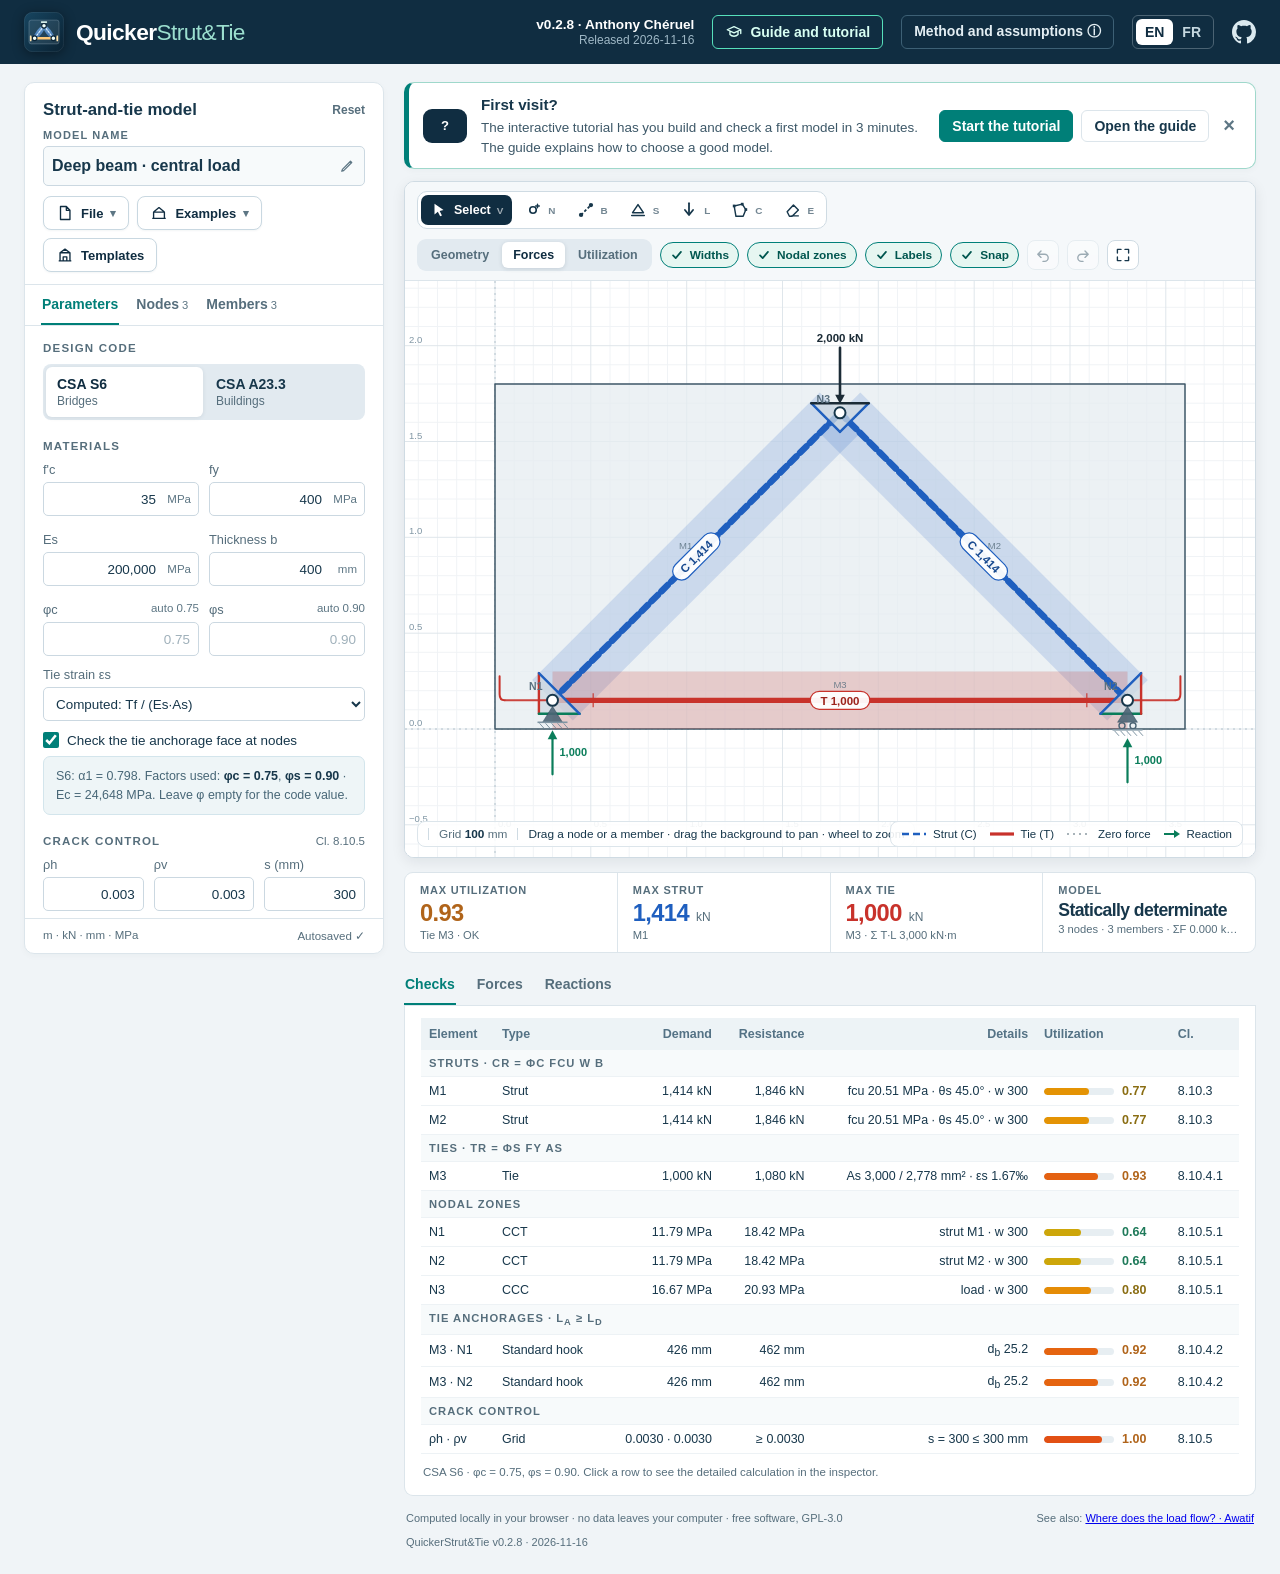
<file: index.html>
<!doctype html>
<!-- QuickerStrut&Tie · © 2026 Anthony Chéruel · SPDX-License-Identifier: GPL-3.0-or-later -->
<html lang="fr">
<head>
  <meta charset="UTF-8"><meta name="viewport" content="width=device-width,initial-scale=1">
  <title>QuickerStrut&amp;Tie · Strut-and-tie models</title>
  <meta name="description" content="Interactive 2D strut-and-tie models checked to CSA S6 and CSA A23.3, computed in your browser.">
  <meta property="og:title" content="QuickerStrut&amp;Tie · Strut-and-tie models"><meta property="og:description" content="Draw a 2D strut-and-tie model, drag its nodes and see forces and CSA S6 / A23.3 checks update live."><meta name="theme-color" content="#102d41">
  <link rel="icon" href="data:image/svg+xml,%3Csvg xmlns=%22http://www.w3.org/2000/svg%22 viewBox=%220 0 64 64%22%3E%3Cdefs%3E%3ClinearGradient id=%22t%22 x1=%220%22 y1=%220%22 x2=%221%22 y2=%221%22%3E%3Cstop offset=%220%22 stop-color=%22%23174560%22/%3E%3Cstop offset=%221%22 stop-color=%22%230a2233%22/%3E%3C/linearGradient%3E%3ClinearGradient id=%22s%22 x1=%220%22 y1=%220%22 x2=%220%22 y2=%221%22%3E%3Cstop offset=%220%22 stop-color=%22%238cc6ff%22 stop-opacity=%22.75%22/%3E%3Cstop offset=%221%22 stop-color=%22%234f8fe6%22 stop-opacity=%22.55%22/%3E%3C/linearGradient%3E%3C/defs%3E%3Crect width=%2264%22 height=%2264%22 rx=%2214%22 fill=%22url(%23t)%22/%3E%3Crect x=%22.5%22 y=%22.5%22 width=%2263%22 height=%2263%22 rx=%2213.5%22 fill=%22none%22 stroke=%22%23fff%22 stroke-opacity=%22.12%22/%3E%3Crect x=%228%22 y=%2213%22 width=%2248%22 height=%2238%22 rx=%223.5%22 fill=%22%23cfe3ec%22 fill-opacity=%22.1%22 stroke=%22%23cfe3ec%22 stroke-opacity=%22.32%22 stroke-width=%221.2%22/%3E%3Cpath d=%22M33.9 23.4Q29.9 36.1 18.9 43.4L15.1 40.6Q19.1 27.9 30.1 20.6ZM30.1 23.4Q34.1 36.1 45.1 43.4L48.9 40.6Q44.9 27.9 33.9 20.6Z%22 fill=%22url(%23s)%22/%3E%3Cpath d=%22M32 22L17 42M32 22L47 42%22 stroke=%22%23d6ecff%22 stroke-width=%221.8%22 stroke-dasharray=%223.2 2.2%22 stroke-linecap=%22round%22/%3E%3Crect x=%2227%22 y=%2214.8%22 width=%2210%22 height=%222.6%22 rx=%22.9%22 fill=%22%23e8fff8%22 fill-opacity=%22.9%22/%3E%3Crect x=%2211.5%22 y=%2240%22 width=%2241%22 height=%224%22 rx=%221.3%22 fill=%22%23ffc978%22/%3E%3Crect x=%229.4%22 y=%2237.4%22 width=%222.6%22 height=%229.2%22 rx=%22.8%22 fill=%22%23ffe3ad%22/%3E%3Crect x=%2252%22 y=%2237.4%22 width=%222.6%22 height=%229.2%22 rx=%22.8%22 fill=%22%23ffe3ad%22/%3E%3Cg fill=%22%23f2fffb%22 stroke=%22%230b2436%22 stroke-width=%221.8%22%3E%3Ccircle cx=%2232%22 cy=%2222%22 r=%223.7%22/%3E%3Ccircle cx=%2217%22 cy=%2242%22 r=%223.7%22/%3E%3Ccircle cx=%2247%22 cy=%2242%22 r=%223.7%22/%3E%3C/g%3E%3C/svg%3E">
  <style>
@charset "UTF-8";
/* SPDX-License-Identifier: GPL-3.0-or-later */
/* QuickerStrut&Tie — design tokens and layout. */
:root{
  --navy:#102d41;--navy-2:#0b2436;--navy-3:#061520;--ink:#17374b;--muted:#566e7c;--axis:#5d7684;
  --line:#dce5eb;--paper:#fff;--bg:#f0f4f7;--teal:#007f78;--mint:#56e0bb;--mint-soft:#d9f5eb;
  --amber:#b66c16;--ok:#1f7a5a;--warn:#9a6a12;--bad:#b23a2a;
  --strut:#1f5fbf;--tie:#c8322b;--edge:#cfdbe3;
  --shadow:0 2px 7px #15354a08;--radius:10px;
  font-family:"Segoe UI",Inter,Roboto,Arial,sans-serif;color:var(--ink);font-size:16px;
}
*{box-sizing:border-box}
html,body{margin:0;background:var(--bg)}
body{min-height:100vh}
button,input,select{font:inherit}
button{cursor:pointer;border:1px solid var(--line);background:#fff;color:var(--ink);border-radius:6px;padding:7px 12px;font-size:.875rem;font-weight:600;transition:background .15s,border-color .15s,color .15s}
button:hover:not(:disabled){background:#eef5f7}
button:disabled{opacity:.4;cursor:default}
button:focus-visible,input:focus-visible,select:focus-visible,[tabindex]:focus-visible{outline:3px solid var(--teal);outline-offset:2px}
input,select{width:100%;min-height:34px;border:1px solid #cbd8e1;border-radius:5px;background:#fff;color:var(--ink);padding:5px 8px;font-size:.84rem;font-variant-numeric:tabular-nums}
input.num{text-align:right}
input::placeholder{color:#9fb0ba}
input.num-err{border-color:#ba3838;background:#fff6f4}
input[type=checkbox]{width:16px;min-height:16px;accent-color:var(--teal);margin:0}
label{font-size:.875rem}
small{font-size:.75rem}
.hidden{display:none!important}
.sr-only{position:absolute;width:1px;height:1px;overflow:hidden;clip:rect(0 0 0 0);white-space:nowrap}
kbd{font:600 .6875rem "Segoe UI",Arial,sans-serif;color:var(--axis);border:1px solid #dbe5eb;border-radius:4px;padding:1px 5px;background:#f7fafb}

/* ---------- Top bar ---------- */
.topbar{height:64px;background:var(--navy);color:#fff;display:flex;align-items:center;justify-content:space-between;padding:0 24px;gap:16px}
.brand{display:flex;align-items:center;gap:12px;font-size:1.42rem;font-weight:650;letter-spacing:-.6px;white-space:nowrap}
.brand>div>span{font-weight:350;color:#9cdfcf}
.brand-logo{display:block;flex:none;width:40px;height:40px;filter:drop-shadow(0 2px 6px #0006)}
.top-warning{display:flex;align-items:center;gap:9px;margin:0;padding:6px 14px;border:1px solid #2f5268;border-radius:999px;color:#c9dbe4;font-size:.78rem;background:#0e2839}
.warning-symbol{width:15px;height:15px;border:1px solid #d7b25c;border-radius:50%;text-align:center;line-height:13px;color:#e9c46a;font-weight:bold;font-size:.625rem;flex:none}
.header-right{display:flex;gap:18px;align-items:center}
.release-info{display:flex;flex-direction:column;align-items:flex-end;line-height:1.2}
.release-info b{font-size:.85rem}
.release-info small{color:#9fb8c6}
.method-open{background:transparent;border-color:#3d6075;color:#e3eef3}
.method-open:hover:not(:disabled){background:#173a50}
.language{display:flex;border:1px solid #4b6373;border-radius:6px;padding:3px}
.language button{padding:5px 9px;border:0;background:transparent;color:#c5d8e0}
.language button.selected{background:#fff;color:var(--navy)}
.language button:hover:not(.selected){background:#1b3d52}
.github-link{color:#dbe9ef;display:flex}
.github-link svg{width:24px;height:24px}
.guide-open{display:inline-flex;align-items:center;gap:7px;border-color:#56e0bb;color:#d8fff3}
.guide-open svg{width:18px;height:18px}

/* ---------- Workspace ---------- */
.workspace{display:grid;grid-template-columns:360px minmax(0,1fr);gap:20px;max-width:1880px;margin:0 auto;padding:18px 24px 12px}
.inputs{align-self:start;position:sticky;top:14px;z-index:20;background:#fff;border:1px solid var(--line);border-radius:var(--radius);box-shadow:var(--shadow);max-height:calc(100vh - 28px);display:flex;flex-direction:column;min-width:0}
.panel-heading{display:flex;align-items:center;justify-content:space-between;padding:16px 18px 8px}
h1{font-size:1.05rem;margin:0;font-weight:650}
.text-button{border:0;padding:4px 0;background:none;color:var(--muted);font-size:.75rem}
.text-button:hover:not(:disabled){background:none;color:var(--teal)}
.project-bar{padding:0 18px 12px;display:flex;flex-direction:column;gap:10px;border-bottom:1px solid var(--line)}
.pn-label{display:block;font-size:.6875rem;letter-spacing:1.1px;font-weight:700;color:var(--muted);text-transform:uppercase;margin-bottom:5px}
.pn-wrap{position:relative;display:block}
.pn-wrap input{font-weight:650;font-size:1rem;background:#f7fafb;padding-right:30px;min-height:40px}
.pn-pencil{position:absolute;right:9px;top:11px;width:17px;height:17px;color:var(--axis);pointer-events:none}
.dirty{font-size:.7rem;color:var(--amber);margin-left:6px}
.project-actions{display:flex;gap:8px;flex-wrap:wrap}
.qst-menu{position:relative}
.menu-button{display:inline-flex;align-items:center;gap:7px;padding:7px 12px;border:1px solid #c9d8e1;border-radius:8px;background:#fff;color:var(--navy);font-size:.8125rem;font-weight:650;box-shadow:0 1px 2px #15354a0d}
.menu-button:hover{border-color:#8fb2c2;background:#f6fafb}
.qst-menu.open>.menu-button{border-color:var(--teal);background:#eefaf6;color:#00564f}
.menu-button .caret{font-size:.7rem;color:var(--axis);transition:transform .15s}
.qst-menu.open .caret{transform:rotate(180deg)}
.mi-ico{width:18px;height:18px;flex:none}
.menu-pop{display:none;position:absolute;z-index:60;left:0;top:calc(100% + 6px);min-width:300px;max-height:680px;overflow-y:auto;scrollbar-width:thin;padding:6px;background:#fff;border:1px solid #d3e0e7;border-radius:11px;box-shadow:0 10px 24px #0b1e2b26}
.qst-menu.open>.menu-pop{display:block;animation:menuIn .14s ease-out}
@keyframes menuIn{from{opacity:0;transform:translateY(-4px)}to{opacity:1;transform:none}}
.menu-pop button{display:flex;align-items:center;gap:11px;width:100%;padding:8px 10px;border:0;border-radius:8px;background:none;color:var(--ink);text-align:left;font-size:.8125rem}
.menu-pop button:hover:not(:disabled),.menu-pop button:focus-visible{background:#eef6f8;outline:none}
.menu-pop button .mi-ico{color:var(--teal)}
.mi-text{display:flex;flex-direction:column;flex:1;min-width:0}
.mi-text b{font-weight:650}
.mi-text small{color:var(--muted);font-weight:400}
.menu-sep{height:1px;background:var(--line);margin:5px 4px}
.ex-thumb{width:58px;height:34px;flex:none;border-radius:6px;background:#fff;border:1px solid var(--line);display:block}
.input-tabs{display:flex;padding:0 16px;border-bottom:1px solid var(--line);gap:16px}
.input-tabs button,.view-tabs button{border:0;border-radius:0;background:none;padding:11px 1px;color:var(--muted);border-bottom:2px solid transparent}
.input-tabs button:hover,.view-tabs button:hover{background:none!important;color:var(--ink)}
.input-tabs button.active,.view-tabs button.active{color:var(--teal);border-bottom-color:var(--teal)}
.input-tabs .count{font-size:.7rem;color:var(--axis);font-weight:500;margin-left:3px}
#input-content{padding:16px 18px 18px;overflow:auto;scrollbar-width:thin;min-height:0}
.section-label{font-size:.72rem;letter-spacing:1.2px;font-weight:700;margin:20px 0 10px;color:var(--muted);text-transform:uppercase;display:flex;align-items:center;justify-content:space-between}
.section-label:first-child{margin-top:0}
.field{display:block;margin-bottom:11px}
.field>span{display:flex;justify-content:space-between;margin-bottom:5px;color:var(--muted);font-size:.8rem}
.field>span em{font-style:normal;color:var(--axis);font-size:.72rem}
.field-row{display:grid;grid-template-columns:1fr 1fr;gap:10px}
.field-row.three{grid-template-columns:1fr 1fr 1fr}
.unit-wrap{position:relative;display:block}
.unit-wrap input{padding-right:42px}
.unit-wrap i{position:absolute;right:8px;top:50%;transform:translateY(-50%);font-style:normal;font-size:.72rem;color:var(--axis);pointer-events:none}
.segmented{display:inline-flex;padding:3px;background:#e2eaf0;border-radius:8px;gap:2px}
.segmented button{border:0;background:transparent;padding:6px 12px;white-space:nowrap}
.segmented button.active{background:#fff;box-shadow:0 1px 4px #20374718;color:var(--navy)}
.segmented.full{display:flex}
.segmented.full button{flex:1}
.code-card{display:flex;flex-direction:column;gap:2px;text-align:left;padding:9px 11px!important}
.code-card small{font-weight:400;color:var(--muted)}
.note{padding:10px 12px;background:#eef5f7;border:1px solid #d3e5ec;border-radius:7px;font-size:.78rem;line-height:1.5;color:#486777}
.note b{color:var(--ink)}
.toggle-row{display:flex;align-items:center;gap:8px;font-size:.84rem;margin:8px 0}
.add-button{width:100%;border-style:dashed;color:var(--teal);margin:6px 0 4px}
.rows{display:flex;flex-direction:column;gap:8px}
.row-card{border:1px solid var(--line);border-radius:8px;padding:8px 9px;display:grid;gap:6px;transition:border-color .15s,box-shadow .15s;background:#fff}
.row-card.selected{border-color:var(--teal);box-shadow:0 0 0 2px #56e0bb55}
.row-card:hover{border-color:#b9cdd8}
.row-line{display:grid;gap:6px;align-items:center}
.row-node-1{grid-template-columns:44px 1fr 1fr 26px}
.row-node-2{grid-template-columns:1.25fr 1fr 1fr 0.9fr}
.row-mem-1{grid-template-columns:44px 1fr 1fr 1fr 26px}
.row-mem-2{grid-template-columns:0.75fr 1.45fr 1fr}
.row-card input,.row-card select{min-height:30px;padding:3px 6px;font-size:.8rem}
.row-card .mini{font-size:.62rem;color:var(--axis);display:block;margin:0 0 2px 2px;letter-spacing:.3px}
.tag{display:inline-flex;align-items:center;justify-content:center;height:24px;border-radius:6px;font-weight:700;font-size:.78rem;color:var(--navy);background:#eaf1f5;cursor:pointer}
.tag.strut{background:#e3eefe;color:#17498f}
.tag.tie{background:#fde8e6;color:#9c231c}
.tag.zero{background:#eef1f3;color:#71818b}
.del{border:0;background:none;color:#97a9b4;font-size:1.05rem;padding:0;height:26px}
.del:hover:not(:disabled){color:var(--bad);background:none}
.bars-pick{display:grid;grid-template-columns:42px 10px minmax(62px,1fr);align-items:center;gap:3px}
.bars-row{grid-template-columns:1.6fr 1fr}
.bars-pick b{text-align:center;color:var(--axis);font-weight:400}
.input-footer{padding:10px 18px;border-top:1px solid var(--line);color:var(--muted);font-size:.72rem;display:flex;justify-content:space-between;gap:8px}

/* ---------- Tutorial strip ---------- */
.coach{display:flex;align-items:center;gap:14px;margin-bottom:12px;padding:11px 14px;background:#fff;border:1px solid #9fd8cb;border-left:5px solid var(--teal);border-radius:var(--radius);box-shadow:var(--shadow)}
.coach.done{border-color:#7fcf9f;border-left-color:var(--ok);background:#f4fbf7}
.coach-n{flex:none;min-width:44px;height:34px;padding:0 8px;border-radius:9px;background:var(--navy);color:#fff;font-weight:700;font-size:.82rem;display:flex;align-items:center;justify-content:center}
.coach-text{flex:1;min-width:0;display:flex;flex-direction:column;gap:2px;font-size:.84rem;line-height:1.45}
.coach-text b{font-size:.95rem}
.coach-text span{color:#3d5868}
.coach-text span b{font-size:inherit;color:var(--ink)}
.coach-actions{display:flex;align-items:center;gap:8px;flex:none}
.coach-ok{color:var(--ok);font-weight:700;font-size:.8rem;white-space:nowrap}
.coach-x{border:0;background:none;font-size:1.25rem;color:var(--axis);padding:2px 6px}
.coach-target{outline:3px solid var(--teal)!important;outline-offset:2px;animation:coachPulse 1.2s ease-in-out infinite}
@keyframes coachPulse{50%{outline-offset:5px;outline-color:#56e0bb}}

/* ---------- Stage (canvas) ---------- */
.results{min-width:0;display:flex;flex-direction:column}
.stage{background:#fff;border:1px solid var(--edge);border-radius:var(--radius);color:var(--ink);overflow:hidden;box-shadow:0 4px 14px #0b1e2b14;position:relative;isolation:isolate}
.stage-top{display:flex;align-items:center;justify-content:space-between;gap:10px;padding:9px 12px;border-bottom:1px solid var(--line);background:#f5f8fa;flex-wrap:wrap}
.toolbox{display:flex;gap:3px;padding:3px;background:#fff;border:1px solid var(--edge);border-radius:10px}
.tool{display:flex;align-items:center;gap:6px;border:0;background:transparent;color:var(--ink);padding:6px 9px;border-radius:7px;font-size:.78rem;position:relative}
.tool svg{width:18px;height:18px}
.tool:hover:not(:disabled){background:#e8f0f4}
.tool.active,.tool.active:hover{background:var(--navy);color:#fff}
.tool .k{font-size:.62rem;opacity:.6;font-weight:700}
.tool .tl{display:none}
.tool.active .tl{display:inline}
.stage-right{display:flex;align-items:center;gap:8px;flex-wrap:wrap}
.mode-seg{display:inline-flex;padding:3px;background:#e2eaf0;border-radius:9px;gap:2px}
.mode-seg button{border:0;background:transparent;color:var(--muted);padding:6px 11px;font-size:.78rem;border-radius:6px}
.mode-seg button:hover:not(:disabled){background:#d3dfe7;color:var(--ink)}
.mode-seg button.active{background:#fff;color:var(--navy);box-shadow:0 1px 4px #20374726}
.chip{display:inline-flex;align-items:center;gap:6px;border:1px solid var(--edge);background:#fff;color:var(--muted);padding:5px 9px;border-radius:999px;font-size:.74rem;font-weight:600}
.chip:hover:not(:disabled){background:#eef5f7;color:var(--ink)}
.chip[aria-pressed=true]{border-color:var(--teal);color:#00564f;background:#e6f6f1}
.chip svg{width:14px;height:14px}
.icon-chip{width:32px;height:30px;padding:0;display:inline-flex;align-items:center;justify-content:center;border:1px solid var(--edge);background:#fff;color:var(--ink);border-radius:8px}
.icon-chip:hover:not(:disabled){background:#eef5f7}
.icon-chip svg{width:16px;height:16px}
.canvas-wrap{position:relative;height:clamp(460px,64vh,820px);touch-action:none;background:#fff}
#canvas{position:absolute;inset:0;width:100%;height:100%;display:block;user-select:none;-webkit-user-select:none}
#canvas text{font-family:"Segoe UI",Inter,Roboto,Arial,sans-serif}
#canvas.tool-select{cursor:default}
#canvas.tool-node,#canvas.tool-member,#canvas.tool-outline{cursor:crosshair}
#canvas.tool-support,#canvas.tool-load,#canvas.tool-erase{cursor:pointer}
#canvas.panning{cursor:grabbing!important}
#canvas .hit-node,#canvas .hit-member{cursor:pointer}
#canvas.tool-select .hit-node{cursor:grab}
#canvas.dragging,#canvas.dragging *{cursor:grabbing!important}
.hud{position:absolute;left:12px;bottom:10px;display:flex;gap:10px;align-items:center;font-size:.74rem;color:var(--muted);pointer-events:none;font-variant-numeric:tabular-nums;flex-wrap:wrap;max-width:calc(100% - 340px);background:#ffffffe6;border:1px solid var(--line);padding:5px 10px;border-radius:8px}
.hud b{color:var(--ink);font-weight:600}
.hud .hint{color:var(--ink)}
.hud .sep{width:1px;height:12px;background:var(--edge)}
.legend-hud{position:absolute;right:12px;bottom:10px;display:flex;gap:12px;align-items:center;font-size:.72rem;color:var(--ink);background:#ffffffe6;border:1px solid var(--line);padding:6px 10px;border-radius:8px}
.legend-hud span{display:inline-flex;align-items:center;gap:6px}
.legend-hud svg{display:block}
.grad{width:110px;height:8px;border-radius:4px;background:linear-gradient(90deg,#2f9e6e 0%,#7ab034 40%,#e2a300 70%,#e8730c 90%,#d92d20 100%)}
.banner{position:absolute;left:14px;top:12px;max-width:min(640px,calc(100% - 360px));padding:8px 14px;border-radius:9px;font-size:.8rem;line-height:1.4;display:flex;gap:9px;align-items:flex-start;box-shadow:0 6px 16px #0b1e2b26;z-index:3}
.banner.bad{background:#fdeceaf5;border:1px solid #e0a39a;color:#7a1f14}
.banner.warn{background:#fff6e0f5;border:1px solid #e2c275;color:#6b4a00}
.banner b{color:inherit}
.empty-hint{position:absolute;inset:0;display:flex;align-items:center;justify-content:center;pointer-events:none}
.empty-hint div{background:#fffffff0;border:1px dashed #9fb4c0;border-radius:12px;padding:18px 22px;color:var(--muted);font-size:.85rem;line-height:1.6;max-width:420px;text-align:center}
.empty-hint b{color:var(--teal)}
.tooltip{position:absolute;pointer-events:none;z-index:5;background:#fff;color:var(--ink);border:1px solid var(--edge);border-radius:8px;padding:7px 10px;font-size:.75rem;line-height:1.45;box-shadow:0 8px 20px #0b1e2b2e;min-width:150px;font-variant-numeric:tabular-nums}
.tooltip b{font-weight:700}
.tooltip .tt-head{display:flex;justify-content:space-between;gap:10px;margin-bottom:3px}
.tooltip .tt-row{display:flex;justify-content:space-between;gap:14px;color:var(--muted)}
.tooltip .tt-row span:last-child{color:var(--ink);font-weight:600}

/* Inspector */
.inspector{position:absolute;right:12px;top:12px;width:318px;max-height:calc(100% - 64px);overflow:auto;background:#fcfdfef7;color:var(--ink);border-radius:12px;box-shadow:0 12px 30px #0b1e2b33;border:1px solid var(--edge);z-index:4;scrollbar-width:thin;animation:insIn .16s ease-out}
@keyframes insIn{from{opacity:0;transform:translateY(-6px) scale(.98)}to{opacity:1;transform:none}}
.ins-head{display:flex;align-items:center;gap:10px;padding:12px 14px 10px;border-bottom:1px solid var(--line);position:sticky;top:0;background:#f9fcfd;z-index:1}
.ins-badge{width:34px;height:34px;border-radius:9px;display:flex;align-items:center;justify-content:center;font-weight:800;font-size:.8rem;color:#fff;background:var(--navy);flex:none}
.ins-badge.strut{background:var(--strut)}
.ins-badge.tie{background:var(--tie)}
.ins-badge.zero{background:#7f909a}
.ins-title{flex:1;min-width:0}
.ins-title b{display:block;font-size:.95rem}
.ins-title small{color:var(--muted)}
.ins-close{border:0;background:none;font-size:1.25rem;color:var(--axis);padding:2px 6px}
.ins-body{padding:12px 14px 14px}
.ins-body .field{margin-bottom:9px}
.ins-body .field>span{font-size:.74rem}
.ins-body input,.ins-body select{min-height:32px}
.ins-result{margin-top:10px;border-radius:9px;background:#fff;border:1px solid var(--line);overflow:hidden}
.ins-result .big{display:flex;align-items:baseline;justify-content:space-between;padding:10px 12px;border-bottom:1px solid var(--line)}
.ins-result .big b{font-size:1.45rem;letter-spacing:-.5px;font-variant-numeric:tabular-nums}
.ins-result .big small{color:var(--muted)}
.kv{display:grid;grid-template-columns:1fr auto;gap:4px 10px;padding:9px 12px;font-size:.78rem;font-variant-numeric:tabular-nums}
.kv span:nth-child(odd){color:var(--muted)}
.kv span:nth-child(even){text-align:right;font-weight:600}
.steps{margin:0;padding:9px 12px 11px;border-top:1px solid var(--line);font-size:.74rem;line-height:1.65;color:#3d5868;background:#fbfdfe}
.steps div{white-space:normal}
.steps .eq{font-family:Cambria,"Cambria Math","Times New Roman",serif;font-size:.86rem;color:var(--ink)}
.steps .cl{float:right;color:var(--axis);font-size:.68rem}
.ubar{position:relative;height:8px;border-radius:4px;background:#e7eef2;overflow:hidden;margin:2px 12px 10px}
.ubar i{position:absolute;left:0;top:0;bottom:0;border-radius:4px}
.status{display:inline-flex;align-items:center;gap:5px;font-size:.72rem;font-weight:700;padding:2px 8px;border-radius:999px}
.status.ok{background:#dff5ea;color:var(--ok)}
.status.warn{background:#fdf0d5;color:var(--warn)}
.status.bad{background:#fde4df;color:var(--bad)}
.status.na{background:#eef1f3;color:#71818b}
.ins-hint{font-size:.74rem;color:var(--muted);line-height:1.5;margin-top:8px}

/* ---------- Metrics and results ---------- */
.metrics{display:grid;grid-template-columns:repeat(4,1fr);gap:1px;background:var(--line);border:1px solid var(--line);border-radius:9px;overflow:hidden;margin-top:14px}
.metric{background:#fff;padding:11px 15px;border:0;border-radius:0;text-align:left;min-width:0;font-weight:400}
button.metric:hover:not(:disabled){background:#f6fafb}
.metric-label{font-size:.6875rem;letter-spacing:.8px;font-weight:650;text-transform:uppercase;color:var(--muted)}
.metric-value{display:flex;gap:7px;align-items:baseline;margin-top:4px;font-size:1.48rem;font-weight:650;font-variant-numeric:tabular-nums;letter-spacing:-.6px}
.metric-value small{font-size:.75rem;font-weight:400;letter-spacing:0;color:var(--muted)}
.metric-location{font-size:.7rem;color:var(--muted);margin-top:2px;white-space:nowrap;overflow:hidden;text-overflow:ellipsis}
.chart-toolbar{display:flex;align-items:center;justify-content:space-between;margin-top:12px;border-bottom:1px solid var(--line);gap:8px;flex-wrap:wrap}
.view-tabs{display:flex;gap:20px}
.result-view{background:#fff;border:1px solid var(--line);border-top:0;border-radius:0 0 9px 9px;padding:12px 16px 14px;margin-bottom:10px}
.table-scroll{overflow:auto}
table{border-collapse:collapse;width:100%;font-size:.78rem;font-variant-numeric:tabular-nums;white-space:nowrap}
th{text-align:right;padding:9px 8px;background:#edf3f6;color:#547285;font-weight:600;position:sticky;top:0}
th:first-child,td:first-child,th.l,td.l{text-align:left}
td{text-align:right;padding:7px 8px;border-bottom:1px solid #edf2f5}
tbody tr{cursor:pointer}
tbody tr:hover td{background:#f5fafb}
tbody tr.selected td{background:#e6f7f1}
tr.group td{background:#f7fafb;color:var(--muted);font-weight:700;font-size:.7rem;letter-spacing:1px;text-transform:uppercase;cursor:default;text-align:left}
td .cell-ubar{display:inline-block;vertical-align:middle;width:70px;height:7px;background:#e7eef2;border-radius:4px;overflow:hidden;margin-right:8px;position:relative}
td .cell-ubar i{position:absolute;left:0;top:0;bottom:0;border-radius:4px}
.table-note{font-size:.72rem;color:var(--muted);margin:10px 2px 0;line-height:1.5}
.result-footer{display:flex;justify-content:space-between;font-size:.6875rem;color:var(--muted);padding:6px 2px 14px;gap:12px;flex-wrap:wrap}

/* ---------- Dialogs ---------- */
dialog{border:0;border-radius:14px;padding:0;box-shadow:0 20px 50px #0b1e2b55;max-width:min(860px,calc(100vw - 24px));width:860px;color:var(--ink)}
dialog::backdrop{background:#061520aa;backdrop-filter:blur(2px)}
.dlg-head{display:flex;align-items:center;gap:12px;padding:16px 20px;border-bottom:1px solid var(--line);position:sticky;top:0;background:#fff}
.dlg-head b{display:block;font-size:1.05rem}
.dlg-head small{color:var(--muted)}
.dlg-head .ins-close{margin-left:auto}
.dlg-body{padding:6px 24px 22px;max-height:72vh;overflow:auto;font-size:.88rem;line-height:1.6}
.dlg-body h3{font-size:.95rem;margin:18px 0 6px;color:var(--navy)}
.dlg-body .eq{font-family:Cambria,"Cambria Math","Times New Roman",serif;font-size:1rem;background:#f4f8fa;border-radius:7px;padding:8px 12px;margin:6px 0;display:block}
.dlg-body table{white-space:normal}
.dlg-body td,.dlg-body th{text-align:left}
.dlg-actions{display:flex;justify-content:flex-end;gap:8px;padding:12px 20px;border-top:1px solid var(--line)}
.primary{background:var(--teal);border-color:var(--teal);color:#fff}
.primary:hover:not(:disabled){background:#006a64}
.toast{position:fixed;left:50%;bottom:22px;transform:translateX(-50%) translateY(20px);background:var(--navy);color:#fff;padding:10px 16px;border-radius:9px;font-size:.84rem;box-shadow:0 10px 26px #0006;opacity:0;transition:all .25s;z-index:200;pointer-events:none}
.toast.show{opacity:1;transform:translateX(-50%) translateY(0)}

/* ---------- Guide dialog ---------- */
.guide-start{display:flex;align-items:center;justify-content:space-between;gap:14px;margin:14px 24px 0;padding:12px 14px;background:#eefaf6;border:1px solid #9fd8cb;border-radius:10px}
.guide-start b{display:block}
.guide-start small{color:var(--muted)}
.guide-body ol,.guide-body ul{padding-left:22px;margin:6px 0}
.guide-body li{margin:5px 0}
.guide-body .in-tool{display:block;color:#00564f;font-size:.82rem}

/* ---------- Templates dialog ---------- */
.tpl-dialog{width:1040px}
.tpl-body{display:grid;grid-template-columns:330px minmax(0,1fr);gap:16px;padding:14px 18px;max-height:72vh;overflow:auto}
.tpl-kinds{display:flex;flex-direction:column;gap:6px;margin-bottom:12px}
.tpl-kind{display:flex;flex-direction:column;align-items:flex-start;text-align:left;gap:2px;padding:9px 11px;border-radius:9px}
.tpl-kind small{font-weight:400;color:var(--muted)}
.tpl-kind.active{border-color:var(--teal);background:#eefaf6;box-shadow:0 0 0 2px #56e0bb44}
.tpl-form .field{margin-bottom:8px}
.tpl-preview{display:flex;flex-direction:column;gap:10px;min-width:0}
.tpl-svg{border:1px solid var(--line);border-radius:10px;overflow:hidden;background:#fff}
.tpl-svg svg{width:100%;height:auto;display:block}
.tpl-info{font-size:.8rem;color:var(--muted);line-height:1.55}
.tpl-info b{color:var(--ink)}
.tpl-info .bad{color:var(--bad)}

/* ---------- Responsive ---------- */
@media (max-width:1380px){.top-warning{display:none}}
@media (max-width:1180px){
  .workspace{grid-template-columns:1fr;padding:12px}
  .inputs{position:static;max-height:none;order:2}
  .metrics{grid-template-columns:repeat(2,1fr)}
  .inspector{width:290px}
}
@media (max-width:760px){
  .tpl-body{grid-template-columns:1fr}
  .topbar{padding:0 10px;gap:8px;height:56px}.brand{gap:8px;font-size:1rem}.brand-logo{width:30px;height:30px}
  .release-info,.method-open .lbl{display:none}
  .coach,.coach-actions{flex-wrap:wrap}.coach-actions{max-width:100%}.tool.active .tl{display:none}
  .header-right{gap:6px}.method-open{padding:5px 7px}.language button{padding:4px 6px}.github-link svg{width:20px;height:20px}
  .canvas-wrap{height:68vh}
  .inspector{left:8px;right:8px;width:auto;top:auto;bottom:44px;max-height:48%}
  .hud{max-width:100%}.legend-hud{display:none}
  .banner{max-width:calc(100% - 20px)}
  .tool .k{display:none}
  .metrics{grid-template-columns:1fr 1fr}
}
@media (max-width:360px){.topbar .brand-logo{display:none}}
/* ---------- Galaxy Z Fold 8 unfolded in landscape (~816 × 536 CSS px) and other
   wide, short screens: slim header, narrow side panel that scrolls on its own,
   vertical tool column inside the canvas, canvas sized from the screen height. */
@media (orientation:landscape) and (max-height:620px) and (min-width:700px){
  .topbar{height:46px;padding:0 12px;gap:10px}
  .brand{font-size:1.08rem;gap:8px}
  .brand-logo{width:30px;height:30px}
  .top-warning,.release-info{display:none}
  .header-right{gap:10px}
  .method-open{padding:5px 9px;font-size:.75rem}
  .method-open .lbl{display:none}
  .language button{padding:4px 8px}
  .github-link svg{width:20px;height:20px}
  .workspace{grid-template-columns:250px minmax(0,1fr);gap:10px;padding:8px 10px}
  .inputs{position:sticky;top:8px;order:0;max-height:calc(100svh - 16px)}
  .panel-heading{padding:10px 12px 6px}
  h1{font-size:.95rem}
  .project-bar{padding:0 12px 8px;gap:7px}
  .pn-label{margin-bottom:3px}
  .pn-wrap input{min-height:34px;font-size:.9rem}
  .menu-button{padding:5px 9px;font-size:.75rem}
  .input-tabs{padding:0 10px;gap:10px}
  .input-tabs button{padding:8px 1px;font-size:.78rem}
  #input-content{padding:10px 12px}
  .input-footer{display:none}
  .field-row{gap:7px}
  .row-node-1{grid-template-columns:36px 1fr 1fr 22px}
  .row-mem-1{grid-template-columns:36px 1fr 1fr 1fr 22px}
  .stage-top{padding:6px 8px;gap:6px;flex-wrap:nowrap}
  .stage-right{gap:5px;flex-wrap:nowrap;margin-left:auto}
  .toolbox{position:absolute;left:8px;top:54px;z-index:4;flex-direction:column;gap:2px;padding:3px;box-shadow:0 6px 16px #0b1e2b33}
  .tool{padding:7px;justify-content:center}
  .tool .k,.tool.active .tl{display:none}
  .coach{margin-bottom:8px;padding:7px 10px;gap:10px}
  .coach-text{font-size:.76rem}
  .guide-open .lbl{display:none}
  .mode-seg button{padding:5px 8px;font-size:.72rem}
  .chip{padding:5px 7px}
  .chip .cl{display:none}
  .icon-chip{width:30px;height:28px}
  .canvas-wrap{height:calc(100svh - 46px - 16px - 44px);min-height:300px}
  .hud{left:56px;bottom:6px;font-size:.66rem;gap:7px}
  .hud .hint{display:none}
  .legend-hud{display:none}
  .banner{left:56px;max-width:calc(100% - 320px);font-size:.74rem;padding:6px 10px}
  .inspector{top:8px;right:8px;width:244px;max-height:calc(100% - 16px);font-size:.92em;border-radius:10px}
  .ins-head{padding:9px 11px 8px}
  .ins-badge{width:30px;height:30px}
  .ins-body{padding:9px 11px 11px}
  .ins-result .big b{font-size:1.2rem}
  .steps{font-size:.7rem}
  .bars-row{grid-template-columns:1fr}
  .metrics{margin-top:8px}
  .metric{padding:7px 10px}
  .metric-label{font-size:.62rem;letter-spacing:.3px;white-space:nowrap;overflow:hidden;text-overflow:ellipsis}
  .metric-value{font-size:1.1rem}
  .metric-value>span[style*="1.1rem"]{font-size:.95rem!important}
  .chart-toolbar{margin-top:6px}
  .view-tabs{gap:12px}
  .view-tabs button{padding:8px 1px;font-size:.8rem}
  .result-view{padding:8px 10px 10px}
  dialog{max-height:calc(100svh - 12px)}
  .tpl-body{grid-template-columns:250px minmax(0,1fr);max-height:calc(100svh - 130px);padding:10px}
  .dlg-body{max-height:calc(100svh - 120px)}
}
@media (pointer:coarse){
  .input-tabs button,.view-tabs button{min-height:40px}
  .mode-seg button,.tool{min-height:36px;min-width:36px}
  .chip,.icon-chip{min-height:34px}
  .menu-pop button{min-height:42px}
}
@media (prefers-reduced-motion:reduce){*{animation:none!important;transition:none!important}}

/* ---------- Printed report ---------- */
#report{display:none}
@media print{
  @page{size:letter;margin:14mm}
  body{background:#fff}
  body>*:not(#report){display:none!important}
  #report{display:block;color:#111;font-size:10.5pt;line-height:1.45}
  #report h1{font-size:18pt;margin:0 0 4px}
  #report h2{font-size:12.5pt;margin:16px 0 6px;border-bottom:1.5px solid #102d41;padding-bottom:3px;color:#102d41;break-after:avoid}
  #report .rp-head{display:flex;justify-content:space-between;align-items:flex-end;border-bottom:3px solid #102d41;padding-bottom:8px;margin-bottom:10px}
  #report .rp-brand{font-weight:700;font-size:13pt;color:#102d41}
  #report .rp-brand span{color:#007f78;font-weight:400}
  #report .rp-meta{font-size:9pt;color:#444;text-align:right}
  #report .rp-figure{border:1px solid #ccd6dd;border-radius:6px;padding:4px;break-inside:avoid}
  #report .rp-figure svg{width:100%;height:auto;display:block}
  #report table{font-size:8.6pt;white-space:normal;break-inside:auto}
  #report th{background:#e9eff3!important;color:#223;position:static;-webkit-print-color-adjust:exact;print-color-adjust:exact}
  #report td{padding:4px 6px}
  #report tr{break-inside:avoid}
  #report .rp-calc td,#report .rp-calc th{text-align:left;vertical-align:top}
  #report .rp-calc td:last-child{text-align:right;white-space:nowrap}
  #report .rp-eq{font-family:Cambria,"Times New Roman",serif}
  #report .rp-ok{color:#1f7a5a;font-weight:700}
  #report .rp-bad{color:#b23a2a;font-weight:700}
  #report .rp-disclaimer{margin-top:14px;padding:8px 10px;border:1px solid #d7b25c;background:#fff8e6!important;font-size:8.8pt;-webkit-print-color-adjust:exact;print-color-adjust:exact}
  #report .rp-grid{display:grid;grid-template-columns:1fr 1fr;gap:4px 18px;font-size:9.5pt}
}

</style>
</head>
<body>
<header class="topbar">
  <div class="brand"><svg class="brand-logo" viewBox="0 0 64 64" width="40" height="40" aria-hidden="true"><defs><linearGradient id="qst-tile-top" x1="0" y1="0" x2="1" y2="1"><stop offset="0" stop-color="#174560"/><stop offset="1" stop-color="#0a2233"/></linearGradient><linearGradient id="qst-strut-top" x1="0" y1="0" x2="0" y2="1"><stop offset="0" stop-color="#8cc6ff" stop-opacity=".75"/><stop offset="1" stop-color="#4f8fe6" stop-opacity=".55"/></linearGradient></defs><rect width="64" height="64" rx="14" fill="url(#qst-tile-top)"/><rect x=".5" y=".5" width="63" height="63" rx="13.5" fill="none" stroke="#fff" stroke-opacity=".12"/><rect x="8" y="13" width="48" height="38" rx="3.5" fill="#cfe3ec" fill-opacity=".1" stroke="#cfe3ec" stroke-opacity=".32" stroke-width="1.2"/><path d="M33.9 23.4Q29.9 36.1 18.9 43.4L15.1 40.6Q19.1 27.9 30.1 20.6ZM30.1 23.4Q34.1 36.1 45.1 43.4L48.9 40.6Q44.9 27.9 33.9 20.6Z" fill="url(#qst-strut-top)"/><path d="M32 22L17 42M32 22L47 42" stroke="#d6ecff" stroke-width="1.8" stroke-dasharray="3.2 2.2" stroke-linecap="round"/><rect x="27" y="14.8" width="10" height="2.6" rx=".9" fill="#e8fff8" fill-opacity=".9"/><rect x="11.5" y="40" width="41" height="4" rx="1.3" fill="#ffc978"/><rect x="9.4" y="37.4" width="2.6" height="9.2" rx=".8" fill="#ffe3ad"/><rect x="52" y="37.4" width="2.6" height="9.2" rx=".8" fill="#ffe3ad"/><g fill="#f2fffb" stroke="#0b2436" stroke-width="1.8"><circle cx="32" cy="22" r="3.7"/><circle cx="17" cy="42" r="3.7"/><circle cx="47" cy="42" r="3.7"/></g></svg><div>Quicker<span>Strut&amp;Tie</span></div></div>
  <p class="top-warning" role="note"><span class="warning-symbol" aria-hidden="true">!</span><span data-i18n="warning"></span></p>
  <div class="header-right">
    <div class="release-info"><b id="release-version"></b><small id="release-date"></small></div>
    <button id="guide-open" class="method-open guide-open" type="button" data-i18n-title="guideOpen"><svg viewBox="0 0 20 20" aria-hidden="true"><path d="M2.5 7.5L10 4l7.5 3.5L10 11z M5.5 9.2v3.6c1.2 1.3 2.7 1.9 4.5 1.9s3.3-.6 4.5-1.9V9.2 M17.5 7.5v4.2" fill="none" stroke="currentColor" stroke-width="1.5" stroke-linejoin="round" stroke-linecap="round"/></svg><span class="lbl" data-i18n="guideOpen"></span></button>
    <button id="method-open" class="method-open" type="button"><span class="lbl" data-i18n="methodOpen"></span><span aria-hidden="true"> ⓘ</span></button>
    <div class="language" role="group" aria-label="Language / Langue"><button id="lang-en" type="button">EN</button><button id="lang-fr" type="button">FR</button></div>
    <a class="github-link" href="https://github.com/acheruel/QuickerStrut-Tie" target="_blank" rel="noopener noreferrer" title="GitHub · acheruel/QuickerStrut-Tie" aria-label="GitHub · acheruel/QuickerStrut-Tie"><svg viewBox="0 0 16 16" aria-hidden="true"><path fill="currentColor" d="M8 0C3.58 0 0 3.58 0 8c0 3.54 2.29 6.53 5.47 7.59.4.07.55-.17.55-.38 0-.19-.01-.82-.01-1.49-2.01.37-2.53-.49-2.69-.94-.09-.23-.48-.94-.82-1.13-.28-.15-.68-.52-.01-.53.63-.01 1.08.58 1.23.82.72 1.21 1.87.87 2.33.66.07-.52.28-.87.51-1.07-1.78-.2-3.64-.89-3.64-3.95 0-.87.31-1.59.82-2.15-.08-.2-.36-1.02.08-2.12 0 0 .67-.21 2.2.82.64-.18 1.32-.27 2-.27.68 0 1.36.09 2 .27 1.53-1.04 2.2-.82 2.2-.82.44 1.1.16 1.92.08 2.12.51.56.82 1.27.82 2.15 0 3.07-1.87 3.75-3.65 3.95.29.25.54.73.54 1.48 0 1.07-.01 1.93-.01 2.2 0 .21.15.46.55.38A8.013 8.013 0 0016 8c0-4.42-3.58-8-8-8z"/></svg></a>
  </div>
</header>

<main class="workspace">
  <aside class="inputs" aria-label="Model">
    <div class="panel-heading"><h1 data-i18n="model"></h1><button class="text-button" id="reset" type="button" data-i18n="reset"></button></div>
    <div class="project-bar">
      <label for="project-name"><span class="pn-label"><span data-i18n="modelName"></span><span id="dirty" class="dirty"></span></span><span class="pn-wrap"><input id="project-name" maxlength="120" autocomplete="off" spellcheck="false"><svg class="pn-pencil" viewBox="0 0 20 20" aria-hidden="true"><path d="M4 14.5l-.8 2.3 2.3-.8L15 6.5 13.5 5z M12.5 6l1.5 1.5" fill="none" stroke="currentColor" stroke-width="1.4" stroke-linejoin="round"/></svg></span></label>
      <div class="project-actions">
        <div class="qst-menu"><button type="button" class="menu-button" data-menu-toggle aria-haspopup="menu" aria-expanded="false"><svg class="mi-ico" viewBox="0 0 20 20" aria-hidden="true"><path d="M5 2.8h6.5L15.5 7v10.2H5z M11.5 2.8V7h4" fill="none" stroke="currentColor" stroke-width="1.5" stroke-linejoin="round"/></svg><span data-i18n="fileMenu"></span><span class="caret" aria-hidden="true">▾</span></button>
          <div class="menu-pop" role="menu">
            <button type="button" id="new-project" role="menuitem"><svg class="mi-ico" viewBox="0 0 20 20" aria-hidden="true"><path d="M5 2.8h6.5L15.5 7v10.2H5z M10 9v6 M7 12h6" fill="none" stroke="currentColor" stroke-width="1.5" stroke-linejoin="round"/></svg><span class="mi-text"><b data-i18n="newProject"></b><small data-i18n="newProjectSub"></small></span></button>
            <button type="button" id="open-project" role="menuitem"><svg class="mi-ico" viewBox="0 0 20 20" aria-hidden="true"><path d="M2.5 5.5h5l1.6 1.8h8.4v8.7h-15z" fill="none" stroke="currentColor" stroke-width="1.5" stroke-linejoin="round"/></svg><span class="mi-text"><b data-i18n="openProject"></b><small data-i18n="openProjectSub"></small></span><kbd>Ctrl O</kbd></button>
            <button type="button" id="save-project" role="menuitem"><svg class="mi-ico" viewBox="0 0 20 20" aria-hidden="true"><path d="M3.5 3.5h10.5l2.5 2.5v10.5h-13z M6.5 3.5v4h6v-4 M6 16.5v-5h8v5" fill="none" stroke="currentColor" stroke-width="1.5" stroke-linejoin="round"/></svg><span class="mi-text"><b data-i18n="saveProject"></b><small data-i18n="saveProjectSub"></small></span><kbd>Ctrl S</kbd></button>
            <div class="menu-sep" role="separator"></div>
            <button type="button" id="print-report" role="menuitem"><svg class="mi-ico" viewBox="0 0 20 20" aria-hidden="true"><path d="M5.5 7.5V3h9v4.5 M5.5 14H3.5V8h13v6h-2 M5.5 11.5h9V17h-9z" fill="none" stroke="currentColor" stroke-width="1.5" stroke-linejoin="round"/></svg><span class="mi-text"><b data-i18n="report"></b><small data-i18n="reportSub"></small></span><kbd>Ctrl P</kbd></button>
            <button type="button" id="export-svg" role="menuitem"><svg class="mi-ico" viewBox="0 0 20 20" aria-hidden="true"><path d="M3 15l4.5-9 4 6 2-3 3.5 6z" fill="none" stroke="currentColor" stroke-width="1.5" stroke-linejoin="round"/></svg><span class="mi-text"><b data-i18n="exportSvg"></b><small data-i18n="exportSvgSub"></small></span></button>
            <button type="button" id="export-dxf" role="menuitem"><svg class="mi-ico" viewBox="0 0 20 20" aria-hidden="true"><path d="M3.5 16.5V3.5h13v13z M3.5 16.5l13-13 M3.5 3.5l6.5 6.5" fill="none" stroke="currentColor" stroke-width="1.5" stroke-linejoin="round"/></svg><span class="mi-text"><b data-i18n="exportDxf"></b><small data-i18n="exportDxfSub"></small></span></button>
            <button type="button" id="export-pile-menu" role="menuitem"><svg class="mi-ico" viewBox="0 0 20 20" aria-hidden="true"><path d="M4 4h12v4H4z M6.5 8v9 M13.5 8v9 M5 17h3 M12 17h3" fill="none" stroke="currentColor" stroke-width="1.5" stroke-linejoin="round"/></svg><span class="mi-text"><b data-i18n="exportPile"></b><small data-i18n="exportPileSub"></small></span></button>
            <button type="button" id="export-csv" role="menuitem"><svg class="mi-ico" viewBox="0 0 20 20" aria-hidden="true"><rect x="3.5" y="3.5" width="13" height="13" rx="2" fill="none" stroke="currentColor" stroke-width="1.5"/><path d="M3.5 8h13 M3.5 12.3h13 M8 3.5v13" stroke="currentColor" stroke-width="1.3"/></svg><span class="mi-text"><b data-i18n="exportCsv"></b><small data-i18n="exportCsvSub"></small></span></button>
          </div></div>
        <div class="qst-menu"><button type="button" class="menu-button" data-menu-toggle aria-haspopup="menu" aria-expanded="false"><svg class="mi-ico" viewBox="0 0 20 20" aria-hidden="true"><path d="M2.5 16h15 M4 16V9h12v7 M4 9l6-5 6 5" fill="none" stroke="currentColor" stroke-width="1.5" stroke-linejoin="round"/></svg><span data-i18n="examplesMenu"></span><span class="caret" aria-hidden="true">▾</span></button>
          <div class="menu-pop" role="menu" id="examples-list"></div></div>
        <button type="button" class="menu-button" id="open-templates"><svg class="mi-ico" viewBox="0 0 20 20" aria-hidden="true"><path d="M3 16.5h14 M4.5 16.5v-9h11v9 M4.5 7.5l5.5-4 5.5 4 M8 16.5v-4.5h4v4.5" fill="none" stroke="currentColor" stroke-width="1.5" stroke-linejoin="round"/></svg><span data-i18n="templatesMenu"></span></button>
        <input id="project-file" type="file" accept=".json,application/json" hidden>
        <input id="underlay-file" type="file" accept="image/*" hidden>
      </div>
    </div>
    <div class="input-tabs" role="tablist"><button type="button" class="active" data-panel="params" data-i18n="tabParams"></button><button type="button" data-panel="nodes"><span data-i18n="tabNodes"></span><span class="count" id="count-nodes"></span></button><button type="button" data-panel="members"><span data-i18n="tabMembers"></span><span class="count" id="count-members"></span></button></div>
    <div id="input-content" role="tabpanel"></div>
    <div class="input-footer"><span id="footer-units" data-i18n="unitsNote"></span><span id="autosave-state"></span></div>
  </aside>

  <section class="results" aria-label="Results">
    <div id="coach" class="coach hidden" aria-live="polite"></div>
    <div class="stage">
      <div class="stage-top">
        <div class="toolbox" role="toolbar" id="toolbox"></div>
        <div class="stage-right">
          <div class="mode-seg" id="display-mode" role="group"></div>
          <button type="button" class="chip" id="toggle-bands" aria-pressed="true"></button>
          <button type="button" class="chip" id="toggle-zones" aria-pressed="true"></button>
          <button type="button" class="chip" id="toggle-ids" aria-pressed="true"></button>
          <button type="button" class="chip" id="toggle-snap" aria-pressed="true"></button>
          <button type="button" class="icon-chip" id="undo" data-i18n-title="undo"><svg viewBox="0 0 20 20" aria-hidden="true"><path d="M7.5 5L3.5 9l4 4 M3.8 9H12a4.5 4.5 0 010 9h-2" fill="none" stroke="currentColor" stroke-width="1.7" stroke-linecap="round" stroke-linejoin="round"/></svg></button>
          <button type="button" class="icon-chip" id="redo" data-i18n-title="redo"><svg viewBox="0 0 20 20" aria-hidden="true"><path d="M12.5 5l4 4-4 4 M16.2 9H8a4.5 4.5 0 000 9h2" fill="none" stroke="currentColor" stroke-width="1.7" stroke-linecap="round" stroke-linejoin="round"/></svg></button>
          <button type="button" class="icon-chip" id="fit" data-i18n-title="fit"><svg viewBox="0 0 20 20" aria-hidden="true"><path d="M3 7.5V3h4.5 M12.5 3H17v4.5 M17 12.5V17h-4.5 M7.5 17H3v-4.5" fill="none" stroke="currentColor" stroke-width="1.7" stroke-linecap="round" stroke-linejoin="round"/></svg></button>
        </div>
      </div>
      <div class="canvas-wrap" id="canvas-wrap">
        <svg id="canvas" role="img" aria-label="Strut-and-tie model"></svg>
        <div id="banner" class="banner hidden" role="alert"></div>
        <div id="empty-hint" class="empty-hint hidden"></div>
        <div id="inspector" class="inspector hidden" aria-live="polite"></div>
        <div id="tooltip" class="tooltip hidden"></div>
        <div class="hud" id="hud"></div>
        <div class="legend-hud" id="legend"></div>
      </div>
    </div>
    <div class="metrics" id="metrics"></div>
    <div class="chart-toolbar"><div class="view-tabs" role="tablist" id="view-tabs"><button type="button" class="active" data-view="checks" data-i18n="viewChecks"></button><button type="button" data-view="forces" data-i18n="viewForces"></button><button type="button" data-view="reactions" data-i18n="viewReactions"></button></div></div>
    <div class="result-view" id="result-view"></div>
    <div class="result-footer"><span data-i18n="footerNote"></span><span><span data-i18n="seeAlso"></span> <a href="https://awatif.co/examples/strut/" target="_blank" rel="noopener noreferrer">Where does the load flow? · Awatif</a></span><span id="footer-version"></span></div>
  </section>
</main>

<dialog id="method-dialog"><div class="dlg-head"><span class="ins-badge">i</span><div><b data-i18n="methodOpen"></b><small data-i18n="methodSub"></small></div><button type="button" class="ins-close" data-close aria-label="Close">×</button></div><div class="dlg-body" id="method-body"></div></dialog>
<dialog id="guide-dialog" aria-labelledby="guide-title"><div class="dlg-head"><span class="ins-badge" aria-hidden="true">?</span><div><b id="guide-title" data-i18n="guideOpen"></b><small data-i18n="guideSub"></small></div><button type="button" class="ins-close" data-close data-i18n-title="close">×</button></div>
  <div class="guide-start"><div><b data-i18n="tutTitle"></b><small data-i18n="tutLead"></small></div><button type="button" class="primary" id="tut-start" data-i18n="tutStart"></button></div>
  <div class="dlg-body guide-body" id="guide-body"></div></dialog>
<dialog id="tpl-dialog" class="tpl-dialog"><div class="dlg-head"><span class="ins-badge">⌂</span><div><b data-i18n="templatesMenu"></b><small data-i18n="templatesSub"></small></div><button type="button" class="ins-close" data-close aria-label="Close">×</button></div>
  <div class="tpl-body"><div class="tpl-side"><div class="tpl-kinds" id="tpl-kinds"></div><div id="tpl-form" class="tpl-form"></div></div><div class="tpl-preview"><div id="tpl-svg" class="tpl-svg"></div><div id="tpl-info" class="tpl-info"></div></div></div>
  <div class="dlg-actions"><button type="button" data-close data-i18n="cancel"></button><button type="button" class="primary" id="tpl-create" data-i18n="tplCreate"></button></div></dialog>
<dialog id="confirm-dialog" style="width:460px"><form method="dialog"><div class="dlg-head"><div><b id="confirm-title"></b></div></div><div class="dlg-body"><p id="confirm-body"></p></div><div class="dlg-actions"><button value="cancel" data-i18n="cancel"></button><button value="ok" class="primary" id="confirm-ok"></button></div></form></dialog>
<div id="toast" class="toast" role="status" aria-live="polite"></div>
<div id="report"></div>
<script>/* js/version.js */
// SPDX-License-Identifier: GPL-3.0-or-later
window.QST_META = { version: '0.2.8', date: '2026-11-16', author: 'Anthony Chéruel', schema: 1 };

</script>
<script>/* js/solver.js */
// SPDX-License-Identifier: GPL-3.0-or-later
/* QuickerStrut&Tie — 2D pin-jointed truss solver (direct stiffness method).
 *
 * Units: coordinates in m, forces in kN, widths/thickness in mm, areas in mm²,
 * stresses in MPa. Axial force N > 0 is tension (tie), N < 0 compression (strut).
 *
 * Axial stiffness of each bar: struts EA = Ec·w·b, ties EA = Es·As. For a
 * statically determinate model the forces do not depend on EA; for an
 * indeterminate model the bar roles (strut/tie) are iterated until stable.
 *
 * A singular truss can still give an equilibrium solution for its given
 * loads. Its mechanism displacements are arbitrary and have no design use.
 */
(function (root) {
  'use strict';

  var ZERO_FORCE_KN = 0.05; // |N| below this is reported as a zero-force member

  function concreteModulus(code, fc) {
    // A23.3 8.6.2.3 / S6 8.4.1.7 simplified expressions for normal-density concrete.
    if (code === 'S6') return 3000 * Math.sqrt(fc) + 6900;
    return 4500 * Math.sqrt(fc);
  }

  function supportDofs(type) {
    if (type === 'pin') return [true, true];
    if (type === 'ry') return [false, true];
    if (type === 'rx') return [true, false];
    return [false, false];
  }

  function memberGeometry(model) {
    var index = {};
    model.nodes.forEach(function (n, k) { index[n.id] = k; });
    return model.members.map(function (m) {
      var a = index[m.i], b = index[m.j];
      if (a === undefined || b === undefined) return { error: 'missingNode', member: m.id };
      var A = model.nodes[a], B = model.nodes[b];
      var dx = B.x - A.x, dy = B.y - A.y, L = Math.hypot(dx, dy);
      if (!(L > 1e-6)) return { error: 'zeroLength', member: m.id };
      return { a: a, b: b, L: L, c: dx / L, s: dy / L };
    });
  }

  // Gaussian elimination with partial pivoting. For a singular equilibrium
  // solve, leave nonpivot coordinates at zero and check the original equations.
  // The arbitrary mechanism displacements do not strain the bars.
  function linearSolve(K, F, allowSingular) {
    var n = F.length, A = K.map(function (r) { return r.slice(); }), rhs = F.slice();
    var scale = 0;
    for (var d = 0; d < n; d++) scale = Math.max(scale, Math.abs(A[d][d]));
    var tol = Math.max(scale, 1e-30) * 1e-10;
    var pivots = [];
    for (var k = 0; k < n; k++) {
      var row = pivots.length, piv = row, best = Math.abs(A[row][k]);
      for (var r = row + 1; r < n; r++) if (Math.abs(A[r][k]) > best) { best = Math.abs(A[r][k]); piv = r; }
      if (best < tol) {
        if (!allowSingular) return { singular: k };
        continue;
      }
      pivots.push(k);
      if (piv !== row) {
        var t = A[row]; A[row] = A[piv]; A[piv] = t;
        var tx = rhs[row]; rhs[row] = rhs[piv]; rhs[piv] = tx;
      }
      for (var i = row + 1; i < n; i++) {
        var f = A[i][k] / A[row][k];
        if (f === 0) continue;
        for (var j = k + 1; j < n; j++) A[i][j] -= f * A[row][j];
        rhs[i] -= f * rhs[row];
      }
    }
    var x = new Array(n).fill(0);
    for (var i2 = pivots.length - 1; i2 >= 0; i2--) {
      var col = pivots[i2], sum = rhs[i2];
      for (var j2 = col + 1; j2 < n; j2++) sum -= A[i2][j2] * x[j2];
      x[col] = sum / A[i2][col];
    }
    if (pivots.length === n) return { x: x };
    var worst = 0, dof = 0, fmax = 0;
    for (var a = 0; a < n; a++) {
      fmax = Math.max(fmax, Math.abs(F[a]));
      var residual = F[a];
      for (var b = 0; b < n; b++) residual -= K[a][b] * x[b];
      if (Math.abs(residual) > worst) { worst = Math.abs(residual); dof = a; }
    }
    return worst <= 1e-8 * fmax ? { x: x, unbraced: true } : { singular: dof };
  }

  function axialStiffness(model, m, isTie, Ec) {
    var mat = model.material, b = mat.b;
    if (isTie) {
      var As = m.As > 0 ? m.As : 1000;
      return mat.Es * As / 1000; // kN
    }
    var w = m.w > 0 ? m.w : 100;
    return Ec * w * b / 1000; // kN
  }

  function solve(model, zeroForceKN) {
    if (zeroForceKN === undefined) zeroForceKN = ZERO_FORCE_KN;
    var nodes = model.nodes, members = model.members, nn = nodes.length, nd = nn * 2;
    var out = { ok: false, nodes: nn, members: members.length };
    if (!nn) { out.error = 'empty'; return out; }
    var geo = memberGeometry(model);
    for (var g = 0; g < geo.length; g++) if (geo[g].error) { out.error = geo[g].error; out.member = geo[g].member; return out; }

    var fixed = [], nReactions = 0;
    nodes.forEach(function (n) {
      var f = supportDofs(n.support);
      fixed.push(f[0], f[1]);
      nReactions += (f[0] ? 1 : 0) + (f[1] ? 1 : 0);
    });
    var F = new Array(nd).fill(0);
    nodes.forEach(function (n, k) { F[2 * k] = Number(n.fx) || 0; F[2 * k + 1] = Number(n.fy) || 0; });
    out.indeterminacy = members.length + nReactions - 2 * nn;
    var free = [];
    for (var d = 0; d < nd; d++) if (!fixed[d]) free.push(d);
    var Ec = concreteModulus(model.code, model.material.fc);
    out.Ec = Ec;

    // Initial roles: explicit roles, otherwise strut.
    var tie = members.map(function (m) { return m.role === 'tie'; });
    var N, u, EA, iter = 0, converged = false, K, unbraced = false;
    while (iter < 12) {
      iter++;
      EA = members.map(function (m, k) { return axialStiffness(model, m, tie[k], Ec); });
      K = [];
      for (var r = 0; r < nd; r++) K.push(new Array(nd).fill(0));
      members.forEach(function (m, k) {
        var G = geo[k], kk = EA[k] / G.L, c = G.c, s = G.s;
        var e = [[c * c, c * s], [c * s, s * s]];
        var dofs = [2 * G.a, 2 * G.a + 1, 2 * G.b, 2 * G.b + 1];
        for (var p = 0; p < 4; p++) for (var q = 0; q < 4; q++) {
          var sign = (p < 2) === (q < 2) ? 1 : -1;
          K[dofs[p]][dofs[q]] += sign * kk * e[p % 2][q % 2];
        }
      });
      var Kr = free.map(function (i) { return free.map(function (j) { return K[i][j]; }); });
      var Fr = free.map(function (i) { return F[i]; });
      u = new Array(nd).fill(0);
      if (free.length) {
        var sol = linearSolve(Kr, Fr, true);
        if (sol.singular !== undefined) {
          var dof = free[sol.singular];
          out.error = 'mechanism';
          out.mechanismNode = nodes[Math.floor(dof / 2)].id;
          out.mechanismDir = dof % 2 ? 'y' : 'x';
          return out;
        }
        unbraced = !!sol.unbraced;
        free.forEach(function (dd, k2) { u[dd] = sol.x[k2]; });
      }
      N = members.map(function (m, k) {
        var G = geo[k];
        var du = u[2 * G.b] - u[2 * G.a], dv = u[2 * G.b + 1] - u[2 * G.a + 1];
        return EA[k] / G.L * (G.c * du + G.s * dv);
      });
      var next = members.map(function (m, k) {
        if (m.role === 'tie') return true;
        if (m.role === 'strut') return false;
        return N[k] > ZERO_FORCE_KN;
      });
      var same = next.every(function (v, k) { return v === tie[k]; });
      tie = next;
      if (same) { converged = true; break; }
    }

    // Reactions R = K·u − F at restrained dofs; residual at free dofs.
    var Ku = new Array(nd).fill(0);
    for (var i = 0; i < nd; i++) { var sum = 0; for (var j = 0; j < nd; j++) sum += K[i][j] * u[j]; Ku[i] = sum; }
    var reactions = [], residual = 0, sumFx = 0, sumFy = 0, loadScale = 0;
    nodes.forEach(function (n, k) {
      sumFx += F[2 * k]; sumFy += F[2 * k + 1];
      loadScale = Math.max(loadScale, Math.abs(F[2 * k]), Math.abs(F[2 * k + 1]));
      var rx = fixed[2 * k] ? Ku[2 * k] - F[2 * k] : 0, ry = fixed[2 * k + 1] ? Ku[2 * k + 1] - F[2 * k + 1] : 0;
      if (!fixed[2 * k]) residual = Math.max(residual, Math.abs(Ku[2 * k] - F[2 * k]));
      if (!fixed[2 * k + 1]) residual = Math.max(residual, Math.abs(Ku[2 * k + 1] - F[2 * k + 1]));
      if (fixed[2 * k] || fixed[2 * k + 1]) reactions.push({ node: n.id, rx: rx, ry: ry, fixedX: fixed[2 * k], fixedY: fixed[2 * k + 1] });
    });
    var sumRx = 0, sumRy = 0;
    reactions.forEach(function (R) { sumRx += R.rx; sumRy += R.ry; });

    out.ok = true;
    // true: compatible loads on a kinematically unstable truss.
    out.unbraced = unbraced;
    out.converged = converged;
    out.iterations = iter;
    out.u = u;
    out.reactions = reactions;
    out.residual = residual;
    out.globalResidual = Math.hypot(sumFx + sumRx, sumFy + sumRy);
    out.loadScale = loadScale;
    out.sumLoads = { fx: sumFx, fy: sumFy };
    out.forces = members.map(function (m, k) {
      var n = Math.abs(N[k]) < zeroForceKN ? 0 : N[k];
      return {
        id: m.id, N: n, L: geo[k].L, c: geo[k].c, s: geo[k].s, EA: EA[k],
        kind: n > 0 ? 'tie' : n < 0 ? 'strut' : 'zero'
      };
    });
    return out;
  }

  var api = { solve: solve, concreteModulus: concreteModulus, linearSolve: linearSolve, supportDofs: supportDofs, ZERO_FORCE_KN: ZERO_FORCE_KN };
  root.QST = root.QST || {};
  root.QST.solver = api;
  if (typeof module !== 'undefined' && module.exports) module.exports = api;
})(typeof window !== 'undefined' ? window : globalThis);

</script>
<script>/* js/csa.js */
// SPDX-License-Identifier: GPL-3.0-or-later
/* QuickerStrut&Tie — strut-and-tie verification to CSA S6 (bridges) and
 * CSA A23.3 (buildings).
 *
 * Struts : Cr = φc·fcu·Acs, fcu = f'c / (0.8 + 170·ε1) ≤ 0.85·f'c (A23.3) or α1·f'c (S6),
 *          ε1 = εs + (εs + 0.002)·cot²θs  (θs = smallest strut–tie angle).
 * Ties   : Tr = φs·fy·Ast.
 * Nodes  : face stresses ≤ 0.85 / 0.75 / 0.65 ·φc·f'c (A23.3) or
 *          α1 / 0.88 α1 / 0.76 α1 ·φc·f'c (S6), for CCC / CCT / CTT.
 * Crack control: orthogonal grid, ρ ≥ ρmin each way, spacing ≤ 300 mm.
 *
 * Clause numbers and factors live in CODES so they can be checked and
 * corrected in one place.
 */
(function (root) {
  'use strict';

  // S6: α1 = 0.85 − 0.0015 f′c ≥ 0.67 caps the strut stress (α1 f′c) and sets the
  // nodal limits α1, 0.88 α1 and 0.76 α1 (× φc f′c). A23.3: 0.85 f′c, 0.85/0.75/0.65.
  function alpha1(fc) { return Math.max(0.67, 0.85 - 0.0015 * fc); }
  var CODES = {
    S6: {
      name: 'CSA S6',
      phiC: 0.75, phiS: 0.90,
      strutCap: function (fc) { return alpha1(fc); },
      node: function (type, fc) { var a = alpha1(fc); return { CCC: a, CCT: 0.88 * a, CTT: 0.76 * a }[type]; },
      nodeText: { CCC: 'α1', CCT: '0,88 α1', CTT: '0,76 α1' },
      rhoMin: 0.003, sMax: 300, maxFaceArea: 1500,
      clause: { phi: '8.4.6', strut: '8.10.3', fcu: '8.10.3.3', tie: '8.10.4.1', node: '8.10.5.1', crack: '8.10.5', anchor: '8.10.4.2 · A23.3 12.2.3 / 12.5' }
    },
    A23: {
      name: 'CSA A23.3',
      phiC: 0.65, phiS: 0.85,
      strutCap: function () { return 0.85; },
      node: function (type) { return { CCC: 0.85, CCT: 0.75, CTT: 0.65 }[type]; },
      nodeText: { CCC: '0,85', CCT: '0,75', CTT: '0,65' },
      rhoMin: 0.002, sMax: 300, maxFaceArea: null,
      clause: { phi: '8.4.2 / 8.4.3', strut: '11.4.2', fcu: '11.4.2.3', tie: '11.4.3.1', node: '11.4.4.1', crack: '11.4.5', anchor: '11.4.3.2 · 12.2.3 / 12.5' }
    }
  };

  // CSA G30.18 bar designations: nominal area (mm²) and diameter (mm).
  var BARS = {
    '10M': { A: 100, d: 11.3 }, '15M': { A: 200, d: 16.0 }, '20M': { A: 300, d: 19.5 },
    '25M': { A: 500, d: 25.2 }, '30M': { A: 700, d: 29.9 }, '35M': { A: 1000, d: 35.7 },
    '45M': { A: 1500, d: 43.7 }, '55M': { A: 2500, d: 56.4 }
  };

  // Tie anchorage types (member.anchor), in the order offered in the inspector.
  var ANCHORS = ['straight', 'hook', 'plate', 'stirrup', 'continuous'];

  function factors(model) {
    var c = CODES[model.code] || CODES.S6, m = model.material;
    return {
      code: c,
      phiC: m.phiC > 0 ? Number(m.phiC) : c.phiC,
      phiS: m.phiS > 0 ? Number(m.phiS) : c.phiS
    };
  }

  function memberArea(m) {
    if (m.bars && m.bars.n > 0 && BARS[m.bars.size]) return m.bars.n * BARS[m.bars.size].A;
    return Number(m.As) || 0;
  }

  // Effective area used by the solver and the checks (bars override As).
  function normalize(model) {
    model.members.forEach(function (m) { m.As = memberArea(m); });
    return model;
  }

  function strutFcu(fc, epsS, theta, cap) {
    // theta in radians, acute angle between the strut and the adjoining tie;
    // cap: limiting ratio fcu / f′c (0.85 for A23.3, α1 for S6).
    cap = cap === undefined ? 0.85 : cap;
    var cot = 1 / Math.tan(theta);
    var eps1 = epsS + (epsS + 0.002) * cot * cot;
    var raw = fc / (0.8 + 170 * eps1);
    return { eps1: eps1, raw: raw, fcu: Math.min(raw, cap * fc), capped: raw >= cap * fc, cap: cap };
  }

  function acuteAngle(fa, fb) {
    var dot = Math.abs(fa.c * fb.c + fa.s * fb.s);
    return Math.acos(Math.min(1, dot));
  }

  function check(model, result) {
    var out = { ok: false, members: [], nodes: [], crack: null, governing: null, maxUtil: 0, warnings: [] };
    if (!result || !result.ok) return out;
    var mat = model.material, fc = Number(mat.fc), fy = Number(mat.fy), Es = Number(mat.Es), b = Number(mat.b);
    var F = factors(model), code = F.code, cap = code.strutCap(fc);
    var byId = {}, memberById = {}, nodeById = {};
    result.forces.forEach(function (f) { byId[f.id] = f; });
    model.members.forEach(function (m) { memberById[m.id] = m; });
    model.nodes.forEach(function (n) { nodeById[n.id] = n; });
    var atNode = {};
    model.nodes.forEach(function (n) { atNode[n.id] = []; });
    model.members.forEach(function (m) { atNode[m.i].push(m); atNode[m.j].push(m); });

    function tieStrain(m, f) {
      var As = memberArea(m);
      if (mat.epsMode === 'yield') return fy / Es;
      if (!(As > 0)) return fy / Es;
      return f.N * 1000 / (Es * As);
    }

    // --- Ties ---------------------------------------------------------------
    var tieInfo = {};
    model.members.forEach(function (m) {
      var f = byId[m.id];
      if (f.kind !== 'tie') return;
      var As = memberArea(m), Tr = F.phiS * fy * As / 1000;
      var util = As > 0 ? f.N / Tr : Infinity;
      var eps = tieStrain(m, f);
      tieInfo[m.id] = { eps: eps };
      out.members.push({
        id: m.id, kind: 'tie', demand: f.N, capacity: Tr, util: util, As: As,
        asReq: f.N * 1000 / (F.phiS * fy), epsS: eps, clause: code.clause.tie
      });
    });

    // --- Struts -------------------------------------------------------------
    model.members.forEach(function (m) {
      var f = byId[m.id];
      if (f.kind !== 'strut') return;
      var C = -f.N, w = Number(m.w) || 0, ends = [];
      [m.i, m.j].forEach(function (nid) {
        var best = null;
        atNode[nid].forEach(function (o) {
          if (o.id === m.id) return;
          var fo = byId[o.id];
          if (fo.kind !== 'tie') return;
          // A tie on the strut's line (within 5°) does not cross it.
          if (acuteAngle(f, fo) < 5 * Math.PI / 180) return;
          // Each adjoining tie is evaluated; the lowest fcu (smallest angle,
          // largest tie strain) governs.
          var th = acuteAngle(f, fo), eps = tieInfo[o.id].eps;
          var r = strutFcu(fc, eps, th, cap);
          var cand = { tie: o.id, theta: th, epsS: eps, eps1: r.eps1, fcuRaw: r.raw, fcu: r.fcu, capped: r.capped };
          if (!best || cand.fcu < best.fcu - 1e-9 || (Math.abs(cand.fcu - best.fcu) <= 1e-9 && th < best.theta)) best = cand;
        });
        if (best) {
          ends.push({ node: nid, tie: best.tie, theta: best.theta, epsS: best.epsS, eps1: best.eps1, fcuRaw: best.fcuRaw, fcu: best.fcu, capped: best.capped });
        } else {
          ends.push({ node: nid, tie: null, theta: null, epsS: 0, eps1: 0, fcuRaw: fc / 0.8, fcu: cap * fc, capped: true });
        }
      });
      var gov = ends[0].fcu <= ends[1].fcu ? ends[0] : ends[1];
      var Cr = F.phiC * gov.fcu * w * b / 1000;
      out.members.push({
        id: m.id, kind: 'strut', demand: C, capacity: Cr, util: Cr > 0 ? C / Cr : Infinity,
        w: w, wReq: gov.fcu > 0 ? C * 1000 / (F.phiC * gov.fcu * b) : Infinity,
        ends: ends, governingEnd: gov.node, fcu: gov.fcu, eps1: gov.eps1, theta: gov.theta, epsS: gov.epsS,
        clause: code.clause.strut + ' · ' + code.clause.fcu
      });
    });
    model.members.forEach(function (m) {
      if (byId[m.id].kind === 'zero') out.members.push({ id: m.id, kind: 'zero', demand: 0, capacity: null, util: 0, clause: '' });
    });

    // --- Nodal zones --------------------------------------------------------
    var reactionById = {};
    result.reactions.forEach(function (R) { reactionById[R.node] = R; });
    model.nodes.forEach(function (n) {
      var ties = [], faces = [];
      atNode[n.id].forEach(function (m) {
        var f = byId[m.id];
        if (f.kind === 'tie') ties.push({ m: m, f: f });
        if (f.kind === 'strut') {
          var w = Number(m.w) || 0;
          faces.push({ kind: 'strut', ref: m.id, force: -f.N, width: w, stress: w > 0 ? -f.N * 1000 / (w * b) : Infinity });
        }
      });
      // Distinct tie directions (collinear ties through a node count once).
      var dirs = [];
      ties.forEach(function (t) {
        var same = dirs.some(function (d) { return acuteAngle(d, t.f) < 5 * Math.PI / 180; });
        if (!same) dirs.push(t.f);
      });
      var type = dirs.length === 0 ? 'CCC' : dirs.length === 1 ? 'CCT' : 'CTT';
      var lb = Number(n.bearing) || 0;
      var R = reactionById[n.id];
      if (R && lb > 0) {
        var Rm = Math.hypot(R.rx, R.ry);
        if (Rm > 0) faces.push({ kind: 'support', ref: n.id, force: Rm, width: lb, stress: Rm * 1000 / (lb * b) });
      }
      var P = Math.hypot(Number(n.fx) || 0, Number(n.fy) || 0);
      if (P > 0 && lb > 0) faces.push({ kind: 'load', ref: n.id, force: P, width: lb, stress: P * 1000 / (lb * b) });
      // Anchorage face of a tie that ends here (a tie continuing through the
      // node on the same line, or across a symmetry plane where the reaction
      // stands for it, is not anchored and has no bearing face).
      ties.forEach(function (t) {
        var w = Number(t.m.w) || 0;
        var continues = ties.some(function (o) { return o !== t && acuteAngle(o.f, t.f) < 5 * Math.PI / 180; }) ||
          (R && Math.abs(R.rx * t.f.c + R.ry * t.f.s) >= 0.9 * t.f.N);
        if (w > 0 && !continues && mat.tieFaces !== false) faces.push({ kind: 'tie', ref: t.m.id, force: t.f.N, width: w, stress: t.f.N * 1000 / (w * b) });
      });
      if (!faces.length) return;
      var factor = code.node(type, fc), limit = factor * F.phiC * fc;
      var maxFace = null;
      faces.forEach(function (fa) { fa.util = fa.stress / limit; if (!maxFace || fa.util > maxFace.util) maxFace = fa; });
      out.nodes.push({
        id: n.id, kind: 'node', type: type, factor: factor, limit: limit, faces: faces,
        util: maxFace ? maxFace.util : 0, governingFace: maxFace, ties: ties.length,
        zone: hydrostaticZone(n, atNode[n.id], byId, R, b, limit, model.outline),
        clause: code.clause.node
      });
    });

    // --- Crack control reinforcement -----------------------------------------
    var rh = Number(mat.rhoH) || 0, rv = Number(mat.rhoV) || 0, sp = Number(mat.spacing) || 0;
    // S6: the grid need not exceed maxFaceArea mm²/m on each face (two faces).
    var rhoReq = code.maxFaceArea ? Math.min(code.rhoMin, 2 * code.maxFaceArea / (b * 1000)) : code.rhoMin;
    out.crack = {
      rhoMin: rhoReq, rhoCode: code.rhoMin, capped: rhoReq < code.rhoMin, sMax: code.sMax, rhoH: rh, rhoV: rv, spacing: sp,
      okH: rh >= rhoReq - 1e-12, okV: rv >= rhoReq - 1e-12, okS: sp > 0 && sp <= code.sMax,
      util: Math.max(rh > 0 ? rhoReq / rh : Infinity, rv > 0 ? rhoReq / rv : Infinity, sp > 0 ? sp / code.sMax : Infinity),
      clause: code.clause.crack
    };

    // --- Anchorage of ties -----------------------------------------------------
    out.anchors = anchorageChecks(model, byId, atNode, out.nodes, { fc: fc, fy: fy, b: b, code: code, mat: mat, reactions: reactionById });

    // --- Governing element ----------------------------------------------------
    var all = out.members.concat(out.nodes).concat(out.anchors.filter(function (a) { return !a.na; }));
    all.forEach(function (e) { if (!out.governing || e.util > out.governing.util) out.governing = e; });
    out.maxUtil = out.governing ? out.governing.util : 0;
    out.phiC = F.phiC; out.phiS = F.phiS; out.code = model.code; out.strutCap = cap;
    out.ok = true;
    return out;
  }


  // ---------------------------------------------------------------------------
  // Hydrostatic nodal zone. Every force on the node is represented as a push on
  // one face: struts on their own side, ties as a push on the back face (net
  // force of collinear ties), loads and reactions on their plate. The closed
  // force polygon rotated by 90° and scaled by 1 / (σ·b) is the node outline:
  // each face is perpendicular to its force and all faces carry the same
  // stress σ. σ is the largest stress on a face with a given width (so every
  // hydrostatic width ≤ the width entered), or the node limit if no width is
  // given (smallest admissible node).
  function hydrostaticZone(n, members, byId, R, b, limit, outline) {
    var faces = [], tieGroups = [];
    members.forEach(function (m) {
      var f = byId[m.id];
      if (!f || f.kind === 'zero') return;
      var sgn = m.i === n.id ? 1 : -1, ux = sgn * f.c, uy = sgn * f.s;
      if (f.kind === 'strut') faces.push({ kind: 'strut', ref: m.id, force: -f.N, ux: ux, uy: uy, wGiven: Number(m.w) || 0 });
      else {
        var g = tieGroups.filter(function (t) { return Math.abs(t.dx * uy - t.dy * ux) < Math.sin(5 * Math.PI / 180); })[0];
        if (!g) { g = { dx: ux, dy: uy, px: 0, py: 0, refs: [], w: 0 }; tieGroups.push(g); }
        g.px += f.N * ux; g.py += f.N * uy; g.refs.push(m.id); g.w = Math.max(g.w, Number(m.w) || 0);
      }
    });
    tieGroups.forEach(function (g) {
      var T = Math.hypot(g.px, g.py);
      if (T > 0.05) faces.push({ kind: 'tie', ref: g.refs.join('+'), force: T, ux: -g.px / T, uy: -g.py / T, wGiven: g.w });
    });
    var lb = Number(n.bearing) || 0;
    var P = Math.hypot(Number(n.fx) || 0, Number(n.fy) || 0);
    if (P > 0.05) faces.push({ kind: 'load', ref: n.id, force: P, ux: -(Number(n.fx) || 0) / P, uy: -(Number(n.fy) || 0) / P, wGiven: lb });
    if (R) {
      var Rm = Math.hypot(R.rx, R.ry);
      if (Rm > 0.05) faces.push({ kind: 'support', ref: n.id, force: Rm, ux: -R.rx / Rm, uy: -R.ry / Rm, wGiven: lb });
    }
    if (faces.length < 3) return null;
    var sigma = 0;
    faces.forEach(function (fa) { if (fa.wGiven > 0) sigma = Math.max(sigma, fa.force * 1000 / (fa.wGiven * b)); });
    var scaled = sigma > 0 ? 'face' : 'limit';
    if (!(sigma > 0)) sigma = limit;
    faces.forEach(function (fa) { fa.angle = Math.atan2(fa.uy, fa.ux); fa.wHydro = fa.force * 1000 / (sigma * b); });
    faces.sort(function (a, c) { return a.angle - c.angle; });
    var pts = [[0, 0]];
    faces.forEach(function (fa) {
      var L = fa.wHydro / 1000, last = pts[pts.length - 1];
      pts.push([last[0] - fa.uy * L, last[1] + fa.ux * L]);
    });
    var end = pts.pop(), closure = Math.hypot(end[0], end[1]);
    // Area and centroid (shoelace), then centre the polygon on the node.
    var A = 0, cx = 0, cy = 0;
    for (var i = 0; i < pts.length; i++) {
      var p = pts[i], q = pts[(i + 1) % pts.length], cr = p[0] * q[1] - q[0] * p[1];
      A += cr; cx += (p[0] + q[0]) * cr; cy += (p[1] + q[1]) * cr;
    }
    A /= 2;
    if (Math.abs(A) < 1e-8) return null;
    cx /= 6 * A; cy /= 6 * A;
    var poly = pts.map(function (p) { return [n.x + p[0] - cx, n.y + p[1] - cy]; });
    // Faces as segments (for drawing): face k joins vertex k and k+1.
    faces.forEach(function (fa, k) { fa.a = poly[k]; fa.b = poly[(k + 1) % poly.length]; });
    var outside = outline && outline.length >= 3 ? poly.some(function (p) { return !insideOrOn(p[0], p[1], outline, 0.005); }) : false;
    return { sigma: sigma, scaled: scaled, util: sigma / limit, faces: faces, poly: poly, area: Math.abs(A), closure: closure, outside: outside };
  }

  // Distance (m) from (x, y) along the unit direction (dx, dy) to the outline.
  function rayToOutline(x, y, dx, dy, poly) {
    var best = Infinity;
    for (var i = 0; i < poly.length; i++) {
      var a = poly[i], c = poly[(i + 1) % poly.length], ex = c[0] - a[0], ey = c[1] - a[1];
      var den = dx * ey - dy * ex;
      if (Math.abs(den) < 1e-12) continue;
      var t = ((a[0] - x) * ey - (a[1] - y) * ex) / den, u = ((a[0] - x) * dy - (a[1] - y) * dx) / den;
      if (t > 1e-9 && u >= -1e-9 && u <= 1 + 1e-9) best = Math.min(best, t);
    }
    return best;
  }

  // Development length of a straight bar (A23.3 12.2.3, simplified) and of a
  // standard hook (A23.3 12.5.2, basic length × fy / 400).
  function developmentLength(type, db, fy, fc, opts) {
    var sq = Math.min(Math.sqrt(fc), 8);
    if (type === 'hook') return Math.max(100 * db / sq * fy / 400, 8 * db, 150);
    var k = opts.k || 0.45, k1 = opts.top ? 1.3 : 1.0, k4 = db <= 20 ? 0.8 : 1.0;
    return Math.max(k * k1 * k4 * fy / sq * db, 300);
  }

  // Tie anchorage: at each node where a tie ends, the bars must develop fy at
  // the edge of the extended nodal zone. Available length la = critical-section
  // offset (strut edge or hydrostatic zone crossing the tie axis) + extension of
  // the bars beyond the node to the concrete face, less the cover.
  function anchorageChecks(model, byId, atNode, nodeChecks, o) {
    var out = [], poly = model.outline || [], zoneOf = {};
    nodeChecks.forEach(function (c) { zoneOf[c.id] = c.zone; });
    var cover = Number(o.mat.cover) >= 0 ? Number(o.mat.cover) : 50;
    model.members.forEach(function (m) {
      var f = byId[m.id];
      if (!f || f.kind !== 'tie') return;
      [m.i, m.j].forEach(function (nid) {
        var sgn = m.i === nid ? 1 : -1, dx = sgn * f.c, dy = sgn * f.s;
        var continues = atNode[nid].some(function (o2) {
          if (o2.id === m.id) return false;
          var g = byId[o2.id];
          return g && g.kind === 'tie' && Math.abs(g.c * f.s - g.s * f.c) < Math.sin(5 * Math.PI / 180);
        });
        if (continues) return;
        var n = model.nodes.filter(function (x) { return x.id === nid; })[0];
        // A support reaction in line with the tie stands for its continuation
        // (symmetry plane, continuous member): no anchorage there.
        var Rn = o.reactions[nid];
        if (Rn && Math.abs(Rn.rx * dx + Rn.ry * dy) >= 0.9 * f.N) return;
        var dc = 0;
        atNode[nid].forEach(function (o2) {
          var g = byId[o2.id];
          if (!g || g.kind !== 'strut') return;
          var th = acuteAngle(f, g);
          if (th > 5 * Math.PI / 180) dc = Math.max(dc, (Number(o2.w) || 0) / 2 / Math.sin(th));
        });
        var z = zoneOf[nid];
        if (z) z.poly.forEach(function (p) { dc = Math.max(dc, ((p[0] - n.x) * dx + (p[1] - n.y) * dy) * 1000); });
        var ray = poly.length >= 3 ? rayToOutline(n.x, n.y, -dx, -dy, poly) : 0;
        var e = isFinite(ray) ? Math.max(0, ray * 1000 - cover) : 0;
        var la = dc + e, type = m.anchor || 'straight';
        // Continuous bars need no anchorage where they can carry on: bent into
        // another tie (frame corner) or past the edge of the D-region (load or
        // reaction on the node). Anywhere else they are checked as straight bars.
        var carriesOn = false;
        if (type === 'continuous') {
          carriesOn = !!Rn || !!Number(n.fx) || !!Number(n.fy) || atNode[nid].some(function (o2) {
            var g = byId[o2.id];
            return o2.id !== m.id && g && g.kind === 'tie';
          });
          if (!carriesOn) type = 'straight';
        }
        var db = m.bars && BARS[m.bars.size] ? BARS[m.bars.size].d : (Number(m.db) > 0 ? Number(m.db) : null);
        // Top bars: more than 300 mm of concrete below them (k1 = 1.3).
        var below = poly.length >= 3 ? rayToOutline(n.x, n.y, 0, -1, poly) : 0;
        var top = isFinite(below) && below > 0.3;
        var rec = { id: m.id + '@' + nid, kind: 'anchor', member: m.id, node: nid, type: type, la: la, e: e, dc: dc, db: db, top: top, clause: o.code.clause.anchor, end: [n.x - dx * e / 1000, n.y - dy * e / 1000], dir: [-dx, -dy] };
        if (type === 'plate' || type === 'stirrup' || carriesOn) { rec.req = 0; rec.util = 0; rec.mechanical = true; }
        else if (!db) { rec.na = true; rec.util = 0; }
        else { rec.req = developmentLength(type, db, o.fy, o.fc, { k: Number(o.mat.ldFactor) || 0.45, top: top }); rec.util = la > 0 ? rec.req / la : Infinity; }
        out.push(rec);
      });
    });
    return out;
  }

  // Geometric sanity checks: nodes and bars outside the concrete outline.
  function pointInPolygon(x, y, poly) {
    var inside = false;
    for (var i = 0, j = poly.length - 1; i < poly.length; j = i++) {
      var xi = poly[i][0], yi = poly[i][1], xj = poly[j][0], yj = poly[j][1];
      if (((yi > y) !== (yj > y)) && (x < (xj - xi) * (y - yi) / (yj - yi) + xi)) inside = !inside;
    }
    return inside;
  }

  function distToSegment(x, y, a, b) {
    var dx = b[0] - a[0], dy = b[1] - a[1], L2 = dx * dx + dy * dy;
    var t = L2 ? Math.max(0, Math.min(1, ((x - a[0]) * dx + (y - a[1]) * dy) / L2)) : 0;
    return Math.hypot(x - a[0] - t * dx, y - a[1] - t * dy);
  }

  function insideOrOn(x, y, poly, tol) {
    if (pointInPolygon(x, y, poly)) return true;
    for (var i = 0; i < poly.length; i++) if (distToSegment(x, y, poly[i], poly[(i + 1) % poly.length]) < (tol || 1e-6)) return true;
    return false;
  }

  function geometryWarnings(model) {
    var poly = model.outline || [], warn = [];
    if (poly.length < 3) return warn;
    var nodeById = {};
    model.nodes.forEach(function (n) {
      nodeById[n.id] = n;
      if (!insideOrOn(n.x, n.y, poly)) warn.push({ kind: 'nodeOutside', id: n.id });
    });
    model.members.forEach(function (m) {
      var A = nodeById[m.i], B = nodeById[m.j];
      if (!A || !B) return;
      for (var k = 1; k < 10; k++) {
        var t = k / 10, x = A.x + t * (B.x - A.x), y = A.y + t * (B.y - A.y);
        if (!insideOrOn(x, y, poly)) { warn.push({ kind: 'memberOutside', id: m.id }); break; }
      }
    });
    return warn;
  }

  var api = {
    CODES: CODES, BARS: BARS, alpha1: alpha1, check: check, strutFcu: strutFcu, factors: factors,
    memberArea: memberArea, normalize: normalize, geometryWarnings: geometryWarnings,
    pointInPolygon: pointInPolygon, acuteAngle: acuteAngle, hydrostaticZone: hydrostaticZone,
    developmentLength: developmentLength, rayToOutline: rayToOutline, ANCHORS: ANCHORS
  };
  root.QST = root.QST || {};
  root.QST.csa = api;
  if (typeof module !== 'undefined' && module.exports) module.exports = api;
})(typeof window !== 'undefined' ? window : globalThis);

</script>
<script>/* js/examples.js */
// SPDX-License-Identifier: GPL-3.0-or-later
/* QuickerStrut&Tie — example models (ULS factored loads, kN; geometry in m). */
(function (root) {
  'use strict';

  function material(over) {
    var m = { fc: 35, fy: 400, Es: 200000, b: 400, phiC: 0, phiS: 0, epsMode: 'computed', rhoH: 0.003, rhoV: 0.003, spacing: 300, tieFaces: true, cover: 50, ldFactor: 0.45 };
    for (var k in over) m[k] = over[k];
    return m;
  }
  function N(id, x, y, o) {
    o = o || {};
    return { id: id, x: x, y: y, support: o.support || null, fx: o.fx || 0, fy: o.fy || 0, bearing: o.bearing || 0 };
  }
  function S(id, i, j, w) { return { id: id, i: i, j: j, role: 'auto', w: w, bars: null, As: 0 }; }
  function T(id, i, j, n, size, w, anchor) { return { id: id, i: i, j: j, role: 'auto', w: w || 0, bars: { n: n, size: size }, As: 0, anchor: anchor || 'hook' }; }
  function TA(id, i, j, As, w, db, anchor) { return { id: id, i: i, j: j, role: 'auto', w: w || 0, bars: null, As: As, db: db, anchor: anchor || 'hook' }; }
  var IN = 0.0254, KIP = 4.448222;
  // Angles published in fib Bulletin 61 (examples 1-3, 1-4 and 13).
  function tanDeg(a) { return Math.tan(a * Math.PI / 180); }
  var TAN10 = tanDeg(10), COT46 = 1 / tanDeg(46), TAN483 = tanDeg(48.3), TAN35 = tanDeg(35), TAN55 = tanDeg(55), COT61 = 1 / tanDeg(61);

  var EXAMPLES = [
    {
      key: 'deep-beam-1',
      title: { fr: 'Poutre-cloison · charge centrée', en: 'Deep beam · central load' },
      sub: { fr: 'Treillis triangulaire, 1 tirant inférieur', en: 'Triangular truss, one bottom tie' },
      model: {
        code: 'S6',
        material: material({ fc: 35, b: 400 }),
        outline: [[0, 0], [3.6, 0], [3.6, 1.8], [0, 1.8]],
        nodes: [
          N('N1', 0.3, 0.15, { support: 'pin', bearing: 300 }),
          N('N2', 3.3, 0.15, { support: 'ry', bearing: 300 }),
          N('N3', 1.8, 1.65, { fy: -2000, bearing: 300 })
        ],
        members: [S('M1', 'N1', 'N3', 300), S('M2', 'N3', 'N2', 300), T('M3', 'N1', 'N2', 6, '25M', 300)]
      }
    },
    {
      key: 'deep-beam-2',
      title: { fr: 'Poutre-cloison · deux charges', en: 'Deep beam · two point loads' },
      sub: { fr: 'Modèle en trapèze : bielle supérieure entre les charges', en: 'Trapezoid model: top strut between the loads' },
      model: {
        code: 'S6',
        material: material({ fc: 35, b: 450 }),
        outline: [[0, 0], [4.6, 0], [4.6, 2.15], [0, 2.15]],
        nodes: [
          N('N1', 0.35, 0.15, { support: 'pin', bearing: 350 }),
          N('N2', 4.25, 0.15, { support: 'ry', bearing: 350 }),
          N('N3', 1.65, 2.0, { fy: -1800, bearing: 350 }),
          N('N4', 2.95, 2.0, { fy: -1800, bearing: 350 })
        ],
        members: [
          S('M1', 'N1', 'N3', 350), S('M2', 'N3', 'N4', 250), S('M3', 'N4', 'N2', 350),
          T('M4', 'N1', 'N2', 6, '30M', 300)
        ]
      }
    },
    {
      key: 'double-corbel',
      title: { fr: 'Corbeau double', en: 'Double corbel' },
      sub: { fr: 'Tirant supérieur ancré aux charges', en: 'Top tie anchored under the loads' },
      model: {
        code: 'A23',
        material: material({ fc: 40, b: 400 }),
        outline: [[-0.25, 0], [0.25, 0], [0.25, 0.45], [0.6, 0.8], [0.6, 1.1], [-0.6, 1.1], [-0.6, 0.8], [-0.25, 0.45]],
        nodes: [
          N('N1', -0.45, 1.0, { fy: -600, bearing: 150 }),
          N('N2', 0.45, 1.0, { fy: -600, bearing: 150 }),
          N('N3', -0.15, 0.4),
          N('N4', 0.15, 0.4),
          N('N5', -0.15, 0.0, { support: 'pin', bearing: 200 }),
          N('N6', 0.15, 0.0, { support: 'pin', bearing: 200 })
        ],
        members: [
          T('M1', 'N1', 'N2', 4, '20M', 120, 'plate'),
          S('M2', 'N1', 'N3', 150), S('M3', 'N2', 'N4', 150),
          S('M4', 'N3', 'N4', 120), S('M5', 'N3', 'N5', 200), S('M6', 'N4', 'N6', 200)
        ]
      }
    },
    {
      key: 'hammerhead',
      title: { fr: 'Chevêtre en porte-à-faux', en: 'Hammerhead pier cap' },
      sub: { fr: '4 poutres, tirant supérieur continu', en: '4 girders, continuous top tie' },
      model: {
        code: 'S6',
        material: material({ fc: 35, b: 1500 }),
        outline: [[-0.75, -1.2], [0.75, -1.2], [0.75, 0], [4, 1.0], [4, 2.0], [-4, 2.0], [-4, 1.0], [-0.75, 0]],
        nodes: [
          N('N1', -3.3, 1.85, { fy: -2500, bearing: 600 }),
          N('N2', -1.5, 1.85, { fy: -2500, bearing: 600 }),
          N('N3', 1.5, 1.85, { fy: -2500, bearing: 600 }),
          N('N4', 3.3, 1.85, { fy: -2500, bearing: 600 }),
          N('N5', -0.45, 0.2, { support: 'pin', bearing: 600 }),
          N('N6', 0.45, 0.2, { support: 'ry', bearing: 600 })
        ],
        members: [
          T('M1', 'N1', 'N2', 16, '35M', 200), T('M2', 'N2', 'N3', 20, '35M', 200), T('M3', 'N3', 'N4', 16, '35M', 200),
          S('M4', 'N1', 'N5', 450), S('M5', 'N2', 'N5', 350), S('M6', 'N3', 'N6', 350), S('M7', 'N4', 'N6', 450),
          S('M8', 'N5', 'N6', 300)
        ]
      }
    },
    {
      key: 'bent-cap-20m',
      title: { fr: 'Chevêtre de 20 m sur 4 colonnes', en: '20 m bent cap on 4 columns' },
      sub: { fr: '7 poutres, bielles directes vers les colonnes', en: '7 girders, direct struts to the columns' },
      model: {
        code: 'S6',
        material: material({ fc: 35, b: 1500 }),
        // Cap 20 m × 2.0 m, columns 1.2 m wide at x = ±2.6 and ±7.8 m, girders
        // every 2.8 m. Each load goes straight to the nearest column(s): top
        // ties over the outer columns, bottom ties in the three spans, no bar
        // without force.
        outline: [[-10, 0], [-8.4, 0], [-8.4, -1.5], [-7.2, -1.5], [-7.2, 0], [-3.2, 0], [-3.2, -1.5], [-2.0, -1.5], [-2.0, 0],
          [2.0, 0], [2.0, -1.5], [3.2, -1.5], [3.2, 0], [7.2, 0], [7.2, -1.5], [8.4, -1.5], [8.4, 0], [10, 0], [10, 2.0], [-10, 2.0]],
        nodes: [
          N('T1', -8.4, 1.85, { fy: -2000, bearing: 600 }), N('T2', -5.6, 1.85, { fy: -2000, bearing: 600 }),
          N('T3', -2.8, 1.85, { fy: -2000, bearing: 600 }), N('T4', 0, 1.85, { fy: -2000, bearing: 600 }),
          N('T5', 2.8, 1.85, { fy: -2000, bearing: 600 }), N('T6', 5.6, 1.85, { fy: -2000, bearing: 600 }),
          N('T7', 8.4, 1.85, { fy: -2000, bearing: 600 }),
          N('B1', -7.8, 0.15, { support: 'pin', bearing: 1200 }), N('B2', -2.6, 0.15, { support: 'ry', bearing: 1200 }),
          N('B3', 2.6, 0.15, { support: 'ry', bearing: 1200 }), N('B4', 7.8, 0.15, { support: 'ry', bearing: 1200 })
        ],
        members: [
          S('M1', 'T1', 'B1', 400), S('M2', 'T2', 'B1', 400), S('M3', 'T2', 'B2', 300), S('M4', 'T3', 'B2', 400),
          S('M5', 'T4', 'B2', 350), S('M6', 'T4', 'B3', 350), S('M7', 'T5', 'B3', 400), S('M8', 'T6', 'B3', 300),
          S('M9', 'T6', 'B4', 400), S('M10', 'T7', 'B4', 400),
          T('M11', 'T1', 'T2', 6, '25M', 200), S('M12', 'T2', 'T3', 200), S('M13', 'T5', 'T6', 200), T('M14', 'T6', 'T7', 6, '25M', 200),
          T('M15', 'B1', 'B2', 8, '25M', 250), T('M16', 'B2', 'B3', 10, '25M', 250), T('M17', 'B3', 'B4', 8, '25M', 250)
        ]
      }
    },
    {
      key: 'half-joint',
      title: { fr: 'Appui en chaise (demi-joint)', en: 'Half-joint seat (dapped end)' },
      sub: { fr: 'Travée suspendue sur chaise · bande de 1 m', en: 'Suspended span on a seat · 1 m strip' },
      model: {
        code: 'S6',
        material: material({ fc: 35, b: 1000 }),
        outline: [[0, 0.6], [0.45, 0.6], [0.45, 0], [3.0, 0], [3.0, 1.2], [0, 1.2]],
        nodes: [
          N('N1', 0.2, 0.68, { support: 'ry', bearing: 250 }),
          N('N2', 0.55, 1.12),
          N('N3', 0.55, 0.08),
          N('N4', 1.3, 0.68),
          N('N5', 1.3, 1.12, { fy: -330, bearing: 300 }),
          N('N6', 1.3, 0.08),
          N('N7', 2.15, 1.12, { fy: -190, bearing: 300 }),
          N('N8', 2.15, 0.08),
          N('N9', 3.0, 1.12, { support: 'rx', fy: -80 }),
          N('N10', 3.0, 0.08, { support: 'rx' })
        ],
        members: [
          S('M1', 'N1', 'N2', 300), T('M2', 'N1', 'N4', 5, '20M', 150, 'plate'), T('M3', 'N2', 'N3', 6, '20M', 150, 'stirrup'),
          S('M4', 'N2', 'N5', 150), S('M5', 'N3', 'N4', 250), S('M6', 'N3', 'N5', 300), T('M7', 'N3', 'N6', 6, '25M', 150, 'plate'),
          S('M8', 'N5', 'N4', 150), T('M9', 'N4', 'N6', 5, '15M', 150, 'stirrup'), S('M10', 'N5', 'N7', 150), T('M11', 'N6', 'N8', 6, '25M', 150),
          S('M12', 'N6', 'N7', 250), T('M13', 'N7', 'N8', 4, '15M', 150, 'stirrup'), S('M14', 'N7', 'N9', 150), T('M15', 'N8', 'N10', 6, '25M', 150),
          S('M16', 'N8', 'N9', 250)
        ]
      }
    },
    {
      key: 'bridge-corbel',
      title: { fr: 'Corbeau de pont avec garde-grève', en: 'Bridge corbel with backwall' },
      sub: { fr: 'Corbeau sous appareil d’appui, garde-grève complet, H = 0,2 V', en: 'Corbel under a girder bearing, full backwall, H = 0.2 V' },
      model: {
        code: 'S6',
        material: material({ fc: 35, b: 900 }),
        // Column 1.0 m deep (far face at x = 0), corbel projecting 0.6 m. The
        // backwall shares the column faces and rises 0.85 m above the seat (unloaded here).
        // The bottom supports represent the cut through the column.
        outline: [[0, -2.4], [1.0, -2.4], [1.0, -0.9], [1.6, -0.5], [1.6, 0], [1.0, 0], [1.0, 0.85], [0, 0.85]],
        nodes: [
          N('N1', 1.3, -0.08, { fy: -1400, fx: 280, bearing: 400 }),
          N('N2', 0.08, -0.08),
          N('N3', 0.92, -0.95),
          N('N4', 0.08, -0.95),
          N('N5', 0.92, -2.3, { support: 'pin', bearing: 200 }),
          N('N6', 0.08, -2.3, { support: 'ry' })
        ],
        members: [
          T('M1', 'N1', 'N2', 8, '25M', 160, 'plate'), S('M2', 'N1', 'N3', 350), S('M3', 'N2', 'N3', 300),
          T('M4', 'N2', 'N4', 10, '25M', 160, 'continuous'), T('M5', 'N3', 'N4', 6, '15M', 0, 'stirrup'),
          S('M6', 'N3', 'N5', 250), T('M7', 'N4', 'N6', 10, '25M', 160, 'continuous'), S('M8', 'N4', 'N5', 250)
        ]
      }
    },
    {
      key: 'integral-abutment',
      title: { fr: 'Culée intégrale · diaphragme d’about', en: 'Integral abutment · end diaphragm' },
      sub: { fr: 'Coin tablier–culée sous moment négatif · bande de 1 m', en: 'Deck–abutment corner under hogging moment · 1 m strip' },
      model: {
        code: 'S6',
        material: material({ fc: 35, b: 1000 }),
        // Longitudinal section: abutment 1.0 m thick (backfill side at x = 0),
        // superstructure 1.8 m deep cut 1.8 m from the abutment face, abutment
        // wall cut 1.5 m below the soffit. Cut forces from the frame analysis:
        // M = 200 kN·m/m and V = 300 kN/m at the deck cut, earth pressure on
        // the back face.
        outline: [[0, 0], [1.0, 0], [1.0, 1.5], [2.8, 1.5], [2.8, 3.3], [0, 3.3]],
        nodes: [
          N('D1', 2.8, 3.2, { fx: 127, fy: -300 }),
          N('D2', 2.8, 1.62, { fx: -127 }),
          N('K1', 0.1, 3.2, { fx: 30 }),
          N('K2', 0.88, 1.62),
          N('B3', 0.1, 1.1, { fx: 120 }),
          N('B1', 0.1, 0.12, { support: 'ry' }),
          N('B2', 0.88, 0.12, { support: 'pin', bearing: 240 })
        ],
        members: [
          T('M1', 'D1', 'K1', 8, '20M', 200, 'continuous'), S('M2', 'D2', 'K2', 240), S('M3', 'D1', 'K2', 300),
          S('M4', 'K1', 'K2', 300),
          T('M5', 'K1', 'B3', 8, '25M', 200, 'continuous'), T('M6', 'B3', 'B1', 8, '25M', 200, 'continuous'),
          S('M7', 'K2', 'B2', 240), S('M8', 'K1', 'B2', 250), S('M9', 'B3', 'B2', 250)
        ]
      }
    },
    {
      key: 'paultre-corbel',
      literature: true,
      title: { fr: 'Console courte double · Paultre, ex. 13.2', en: 'Double corbel · Paultre, ex. 13.2' },
      sub: { fr: 'Efforts et contraintes publiés (A23.3)', en: 'Published forces and stresses (A23.3)' },
      model: {
        code: 'A23',
        material: material({ fc: 40, fy: 400, b: 350 }),
        // Column 350 mm, corbels 200 mm (200 mm square + 200 mm sloped). Tie
        // 28 mm under the top, node C at hc / 2 = 15.5 mm above the corbel base.
        // AC width 76 mm = A_b at A (26 587 mm²) / b.
        outline: [[-0.175, -0.3], [0.175, -0.3], [0.175, 0], [0.375, 0.2], [0.375, 0.4], [0.175, 0.4], [0.175, 0.7],
          [-0.175, 0.7], [-0.175, 0.4], [-0.375, 0.4], [-0.375, 0.2], [-0.175, 0]],
        nodes: [
          N('A', -0.33, 0.372, { fx: -70, fy: -350, bearing: 100 }),
          N('A2', 0.33, 0.372, { fx: 70, fy: -350, bearing: 100 }),
          N('C', -0.0875, 0.0155, { support: 'pin', bearing: 175 }),
          N('C2', 0.0875, 0.0155, { support: 'ry', bearing: 175 })
        ],
        members: [
          T('AB', 'A', 'A2', 5, '15M', 56, 'plate'), S('AC', 'A', 'C', 76), S('A2C2', 'A2', 'C2', 76), S('CC2', 'C', 'C2', 31)
        ]
      }
    },
    {
      key: 'cac-dapped-end',
      literature: true,
      title: { fr: 'Poutre à about réduit · CAC, ex. 4.10', en: 'Dapped-end beam · CAC Handbook, ex. 4.10' },
      sub: { fr: '24 efforts publiés reproduits · demi-poutre', en: '24 published forces reproduced · half beam' },
      model: {
        code: 'A23',
        // Precast plant: φc = 0.70 as in the handbook.
        material: material({ fc: 40, fy: 400, b: 400, phiC: 0.70 }),
        // Beam 700 mm, nib 400 mm over a 300 mm dap; bearing A 25 mm above the
        // nib soffit; chords 63 mm and 60 mm from the faces; midspan at x = 3.15 m.
        outline: [[-0.1, 0.3], [0.15, 0.3], [0.15, 0], [3.15, 0], [3.15, 0.7], [-0.1, 0.7]],
        nodes: [
          N('A', 0, 0.325, { support: 'ry', fx: -80, bearing: 100 }),
          N('B', 0.25, 0.637, { fy: -61 }), N('C', 0.25, 0.06), N('D', 0.461, 0.325),
          N('E', 0.71, 0.637, { fy: -71 }), N('F', 0.71, 0.06),
          N('G', 1.37, 0.637, { fy: -84 }), N('H', 1.37, 0.06),
          N('I', 2.03, 0.637, { fy: -84 }), N('J', 2.03, 0.06),
          N('K', 2.69, 0.637, { fy: -71 }), N('L', 2.69, 0.06),
          N('M', 3.15, 0.637, { fy: -29, support: 'rx' }), N('N', 3.15, 0.06, { support: 'rx' })
        ],
        members: [
          S('AB', 'A', 'B', 150), S('DB', 'D', 'B', 150), T('AD', 'A', 'D', 5, '20M', 100, 'plate'),
          T('CB', 'C', 'B', 10, '15M', 215, 'stirrup'), S('CD', 'C', 'D', 200), S('DE', 'D', 'E', 150),
          S('BE', 'B', 'E', 125), T('CF', 'C', 'F', 5, '30M', 120, 'straight'), T('EF', 'E', 'F', 8, '10M', 0, 'stirrup'),
          S('EG', 'E', 'G', 125), S('FG', 'F', 'G', 150), T('FH', 'F', 'H', 5, '30M', 120, 'straight'),
          T('GH', 'G', 'H', 6, '10M', 0, 'stirrup'), S('GI', 'G', 'I', 125), S('HI', 'H', 'I', 150),
          T('HJ', 'H', 'J', 5, '30M', 120, 'straight'), T('IJ', 'I', 'J', 4, '10M', 0, 'stirrup'), S('IK', 'I', 'K', 125),
          S('JK', 'J', 'K', 150), T('JL', 'J', 'L', 5, '30M', 120, 'straight'), T('KL', 'K', 'L', 4, '10M', 0, 'stirrup'),
          S('KM', 'K', 'M', 125), S('LM', 'L', 'M', 150), T('LN', 'L', 'N', 5, '30M', 120, 'straight')
        ]
      }
    },
    {
      key: 'fhwa-deep-beam',
      literature: true,
      title: { fr: 'Poutre-cloison · manuel FHWA, ex. 1', en: 'Deep beam · FHWA manual, ex. 1' },
      sub: { fr: 'Géométrie et efforts publiés (conversion SI)', en: 'Published geometry and forces (SI units)' },
      model: {
        code: 'S6',
        material: material({ fc: 34.5, fy: 414, b: 48 * IN * 1000 }),
        outline: [[0, 0], [29 * 12 * IN, 0], [29 * 12 * IN, 72 * IN], [0, 72 * IN]],
        nodes: [
          N('A', 12 * IN, 5 * IN, { support: 'pin', bearing: 12 * IN * 1000 }),
          N('B', 66 * IN, 5 * IN),
          N('C', 336 * IN, 5 * IN, { support: 'ry', bearing: 12 * IN * 1000 }),
          N('D', 66 * IN, 69 * IN),
          N('E', 120 * IN, 69 * IN, { fy: -600 * KIP, bearing: 12 * IN * 1000 }),
          N('F', 228 * IN, 69 * IN, { fy: -600 * KIP, bearing: 12 * IN * 1000 })
        ],
        members: [
          TA('AB', 'A', 'B', 16 * 1.27 * IN * IN * 1e6, 10 * IN * 1000, 1.27 * IN * 1000), TA('BC', 'B', 'C', 16 * 1.27 * IN * IN * 1e6, 10 * IN * 1000, 1.27 * IN * 1000),
          S('AD', 'A', 'D', 400), T('BD', 'B', 'D', 26, '20M', 0, 'stirrup'), S('BE', 'B', 'E', 400), S('CF', 'C', 'F', 287),
          S('DE', 'D', 'E', 6 * IN * 1000), S('EF', 'E', 'F', 6 * IN * 1000)
        ]
      }
    },
    {
      key: 'pile-cap',
      title: { fr: 'Semelle sur deux pieux', en: 'Two-pile cap' },
      sub: { fr: 'Colonne centrée, tirant entre les pieux', en: 'Centred column, tie between piles' },
      model: {
        code: 'S6',
        material: material({ fc: 30, b: 1200 }),
        outline: [[-1.5, 0], [-1.3, 0], [-1.3, -0.6], [-0.7, -0.6], [-0.7, 0], [0.7, 0], [0.7, -0.6], [1.3, -0.6], [1.3, 0], [1.5, 0],
          [1.5, 1.5], [0.3, 1.5], [0.3, 2.3], [-0.3, 2.3], [-0.3, 1.5], [-1.5, 1.5]],
        nodes: [
          N('N1', -0.2, 1.35, { fy: -1500, bearing: 300 }),
          N('N2', 0.2, 1.35, { fy: -1500, bearing: 300 }),
          N('N3', -1.0, 0.15, { support: 'pin', bearing: 500 }),
          N('N4', 1.0, 0.15, { support: 'ry', bearing: 500 })
        ],
        members: [
          T('M1', 'N3', 'N4', 8, '25M', 250), S('M2', 'N1', 'N3', 300), S('M3', 'N2', 'N4', 300),
          S('M4', 'N1', 'N2', 250)
        ]
      }
    },
    // ---- fib Bulletin 61 (2011), bridge D-regions. The published forces follow
    // from the published angles and loads; dimensions that are only on the
    // figures are rebuilt from those angles (see VALIDATION.md).
    {
      key: 'fib-box-diaphragm',
      literature: true,
      title: { fr: 'Diaphragme de pont-caisson sur pile · fib 61, ex. 1-4', en: 'Box girder pier diaphragm · fib 61, ex. 1-4' },
      sub: { fr: 'Appui indirect : l’effort des âmes est suspendu puis ramené aux appareils', en: 'Indirect support: web shear hung up, then brought down to the bearings' },
      model: {
        code: 'S6',
        material: material({ fc: 35, fy: 500, b: 1400 }),
        // Rd = 6750 kN on two bearings, webs inclined 10°, z = 1.45 m, struts at 46°.
        outline: [[-2.66, 0], [2.66, 0], [2.93, 1.5], [5.2, 1.56], [5.2, 1.78], [-5.2, 1.78], [-5.2, 1.56], [-2.93, 1.5]],
        nodes: [
          N('N1', -(2.7 - 1.45 * COT46), 0.2, { support: 'pin', bearing: 400 }),
          N('N1b', 2.7 - 1.45 * COT46, 0.2, { support: 'ry', bearing: 400 }),
          N('N2', -2.7, 1.65), N('N2b', 2.7, 1.65),
          N('N3', -(2.7 - 1.45 * TAN10), 0.2, { fx: 3375 * TAN10, fy: -3375 }),
          N('N3b', 2.7 - 1.45 * TAN10, 0.2, { fx: -3375 * TAN10, fy: -3375 })
        ],
        members: [
          S('C12', 'N1', 'N2', 400), S('C12b', 'N1b', 'N2b', 400), S('C11', 'N1', 'N1b', 400),
          TA('T22', 'N2', 'N2b', 6283, 260, 20, 'hook'),
          TA('T1', 'N3', 'N2', 8042, 300, 16, 'stirrup'), TA('T1b', 'N3b', 'N2b', 8042, 300, 16, 'stirrup')
        ]
      }
    },
    {
      key: 'fib-pylon-crossbeam',
      literature: true,
      title: { fr: 'Pylône haubané · diaphragme de la traverse · fib 61, ex. 13', en: 'Cable-stayed pylon · cross-beam diaphragm · fib 61, ex. 13' },
      sub: { fr: 'Appui vertical de 42 MN, diaphragme épaissi à 2,1 m', en: '42 MN vertical bearing, diaphragm thickened to 2.1 m' },
      model: {
        code: 'S6',
        material: material({ fc: 35, fy: 500, b: 2100 }),
        // V = 42 MN on a 2.1 m plate (two halves), struts at 48.3° to the bottom
        // of the 0.7 m side walls, hang-up ties back into the walls.
        outline: [[-1.9, 0], [1.9, 0], [1.9, 2.25], [-1.9, 2.25]],
        nodes: [
          N('N1', -0.525, 0.8 + 1.025 * TAN483, { fy: -21000, bearing: 1050 }),
          N('N1b', 0.525, 0.8 + 1.025 * TAN483, { fy: -21000, bearing: 1050 }),
          N('N2', -1.55, 0.8), N('N2b', 1.55, 0.8),
          N('W1', -1.55, 2.15, { support: 'pin' }), N('W2', 1.55, 2.15, { support: 'ry' })
        ],
        members: [
          S('C1', 'N1', 'N2', 1550), S('C1b', 'N1b', 'N2b', 1550), S('C0', 'N1', 'N1b', 500),
          TA('T1', 'N2', 'N2b', 43800, 1600, 32, 'hook'),
          TA('T2', 'N2', 'W1', 48000, 700, 25, 'stirrup'), TA('T2b', 'N2b', 'W2', 48000, 700, 25, 'stirrup')
        ]
      }
    },
    {
      key: 'fib-pylon-bearing',
      literature: true,
      title: { fr: 'Pylône haubané · butée horizontale · fib 61, ex. 13', en: 'Cable-stayed pylon · horizontal bearing · fib 61, ex. 13' },
      sub: { fr: 'Vue en plan, 10 MN sismique, deux tirants de part et d’autre du trou d’homme', en: 'Plan view, 10 MN seismic, two ties either side of the manhole' },
      model: {
        code: 'S6',
        material: material({ fc: 35, fy: 500, b: 700 }),
        // The bearing force is the reaction at N; the four side-wall resistances
        // of 10 MN / 4 (the 50/50 split assumed by the authors) are the loads.
        outline: [[-2.9, 0], [2.9, 0], [2.9, 4.0], [-2.9, 4.0]],
        nodes: [
          N('N', 0, 3.75, { support: 'pin', bearing: 1000 }),
          N('K2', -2.4, 3.75 - 2.4 * TAN35, { fy: 2500 }), N('K2b', 2.4, 3.75 - 2.4 * TAN35, { fy: 2500 }),
          N('K1', -2.4, 3.75 - 2.4 * TAN55, { fy: 2500 }), N('K1b', 2.4, 3.75 - 2.4 * TAN55, { fy: 2500 })
        ],
        members: [
          S('C2', 'N', 'K2', 650), S('C2b', 'N', 'K2b', 650), S('C1', 'N', 'K1', 400), S('C1b', 'N', 'K1b', 400),
          TA('T2', 'K2', 'K2b', 9108, 300, 25.4, 'hook'), TA('T1', 'K1', 'K1b', 5060, 200, 25.4, 'hook')
        ]
      }
    },
    {
      key: 'fib-pile-cap',
      literature: true,
      title: { fr: 'Semelle sur deux pieux préfabriqués · fib 61, ex. 1-3', en: 'Cap on two precast piles · fib 61, ex. 1-3' },
      sub: { fr: 'Modèle A : nœuds surchargés, comme le constate le bulletin', en: 'Model A: overstressed nodes, as the bulletin finds' },
      model: {
        code: 'S6',
        material: material({ fc: 30, fy: 500, b: 400 }),
        // Nd = 4300 kN, column 0.40 m, piles 0.35 m, cap 1.10 m deep, z = 0.90 m,
        // struts at 61°. b = column side, so the published node stresses appear.
        outline: [[-0.95, 0], [-0.774, 0], [-0.774, -0.4], [-0.424, -0.4], [-0.424, 0], [0.424, 0], [0.424, -0.4], [0.774, -0.4], [0.774, 0], [0.95, 0],
          [0.95, 1.1], [0.2, 1.1], [0.2, 1.6], [-0.2, 1.6], [-0.2, 1.1], [-0.95, 1.1]],
        nodes: [
          N('N2', -0.1, 0.95, { fy: -2150, bearing: 200 }), N('N2b', 0.1, 0.95, { fy: -2150, bearing: 200 }),
          N('N1', -(0.1 + 0.9 * COT61), 0.05, { support: 'pin', bearing: 350 }),
          N('N1b', 0.1 + 0.9 * COT61, 0.05, { support: 'ry', bearing: 350 })
        ],
        members: [
          S('C12', 'N1', 'N2', 320), S('C12b', 'N1b', 'N2b', 320), S('C22', 'N2', 'N2b', 300),
          TA('T11', 'N1', 'N1b', 3436, 100, 25, 'hook')
        ]
      }
    }
  ];

  function blank() {
    return {
      code: 'S6', material: material({}),
      outline: [[0, 0], [3, 0], [3, 1.5], [0, 1.5]], nodes: [], members: []
    };
  }

  function build(key, lang) {
    var ex = EXAMPLES.filter(function (e) { return e.key === key; })[0];
    if (!ex) return null;
    var m = JSON.parse(JSON.stringify(ex.model));
    m.schema = 1;
    m.name = ex.title[lang || 'fr'];
    return m;
  }

  var api = { EXAMPLES: EXAMPLES, build: build, blank: blank, material: material };
  root.QST = root.QST || {};
  root.QST.examples = api;
  if (typeof module !== 'undefined' && module.exports) module.exports = api;
})(typeof window !== 'undefined' ? window : globalThis);

</script>
<script>/* js/templates.js */
// SPDX-License-Identifier: GPL-3.0-or-later
/* QuickerStrut&Tie — parametric bridge templates, automatic sizing and pile
 * head loads export.
 *
 * Templates (geometry in m, loads in kN, factored):
 *   dappedEnd   about réduit / demi-joint, orthogonal model, half span with symmetry
 *   bentCap     multi-column bent cap, truss with diagonals towards the columns
 *   pileCap     pile cap on 2, 3 or 4 piles, 2D elevation (see pileMap / tie3D)
 * Bars that carry no force under the template loads are removed (prune).
 */
(function (root) {
  'use strict';
  var Q = root.QST || {};
  var solver = Q.solver || (typeof require !== 'undefined' ? require('./solver.js') : null);
  var csa = Q.csa || (typeof require !== 'undefined' ? require('./csa.js') : null);
  var examples = Q.examples || (typeof require !== 'undefined' ? require('./examples.js') : null);

  function r6(v) { return Math.round(v * 1e6) / 1e6; }
  function node(id, x, y, o) {
    o = o || {};
    return { id: id, x: r6(x), y: r6(y), support: o.support || null, fx: o.fx || 0, fy: r6(o.fy || 0), bearing: o.bearing || 0 };
  }
  function bar(id, i, j, o) {
    o = o || {};
    return { id: id, i: i, j: j, role: 'auto', w: o.w || 200, bars: o.tie ? { n: 4, size: '20M' } : null, As: 0, anchor: o.anchor || 'hook', db: 0 };
  }

  // A template is a regular truss; under its loads some bars carry nothing.
  // They are dropped (with the nodes left without a bar) and the rest is
  // renumbered, so that the model only shows the load path.
  function prune(model) {
    csa.normalize(model);
    var result = solver.solve(model, 0);
    while (result.ok && result.converged && result.loadScale > 0) {
      // Prune at numerical precision. A displayed zero can still balance a small load.
      var tol = 1e-10 * result.loadScale;
      var kept = model.members.filter(function (m, i) { return Math.abs(result.forces[i].N) > tol; });
      if (kept.length === model.members.length) break;
      var previous = model.members;
      model.members = kept;
      result = solver.solve(model, 0);
      if (!result.ok || !result.converged) { model.members = previous; break; }
    }
    var used = {}, map = {};
    model.members.forEach(function (m) { used[m.i] = used[m.j] = 1; });
    model.nodes = model.nodes.filter(function (n) { return used[n.id] || n.support || n.fx || n.fy; });
    model.nodes.forEach(function (n, k) { map[n.id] = 'N' + (k + 1); n.id = map[n.id]; });
    model.members.forEach(function (m, k) { m.id = 'M' + (k + 1); m.i = map[m.i]; m.j = map[m.j]; });
    var pm = model.meta && model.meta.pileMap;
    if (pm) { var out = {}; Object.keys(pm).forEach(function (k) { out[map[k]] = pm[k]; }); model.meta.pileMap = out; }
    return model;
  }

  var DEFAULTS = {
    dappedEnd: { h: 1.2, hn: 0.6, ln: 0.45, a: 0.2, half: 3.0, R: 600, n: 3, b: 1000, fc: 35 },
    bentCap: { ncol: 3, spacing: 6.0, overhang: 1.8, h: 1.5, colWidth: 1.0, nGirders: 5, girderSpacing: 3.2, P: 1500, b: 1200, fc: 35 },
    pileCap: { np: 4, s: 2.7, edge: 0.75, h: 1.6, colWidth: 1.0, pileD: 0.6, P: 8000, fc: 30 }
  };

  // ---------------------------------------------------------------- about réduit
  function dappedEnd(p) {
    p = Object.assign({}, DEFAULTS.dappedEnd, p || {});
    var h = p.h, hn = p.hn, ln = p.ln, c = Math.min(0.1, 0.07 * h), yNib = h - hn + c;
    var xh = ln + Math.max(0.1, 0.08 * h), n = Math.max(1, Math.round(p.n));
    var errors = [];
    if (!(hn > 0.2 * h && hn < 0.9 * h)) errors.push('hn');
    if (!(p.a > 0 && p.a < ln)) errors.push('a');
    if (!(p.half > xh + 0.3)) errors.push('half');
    var xs = [];
    for (var i = 1; i <= n; i++) xs.push(xh + i * (p.half - xh) / n);
    var P = p.R / (n - 0.5);
    var nodes = [
      node('N1', p.a, yNib, { support: 'ry', bearing: 250 }),
      node('N2', xh, h - c), node('N3', xh, c), node('N4', xs[0], yNib)
    ];
    var T = [], B = [];
    xs.forEach(function (x, k) {
      var last = k === n - 1;
      T.push('N' + (5 + 2 * k)); B.push('N' + (6 + 2 * k));
      nodes.push(node(T[k], x, h - c, { fy: -(last ? P / 2 : P), bearing: last ? 0 : 300, support: last ? 'rx' : null }));
      nodes.push(node(B[k], x, c, { support: last ? 'rx' : null }));
    });
    var mem = [], id = 0;
    function add(i, j, o) { mem.push(bar('M' + (++id), i, j, o)); }
    add('N1', 'N2', { w: 300 });
    add('N1', 'N4', { tie: true, w: 150, anchor: 'plate' });
    add('N2', 'N3', { tie: true, w: 150, anchor: 'stirrup' });
    add('N2', T[0], { w: 150 });
    add('N3', 'N4', { w: 250 });
    add('N3', T[0], { w: 300 });
    add('N3', B[0], { tie: true, w: 150, anchor: 'plate' });
    add(T[0], 'N4', { w: 150, anchor: 'stirrup' });
    add('N4', B[0], { tie: true, w: 150, anchor: 'stirrup' });
    for (var k = 0; k < n - 1; k++) {
      add(T[k], T[k + 1], { w: 150 });
      add(B[k], B[k + 1], { tie: true, w: 150, anchor: 'hook' });
      add(B[k], T[k + 1], { w: 250 });
      add(T[k + 1], B[k + 1], { tie: true, w: 150, anchor: 'stirrup' });
    }
    return {
      errors: errors,
      model: prune({
        schema: 1, code: 'S6', material: examples.material({ fc: p.fc, b: p.b }),
        outline: [[0, h - hn], [ln, h - hn], [ln, 0], [p.half, 0], [p.half, h], [0, h]].map(function (q) { return [r6(q[0]), r6(q[1])]; }),
        nodes: nodes, members: mem, meta: { template: 'dappedEnd', params: p }
      })
    };
  }

  // ------------------------------------------------------- chevêtre multicolonne
  function bentCap(p) {
    p = Object.assign({}, DEFAULTS.bentCap, p || {});
    var ncol = Math.max(2, Math.min(4, Math.round(p.ncol))), ng = Math.max(1, Math.round(p.nGirders));
    var h = p.h, c = Math.max(0.1, 0.08 * h), errors = [];
    var cols = [], girders = [];
    for (var i = 0; i < ncol; i++) cols.push((i - (ncol - 1) / 2) * p.spacing);
    for (var g = 0; g < ng; g++) girders.push((g - (ng - 1) / 2) * p.girderSpacing);
    var x0 = cols[0] - p.overhang, x1 = cols[ncol - 1] + p.overhang;
    girders.forEach(function (x) { if (x < x0 + 0.2 || x > x1 - 0.2) errors.push('girders'); });
    var xs = cols.concat(girders).sort(function (a, b) { return a - b; });
    xs = xs.filter(function (x, k) { return k === 0 || x - xs[k - 1] > 1e-3; });
    var nodes = [], T = [], B = [];
    xs.forEach(function (x, k) {
      var load = girders.some(function (gx) { return Math.abs(gx - x) < 1e-3; });
      var col = cols.findIndex(function (cx) { return Math.abs(cx - x) < 1e-3; });
      T.push('N' + (2 * k + 1)); B.push('N' + (2 * k + 2));
      nodes.push(node(T[k], x, h - c, { fy: load ? -p.P : 0, bearing: load ? 500 : 0 }));
      nodes.push(node(B[k], x, c, { support: col < 0 ? null : col === 0 ? 'pin' : 'ry', bearing: col < 0 ? 0 : p.colWidth * 1000 }));
    });
    var mem = [], id = 0;
    function add(i, j, o) { mem.push(bar('M' + (++id), i, j, o)); }
    for (var k = 0; k < xs.length; k++) {
      add(T[k], B[k], { tie: true, w: 150, anchor: 'stirrup' });
      if (k === xs.length - 1) break;
      add(T[k], T[k + 1], { tie: true, w: 200, anchor: 'hook' });
      add(B[k], B[k + 1], { tie: true, w: 200, anchor: 'hook' });
      // Diagonal strut falls towards the nearest column.
      var mid = (xs[k] + xs[k + 1]) / 2, near = cols.reduce(function (a, b) { return Math.abs(b - mid) < Math.abs(a - mid) ? b : a; });
      if (near > mid) add(T[k], B[k + 1], { w: 350 }); else add(T[k + 1], B[k], { w: 350 });
    }
    var cw = p.colWidth / 2, stub = Math.min(1.2, h);
    var outline = [[x0, 0]];
    cols.forEach(function (cx) { outline.push([cx - cw, 0], [cx - cw, -stub], [cx + cw, -stub], [cx + cw, 0]); });
    outline.push([x1, 0], [x1, h], [x0, h]);
    return {
      errors: errors,
      model: prune({
        schema: 1, code: 'S6', material: examples.material({ fc: p.fc, b: p.b }),
        outline: outline.map(function (q) { return [r6(q[0]), r6(q[1])]; }),
        nodes: nodes, members: mem, meta: { template: 'bentCap', params: p }
      })
    };
  }

  // ------------------------------------------------------- semelle sur pieux
  // 2D elevation. 2 piles: as drawn. 4 piles (square, side s): each pile line
  // stands for two piles; the 2D tie is shared by two parallel ties. 3 piles
  // (equilateral triangle, side s): section through pile A and the B–C line;
  // the side ties of the triangle carry T2D / √3.
  function pileCap(p) {
    p = Object.assign({}, DEFAULTS.pileCap, p || {});
    var np = [2, 3, 4].indexOf(Math.round(p.np)) >= 0 ? Math.round(p.np) : 4;
    var h = p.h, c = 0.15, ytop = h - 0.15, errors = [];
    var s = p.s, e = p.edge, d = p.pileD, cw = p.colWidth, stub = 0.6;
    if (!(e >= d / 2 + 0.15)) errors.push('edge');
    if (!(s >= 2.5 * d)) errors.push('s');
    var nodes, mem, xa, xb, b, pileMap, tie3D;
    // Plate lengths over the full width b giving the real bearing areas
    // (square pile of equal area 0.886 d, square column cw × cw).
    var bmm = (np === 3 ? s + 2 * e : np === 4 ? s + 2 * e : 2 * e) * 1000, sq = 0.886 * d * 1000;
    var plate1 = Math.round(sq * sq / bmm), colPlate = Math.round(cw * cw * 1e6 / bmm);
    if (np === 3) {
      var r = s / Math.sqrt(3);
      xa = -r / 2; xb = r;
      b = s + 2 * e;
      nodes = [
        node('N1', 0, ytop, { fy: -p.P, bearing: colPlate }),
        node('N2', xa, c, { support: 'pin', bearing: 2 * plate1 }),
        node('N3', xb, c, { support: 'ry', bearing: plate1 })
      ];
      mem = [bar('M1', 'N2', 'N3', { tie: true, w: 250, anchor: 'hook' }), bar('M2', 'N1', 'N2', { w: 400 }), bar('M3', 'N1', 'N3', { w: 400 })];
      pileMap = { N2: [{ pile: 'P2', share: 0.5 }, { pile: 'P3', share: 0.5 }], N3: [{ pile: 'P1', share: 1 }] };
      tie3D = { factor: 1 / Math.sqrt(3), ties: 3 };
    } else {
      xa = -s / 2; xb = s / 2;
      b = np === 4 ? s + 2 * e : 2 * e;
      nodes = [
        node('N1', -cw / 4, ytop, { fy: -p.P / 2, bearing: Math.round(colPlate / 2) }),
        node('N2', cw / 4, ytop, { fy: -p.P / 2, bearing: Math.round(colPlate / 2) }),
        node('N3', xa, c, { support: 'pin', bearing: plate1 * (np === 4 ? 2 : 1) }),
        node('N4', xb, c, { support: 'ry', bearing: plate1 * (np === 4 ? 2 : 1) })
      ];
      mem = [bar('M1', 'N3', 'N4', { tie: true, w: 250, anchor: 'hook' }), bar('M2', 'N1', 'N3', { w: 400 }), bar('M3', 'N2', 'N4', { w: 400 }),
        bar('M4', 'N1', 'N2', { w: 250 })];
      pileMap = np === 4
        ? { N3: [{ pile: 'P1', share: 0.5 }, { pile: 'P3', share: 0.5 }], N4: [{ pile: 'P2', share: 0.5 }, { pile: 'P4', share: 0.5 }] }
        : { N3: [{ pile: 'P1', share: 1 }], N4: [{ pile: 'P2', share: 1 }] };
      tie3D = np === 4 ? { factor: 0.5, ties: 4 } : { factor: 1, ties: 1 };
    }
    var L0 = xa - e, L1 = xb + e;
    var outline = [[L0, 0], [xa - d / 2, 0], [xa - d / 2, -stub], [xa + d / 2, -stub], [xa + d / 2, 0],
      [xb - d / 2, 0], [xb - d / 2, -stub], [xb + d / 2, -stub], [xb + d / 2, 0], [L1, 0],
      [L1, h], [cw / 2, h], [cw / 2, h + stub], [-cw / 2, h + stub], [-cw / 2, h], [L0, h]];
    return {
      errors: errors,
      model: prune({
        schema: 1, code: 'S6', material: examples.material({ fc: p.fc, b: Math.round(b * 1000) }),
        outline: outline.map(function (q) { return [r6(q[0]), r6(q[1])]; }),
        nodes: nodes, members: mem, meta: { template: 'pileCap', params: Object.assign({}, p, { np: np }), pileMap: pileMap, tie3D: tie3D }
      })
    };
  }

  // ------------------------------------------------------- automatic sizing
  // Picks tie bars, strut widths and missing plates so that every check is at
  // or below the target utilization (three passes: strut strength depends on
  // the tie strains, which depend on the bars).
  var SIZES = ['15M', '20M', '25M', '30M', '35M'];
  function autoSize(model, opt) {
    opt = opt || {};
    var target = opt.target || 0.85;
    var info = { passes: 0 };
    for (var pass = 0; pass < 4; pass++) {
      csa.normalize(model);
      var r = solver.solve(model);
      if (!r.ok) { info.error = r.error; return info; }
      var c = csa.check(model, r), F = csa.factors(model), fy = model.material.fy, b = model.material.b;
      info.passes = pass + 1;
      model.members.forEach(function (m) {
        var f = r.forces.filter(function (x) { return x.id === m.id; })[0];
        if (f.kind === 'tie') {
          var T = f.N, size = T < 250 ? '15M' : T < 700 ? '20M' : T < 1800 ? '25M' : T < 3500 ? '30M' : '35M';
          var A = csa.BARS[size].A, n = Math.max(2, Math.ceil(T * 1000 / (target * F.phiS * fy * A)));
          while (n > 16 && SIZES.indexOf(size) < SIZES.length - 1) { size = SIZES[SIZES.indexOf(size) + 1]; A = csa.BARS[size].A; n = Math.max(2, Math.ceil(T * 1000 / (target * F.phiS * fy * A))); }
          m.bars = { n: n, size: size };
        } else if (f.kind === 'strut') {
          var ck = c.members.filter(function (x) { return x.id === m.id; })[0];
          if (ck && isFinite(ck.wReq)) m.w = Math.max(100, Math.ceil(ck.wReq / target / 10) * 10);
        }
      });
      // Anchorage: upgrade straight → hook → plate where the length is short.
      c.anchors.forEach(function (a) {
        if (a.na || a.mechanical || a.util <= target) return;
        var m = model.members.filter(function (x) { return x.id === a.member; })[0];
        m.anchor = a.type === 'straight' ? 'hook' : 'plate';
      });
      // Plates on loaded or supported nodes: at least the width giving the
      // target stress on the bearing face.
      c.nodes.forEach(function (nc) {
        var n = model.nodes.filter(function (x) { return x.id === nc.id; })[0];
        nc.faces.forEach(function (fa) {
          if ((fa.kind === 'support' || fa.kind === 'load') && fa.util > target) n.bearing = Math.ceil(fa.force * 1000 / (target * nc.limit * b) / 10) * 10;
        });
      });
    }
    csa.normalize(model);
    return info;
  }

  // ------------------------------------------------------- QuickerPile export
  // Factored pile head loads (N > 0 compression, H along x, M = 0 pinned head).
  function pileLoads(model, result, meta) {
    if (!result || !result.ok) return null;
    var map = model.meta && model.meta.pileMap, piles = [];
    result.reactions.forEach(function (R) {
      var n = model.nodes.filter(function (x) { return x.id === R.node; })[0];
      var list = map && map[R.node] ? map[R.node] : [{ pile: 'P' + (piles.length + 1), share: 1 }];
      list.forEach(function (it) {
        piles.push({ id: it.pile, node: R.node, x: n.x, N: r6(R.ry * it.share), H: r6(R.rx * it.share), M: 0 });
      });
    });
    piles.sort(function (a, b) { return a.id.localeCompare(b.id, undefined, { numeric: true }); });
    return {
      format: 'quickerpile-head-loads', version: 1,
      source: 'QuickerStrut&Tie' + (meta && meta.version ? ' v' + meta.version : ''),
      project: model.name || '', code: model.code, limitState: 'ULS (factored)',
      units: { force: 'kN', moment: 'kN·m', length: 'm' },
      convention: 'N > 0 compression at the pile head; H along the model x axis; M = 0 (pinned head in the strut-and-tie model)',
      piles: piles
    };
  }

  var api = { DEFAULTS: DEFAULTS, dappedEnd: dappedEnd, bentCap: bentCap, pileCap: pileCap, autoSize: autoSize, pileLoads: pileLoads };
  root.QST = root.QST || {};
  root.QST.templates = api;
  if (typeof module !== 'undefined' && module.exports) module.exports = api;
})(typeof window !== 'undefined' ? window : globalThis);

</script>
<script>/* js/i18n.js */
// SPDX-License-Identifier: GPL-3.0-or-later
/* QuickerStrut&Tie — French / English strings, method text and design guide. */
(function (root) {
  'use strict';

  var METHOD_FR = [
    '<h3>Modèle</h3><p>Le modèle bielles-tirants est un treillis plan articulé : les nœuds sont reliés par des barres qui ne transmettent qu’un effort axial. Les charges pondérées (ÉLUL) sont appliquées aux nœuds. Le treillis est résolu par la méthode des rigidités directe ; N &gt; 0 est une traction (tirant), N &lt; 0 une compression (bielle). Le rôle d’une barre est déterminé automatiquement par le signe de l’effort, ou imposé.</p>',
    '<p>Rigidité axiale : bielles <i>EA = Ec·w·b</i>, tirants <i>EA = Es·As</i>. Pour un modèle isostatique les efforts n’en dépendent pas. Pour un modèle hyperstatique, les rôles sont itérés jusqu’à stabilité ; la répartition dépend alors des largeurs et des aires saisies. Un modèle n’a pas à être un treillis stable sous n’importe quelle charge : s’il est en équilibre sous ses propres charges, il est résolu tel quel (« Équilibre sous ce chargement ») ; il n’est signalé comme mécanisme que si les charges le mettent en mouvement.</p>',
    '<h3>Bielles</h3><span class="eq">Cr = φc · fcu · Acs,&nbsp;&nbsp; Acs = w · b</span><span class="eq">fcu = f′c / (0,8 + 170 ε1) ≤ 0,85 f′c (A23.3) ou α1 f′c (S6),&nbsp;&nbsp; ε1 = εs + (εs + 0,002) cot²θs</span><p>Pour la S6, α1 = 0,85 − 0,0015 f′c ≥ 0,67. θs est le plus petit angle entre la bielle et un tirant adjacent, évalué aux deux extrémités ; la valeur de fcu la plus faible gouverne. Un tirant dans le prolongement de la bielle (à moins de 5°) ne la traverse pas et n’est pas pris en compte. εs est la déformation du tirant, calculée (Tf / Es·As) ou prise égale à fy / Es. Sans tirant adjacent, fcu atteint la limite supérieure.</p>',
    '<h3>Tirants</h3><span class="eq">Tr = φs · fy · Ast</span><p>Les armatures sont choisies en nombre × diamètre (barres CSA G30.18). L’ancrage est vérifié à part (voir plus bas) : la pleine résistance doit être développée à la sortie de la zone nodale prolongée.</p><p>Σ T·L, affichée sous « Tirant max », est la somme effort × longueur des tirants. Entre deux modèles possibles pour la même région, celui qui la minimise est le plus efficace et le plus proche du comportement réel (Schlaich et coll., 1987) : elle sert à comparer des variantes.</p>',
    '<h3>Zones nodales</h3><p>Contrainte sur chaque face ≤ 0,85 / 0,75 / 0,65 φc f′c selon l’A23.3, ou α1 / 0,88 α1 / 0,76 α1 φc f′c selon la S6, pour les nœuds CCC (bielles et appuis), CCT (un tirant ancré) et CTT (tirants dans plus d’une direction). Faces vérifiées : bielles (C / w·b), plaques d’appui et de charge (R / lb·b) et, en option, face d’ancrage des tirants (T / w·b).</p>',
    '<h3>Zones nodales hydrostatiques</h3><p>Chaque force sur le nœud est une poussée sur une face : bielles de leur côté, tirants sur la face arrière (force nette des tirants alignés), charges et réactions sur leur plaque. Le polygone des forces fermé, tourné de 90° et mis à l’échelle 1 / (σh·b), donne la zone nodale : chaque face est perpendiculaire à sa force et toutes portent la même contrainte σh. σh est la plus forte contrainte des faces de largeur saisie ; la zone est tracée au canevas et un avertissement signale un dépassement du contour.</p>',
    '<h3>Ancrage des tirants</h3><p>À chaque nœud où un tirant se termine (sauf plan de symétrie), l<sub>a</sub> = distance à la section critique (bord de la bielle ou de la zone hydrostatique sur l’axe du tirant) + prolongement des barres jusqu’à la face du béton − enrobage. Exigé : l<sub>d</sub> = k·k1·k4·fy/√f′c·db ≥ 300 mm (barre droite, k = 0,45 ou 0,6, k1 = 1,3 barres supérieures, k4 = 0,8 jusqu’au 20M) ou l<sub>dh</sub> = 100·db/√f′c·fy/400 ≥ 8db, 150 mm (crochet), selon l’A23.3 12.2.3 et 12.5 (méthode simplifiée, aussi utilisée avec la S6 : à confirmer avec la S6 8.15). Plaques, barres soudées et étriers fermés sont considérés ancrés mécaniquement. Une « barre continue ou pliée » n’a pas à être ancrée là où elle se poursuit : pliée dans un autre tirant (coin de portique) ou prolongée au-delà de la région D (nœud chargé ou appuyé) ; ailleurs, elle est vérifiée comme barre droite.</p>',
    '<h3>Armature de contrôle de la fissuration</h3><p>Grille orthogonale près de chaque face : ρ ≥ 0,003 (S6) ou 0,002 (A23.3) dans chaque direction, espacement ≤ 300 mm. Selon la S6, la grille n’a pas à dépasser 1500 mm²/m par face.</p>',
    '<h3>Coefficients</h3><table><tr><th></th><th>φc</th><th>φs</th><th>Articles</th></tr><tr><td>CSA S6</td><td>0,75</td><td>0,90</td><td>8.4.6, 8.10.3.3, 8.10.4.1, 8.10.5.1</td></tr><tr><td>CSA A23.3</td><td>0,65</td><td>0,85</td><td>8.4, 11.4.2.3, 11.4.3.1, 11.4.4.1, 11.4.5</td></tr></table><p>Les coefficients peuvent être remplacés (béton préfabriqué, etc.). Les numéros d’article et facteurs sont à confirmer avec l’édition de la norme applicable au projet.</p>',
    '<h3>Limites</h3><p>Modèle 2D, un seul cas de charge pondéré, épaisseur b constante. Pas de poids propre automatique, de génération automatique du modèle ni de champs de contraintes. Un modèle sans barre de stabilité n’est valable que pour le cas de charge saisi. La géométrie du modèle (position des nœuds, largeurs) relève du jugement de l’ingénieur.</p>'
  ].join('');
  var METHOD_EN = [
    '<h3>Model</h3><p>A strut-and-tie model is a plane pin-jointed truss: nodes are linked by bars carrying axial force only. Factored (ULS) loads act at the nodes. The truss is solved with the direct stiffness method; N &gt; 0 is tension (tie), N &lt; 0 compression (strut). A bar’s role follows the sign of its force, or can be imposed.</p>',
    '<p>Axial stiffness: struts <i>EA = Ec·w·b</i>, ties <i>EA = Es·As</i>. Forces in a statically determinate model do not depend on it. For an indeterminate model the roles are iterated until stable; the force distribution then depends on the widths and areas entered. A model does not have to be a truss that is stable under any load: if it is in equilibrium under its own loads it is solved as it is (“In equilibrium under these loads”); it is reported as a mechanism only when the loads set it in motion.</p>',
    '<h3>Struts</h3><span class="eq">Cr = φc · fcu · Acs,&nbsp;&nbsp; Acs = w · b</span><span class="eq">fcu = f′c / (0.8 + 170 ε1) ≤ 0.85 f′c (A23.3) or α1 f′c (S6),&nbsp;&nbsp; ε1 = εs + (εs + 0.002) cot²θs</span><p>For S6, α1 = 0.85 − 0.0015 f′c ≥ 0.67. θs is the smallest angle between the strut and an adjoining tie, evaluated at both ends; the lowest fcu governs. A tie in line with the strut (within 5°) does not cross it and is ignored. εs is the tie strain, computed (Tf / Es·As) or taken as fy / Es. With no adjoining tie, fcu reaches the upper limit.</p>',
    '<h3>Ties</h3><span class="eq">Tr = φs · fy · Ast</span><p>Reinforcement is entered as number × bar size (CSA G30.18 bars). Anchorage is checked separately (see below): full strength must be developed where the tie leaves the extended nodal zone.</p><p>Σ T·L, shown under “Max tie”, is the sum of tie force × length. Between two possible models of the same region, the one that minimizes it is the most efficient and the closest to the real behaviour (Schlaich et al., 1987): use it to compare variants.</p>',
    '<h3>Nodal zones</h3><p>Stress on each face ≤ 0.85 / 0.75 / 0.65 φc f′c to A23.3, or α1 / 0.88 α1 / 0.76 α1 φc f′c to S6, for CCC (struts and bearings), CCT (one anchored tie) and CTT (ties in more than one direction) nodes. Faces checked: struts (C / w·b), bearing and load plates (R / lb·b) and, optionally, the anchorage face of ties (T / w·b).</p>',
    '<h3>Hydrostatic nodal zones</h3><p>Each force on the node is a push on one face: struts on their own side, ties on the back face (net force of collinear ties), loads and reactions on their plate. The closed force polygon, rotated by 90° and scaled by 1 / (σh·b), is the nodal zone: every face is perpendicular to its force and all carry the same stress σh. σh is the highest stress on a face with an entered width; the zone is drawn on the canvas and a warning flags a zone outside the outline.</p>',
    '<h3>Tie anchorage</h3><p>At every node where a tie ends (except a symmetry plane), l<sub>a</sub> = distance to the critical section (strut or hydrostatic zone edge on the tie axis) + bar extension to the concrete face − cover. Required: l<sub>d</sub> = k·k1·k4·fy/√f′c·db ≥ 300 mm (straight, k = 0.45 or 0.6, k1 = 1.3 top bars, k4 = 0.8 up to 20M) or l<sub>dh</sub> = 100·db/√f′c·fy/400 ≥ 8db, 150 mm (hook), to A23.3 12.2.3 and 12.5 (simplified, also used with S6: to be confirmed with S6 8.15). Plates, welded bars and closed stirrups are taken as mechanically anchored. A “continuous or bent bar” needs no anchorage where it carries on: bent into another tie (frame corner) or extended past the D-region (loaded or supported node); elsewhere it is checked as a straight bar.</p>',
    '<h3>Crack control reinforcement</h3><p>Orthogonal grid near each face: ρ ≥ 0.003 (S6) or 0.002 (A23.3) in each direction, spacing ≤ 300 mm. To S6, the grid need not exceed 1500 mm²/m on each face.</p>',
    '<h3>Factors</h3><table><tr><th></th><th>φc</th><th>φs</th><th>Clauses</th></tr><tr><td>CSA S6</td><td>0.75</td><td>0.90</td><td>8.4.6, 8.10.3.3, 8.10.4.1, 8.10.5.1</td></tr><tr><td>CSA A23.3</td><td>0.65</td><td>0.85</td><td>8.4, 11.4.2.3, 11.4.3.1, 11.4.4.1, 11.4.5</td></tr></table><p>The factors can be overridden (precast concrete, etc.). Clause numbers and factors must be confirmed against the edition of the standard that applies to the project.</p>',
    '<h3>Limits</h3><p>2D model, a single factored load case, constant thickness b. No automatic self-weight, automatic model generation or stress fields. A model without bracing bars is valid only for the load case entered. The model geometry (node positions, widths) is the engineer’s judgement.</p>'
  ].join('');

  var GUIDE_FR = [
    '<h3>1. Quand utiliser un modèle bielles-tirants</h3><p>La théorie des poutres (les sections planes restent planes) vaut dans les <b>régions B</b>. Elle ne vaut plus dans les <b>régions D</b>, où le cheminement des efforts est perturbé : près d’une charge concentrée ou d’un appui, et près d’un changement brusque de géométrie (ouverture, about réduit, corbeau, coin de portique). Selon le principe de Saint-Venant, la perturbation s’étend sur une distance à peu près égale à la hauteur de la pièce.</p>',
    '<p>En pratique, quand la portée de cisaillement <i>a</i> est inférieure à environ deux fois la hauteur <i>h</i> (A23.3, art. 10.7.1), la charge descend directement vers l’appui par une bielle et l’analyse sectionnelle ne s’applique plus. Cas typiques : poutres-cloisons et poutres de transfert, corbeaux, chevêtres de pile, appuis en chaise, semelles sur pieux, zones d’ancrage de précontrainte, murs avec ouvertures. Une même pièce combine souvent des régions B (analyse sectionnelle) et des régions D (bielles-tirants).</p>',
    '<h3>2. Le principe</h3><p>Le champ de contraintes réel est remplacé par un treillis : des <b>bielles</b> de béton comprimé, des <b>tirants</b> d’armature tendue et des <b>nœuds</b> où ils se rencontrent. La méthode repose sur le théorème de la borne inférieure de la plasticité : un modèle en équilibre avec les charges, dont aucune résistance n’est dépassée, est du côté de la sécurité, pourvu que la pièce soit assez ductile pour s’y adapter. C’est le rôle de l’armature de contrôle de la fissuration.</p>',
    '<p>Il n’existe donc pas « le » bon modèle, mais un petit nombre de bons choix et beaucoup de mauvais. Un bon modèle suit le cheminement élastique des efforts : la charge prend le chemin le plus court et le plus raide vers les appuis, avec peu de tirants, courts, placés là où l’on peut réellement disposer des barres (droites, parallèles aux faces).</p>',
    '<h3>3. La démarche en neuf étapes</h3><ol>',
    '<li><b>Délimiter les régions B et D.</b> Tout l’élément est-il une région D, ou seulement une partie ?<span class="in-tool">Dans l’outil : tracez le contour de la région D (outil Contour) et coupez la pièce là où commence la région B ; les efforts à la coupe deviennent des charges ou des appuis.</span></li>',
    '<li><b>Définir les charges pondérées.</b> Ramenez-les à des forces ponctuelles aux nœuds : une charge répartie est remplacée par quelques forces équivalentes, poids propre inclus. Un cas de charge à la fois.</li>',
    '<li><b>Choisir la géométrie du treillis.</b> Nœuds sur les axes des charges et des appuis. Membrures horizontales décalées des faces : le tirant au centre de gravité de ses lits d’armature, la bielle horizontale à a/2 de la face (a : hauteur du bloc de compression). Visez des angles de 25° à 65° entre les bielles et les tirants et vérifiez les exigences de la norme applicable. En cas de doute, une analyse élastique par éléments finis montre où passent les efforts.</li>',
    '<li><b>Calculer les efforts</b> du treillis.<span class="in-tool">Dans l’outil : immédiat, à chaque modification.</span></li>',
    '<li><b>Dimensionner les tirants</b> : A<sub>st</sub> ≥ T<sub>f</sub> / (φ<sub>s</sub> f<sub>y</sub>). Si le nombre de lits déplace le centre de gravité du tirant, déplacez le nœud et recalculez. Vérifiez l’espacement des barres.</li>',
    '<li><b>Vérifier les zones nodales</b> : contrainte sur chaque face (plaque d’appui, face arrière du tirant, interface avec la bielle) contre la limite du type de nœud.</li>',
    '<li><b>Vérifier les bielles</b>, d’abord les plus chargées et les plus inclinées à plat, à chacune de leurs extrémités : C<sub>r</sub> = φ<sub>c</sub> f<sub>cu</sub> A<sub>cs</sub>.</li>',
    '<li><b>Prévoir l’armature de contrôle de la fissuration</b> : grille orthogonale près de chaque face (sauf dalles et semelles).</li>',
    '<li><b>Ancrer les tirants</b> : la pleine force doit être développée à l’entrée de la zone nodale.</li></ol>',
    '<h3>4. Bielles</h3><p>La résistance d’une bielle chute quand un tirant la traverse sous un petit angle : f<sub>cu</sub> = f′<sub>c</sub> / (0,8 + 170 ε<sub>1</sub>), avec ε<sub>1</sub> = ε<sub>s</sub> + (ε<sub>s</sub> + 0,002) cot²θ<sub>s</sub>. À 25°, cot²θ<sub>s</sub> ≈ 4,6. La réduction dépend aussi de la déformation du tirant. θ<sub>s</sub> se mesure avec le tirant qui fait le plus petit angle avec la bielle. La largeur d’une bielle est fixée par ses nœuds : plaque d’appui et hauteur de la zone du tirant à une extrémité, bloc de compression à l’autre.</p>',
    '<h3>5. Zones nodales</h3><p><b>CCC</b> : bielles et plaques seulement. <b>CCT</b> : un tirant ancré, dans une direction. <b>CTT</b> : tirants dans plus d’une direction. Limites : 0,85 / 0,75 / 0,65 φ<sub>c</sub> f′<sub>c</sub> (A23.3) ; α<sub>1</sub> / 0,88 α<sub>1</sub> / 0,76 α<sub>1</sub> φ<sub>c</sub> f′<sub>c</sub> (S6).</p>',
    '<p>Un nœud <b>hydrostatique</b> porte la même contrainte sur toutes ses faces, chacune perpendiculaire à sa force : il n’y a pas de cisaillement dans le nœud. Ce n’est pas toujours réalisable, car les dimensions réelles des plaques et des lits d’armature s’imposent ; on vérifie alors chaque face du nœud non hydrostatique. Un nœud intérieur sans plaque ni face définie est un nœud « diffus », rarement critique. Un nœud où arrivent plus de trois forces se traite en combinant deux bielles voisines en leur résultante, ou en le subdivisant ; les angles sont à recalculer après chaque modification.</p>',
    '<h3>6. Tirants et ancrage</h3><p>Répartissez les barres d’un tirant sur une hauteur réaliste : elle fixe la face arrière du nœud et la largeur des bielles qui y aboutissent. La longueur d’ancrage disponible se mesure à partir du point où les barres entrent dans la zone nodale prolongée, là où elles croisent le bord de la bielle. Si elle ne suffit pas : crochets, barres en U, plaques ou barres soudées. Les tirants verticaux sont des étriers fermés, avec une barre longitudinale dans chaque coin.</p>',
    '<h3>7. Armature de contrôle de la fissuration</h3><p>Grille orthogonale près de chaque face : ρ ≥ 0,002 (A23.3) ou 0,003 (S6) dans chaque direction, espacement ≤ 300 mm. Elle donne la ductilité nécessaire à la redistribution et reprend la traction transversale des bielles qui s’élargissent en bouteille.</p>',
    '<h3>8. Erreurs fréquentes</h3><ul><li><b>Bielles trop plates et appuis trop petits</b> : fissures inclinées dès le service. Le remède est d’augmenter les dimensions de la pièce, pas l’armature ; un renforcement après coup coûte très cher.</li><li>Tirant placé sur la face du béton au lieu du centre de gravité des barres : bras de levier surestimé.</li><li>Ancrage oublié aux nœuds d’extrémité (nœud CCT sur appui).</li><li>Modèle très éloigné du cheminement élastique : admissible en théorie, mais il exige de grandes redistributions et fissure beaucoup.</li><li>Armature de contrôle de la fissuration omise.</li></ul>',
    '<h3>9. Pas de barre « de stabilité »</h3><p>Le modèle doit fournir un cheminement des efforts en équilibre sous chaque cas de charge étudié. Deux charges égales sur une poutre-cloison se reprennent par un trapèze (deux bielles inclinées, une bielle horizontale, un tirant), sans diagonale ni montant. QuickerStrut&amp;Tie accepte ces modèles et affiche « Équilibre sous ce chargement ». L’équilibre affiché concerne le chargement saisi. Vérifiez séparément les autres combinaisons. Si « Mécanisme » apparaît, suivez le cheminement des efforts au nœud et dans la direction indiqués pour revoir les appuis ou la géométrie du treillis.</p>',
    '<h3>Pour aller plus loin</h3><ul><li>CSA A23.3, art. 11.4 ; CSA S6, art. 8.10.</li><li>Schlaich, Schäfer et Jennewein (1987), <i>Toward a consistent design of structural concrete</i>, PCI Journal.</li><li>Muttoni, Schwartz et Thürlimann (1997), <i>Design of concrete structures with stress fields</i>.</li><li>Williams, Deschenes et Bayrak (2012), <i>Strut-and-tie model design examples for bridges</i>, FHWA/TX-12/5-5253-01-1.</li><li>Mitchell et Collins (2013), <i>Revision of strut-and-tie provisions in the AASHTO LRFD</i>, NCHRP 20-07/306.</li><li>Notes du cours CIV6501, Polytechnique Montréal (F. Lagier), et document « Procédure de design B&amp;T ».</li><li>Pour voir des modèles se former tout seuls : <a href="https://awatif.co/examples/strut/" target="_blank" rel="noopener noreferrer">Where does the load flow? (Awatif)</a>.</li></ul>'
  ].join('');
  var GUIDE_EN = [
    '<h3>1. When to use a strut-and-tie model</h3><p>Beam theory (plane sections remain plane) holds in <b>B-regions</b>. It does not in <b>D-regions</b>, where the flow of forces is disturbed: near a concentrated load or a support, and near an abrupt change of geometry (opening, dapped end, corbel, frame corner). By Saint-Venant’s principle the disturbance extends over a distance about equal to the member depth.</p>',
    '<p>In practice, when the shear span <i>a</i> is less than about twice the depth <i>h</i> (A23.3, cl. 10.7.1), the load goes straight to the support through a strut and sectional analysis no longer applies. Typical cases: deep and transfer beams, corbels, pier caps, dapped ends, pile caps, post-tensioning anchorage zones, walls with openings. One member often combines B-regions (sectional analysis) and D-regions (strut-and-tie).</p>',
    '<h3>2. The principle</h3><p>The real stress field is replaced by a truss: <b>struts</b> of compressed concrete, <b>ties</b> of tensioned reinforcement and the <b>nodes</b> where they meet. The method rests on the lower-bound theorem of plasticity: a model in equilibrium with the loads, in which no strength is exceeded, is on the safe side, provided the member is ductile enough to adapt to it. That is what the crack control reinforcement is for.</p>',
    '<p>So there is no single right model, but a small number of good choices and many bad ones. A good model follows the elastic flow of forces: the load takes the shortest and stiffest path to the supports, with few ties, short ones, placed where bars can really be laid (straight, parallel to the faces).</p>',
    '<h3>3. The procedure in nine steps</h3><ol>',
    '<li><b>Separate B- and D-regions.</b> Is the whole member a D-region, or only part of it?<span class="in-tool">In the tool: draw the outline of the D-region (Outline tool) and cut the member where the B-region starts; the forces at the cut become loads or supports.</span></li>',
    '<li><b>Define the factored loads.</b> Turn them into point forces at the nodes: a distributed load is replaced by a few equivalent forces, self-weight included. One load case at a time.</li>',
    '<li><b>Choose the truss geometry.</b> Nodes on the lines of the loads and supports. Horizontal chords set in from the faces: the tie at the centroid of its bar layers, the horizontal strut at a/2 from the face (a: depth of the compression block). Aim for angles of 25° to 65° between struts and ties and check the applicable code requirements. When in doubt, a linear elastic finite element analysis shows where the forces go.</li>',
    '<li><b>Compute the truss forces.</b><span class="in-tool">In the tool: immediate, at every change.</span></li>',
    '<li><b>Size the ties</b>: A<sub>st</sub> ≥ T<sub>f</sub> / (φ<sub>s</sub> f<sub>y</sub>). If the number of layers moves the centroid of the tie, move the node and recompute. Check the bar spacing.</li>',
    '<li><b>Check the nodal zones</b>: stress on each face (bearing plate, back face of the tie, strut interface) against the limit for the node type.</li>',
    '<li><b>Check the struts</b>, first the most loaded and the flattest ones, at each of their ends: C<sub>r</sub> = φ<sub>c</sub> f<sub>cu</sub> A<sub>cs</sub>.</li>',
    '<li><b>Provide crack control reinforcement</b>: orthogonal grid near each face (except slabs and footings).</li>',
    '<li><b>Anchor the ties</b>: the full force must be developed where the bars enter the nodal zone.</li></ol>',
    '<h3>4. Struts</h3><p>The strength of a strut drops when a tie crosses it at a small angle: f<sub>cu</sub> = f′<sub>c</sub> / (0.8 + 170 ε<sub>1</sub>), with ε<sub>1</sub> = ε<sub>s</sub> + (ε<sub>s</sub> + 0.002) cot²θ<sub>s</sub>. At 25°, cot²θ<sub>s</sub> ≈ 4.6. The reduction also depends on the tie strain. θ<sub>s</sub> is measured with the tie that makes the smallest angle with the strut. The width of a strut is set by its nodes: bearing plate and depth of the tie zone at one end, compression block at the other.</p>',
    '<h3>5. Nodal zones</h3><p><b>CCC</b>: struts and plates only. <b>CCT</b>: one anchored tie, in one direction. <b>CTT</b>: ties in more than one direction. Limits: 0.85 / 0.75 / 0.65 φ<sub>c</sub> f′<sub>c</sub> (A23.3); α<sub>1</sub> / 0.88 α<sub>1</sub> / 0.76 α<sub>1</sub> φ<sub>c</sub> f′<sub>c</sub> (S6).</p>',
    '<p>A <b>hydrostatic</b> node carries the same stress on all its faces, each perpendicular to its force: there is no shear in the node. This is not always feasible, because the real sizes of the plates and bar layers govern; each face of the non-hydrostatic node is then checked. An interior node without a plate or a defined face is a “smeared” node, seldom critical. A node where more than three forces meet is handled by combining two neighbouring struts into their resultant, or by subdividing it; the angles must be recomputed after every change.</p>',
    '<h3>6. Ties and anchorage</h3><p>Spread the bars of a tie over a realistic depth: it sets the back face of the node and the width of the struts that end there. The available anchorage length is measured from the point where the bars enter the extended nodal zone, where they cross the edge of the strut. If it is too short: hooks, U-bars, plates or welded bars. Vertical ties are closed stirrups, with a longitudinal bar in each corner.</p>',
    '<h3>7. Crack control reinforcement</h3><p>Orthogonal grid near each face: ρ ≥ 0.002 (A23.3) or 0.003 (S6) in each direction, spacing ≤ 300 mm. It gives the ductility needed for redistribution and carries the transverse tension of bottle-shaped struts.</p>',
    '<h3>8. Common mistakes</h3><ul><li><b>Struts too flat and bearings too small</b>: inclined cracks under service loads. The cure is a larger member, not more steel; strengthening afterwards is very expensive.</li><li>Tie drawn on the concrete face instead of the centroid of the bars: lever arm overestimated.</li><li>Anchorage forgotten at end nodes (CCT node over a support).</li><li>Model far from the elastic flow of forces: admissible in theory, but it needs large redistributions and cracks a lot.</li><li>Crack control reinforcement left out.</li></ul>',
    '<h3>9. No “bracing” bar</h3><p>The model must provide a load path in equilibrium for each load case studied. Two equal loads on a deep beam are carried by a trapezoid (two inclined struts, one horizontal strut, one tie), with no diagonal and no post. QuickerStrut&amp;Tie accepts such models and shows “In equilibrium under these loads”. The reported equilibrium applies to the entered load case. Check the other combinations separately. If “Mechanism” appears, follow the load path at the indicated joint and direction to review the supports or truss geometry.</p>',
    '<h3>Further reading</h3><ul><li>CSA A23.3, cl. 11.4; CSA S6, cl. 8.10.</li><li>Schlaich, Schäfer and Jennewein (1987), <i>Toward a consistent design of structural concrete</i>, PCI Journal.</li><li>Muttoni, Schwartz and Thürlimann (1997), <i>Design of concrete structures with stress fields</i>.</li><li>Williams, Deschenes and Bayrak (2012), <i>Strut-and-tie model design examples for bridges</i>, FHWA/TX-12/5-5253-01-1.</li><li>Mitchell and Collins (2013), <i>Revision of strut-and-tie provisions in the AASHTO LRFD</i>, NCHRP 20-07/306.</li><li>CIV6501 course notes, Polytechnique Montréal (F. Lagier), and the “Procédure de design B&amp;T” handout.</li><li>To watch models form by themselves: <a href="https://awatif.co/examples/strut/" target="_blank" rel="noopener noreferrer">Where does the load flow? (Awatif)</a>.</li></ul>'
  ].join('');

  var STR = {
    fr: {
      guideOpen: 'Guide et tutoriel', guideSub: 'Concevoir un modèle bielles-tirants, pas à pas', guideHtml: GUIDE_FR,
      tutTitle: 'Tutoriel interactif', tutLead: 'Construisez une poutre-cloison en 8 étapes, environ 3 minutes. Le modèle actuel est remplacé.', tutStart: 'Commencer le tutoriel',
      tutNext: 'Suivant', tutPrev: 'Précédent', tutQuit: 'Quitter le tutoriel', tutFinish: 'Terminer', tutDone: 'Étape réussie', tutName: 'Tutoriel · poutre-cloison',
      welcomeTitle: 'Première visite ?', welcomeText: 'Le tutoriel interactif vous fait construire et vérifier un premier modèle en 3 minutes. Le guide explique comment choisir un bon modèle.', welcomeGuide: 'Ouvrir le guide',
      tut1T: 'Placez trois nœuds', tut1: 'L’outil <b>Nœud (N)</b> est actif. Cliquez dans le béton : deux nœuds près du bas, à gauche et à droite (les futurs appuis), et un nœud en haut au centre (sous la charge).',
      tut2T: 'Reliez-les par des barres', tut2: 'Avec l’outil <b>Barre (B)</b>, cliquez les nœuds l’un après l’autre pour fermer le triangle : deux barres inclinées et une barre horizontale en bas. <b>Échap</b> termine la chaîne.',
      tut3T: 'Ajoutez les appuis', tut3: 'Avec l’outil <b>Appui (S)</b>, cliquez un nœud du bas une fois (rotule) et l’autre deux fois (rouleau Ry). Une seule rotule : la pièce doit pouvoir s’allonger librement.',
      tut4T: 'Appliquez la charge', tut4: 'Avec l’outil <b>Charge (L)</b>, cliquez le nœud du haut : une charge de 100 kN vers le bas apparaît. Tapez −1500 dans la case Fy de l’inspecteur, puis Entrée. Le calcul est immédiat.',
      tut5T: 'Lisez les efforts', tut5: 'Les <b>bielles</b> (compression) sont en bleu pointillé et le <b>tirant</b> (traction) en rouge plein ; les étiquettes donnent l’effort en kN et les réactions sont en vert. Passez à la vue <b>Utilisation</b> (touche 3) pour voir les vérifications CSA.',
      tut6T: 'Dimensionnez', tut6: 'Chaque barre et chaque nœud affiche son taux d’utilisation : jusqu’à 1,00, c’est conforme. Cliquez <b>Prédimensionner automatiquement</b> au bas de l’onglet Paramètres, ou cliquez une barre et ajustez sa largeur ou son armature dans l’inspecteur.',
      tut7T: 'Déplacez un nœud', tut7: 'Avec l’outil <b>Sélection (V)</b>, faites glisser le nœud du haut : efforts et vérifications suivent en direct. Des guides apparaissent quand le nœud s’aligne avec un autre. Plus les bielles sont à plat, plus le tirant travaille.',
      tut8T: 'À vous de jouer', tut8: 'Vous savez l’essentiel. Explorez les <b>Exemples</b> et les <b>Gabarits</b>, lisez le <b>Guide</b> pour choisir un bon modèle, et imprimez la note de calcul avec Fichier → Rapport PDF.',
      seeAlso: 'Voir aussi :', hintDrag: 'Alt : sans aimant · Échap : annuler · déposer sur un nœud : fusionner', mergeHere: 'Fusionner avec', nodesMerged: 'Nœuds fusionnés',
      unbracedStat: 'Équilibre sous ce chargement',
      chipZones: 'Zones nodales', anchorage: 'Ancrage', anchorages: 'Ancrages des tirants', cover: 'Enrobage', ldFactor: 'Coefficient de l<sub>d</sub>', ldFav: 'enrobage et espacement minimaux', ldOther: 'autres cas',
      anchorNote: 'Longueur disponible l<sub>a</sub> = distance du nœud à la section critique (bord de la zone nodale prolongée) + prolongement des barres jusqu’à la face du béton, moins l’enrobage. l<sub>d</sub> barre droite (12.2.3) ou l<sub>dh</sub> crochet normalisé (12.5) selon l’A23.3, méthode simplifiée ; k1 = 1,3 pour les barres ayant plus de 300 mm de béton dessous.',
      autoSizeTitle: 'Prédimensionnement', autoSize: 'Prédimensionner automatiquement', autoSizeNote: 'Choisit les barres des tirants, les largeurs des bielles, les plaques manquantes et le type d’ancrage (droit → crochet → plaque) pour viser une utilisation de 0,85. La géométrie n’est pas modifiée.',
      autoSizeDone: 'Prédimensionnement appliqué', autoSizeFail: 'Prédimensionnement impossible : modèle instable',
      hydroZone: 'Zone nodale hydrostatique · σh', hydroZones: 'Zones nodales hydrostatiques', face: 'Face',
      hydroNoteFace: 'Polygone des forces tourné de 90° : chaque face est perpendiculaire à sa force et toutes les faces portent la même contrainte σh, égale à la plus forte contrainte des faces de largeur saisie (w<sub>h</sub> ≤ w).',
      hydroNoteLimit: 'Aucune largeur saisie : zone minimale dimensionnée à la contrainte limite du nœud.',
      zoneOutside: 'La zone nodale hydrostatique dépasse le contour du béton.',
      anchorType: 'Ancrage du tirant', anchor_straight: 'Barre droite', anchor_hook: 'Crochet normalisé', anchor_plate: 'Plaque / barre soudée', anchor_stirrup: 'Étriers fermés', anchor_continuous: 'Barre continue ou pliée',
      anchorSteps: 'l<sub>a</sub> = section critique + prolongement − enrobage ≥ l<sub>d</sub>.', dbUnknown: 'diamètre inconnu (As direct)', mechanicalNote: 'ancrage mécanique, vérifier la face arrière', continuousNote: 'barres prolongées ou pliées dans le tirant voisin : vérifier le diamètre de pliage et les chevauchements',
      pile: 'Pieu', pileNote: 'Charges pondérées en tête de pieu : N &gt; 0 en compression, H selon x, M = 0 (tête articulée dans le modèle).', tie3D: 'Semelle 3D : chaque tirant réel porte {f} × le tirant du modèle 2D.',
      exportPile: 'Exporter vers QuickerPile', exportPileSub: 'Charges en tête de pieu (.json)', noPiles: 'Aucun appui : rien à exporter', pileExported: '{n} pieux exportés', pileLoadsTitle: 'Charges en tête de pieu',
      templatesMenu: 'Gabarits', templatesSub: 'Modèles paramétriques de ponts, prédimensionnés', tplCreate: 'Créer le modèle', tplCreated: 'Modèle créé à partir du gabarit',
      tpl_dappedEnd: 'About réduit (demi-joint)', tpl_bentCap: 'Chevêtre multicolonne', tpl_pileCap: 'Semelle sur pieux',
      tplSub_dappedEnd: 'Suspente, tirant de chaise, demi-portée', tplSub_bentCap: '2 à 4 colonnes, poutres réparties', tplSub_pileCap: '2, 3 ou 4 pieux · coupe 2D',
      tplNote_dappedEnd: 'Modèle orthogonal : bielle de la plaque au sommet de la suspente, tirant de chaise prolongé jusqu’au premier montant, treillis jusqu’à la mi-portée (plan de symétrie). Réaction R répartie sur les nœuds supérieurs.',
      tplNote_bentCap: 'Treillis à membrures supérieure et inférieure, montants à chaque poutre et colonne, diagonales comprimées dirigées vers la colonne la plus proche. Les barres sans effort sont retirées. Dès 3 colonnes, la répartition entre les colonnes dépend des rigidités.',
      tplNote_pileCap: 'Coupe 2D. 4 pieux : chaque ligne représente deux pieux et le tirant 2D se partage entre deux tirants parallèles. 3 pieux (triangle) : coupe par un pieu et la ligne des deux autres ; tirants de côté = T2D / √3. Plaques équivalentes aux aires réelles.',
      tplAutoNote: 'Barres, largeurs et plaques prédimensionnées automatiquement (utilisation visée 0,85).',
      tf_h: 'Hauteur h', tf_hn: 'Hauteur de la chaise', tf_ln: 'Longueur de la chaise', tf_a: 'Appui depuis l’about', tf_half: 'Demi-portée', tf_R: 'Réaction R', tf_n: 'Panneaux', tf_b: 'Épaisseur b', tf_fc: "f'c",
      tf_ncol: 'Colonnes', tf_spacing: 'Entraxe des colonnes', tf_overhang: 'Porte-à-faux', tf_colWidth: 'Largeur de colonne', tf_nGirders: 'Poutres', tf_girderSpacing: 'Entraxe des poutres', tf_P: 'Charge par poutre / colonne',
      tf_np: 'Nombre de pieux', tf_s: 'Entraxe des pieux', tf_edge: 'Distance au bord', tf_pileD: 'Diamètre des pieux',
      tplErr_hn: 'hauteur de chaise hors limites', tplErr_a: 'l’appui doit être sur la chaise', tplErr_half: 'demi-portée trop courte', tplErr_girders: 'poutres hors du chevêtre', tplErr_edge: 'distance au bord trop faible', tplErr_s: 'entraxe < 2,5 diamètres',
      license: 'Licence GPL-3.0',
      warning: 'Valeurs préliminaires indicatives — ne remplace pas la conception détaillée.',
      methodOpen: 'Méthode et hypothèses', methodSub: 'Comment QuickerStrut&Tie calcule', methodHtml: METHOD_FR,
      released: 'Version du', model: 'Modèle bielles-tirants', reset: 'Réinitialiser', modelName: 'Nom du modèle', untitled: 'Modèle sans titre',
      fileMenu: 'Fichier', newProject: 'Nouveau', newProjectSub: 'Contour vide, outil Nœud',
      openProject: 'Ouvrir', openProjectSub: 'Projet QuickerStrut&Tie (.json)', saveProject: 'Enregistrer', saveProjectSub: 'Télécharge le projet (.json)',
      report: 'Rapport PDF', reportSub: 'Note de calcul imprimable', exportSvg: 'Exporter le dessin', exportSvgSub: 'Figure vectorielle (.svg)',
      exportDxf: 'Exporter en DXF', exportDxfSub: 'Modèle et efforts pour la CAO (.dxf)',
      underlay: 'Fond de plan à décalquer', underlayPick: 'Importer une image…', underlayReplace: 'Remplacer l’image…', underlayRemove: 'Retirer l’image',
      underlayWidth: 'Largeur réelle', underlayOpacity: 'Opacité', underlayX: 'Coin bas-gauche x', underlayY: 'Coin bas-gauche y',
      underlayNote: 'Affiche un dessin (PNG, JPG, SVG) sous le modèle pour tracer le contour et les nœuds par-dessus. Saisir la largeur réelle de l’image pour la mettre à l’échelle. L’image reste dans cette session : elle n’est ni enregistrée ni imprimée.',
      underlayError: 'Image illisible',
      loadScaleTitle: 'Mise à l’échelle des charges', loadFactor: 'Facteur', applyLoadFactor: 'Multiplier toutes les charges',
      loadScaleNote: 'Multiplie Fx et Fy de tous les nœuds (autre combinaison, charge de service → pondérée). Annulable.', loadsScaled: 'Charges multipliées par {f}',
      tieWorkTip: 'Somme effort × longueur des tirants : plus elle est faible, plus le modèle est efficace',
      exportCsv: 'Exporter les vérifications', exportCsvSub: 'Tableau (.csv)', examplesMenu: 'Exemples',
      tabParams: 'Paramètres', tabNodes: 'Nœuds', tabMembers: 'Barres', unitsNote: 'm · kN · mm · MPa', autosaved: 'Sauvegarde auto ✓',
      undo: 'Annuler (Ctrl Z)', redo: 'Rétablir (Ctrl Y)', fit: 'Recadrer (F)',
      viewChecks: 'Vérifications', viewForces: 'Efforts', viewReactions: 'Réactions',
      footerNote: 'Calcul local dans le navigateur · aucune donnée transmise · logiciel libre GPL-3.0', cancel: 'Annuler',
      grid: 'Grille', hintChain: 'Échap pour terminer la chaîne',
      hint_select: 'Glisser un nœud ou une barre · glisser le fond pour déplacer la vue · molette pour zoomer',
      hint_node: 'Cliquer pour ajouter un nœud · sur une barre pour la diviser',
      hint_member: 'Cliquer deux nœuds (ou le vide) pour tracer une barre',
      hint_support: 'Cliquer un nœud : rotule → rouleau Ry → rouleau Rx → libre',
      hint_load: 'Cliquer un nœud pour saisir sa charge',
      hint_outline: 'Glisser les sommets · + pour en ajouter · clic droit pour supprimer',
      hint_erase: 'Cliquer un nœud, une barre ou un sommet pour le supprimer',
      memberExists: 'Cette barre existe déjà', memberSelf: 'Une barre doit relier deux nœuds différents',
      kind_strut: 'Bielle', kind_tie: 'Tirant', kind_zero: 'Effort nul', utilShort: 'Utilisation',
      tool_select: 'Sélection', tool_node: 'Nœud', tool_member: 'Barre', tool_support: 'Appui', tool_load: 'Charge', tool_outline: 'Contour', tool_erase: 'Effacer',
      mode_geometry: 'Géométrie', mode_forces: 'Efforts', mode_util: 'Utilisation',
      chipBands: 'Largeurs', chipIds: 'Étiquettes', chipSnap: 'Aimant',
      legendStrut: 'Bielle (C)', legendTie: 'Tirant (T)', legendZero: 'Effort nul', legendReaction: 'Réaction',
      unsaved: 'non enregistré', designCode: 'Norme', code_S6: 'Ponts', code_A23: 'Bâtiments', materials: 'Matériaux',
      thickness: 'Épaisseur', auto: 'auto', epsMode: 'Déformation εs des tirants', epsComputed: 'Calculée : Tf / (Es·As)', epsYield: 'Plastification : fy / Es',
      tieFaces: 'Vérifier la face d’ancrage des tirants aux nœuds',
      factorsNote: 'Coefficients appliqués : <b>φc = {phiC}</b>, <b>φs = {phiS}</b> · Ec = {Ec} MPa. Laissez φ vide pour la valeur de la norme.',
      crackControl: 'Contrôle de la fissuration', clause: 'Art.', crackNote: 'Grille orthogonale près de chaque face : ρ ≥ {rho} dans chaque direction, s ≤ {s} mm.', crackCapNote: 'Pas plus de {a} mm²/m par face exigés.', alphaNote: 'S6 : α1 = {a}.',
      outline: 'Contour du béton', vertices: 'sommets', width: 'Largeur', height: 'Hauteur', applyRect: 'Remplacer par un rectangle',
      outlineNote: 'Outil <b>Contour (C)</b> : glissez les sommets au canevas, cliquez les <b>+</b> pour en ajouter, clic droit pour en retirer.',
      sup_none: 'Libre', sup_null: '—', sup_pin: 'Rotule (Rx, Ry)', sup_ry: 'Rouleau (Ry)', sup_rx: 'Rouleau (Rx)',
      noNodes: 'Aucun nœud. Utilisez l’outil Nœud (N) ou chargez un exemple.', delete: 'Supprimer', support: 'Appui', bearingShort: 'Plaque',
      addNode: 'Ajouter un nœud', nodesNote: 'Charges pondérées en kN (Fy &lt; 0 vers le bas). <b>Plaque</b> : longueur d’appui ou de charge pour la vérification de la zone nodale.',
      noMembers: 'Aucune barre. Utilisez l’outil Barre (B).', from: 'De', to: 'À', role: 'Rôle', role_auto: 'Auto', bars: 'Armature',
      membersNote: '<b>w</b> : largeur effective de la bielle ou du tirant. <b>Armature</b> : nombre × barre, utilisée si la barre est un tirant.',
      close: 'Fermer', statusBad: 'Non conforme', statusWarn: 'Limite', statusOk: 'Conforme', node: 'Nœud',
      nodeType_CCC: 'Zone nodale CCC', nodeType_CCT: 'Zone nodale CCT', nodeType_CTT: 'Zone nodale CTT', nodeFree: 'Sans zone nodale vérifiée',
      nodalZone: 'Zone nodale', stressLimit: 'Contrainte limite', face_strut: 'bielle', face_support: 'appui', face_load: 'charge', face_tie: 'ancrage',
      nodeHint: 'Glissez le nœud au canevas ou utilisez les flèches du clavier.',
      effWidth: 'Largeur', tension: 'Traction', compression: 'Compression', zeroForce: 'Effort nul', withTie: 'tirant', end: 'Extrémité', governs: 'gouverne',
      noTieAtEnd: 'Aucun tirant adjacent', memberHint: 'Glissez la barre pour déplacer ses deux nœuds.',
      vertex: 'Sommet', deleteVertex: 'Supprimer le sommet', vertexHint: 'Glissez le sommet ou utilisez les flèches.',
      mUtil: 'Utilisation max', mStrut: 'Bielle max', mTie: 'Tirant max', mModel: 'Modèle', mechanism: 'Mécanisme',
      emptyModel: 'Modèle vide', invalidModel: 'Modèle invalide', nodesLc: 'nœuds', membersLc: 'barres', determinate: 'Isostatique', indeterminate: 'Hyperstatique', none: 'aucun',
      mechanismMsg: 'effort non équilibré au nœud {node} (direction {dir}). Vérifiez la géométrie, les appuis et le cheminement des efforts.',
      err_missingNode: 'une barre référence un nœud inexistant', err_zeroLength: 'barre de longueur nulle',
      notConverged: 'Les rôles bielle/tirant oscillent : imposez le rôle de certaines barres.',
      outsideMsg: 'Hors du contour du béton :',
      emptyHint: 'Commencez avec l’outil <b>Nœud (N)</b>, puis reliez les nœuds avec <b>Barre (B)</b>.<br>Ou ouvrez un modèle dans <b>Exemples</b>, ou suivez le tutoriel dans <b>Guide et tutoriel</b>.',
      noResults: 'Aucun résultat : le modèle doit être stable et contenir au moins une barre.',
      element: 'Élément', type: 'Type', demand: 'Sollicitation', resistance: 'Résistance', details: 'Détails',
      struts: 'Bielles', ties: 'Tirants', nodalZones: 'Zones nodales',
      checksNote: '{code} · φc = {phiC}, φs = {phiS}. Cliquez une ligne pour voir le calcul détaillé dans l’inspecteur.',
      member: 'Barre', nodesCol: 'Nœuds', angle: 'Angle', forcesNote: 'N &gt; 0 : traction · N &lt; 0 : compression.',
      equilibrium: 'Équilibre global', loads: 'charges', reactions: 'réactions', residual: 'Résidu',
      reportTitle: 'Note de calcul bielles-tirants', reportSigned: 'Préparé par : ____________', rpInputs: 'Données', rpModel: 'Modèle et efforts', rpResults: 'Résultats',
      rpForces: 'Efforts et réactions', rpChecks: 'Vérifications', calc: 'Calcul',
      reportDisclaimer: 'Ce document est produit par un outil d’aide à la conception. Le modèle, les hypothèses et les résultats doivent être vérifiés et approuvés par un ingénieur. L’auteur de l’outil ne peut être tenu responsable de leur utilisation.',
      unsavedTitle: 'Modifications non enregistrées', unsavedBody: 'Le modèle actuel n’a pas été enregistré. Le remplacer quand même ?', discard: 'Remplacer',
      saved: 'Projet enregistré', opened: 'Projet ouvert', openError: 'Fichier illisible : projet QuickerStrut&Tie attendu', exampleLoaded: 'Exemple chargé',
      resetTitle: 'Réinitialiser le modèle ?', resetBody: 'Le modèle actuel sera remplacé par l’exemple de départ.'
    },
    en: {
      guideOpen: 'Guide and tutorial', guideSub: 'Designing a strut-and-tie model, step by step', guideHtml: GUIDE_EN,
      tutTitle: 'Interactive tutorial', tutLead: 'Build a deep beam in 8 steps, about 3 minutes. The current model is replaced.', tutStart: 'Start the tutorial',
      tutNext: 'Next', tutPrev: 'Back', tutQuit: 'Leave the tutorial', tutFinish: 'Finish', tutDone: 'Step completed', tutName: 'Tutorial · deep beam',
      welcomeTitle: 'First visit?', welcomeText: 'The interactive tutorial has you build and check a first model in 3 minutes. The guide explains how to choose a good model.', welcomeGuide: 'Open the guide',
      tut1T: 'Place three nodes', tut1: 'The <b>Node tool (N)</b> is active. Click inside the concrete: two nodes near the bottom, left and right (the future supports), and one node at the top centre (under the load).',
      tut2T: 'Link them with members', tut2: 'With the <b>Member tool (B)</b>, click the nodes one after the other to close the triangle: two inclined members and a horizontal one at the bottom. <b>Esc</b> ends the chain.',
      tut3T: 'Add the supports', tut3: 'With the <b>Support tool (S)</b>, click one bottom node once (pin) and the other twice (roller Ry). One pin only: the member must be free to lengthen.',
      tut4T: 'Apply the load', tut4: 'With the <b>Load tool (L)</b>, click the top node: a 100 kN downward load appears. Type −1500 in the Fy box of the inspector, then Enter. The model is solved at once.',
      tut5T: 'Read the forces', tut5: '<b>Struts</b> (compression) are blue and dashed, the <b>tie</b> (tension) is red and solid; the labels give the force in kN and reactions are green. Switch to the <b>Utilization</b> view (key 3) to see the CSA checks.',
      tut6T: 'Size the model', tut6: 'Every member and node shows its utilization: up to 1.00 is acceptable. Click <b>Size automatically</b> at the bottom of the Parameters tab, or click a member and adjust its width or reinforcement in the inspector.',
      tut7T: 'Move a node', tut7: 'With the <b>Select tool (V)</b>, drag the top node: forces and checks follow live. Guides appear when the node lines up with another one. The flatter the struts, the harder the tie works.',
      tut8T: 'Your turn', tut8: 'You know the essentials. Explore the <b>Examples</b> and <b>Templates</b>, read the <b>Guide</b> to choose a good model, and print the calculation note with File → PDF report.',
      seeAlso: 'See also:', hintDrag: 'Alt: no snapping · Esc: cancel · drop on a node: merge', mergeHere: 'Merge with', nodesMerged: 'Nodes merged',
      unbracedStat: 'In equilibrium under these loads',
      chipZones: 'Nodal zones', anchorage: 'Anchorage', anchorages: 'Tie anchorages', cover: 'Cover', ldFactor: 'l<sub>d</sub> factor', ldFav: 'minimum cover and spacing', ldOther: 'other cases',
      anchorNote: 'Available length l<sub>a</sub> = distance from the node to the critical section (edge of the extended nodal zone) + extension of the bars to the concrete face, less the cover. l<sub>d</sub> straight bar (12.2.3) or l<sub>dh</sub> standard hook (12.5) to A23.3, simplified; k1 = 1.3 for bars with more than 300 mm of concrete below.',
      autoSizeTitle: 'Preliminary sizing', autoSize: 'Size automatically', autoSizeNote: 'Picks tie bars, strut widths, missing plates and the anchorage type (straight → hook → plate) for a target utilization of 0.85. The geometry is not changed.',
      autoSizeDone: 'Sizing applied', autoSizeFail: 'Sizing not possible: unstable model',
      hydroZone: 'Hydrostatic nodal zone · σh', hydroZones: 'Hydrostatic nodal zones', face: 'Face',
      hydroNoteFace: 'Force polygon rotated by 90°: each face is perpendicular to its force and all faces carry the same stress σh, equal to the highest stress on a face with an entered width (w<sub>h</sub> ≤ w).',
      hydroNoteLimit: 'No width entered: smallest zone sized at the node stress limit.',
      zoneOutside: 'The hydrostatic nodal zone extends beyond the concrete outline.',
      anchorType: 'Tie anchorage', anchor_straight: 'Straight bar', anchor_hook: 'Standard hook', anchor_plate: 'Plate / welded bar', anchor_stirrup: 'Closed stirrups', anchor_continuous: 'Continuous or bent bar',
      anchorSteps: 'l<sub>a</sub> = critical section + extension − cover ≥ l<sub>d</sub>.', dbUnknown: 'bar size unknown (direct As)', mechanicalNote: 'mechanical anchorage, check the back face', continuousNote: 'bars carried on or bent into the adjoining tie: check the bend diameter and the laps',
      pile: 'Pile', pileNote: 'Factored pile head loads: N &gt; 0 compression, H along x, M = 0 (pinned head in the model).', tie3D: '3D cap: each real tie carries {f} × the 2D model tie.',
      exportPile: 'Export to QuickerPile', exportPileSub: 'Pile head loads (.json)', noPiles: 'No supports: nothing to export', pileExported: '{n} piles exported', pileLoadsTitle: 'Pile head loads',
      templatesMenu: 'Templates', templatesSub: 'Parametric bridge models, pre-sized', tplCreate: 'Create model', tplCreated: 'Model created from the template',
      tpl_dappedEnd: 'Dapped end (half-joint)', tpl_bentCap: 'Multi-column bent cap', tpl_pileCap: 'Pile cap',
      tplSub_dappedEnd: 'Hanger, nib tie, half span', tplSub_bentCap: '2 to 4 columns, distributed girders', tplSub_pileCap: '2, 3 or 4 piles · 2D section',
      tplNote_dappedEnd: 'Orthogonal model: strut from the plate to the top of the hanger, nib tie extended to the first vertical, truss to mid-span (symmetry plane). Reaction R spread over the top nodes.',
      tplNote_bentCap: 'Truss with top and bottom chords, verticals at every girder and column, compression diagonals towards the nearest column. Bars without force are removed. From 3 columns, the share of each column depends on the stiffnesses.',
      tplNote_pileCap: '2D section. 4 piles: each line stands for two piles and the 2D tie is shared by two parallel ties. 3 piles (triangle): section through one pile and the line of the other two; side ties = T2D / √3. Plates equivalent to the real areas.',
      tplAutoNote: 'Bars, widths and plates sized automatically (target utilization 0.85).',
      tf_h: 'Depth h', tf_hn: 'Nib depth', tf_ln: 'Nib length', tf_a: 'Bearing from the end', tf_half: 'Half span', tf_R: 'Reaction R', tf_n: 'Panels', tf_b: 'Thickness b', tf_fc: "f'c",
      tf_ncol: 'Columns', tf_spacing: 'Column spacing', tf_overhang: 'Overhang', tf_colWidth: 'Column width', tf_nGirders: 'Girders', tf_girderSpacing: 'Girder spacing', tf_P: 'Load per girder / column',
      tf_np: 'Number of piles', tf_s: 'Pile spacing', tf_edge: 'Edge distance', tf_pileD: 'Pile diameter',
      tplErr_hn: 'nib depth out of range', tplErr_a: 'the bearing must be on the nib', tplErr_half: 'half span too short', tplErr_girders: 'girders outside the cap', tplErr_edge: 'edge distance too small', tplErr_s: 'spacing < 2.5 diameters',
      license: 'GPL-3.0 licence',
      warning: 'Indicative preliminary values only — not a substitute for detailed design.',
      methodOpen: 'Method and assumptions', methodSub: 'How QuickerStrut&Tie calculates', methodHtml: METHOD_EN,
      released: 'Released', model: 'Strut-and-tie model', reset: 'Reset', modelName: 'Model name', untitled: 'Untitled model',
      fileMenu: 'File', newProject: 'New', newProjectSub: 'Empty outline, Node tool',
      openProject: 'Open', openProjectSub: 'QuickerStrut&Tie project (.json)', saveProject: 'Save', saveProjectSub: 'Downloads the project (.json)',
      report: 'PDF report', reportSub: 'Printable calculation note', exportSvg: 'Export drawing', exportSvgSub: 'Vector figure (.svg)',
      exportDxf: 'Export DXF', exportDxfSub: 'Model and forces for CAD (.dxf)',
      underlay: 'Tracing underlay', underlayPick: 'Import an image…', underlayReplace: 'Replace the image…', underlayRemove: 'Remove the image',
      underlayWidth: 'Real width', underlayOpacity: 'Opacity', underlayX: 'Bottom-left corner x', underlayY: 'Bottom-left corner y',
      underlayNote: 'Shows a drawing (PNG, JPG, SVG) under the model so the outline and nodes can be traced over it. Enter the real width of the image to scale it. The image stays in this session: it is neither saved nor printed.',
      underlayError: 'Unreadable image',
      loadScaleTitle: 'Load scaling', loadFactor: 'Factor', applyLoadFactor: 'Multiply all loads',
      loadScaleNote: 'Multiplies Fx and Fy at every node (another combination, service → factored load). Can be undone.', loadsScaled: 'Loads multiplied by {f}',
      tieWorkTip: 'Sum of tie force × length: the lower it is, the more efficient the model',
      exportCsv: 'Export checks', exportCsvSub: 'Table (.csv)', examplesMenu: 'Examples',
      tabParams: 'Parameters', tabNodes: 'Nodes', tabMembers: 'Members', unitsNote: 'm · kN · mm · MPa', autosaved: 'Autosaved ✓',
      undo: 'Undo (Ctrl Z)', redo: 'Redo (Ctrl Y)', fit: 'Fit view (F)',
      viewChecks: 'Checks', viewForces: 'Forces', viewReactions: 'Reactions',
      footerNote: 'Computed locally in your browser · no data leaves your computer · free software, GPL-3.0', cancel: 'Cancel',
      grid: 'Grid', hintChain: 'Esc to end the chain',
      hint_select: 'Drag a node or a member · drag the background to pan · wheel to zoom',
      hint_node: 'Click to add a node · on a member to split it',
      hint_member: 'Click two nodes (or empty space) to draw a member',
      hint_support: 'Click a node: pin → roller Ry → roller Rx → free',
      hint_load: 'Click a node to enter its load',
      hint_outline: 'Drag the vertices · + to add one · right-click to delete',
      hint_erase: 'Click a node, member or vertex to delete it',
      memberExists: 'This member already exists', memberSelf: 'A member must link two different nodes',
      kind_strut: 'Strut', kind_tie: 'Tie', kind_zero: 'Zero force', utilShort: 'Utilization',
      tool_select: 'Select', tool_node: 'Node', tool_member: 'Member', tool_support: 'Support', tool_load: 'Load', tool_outline: 'Outline', tool_erase: 'Erase',
      mode_geometry: 'Geometry', mode_forces: 'Forces', mode_util: 'Utilization',
      chipBands: 'Widths', chipIds: 'Labels', chipSnap: 'Snap',
      legendStrut: 'Strut (C)', legendTie: 'Tie (T)', legendZero: 'Zero force', legendReaction: 'Reaction',
      unsaved: 'unsaved', designCode: 'Design code', code_S6: 'Bridges', code_A23: 'Buildings', materials: 'Materials',
      thickness: 'Thickness', auto: 'auto', epsMode: 'Tie strain εs', epsComputed: 'Computed: Tf / (Es·As)', epsYield: 'Yield: fy / Es',
      tieFaces: 'Check the tie anchorage face at nodes',
      factorsNote: 'Factors used: <b>φc = {phiC}</b>, <b>φs = {phiS}</b> · Ec = {Ec} MPa. Leave φ empty for the code value.',
      crackControl: 'Crack control', clause: 'Cl.', crackNote: 'Orthogonal grid near each face: ρ ≥ {rho} in each direction, s ≤ {s} mm.', crackCapNote: 'No more than {a} mm²/m per face required.', alphaNote: 'S6: α1 = {a}.',
      outline: 'Concrete outline', vertices: 'vertices', width: 'Width', height: 'Height', applyRect: 'Replace with a rectangle',
      outlineNote: '<b>Outline tool (C)</b>: drag the vertices on the canvas, click the <b>+</b> markers to add one, right-click to remove one.',
      sup_none: 'Free', sup_null: '—', sup_pin: 'Pin (Rx, Ry)', sup_ry: 'Roller (Ry)', sup_rx: 'Roller (Rx)',
      noNodes: 'No nodes yet. Use the Node tool (N) or load an example.', delete: 'Delete', support: 'Support', bearingShort: 'Plate',
      addNode: 'Add a node', nodesNote: 'Factored loads in kN (Fy &lt; 0 downwards). <b>Plate</b>: bearing or load plate length for the nodal zone check.',
      noMembers: 'No members yet. Use the Member tool (B).', from: 'From', to: 'To', role: 'Role', role_auto: 'Auto', bars: 'Reinforcement',
      membersNote: '<b>w</b>: effective width of the strut or tie. <b>Reinforcement</b>: number × bar size, used when the member is a tie.',
      close: 'Close', statusBad: 'Fails', statusWarn: 'Close to limit', statusOk: 'OK', node: 'Node',
      nodeType_CCC: 'CCC nodal zone', nodeType_CCT: 'CCT nodal zone', nodeType_CTT: 'CTT nodal zone', nodeFree: 'No nodal zone check',
      nodalZone: 'Nodal zone', stressLimit: 'Stress limit', face_strut: 'strut', face_support: 'bearing', face_load: 'load', face_tie: 'anchorage',
      nodeHint: 'Drag the node on the canvas or use the arrow keys.',
      effWidth: 'Width', tension: 'Tension', compression: 'Compression', zeroForce: 'Zero force', withTie: 'tie', end: 'End', governs: 'governs',
      noTieAtEnd: 'No adjoining tie', memberHint: 'Drag the member to move both of its nodes.',
      vertex: 'Vertex', deleteVertex: 'Delete vertex', vertexHint: 'Drag the vertex or use the arrow keys.',
      mUtil: 'Max utilization', mStrut: 'Max strut', mTie: 'Max tie', mModel: 'Model', mechanism: 'Mechanism',
      emptyModel: 'Empty model', invalidModel: 'Invalid model', nodesLc: 'nodes', membersLc: 'members', determinate: 'Statically determinate', indeterminate: 'Indeterminate', none: 'none',
      mechanismMsg: 'unbalanced force at node {node} (direction {dir}). Check the geometry, supports and load path.',
      err_missingNode: 'a member refers to a missing node', err_zeroLength: 'zero-length member',
      notConverged: 'Strut/tie roles keep switching: impose the role of some members.',
      outsideMsg: 'Outside the concrete outline:',
      emptyHint: 'Start with the <b>Node tool (N)</b>, then link nodes with <b>Member (B)</b>.<br>Or open a model from <b>Examples</b>, or follow the tutorial in <b>Guide and tutorial</b>.',
      noResults: 'No results: the model must be stable and have at least one member.',
      element: 'Element', type: 'Type', demand: 'Demand', resistance: 'Resistance', details: 'Details',
      struts: 'Struts', ties: 'Ties', nodalZones: 'Nodal zones',
      checksNote: '{code} · φc = {phiC}, φs = {phiS}. Click a row to see the detailed calculation in the inspector.',
      member: 'Member', nodesCol: 'Nodes', angle: 'Angle', forcesNote: 'N &gt; 0: tension · N &lt; 0: compression.',
      equilibrium: 'Global equilibrium', loads: 'loads', reactions: 'reactions', residual: 'Residual',
      reportTitle: 'Strut-and-tie calculation note', reportSigned: 'Prepared by: ____________', rpInputs: 'Input data', rpModel: 'Model and forces', rpResults: 'Results',
      rpForces: 'Forces and reactions', rpChecks: 'Checks', calc: 'Calculation',
      reportDisclaimer: 'This document is produced by a design aid. The model, assumptions and results must be checked and approved by an engineer. The author of the tool cannot be held liable for their use.',
      unsavedTitle: 'Unsaved changes', unsavedBody: 'The current model has not been saved. Replace it anyway?', discard: 'Replace',
      saved: 'Project saved', opened: 'Project opened', openError: 'Unreadable file: a QuickerStrut&Tie project is expected', exampleLoaded: 'Example loaded',
      resetTitle: 'Reset the model?', resetBody: 'The current model will be replaced by the starting example.'
    }
  };

  function t(lang, key) {
    var d = STR[lang] || STR.fr;
    if (d[key] !== undefined) return d[key];
    if (STR.fr[key] !== undefined) return STR.fr[key];
    return key;
  }

  var api = { STR: STR, t: t };
  root.QST = root.QST || {};
  root.QST.i18n = api;
  if (typeof module !== 'undefined' && module.exports) module.exports = api;
})(typeof window !== 'undefined' ? window : globalThis);

</script>
<script>/* js/app.js */
// SPDX-License-Identifier: GPL-3.0-or-later
/* QuickerStrut&Tie — application state, model operations, history, storage. */
(function () {
  'use strict';
  var QST = window.QST;
  var STORE_MODEL = 'qst-autosave-v1', STORE_LANG = 'qst-lang', STORE_UI = 'qst-ui-v1';

  function store(fn) { try { return fn(window.localStorage); } catch (e) { return null; } }

  var App = {
    model: null, result: null, checks: null, warnings: [],
    sel: null, hover: null, tool: 'select',
    display: { mode: 'forces', bands: true, ids: true, snap: true, zones: true },
    panel: 'params', view: 'checks',
    history: [], future: [], dirty: false,
    listeners: []
  };
  QST.App = App;

  // ---------- Language and number formatting ----------
  App.lang = (function () {
    var s = store(function (ls) { return ls.getItem(STORE_LANG); });
    if (s === 'fr' || s === 'en') return s;
    return /^fr/i.test(navigator.language || 'fr') ? 'fr' : 'en';
  })();
  App.t = function (k) { return QST.i18n.t(App.lang, k); };
  App.locale = function () { return App.lang === 'fr' ? 'fr-CA' : 'en-CA'; };
  App.fmt = function (v, dec, opts) {
    if (v === null || v === undefined || !isFinite(v)) return v === Infinity ? '∞' : '—';
    dec = dec === undefined ? 0 : dec;
    if (Math.abs(v) < 0.5 * Math.pow(10, -dec)) v = 0;
    var s = Number(v).toLocaleString(App.locale(), { minimumFractionDigits: dec, maximumFractionDigits: dec });
    if (opts && opts.sign && v > 0) s = '+' + s;
    return s.replace(/^-/, '−');
  };
  App.fmtInput = function (v) {
    if (v === null || v === undefined || v === '' || !isFinite(v)) return '';
    return Number(v).toLocaleString(App.locale(), { maximumFractionDigits: 6, useGrouping: Math.abs(v) >= 1e4 });
  };
  // Accepts "1 234,5", "1,234.5", "2*17,4", "(3+4)/2", "1,2e3".
  App.parse = function (raw) {
    var s = String(raw === undefined || raw === null ? '' : raw).trim();
    if (!s) return null;
    s = s.replace(/[\s  ']/g, '').replace(/[−–]/g, '-').replace(/[×·]/g, '*').replace(/÷/g, '/');
    s = App.lang === 'fr' ? s.replace(/,/g, '.') : s.replace(/,/g, '');
    var i = 0;
    function peek() { return s[i]; }
    function num() { var m = /^(\d+\.?\d*|\.\d+)(e[-+]?\d+)?/i.exec(s.slice(i)); if (!m) throw 0; i += m[0].length; return parseFloat(m[0]); }
    function primary() { if (peek() === '(') { i++; var v = expr(); if (peek() !== ')') throw 0; i++; return v; } return num(); }
    function unary() { if (peek() === '-') { i++; return -unary(); } if (peek() === '+') { i++; return unary(); } return primary(); }
    function term() { var v = unary(); while (peek() === '*' || peek() === '/') { var op = s[i++], r = unary(); v = op === '*' ? v * r : v / r; } return v; }
    function expr() { var v = term(); while (peek() === '+' || peek() === '-') { var op = s[i++], r = term(); v = op === '+' ? v + r : v - r; } return v; }
    try { var v = expr(); return i === s.length && isFinite(v) ? v : NaN; } catch (e) { return NaN; }
  };
  // Locale-aware decimal literal for formulas ("0,85" in French, "0.85" in English).
  App.dl = function (s) { return App.lang === 'fr' ? s : s.replace(/,/g, '.'); };
  // Strut stress cap as text: α1 f′c (S6) or 0,85 f′c (A23.3).
  App.capLabel = function () {
    if (App.model.code === 'S6') return 'α1 f′c';
    return App.dl('0,85') + ' f′c';
  };
  App.nodeFactorText = function (type) { return App.dl(QST.csa.CODES[App.model.code].nodeText[type]); };
  App.esc = function (s) { return String(s).replace(/[&<>"']/g, function (c) { return { '&': '&amp;', '<': '&lt;', '>': '&gt;', '"': '&quot;', "'": '&#39;' }[c]; }); };

  // ---------- Model helpers ----------
  App.node = function (id) { return App.model.nodes.filter(function (n) { return n.id === id; })[0] || null; };
  App.member = function (id) { return App.model.members.filter(function (m) { return m.id === id; })[0] || null; };
  App.nextId = function (prefix, list) {
    var max = 0;
    list.forEach(function (o) { var m = new RegExp('^' + prefix + '(\\d+)$').exec(o.id); if (m) max = Math.max(max, +m[1]); });
    return prefix + (max + 1);
  };
  App.force = function (id) {
    if (!App.result || !App.result.ok) return null;
    return App.result.forces.filter(function (f) { return f.id === id; })[0] || null;
  };
  App.memberCheck = function (id) { return App.checks && App.checks.members.filter(function (c) { return c.id === id; })[0] || null; };
  App.nodeCheck = function (id) { return App.checks && App.checks.nodes.filter(function (c) { return c.id === id; })[0] || null; };
  App.reaction = function (id) { return App.result && App.result.ok ? App.result.reactions.filter(function (r) { return r.node === id; })[0] || null : null; };

  App.addNode = function (x, y) {
    var id = App.nextId('N', App.model.nodes);
    App.model.nodes.push({ id: id, x: round(x), y: round(y), support: null, fx: 0, fy: 0, bearing: 0 });
    return id;
  };
  App.addMember = function (i, j, proto) {
    if (i === j) return null;
    var dup = App.model.members.some(function (m) { return (m.i === i && m.j === j) || (m.i === j && m.j === i); });
    if (dup) return null;
    var id = App.nextId('M', App.model.members);
    var m = { id: id, i: i, j: j, role: 'auto', w: 200, bars: { n: 4, size: '20M' }, As: 0, anchor: 'hook', db: 0 };
    if (proto) { m.role = proto.role; m.w = proto.w; m.bars = proto.bars ? { n: proto.bars.n, size: proto.bars.size } : null; m.As = proto.As; m.anchor = proto.anchor || 'hook'; }
    App.model.members.push(m);
    return id;
  };
  App.deleteNode = function (id) {
    App.model.nodes = App.model.nodes.filter(function (n) { return n.id !== id; });
    App.model.members = App.model.members.filter(function (m) { return m.i !== id && m.j !== id; });
  };
  App.deleteMember = function (id) { App.model.members = App.model.members.filter(function (m) { return m.id !== id; }); };
  App.splitMember = function (id, x, y) {
    var m = App.member(id); if (!m) return null;
    var nid = App.addNode(x, y), j = m.j;
    m.j = nid;
    App.addMember(nid, j, m);
    return nid;
  };
  // Merges node `from` into node `into`: its bars are re-attached, a bar between
  // the two nodes or doubling an existing one is dropped, its loads are added.
  App.canMergeNodes = function (from, into) {
    var map = App.model.meta && App.model.meta.pileMap;
    return !map || !map[from] || !map[into];
  };
  App.mergeNodes = function (from, into) {
    var a = App.node(from), b = App.node(into);
    if (!a || !b || a === b || !App.canMergeNodes(from, into)) return false;
    b.fx = round((Number(b.fx) || 0) + (Number(a.fx) || 0)); b.fy = round((Number(b.fy) || 0) + (Number(a.fy) || 0));
    b.support = a.support && b.support && a.support !== b.support ? 'pin' : b.support || a.support;
    b.bearing = Math.max(Number(b.bearing) || 0, Number(a.bearing) || 0);
    var neighbours = new Set();
    App.model.members.forEach(function (m) {
      if (m.i === into) neighbours.add(m.j);
      if (m.j === into) neighbours.add(m.i);
    });
    App.model.members = App.model.members.filter(function (m) {
      if (m.i !== from && m.j !== from) return true;
      var other = m.i === from ? m.j : m.i;
      if (other === into || neighbours.has(other)) return false;
      if (m.i === from) m.i = into;
      if (m.j === from) m.j = into;
      return true;
    });
    var pileMap = App.model.meta && App.model.meta.pileMap;
    if (pileMap && pileMap[from]) {
      pileMap[into] = pileMap[from];
      delete pileMap[from];
    }
    App.model.nodes = App.model.nodes.filter(function (n) { return n.id !== from; });
    return true;
  };
  function round(v) { return Math.round(v * 1e6) / 1e6; }
  App.round = round;

  // ---------- History ----------
  App.snapshot = function () { return JSON.stringify(App.model); };
  App.commit = function (before) {
    App.history.push(before === undefined ? App.snapshot() : before);
    if (App.history.length > 300) App.history.shift();
    App.future = [];
    App.dirty = true;
  };
  App.undo = function () {
    if (!App.history.length) return;
    App.future.push(App.snapshot());
    App.model = JSON.parse(App.history.pop());
    App.dirty = true; App.validateSel(); App.update({ inputs: true });
  };
  App.redo = function () {
    if (!App.future.length) return;
    App.history.push(App.snapshot());
    App.model = JSON.parse(App.future.pop());
    App.dirty = true; App.validateSel(); App.update({ inputs: true });
  };
  App.validateSel = function () {
    var s = App.sel; if (!s) return;
    if (s.type === 'node' && !App.node(s.id)) App.sel = null;
    if (s.type === 'member' && !App.member(s.id)) App.sel = null;
    if (s.type === 'vertex' && !(App.model.outline && App.model.outline[s.index])) App.sel = null;
  };

  // ---------- Compute pipeline ----------
  App.compute = function () {
    QST.csa.normalize(App.model);
    var t0 = performance.now();
    App.result = QST.solver.solve(App.model);
    App.checks = QST.csa.check(App.model, App.result);
    App.warnings = QST.csa.geometryWarnings(App.model);
    App.computeMs = performance.now() - t0;
  };
  App.on = function (fn) { App.listeners.push(fn); };
  App.update = function (opts) {
    App.compute();
    App.listeners.forEach(function (fn) { fn(opts || {}); });
    if (!opts || !opts.drag) App.autosave();
  };

  // ---------- Storage ----------
  var saveTimer = null;
  App.autosave = function () {
    clearTimeout(saveTimer);
    saveTimer = setTimeout(function () {
      store(function (ls) { ls.setItem(STORE_MODEL, JSON.stringify({ model: App.model, dirty: App.dirty, at: Date.now() })); });
      var el = document.getElementById('autosave-state');
      if (el) el.textContent = App.t('autosaved');
    }, 400);
  };
  App.restore = function () {
    var raw = store(function (ls) { return ls.getItem(STORE_MODEL); });
    if (!raw) return false;
    try {
      var o = JSON.parse(raw);
      if (!o || !o.model || !Array.isArray(o.model.nodes)) return false;
      App.model = App.sanitize(o.model);
      App.dirty = !!o.dirty;
      return true;
    } catch (e) { return false; }
  };
  App.saveUi = function () { store(function (ls) { ls.setItem(STORE_UI, JSON.stringify({ display: App.display, panel: App.panel, view: App.view })); }); };
  App.setMode = function (mode) {
    App.display.mode = mode;
    App.saveUi();
    App.listeners.forEach(function (fn) { fn({ display: true }); });
  };
  App.restoreUi = function () {
    var raw = store(function (ls) { return ls.getItem(STORE_UI); });
    try { var o = JSON.parse(raw); if (o && o.display) { for (var k in o.display) App.display[k] = o.display[k]; App.panel = o.panel || App.panel; App.view = o.view || App.view; } } catch (e) {}
  };
  App.setLang = function (l) {
    App.lang = l;
    store(function (ls) { ls.setItem(STORE_LANG, l); });
  };

  // Accepts a loose object (file, storage) and returns a clean model.
  App.sanitize = function (m) {
    var base = QST.examples.blank();
    var out = {
      schema: 1,
      name: typeof m.name === 'string' ? m.name.slice(0, 120) : '',
      code: m.code === 'A23' ? 'A23' : 'S6',
      material: base.material,
      outline: Array.isArray(m.outline) ? m.outline.filter(function (p) { return Array.isArray(p) && isFinite(p[0]) && isFinite(p[1]); }).map(function (p) { return [+p[0], +p[1]]; }) : base.outline,
      nodes: [], members: []
    };
    if (m.material) for (var k in base.material) if (m.material[k] !== undefined) out.material[k] = k === 'epsMode' ? (m.material[k] === 'yield' ? 'yield' : 'computed') : k === 'tieFaces' ? m.material[k] !== false : Number(m.material[k]) || 0;
    var ids = {};
    (m.nodes || []).forEach(function (n) {
      if (!n || !isFinite(n.x) || !isFinite(n.y) || ids[n.id]) return;
      var id = String(n.id || App.nextId('N', out.nodes));
      ids[id] = 1;
      out.nodes.push({ id: id, x: +n.x, y: +n.y, support: ['pin', 'rx', 'ry'].indexOf(n.support) >= 0 ? n.support : null, fx: +n.fx || 0, fy: +n.fy || 0, bearing: Math.max(0, +n.bearing || 0) });
    });
    var mids = {};
    (m.members || []).forEach(function (b) {
      if (!b || !ids[b.i] || !ids[b.j] || b.i === b.j || mids[b.id]) return;
      var id = String(b.id || App.nextId('M', out.members));
      mids[id] = 1;
      var bars = b.bars && b.bars.n > 0 && QST.csa.BARS[b.bars.size] ? { n: Math.round(+b.bars.n), size: b.bars.size } : null;
      out.members.push({ id: id, i: b.i, j: b.j, role: ['auto', 'strut', 'tie'].indexOf(b.role) >= 0 ? b.role : 'auto', w: Math.max(0, +b.w || 0), bars: bars, As: Math.max(0, +b.As || 0),
        anchor: QST.csa.ANCHORS.indexOf(b.anchor) >= 0 ? b.anchor : 'hook', db: Math.max(0, +b.db || 0) });
    });
    if (out.outline.length < 3) out.outline = base.outline;
    if (m.meta && typeof m.meta === 'object') { try { out.meta = JSON.parse(JSON.stringify(m.meta)); } catch (e) {} }
    return out;
  };

  App.load = function (model, opts) {
    App.model = App.sanitize(model);
    App.history = []; App.future = []; App.sel = null; App.hover = null;
    App.dirty = !!(opts && opts.dirty);
    App.update({ inputs: true, fit: true });
  };

  // ---------- UI helpers shared by modules ----------
  App.toast = function (msg) {
    var el = document.getElementById('toast'); if (!el) return;
    el.textContent = msg; el.classList.add('show');
    clearTimeout(App._toast); App._toast = setTimeout(function () { el.classList.remove('show'); }, 2200);
  };
  App.download = function (name, text, type) {
    var blob = new Blob([text], { type: type || 'application/octet-stream' });
    var a = document.createElement('a');
    a.href = URL.createObjectURL(blob); a.download = name;
    document.body.appendChild(a); a.click();
    setTimeout(function () { URL.revokeObjectURL(a.href); a.remove(); }, 500);
  };
  App.fileBase = function () {
    var n = (App.model.name || 'quickerstrut').normalize('NFD').replace(/[̀-ͯ]/g, '').replace(/[^\w-]+/g, '-').replace(/^-+|-+$/g, '');
    return n || 'quickerstrut';
  };
  App.utilColor = function (u) {
    // Green to red, dark enough to read on the white canvas.
    if (!isFinite(u)) return 'rgb(200,30,30)';
    var stops = [[0, [47, 158, 110]], [0.4, [122, 176, 52]], [0.7, [226, 163, 0]], [0.9, [232, 115, 12]], [1.0, [217, 45, 32]]];
    if (u > 1.0005) return 'rgb(200,30,30)';
    if (u >= 1) return 'rgb(226,80,20)';
    for (var i = 1; i < stops.length; i++) {
      if (u <= stops[i][0]) {
        var a = stops[i - 1], b = stops[i], f = (u - a[0]) / (b[0] - a[0]);
        return 'rgb(' + a[1].map(function (c, k) { return Math.round(c + f * (b[1][k] - c)); }).join(',') + ')';
      }
    }
    return 'rgb(200,30,30)';
  };
  // Ink colour for utilisation on a light background (bars, tables).
  App.utilInk = function (u) { return !isFinite(u) || u > 1 ? '#b23a2a' : u > 0.9 ? '#b0641a' : u > 0.7 ? '#8a6d12' : '#1f7a5a'; };
  // Statics of a solved model, as text.
  App.statText = function (r) {
    if (r.unbraced) return App.t('unbracedStat');
    return r.indeterminacy > 0 ? App.t('indeterminate') + ' (r = ' + r.indeterminacy + ')' : App.t('determinate');
  };
  App.statusOf = function (u) { return !isFinite(u) || u > 1.0005 ? 'bad' : u > 0.95 ? 'warn' : 'ok'; };
})();

</script>
<script>/* js/canvas.js */
// SPDX-License-Identifier: GPL-3.0-or-later
/* QuickerStrut&Tie — interactive SVG model editor and static drawings. */
(function () {
  'use strict';
  var QST = window.QST, App = QST.App;

  // One light palette for the screen, the printed report and the SVG export:
  // struts blue and dashed, ties red and solid, loads in ink, reactions green.
  var PAL = {
    bg: '#ffffff', gridMinor: '#f0f3f6', gridMajor: '#dfe6eb', axis: '#b3c2cc', gridText: '#7f95a3',
    concrete: '#e6ecf0', concreteOp: 0.75, concreteStroke: '#3f5868',
    strut: '#1f5fbf', tie: '#c8322b', zero: '#8c9aa3', neutral: '#4b6474', strutInk: '#17498f', tieInk: '#9c231c',
    nodeFill: '#ffffff', nodeStroke: '#17374b', load: '#1b2b36', react: '#0a7d5a', support: '#4b6474', ground: '#7f95a3',
    pill: '#ffffff', pillOp: 0.94, pillText: '#17374b', idText: '#5a7180', sel: '#0a9f8f', bandOp: 0.16, tieBandOp: 0.2, warn: '#e8590c',
    zoneFill: '#cfdae2', zoneStroke: '#4b6474'
  };
  App.palette = PAL;

  var svg, wrap, W = 0, H = 0;
  var view = { ox: 0, oy: 0, k: 120 };
  var cursor = null;        // world coordinates of the pointer (snapped)
  var cursorRaw = null;
  var pending = null;       // first node of a member being drawn
  var drag = null;          // current drag operation
  var guides = null;        // alignment guides shown while dragging: {x, y} in world coordinates
  var clipSeq = 0;          // unique clip-path ids for the static drawings
  var pointers = {};        // active pointers (pinch zoom)
  var spaceDown = false;
  var raf = 0;

  function n2(v) { return Math.round(v * 10) / 10; }
  function toScreen(v, x, y) { return [v.ox + x * v.k, v.oy - y * v.k]; }
  function toWorld(px, py) { return [(px - view.ox) / view.k, (view.oy - py) / view.k]; }

  function bbox(model) {
    var xs = [], ys = [];
    (model.outline || []).forEach(function (p) { xs.push(p[0]); ys.push(p[1]); });
    model.nodes.forEach(function (n) { xs.push(n.x); ys.push(n.y); });
    if (!xs.length) return { x0: 0, y0: 0, x1: 3, y1: 1.5 };
    return { x0: Math.min.apply(null, xs), x1: Math.max.apply(null, xs), y0: Math.min.apply(null, ys), y1: Math.max.apply(null, ys) };
  }
  function fitView(model, w, h, pad) {
    var b = bbox(model), bw = Math.max(b.x1 - b.x0, 0.2), bh = Math.max(b.y1 - b.y0, 0.2);
    var k = Math.min((w - pad.l - pad.r) / bw, (h - pad.t - pad.b) / bh);
    k = Math.max(5, Math.min(k, 4000));
    var cx = (b.x0 + b.x1) / 2, cy = (b.y0 + b.y1) / 2;
    return { k: k, ox: pad.l + (w - pad.l - pad.r) / 2 - cx * k, oy: pad.t + (h - pad.t - pad.b) / 2 + cy * k };
  }
  function niceStep(k) {
    var c = [0.005, 0.01, 0.025, 0.05, 0.1, 0.25, 0.5, 1, 2, 5, 10, 25, 50];
    for (var i = 0; i < c.length; i++) if (c[i] * k >= 16) return c[i];
    return 100;
  }
  App.gridStep = function () { return niceStep(view.k); };

  function nodeMap(model) { var o = {}; model.nodes.forEach(function (n) { o[n.id] = n; }); return o; }

  function label(x, y, angle, text, pal, opt) {
    opt = opt || {};
    var w = text.length * (opt.small ? 5.6 : 6.5) + (opt.small ? 10 : 14), h = opt.small ? 15 : 18;
    var a = angle; if (a > 90) a -= 180; if (a < -90) a += 180;
    var fill = opt.fill || pal.pill, color = opt.color || pal.pillText;
    return '<g transform="translate(' + n2(x) + ' ' + n2(y) + ') rotate(' + n2(a) + ')" class="lbl">' +
      '<rect x="' + n2(-w / 2) + '" y="' + n2(-h / 2) + '" width="' + n2(w) + '" height="' + h + '" rx="' + h / 2 + '" fill="' + fill + '" fill-opacity="' + (opt.op || pal.pillOp) + '"' + (opt.stroke ? ' stroke="' + opt.stroke + '" stroke-width="1.2"' : '') + '/>' +
      '<text x="0" y="' + (opt.small ? 3.8 : 4.3) + '" text-anchor="middle" font-size="' + (opt.small ? 10 : 11.5) + '" font-weight="650" fill="' + color + '">' + App.esc(text) + '</text></g>';
  }

  function arrow(x1, y1, x2, y2, color, width, id) {
    // Line from (x1,y1) to (x2,y2) with an arrow head at the end.
    var dx = x2 - x1, dy = y2 - y1, L = Math.hypot(dx, dy) || 1, ux = dx / L, uy = dy / L, hl = 9, hw = 4.8;
    var bx = x2 - ux * hl, by = y2 - uy * hl;
    return '<g' + (id ? ' ' + id : '') + '><line x1="' + n2(x1) + '" y1="' + n2(y1) + '" x2="' + n2(bx) + '" y2="' + n2(by) + '" stroke="' + color + '" stroke-width="' + width + '" stroke-linecap="round"/>' +
      '<path d="M' + n2(x2) + ' ' + n2(y2) + 'L' + n2(bx - uy * hw) + ' ' + n2(by + ux * hw) + 'L' + n2(bx + uy * hw) + ' ' + n2(by - ux * hw) + 'Z" fill="' + color + '"/></g>';
  }

  function supportGlyph(x, y, type, pal) {
    var g = '<g transform="translate(' + n2(x) + ' ' + n2(y) + ')' + (type === 'rx' ? ' rotate(90)' : '') + '">';
    g += '<path d="M0 6l-10 16h20Z" fill="' + pal.support + '" fill-opacity=".9" stroke="' + pal.nodeStroke + '" stroke-opacity=".35"/>';
    var gy = 22;
    if (type !== 'pin') { g += '<circle cx="-5.5" cy="25.5" r="3" fill="none" stroke="' + pal.support + '" stroke-width="1.4"/><circle cx="5.5" cy="25.5" r="3" fill="none" stroke="' + pal.support + '" stroke-width="1.4"/>'; gy = 29.5; }
    g += '<line x1="-15" x2="15" y1="' + gy + '" y2="' + gy + '" stroke="' + pal.ground + '" stroke-width="1.6"/>';
    for (var h = -13; h <= 11; h += 6) g += '<line x1="' + h + '" x2="' + (h + 4.5) + '" y1="' + (gy + 1) + '" y2="' + (gy + 6) + '" stroke="' + pal.ground + '" stroke-width="1"/>';
    return g + '</g>';
  }

  // ---------------------------------------------------------------- draw ---
  function draw(model, result, checks, o) {
    var pal = PAL, v = o.view, mode = o.mode || 'forces';
    var nm = nodeMap(model), ok = result && result.ok;
    var forces = {}, mchk = {}, nchk = {}, react = {};
    if (ok) result.forces.forEach(function (f) { forces[f.id] = f; });
    if (ok && result.reactions) result.reactions.forEach(function (r) { react[r.node] = r; });
    if (checks && checks.ok) { checks.members.forEach(function (c) { mchk[c.id] = c; }); checks.nodes.forEach(function (c) { nchk[c.id] = c; }); }
    var warnIds = {};
    (o.warnings || []).forEach(function (w) { warnIds[w.id] = 1; });
    var sel = o.sel || null, hov = o.hover || null;
    var out = [];
    var clipId = 'qst-clip-' + (o.interactive ? 'canvas' : ++clipSeq);
    // Forces view: the line thickness follows the force (thickest = largest force).
    var nMax = 0;
    if (ok) result.forces.forEach(function (f) { nMax = Math.max(nMax, Math.abs(f.N)); });

    // Outline path
    var poly = (model.outline || []).map(function (p) { var s = toScreen(v, p[0], p[1]); return n2(s[0]) + ',' + n2(s[1]); }).join(' ');
    out.push('<defs><clipPath id="' + clipId + '"><polygon points="' + poly + '"/></clipPath></defs>');
    if (pal.bg) out.push('<rect x="0" y="0" width="' + o.w + '" height="' + o.h + '" fill="' + pal.bg + '"/>');

    // Grid
    if (o.grid !== false) {
      var step = niceStep(v.k), major = step * ([0.025, 0.25, 25].indexOf(step) >= 0 ? 4 : 5);
      var x0 = (0 - v.ox) / v.k, x1 = (o.w - v.ox) / v.k, y1 = (v.oy - 0) / v.k, y0 = (v.oy - o.h) / v.k;
      var gm = [], gM = [], txt = [];
      var count = (x1 - x0) / step + (y1 - y0) / step;
      if (count < 900) {
        for (var gx = Math.ceil(x0 / step) * step; gx <= x1; gx += step) {
          var isM = Math.abs(gx / major - Math.round(gx / major)) < 1e-6, sx = n2(v.ox + gx * v.k);
          (isM ? gM : gm).push('M' + sx + ' 0V' + o.h);
          if (isM && o.interactive) txt.push('<text x="' + (sx + 3) + '" y="' + (o.h - 30) + '" font-size="9.5" fill="' + pal.gridText + '">' + App.fmt(gx, decimalsFor(major)) + '</text>');
        }
        for (var gy = Math.ceil(y0 / step) * step; gy <= y1; gy += step) {
          var isMy = Math.abs(gy / major - Math.round(gy / major)) < 1e-6, sy = n2(v.oy - gy * v.k);
          (isMy ? gM : gm).push('M0 ' + sy + 'H' + o.w);
          if (isMy && o.interactive) txt.push('<text x="4" y="' + (sy - 3) + '" font-size="9.5" fill="' + pal.gridText + '">' + App.fmt(gy, decimalsFor(major)) + '</text>');
        }
      }
      out.push('<path d="' + gm.join('') + '" stroke="' + pal.gridMinor + '" stroke-width="1" fill="none"/>');
      out.push('<path d="' + gM.join('') + '" stroke="' + pal.gridMajor + '" stroke-width="1" fill="none"/>');
      var ax = toScreen(v, 0, 0);
      out.push('<path d="M' + n2(ax[0]) + ' 0V' + o.h + 'M0 ' + n2(ax[1]) + 'H' + o.w + '" stroke="' + pal.axis + '" stroke-width="1" stroke-dasharray="2 4" fill="none"/>');
      out.push(txt.join(''));
    }

    // Concrete region
    out.push('<polygon points="' + poly + '" fill="' + pal.concrete + '" fill-opacity="' + pal.concreteOp + '" stroke="' + pal.concreteStroke + '" stroke-width="1.5" stroke-linejoin="round"/>');

    // Tracing underlay (screen only): a drawing shown over the concrete, under the model.
    if (o.underlay) {
      var ul = o.underlay, up = toScreen(v, ul.x, ul.y + ul.w * ul.ratio);
      out.push('<image href="' + ul.href + '" x="' + n2(up[0]) + '" y="' + n2(up[1]) + '" width="' + n2(ul.w * v.k) + '" height="' + n2(ul.w * ul.ratio * v.k) + '" opacity="' + ul.op + '" preserveAspectRatio="none" pointer-events="none"/>');
    }

    // Member geometry in screen space
    var geo = {};
    model.members.forEach(function (m) {
      var A = nm[m.i], B = nm[m.j]; if (!A || !B) return;
      var a = toScreen(v, A.x, A.y), b = toScreen(v, B.x, B.y);
      var dx = b[0] - a[0], dy = b[1] - a[1], L = Math.hypot(dx, dy) || 1;
      geo[m.id] = { a: a, b: b, ux: dx / L, uy: dy / L, L: L, ang: Math.atan2(dy, dx) * 180 / Math.PI };
    });
    function kindOf(m) {
      var f = forces[m.id];
      if (f) return f.kind;
      return m.role === 'tie' ? 'tie' : m.role === 'strut' ? 'strut' : 'zero';
    }
    function colorOf(m) {
      var kind = kindOf(m);
      if (mode === 'geometry') return m.role === 'tie' ? pal.tie : m.role === 'strut' ? pal.strut : pal.neutral;
      if (mode === 'util' && mchk[m.id] && kind !== 'zero') return App.utilColor(mchk[m.id].util);
      return kind === 'strut' ? pal.strut : kind === 'tie' ? pal.tie : pal.zero;
    }

    // Bands (real widths), clipped to the concrete
    if (o.bands !== false) {
      var bands = [];
      model.members.forEach(function (m) {
        var g = geo[m.id]; if (!g) return;
        var kind = kindOf(m);
        if (kind === 'zero' && mode !== 'geometry') return;
        var wpx = (Number(m.w) || 0) / 1000 * v.k;
        if (wpx < 1) return;
        var nx = -g.uy * wpx / 2, ny = g.ux * wpx / 2, c = colorOf(m);
        var op = kind === 'tie' ? pal.tieBandOp : pal.bandOp;
        if (mode === 'util') op = 0.42;
        bands.push('<path d="M' + n2(g.a[0] + nx) + ' ' + n2(g.a[1] + ny) + 'L' + n2(g.b[0] + nx) + ' ' + n2(g.b[1] + ny) + 'L' + n2(g.b[0] - nx) + ' ' + n2(g.b[1] - ny) + 'L' + n2(g.a[0] - nx) + ' ' + n2(g.a[1] - ny) + 'Z" fill="' + c + '" fill-opacity="' + op + '"/>');
      });
      out.push('<g clip-path="url(#' + clipId + ')">' + bands.join('') + '</g>');
    }

    // Member axes
    model.members.forEach(function (m) {
      var g = geo[m.id]; if (!g) return;
      var kind = kindOf(m), c = colorOf(m);
      var isSel = sel && sel.type === 'member' && sel.id === m.id, isHov = hov && hov.type === 'member' && hov.id === m.id;
      if (isSel || isHov) out.push('<line x1="' + n2(g.a[0]) + '" y1="' + n2(g.a[1]) + '" x2="' + n2(g.b[0]) + '" y2="' + n2(g.b[1]) + '" stroke="' + pal.sel + '" stroke-opacity="' + (isSel ? 0.55 : 0.3) + '" stroke-width="' + (isSel ? 11 : 9) + '" stroke-linecap="round"/>');
      if (warnIds[m.id]) out.push('<line x1="' + n2(g.a[0]) + '" y1="' + n2(g.a[1]) + '" x2="' + n2(g.b[0]) + '" y2="' + n2(g.b[1]) + '" stroke="' + pal.warn + '" stroke-opacity=".45" stroke-width="8"/>');
      var dash = kind === 'strut' ? ' stroke-dasharray="9 5"' : kind === 'zero' ? ' stroke-dasharray="2 4"' : '';
      if (mode === 'geometry') dash = m.role === 'tie' ? '' : m.role === 'strut' ? ' stroke-dasharray="9 5"' : ' stroke-dasharray="5 3"';
      var sw = kind === 'tie' ? 3.2 : kind === 'strut' ? 2.4 : 1.4;
      if (mode === 'forces' && kind !== 'zero' && nMax > 0) sw = 2 + 4.5 * Math.abs(forces[m.id].N) / nMax;
      out.push('<line x1="' + n2(g.a[0]) + '" y1="' + n2(g.a[1]) + '" x2="' + n2(g.b[0]) + '" y2="' + n2(g.b[1]) + '" stroke="' + c + '" stroke-width="' + sw + '"' + dash + ' stroke-linecap="round"/>');
    });

    // Hydrostatic nodal zones and tie anchorages
    if (o.zones !== false && checks && checks.ok) {
      var zs = [];
      checks.nodes.forEach(function (nc) {
        var z = nc.zone; if (!z) return;
        var pts = z.poly.map(function (q) { var sp = toScreen(v, q[0], q[1]); return n2(sp[0]) + ',' + n2(sp[1]); }).join(' ');
        var fillZ = mode === 'util' ? App.utilColor(z.util) : pal.zoneFill;
        zs.push('<polygon points="' + pts + '" fill="' + fillZ + '" fill-opacity="' + (mode === 'util' ? 0.45 : 0.75) + '" stroke="' + (z.outside ? pal.warn : pal.zoneStroke) + '" stroke-width="1.2" stroke-linejoin="round"' + (z.outside ? ' stroke-dasharray="3 2"' : '') + '/>');
        z.faces.forEach(function (fa) {
          var A = toScreen(v, fa.a[0], fa.a[1]), Bp = toScreen(v, fa.b[0], fa.b[1]);
          var col = fa.kind === 'strut' ? pal.strut : fa.kind === 'tie' ? pal.tie : fa.kind === 'load' ? pal.load : pal.react;
          zs.push('<line x1="' + n2(A[0]) + '" y1="' + n2(A[1]) + '" x2="' + n2(Bp[0]) + '" y2="' + n2(Bp[1]) + '" stroke="' + col + '" stroke-width="2.4" stroke-linecap="round"/>');
        });
      });
      var opl = model.outline || [], cen = [0, 0];
      opl.forEach(function (q) { cen[0] += q[0] / opl.length; cen[1] += q[1] / opl.length; });
      (checks.anchors || []).forEach(function (an) {
        var nn = nm[an.node]; if (!nn) return;
        var s0 = toScreen(v, nn.x, nn.y), s1 = toScreen(v, an.end[0], an.end[1]);
        var col = mode === 'util' && !an.na && !an.mechanical ? App.utilColor(an.util) : pal.tie;
        zs.push('<line x1="' + n2(s0[0]) + '" y1="' + n2(s0[1]) + '" x2="' + n2(s1[0]) + '" y2="' + n2(s1[1]) + '" stroke="' + col + '" stroke-width="2" stroke-dasharray="1 0" opacity=".9"/>');
        var ux = an.dir[0], uy = -an.dir[1];
        if (an.type === 'hook') {
          // 90° hook turned towards the inside of the concrete (away from the nearest face)
          var px = -an.dir[1], py = an.dir[0];
          if (px * (cen[0] - nn.x) + py * (cen[1] - nn.y) < 0) { px = -px; py = -py; }
          var hx = px, hy = -py;
          var hl = Math.min(18, Math.max(8, 0.012 * v.k * 10));
          zs.push('<path d="M' + n2(s1[0]) + ' ' + n2(s1[1]) + 'q' + n2(ux * 5) + ' ' + n2(uy * 5) + ' ' + n2(ux * 5 + hx * 6) + ' ' + n2(uy * 5 + hy * 6) + 'l' + n2(hx * hl) + ' ' + n2(hy * hl) + '" fill="none" stroke="' + col + '" stroke-width="2" stroke-linecap="round"/>');
        } else if (an.type === 'plate') {
          zs.push('<line x1="' + n2(s1[0] - uy * 9) + '" y1="' + n2(s1[1] + ux * 9) + '" x2="' + n2(s1[0] + uy * 9) + '" y2="' + n2(s1[1] - ux * 9) + '" stroke="' + col + '" stroke-width="4" stroke-linecap="round"/>');
        } else if (an.type === 'straight') {
          zs.push('<circle cx="' + n2(s1[0]) + '" cy="' + n2(s1[1]) + '" r="2.4" fill="' + col + '"/>');
        }
        // Critical section (edge of the extended nodal zone)
        var cx0 = nn.x - an.dir[0] * an.dc / 1000, cy0 = nn.y - an.dir[1] * an.dc / 1000, cs = toScreen(v, cx0, cy0);
        zs.push('<line x1="' + n2(cs[0] - uy * 7) + '" y1="' + n2(cs[1] + ux * 7) + '" x2="' + n2(cs[0] + uy * 7) + '" y2="' + n2(cs[1] - ux * 7) + '" stroke="' + col + '" stroke-width="1.4" opacity=".8"/>');
      });
      out.push('<g class="zones">' + zs.join('') + '</g>');
    }

    // Supports
    model.nodes.forEach(function (n) {
      if (!n.support) return;
      var s = toScreen(v, n.x, n.y);
      out.push(supportGlyph(s[0], s[1], n.support, pal));
    });

    // Reactions and loads are drawn as straight components on the node axes:
    // vertical arrows on the node's vertical, horizontal ones on its horizontal,
    // each labelled with its own value.
    // True when a member leaves node n within 25° of the screen direction (dx, dy).
    function occupied(n, dx, dy) {
      return model.members.some(function (m) {
        if (m.i !== n.id && m.j !== n.id) return false;
        var o = nm[m.i === n.id ? m.j : m.i]; if (!o) return false;
        var ex = o.x - n.x, ey = -(o.y - n.y), L = Math.hypot(ex, ey) || 1;
        return (ex * dx + ey * dy) / L > Math.cos(25 * Math.PI / 180);
      });
    }
    function arrowText(x, y, text, color, anchor) {
      return '<text x="' + n2(x) + '" y="' + n2(y) + '" text-anchor="' + (anchor || 'middle') + '" font-size="11" font-weight="650" fill="' + color + '">' + text + '</text>';
    }
    // Reactions: on the support side (below the glyph, or beside it for an x
    // roller), pointing the way the reaction acts on the structure.
    if (ok && mode !== 'geometry') {
      result.reactions.forEach(function (R) {
        var n = nm[R.node]; if (!n) return;
        var s = toScreen(v, n.x, n.y), len = 44;
        if (R.fixedY && Math.abs(R.ry) > 0.05) {
          var base = s[1] + (n.support === 'rx' ? 12 : n.support === 'pin' ? 30 : 38);
          var up = R.ry > 0, ya = up ? base + len : base, yb = up ? base : base + len;
          out.push(arrow(s[0], ya, s[0], yb, pal.react, 2.2));
          out.push(arrowText(s[0] + 7, base + len / 2 + 4, App.fmt(Math.abs(R.ry), 0), pal.react, 'start'));
        }
        if (R.fixedX && Math.abs(R.rx) > 0.05) {
          var right = R.rx > 0, xa, xb, ly = s[1] - 7;
          if (n.support === 'rx') {
            // Glyph on the left of the node: the arrow sits beyond it.
            var edge = s[0] - 38;
            xa = right ? edge - len : edge; xb = right ? edge : edge - len;
          } else {
            // Pointing at the node from the free side, or leaving it when a
            // member already occupies that side.
            var gap = 12, push = !occupied(n, right ? -1 : 1, 0);
            var sd = push ? (right ? -1 : 1) : (right ? 1 : -1);
            var near = s[0] + sd * gap, far = s[0] + sd * (gap + len);
            xa = push ? far : near; xb = push ? near : far;
          }
          out.push(arrow(xa, s[1], xb, s[1], pal.react, 2.2));
          out.push(arrowText((xa + xb) / 2, ly, App.fmt(Math.abs(R.rx), 0), pal.react));
        }
      });
    }

    // Loads: each component points at the node from the outside; a small
    // horizontal component gets a proportionally shorter arrow (≥ 26 px).
    model.nodes.forEach(function (n) {
      var fx = Number(n.fx) || 0, fy = Number(n.fy) || 0;
      if (!fx && !fy) return;
      var s = toScreen(v, n.x, n.y), len = 56, gap = 9;
      // sd: side of the node where the arrow sits (screen axis sign); the
      // arrow points at the node (push) unless a member occupies that side.
      if (fy) {
        var dirY = fy < 0 ? 1 : -1, pushY = !occupied(n, 0, -dirY), sy = pushY ? -dirY : dirY;
        var nearY = s[1] + sy * gap, farY = s[1] + sy * (gap + len);
        out.push(arrow(s[0], pushY ? farY : nearY, s[0], pushY ? nearY : farY, pal.load, 2.6));
        out.push('<text x="' + n2(s[0]) + '" y="' + n2(sy < 0 ? farY - 6 : farY + 15) + '" text-anchor="middle" font-size="11.5" font-weight="700" fill="' + pal.load + '">' + App.fmt(Math.abs(fy), 0) + ' kN</text>');
      }
      if (fx) {
        var lh = fy ? Math.max(26, Math.min(len, len * Math.abs(fx) / Math.abs(fy))) : len;
        var dirX = fx > 0 ? 1 : -1, pushX = !occupied(n, -dirX, 0), sx = pushX ? -dirX : dirX;
        var nearX = s[0] + sx * gap, farX = s[0] + sx * (gap + lh);
        out.push(arrow(pushX ? farX : nearX, s[1], pushX ? nearX : farX, s[1], pal.load, 2.4));
        out.push('<text x="' + n2(farX + sx * 5) + '" y="' + n2(s[1] + 4) + '" text-anchor="' + (sx < 0 ? 'end' : 'start') + '" font-size="11.5" font-weight="700" fill="' + pal.load + '">' + App.fmt(Math.abs(fx), 0) + ' kN</text>');
      }
    });

    // Nodes
    model.nodes.forEach(function (n) {
      var s = toScreen(v, n.x, n.y);
      var isSel = sel && sel.type === 'node' && sel.id === n.id, isHov = hov && hov.type === 'node' && hov.id === n.id;
      var isPending = pending === n.id && o.interactive;
      if (isSel || isHov || isPending) out.push('<circle cx="' + n2(s[0]) + '" cy="' + n2(s[1]) + '" r="' + (isSel || isPending ? 12 : 10) + '" fill="' + pal.sel + '" fill-opacity="' + (isSel || isPending ? 0.35 : 0.22) + '"/>');
      if (mode === 'util' && nchk[n.id]) {
        out.push('<circle cx="' + n2(s[0]) + '" cy="' + n2(s[1]) + '" r="10" fill="none" stroke="' + App.utilColor(nchk[n.id].util) + '" stroke-width="3"/>');
      }
      if (warnIds[n.id]) out.push('<circle cx="' + n2(s[0]) + '" cy="' + n2(s[1]) + '" r="11" fill="none" stroke="' + pal.warn + '" stroke-width="2" stroke-dasharray="3 2"/>');
      out.push('<circle cx="' + n2(s[0]) + '" cy="' + n2(s[1]) + '" r="5.5" fill="' + pal.nodeFill + '" stroke="' + pal.nodeStroke + '" stroke-width="2"/>');
    });

    // Labels: member values and ids
    model.members.forEach(function (m) {
      var g = geo[m.id]; if (!g || g.L < 26) return;
      var mx = (g.a[0] + g.b[0]) / 2, my = (g.a[1] + g.b[1]) / 2, f = forces[m.id], c = mchk[m.id];
      var text = null, opt = {};
      if (mode === 'geometry') {
        text = (o.ids !== false ? m.id + ' · ' : '') + App.fmt(m.w, 0);
        opt.small = true;
      } else if (mode === 'forces' && f) {
        text = f.kind === 'zero' ? '0' : (f.kind === 'strut' ? 'C ' : 'T ') + App.fmt(Math.abs(f.N), 0);
        opt.color = f.kind === 'strut' ? pal.strutInk : f.kind === 'tie' ? pal.tieInk : pal.idText;
        opt.stroke = f.kind === 'zero' ? null : colorOf(m);
        opt.small = f.kind === 'zero';
      } else if (mode === 'util' && c && f && f.kind !== 'zero') {
        text = App.fmt(c.util, 2);
        opt.color = App.utilInk(c.util);
        opt.stroke = App.utilColor(c.util);
      }
      if (text) out.push(label(mx, my, g.ang, text, pal, opt));
      if (o.ids !== false && mode !== 'geometry') {
        var off = 15, px = -g.uy * off, py = g.ux * off;
        if (py > 0) { px = -px; py = -py; }
        out.push('<text x="' + n2(mx + px) + '" y="' + n2(my + py + 3) + '" text-anchor="middle" font-size="9.5" fill="' + pal.idText + '" opacity=".85">' + m.id + '</text>');
      }
    });
    model.nodes.forEach(function (n) {
      var s = toScreen(v, n.x, n.y), nc = nchk[n.id];
      var parts = [];
      if (o.ids !== false) parts.push(n.id);
      if (mode === 'util' && nc) parts.push(nc.type + ' ' + App.fmt(nc.util, 2));
      if (!parts.length) return;
      out.push('<text x="' + n2(s[0] - 10) + '" y="' + n2(s[1] - 10) + '" text-anchor="end" font-size="10.5" font-weight="650" fill="' + (mode === 'util' && nc ? App.utilInk(nc.util) : pal.idText) + '">' + parts.join(' · ') + '</text>');
    });

    // Interactive overlays: outline handles, preview, hit areas
    if (o.interactive) {
      if (App.tool === 'outline') {
        var pts = model.outline || [];
        pts.forEach(function (p, k) {
          var s = toScreen(v, p[0], p[1]), q = pts[(k + 1) % pts.length], t = toScreen(v, q[0], q[1]);
          var mx = (s[0] + t[0]) / 2, my = (s[1] + t[1]) / 2;
          out.push('<g class="hit-edge" data-edge="' + k + '" style="cursor:copy"><circle cx="' + n2(mx) + '" cy="' + n2(my) + '" r="9" fill="transparent"/><circle cx="' + n2(mx) + '" cy="' + n2(my) + '" r="4.5" fill="#ffffff" stroke="' + pal.sel + '" stroke-width="1.3"/><path d="M' + n2(mx - 2.5) + ' ' + n2(my) + 'h5M' + n2(mx) + ' ' + n2(my - 2.5) + 'v5" stroke="' + pal.sel + '" stroke-width="1.2"/></g>');
        });
        pts.forEach(function (p, k) {
          var s = toScreen(v, p[0], p[1]), isS = sel && sel.type === 'vertex' && sel.index === k;
          out.push('<g class="hit-vertex" data-vertex="' + k + '" style="cursor:move"><rect x="' + n2(s[0] - 10) + '" y="' + n2(s[1] - 10) + '" width="20" height="20" fill="transparent"/><rect x="' + n2(s[0] - 5) + '" y="' + n2(s[1] - 5) + '" width="10" height="10" rx="2" fill="' + (isS ? pal.sel : '#ffffff') + '" stroke="' + pal.nodeStroke + '" stroke-width="1.5"/></g>');
        });
      }
      if (App.tool === 'member' && pending && cursor) {
        var pn = nm[pending];
        if (pn) {
          var a = toScreen(v, pn.x, pn.y), target = hov && hov.type === 'node' ? nm[hov.id] : null;
          var b = target ? toScreen(v, target.x, target.y) : toScreen(v, cursor[0], cursor[1]);
          out.push('<line x1="' + n2(a[0]) + '" y1="' + n2(a[1]) + '" x2="' + n2(b[0]) + '" y2="' + n2(b[1]) + '" stroke="' + pal.sel + '" stroke-width="2" stroke-dasharray="6 4"/>');
          var Lm = Math.hypot((b[0] - a[0]) / v.k, (b[1] - a[1]) / v.k);
          out.push(label((a[0] + b[0]) / 2, (a[1] + b[1]) / 2 - 14, 0, App.fmt(Lm, 3) + ' m', pal, { small: true, color: pal.sel }));
        }
      }
      if ((App.tool === 'node' || App.tool === 'member') && cursor && !(hov && hov.type === 'node')) {
        var c2 = toScreen(v, cursor[0], cursor[1]);
        out.push('<g pointer-events="none"><circle cx="' + n2(c2[0]) + '" cy="' + n2(c2[1]) + '" r="5" fill="none" stroke="' + pal.sel + '" stroke-width="1.5"/><path d="M' + n2(c2[0] - 11) + ' ' + n2(c2[1]) + 'h7M' + n2(c2[0] + 4) + ' ' + n2(c2[1]) + 'h7M' + n2(c2[0]) + ' ' + n2(c2[1] - 11) + 'v7M' + n2(c2[0]) + ' ' + n2(c2[1] + 4) + 'v7" stroke="' + pal.sel + '" stroke-width="1.2"/></g>');
      }
      if (guides) {
        var gs = toScreen(v, guides.x === null ? 0 : guides.x, guides.y === null ? 0 : guides.y);
        out.push('<path d="' + (guides.x === null ? '' : 'M' + n2(gs[0]) + ' 0V' + o.h) + (guides.y === null ? '' : 'M0 ' + n2(gs[1]) + 'H' + o.w) + '" stroke="' + pal.sel + '" stroke-width="1" stroke-dasharray="5 4" fill="none" pointer-events="none"/>');
      }
      if (drag && drag.moved && drag.kind === 'node') {
        var dn = nm[drag.id], mt = drag.merge ? nm[drag.merge] : null;
        if (mt) {
          var ms = toScreen(v, mt.x, mt.y);
          out.push('<circle cx="' + n2(ms[0]) + '" cy="' + n2(ms[1]) + '" r="15" fill="' + pal.sel + '" fill-opacity=".18" stroke="' + pal.sel + '" stroke-width="2" stroke-dasharray="4 3" pointer-events="none"/>');
          out.push(label(ms[0], ms[1] - 26, 0, App.t('mergeHere') + ' ' + mt.id, pal, { small: true, color: pal.sel, stroke: pal.sel }));
        } else if (dn) {
          var ds = toScreen(v, dn.x, dn.y);
          out.push(label(ds[0], ds[1] - 24, 0, App.fmt(dn.x, 3) + ' ; ' + App.fmt(dn.y, 3) + ' m', pal, { small: true, stroke: pal.sel }));
        }
      }
      if (App.tool !== 'outline') {
        model.members.forEach(function (m) {
          var g = geo[m.id]; if (!g) return;
          out.push('<line class="hit-member" data-member="' + m.id + '" x1="' + n2(g.a[0]) + '" y1="' + n2(g.a[1]) + '" x2="' + n2(g.b[0]) + '" y2="' + n2(g.b[1]) + '" stroke="transparent" stroke-width="' + (App.coarse ? 24 : 14) + '"/>');
        });
        model.nodes.forEach(function (n) {
          var s = toScreen(v, n.x, n.y);
          out.push('<circle class="hit-node" data-node="' + n.id + '" cx="' + n2(s[0]) + '" cy="' + n2(s[1]) + '" r="' + (App.coarse ? 19 : 12) + '" fill="transparent"/>');
        });
      }
    }
    return out.join('');
  }
  function decimalsFor(step) { for (var d = 0; d < 4; d++) { var x = step * Math.pow(10, d); if (Math.abs(x - Math.round(x)) < 1e-9) return d; } return 4; }

  // ------------------------------------------------------------- render ---
  function render() {
    if (!svg || !App.model) return;
    cancelAnimationFrame(raf);
    raf = requestAnimationFrame(function () {
      svg.setAttribute('viewBox', '0 0 ' + W + ' ' + H);
      svg.setAttribute('class', 'tool-' + App.tool + (drag && drag.kind === 'pan' ? ' panning' : '') + (drag && drag.moved && drag.kind !== 'pan' ? ' dragging' : ''));
      svg.innerHTML = draw(App.model, App.result, App.checks, {
        view: view, w: W, h: H, mode: App.display.mode, bands: App.display.bands, ids: App.display.ids, zones: App.display.zones,
        interactive: true, sel: App.sel, hover: App.hover, warnings: App.warnings, underlay: App.underlay
      });
      hud();
    });
  }

  function hud() {
    var el = document.getElementById('hud'); if (!el) return;
    var parts = [];
    if (cursorRaw) parts.push('<span>x <b>' + App.fmt(cursorRaw[0], 3) + '</b> · y <b>' + App.fmt(cursorRaw[1], 3) + '</b> m</span>');
    parts.push('<span class="sep"></span><span>' + App.t('grid') + ' <b>' + App.fmt(niceStep(view.k) * 1000, 0) + '</b> mm</span>');
    parts.push('<span class="sep"></span><span class="hint">' + (drag && drag.moved && drag.kind !== 'pan' ? App.t('hintDrag') : App.t('hint_' + App.tool) + (pending ? ' · ' + App.t('hintChain') : '')) + '</span>');
    el.innerHTML = parts.join('');
  }

  // ------------------------------------------------------------ helpers ---
  function localPoint(e) { var r = svg.getBoundingClientRect(); return [e.clientX - r.left, e.clientY - r.top]; }
  function snapWorld(p, e) {
    var w = toWorld(p[0], p[1]);
    if (!App.display.snap || (e && e.altKey)) return [App.round(w[0]), App.round(w[1])];
    var s = niceStep(view.k);
    return [App.round(Math.round(w[0] / s) * s), App.round(Math.round(w[1] / s) * s)];
  }
  // Snap one coordinate while dragging. Alignment with one of `others` (within
  // 7 px) wins over the grid, so a point stays on its own line until it is
  // really moved away and lines up with its neighbours; Alt disables both.
  function snapAxis(val, others, e) {
    if (!App.display.snap || e.altKey) return { v: App.round(val), guide: false };
    var tol = 7 / view.k, best = null;
    others.forEach(function (o) { if (Math.abs(o - val) <= tol && (best === null || Math.abs(o - val) < Math.abs(best - val))) best = o; });
    if (best !== null) return { v: best, guide: true };
    var s = niceStep(view.k);
    return { v: App.round(Math.round(val / s) * s), guide: false };
  }
  function hitOf(e) {
    var t = e.target && e.target.closest ? e.target.closest('[data-node],[data-member],[data-vertex],[data-edge]') : null;
    if (!t) return null;
    if (t.dataset.node) return { type: 'node', id: t.dataset.node };
    if (t.dataset.member) return { type: 'member', id: t.dataset.member };
    if (t.dataset.vertex !== undefined) return { type: 'vertex', index: +t.dataset.vertex };
    if (t.dataset.edge !== undefined) return { type: 'edge', index: +t.dataset.edge };
    return null;
  }
  function select(s) { App.sel = s; App.emitSelection(); }
  App.emitSelection = function () { App.listeners.forEach(function (fn) { fn({ selection: true }); }); };
  function changed(opts) { App.update(opts || {}); }
  App.cancelPending = function () { if (pending) { pending = null; render(); } };
  // Esc while dragging: puts everything back where it was. Returns true when a drag was cancelled.
  App.cancelDrag = function () {
    if (!drag || drag.kind === 'pan') return false;
    var before = drag.before;
    drag = null; guides = null;
    if (before !== undefined) {
      App.model = JSON.parse(before);
      App.validateSel();
      changed({ inputs: true });
    } else render();
    return true;
  };

  function projectOnMember(m, w) {
    var A = App.node(m.i), B = App.node(m.j);
    var dx = B.x - A.x, dy = B.y - A.y, L2 = dx * dx + dy * dy;
    var t = Math.max(0.05, Math.min(0.95, ((w[0] - A.x) * dx + (w[1] - A.y) * dy) / L2));
    return [A.x + t * dx, A.y + t * dy];
  }

  // ------------------------------------------------------------- events ---
  function onDown(e) {
    if (e.pointerType === 'mouse' && e.button === 2) return;
    svg.setPointerCapture(e.pointerId);
    var p = localPoint(e);
    pointers[e.pointerId] = p;
    hideTooltip();
    var count = Object.keys(pointers).length;
    if (count >= 2) { if (count === 2) startPinch(); return; }
    var hit = hitOf(e), w = snapWorld(p, e);
    if (e.button === 1 || spaceDown) { drag = { kind: 'pan', start: p, view: { ox: view.ox, oy: view.oy }, moved: false }; render(); return; }
    var tool = App.tool;
    if (tool === 'select') {
      if (hit && hit.type === 'node') {
        var n = App.node(hit.id);
        select({ type: 'node', id: hit.id });
        drag = { kind: 'node', id: hit.id, start: p, orig: [n.x, n.y], moved: false };
      } else if (hit && hit.type === 'member') {
        var m = App.member(hit.id), A = App.node(m.i), B = App.node(m.j);
        select({ type: 'member', id: hit.id });
        drag = { kind: 'member', id: hit.id, start: p, origA: [A.x, A.y], origB: [B.x, B.y], moved: false };
      } else {
        drag = { kind: 'pan', start: p, view: { ox: view.ox, oy: view.oy }, moved: false, clear: true };
      }
    } else if (tool === 'node') {
      if (hit && hit.type === 'node') { select({ type: 'node', id: hit.id }); return; }
      App.commit();
      var id;
      if (hit && hit.type === 'member') { var pr = projectOnMember(App.member(hit.id), w); id = App.splitMember(hit.id, pr[0], pr[1]); }
      else id = App.addNode(w[0], w[1]);
      App.sel = { type: 'node', id: id };
      changed({ inputs: true });
    } else if (tool === 'member') {
      var nid = null;
      if (hit && hit.type === 'node') nid = hit.id;
      else { App.commit(); nid = App.addNode(w[0], w[1]); App.update({ inputs: true }); }
      if (!pending) { pending = nid; App.sel = { type: 'node', id: nid }; App.emitSelection(); render(); return; }
      if (pending === nid) { pending = null; render(); return; }
      App.commit();
      var mid = App.addMember(pending, nid, App.lastMemberProto);
      if (!mid) { App.history.pop(); App.toast(App.t('memberExists')); }
      else App.sel = { type: 'member', id: mid };
      pending = nid;
      changed({ inputs: true });
    } else if (tool === 'support') {
      if (hit && hit.type === 'node') {
        App.commit();
        var nd = App.node(hit.id), order = [null, 'pin', 'ry', 'rx'];
        nd.support = order[(order.indexOf(nd.support) + 1) % order.length];
        App.sel = { type: 'node', id: hit.id };
        changed({ inputs: true });
      }
    } else if (tool === 'load') {
      if (hit && hit.type === 'node') {
        e.preventDefault();
        var nl = App.node(hit.id);
        if (!nl.fx && !nl.fy) { App.commit(); nl.fy = -100; }
        App.sel = { type: 'node', id: hit.id };
        changed({ inputs: true, focus: 'fy' });
      }
    } else if (tool === 'outline') {
      if (hit && hit.type === 'vertex') {
        var pt = App.model.outline[hit.index];
        select({ type: 'vertex', index: hit.index });
        drag = { kind: 'vertex', index: hit.index, start: p, orig: [pt[0], pt[1]], moved: false };
      } else if (hit && hit.type === 'edge') {
        var before = App.snapshot();
        App.model.outline.splice(hit.index + 1, 0, [w[0], w[1]]);
        select({ type: 'vertex', index: hit.index + 1 });
        drag = { kind: 'vertex', index: hit.index + 1, start: p, orig: [w[0], w[1]], moved: true, before: before };
        changed({ drag: true });
      } else {
        drag = { kind: 'pan', start: p, view: { ox: view.ox, oy: view.oy }, moved: false, clear: true };
      }
    } else if (tool === 'erase') {
      if (hit) {
        App.commit();
        if (hit.type === 'node') App.deleteNode(hit.id);
        else if (hit.type === 'member') App.deleteMember(hit.id);
        else if (hit.type === 'vertex') { if (App.model.outline.length > 3) App.model.outline.splice(hit.index, 1); else App.history.pop(); }
        App.validateSel();
        changed({ inputs: true });
      } else {
        drag = { kind: 'pan', start: p, view: { ox: view.ox, oy: view.oy }, moved: false };
      }
    }
  }

  function onMove(e) {
    var p = localPoint(e);
    if (pointers[e.pointerId]) pointers[e.pointerId] = p;
    if (pinch) { if (Object.keys(pointers).length === 2) movePinch(); return; }
    cursorRaw = toWorld(p[0], p[1]);
    cursor = snapWorld(p, e);
    var hit = hitOf(e);
    if (drag) {
      var dx = p[0] - drag.start[0], dy = p[1] - drag.start[1];
      // A click is not a drag: fingers and bars (easily caught by accident) need a longer move.
      var slop = e.pointerType === 'touch' ? 8 : drag.kind === 'member' ? 6 : 3;
      if (!drag.moved && Math.hypot(dx, dy) < slop) return;
      if (drag.kind === 'pan') {
        drag.moved = true;
        view.ox = drag.view.ox + dx; view.oy = drag.view.oy + dy; render(); return;
      }
      if (drag.before === undefined) drag.before = App.snapshot();
      drag.moved = true;
      var dwx = dx / view.k, dwy = -dy / view.k;
      if (drag.kind === 'node') {
        var n = App.node(drag.id), tx = drag.orig[0] + dwx, ty = drag.orig[1] + dwy;
        var xs = [drag.orig[0]], ys = [drag.orig[1]], near = null, reach = (e.pointerType === 'touch' ? 16 : 10) / view.k;
        App.model.nodes.forEach(function (o) {
          if (o.id === n.id) return;
          xs.push(o.x); ys.push(o.y);
          var d = Math.hypot(o.x - tx, o.y - ty);
          if (App.display.snap && !e.altKey && d < reach && App.canMergeNodes(n.id, o.id)) { reach = d; near = o; }
        });
        drag.merge = near ? near.id : null;
        if (near) {
          // Dropping here merges the two nodes: preview only, the model is solved on release.
          guides = null;
          render(); return;
        }
        var sx = snapAxis(tx, xs, e), sy = snapAxis(ty, ys, e);
        n.x = sx.v; n.y = sy.v;
        guides = sx.guide || sy.guide ? { x: sx.guide ? sx.v : null, y: sy.guide ? sy.v : null } : null;
      } else if (drag.kind === 'member') {
        var m = App.member(drag.id), A = App.node(m.i), B = App.node(m.j);
        var ddx = snapAxis(drag.origA[0] + dwx, [drag.origA[0]], e).v - drag.origA[0], ddy = snapAxis(drag.origA[1] + dwy, [drag.origA[1]], e).v - drag.origA[1];
        A.x = App.round(drag.origA[0] + ddx); A.y = App.round(drag.origA[1] + ddy);
        B.x = App.round(drag.origB[0] + ddx); B.y = App.round(drag.origB[1] + ddy);
      } else if (drag.kind === 'vertex') {
        var vx = [drag.orig[0]], vy = [drag.orig[1]];
        App.model.outline.forEach(function (q, k) { if (k !== drag.index) { vx.push(q[0]); vy.push(q[1]); } });
        var px = snapAxis(drag.orig[0] + dwx, vx, e), py = snapAxis(drag.orig[1] + dwy, vy, e);
        App.model.outline[drag.index] = [px.v, py.v];
        guides = px.guide || py.guide ? { x: px.guide ? px.v : null, y: py.guide ? py.v : null } : null;
      }
      changed({ drag: true });
      return;
    }
    var key = hit ? hit.type + ':' + (hit.id || hit.index) : '';
    var prev = App.hover ? App.hover.type + ':' + (App.hover.id || App.hover.index) : '';
    if (key !== prev) { App.hover = hit && (hit.type === 'node' || hit.type === 'member') ? hit : null; render(); }
    else if (App.tool === 'member' || App.tool === 'node') render();
    else hud();
    showTooltip(hit, p);
  }

  function onUp(e) {
    if (!pointers[e.pointerId]) return;
    delete pointers[e.pointerId];
    if (pinch) { if (Object.keys(pointers).length === 2) startPinch(); else if (Object.keys(pointers).length < 2) pinch = null; return; }
    if (!drag) return;
    var d = drag; drag = null; guides = null;
    if (d.kind === 'pan' && !d.moved && d.clear) { pending = null; select(null); }
    if (d.kind === 'node' && d.merge && App.mergeNodes(d.id, d.merge)) {
      App.sel = { type: 'node', id: d.merge };
      App.toast(App.t('nodesMerged'));
    }
    if (d.before !== undefined && d.before !== App.snapshot()) {
      App.commit(d.before);
      changed({ inputs: true });
    }
    render();
  }

  function onCancel(e) {
    if (!pointers[e.pointerId]) return;
    if (!pinch && !App.cancelDrag()) drag = null;
    onUp(e);
    render();
  }

  function onWindowMove(e) {
    if (pointers[e.pointerId] && !e.buttons && e.pointerType === 'mouse') onCancel(e);
    if (pointers[e.pointerId] || svg.contains(e.target)) onMove(e);
  }

  function onWheel(e) {
    e.preventDefault();
    var p = localPoint(e), f = Math.exp(-e.deltaY * (e.ctrlKey ? 0.01 : 0.0016));
    zoomAt(p, f);
  }
  function zoomAt(p, f) {
    var k = Math.max(5, Math.min(view.k * f, 6000));
    f = k / view.k;
    view.ox = p[0] - (p[0] - view.ox) * f; view.oy = p[1] - (p[1] - view.oy) * f; view.k = k;
    render();
  }
  App.zoom = function (f) { zoomAt([W / 2, H / 2], f); };

  var pinch = null;
  function startPinch() {
    var ids = Object.keys(pointers), a = pointers[ids[0]], b = pointers[ids[1]];
    App.cancelDrag();
    drag = null;
    pinch = { d: Math.hypot(a[0] - b[0], a[1] - b[1]), m: [(a[0] + b[0]) / 2, (a[1] + b[1]) / 2] };
  }
  function movePinch() {
    var ids = Object.keys(pointers), a = pointers[ids[0]], b = pointers[ids[1]];
    var d = Math.hypot(a[0] - b[0], a[1] - b[1]), m = [(a[0] + b[0]) / 2, (a[1] + b[1]) / 2];
    view.ox += m[0] - pinch.m[0]; view.oy += m[1] - pinch.m[1];
    zoomAt(m, d / pinch.d);
    pinch = { d: d, m: m };
  }

  // ------------------------------------------------------------ tooltip ---
  function hideTooltip() { var t = document.getElementById('tooltip'); if (t) t.classList.add('hidden'); }
  function showTooltip(hit, p) {
    var t = document.getElementById('tooltip');
    if (!t) return;
    if (!hit || (hit.type !== 'node' && hit.type !== 'member') || drag) { t.classList.add('hidden'); return; }
    var html = '';
    if (hit.type === 'member') {
      var m = App.member(hit.id), f = App.force(hit.id), c = App.memberCheck(hit.id);
      if (!m) return;
      var kind = f ? f.kind : 'zero';
      html = '<div class="tt-head"><b>' + m.id + ' · ' + App.t('kind_' + kind) + '</b><span>' + m.i + '–' + m.j + '</span></div>';
      if (f) html += '<div class="tt-row"><span>N</span><span>' + App.fmt(f.N, 1) + ' kN</span></div><div class="tt-row"><span>L</span><span>' + App.fmt(f.L, 3) + ' m</span></div>';
      if (c && c.capacity !== null) html += '<div class="tt-row"><span>' + (kind === 'tie' ? 'Tr' : 'Cr') + '</span><span>' + App.fmt(c.capacity, 0) + ' kN</span></div><div class="tt-row"><span>' + App.t('utilShort') + '</span><span style="color:' + App.utilInk(c.util) + '">' + App.fmt(c.util, 2) + '</span></div>';
    } else {
      var n = App.node(hit.id), nc = App.nodeCheck(hit.id), R = App.reaction(hit.id);
      if (!n) return;
      html = '<div class="tt-head"><b>' + n.id + (nc ? ' · ' + nc.type : '') + '</b><span>(' + App.fmt(n.x, 3) + ' ; ' + App.fmt(n.y, 3) + ')</span></div>';
      if (n.fx || n.fy) html += '<div class="tt-row"><span>F</span><span>' + App.fmt(n.fx, 0) + ' ; ' + App.fmt(n.fy, 0) + ' kN</span></div>';
      if (R) html += '<div class="tt-row"><span>R</span><span>' + App.fmt(R.rx, 0) + ' ; ' + App.fmt(R.ry, 0) + ' kN</span></div>';
      if (nc) html += '<div class="tt-row"><span>' + App.t('utilShort') + '</span><span style="color:' + App.utilInk(nc.util) + '">' + App.fmt(nc.util, 2) + '</span></div>';
    }
    t.innerHTML = html;
    t.classList.remove('hidden');
    var x = p[0] + 16, y = p[1] + 14, tw = t.offsetWidth, th = t.offsetHeight;
    if (x + tw > W - 8) x = p[0] - tw - 12;
    if (y + th > H - 8) y = p[1] - th - 10;
    t.style.left = x + 'px'; t.style.top = y + 'px';
  }

  // --------------------------------------------------------------- public ---
  App.fit = function () {
    if (!App.model) return;
    var ins = document.getElementById('inspector');
    var right = ins && !ins.classList.contains('hidden') && W > 900 ? 340 : 70;
    var v = fitView(App.model, W, H, { l: 90, r: right, t: 95, b: 120 });
    view.ox = v.ox; view.oy = v.oy; view.k = v.k;
    render();
  };
  App.setTool = function (t) {
    App.cancelDrag();
    App.tool = t; pending = null;
    if (t !== 'outline' && App.sel && App.sel.type === 'vertex') App.sel = null;
    App.listeners.forEach(function (fn) { fn({ tool: true }); });
    render();
  };
  App.nudge = function (dx, dy) {
    if (!App.sel) return;
    var s = niceStep(view.k);
    App.commit();
    if (App.sel.type === 'node') { var n = App.node(App.sel.id); n.x = App.round(n.x + dx * s); n.y = App.round(n.y + dy * s); }
    else if (App.sel.type === 'vertex') { var p = App.model.outline[App.sel.index]; p[0] = App.round(p[0] + dx * s); p[1] = App.round(p[1] + dy * s); }
    else if (App.sel.type === 'member') { var m = App.member(App.sel.id);[App.node(m.i), App.node(m.j)].forEach(function (nn) { nn.x = App.round(nn.x + dx * s); nn.y = App.round(nn.y + dy * s); }); }
    changed({ inputs: true });
  };

  // Light drawing for reports and SVG export.
  App.staticSVG = function (opts) {
    opts = opts || {};
    var model = opts.model || App.model, result = opts.result || App.result, checks = opts.checks || App.checks;
    var w = opts.width || 1000;
    var b = bbox(model), bw = Math.max(b.x1 - b.x0, 0.2), bh = Math.max(b.y1 - b.y0, 0.2);
    var h = opts.height || Math.round(Math.max(340, Math.min(720, (w - 140) * bh / bw + 150)));
    var pad = opts.pad || { l: 90, r: 90, t: 85, b: 110 };
    var v = fitView(model, w, h, pad);
    var body = draw(model, result, checks, { view: v, w: w, h: h, mode: opts.mode || 'forces', bands: true, ids: opts.ids !== false, zones: opts.zones !== false, grid: opts.grid !== false, interactive: false });
    return '<svg xmlns="http://www.w3.org/2000/svg" viewBox="0 0 ' + w + ' ' + h + '" width="' + w + '" height="' + h + '" font-family="Segoe UI, Inter, Roboto, Arial, sans-serif">' + body + '</svg>';
  };

  App.initCanvas = function () {
    svg = document.getElementById('canvas');
    wrap = document.getElementById('canvas-wrap');
    App.coarse = !!(window.matchMedia && window.matchMedia('(pointer:coarse)').matches);
    var first = true;
    var ro = new ResizeObserver(function () {
      var r = wrap.getBoundingClientRect();
      var cx = W ? (W / 2 - view.ox) / view.k : 0, cy = H ? (view.oy - H / 2) / view.k : 0;
      W = Math.max(200, Math.round(r.width)); H = Math.max(200, Math.round(r.height));
      if (first) { first = false; App.fit(); return; }
      view.ox = W / 2 - cx * view.k; view.oy = H / 2 + cy * view.k;
      render();
    });
    ro.observe(wrap);
    svg.addEventListener('pointerdown', onDown);
    // The SVG is redrawn during selection and dragging. Chrome can release
    // pointer capture when the original hit element is replaced.
    window.addEventListener('pointermove', onWindowMove);
    window.addEventListener('pointerup', onUp);
    window.addEventListener('pointercancel', onCancel);
    window.addEventListener('blur', function () {
      App.cancelDrag(); drag = null; pinch = null; pointers = {}; spaceDown = false; render();
    });
    svg.addEventListener('pointerleave', function () { cursor = null; cursorRaw = null; if (App.hover) { App.hover = null; render(); } hideTooltip(); hud(); });
    svg.addEventListener('wheel', onWheel, { passive: false });
    svg.addEventListener('dblclick', function (e) { if (!hitOf(e) && App.tool === 'select') App.fit(); });
    svg.addEventListener('contextmenu', function (e) {
      e.preventDefault();
      if (pending) { pending = null; render(); return; }
      var hit = hitOf(e);
      if (App.tool === 'outline' && hit && hit.type === 'vertex' && App.model.outline.length > 3) {
        App.commit(); App.model.outline.splice(hit.index, 1); App.sel = null; changed({ inputs: true });
      }
    });
    window.addEventListener('keydown', function (e) { if (e.code === 'Space' && !/INPUT|SELECT|TEXTAREA|BUTTON/.test(document.activeElement.tagName)) { spaceDown = true; e.preventDefault(); } });
    window.addEventListener('keyup', function (e) { if (e.code === 'Space') spaceDown = false; });
    App.on(function (o) {
      if (o.fit) { drag = null; guides = null; pending = null; App.fit(); }
      else render();
    });
  };
  App.renderCanvas = render;
  App.canvasView = function () { return view; };
})();

</script>
<script>/* js/panels.js */
// SPDX-License-Identifier: GPL-3.0-or-later
/* QuickerStrut&Tie — side panel, inspector, metrics, result tables, toolbar. */
(function () {
  'use strict';
  var QST = window.QST, App = QST.App, t = App.t, fmt = App.fmt, esc = App.esc;
  var $ = function (s, r) { return (r || document).querySelector(s); };
  var $$ = function (s, r) { return Array.prototype.slice.call((r || document).querySelectorAll(s)); };

  var ICONS = {
    select: '<path d="M5 3l10 7-4.3 1 2.6 5-2 1-2.6-5L5 15z" fill="currentColor"/>',
    node: '<circle cx="10" cy="10" r="3.6" fill="none" stroke="currentColor" stroke-width="1.8"/><path d="M15 3.5v4M13 5.5h4" stroke="currentColor" stroke-width="1.6" stroke-linecap="round"/>',
    member: '<path d="M4.5 15.5L15.5 4.5" stroke="currentColor" stroke-width="2" stroke-dasharray="3 2.2"/><circle cx="4.5" cy="15.5" r="2.4" fill="currentColor"/><circle cx="15.5" cy="4.5" r="2.4" fill="currentColor"/>',
    support: '<path d="M10 4l-6 9h12z" fill="none" stroke="currentColor" stroke-width="1.7" stroke-linejoin="round"/><path d="M3 16h14" stroke="currentColor" stroke-width="1.7" stroke-linecap="round"/>',
    load: '<path d="M10 2.5v11" stroke="currentColor" stroke-width="2" stroke-linecap="round"/><path d="M5.5 10l4.5 5.5 4.5-5.5" fill="none" stroke="currentColor" stroke-width="2" stroke-linejoin="round" stroke-linecap="round"/>',
    outline: '<path d="M3.5 5.5l9-2 4 6-3 7.5h-8z" fill="none" stroke="currentColor" stroke-width="1.6" stroke-linejoin="round"/><rect x="2" y="4" width="3" height="3" fill="currentColor"/><rect x="11" y="2" width="3" height="3" fill="currentColor"/><rect x="15" y="8" width="3" height="3" fill="currentColor"/>',
    erase: '<path d="M8 16.5h8.5M3.5 12l7-7.5 5.5 5.5-7 7H6z" fill="none" stroke="currentColor" stroke-width="1.6" stroke-linejoin="round"/>'
  };
  var TOOLS = [['select', 'V'], ['node', 'N'], ['member', 'B'], ['support', 'S'], ['load', 'L'], ['outline', 'C'], ['erase', 'E']];

  function numInput(value, attrs) {
    return '<input class="num" inputmode="decimal" autocomplete="off" spellcheck="false" value="' + esc(App.fmtInput(value)) + '" ' + attrs + '>';
  }
  function unitField(label, key, value, unit, extra) {
    return '<label class="field"><span>' + label + (extra || '') + '</span><span class="unit-wrap">' + numInput(value, 'data-k="' + key + '"') + '<i>' + unit + '</i></span></label>';
  }

  // ---------------------------------------------------------- toolbox ---
  function renderToolbox() {
    $('#toolbox').innerHTML = TOOLS.map(function (tl) {
      return '<button type="button" class="tool' + (App.tool === tl[0] ? ' active' : '') + '" data-tool="' + tl[0] + '" title="' + esc(t('tool_' + tl[0]) + ' (' + tl[1] + ')') + '" aria-pressed="' + (App.tool === tl[0]) + '"><svg viewBox="0 0 20 20" aria-hidden="true">' + ICONS[tl[0]] + '</svg><span class="tl">' + t('tool_' + tl[0]) + '</span><span class="k">' + tl[1] + '</span></button>';
    }).join('');
    $('#display-mode').innerHTML = ['geometry', 'forces', 'util'].map(function (m) {
      return '<button type="button" data-mode="' + m + '" class="' + (App.display.mode === m ? 'active' : '') + '">' + t('mode_' + m) + '</button>';
    }).join('');
    var chips = { bands: 'chipBands', zones: 'chipZones', ids: 'chipIds', snap: 'chipSnap' };
    Object.keys(chips).forEach(function (k) {
      var el = $('#toggle-' + k);
      el.setAttribute('aria-pressed', String(!!App.display[k]));
      el.innerHTML = '<svg viewBox="0 0 16 16" aria-hidden="true">' + (App.display[k] ? '<path d="M3.5 8.5l3 3 6-7" fill="none" stroke="currentColor" stroke-width="2" stroke-linecap="round" stroke-linejoin="round"/>' : '<circle cx="8" cy="8" r="4.5" fill="none" stroke="currentColor" stroke-width="1.5"/>') + '</svg><span class="cl">' + t(chips[k]) + '</span>';
      el.title = t(chips[k]);
    });
    $('#undo').disabled = !App.history.length;
    $('#redo').disabled = !App.future.length;
  }

  function renderLegend() {
    var el = $('#legend');
    if (App.display.mode === 'util') {
      el.innerHTML = '<span>0</span><span class="grad"></span><span>≥ 1,0</span>'.replace('1,0', fmt(1, 1));
      return;
    }
    var pal = App.palette;
    el.innerHTML =
      '<span><svg width="26" height="8"><line x1="1" y1="4" x2="25" y2="4" stroke="' + pal.strut + '" stroke-width="2.4" stroke-dasharray="7 4"/></svg>' + t('legendStrut') + '</span>' +
      '<span><svg width="26" height="8"><line x1="1" y1="4" x2="25" y2="4" stroke="' + pal.tie + '" stroke-width="3.2"/></svg>' + t('legendTie') + '</span>' +
      '<span><svg width="26" height="8"><line x1="1" y1="4" x2="25" y2="4" stroke="' + pal.zero + '" stroke-width="1.4" stroke-dasharray="2 4"/></svg>' + t('legendZero') + '</span>' +
      (App.display.mode === 'forces' ? '<span><svg width="18" height="10"><path d="M1 5h11" stroke="' + pal.react + '" stroke-width="2"/><path d="M17 5l-6-4v8z" fill="' + pal.react + '"/></svg>' + t('legendReaction') + '</span>' : '');
  }

  // --------------------------------------------------------- inputs ---
  function renderInputs() {
    var box = $('#input-content'), active = document.activeElement, key = active && box.contains(active) ? active.dataset.k : null;
    var scroll = box.scrollTop;
    $$('.input-tabs button').forEach(function (b) { b.classList.toggle('active', b.dataset.panel === App.panel); });
    $('#count-nodes').textContent = App.model.nodes.length;
    $('#count-members').textContent = App.model.members.length;
    if (App.panel === 'params') box.innerHTML = paramsPanel();
    else if (App.panel === 'nodes') box.innerHTML = nodesPanel();
    else box.innerHTML = membersPanel();
    box.scrollTop = scroll;
    if (key) { var el = box.querySelector('[data-k="' + key + '"]'); if (el) { el.focus(); if (el.select) try { el.select(); } catch (e) {} } }
    $('#project-name').value = App.model.name || '';
    $('#dirty').textContent = App.dirty ? '● ' + t('unsaved') : '';
  }

  function paramsPanel() {
    var m = App.model, mat = m.material, code = QST.csa.CODES[m.code], F = QST.csa.factors(m);
    var h = '';
    h += '<div class="section-label">' + t('designCode') + '</div>';
    h += '<div class="segmented full" role="group">' + ['S6', 'A23'].map(function (c) {
      return '<button type="button" class="code-card' + (m.code === c ? ' active' : '') + '" data-code="' + c + '"><b>' + QST.csa.CODES[c].name + '</b><small>' + t('code_' + c) + '</small></button>';
    }).join('') + '</div>';
    h += '<div class="section-label">' + t('materials') + '</div>';
    h += '<div class="field-row">' + unitField("f'c", 'mat.fc', mat.fc, 'MPa') + unitField('fy', 'mat.fy', mat.fy, 'MPa') + '</div>';
    h += '<div class="field-row">' + unitField('Es', 'mat.Es', mat.Es, 'MPa') + unitField(t('thickness') + ' b', 'mat.b', mat.b, 'mm') + '</div>';
    h += '<div class="field-row">' +
      '<label class="field"><span>φc <em>' + t('auto') + ' ' + fmt(code.phiC, 2) + '</em></span>' + numInput(mat.phiC || '', 'data-k="mat.phiC" placeholder="' + fmt(code.phiC, 2) + '"') + '</label>' +
      '<label class="field"><span>φs <em>' + t('auto') + ' ' + fmt(code.phiS, 2) + '</em></span>' + numInput(mat.phiS || '', 'data-k="mat.phiS" placeholder="' + fmt(code.phiS, 2) + '"') + '</label></div>';
    h += '<label class="field"><span>' + t('epsMode') + '</span><select data-k="mat.epsMode"><option value="computed"' + (mat.epsMode !== 'yield' ? ' selected' : '') + '>' + t('epsComputed') + '</option><option value="yield"' + (mat.epsMode === 'yield' ? ' selected' : '') + '>' + t('epsYield') + '</option></select></label>';
    h += '<label class="toggle-row"><input type="checkbox" data-k="mat.tieFaces"' + (mat.tieFaces !== false ? ' checked' : '') + '>' + t('tieFaces') + '</label>';
    h += '<div class="note">' + (m.code === 'S6' ? t('alphaNote').replace('{a}', fmt(QST.csa.alpha1(mat.fc), 3)) + ' ' : '') + t('factorsNote').replace('{phiC}', fmt(F.phiC, 2)).replace('{phiS}', fmt(F.phiS, 2)).replace('{Ec}', fmt(QST.solver.concreteModulus(m.code, mat.fc), 0)) + '</div>';
    h += '<div class="section-label">' + t('crackControl') + '<span style="font-weight:500;letter-spacing:0;text-transform:none">' + t('clause') + ' ' + code.clause.crack + '</span></div>';
    h += '<div class="field-row three">' +
      '<label class="field"><span>ρh</span>' + numInput(mat.rhoH, 'data-k="mat.rhoH"') + '</label>' +
      '<label class="field"><span>ρv</span>' + numInput(mat.rhoV, 'data-k="mat.rhoV"') + '</label>' +
      '<label class="field"><span>s (mm)</span>' + numInput(mat.spacing, 'data-k="mat.spacing"') + '</label></div>';
    h += '<p class="note">' + t('crackNote').replace('{rho}', fmt(code.rhoMin, 3)).replace('{s}', fmt(code.sMax, 0)) + (code.maxFaceArea ? ' ' + t('crackCapNote').replace('{a}', fmt(code.maxFaceArea, 0)) : '') + '</p>';
    h += '<div class="section-label">' + t('outline') + '<span style="font-weight:500;letter-spacing:0;text-transform:none">' + m.outline.length + ' ' + t('vertices') + '</span></div>';
    var b = bounds(m.outline);
    h += '<div class="field-row">' + unitField(t('width'), 'rect.w', App.round(b.x1 - b.x0), 'm') + unitField(t('height'), 'rect.h', App.round(b.y1 - b.y0), 'm') + '</div>';
    h += '<button type="button" class="add-button" id="apply-rect">' + t('applyRect') + '</button>';
    h += '<p class="note">' + t('outlineNote') + '</p>';
    h += '<div class="section-label">' + t('underlay') + '</div>';
    var ul = App.underlay;
    if (ul) {
      h += '<div class="field-row">' + unitField(t('underlayWidth'), 'u.w', ul.w, 'm') + unitField(t('underlayOpacity'), 'u.op', Math.round(ul.op * 100), '%') + '</div>';
      h += '<div class="field-row">' + unitField(t('underlayX'), 'u.x', ul.x, 'm') + unitField(t('underlayY'), 'u.y', ul.y, 'm') + '</div>';
    }
    h += '<button type="button" class="add-button" id="underlay-pick">' + t(ul ? 'underlayReplace' : 'underlayPick') + '</button>' + (ul ? '<button type="button" class="add-button" id="underlay-remove">' + t('underlayRemove') + '</button>' : '') + '<p class="note">' + t('underlayNote') + '</p>';
    h += '<div class="section-label">' + t('loadScaleTitle') + '</div>';
    h += '<div class="field-row"><label class="field"><span>' + t('loadFactor') + '</span>' + numInput(1, 'data-k="lf.x"') + '</label></div>';
    h += '<button type="button" class="add-button" id="apply-load-factor">' + t('applyLoadFactor') + '</button><p class="note">' + t('loadScaleNote') + '</p>';
    h += '<div class="section-label">' + t('anchorage') + '<span style="font-weight:500;letter-spacing:0;text-transform:none">' + t('clause') + ' ' + code.clause.anchor.split(' · ')[0] + '</span></div>';
    h += '<div class="field-row">' + unitField(t('cover'), 'mat.cover', mat.cover, 'mm') +
      '<label class="field"><span>' + t('ldFactor') + '</span><select data-k="mat.ldFactor"><option value="0.45"' + (Number(mat.ldFactor) !== 0.6 ? ' selected' : '') + '>0,45 · ' + t('ldFav') + '</option><option value="0.6"' + (Number(mat.ldFactor) === 0.6 ? ' selected' : '') + '>0,6 · ' + t('ldOther') + '</option></select></label></div>';
    h += '<p class="note">' + t('anchorNote') + '</p>';
    h += '<div class="section-label">' + t('autoSizeTitle') + '</div>';
    h += '<button type="button" class="add-button" id="auto-size">⚙ ' + t('autoSize') + '</button><p class="note">' + t('autoSizeNote') + '</p>';
    return h;
  }
  function bounds(pts) {
    var xs = pts.map(function (p) { return p[0]; }), ys = pts.map(function (p) { return p[1]; });
    return { x0: Math.min.apply(null, xs), x1: Math.max.apply(null, xs), y0: Math.min.apply(null, ys), y1: Math.max.apply(null, ys) };
  }

  function supportOptions(v) {
    return [['', t('sup_none')], ['pin', t('sup_pin')], ['ry', t('sup_ry')], ['rx', t('sup_rx')]].map(function (o) {
      return '<option value="' + o[0] + '"' + ((v || '') === o[0] ? ' selected' : '') + '>' + o[1] + '</option>';
    }).join('');
  }
  function nodesPanel() {
    var h = '<div class="rows">';
    if (!App.model.nodes.length) h += '<p class="note">' + t('noNodes') + '</p>';
    App.model.nodes.forEach(function (n) {
      var sel = App.sel && App.sel.type === 'node' && App.sel.id === n.id;
      h += '<div class="row-card' + (sel ? ' selected' : '') + '" data-row-node="' + n.id + '">' +
        '<div class="row-line row-node-1"><span class="tag" data-pick-node="' + n.id + '">' + n.id + '</span>' +
        '<label><span class="mini">x (m)</span>' + numInput(n.x, 'data-k="n.' + n.id + '.x"') + '</label>' +
        '<label><span class="mini">y (m)</span>' + numInput(n.y, 'data-k="n.' + n.id + '.y"') + '</label>' +
        '<button type="button" class="del" data-del-node="' + n.id + '" title="' + t('delete') + '">×</button></div>' +
        '<div class="row-line row-node-2"><label><span class="mini">' + t('support') + '</span><select data-k="n.' + n.id + '.support">' + supportOptions(n.support) + '</select></label>' +
        '<label><span class="mini">Fx (kN)</span>' + numInput(n.fx, 'data-k="n.' + n.id + '.fx"') + '</label>' +
        '<label><span class="mini">Fy (kN)</span>' + numInput(n.fy, 'data-k="n.' + n.id + '.fy"') + '</label>' +
        '<label><span class="mini">' + t('bearingShort') + ' (mm)</span>' + numInput(n.bearing, 'data-k="n.' + n.id + '.bearing"') + '</label></div></div>';
    });
    h += '</div><button type="button" class="add-button" id="add-node">+ ' + t('addNode') + '</button>';
    h += '<p class="note">' + t('nodesNote') + '</p>';
    return h;
  }
  function barOptions(size) {
    return Object.keys(QST.csa.BARS).map(function (k) { return '<option' + (k === size ? ' selected' : '') + '>' + k + '</option>'; }).join('');
  }
  function nodeOptions(v) { return App.model.nodes.map(function (n) { return '<option' + (n.id === v ? ' selected' : '') + '>' + n.id + '</option>'; }).join(''); }
  function membersPanel() {
    var h = '<div class="rows">';
    if (!App.model.members.length) h += '<p class="note">' + t('noMembers') + '</p>';
    App.model.members.forEach(function (m) {
      var sel = App.sel && App.sel.type === 'member' && App.sel.id === m.id, f = App.force(m.id), kind = f ? f.kind : 'zero';
      h += '<div class="row-card' + (sel ? ' selected' : '') + '" data-row-member="' + m.id + '">' +
        '<div class="row-line row-mem-1"><span class="tag ' + kind + '" data-pick-member="' + m.id + '" title="' + t('kind_' + kind) + '">' + m.id + '</span>' +
        '<label><span class="mini">' + t('from') + '</span><select data-k="m.' + m.id + '.i">' + nodeOptions(m.i) + '</select></label>' +
        '<label><span class="mini">' + t('to') + '</span><select data-k="m.' + m.id + '.j">' + nodeOptions(m.j) + '</select></label>' +
        '<label><span class="mini">' + t('role') + '</span><select data-k="m.' + m.id + '.role"><option value="auto"' + (m.role === 'auto' ? ' selected' : '') + '>' + t('role_auto') + '</option><option value="strut"' + (m.role === 'strut' ? ' selected' : '') + '>' + t('kind_strut') + '</option><option value="tie"' + (m.role === 'tie' ? ' selected' : '') + '>' + t('kind_tie') + '</option></select></label>' +
        '<button type="button" class="del" data-del-member="' + m.id + '" title="' + t('delete') + '">×</button></div>' +
        '<div class="row-line row-mem-2"><label><span class="mini">w (mm)</span>' + numInput(m.w, 'data-k="m.' + m.id + '.w"') + '</label>' +
        '<label><span class="mini">' + t('bars') + '</span><span class="bars-pick">' + numInput(m.bars ? m.bars.n : 0, 'data-k="m.' + m.id + '.barsN"') + '<b>×</b><select data-k="m.' + m.id + '.barsSize">' + barOptions(m.bars ? m.bars.size : '20M') + '</select></span></label>' +
        '<label><span class="mini">N (kN)</span><input disabled class="num" value="' + (f ? fmt(f.N, 1) : '—') + '"></label></div></div>';
    });
    h += '</div>';
    h += '<p class="note">' + t('membersNote') + '</p>';
    return h;
  }

  // Apply one edited field (data-k) to the model.
  function applyField(el) {
    var k = el.dataset.k; if (!k) return;
    var parts = k.split('.'), m = App.model;
    var isNum = el.classList.contains('num');
    var val = el.type === 'checkbox' ? el.checked : isNum ? App.parse(el.value) : el.value;
    if (isNum && (val === null && !/phi/.test(k))) { el.classList.add('num-err'); return; }
    if (isNum && Number.isNaN(val)) { el.classList.add('num-err'); return; }
    el.classList.remove('num-err');
    if (parts[0] === 'lf') return; // applied with the button
    if (parts[0] === 'u') {
      // Session-only tracing image: not part of the model or its history.
      var ul = App.underlay;
      if (ul && val !== null) {
        if (parts[1] === 'w') { if (val > 0) ul.w = val; }
        else if (parts[1] === 'op') ul.op = Math.max(0.05, Math.min(1, val / 100));
        else ul[parts[1]] = val;
      }
      App.renderCanvas(); renderInputs(); return;
    }
    App.commit();
    if (parts[0] === 'mat') {
      var key = parts[1];
      if (key === 'epsMode') m.material.epsMode = val;
      else if (key === 'ldFactor') m.material.ldFactor = Number(val);
      else if (key === 'tieFaces') m.material.tieFaces = !!val;
      else m.material[key] = val === null ? 0 : Math.max(0, val);
    } else if (parts[0] === 'n') {
      var n = App.node(parts[1]); if (!n) return;
      if (parts[2] === 'support') n.support = val || null;
      else if (parts[2] === 'bearing') n.bearing = Math.max(0, val);
      else n[parts[2]] = val;
    } else if (parts[0] === 'm') {
      var b = App.member(parts[1]); if (!b) return;
      var f = parts[2];
      if (f === 'i' || f === 'j') {
        var other = f === 'i' ? b.j : b.i;
        if (val === other) { App.history.pop(); App.toast(t('memberSelf')); renderInputs(); return; }
        b[f] = val;
      } else if (f === 'role') b.role = val;
      else if (f === 'w') b.w = Math.max(0, val);
      else if (f === 'barsN') { var nb = Math.max(0, Math.round(val)); b.bars = nb > 0 ? { n: nb, size: b.bars ? b.bars.size : '20M' } : null; if (!nb) b.As = 0; }
      else if (f === 'barsSize') { b.bars = { n: b.bars && b.bars.n > 0 ? b.bars.n : 2, size: val }; }
      else if (f === 'As') { b.bars = null; b.As = Math.max(0, val); }
      else if (f === 'anchor') b.anchor = val;
      App.lastMemberProto = { role: 'auto', w: b.w, bars: b.bars, As: b.As };
    } else if (parts[0] === 'rect') {
      App.history.pop();
      return; // applied with the button
    }
    App.update({ inputs: true });
  }

  // -------------------------------------------------------- inspector ---
  function renderInspector(opts) {
    var el = $('#inspector'), s = App.sel;
    if (!s || s.type === 'vertex' && !App.model.outline[s.index]) { el.classList.add('hidden'); el.innerHTML = ''; return; }
    var focusKey = document.activeElement && el.contains(document.activeElement) ? document.activeElement.dataset.k : null;
    var h = '';
    if (s.type === 'node') h = nodeInspector(App.node(s.id));
    else if (s.type === 'member') h = memberInspector(App.member(s.id));
    else if (s.type === 'vertex') h = vertexInspector(s.index);
    if (!h) { el.classList.add('hidden'); return; }
    var wasHidden = el.classList.contains('hidden');
    el.innerHTML = h;
    el.classList.remove('hidden');
    if (wasHidden) { el.style.animation = 'none'; void el.offsetWidth; el.style.animation = ''; }
    var fk = (opts && opts.focus) ? 'n.' + s.id + '.' + opts.focus : focusKey;
    if (fk) { var f = el.querySelector('[data-k="' + fk + '"]'); if (f) { f.focus(); try { f.select(); } catch (e) {} } }
  }
  function head(badge, cls, title, sub) {
    return '<div class="ins-head"><span class="ins-badge ' + (cls || '') + '">' + badge + '</span><div class="ins-title"><b>' + title + '</b><small>' + sub + '</small></div><button type="button" class="ins-close" data-ins-close aria-label="' + t('close') + '">×</button></div>';
  }
  function ubar(u) { var w = Math.min(100, (isFinite(u) ? u : 1.2) * 100 / 1.2); return '<div class="ubar"><i style="width:' + w + '%;background:' + App.utilColor(u) + '"></i></div>'; }
  function statusBadge(u) {
    var s = App.statusOf(u);
    return '<span class="status ' + s + '">' + (s === 'bad' ? '✕ ' + t('statusBad') : s === 'warn' ? '! ' + t('statusWarn') : '✓ ' + t('statusOk')) + '</span>';
  }
  function deg(r) { return r * 180 / Math.PI; }

  function nodeInspector(n) {
    if (!n) return '';
    var nc = App.nodeCheck(n.id), R = App.reaction(n.id);
    var h = head(n.id, '', t('node') + ' ' + n.id, nc ? t('nodeType_' + nc.type) : t('nodeFree'));
    h += '<div class="ins-body">';
    h += '<div class="field-row"><label class="field"><span>x (m)</span>' + numInput(n.x, 'data-k="n.' + n.id + '.x"') + '</label><label class="field"><span>y (m)</span>' + numInput(n.y, 'data-k="n.' + n.id + '.y"') + '</label></div>';
    h += '<label class="field"><span>' + t('support') + '</span><select data-k="n.' + n.id + '.support">' + supportOptions(n.support) + '</select></label>';
    h += '<div class="field-row three"><label class="field"><span>Fx (kN)</span>' + numInput(n.fx, 'data-k="n.' + n.id + '.fx"') + '</label><label class="field"><span>Fy (kN)</span>' + numInput(n.fy, 'data-k="n.' + n.id + '.fy"') + '</label><label class="field"><span>' + t('bearingShort') + ' (mm)</span>' + numInput(n.bearing, 'data-k="n.' + n.id + '.bearing"') + '</label></div>';
    if (R) h += '<div class="ins-result"><div class="kv"><span>Rx</span><span>' + fmt(R.rx, 1) + ' kN</span><span>Ry</span><span>' + fmt(R.ry, 1) + ' kN</span></div></div>';
    if (nc) {
      var code = QST.csa.CODES[App.model.code];
      h += '<div class="ins-result"><div class="big"><div><small>' + t('nodalZone') + ' ' + nc.type + '</small><br><b style="color:' + App.utilInk(nc.util) + '">' + fmt(nc.util, 2) + '</b></div>' + statusBadge(nc.util) + '</div>' + ubar(nc.util);
      h += '<div class="kv"><span>' + t('stressLimit') + '</span><span>' + fmt(nc.limit, 2) + ' MPa</span>';
      nc.faces.forEach(function (fa) {
        h += '<span>σ ' + t('face_' + fa.kind) + ' ' + (fa.kind === 'strut' || fa.kind === 'tie' ? fa.ref : '') + '</span><span style="color:' + App.utilInk(fa.util) + '">' + fmt(fa.stress, 2) + ' MPa</span>';
      });
      h += '</div><div class="steps"><span class="cl">' + code.name + ' ' + nc.clause + '</span><div class="eq">f<sub>lim</sub> = ' + fmt(nc.factor, 2) + ' · φc · f′c = ' + fmt(nc.factor, 2) + ' × ' + fmt(App.checks.phiC, 2) + ' × ' + fmt(App.model.material.fc, 1) + ' = ' + fmt(nc.limit, 2) + ' MPa</div>';
      if (nc.governingFace) { var g = nc.governingFace; h += '<div class="eq">σ = F / (w · b) = ' + fmt(g.force, 0) + ' kN / (' + fmt(g.width, 0) + ' × ' + fmt(App.model.material.b, 0) + ') = ' + fmt(g.stress, 2) + ' MPa</div>'; }
      h += '</div></div>';
    }
    if (nc && nc.zone) {
      var z = nc.zone;
      h += '<div class="ins-result"><div class="big"><div><small>' + t('hydroZone') + '</small><br><b style="color:' + App.utilInk(z.util) + '">' + fmt(z.sigma, 2) + ' <small>MPa</small></b></div><div style="text-align:right"><small>' + t('utilShort') + '</small><br><b style="color:' + App.utilInk(z.util) + '">' + fmt(z.util, 2) + '</b></div></div>';
      h += '<div class="kv"><span><b>' + t('face') + '</b></span><span><b>F · w → w<sub>h</sub></b></span>';
      z.faces.forEach(function (fa) { h += '<span>' + t('face_' + fa.kind) + ' ' + (fa.kind === 'strut' || fa.kind === 'tie' ? fa.ref : '') + '</span><span>' + fmt(fa.force, 0) + ' kN · ' + (fa.wGiven > 0 ? fmt(fa.wGiven, 0) : '—') + ' → ' + fmt(fa.wHydro, 0) + ' mm</span>'; });
      h += '</div><div class="steps">' + t(z.scaled === 'face' ? 'hydroNoteFace' : 'hydroNoteLimit') + (z.outside ? '<div style="color:var(--bad)">⚠ ' + t('zoneOutside') + '</div>' : '') + '</div></div>';
    }
    h += '<p class="ins-hint">' + t('nodeHint') + '</p></div>';
    return h;
  }

  function memberInspector(m) {
    if (!m) return '';
    var f = App.force(m.id), c = App.memberCheck(m.id), kind = f ? f.kind : 'zero';
    var A = App.node(m.i), B = App.node(m.j), L = Math.hypot(B.x - A.x, B.y - A.y), ang = deg(Math.atan2(B.y - A.y, B.x - A.x));
    var code = QST.csa.CODES[App.model.code], mat = App.model.material;
    var h = head(m.id, kind, t('kind_' + kind) + ' ' + m.id, m.i + ' → ' + m.j + ' · L = ' + fmt(L, 3) + ' m · ' + fmt(ang, 1) + '°');
    h += '<div class="ins-body">';
    h += '<div class="field-row"><label class="field"><span>' + t('role') + '</span><select data-k="m.' + m.id + '.role"><option value="auto"' + (m.role === 'auto' ? ' selected' : '') + '>' + t('role_auto') + '</option><option value="strut"' + (m.role === 'strut' ? ' selected' : '') + '>' + t('kind_strut') + '</option><option value="tie"' + (m.role === 'tie' ? ' selected' : '') + '>' + t('kind_tie') + '</option></select></label>' +
      '<label class="field"><span>' + t('effWidth') + ' w (mm)</span>' + numInput(m.w, 'data-k="m.' + m.id + '.w"') + '</label></div>';
    h += '<div class="field-row bars-row"><label class="field"><span>' + t('bars') + '</span><span class="bars-pick" style="grid-template-columns:56px 12px 1fr">' + numInput(m.bars ? m.bars.n : 0, 'data-k="m.' + m.id + '.barsN"') + '<b>×</b><select data-k="m.' + m.id + '.barsSize">' + barOptions(m.bars ? m.bars.size : '20M') + '</select></span></label>' +
      '<label class="field"><span>As (mm²)</span>' + numInput(QST.csa.memberArea(m), 'data-k="m.' + m.id + '.As"') + '</label></div>';
    if (f) {
      h += '<div class="ins-result"><div class="big"><div><small>' + (kind === 'tie' ? t('tension') : kind === 'strut' ? t('compression') : t('zeroForce')) + '</small><br><b>' + fmt(Math.abs(f.N), 1) + ' <small>kN</small></b></div>' + (c && kind !== 'zero' ? '<div style="text-align:right"><small>' + t('utilShort') + '</small><br><b style="color:' + App.utilInk(c.util) + '">' + fmt(c.util, 2) + '</b></div>' : '') + '</div>';
      if (c && kind !== 'zero') {
        h += ubar(c.util) + '<div style="padding:0 12px 6px">' + statusBadge(c.util) + '</div>';
        if (kind === 'tie') {
          h += '<div class="kv"><span>Tr</span><span>' + fmt(c.capacity, 0) + ' kN</span><span>As</span><span>' + fmt(c.As, 0) + ' mm²</span><span>As,req</span><span>' + fmt(c.asReq, 0) + ' mm²</span><span>εs</span><span>' + fmt(c.epsS * 1000, 3) + ' ‰</span></div>';
          h += '<div class="steps"><span class="cl">' + code.name + ' ' + c.clause + '</span><div class="eq">Tr = φs · fy · As = ' + fmt(App.checks.phiS, 2) + ' × ' + fmt(mat.fy, 0) + ' × ' + fmt(c.As, 0) + ' = ' + fmt(c.capacity, 0) + ' kN</div></div>';
        } else {
          h += '<div class="kv"><span>Cr</span><span>' + fmt(c.capacity, 0) + ' kN</span><span>fcu</span><span>' + fmt(c.fcu, 2) + ' MPa</span><span>w / w,req</span><span>' + fmt(c.w, 0) + ' / ' + fmt(c.wReq, 0) + ' mm</span>' +
            (c.theta !== null ? '<span>θs (' + t('withTie') + ')</span><span>' + fmt(deg(c.theta), 1) + '°</span><span>ε1</span><span>' + fmt(c.eps1 * 1000, 3) + ' ‰</span>' : '') + '</div>';
          h += '<div class="steps"><span class="cl">' + code.name + ' ' + c.clause + '</span>';
          c.ends.forEach(function (e) {
            var gov = e.node === c.governingEnd;
            h += '<div style="' + (gov ? '' : 'opacity:.6') + '"><b>' + t('end') + ' ' + e.node + '</b>' + (gov ? ' · ' + t('governs') : '') + '</div>';
            if (e.tie) {
              h += '<div class="eq">ε1 = εs + (εs + ' + App.dl('0,002') + ') cot²θs = ' + fmt(e.epsS * 1000, 3) + '‰ + (' + fmt(e.epsS * 1000, 3) + '‰ + 2‰) · cot²(' + fmt(deg(e.theta), 1) + '°) = ' + fmt(e.eps1 * 1000, 3) + ' ‰</div>';
              h += '<div class="eq">fcu = f′c / (' + App.dl('0,8') + ' + 170 ε1) = ' + fmt(mat.fc, 1) + ' / (' + App.dl('0,8') + ' + 170 × ' + fmt(e.eps1, 5) + ') = ' + fmt(e.fcuRaw, 2) + (e.capped ? ' → ' + App.capLabel() + ' = ' + fmt(e.fcu, 2) : '') + ' MPa</div>';
            } else {
              h += '<div class="eq">' + t('noTieAtEnd') + ' → fcu = ' + App.capLabel() + ' = ' + fmt(e.fcu, 2) + ' MPa</div>';
            }
          });
          h += '<div class="eq">Cr = φc · fcu · w · b = ' + fmt(App.checks.phiC, 2) + ' × ' + fmt(c.fcu, 2) + ' × ' + fmt(c.w, 0) + ' × ' + fmt(mat.b, 0) + ' = ' + fmt(c.capacity, 0) + ' kN</div></div>';
        }
      }
      h += '</div>';
    }
    h += '<label class="field" style="margin-top:10px"><span>' + t('anchorType') + '</span><select data-k="m.' + m.id + '.anchor">' + QST.csa.ANCHORS.map(function (a) { return '<option value="' + a + '"' + ((m.anchor || 'hook') === a ? ' selected' : '') + '>' + t('anchor_' + a) + '</option>'; }).join('') + '</select></label>';
    var ans = App.checks && App.checks.ok ? App.checks.anchors.filter(function (a) { return a.member === m.id; }) : [];
    if (ans.length) {
      h += '<div class="ins-result"><div class="kv">';
      ans.forEach(function (a) {
        h += '<span><b>' + t('anchorage') + ' ' + a.node + '</b>' + (a.top ? ' · k1 = 1,3' : '') + '</span><span>' + (a.mechanical ? '<span class="status ok">' + t('anchor_' + a.type) + '</span>' : a.na ? '<span class="status na">db ?</span>' : '<b style="color:' + App.utilInk(a.util) + '">' + fmt(a.util, 2) + '</b>') + '</span>';
        h += '<span>l<sub>a</sub> = ' + fmt(a.dc, 0) + ' + ' + fmt(a.e, 0) + '</span><span>' + fmt(a.la, 0) + ' mm</span>';
        if (!a.mechanical && !a.na) h += '<span>' + (a.type === 'hook' ? 'l<sub>dh</sub>' : 'l<sub>d</sub>') + ' (d<sub>b</sub> ' + fmt(a.db, 1) + ')</span><span>' + fmt(a.req, 0) + ' mm</span>';
      });
      h += '</div><div class="steps">' + t('anchorSteps') + '<span class="cl">' + QST.csa.CODES[App.model.code].name + ' ' + QST.csa.CODES[App.model.code].clause.anchor + '</span></div></div>';
    }
    h += '<p class="ins-hint">' + t('memberHint') + '</p></div>';
    return h;
  }
  function vertexInspector(k) {
    var p = App.model.outline[k]; if (!p) return '';
    var h = head('◇', '', t('vertex') + ' ' + (k + 1), t('outline'));
    h += '<div class="ins-body"><div class="field-row"><label class="field"><span>x (m)</span>' + numInput(p[0], 'data-k="v.' + k + '.0"') + '</label><label class="field"><span>y (m)</span>' + numInput(p[1], 'data-k="v.' + k + '.1"') + '</label></div>';
    h += '<button type="button" class="add-button" data-del-vertex="' + k + '"' + (App.model.outline.length <= 3 ? ' disabled' : '') + '>' + t('deleteVertex') + '</button><p class="ins-hint">' + t('vertexHint') + '</p></div>';
    return h;
  }

  // ---------------------------------------------------------- metrics ---
  function renderMetrics() {
    var el = $('#metrics'), r = App.result, c = App.checks;
    if (!r || !r.ok) {
      el.innerHTML = metric(t('mUtil'), '—', '', '', null) + metric(t('mStrut'), '—', 'kN', '', null) + metric(t('mTie'), '—', 'kN', '', null) +
        metric(t('mModel'), '<span style="color:var(--bad)">' + (r && r.error === 'mechanism' ? t('mechanism') : r && r.error === 'empty' ? t('emptyModel') : t('invalidModel')) + '</span>', '', App.model.nodes.length + ' ' + t('nodesLc') + ' · ' + App.model.members.length + ' ' + t('membersLc'), null);
      return;
    }
    var gov = c.governing, maxS = null, maxT = null;
    r.forces.forEach(function (f) { if (f.kind === 'strut' && (!maxS || -f.N > -maxS.N)) maxS = f; if (f.kind === 'tie' && (!maxT || f.N > maxT.N)) maxT = f; });
    var stat = App.statText(r);
    // Σ T·L of the ties: the lower it is, the more efficient the model (comparison of variants).
    var tieWork = 0;
    r.forces.forEach(function (f) { if (f.kind === 'tie') tieWork += f.N * f.L; });
    el.innerHTML =
      metric(t('mUtil'), gov ? '<span style="color:' + App.utilInk(c.maxUtil) + '">' + fmt(c.maxUtil, 2) + '</span>' : '—', '', gov ? (gov.kind === 'node' ? t('node') + ' ' + gov.id + ' · ' + gov.type : gov.kind === 'anchor' ? t('anchorage') + ' ' + gov.member + ' · ' + gov.node : t('kind_' + gov.kind) + ' ' + gov.id) + ' · ' + statusText(c.maxUtil) : '', gov ? (gov.kind === 'node' ? 'node:' + gov.id : gov.kind === 'anchor' ? 'member:' + gov.member : 'member:' + gov.id) : null) +
      metric(t('mStrut'), maxS ? '<span style="color:var(--strut)">' + fmt(-maxS.N, 0) + '</span>' : '—', 'kN', maxS ? maxS.id : t('none'), maxS ? 'member:' + maxS.id : null) +
      metric(t('mTie'), maxT ? '<span style="color:var(--tie)">' + fmt(maxT.N, 0) + '</span>' : '—', 'kN', maxT ? maxT.id + ' · <span title="' + t('tieWorkTip') + '">Σ T·L ' + fmt(tieWork, 0) + ' kN·m</span>' : t('none'), maxT ? 'member:' + maxT.id : null) +
      metric(t('mModel'), '<span style="font-size:1.1rem">' + stat + '</span>', '', App.model.nodes.length + ' ' + t('nodesLc') + ' · ' + App.model.members.length + ' ' + t('membersLc') + ' · ΣF ' + fmt(r.globalResidual, 3) + ' kN · ' + fmt(App.computeMs, 1) + ' ms', null);
  }
  function statusText(u) { var s = App.statusOf(u); return s === 'bad' ? t('statusBad') : s === 'warn' ? t('statusWarn') : t('statusOk'); }
  function metric(label, value, unit, loc, target) {
    var tag = target ? 'button type="button" data-target="' + target + '"' : 'div';
    return '<' + tag + ' class="metric"><div class="metric-label">' + label + '</div><div class="metric-value">' + value + (unit ? '<small>' + unit + '</small>' : '') + '</div><div class="metric-location">' + loc + '</div></' + (target ? 'button' : 'div') + '>';
  }

  // ----------------------------------------------------------- banner ---
  function renderBanner() {
    var el = $('#banner'), r = App.result, msg = null, cls = 'bad';
    if (r && !r.ok && r.error === 'mechanism') msg = '<span>⚠</span><span><b>' + t('mechanism') + '</b> — ' + t('mechanismMsg').replace('{node}', r.mechanismNode).replace('{dir}', r.mechanismDir) + '</span>';
    else if (r && !r.ok && r.error && r.error !== 'empty') msg = '<span>⚠</span><span><b>' + t('invalidModel') + '</b> — ' + t('err_' + r.error) + (r.member ? ' (' + r.member + ')' : '') + '</span>';
    else if (r && r.ok && !r.converged) { msg = '<span>!</span><span>' + t('notConverged') + '</span>'; cls = 'warn'; }
    else if (App.warnings.length) {
      cls = 'warn';
      msg = '<span>!</span><span>' + t('outsideMsg') + ' ' + App.warnings.map(function (w) { return w.id; }).join(', ') + '</span>';
    }
    if (!msg) { el.classList.add('hidden'); return; }
    el.className = 'banner ' + cls; el.innerHTML = msg;
  }
  function renderEmpty() {
    var el = $('#empty-hint');
    if (App.model.nodes.length) { el.classList.add('hidden'); return; }
    el.innerHTML = '<div>' + t('emptyHint') + '</div>';
    el.classList.remove('hidden');
  }

  // ---------------------------------------------------------- results ---
  function cellU(u) {
    var w = Math.min(100, (isFinite(u) ? u : 1.2) * 100 / 1.2);
    return '<span class="cell-ubar"><i style="width:' + w + '%;background:' + App.utilColor(u) + '"></i></span><b style="color:' + App.utilInk(u) + '">' + fmt(u, 2) + '</b>';
  }
  function isSel(type, id) { return App.sel && App.sel.type === type && App.sel.id === id ? ' class="selected"' : ''; }
  function renderResults() {
    var el = $('#result-view'), r = App.result, c = App.checks;
    $$('#view-tabs button').forEach(function (b) { b.classList.toggle('active', b.dataset.view === App.view); });
    if (!r || !r.ok) { el.innerHTML = '<p class="table-note">' + t('noResults') + '</p>'; return; }
    var code = QST.csa.CODES[App.model.code], h = '';
    if (App.view === 'checks') {
      h += '<div class="table-scroll"><table><thead><tr><th>' + t('element') + '</th><th class="l">' + t('type') + '</th><th>' + t('demand') + '</th><th>' + t('resistance') + '</th><th>' + t('details') + '</th><th class="l">' + t('utilShort') + '</th><th class="l">' + t('clause') + '</th></tr></thead><tbody>';
      var struts = c.members.filter(function (e) { return e.kind === 'strut'; }), ties = c.members.filter(function (e) { return e.kind === 'tie'; });
      if (struts.length) h += '<tr class="group"><td colspan="7">' + t('struts') + ' · Cr = φc fcu w b</td></tr>';
      struts.forEach(function (e) {
        h += '<tr data-target="member:' + e.id + '"' + isSel('member', e.id) + '><td>' + e.id + '</td><td class="l">' + t('kind_strut') + '</td><td>' + fmt(e.demand, 0) + ' kN</td><td>' + fmt(e.capacity, 0) + ' kN</td><td>fcu ' + fmt(e.fcu, 2) + ' MPa' + (e.theta !== null ? ' · θs ' + fmt(deg(e.theta), 1) + '°' : '') + ' · w ' + fmt(e.w, 0) + '</td><td class="l">' + cellU(e.util) + '</td><td class="l">' + code.clause.strut + '</td></tr>';
      });
      if (ties.length) h += '<tr class="group"><td colspan="7">' + t('ties') + ' · Tr = φs fy As</td></tr>';
      ties.forEach(function (e) {
        h += '<tr data-target="member:' + e.id + '"' + isSel('member', e.id) + '><td>' + e.id + '</td><td class="l">' + t('kind_tie') + '</td><td>' + fmt(e.demand, 0) + ' kN</td><td>' + fmt(e.capacity, 0) + ' kN</td><td>As ' + fmt(e.As, 0) + ' / ' + fmt(e.asReq, 0) + ' mm² · εs ' + fmt(e.epsS * 1000, 2) + '‰</td><td class="l">' + cellU(e.util) + '</td><td class="l">' + code.clause.tie + '</td></tr>';
      });
      if (c.nodes.length) h += '<tr class="group"><td colspan="7">' + t('nodalZones') + '</td></tr>';
      c.nodes.forEach(function (e) {
        var g = e.governingFace;
        h += '<tr data-target="node:' + e.id + '"' + isSel('node', e.id) + '><td>' + e.id + '</td><td class="l">' + e.type + '</td><td>' + (g ? fmt(g.stress, 2) + ' MPa' : '—') + '</td><td>' + fmt(e.limit, 2) + ' MPa</td><td>' + (g ? t('face_' + g.kind) + (g.kind === 'strut' || g.kind === 'tie' ? ' ' + g.ref : '') + ' · w ' + fmt(g.width, 0) : '') + '</td><td class="l">' + cellU(e.util) + '</td><td class="l">' + code.clause.node + '</td></tr>';
      });
      if (c.anchors.length) h += '<tr class="group"><td colspan="7">' + t('anchorages') + ' · l<sub>a</sub> ≥ l<sub>d</sub></td></tr>';
      c.anchors.forEach(function (a) {
        h += '<tr data-target="member:' + a.member + '"' + isSel('member', a.member) + '><td>' + a.member + ' · ' + a.node + '</td><td class="l">' + t('anchor_' + a.type) + '</td><td>' + (a.mechanical || a.na ? '—' : fmt(a.req, 0) + ' mm') + '</td><td>' + fmt(a.la, 0) + ' mm</td><td>' + (a.na ? t('dbUnknown') : a.mechanical ? t(a.type === 'continuous' ? 'continuousNote' : 'mechanicalNote') : 'd<sub>b</sub> ' + fmt(a.db, 1) + (a.top ? ' · k1 1,3' : '')) + '</td><td class="l">' + (a.mechanical || a.na ? '<span class="status ' + (a.na ? 'na' : 'ok') + '">' + (a.na ? '?' : '✓') + '</span>' : cellU(a.util)) + '</td><td class="l">' + a.clause.split(' · ')[0] + '</td></tr>';
      });
      var ck = c.crack;
      h += '<tr class="group"><td colspan="7">' + t('crackControl') + '</td></tr>';
      h += '<tr><td>ρh · ρv</td><td class="l">' + t('grid') + '</td><td>' + fmt(ck.rhoH, 4) + ' · ' + fmt(ck.rhoV, 4) + '</td><td>≥ ' + fmt(ck.rhoMin, 4) + '</td><td>s = ' + fmt(ck.spacing, 0) + ' ≤ ' + fmt(ck.sMax, 0) + ' mm</td><td class="l">' + cellU(ck.util) + '</td><td class="l">' + ck.clause + '</td></tr>';
      h += '</tbody></table></div><p class="table-note">' + t('checksNote').replace('{code}', code.name).replace('{phiC}', fmt(c.phiC, 2)).replace('{phiS}', fmt(c.phiS, 2)) + '</p>';
    } else if (App.view === 'forces') {
      h += '<div class="table-scroll"><table><thead><tr><th>' + t('member') + '</th><th class="l">' + t('nodesCol') + '</th><th>L (m)</th><th>' + t('angle') + ' (°)</th><th>N (kN)</th><th class="l">' + t('type') + '</th><th>w (mm)</th><th>As (mm²)</th></tr></thead><tbody>';
      r.forces.forEach(function (f) {
        var m = App.member(f.id);
        h += '<tr data-target="member:' + f.id + '"' + isSel('member', f.id) + '><td>' + f.id + '</td><td class="l">' + m.i + ' – ' + m.j + '</td><td>' + fmt(f.L, 3) + '</td><td>' + fmt(deg(Math.atan2(f.s, f.c)), 1) + '</td><td><b style="color:' + (f.kind === 'tie' ? 'var(--tie)' : f.kind === 'strut' ? 'var(--strut)' : 'var(--muted)') + '">' + fmt(f.N, 1) + '</b></td><td class="l">' + t('kind_' + f.kind) + '</td><td>' + fmt(m.w, 0) + '</td><td>' + fmt(QST.csa.memberArea(m), 0) + '</td></tr>';
      });
      h += '</tbody></table></div><p class="table-note">' + t('forcesNote') + '</p>';
    } else {
      h += '<div class="table-scroll"><table><thead><tr><th>' + t('node') + '</th><th class="l">' + t('support') + '</th><th>Rx (kN)</th><th>Ry (kN)</th><th>|R| (kN)</th></tr></thead><tbody>';
      r.reactions.forEach(function (R) {
        var n = App.node(R.node);
        h += '<tr data-target="node:' + R.node + '"' + isSel('node', R.node) + '><td>' + R.node + '</td><td class="l">' + t('sup_' + n.support) + '</td><td>' + fmt(R.rx, 1) + '</td><td>' + fmt(R.ry, 1) + '</td><td>' + fmt(Math.hypot(R.rx, R.ry), 1) + '</td></tr>';
      });
      var sx = 0, sy = 0; r.reactions.forEach(function (R) { sx += R.rx; sy += R.ry; });
      h += '<tr class="group"><td colspan="5">' + t('equilibrium') + '</td></tr>';
      h += '<tr><td>Σ ' + t('loads') + '</td><td></td><td>' + fmt(r.sumLoads.fx, 1) + '</td><td>' + fmt(r.sumLoads.fy, 1) + '</td><td></td></tr>';
      h += '<tr><td>Σ ' + t('reactions') + '</td><td></td><td>' + fmt(sx, 1) + '</td><td>' + fmt(sy, 1) + '</td><td></td></tr>';
      h += '<tr><td>' + t('residual') + '</td><td></td><td colspan="3">' + r.globalResidual.toExponential(1) + ' kN</td></tr>';
      h += '</tbody></table></div>';
      var pl = QST.templates.pileLoads(App.model, r, window.QST_META);
      if (pl && pl.piles.length && App.model.meta && App.model.meta.pileMap) {
        h += '<div class="table-scroll" style="margin-top:12px"><table><thead><tr><th>' + t('pile') + '</th><th class="l">' + t('node') + '</th><th>x (m)</th><th>N (kN)</th><th>H (kN)</th><th>M (kN·m)</th></tr></thead><tbody>';
        pl.piles.forEach(function (q) { h += '<tr data-target="node:' + q.node + '"><td>' + q.id + '</td><td class="l">' + q.node + '</td><td>' + fmt(q.x, 3) + '</td><td>' + fmt(q.N, 1) + '</td><td>' + fmt(q.H, 1) + '</td><td>0</td></tr>'; });
        h += '</tbody></table></div><p class="table-note">' + t('pileNote') + (App.model.meta && App.model.meta.tie3D && App.model.meta.tie3D.factor !== 1 ? ' ' + t('tie3D').replace('{f}', App.model.meta.tie3D.factor === 0.5 ? (App.lang === 'fr' ? '0,5 (deux tirants parallèles)' : '0.5 (two parallel ties)') : '1/√3') : '') + '</p>';
        h += '<button type="button" class="add-button" id="export-pile" style="max-width:340px">↗ ' + t('exportPile') + '</button>';
      }
    }
    el.innerHTML = h;
  }

  // ------------------------------------------------------- examples ---
  function renderExamples() {
    $('#examples-list').innerHTML = QST.examples.EXAMPLES.map(function (ex) {
      return '<button type="button" role="menuitem" data-example="' + ex.key + '"><svg class="ex-thumb" viewBox="0 0 58 34" aria-hidden="true">' + thumb(ex.model) + '</svg><span class="mi-text"><b>' + ex.title[App.lang] + '</b><small>' + ex.sub[App.lang] + '</small></span></button>';
    }).join('');
  }
  function thumb(m) {
    var xs = m.outline.map(function (p) { return p[0]; }).concat(m.nodes.map(function (n) { return n.x; }));
    var ys = m.outline.map(function (p) { return p[1]; }).concat(m.nodes.map(function (n) { return n.y; }));
    var x0 = Math.min.apply(null, xs), x1 = Math.max.apply(null, xs), y0 = Math.min.apply(null, ys), y1 = Math.max.apply(null, ys);
    var k = Math.min(50 / (x1 - x0), 26 / (y1 - y0)), ox = 29 - (x0 + x1) / 2 * k, oy = 17 + (y0 + y1) / 2 * k;
    var P = function (x, y) { return (ox + x * k).toFixed(1) + ',' + (oy - y * k).toFixed(1); };
    var pal = App.palette;
    var s = '<polygon points="' + m.outline.map(function (p) { return P(p[0], p[1]); }).join(' ') + '" fill="' + pal.concrete + '" stroke="' + pal.concreteStroke + '" stroke-width=".6"/>';
    var nm = {}; m.nodes.forEach(function (n) { nm[n.id] = n; });
    m.members.forEach(function (b) {
      var A = nm[b.i], B = nm[b.j], tie = !!b.bars || b.As > 0;
      s += '<polyline points="' + P(A.x, A.y) + ' ' + P(B.x, B.y) + '" stroke="' + (tie ? pal.tie : pal.strut) + '" stroke-width="' + (tie ? 1.4 : 1) + '"' + (tie ? '' : ' stroke-dasharray="2 1.3"') + '/>';
    });
    return s;
  }

  // ---------------------------------------------------------- binding ---
  function bind() {
    $('#toolbox').addEventListener('click', function (e) { var b = e.target.closest('[data-tool]'); if (b) App.setTool(b.dataset.tool); });
    $('#display-mode').addEventListener('click', function (e) { var b = e.target.closest('[data-mode]'); if (b) App.setMode(b.dataset.mode); });
    ['bands', 'zones', 'ids', 'snap'].forEach(function (k) { $('#toggle-' + k).addEventListener('click', function () { App.display[k] = !App.display[k]; App.saveUi(); renderToolbox(); App.renderCanvas(); }); });
    $('#undo').addEventListener('click', App.undo);
    $('#redo').addEventListener('click', App.redo);
    $('#fit').addEventListener('click', App.fit);
    $$('.input-tabs button').forEach(function (b) { b.addEventListener('click', function () { App.panel = b.dataset.panel; App.saveUi(); renderInputs(); }); });
    $('#view-tabs').addEventListener('click', function (e) { var b = e.target.closest('[data-view]'); if (!b) return; App.view = b.dataset.view; App.saveUi(); renderResults(); });

    var box = $('#input-content'), ins = $('#inspector');
    [box, ins].forEach(function (root) {
      root.addEventListener('change', function (e) {
        var el = e.target; if (!el.dataset.k) return;
        // Deferred so that Tab moves the focus first; the re-render restores it.
        setTimeout(function () { if (el.dataset.k.indexOf('v.') === 0) applyVertex(el); else applyField(el); }, 0);
      });
      root.addEventListener('keydown', function (e) {
        if (e.key === 'Enter' && e.target.classList.contains('num')) { e.preventDefault(); e.target.blur(); }
        if (e.key === 'Escape' && root === ins) { App.sel = null; App.emitSelection(); }
      });
      root.addEventListener('input', function (e) { if (e.target.classList.contains('num')) { var v = App.parse(e.target.value); e.target.classList.toggle('num-err', Number.isNaN(v)); } });
    });
    box.addEventListener('click', function (e) {
      var b;
      if ((b = e.target.closest('[data-code]'))) { App.commit(); App.model.code = b.dataset.code; App.update({ inputs: true }); return; }
      if ((b = e.target.closest('#auto-size'))) {
        App.commit();
        var info = QST.templates.autoSize(App.model);
        App.update({ inputs: true });
        App.toast(info.error ? t('autoSizeFail') : t('autoSizeDone'));
        return;
      }
      if ((b = e.target.closest('#apply-rect'))) {
        var w = App.parse($('[data-k="rect.w"]').value), hgt = App.parse($('[data-k="rect.h"]').value);
        if (!(w > 0 && hgt > 0)) return;
        var bb = bounds(App.model.outline);
        App.commit(); App.model.outline = [[bb.x0, bb.y0], [bb.x0 + w, bb.y0], [bb.x0 + w, bb.y0 + hgt], [bb.x0, bb.y0 + hgt]];
        App.update({ inputs: true }); return;
      }
      if ((b = e.target.closest('#underlay-pick'))) { $('#underlay-file').click(); return; }
      if ((b = e.target.closest('#underlay-remove'))) { setUnderlay(null); return; }
      if ((b = e.target.closest('#apply-load-factor'))) {
        var lf = App.parse($('[data-k="lf.x"]').value);
        if (!(lf > 0) || lf === 1) return;
        App.commit();
        App.model.nodes.forEach(function (n) { n.fx = App.round((Number(n.fx) || 0) * lf); n.fy = App.round((Number(n.fy) || 0) * lf); });
        App.update({ inputs: true });
        App.toast(t('loadsScaled').replace('{f}', fmt(lf, 3)));
        return;
      }
      if ((b = e.target.closest('#add-node'))) {
        var bb2 = bounds(App.model.outline);
        App.commit(); var id = App.addNode((bb2.x0 + bb2.x1) / 2, (bb2.y0 + bb2.y1) / 2); App.sel = { type: 'node', id: id };
        App.update({ inputs: true }); return;
      }
      if ((b = e.target.closest('[data-del-node]'))) { App.commit(); App.deleteNode(b.dataset.delNode); App.validateSel(); App.update({ inputs: true }); return; }
      if ((b = e.target.closest('[data-del-member]'))) { App.commit(); App.deleteMember(b.dataset.delMember); App.validateSel(); App.update({ inputs: true }); return; }
      if ((b = e.target.closest('[data-pick-node]'))) { App.sel = { type: 'node', id: b.dataset.pickNode }; App.emitSelection(); return; }
      if ((b = e.target.closest('[data-pick-member]'))) { App.sel = { type: 'member', id: b.dataset.pickMember }; App.emitSelection(); }
    });
    box.addEventListener('focusin', function (e) {
      var row = e.target.closest('[data-row-node],[data-row-member]');
      if (!row) return;
      var s = row.dataset.rowNode ? { type: 'node', id: row.dataset.rowNode } : { type: 'member', id: row.dataset.rowMember };
      if (!App.sel || App.sel.type !== s.type || App.sel.id !== s.id) { App.sel = s; App.renderCanvas(); renderInspector(); $$('.row-card').forEach(function (r) { r.classList.toggle('selected', r === row); }); }
    });
    ins.addEventListener('click', function (e) {
      if (e.target.closest('[data-ins-close]')) { App.sel = null; App.emitSelection(); return; }
      var b = e.target.closest('[data-del-vertex]');
      if (b && App.model.outline.length > 3) { App.commit(); App.model.outline.splice(+b.dataset.delVertex, 1); App.sel = null; App.update({ inputs: true }); }
    });
    ins.addEventListener('pointerdown', function (e) { e.stopPropagation(); });
    ins.addEventListener('wheel', function (e) { e.stopPropagation(); }, { passive: true });
    $('#metrics').addEventListener('click', function (e) { var b = e.target.closest('[data-target]'); if (b) pick(b.dataset.target); });
    $('#result-view').addEventListener('click', function (e) {
      if (e.target.closest('#export-pile')) { App.exportPileLoads(); return; }
      var b = e.target.closest('[data-target]'); if (b) pick(b.dataset.target);
    });
    $('#underlay-file').addEventListener('change', function (e) {
      var f = e.target.files[0]; e.target.value = '';
      if (!f) return;
      var href = URL.createObjectURL(f), img = new Image();
      img.onload = function () {
        // Placed over the outline's bounding box; the user then enters its real width.
        var bb = bounds(App.model.outline);
        setUnderlay({ href: href, ratio: img.naturalHeight / img.naturalWidth, w: App.round(bb.x1 - bb.x0), x: bb.x0, y: bb.y0, op: 0.5 });
      };
      img.onerror = function () { URL.revokeObjectURL(href); App.toast(t('underlayError')); };
      img.src = href;
    });
    $('#project-name').addEventListener('change', function (e) { App.commit(); App.model.name = e.target.value.trim(); App.update({ inputs: true }); });
  }
  function setUnderlay(u) {
    if (App.underlay && (!u || u.href !== App.underlay.href)) URL.revokeObjectURL(App.underlay.href);
    App.underlay = u;
    App.renderCanvas(); renderInputs();
  }
  function applyVertex(el) {
    var parts = el.dataset.k.split('.'), v = App.parse(el.value);
    if (!isFinite(v) || v === null) { el.classList.add('num-err'); return; }
    App.commit(); App.model.outline[+parts[1]][+parts[2]] = v; App.update({ inputs: true });
  }
  function pick(target) {
    var p = target.split(':');
    App.sel = { type: p[0], id: p[1] };
    App.emitSelection();
  }

  App.initPanels = function () {
    bind();
    App.on(function (o) {
      if (o.tool) { renderToolbox(); return; }
      if (o.display) { renderToolbox(); renderLegend(); return; }
      if (o.selection) {
        renderInspector(); renderResults();
        if (App.panel !== 'params') $$('.row-card').forEach(function (r) { var id = r.dataset.rowNode || r.dataset.rowMember; r.classList.toggle('selected', !!App.sel && App.sel.id === id); });
        App.renderCanvas();
        return;
      }
      renderToolbox(); renderLegend(); renderMetrics(); renderBanner(); renderEmpty();
      renderResults();
      if (!o.drag || App.panel !== 'params') { if (!o.drag) renderInputs(); }
      renderInspector(o);
    });
  };
  App.renderAllText = function () { renderToolbox(); renderLegend(); renderExamples(); renderInputs(); renderMetrics(); renderBanner(); renderEmpty(); renderResults(); renderInspector(); };
})();

</script>
<script>/* js/report.js */
// SPDX-License-Identifier: GPL-3.0-or-later
/* QuickerStrut&Tie — printable calculation report (browser print → PDF), CSV and DXF export. */
(function () {
  'use strict';
  var QST = window.QST, App = QST.App;

  function deg(r) { return r * 180 / Math.PI; }

  App.buildReport = function () {
    var t = App.t, fmt = App.fmt, esc = App.esc, m = App.model, r = App.result, c = App.checks;
    var code = QST.csa.CODES[m.code], mat = m.material, meta = window.QST_META || {};
    var today = new Date().toLocaleDateString(App.locale(), { year: 'numeric', month: 'long', day: 'numeric' });
    var ok = function (u) { return App.statusOf(u) === 'bad' ? '<span class="rp-bad">' + fmt(u, 2) + ' ✕</span>' : '<span class="rp-ok">' + fmt(u, 2) + ' ✓</span>'; };
    var h = '';
    h += '<div class="rp-head"><div><div class="rp-brand">Quicker<span>Strut&amp;Tie</span></div><h1>' + esc(m.name || t('untitled')) + '</h1><div>' + t('reportTitle') + ' · ' + code.name + '</div></div>' +
      '<div class="rp-meta">' + today + '<br>v' + (meta.version || '') + ' · ' + (meta.date || '') + '<br>' + t('reportSigned') + '</div></div>';

    h += '<h2>1. ' + t('rpInputs') + '</h2><div class="rp-grid">' +
      '<div>' + t('designCode') + ' : <b>' + code.name + '</b> (' + t('code_' + m.code) + ')</div>' +
      '<div>φc = ' + fmt(c.phiC || QST.csa.factors(m).phiC, 2) + ' · φs = ' + fmt(c.phiS || QST.csa.factors(m).phiS, 2) + '</div>' +
      "<div>f′c = " + fmt(mat.fc, 1) + ' MPa · fy = ' + fmt(mat.fy, 0) + ' MPa · Es = ' + fmt(mat.Es, 0) + ' MPa</div>' +
      '<div>' + t('thickness') + ' b = ' + fmt(mat.b, 0) + ' mm · Ec = ' + fmt(QST.solver.concreteModulus(m.code, mat.fc), 0) + ' MPa</div>' +
      '<div>εs : ' + (mat.epsMode === 'yield' ? t('epsYield') : t('epsComputed')) + '</div>' +
      '<div>' + t('crackControl') + ' : ρh = ' + fmt(mat.rhoH, 4) + ' · ρv = ' + fmt(mat.rhoV, 4) + ' · s = ' + fmt(mat.spacing, 0) + ' mm</div></div>';

    h += '<h2>2. ' + t('rpModel') + '</h2><div class="rp-figure">' + App.staticSVG({ mode: 'forces', width: 1000 }) + '</div>';

    h += '<table><thead><tr><th>' + t('node') + '</th><th>x (m)</th><th>y (m)</th><th>' + t('support') + '</th><th>Fx (kN)</th><th>Fy (kN)</th><th>' + t('bearingShort') + ' (mm)</th></tr></thead><tbody>';
    m.nodes.forEach(function (n) { h += '<tr><td>' + n.id + '</td><td>' + fmt(n.x, 3) + '</td><td>' + fmt(n.y, 3) + '</td><td>' + t('sup_' + n.support) + '</td><td>' + fmt(n.fx, 1) + '</td><td>' + fmt(n.fy, 1) + '</td><td>' + fmt(n.bearing, 0) + '</td></tr>'; });
    h += '</tbody></table>';

    if (!r || !r.ok) {
      h += '<h2>3. ' + t('rpResults') + '</h2><p class="rp-bad">' + (r && r.error === 'mechanism' ? t('mechanism') + ' — ' + t('mechanismMsg').replace('{node}', r.mechanismNode).replace('{dir}', r.mechanismDir) : t('noResults')) + '</p>';
    } else {
      h += '<h2>3. ' + t('rpForces') + '</h2><table><thead><tr><th>' + t('member') + '</th><th>' + t('nodesCol') + '</th><th>L (m)</th><th>' + t('angle') + ' (°)</th><th>N (kN)</th><th>' + t('type') + '</th><th>w (mm)</th><th>As (mm²)</th></tr></thead><tbody>';
      r.forces.forEach(function (f) {
        var b = App.member(f.id);
        h += '<tr><td>' + f.id + '</td><td>' + b.i + ' – ' + b.j + '</td><td>' + fmt(f.L, 3) + '</td><td>' + fmt(deg(Math.atan2(f.s, f.c)), 1) + '</td><td>' + fmt(f.N, 1) + '</td><td>' + t('kind_' + f.kind) + '</td><td>' + fmt(b.w, 0) + '</td><td>' + fmt(QST.csa.memberArea(b), 0) + '</td></tr>';
      });
      h += '</tbody></table>';
      var sx = 0, sy = 0;
      h += '<table style="margin-top:8px"><thead><tr><th>' + t('node') + '</th><th>Rx (kN)</th><th>Ry (kN)</th></tr></thead><tbody>';
      r.reactions.forEach(function (R) { sx += R.rx; sy += R.ry; h += '<tr><td>' + R.node + '</td><td>' + fmt(R.rx, 1) + '</td><td>' + fmt(R.ry, 1) + '</td></tr>'; });
      h += '<tr><td>Σ ' + t('reactions') + ' / Σ ' + t('loads') + '</td><td>' + fmt(sx, 1) + ' / ' + fmt(r.sumLoads.fx, 1) + '</td><td>' + fmt(sy, 1) + ' / ' + fmt(r.sumLoads.fy, 1) + '</td></tr></tbody></table>';
      h += '<p>' + App.statText(r) + ' · ' + t('residual') + ' ' + r.globalResidual.toExponential(1) + ' kN</p>';

      h += '<h2>4. ' + t('rpChecks') + '</h2><div class="rp-figure">' + App.staticSVG({ mode: 'util', width: 1000, grid: false }) + '</div>';
      h += '<table class="rp-calc"><thead><tr><th>' + t('element') + '</th><th>' + t('calc') + '</th><th>' + t('utilShort') + '</th></tr></thead><tbody>';
      c.members.forEach(function (e) {
        if (e.kind === 'zero') return;
        var calc;
        if (e.kind === 'tie') {
          calc = '<span class="rp-eq">Tr = φs fy As = ' + fmt(c.phiS, 2) + ' × ' + fmt(mat.fy, 0) + ' × ' + fmt(e.As, 0) + ' = ' + fmt(e.capacity, 0) + ' kN ≥ Tf = ' + fmt(e.demand, 0) + ' kN</span> <small>(' + code.clause.tie + ')</small>';
        } else {
          var g = e.ends.filter(function (x) { return x.node === e.governingEnd; })[0];
          calc = (g.tie ? '<span class="rp-eq">ε1 = ' + fmt(g.epsS * 1000, 3) + '‰ + (' + fmt(g.epsS * 1000, 3) + '‰ + 2‰) cot²(' + fmt(deg(g.theta), 1) + '°) = ' + fmt(g.eps1 * 1000, 3) + '‰ ; fcu = ' + fmt(mat.fc, 1) + ' / (' + App.dl('0,8') + ' + 170 ε1) = ' + fmt(g.fcuRaw, 2) + (g.capped ? ' → ' + App.capLabel() : '') + ' = ' + fmt(g.fcu, 2) + ' MPa</span><br>' : t('noTieAtEnd') + ' → fcu = ' + App.capLabel() + ' = ' + fmt(g.fcu, 2) + ' MPa<br>') +
            '<span class="rp-eq">Cr = φc fcu w b = ' + fmt(c.phiC, 2) + ' × ' + fmt(e.fcu, 2) + ' × ' + fmt(e.w, 0) + ' × ' + fmt(mat.b, 0) + ' = ' + fmt(e.capacity, 0) + ' kN ≥ Cf = ' + fmt(e.demand, 0) + ' kN</span> <small>(' + code.clause.strut + ', ' + t('end') + ' ' + e.governingEnd + ')</small>';
        }
        h += '<tr><td>' + e.id + '<br><small>' + t('kind_' + e.kind) + '</small></td><td>' + calc + '</td><td>' + ok(e.util) + '</td></tr>';
      });
      c.nodes.forEach(function (e) {
        var g = e.governingFace;
        var calc = '<span class="rp-eq">' + e.type + ' : f<sub>lim</sub> = ' + App.nodeFactorText(e.type) + ' φc f′c = ' + fmt(e.limit, 2) + ' MPa' + (g ? ' ; σ = ' + fmt(g.force, 0) + ' kN / (' + fmt(g.width, 0) + ' × ' + fmt(mat.b, 0) + ') = ' + fmt(g.stress, 2) + ' MPa (' + t('face_' + g.kind) + (g.kind === 'strut' || g.kind === 'tie' ? ' ' + g.ref : '') + ')' : '') + '</span> <small>(' + code.clause.node + ')</small>';
        h += '<tr><td>' + e.id + '<br><small>' + t('nodalZone') + '</small></td><td>' + calc + '</td><td>' + ok(e.util) + '</td></tr>';
      });
      c.anchors.forEach(function (a) {
        var calc = a.mechanical ? t('anchor_' + a.type) + ' — ' + t(a.type === 'continuous' ? 'continuousNote' : 'mechanicalNote') : a.na ? t('dbUnknown') :
          '<span class="rp-eq">l<sub>a</sub> = ' + fmt(a.dc, 0) + ' + ' + fmt(a.e, 0) + ' = ' + fmt(a.la, 0) + ' mm ≥ ' + (a.type === 'hook' ? 'l<sub>dh</sub>' : 'l<sub>d</sub>') + ' = ' + fmt(a.req, 0) + ' mm (d<sub>b</sub> = ' + fmt(a.db, 1) + ' mm' + (a.top ? ', k1 = 1,3' : '') + ')</span>';
        h += '<tr><td>' + a.member + ' · ' + a.node + '<br><small>' + t('anchorage') + '</small></td><td>' + calc + ' <small>(' + a.clause + ')</small></td><td>' + (a.mechanical || a.na ? '—' : ok(a.util)) + '</td></tr>';
      });
      var ck = c.crack;
      h += '<tr><td>' + t('crackControl') + '</td><td>ρh = ' + fmt(ck.rhoH, 4) + ', ρv = ' + fmt(ck.rhoV, 4) + ' ≥ ' + fmt(ck.rhoMin, 4) + ' ; s = ' + fmt(ck.spacing, 0) + ' ≤ ' + fmt(ck.sMax, 0) + ' mm <small>(' + ck.clause + ')</small></td><td>' + ok(ck.util) + '</td></tr>';
      h += '</tbody></table>';
      h += '<p><b>' + t('mUtil') + ' : ' + fmt(c.maxUtil, 2) + '</b> (' + (c.governing.kind === 'node' ? t('node') : c.governing.kind === 'anchor' ? t('anchorage') : t('kind_' + c.governing.kind)) + ' ' + c.governing.id + ')</p>';
      var zones = c.nodes.filter(function (e) { return e.zone; });
      if (zones.length) {
        h += '<h2>5. ' + t('hydroZones') + '</h2><table><thead><tr><th>' + t('node') + '</th><th>σ<sub>h</sub> (MPa)</th><th>' + t('face') + ' : F (kN) · w → w<sub>h</sub> (mm)</th></tr></thead><tbody>';
        zones.forEach(function (e) {
          h += '<tr><td>' + e.id + ' (' + e.type + ')</td><td>' + fmt(e.zone.sigma, 2) + '</td><td>' + e.zone.faces.map(function (fa) { return t('face_' + fa.kind) + (fa.kind === 'strut' || fa.kind === 'tie' ? ' ' + fa.ref : '') + ' : ' + fmt(fa.force, 0) + ' · ' + (fa.wGiven > 0 ? fmt(fa.wGiven, 0) : '—') + ' → ' + fmt(fa.wHydro, 0); }).join(' ; ') + (e.zone.outside ? ' <span class="rp-bad">' + t('zoneOutside') + '</span>' : '') + '</td></tr>';
        });
        h += '</tbody></table>';
      }
      var pl = QST.templates.pileLoads(App.model, r, window.QST_META);
      if (pl && App.model.meta && App.model.meta.pileMap) {
        h += '<h2>6. ' + t('pileLoadsTitle') + '</h2><table><thead><tr><th>' + t('pile') + '</th><th>N (kN)</th><th>H (kN)</th></tr></thead><tbody>';
        pl.piles.forEach(function (q) { h += '<tr><td>' + q.id + '</td><td>' + fmt(q.N, 1) + '</td><td>' + fmt(q.H, 1) + '</td></tr>'; });
        h += '</tbody></table><p>' + t('pileNote') + '</p>';
      }
      if (App.warnings.length) h += '<p class="rp-bad">' + t('outsideMsg') + ' ' + App.warnings.map(function (w) { return w.id; }).join(', ') + '</p>';
    }
    h += '<div class="rp-disclaimer"><b>' + t('warning') + '</b><br>' + t('reportDisclaimer') + '</div>';
    return h;
  };

  App.printReport = function () {
    document.getElementById('report').innerHTML = App.buildReport();
    setTimeout(function () { window.print(); }, 60);
  };

  App.exportPileLoads = function () {
    var data = QST.templates.pileLoads(App.model, App.result, window.QST_META);
    if (!data || !data.piles.length) { App.toast(App.t('noPiles')); return; }
    App.download(App.fileBase() + '-quickerpile.json', JSON.stringify(data, null, 2), 'application/json');
    App.toast(App.t('pileExported').replace('{n}', data.piles.length));
  };

  // ASCII DXF (R12 entities only, metres): outline, bars by kind with their
  // force, nodes, loads and reactions, one layer each. Opens in any CAD program.
  App.buildDXF = function () {
    var m = App.model, r = App.result && App.result.ok ? App.result : null, out = [];
    var q = function (v) { return String(Math.round(v * 1e4) / 1e4); };
    var kn = function (v) { return String(Math.round(v * 10) / 10); };
    function add() { for (var i = 0; i < arguments.length; i += 2) out.push(arguments[i], arguments[i + 1]); }
    var xs = [], ys = [], nm = {};
    (m.outline || []).forEach(function (p) { xs.push(p[0]); ys.push(p[1]); });
    m.nodes.forEach(function (n) { nm[n.id] = n; xs.push(n.x); ys.push(n.y); });
    var size = xs.length ? Math.max(Math.max.apply(null, xs) - Math.min.apply(null, xs), Math.max.apply(null, ys) - Math.min.apply(null, ys)) : 1;
    var th = Math.max(size / 90, 0.005);
    function line(layer, color, a, b) { add(0, 'LINE', 8, layer, 62, color, 10, q(a[0]), 20, q(a[1]), 30, 0, 11, q(b[0]), 21, q(b[1]), 31, 0); }
    function text(layer, color, x, y, s) { add(0, 'TEXT', 8, layer, 62, color, 10, q(x), 20, q(y), 30, 0, 40, q(th), 1, String(s).replace(/[^\x20-\x7e]/g, '?')); }
    add(0, 'SECTION', 2, 'ENTITIES');
    (m.outline || []).forEach(function (p, k) { line('OUTLINE', 8, p, m.outline[(k + 1) % m.outline.length]); });
    var forces = {};
    if (r) r.forces.forEach(function (f) { forces[f.id] = f; });
    m.members.forEach(function (b) {
      var A = nm[b.i], B = nm[b.j], f = forces[b.id], kind = f ? f.kind : b.role;
      var layer = kind === 'tie' ? 'TIES' : kind === 'strut' ? 'STRUTS' : 'BARS', color = kind === 'tie' ? 1 : kind === 'strut' ? 5 : 8;
      line(layer, color, [A.x, A.y], [B.x, B.y]);
      text(layer, color, (A.x + B.x) / 2 + th * 0.4, (A.y + B.y) / 2 + th * 0.4, b.id + (f ? ' ' + kn(f.N) + ' kN' : ''));
    });
    m.nodes.forEach(function (n) {
      add(0, 'CIRCLE', 8, 'NODES', 62, 7, 10, q(n.x), 20, q(n.y), 30, 0, 40, q(th * 0.5));
      text('NODES', 7, n.x + th * 0.7, n.y - th * 1.4, n.id);
      if (Number(n.fx) || Number(n.fy)) text('LOADS', 6, n.x + th * 0.7, n.y + th * 2.2, 'F = (' + kn(n.fx) + '; ' + kn(n.fy) + ') kN');
    });
    if (r) r.reactions.forEach(function (R) { var n = nm[R.node]; text('REACTIONS', 3, n.x + th * 0.7, n.y - th * 3, 'R = (' + kn(R.rx) + '; ' + kn(R.ry) + ') kN'); });
    add(0, 'ENDSEC', 0, 'EOF');
    return out.join('\r\n') + '\r\n';
  };

  App.exportCSV = function () {
    var t = App.t, r = App.result, c = App.checks, sep = App.lang === 'fr' ? ';' : ',';
    var num = function (v, d) { return isFinite(v) ? Number(v).toFixed(d).replace('.', App.lang === 'fr' ? ',' : '.') : ''; };
    var rows = [[t('element'), t('type'), 'N (kN)', t('resistance') + ' (kN | MPa)', t('utilShort'), t('clause')]];
    if (r && r.ok) {
      c.members.forEach(function (e) { rows.push([e.id, t('kind_' + e.kind), num(e.kind === 'strut' ? -e.demand : e.demand, 1), num(e.capacity, 1), num(e.util, 3), e.clause]); });
      c.nodes.forEach(function (e) { rows.push([e.id, e.type, e.governingFace ? num(e.governingFace.stress, 2) + ' MPa' : '', num(e.limit, 2), num(e.util, 3), e.clause]); });
    }
    var text = '﻿' + rows.map(function (row) { return row.map(function (v) { v = String(v); return /[";,\n]/.test(v) ? '"' + v.replace(/"/g, '""') + '"' : v; }).join(sep); }).join('\r\n');
    App.download(App.fileBase() + '-checks.csv', text, 'text/csv;charset=utf-8');
  };
})();

</script>
<script>/* js/guide.js */
// SPDX-License-Identifier: GPL-3.0-or-later
/* QuickerStrut&Tie — design guide window and interactive tutorial.
 *
 * The tutorial is a strip above the canvas (#coach). Each step names the tool
 * to use and a condition on the model that completes it; the user builds a
 * small deep beam from an empty outline.
 */
(function () {
  'use strict';
  var QST = window.QST, App = QST.App;
  var $ = function (s) { return document.querySelector(s); };
  var STORE_WELCOME = 'qst-welcome-v1';
  var tut = null;       // { step, base, timer } while the tutorial runs
  var welcome = false;  // first-visit invitation shown

  function store(fn) { try { return fn(window.localStorage); } catch (e) { return null; } }
  function geometry(m) { return m.nodes.map(function (n) { return n.x + ',' + n.y; }).join(';'); }

  // tool: tool selected when the step starts; target: control to point at;
  // done: condition that completes the step.
  var STEPS = [
    { tool: 'node', target: '[data-tool="node"]', done: function (m) { return m.nodes.length >= 3; } },
    { tool: 'member', target: '[data-tool="member"]', done: function (m) {
      return m.nodes.filter(function (n) {
        return m.members.filter(function (b) { return b.i === n.id || b.j === n.id; }).length >= 2;
      }).length >= 3;
    } },
    { tool: 'support', target: '[data-tool="support"]', done: function (m) {
      return m.nodes.some(function (n) { return n.support === 'pin'; }) && m.nodes.some(function (n) { return n.support === 'ry'; });
    } },
    { tool: 'load', target: '[data-tool="load"]', done: function (m) {
      return m.nodes.some(function (n) { return n.fy === -1500; }) && App.result.ok && App.result.forces.some(function (f) { return f.kind === 'tie'; });
    } },
    { tool: 'select', target: '[data-mode="util"]', done: function () { return App.display.mode === 'util'; } },
    { tool: 'select', target: '#auto-size', panel: 'params', done: function () { return App.checks.ok && App.checks.maxUtil <= 1; } },
    { tool: 'select', target: '[data-tool="select"]', done: function (m) { return geometry(m) !== tut.base; } },
    { tool: 'select', target: null, done: function () { return false; } }
  ];

  function render() {
    var el = $('#coach'), t = App.t;
    document.querySelectorAll('.coach-target').forEach(function (x) { x.classList.remove('coach-target'); });
    if (!tut) {
      if (!welcome) { el.classList.add('hidden'); el.innerHTML = ''; return; }
      el.className = 'coach';
      el.innerHTML = '<span class="coach-n">?</span><div class="coach-text"><b>' + t('welcomeTitle') + '</b><span>' + t('welcomeText') + '</span></div>' +
        '<div class="coach-actions"><button type="button" class="primary" data-coach="start">' + t('tutStart') + '</button><button type="button" data-coach="guide">' + t('welcomeGuide') + '</button><button type="button" class="coach-x" data-coach="dismiss" aria-label="' + t('close') + '">×</button></div>';
      return;
    }
    var n = tut.step, last = n === STEPS.length - 1, done = STEPS[n].done(App.model);
    el.className = 'coach' + (done ? ' done' : '');
    el.innerHTML = '<span class="coach-n">' + (n + 1) + '/' + STEPS.length + '</span>' +
      '<div class="coach-text"><b>' + t('tut' + (n + 1) + 'T') + '</b><span>' + t('tut' + (n + 1)) + '</span></div>' +
      '<div class="coach-actions">' + (done ? '<span class="coach-ok">✓ ' + t('tutDone') + '</span>' : '') +
      (n > 0 ? '<button type="button" data-coach="prev">' + t('tutPrev') + '</button>' : '') +
      '<button type="button" class="' + (done || last ? 'primary' : '') + '" data-coach="' + (last ? 'quit' : 'next') + '">' + t(last ? 'tutFinish' : 'tutNext') + '</button>' +
      (last ? '' : '<button type="button" class="coach-x" data-coach="quit" aria-label="' + t('tutQuit') + '" title="' + t('tutQuit') + '">×</button>') + '</div>';
    var target = STEPS[n].target && !done ? $(STEPS[n].target) : null;
    if (target) target.classList.add('coach-target');
  }

  function enter(step) {
    clearTimeout(tut.timer); tut.timer = null;
    tut.step = step;
    tut.base = geometry(App.model);
    App.sel = null;
    App.emitSelection();
    var s = STEPS[step];
    if (s.panel && App.panel !== s.panel) { App.panel = s.panel; App.update({ inputs: true }); }
    if (s.tool && App.tool !== s.tool) App.setTool(s.tool);
    render();
  }

  // Called after every change: a step completed by the user moves on by itself.
  function watch(o) {
    // Another model was opened (example, file, template): the tutorial ends.
    if (tut && o && o.fit) { quit(); return; }
    if (!tut || (o && o.drag)) return;
    if (tut.step < 3 && App.sel) { App.sel = null; App.emitSelection(); }
    if (!STEPS[tut.step].done(App.model)) { clearTimeout(tut.timer); tut.timer = null; }
    else if (!tut.timer && tut.step < STEPS.length - 1) {
      var at = tut.step;
      tut.timer = setTimeout(function () {
        tut.timer = null;
        if (STEPS[at].done(App.model)) enter(at + 1);
      }, 1300);
    }
    render();
  }

  function quit() {
    if (tut) clearTimeout(tut.timer);
    tut = null;
    render();
  }

  function start() {
    App.guard().then(function (go) {
      if (!go) return;
      dismissWelcome();
      var d = $('#guide-dialog');
      if (d.open) d.close();
      var m = QST.examples.blank();
      m.outline = [[0, 0], [4, 0], [4, 2], [0, 2]];
      m.name = App.t('tutName');
      App.display.mode = 'forces';
      App.load(m);
      tut = { step: 0, timer: null };
      enter(0);
    });
  }

  function dismissWelcome() {
    welcome = false;
    store(function (ls) { ls.setItem(STORE_WELCOME, '1'); });
  }

  App.initGuide = function () {
    $('#guide-open').addEventListener('click', function () { $('#guide-dialog').showModal(); });
    $('#guide-dialog').addEventListener('click', function (e) { if (e.target === e.currentTarget) e.currentTarget.close(); });
    $('#tut-start').addEventListener('click', start);
    $('#coach').addEventListener('click', function (e) {
      var b = e.target.closest('[data-coach]'); if (!b) return;
      var a = b.dataset.coach;
      if (a === 'start') start();
      else if (a === 'guide') { dismissWelcome(); render(); $('#guide-dialog').showModal(); }
      else if (a === 'dismiss') { dismissWelcome(); render(); }
      else if (a === 'next') enter(tut.step + 1);
      else if (a === 'prev') enter(tut.step - 1);
      else if (a === 'quit') quit();
    });
    welcome = !store(function (ls) { return ls.getItem(STORE_WELCOME); });
    App.on(watch);
    render();
  };
  App.renderGuide = function () {
    $('#guide-body').innerHTML = App.t('guideHtml');
    render();
  };
})();

</script>
<script>/* js/main.js */
// SPDX-License-Identifier: GPL-3.0-or-later
/* QuickerStrut&Tie — start-up, language, menus, files and keyboard shortcuts. */
(function () {
  'use strict';
  var QST = window.QST, App = QST.App;
  var $ = function (s) { return document.querySelector(s); };
  var $$ = function (s) { return Array.prototype.slice.call(document.querySelectorAll(s)); };

  function applyLanguage() {
    document.documentElement.lang = App.lang;
    $$('[data-i18n]').forEach(function (el) { el.textContent = App.t(el.dataset.i18n); });
    $$('[data-i18n-title]').forEach(function (el) { el.title = App.t(el.dataset.i18nTitle); el.setAttribute('aria-label', App.t(el.dataset.i18nTitle)); });
    $('#lang-fr').classList.toggle('selected', App.lang === 'fr');
    $('#lang-en').classList.toggle('selected', App.lang === 'en');
    var meta = window.QST_META || {};
    $('#release-version').textContent = 'v' + meta.version + ' · ' + meta.author;
    $('#release-date').textContent = App.t('released') + ' ' + meta.date;
    $('#footer-version').textContent = 'QuickerStrut&Tie v' + meta.version + ' · ' + meta.date;
    $('#method-body').innerHTML = App.t('methodHtml');
    App.renderGuide();
    $('#project-name').placeholder = App.t('untitled');
    $('#autosave-state').textContent = App.t('autosaved');
    App.renderAllText();
    App.renderCanvas();
  }

  function closeMenus(except) {
    $$('.qst-menu.open').forEach(function (m) { if (m !== except) { m.classList.remove('open'); m.querySelector('[data-menu-toggle]').setAttribute('aria-expanded', 'false'); } });
  }

  function confirmDialog(title, body, okLabel) {
    return new Promise(function (resolve) {
      var d = $('#confirm-dialog');
      $('#confirm-title').textContent = title; $('#confirm-body').textContent = body; $('#confirm-ok').textContent = okLabel;
      d.returnValue = '';
      d.onclose = function () { resolve(d.returnValue === 'ok'); };
      d.showModal();
    });
  }
  function guard() {
    if (!App.dirty) return Promise.resolve(true);
    return confirmDialog(App.t('unsavedTitle'), App.t('unsavedBody'), App.t('discard'));
  }

  App.guard = guard;

  function saveProject() {
    var data = { app: 'QuickerStrut&Tie', version: (window.QST_META || {}).version, schema: 1, savedAt: new Date().toISOString(), model: App.model };
    App.download(App.fileBase() + '.quickerstrut.json', JSON.stringify(data, null, 1), 'application/json');
    App.dirty = false; App.update({ inputs: true });
    App.toast(App.t('saved'));
  }
  function openFile(file) {
    var reader = new FileReader();
    reader.onload = function () {
      try {
        var o = JSON.parse(reader.result), model = o.model || o;
        if (!model || !Array.isArray(model.nodes)) throw new Error('format');
        App.load(model);
        App.toast(App.t('opened') + ' · ' + file.name);
      } catch (e) { App.toast(App.t('openError')); }
    };
    reader.readAsText(file);
  }


  // ---------------------------------------------------------------- templates
  var TPL = {
    dappedEnd: [['h', 'm'], ['hn', 'm'], ['ln', 'm'], ['a', 'm'], ['half', 'm'], ['R', 'kN'], ['n', ''], ['b', 'mm'], ['fc', 'MPa']],
    bentCap: [['ncol', ''], ['spacing', 'm'], ['overhang', 'm'], ['h', 'm'], ['colWidth', 'm'], ['nGirders', ''], ['girderSpacing', 'm'], ['P', 'kN'], ['b', 'mm'], ['fc', 'MPa']],
    pileCap: [['np', ''], ['s', 'm'], ['edge', 'm'], ['h', 'm'], ['colWidth', 'm'], ['pileD', 'm'], ['P', 'kN'], ['fc', 'MPa']]
  };
  var tplState = { kind: 'dappedEnd', params: {} };
  Object.keys(TPL).forEach(function (k) { tplState.params[k] = Object.assign({}, QST.templates.DEFAULTS[k]); });

  function tplGenerate() {
    var g = QST.templates[tplState.kind](tplState.params[tplState.kind]);
    var m = App.sanitize(g.model);
    m.meta = g.model.meta;
    var info = QST.templates.autoSize(m);
    QST.csa.normalize(m);
    var r = QST.solver.solve(m), c = QST.csa.check(m, r);
    return { model: m, result: r, checks: c, errors: g.errors, info: info };
  }
  function tplRender() {
    var t = App.t, fmt = App.fmt;
    $('#tpl-kinds').innerHTML = Object.keys(TPL).map(function (k) {
      return '<button type="button" class="tpl-kind' + (k === tplState.kind ? ' active' : '') + '" data-kind="' + k + '"><b>' + t('tpl_' + k) + '</b><small>' + t('tplSub_' + k) + '</small></button>';
    }).join('');
    var p = tplState.params[tplState.kind];
    $('#tpl-form').innerHTML = '<div class="field-row">' + TPL[tplState.kind].map(function (f) {
      if (f[0] === 'np') return '<label class="field"><span>' + t('tf_np') + '</span><select data-tf="np">' + [2, 3, 4].map(function (n) { return '<option' + (p.np === n ? ' selected' : '') + '>' + n + '</option>'; }).join('') + '</select></label>';
      return '<label class="field"><span>' + t('tf_' + f[0]) + '</span><span class="unit-wrap"><input class="num" inputmode="decimal" data-tf="' + f[0] + '" value="' + App.esc(App.fmtInput(p[f[0]])) + '"><i>' + f[1] + '</i></span></label>';
    }).join('') + '</div>';
    tplPreview();
  }
  function tplPreview() {
    var t = App.t, fmt = App.fmt, g;
    try { g = tplGenerate(); } catch (e) { $('#tpl-svg').innerHTML = ''; $('#tpl-info').innerHTML = '<span class="bad">' + App.esc(e.message) + '</span>'; return; }
    $('#tpl-svg').innerHTML = App.staticSVG({ model: g.model, result: g.result, checks: g.checks, mode: 'forces', width: 760, height: 380, grid: false, ids: false, pad: { l: 40, r: 40, t: 60, b: 50 } });
    var h = '';
    if (g.errors.length) h += '<div class="bad">⚠ ' + g.errors.map(function (e) { return t('tplErr_' + e); }).join(' · ') + '</div>';
    if (!g.result.ok) h += '<div class="bad">' + t('mechanism') + '</div>';
    else h += '<div><b>' + t('mUtil') + ' ' + fmt(g.checks.maxUtil, 2) + '</b> · ' + App.statText(g.result) + ' · ' + g.model.nodes.length + ' ' + t('nodesLc') + ' · ' + g.model.members.length + ' ' + t('membersLc') + '</div>';
    h += '<div>' + t('tplNote_' + tplState.kind) + '</div><div>' + t('tplAutoNote') + '</div>';
    $('#tpl-info').innerHTML = h;
  }
  function bindTemplates() {
    $('#open-templates').addEventListener('click', function () { closeMenus(); tplRender(); $('#tpl-dialog').showModal(); });
    $('#tpl-kinds').addEventListener('click', function (e) { var b = e.target.closest('[data-kind]'); if (!b) return; tplState.kind = b.dataset.kind; tplRender(); });
    $('#tpl-form').addEventListener('change', function (e) {
      var el = e.target, k = el.dataset.tf; if (!k) return;
      var v = el.tagName === 'SELECT' ? Number(el.value) : App.parse(el.value);
      if (!(isFinite(v) && v > 0)) { el.classList.add('num-err'); return; }
      el.classList.remove('num-err');
      tplState.params[tplState.kind][k] = v;
      tplPreview();
    });
    $('#tpl-form').addEventListener('keydown', function (e) { if (e.key === 'Enter') { e.preventDefault(); e.target.blur(); } });
    $('#tpl-create').addEventListener('click', function () {
      var g = tplGenerate();
      guard().then(function (go) {
        if (!go) return;
        g.model.name = App.t('tpl_' + tplState.kind);
        App.load(g.model);
        $('#tpl-dialog').close();
        App.toast(App.t('tplCreated'));
      });
    });
  }

  function bind() {
    $('#lang-fr').addEventListener('click', function () { App.setLang('fr'); applyLanguage(); });
    $('#lang-en').addEventListener('click', function () { App.setLang('en'); applyLanguage(); });
    $$('[data-menu-toggle]').forEach(function (b) {
      b.addEventListener('click', function (e) {
        e.stopPropagation();
        var menu = b.closest('.qst-menu'), open = !menu.classList.contains('open');
        closeMenus(menu); menu.classList.toggle('open', open); b.setAttribute('aria-expanded', String(open));
        // Keep the whole list reachable on short screens: the pop-up scrolls instead of leaving the viewport.
        var pop = menu.querySelector('.menu-pop');
        if (open && pop) pop.style.maxHeight = Math.max(160, window.innerHeight - pop.getBoundingClientRect().top - 12) + 'px';
      });
    });
    document.addEventListener('click', function (e) { if (!e.target.closest('.qst-menu')) closeMenus(); });
    $('#examples-list').addEventListener('click', function (e) {
      var b = e.target.closest('[data-example]'); if (!b) return;
      closeMenus();
      guard().then(function (go) { if (go) { App.load(QST.examples.build(b.dataset.example, App.lang)); App.toast(App.t('exampleLoaded')); } });
    });
    $('#new-project').addEventListener('click', function () {
      closeMenus();
      guard().then(function (go) { if (go) { var m = QST.examples.blank(); m.name = ''; App.load(m); App.setTool('node'); } });
    });
    $('#reset').addEventListener('click', function () {
      confirmDialog(App.t('resetTitle'), App.t('resetBody'), App.t('reset')).then(function (go) { if (go) App.load(QST.examples.build('deep-beam-1', App.lang)); });
    });
    $('#open-project').addEventListener('click', function () { closeMenus(); guard().then(function (go) { if (go) $('#project-file').click(); }); });
    $('#project-file').addEventListener('change', function (e) { var f = e.target.files[0]; if (f) openFile(f); e.target.value = ''; });
    $('#save-project').addEventListener('click', function () { closeMenus(); saveProject(); });
    $('#print-report').addEventListener('click', function () { closeMenus(); App.printReport(); });
    $('#export-svg').addEventListener('click', function () { closeMenus(); App.download(App.fileBase() + '-' + App.display.mode + '.svg', App.staticSVG({ mode: App.display.mode === 'geometry' ? 'forces' : App.display.mode }), 'image/svg+xml'); });
    $('#export-csv').addEventListener('click', function () { closeMenus(); App.exportCSV(); });
    $('#export-dxf').addEventListener('click', function () { closeMenus(); App.download(App.fileBase() + '.dxf', App.buildDXF(), 'application/dxf'); });
    $('#export-pile-menu').addEventListener('click', function () { closeMenus(); App.exportPileLoads(); });
    bindTemplates();
    $('#method-open').addEventListener('click', function () { $('#method-dialog').showModal(); });
    $$('dialog [data-close]').forEach(function (b) { b.addEventListener('click', function () { b.closest('dialog').close(); }); });
    $('#method-dialog').addEventListener('click', function (e) { if (e.target === e.currentTarget) e.currentTarget.close(); });
    window.addEventListener('beforeprint', function () { var r = $('#report'); if (!r.innerHTML) r.innerHTML = App.buildReport(); });
    window.addEventListener('afterprint', function () { $('#report').innerHTML = ''; });
    // Drop a project file anywhere on the page.
    document.addEventListener('dragover', function (e) { e.preventDefault(); });
    document.addEventListener('drop', function (e) { e.preventDefault(); var f = e.dataTransfer.files && e.dataTransfer.files[0]; if (f) guard().then(function (go) { if (go) openFile(f); }); });

    document.addEventListener('keydown', function (e) {
      var tag = document.activeElement && document.activeElement.tagName;
      var typing = /INPUT|SELECT|TEXTAREA/.test(tag) || document.querySelector('dialog[open]');
      var mod = e.ctrlKey || e.metaKey;
      if (e.key === 'Escape' && App.cancelDrag()) return;
      if (mod && e.key.toLowerCase() === 's') { e.preventDefault(); saveProject(); return; }
      if (mod && e.key.toLowerCase() === 'o') { e.preventDefault(); $('#open-project').click(); return; }
      if (mod && e.key.toLowerCase() === 'p') { e.preventDefault(); App.printReport(); return; }
      if (typing) return;
      if (mod && e.key.toLowerCase() === 'z') { e.preventDefault(); if (e.shiftKey) App.redo(); else App.undo(); return; }
      if (mod && e.key.toLowerCase() === 'y') { e.preventDefault(); App.redo(); return; }
      if (mod) return;
      var tools = { v: 'select', n: 'node', b: 'member', s: 'support', l: 'load', c: 'outline', e: 'erase' };
      var k = e.key.toLowerCase();
      if (tools[k]) { App.setTool(tools[k]); return; }
      if (k === 'f') { App.fit(); return; }
      if (k === '1') { App.setMode('geometry'); return; }
      if (k === '2') { App.setMode('forces'); return; }
      if (k === '3') { App.setMode('util'); return; }
      if (k === '+' || k === '=') { App.zoom(1.2); return; }
      if (k === '-') { App.zoom(1 / 1.2); return; }
      if (e.key === 'Escape') { App.cancelPending(); if (App.tool !== 'select') App.setTool('select'); else { App.sel = null; App.emitSelection(); } return; }
      if ((e.key === 'Delete' || e.key === 'Backspace') && App.sel) {
        e.preventDefault();
        App.commit();
        if (App.sel.type === 'node') App.deleteNode(App.sel.id);
        else if (App.sel.type === 'member') App.deleteMember(App.sel.id);
        else if (App.sel.type === 'vertex' && App.model.outline.length > 3) App.model.outline.splice(App.sel.index, 1);
        App.sel = null; App.update({ inputs: true }); return;
      }
      var arrows = { ArrowLeft: [-1, 0], ArrowRight: [1, 0], ArrowUp: [0, 1], ArrowDown: [0, -1] };
      if (arrows[e.key] && App.sel) { e.preventDefault(); App.nudge(arrows[e.key][0], arrows[e.key][1]); }
    });
  }

  function start() {
    App.restoreUi();
    if (!App.restore()) App.model = App.sanitize(QST.examples.build('deep-beam-1', App.lang));
    App.compute();
    App.initPanels();
    App.initCanvas();
    bind();
    App.initGuide();
    applyLanguage();
    App.update({ inputs: true });
  }
  if (document.readyState === 'loading') document.addEventListener('DOMContentLoaded', start); else start();
})();

</script>
</body>
</html>
</file>
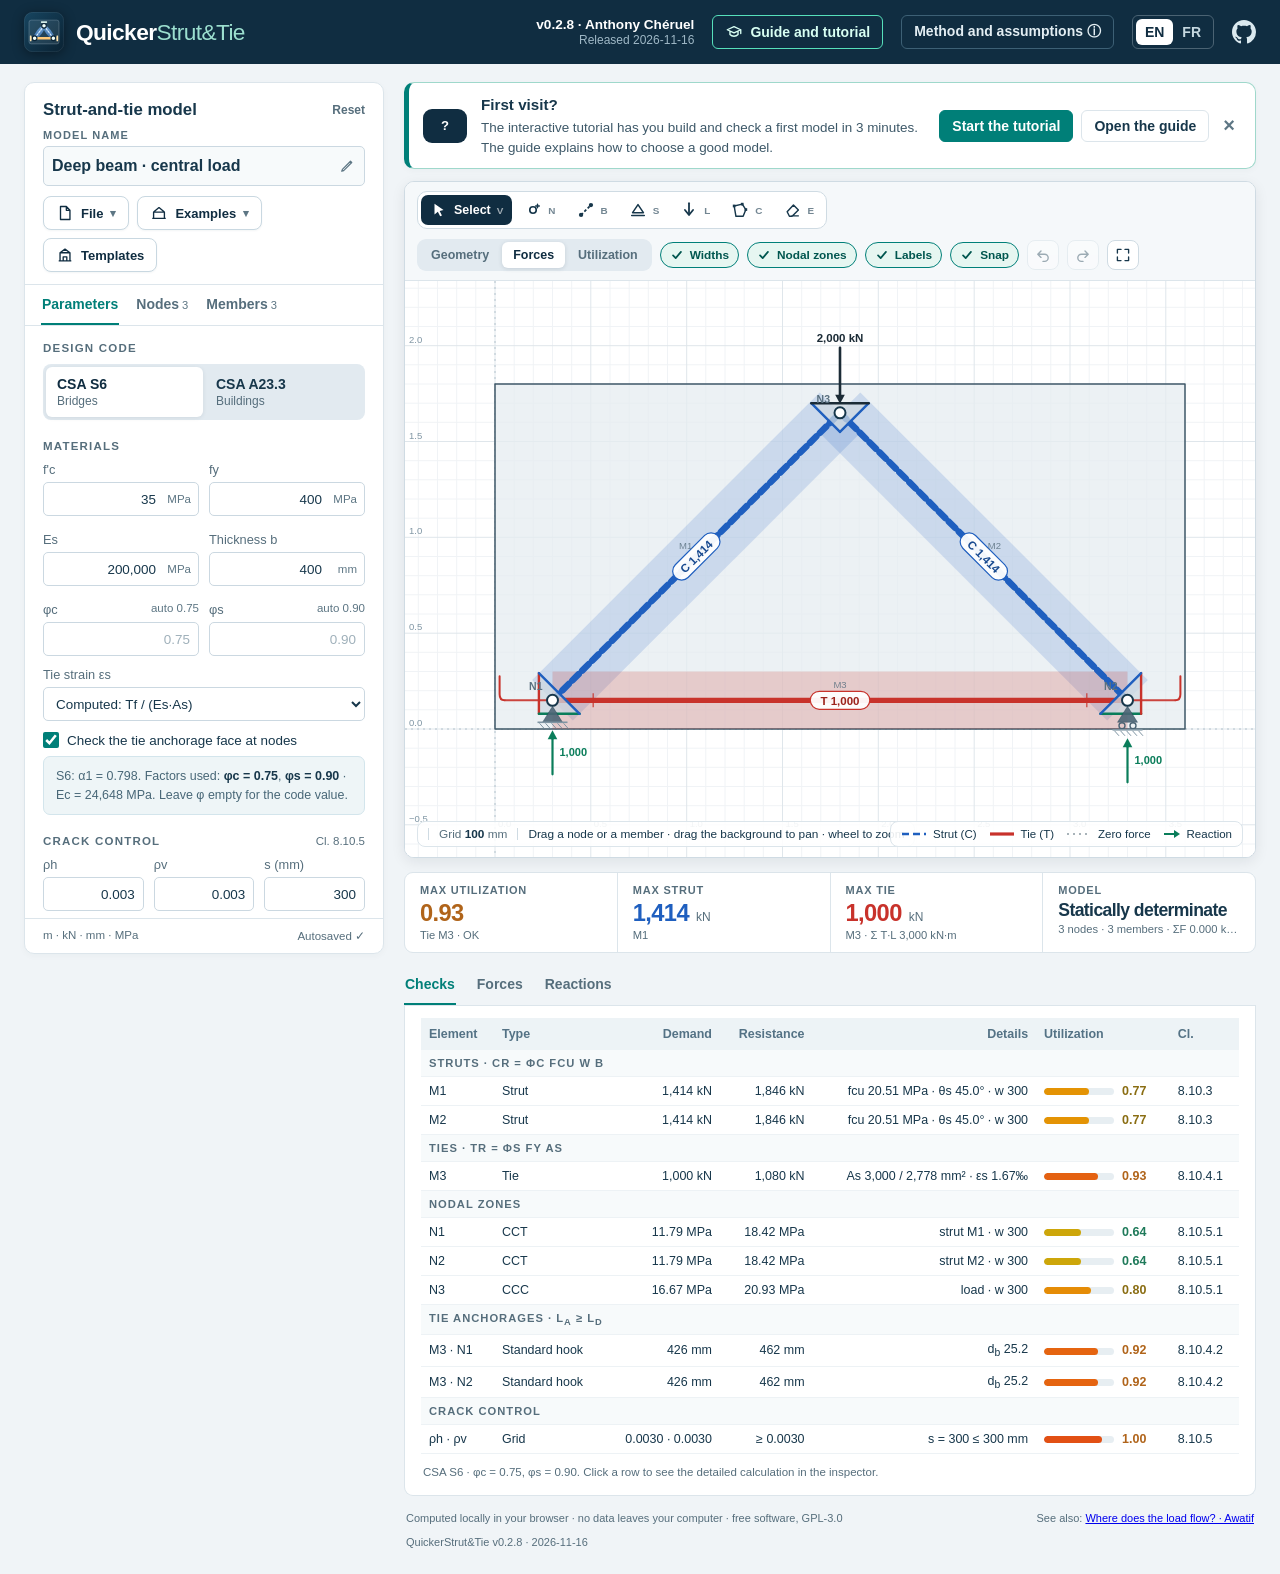
<file: app/index.html>
<!doctype html>
<!-- QuickerStrut&Tie · © 2026 Anthony Chéruel · SPDX-License-Identifier: GPL-3.0-or-later -->
<html lang="fr">
<head>
  <meta charset="UTF-8"><meta name="viewport" content="width=device-width,initial-scale=1">
  <title>QuickerStrut&amp;Tie · Strut-and-tie models</title>
  <meta name="description" content="Interactive 2D strut-and-tie models checked to CSA S6 and CSA A23.3, computed in your browser.">
  <meta property="og:title" content="QuickerStrut&amp;Tie · Strut-and-tie models"><meta property="og:description" content="Draw a 2D strut-and-tie model, drag its nodes and see forces and CSA S6 / A23.3 checks update live."><meta name="theme-color" content="#102d41">
  <link rel="icon" href="data:image/svg+xml,%3Csvg xmlns=%22http://www.w3.org/2000/svg%22 viewBox=%220 0 64 64%22%3E%3Cdefs%3E%3ClinearGradient id=%22t%22 x1=%220%22 y1=%220%22 x2=%221%22 y2=%221%22%3E%3Cstop offset=%220%22 stop-color=%22%23174560%22/%3E%3Cstop offset=%221%22 stop-color=%22%230a2233%22/%3E%3C/linearGradient%3E%3ClinearGradient id=%22s%22 x1=%220%22 y1=%220%22 x2=%220%22 y2=%221%22%3E%3Cstop offset=%220%22 stop-color=%22%238cc6ff%22 stop-opacity=%22.75%22/%3E%3Cstop offset=%221%22 stop-color=%22%234f8fe6%22 stop-opacity=%22.55%22/%3E%3C/linearGradient%3E%3C/defs%3E%3Crect width=%2264%22 height=%2264%22 rx=%2214%22 fill=%22url(%23t)%22/%3E%3Crect x=%22.5%22 y=%22.5%22 width=%2263%22 height=%2263%22 rx=%2213.5%22 fill=%22none%22 stroke=%22%23fff%22 stroke-opacity=%22.12%22/%3E%3Crect x=%228%22 y=%2213%22 width=%2248%22 height=%2238%22 rx=%223.5%22 fill=%22%23cfe3ec%22 fill-opacity=%22.1%22 stroke=%22%23cfe3ec%22 stroke-opacity=%22.32%22 stroke-width=%221.2%22/%3E%3Cpath d=%22M33.9 23.4Q29.9 36.1 18.9 43.4L15.1 40.6Q19.1 27.9 30.1 20.6ZM30.1 23.4Q34.1 36.1 45.1 43.4L48.9 40.6Q44.9 27.9 33.9 20.6Z%22 fill=%22url(%23s)%22/%3E%3Cpath d=%22M32 22L17 42M32 22L47 42%22 stroke=%22%23d6ecff%22 stroke-width=%221.8%22 stroke-dasharray=%223.2 2.2%22 stroke-linecap=%22round%22/%3E%3Crect x=%2227%22 y=%2214.8%22 width=%2210%22 height=%222.6%22 rx=%22.9%22 fill=%22%23e8fff8%22 fill-opacity=%22.9%22/%3E%3Crect x=%2211.5%22 y=%2240%22 width=%2241%22 height=%224%22 rx=%221.3%22 fill=%22%23ffc978%22/%3E%3Crect x=%229.4%22 y=%2237.4%22 width=%222.6%22 height=%229.2%22 rx=%22.8%22 fill=%22%23ffe3ad%22/%3E%3Crect x=%2252%22 y=%2237.4%22 width=%222.6%22 height=%229.2%22 rx=%22.8%22 fill=%22%23ffe3ad%22/%3E%3Cg fill=%22%23f2fffb%22 stroke=%22%230b2436%22 stroke-width=%221.8%22%3E%3Ccircle cx=%2232%22 cy=%2222%22 r=%223.7%22/%3E%3Ccircle cx=%2217%22 cy=%2242%22 r=%223.7%22/%3E%3Ccircle cx=%2247%22 cy=%2242%22 r=%223.7%22/%3E%3C/g%3E%3C/svg%3E">
  <link rel="stylesheet" href="./css/app.css">
  <script src="./js/version.js" defer></script>
  <script src="./js/solver.js" defer></script>
  <script src="./js/csa.js" defer></script>
  <script src="./js/examples.js" defer></script>
  <script src="./js/templates.js" defer></script>
  <script src="./js/i18n.js" defer></script>
  <script src="./js/app.js" defer></script>
  <script src="./js/canvas.js" defer></script>
  <script src="./js/panels.js" defer></script>
  <script src="./js/report.js" defer></script>
  <script src="./js/guide.js" defer></script>
  <script src="./js/main.js" defer></script>
</head>
<body>
<header class="topbar">
  <div class="brand"><svg class="brand-logo" viewBox="0 0 64 64" width="40" height="40" aria-hidden="true"><defs><linearGradient id="qst-tile-top" x1="0" y1="0" x2="1" y2="1"><stop offset="0" stop-color="#174560"/><stop offset="1" stop-color="#0a2233"/></linearGradient><linearGradient id="qst-strut-top" x1="0" y1="0" x2="0" y2="1"><stop offset="0" stop-color="#8cc6ff" stop-opacity=".75"/><stop offset="1" stop-color="#4f8fe6" stop-opacity=".55"/></linearGradient></defs><rect width="64" height="64" rx="14" fill="url(#qst-tile-top)"/><rect x=".5" y=".5" width="63" height="63" rx="13.5" fill="none" stroke="#fff" stroke-opacity=".12"/><rect x="8" y="13" width="48" height="38" rx="3.5" fill="#cfe3ec" fill-opacity=".1" stroke="#cfe3ec" stroke-opacity=".32" stroke-width="1.2"/><path d="M33.9 23.4Q29.9 36.1 18.9 43.4L15.1 40.6Q19.1 27.9 30.1 20.6ZM30.1 23.4Q34.1 36.1 45.1 43.4L48.9 40.6Q44.9 27.9 33.9 20.6Z" fill="url(#qst-strut-top)"/><path d="M32 22L17 42M32 22L47 42" stroke="#d6ecff" stroke-width="1.8" stroke-dasharray="3.2 2.2" stroke-linecap="round"/><rect x="27" y="14.8" width="10" height="2.6" rx=".9" fill="#e8fff8" fill-opacity=".9"/><rect x="11.5" y="40" width="41" height="4" rx="1.3" fill="#ffc978"/><rect x="9.4" y="37.4" width="2.6" height="9.2" rx=".8" fill="#ffe3ad"/><rect x="52" y="37.4" width="2.6" height="9.2" rx=".8" fill="#ffe3ad"/><g fill="#f2fffb" stroke="#0b2436" stroke-width="1.8"><circle cx="32" cy="22" r="3.7"/><circle cx="17" cy="42" r="3.7"/><circle cx="47" cy="42" r="3.7"/></g></svg><div>Quicker<span>Strut&amp;Tie</span></div></div>
  <p class="top-warning" role="note"><span class="warning-symbol" aria-hidden="true">!</span><span data-i18n="warning"></span></p>
  <div class="header-right">
    <div class="release-info"><b id="release-version"></b><small id="release-date"></small></div>
    <button id="guide-open" class="method-open guide-open" type="button" data-i18n-title="guideOpen"><svg viewBox="0 0 20 20" aria-hidden="true"><path d="M2.5 7.5L10 4l7.5 3.5L10 11z M5.5 9.2v3.6c1.2 1.3 2.7 1.9 4.5 1.9s3.3-.6 4.5-1.9V9.2 M17.5 7.5v4.2" fill="none" stroke="currentColor" stroke-width="1.5" stroke-linejoin="round" stroke-linecap="round"/></svg><span class="lbl" data-i18n="guideOpen"></span></button>
    <button id="method-open" class="method-open" type="button"><span class="lbl" data-i18n="methodOpen"></span><span aria-hidden="true"> ⓘ</span></button>
    <div class="language" role="group" aria-label="Language / Langue"><button id="lang-en" type="button">EN</button><button id="lang-fr" type="button">FR</button></div>
    <a class="github-link" href="https://github.com/acheruel/QuickerStrut-Tie" target="_blank" rel="noopener noreferrer" title="GitHub · acheruel/QuickerStrut-Tie" aria-label="GitHub · acheruel/QuickerStrut-Tie"><svg viewBox="0 0 16 16" aria-hidden="true"><path fill="currentColor" d="M8 0C3.58 0 0 3.58 0 8c0 3.54 2.29 6.53 5.47 7.59.4.07.55-.17.55-.38 0-.19-.01-.82-.01-1.49-2.01.37-2.53-.49-2.69-.94-.09-.23-.48-.94-.82-1.13-.28-.15-.68-.52-.01-.53.63-.01 1.08.58 1.23.82.72 1.21 1.87.87 2.33.66.07-.52.28-.87.51-1.07-1.78-.2-3.64-.89-3.64-3.95 0-.87.31-1.59.82-2.15-.08-.2-.36-1.02.08-2.12 0 0 .67-.21 2.2.82.64-.18 1.32-.27 2-.27.68 0 1.36.09 2 .27 1.53-1.04 2.2-.82 2.2-.82.44 1.1.16 1.92.08 2.12.51.56.82 1.27.82 2.15 0 3.07-1.87 3.75-3.65 3.95.29.25.54.73.54 1.48 0 1.07-.01 1.93-.01 2.2 0 .21.15.46.55.38A8.013 8.013 0 0016 8c0-4.42-3.58-8-8-8z"/></svg></a>
  </div>
</header>

<main class="workspace">
  <aside class="inputs" aria-label="Model">
    <div class="panel-heading"><h1 data-i18n="model"></h1><button class="text-button" id="reset" type="button" data-i18n="reset"></button></div>
    <div class="project-bar">
      <label for="project-name"><span class="pn-label"><span data-i18n="modelName"></span><span id="dirty" class="dirty"></span></span><span class="pn-wrap"><input id="project-name" maxlength="120" autocomplete="off" spellcheck="false"><svg class="pn-pencil" viewBox="0 0 20 20" aria-hidden="true"><path d="M4 14.5l-.8 2.3 2.3-.8L15 6.5 13.5 5z M12.5 6l1.5 1.5" fill="none" stroke="currentColor" stroke-width="1.4" stroke-linejoin="round"/></svg></span></label>
      <div class="project-actions">
        <div class="qst-menu"><button type="button" class="menu-button" data-menu-toggle aria-haspopup="menu" aria-expanded="false"><svg class="mi-ico" viewBox="0 0 20 20" aria-hidden="true"><path d="M5 2.8h6.5L15.5 7v10.2H5z M11.5 2.8V7h4" fill="none" stroke="currentColor" stroke-width="1.5" stroke-linejoin="round"/></svg><span data-i18n="fileMenu"></span><span class="caret" aria-hidden="true">▾</span></button>
          <div class="menu-pop" role="menu">
            <button type="button" id="new-project" role="menuitem"><svg class="mi-ico" viewBox="0 0 20 20" aria-hidden="true"><path d="M5 2.8h6.5L15.5 7v10.2H5z M10 9v6 M7 12h6" fill="none" stroke="currentColor" stroke-width="1.5" stroke-linejoin="round"/></svg><span class="mi-text"><b data-i18n="newProject"></b><small data-i18n="newProjectSub"></small></span></button>
            <button type="button" id="open-project" role="menuitem"><svg class="mi-ico" viewBox="0 0 20 20" aria-hidden="true"><path d="M2.5 5.5h5l1.6 1.8h8.4v8.7h-15z" fill="none" stroke="currentColor" stroke-width="1.5" stroke-linejoin="round"/></svg><span class="mi-text"><b data-i18n="openProject"></b><small data-i18n="openProjectSub"></small></span><kbd>Ctrl O</kbd></button>
            <button type="button" id="save-project" role="menuitem"><svg class="mi-ico" viewBox="0 0 20 20" aria-hidden="true"><path d="M3.5 3.5h10.5l2.5 2.5v10.5h-13z M6.5 3.5v4h6v-4 M6 16.5v-5h8v5" fill="none" stroke="currentColor" stroke-width="1.5" stroke-linejoin="round"/></svg><span class="mi-text"><b data-i18n="saveProject"></b><small data-i18n="saveProjectSub"></small></span><kbd>Ctrl S</kbd></button>
            <div class="menu-sep" role="separator"></div>
            <button type="button" id="print-report" role="menuitem"><svg class="mi-ico" viewBox="0 0 20 20" aria-hidden="true"><path d="M5.5 7.5V3h9v4.5 M5.5 14H3.5V8h13v6h-2 M5.5 11.5h9V17h-9z" fill="none" stroke="currentColor" stroke-width="1.5" stroke-linejoin="round"/></svg><span class="mi-text"><b data-i18n="report"></b><small data-i18n="reportSub"></small></span><kbd>Ctrl P</kbd></button>
            <button type="button" id="export-svg" role="menuitem"><svg class="mi-ico" viewBox="0 0 20 20" aria-hidden="true"><path d="M3 15l4.5-9 4 6 2-3 3.5 6z" fill="none" stroke="currentColor" stroke-width="1.5" stroke-linejoin="round"/></svg><span class="mi-text"><b data-i18n="exportSvg"></b><small data-i18n="exportSvgSub"></small></span></button>
            <button type="button" id="export-dxf" role="menuitem"><svg class="mi-ico" viewBox="0 0 20 20" aria-hidden="true"><path d="M3.5 16.5V3.5h13v13z M3.5 16.5l13-13 M3.5 3.5l6.5 6.5" fill="none" stroke="currentColor" stroke-width="1.5" stroke-linejoin="round"/></svg><span class="mi-text"><b data-i18n="exportDxf"></b><small data-i18n="exportDxfSub"></small></span></button>
            <button type="button" id="export-pile-menu" role="menuitem"><svg class="mi-ico" viewBox="0 0 20 20" aria-hidden="true"><path d="M4 4h12v4H4z M6.5 8v9 M13.5 8v9 M5 17h3 M12 17h3" fill="none" stroke="currentColor" stroke-width="1.5" stroke-linejoin="round"/></svg><span class="mi-text"><b data-i18n="exportPile"></b><small data-i18n="exportPileSub"></small></span></button>
            <button type="button" id="export-csv" role="menuitem"><svg class="mi-ico" viewBox="0 0 20 20" aria-hidden="true"><rect x="3.5" y="3.5" width="13" height="13" rx="2" fill="none" stroke="currentColor" stroke-width="1.5"/><path d="M3.5 8h13 M3.5 12.3h13 M8 3.5v13" stroke="currentColor" stroke-width="1.3"/></svg><span class="mi-text"><b data-i18n="exportCsv"></b><small data-i18n="exportCsvSub"></small></span></button>
          </div></div>
        <div class="qst-menu"><button type="button" class="menu-button" data-menu-toggle aria-haspopup="menu" aria-expanded="false"><svg class="mi-ico" viewBox="0 0 20 20" aria-hidden="true"><path d="M2.5 16h15 M4 16V9h12v7 M4 9l6-5 6 5" fill="none" stroke="currentColor" stroke-width="1.5" stroke-linejoin="round"/></svg><span data-i18n="examplesMenu"></span><span class="caret" aria-hidden="true">▾</span></button>
          <div class="menu-pop" role="menu" id="examples-list"></div></div>
        <button type="button" class="menu-button" id="open-templates"><svg class="mi-ico" viewBox="0 0 20 20" aria-hidden="true"><path d="M3 16.5h14 M4.5 16.5v-9h11v9 M4.5 7.5l5.5-4 5.5 4 M8 16.5v-4.5h4v4.5" fill="none" stroke="currentColor" stroke-width="1.5" stroke-linejoin="round"/></svg><span data-i18n="templatesMenu"></span></button>
        <input id="project-file" type="file" accept=".json,application/json" hidden>
        <input id="underlay-file" type="file" accept="image/*" hidden>
      </div>
    </div>
    <div class="input-tabs" role="tablist"><button type="button" class="active" data-panel="params" data-i18n="tabParams"></button><button type="button" data-panel="nodes"><span data-i18n="tabNodes"></span><span class="count" id="count-nodes"></span></button><button type="button" data-panel="members"><span data-i18n="tabMembers"></span><span class="count" id="count-members"></span></button></div>
    <div id="input-content" role="tabpanel"></div>
    <div class="input-footer"><span id="footer-units" data-i18n="unitsNote"></span><span id="autosave-state"></span></div>
  </aside>

  <section class="results" aria-label="Results">
    <div id="coach" class="coach hidden" aria-live="polite"></div>
    <div class="stage">
      <div class="stage-top">
        <div class="toolbox" role="toolbar" id="toolbox"></div>
        <div class="stage-right">
          <div class="mode-seg" id="display-mode" role="group"></div>
          <button type="button" class="chip" id="toggle-bands" aria-pressed="true"></button>
          <button type="button" class="chip" id="toggle-zones" aria-pressed="true"></button>
          <button type="button" class="chip" id="toggle-ids" aria-pressed="true"></button>
          <button type="button" class="chip" id="toggle-snap" aria-pressed="true"></button>
          <button type="button" class="icon-chip" id="undo" data-i18n-title="undo"><svg viewBox="0 0 20 20" aria-hidden="true"><path d="M7.5 5L3.5 9l4 4 M3.8 9H12a4.5 4.5 0 010 9h-2" fill="none" stroke="currentColor" stroke-width="1.7" stroke-linecap="round" stroke-linejoin="round"/></svg></button>
          <button type="button" class="icon-chip" id="redo" data-i18n-title="redo"><svg viewBox="0 0 20 20" aria-hidden="true"><path d="M12.5 5l4 4-4 4 M16.2 9H8a4.5 4.5 0 000 9h2" fill="none" stroke="currentColor" stroke-width="1.7" stroke-linecap="round" stroke-linejoin="round"/></svg></button>
          <button type="button" class="icon-chip" id="fit" data-i18n-title="fit"><svg viewBox="0 0 20 20" aria-hidden="true"><path d="M3 7.5V3h4.5 M12.5 3H17v4.5 M17 12.5V17h-4.5 M7.5 17H3v-4.5" fill="none" stroke="currentColor" stroke-width="1.7" stroke-linecap="round" stroke-linejoin="round"/></svg></button>
        </div>
      </div>
      <div class="canvas-wrap" id="canvas-wrap">
        <svg id="canvas" role="img" aria-label="Strut-and-tie model"></svg>
        <div id="banner" class="banner hidden" role="alert"></div>
        <div id="empty-hint" class="empty-hint hidden"></div>
        <div id="inspector" class="inspector hidden" aria-live="polite"></div>
        <div id="tooltip" class="tooltip hidden"></div>
        <div class="hud" id="hud"></div>
        <div class="legend-hud" id="legend"></div>
      </div>
    </div>
    <div class="metrics" id="metrics"></div>
    <div class="chart-toolbar"><div class="view-tabs" role="tablist" id="view-tabs"><button type="button" class="active" data-view="checks" data-i18n="viewChecks"></button><button type="button" data-view="forces" data-i18n="viewForces"></button><button type="button" data-view="reactions" data-i18n="viewReactions"></button></div></div>
    <div class="result-view" id="result-view"></div>
    <div class="result-footer"><span data-i18n="footerNote"></span><span><span data-i18n="seeAlso"></span> <a href="https://awatif.co/examples/strut/" target="_blank" rel="noopener noreferrer">Where does the load flow? · Awatif</a></span><span id="footer-version"></span></div>
  </section>
</main>

<dialog id="method-dialog"><div class="dlg-head"><span class="ins-badge">i</span><div><b data-i18n="methodOpen"></b><small data-i18n="methodSub"></small></div><button type="button" class="ins-close" data-close aria-label="Close">×</button></div><div class="dlg-body" id="method-body"></div></dialog>
<dialog id="guide-dialog" aria-labelledby="guide-title"><div class="dlg-head"><span class="ins-badge" aria-hidden="true">?</span><div><b id="guide-title" data-i18n="guideOpen"></b><small data-i18n="guideSub"></small></div><button type="button" class="ins-close" data-close data-i18n-title="close">×</button></div>
  <div class="guide-start"><div><b data-i18n="tutTitle"></b><small data-i18n="tutLead"></small></div><button type="button" class="primary" id="tut-start" data-i18n="tutStart"></button></div>
  <div class="dlg-body guide-body" id="guide-body"></div></dialog>
<dialog id="tpl-dialog" class="tpl-dialog"><div class="dlg-head"><span class="ins-badge">⌂</span><div><b data-i18n="templatesMenu"></b><small data-i18n="templatesSub"></small></div><button type="button" class="ins-close" data-close aria-label="Close">×</button></div>
  <div class="tpl-body"><div class="tpl-side"><div class="tpl-kinds" id="tpl-kinds"></div><div id="tpl-form" class="tpl-form"></div></div><div class="tpl-preview"><div id="tpl-svg" class="tpl-svg"></div><div id="tpl-info" class="tpl-info"></div></div></div>
  <div class="dlg-actions"><button type="button" data-close data-i18n="cancel"></button><button type="button" class="primary" id="tpl-create" data-i18n="tplCreate"></button></div></dialog>
<dialog id="confirm-dialog" style="width:460px"><form method="dialog"><div class="dlg-head"><div><b id="confirm-title"></b></div></div><div class="dlg-body"><p id="confirm-body"></p></div><div class="dlg-actions"><button value="cancel" data-i18n="cancel"></button><button value="ok" class="primary" id="confirm-ok"></button></div></form></dialog>
<div id="toast" class="toast" role="status" aria-live="polite"></div>
<div id="report"></div>
</body>
</html>
</file>
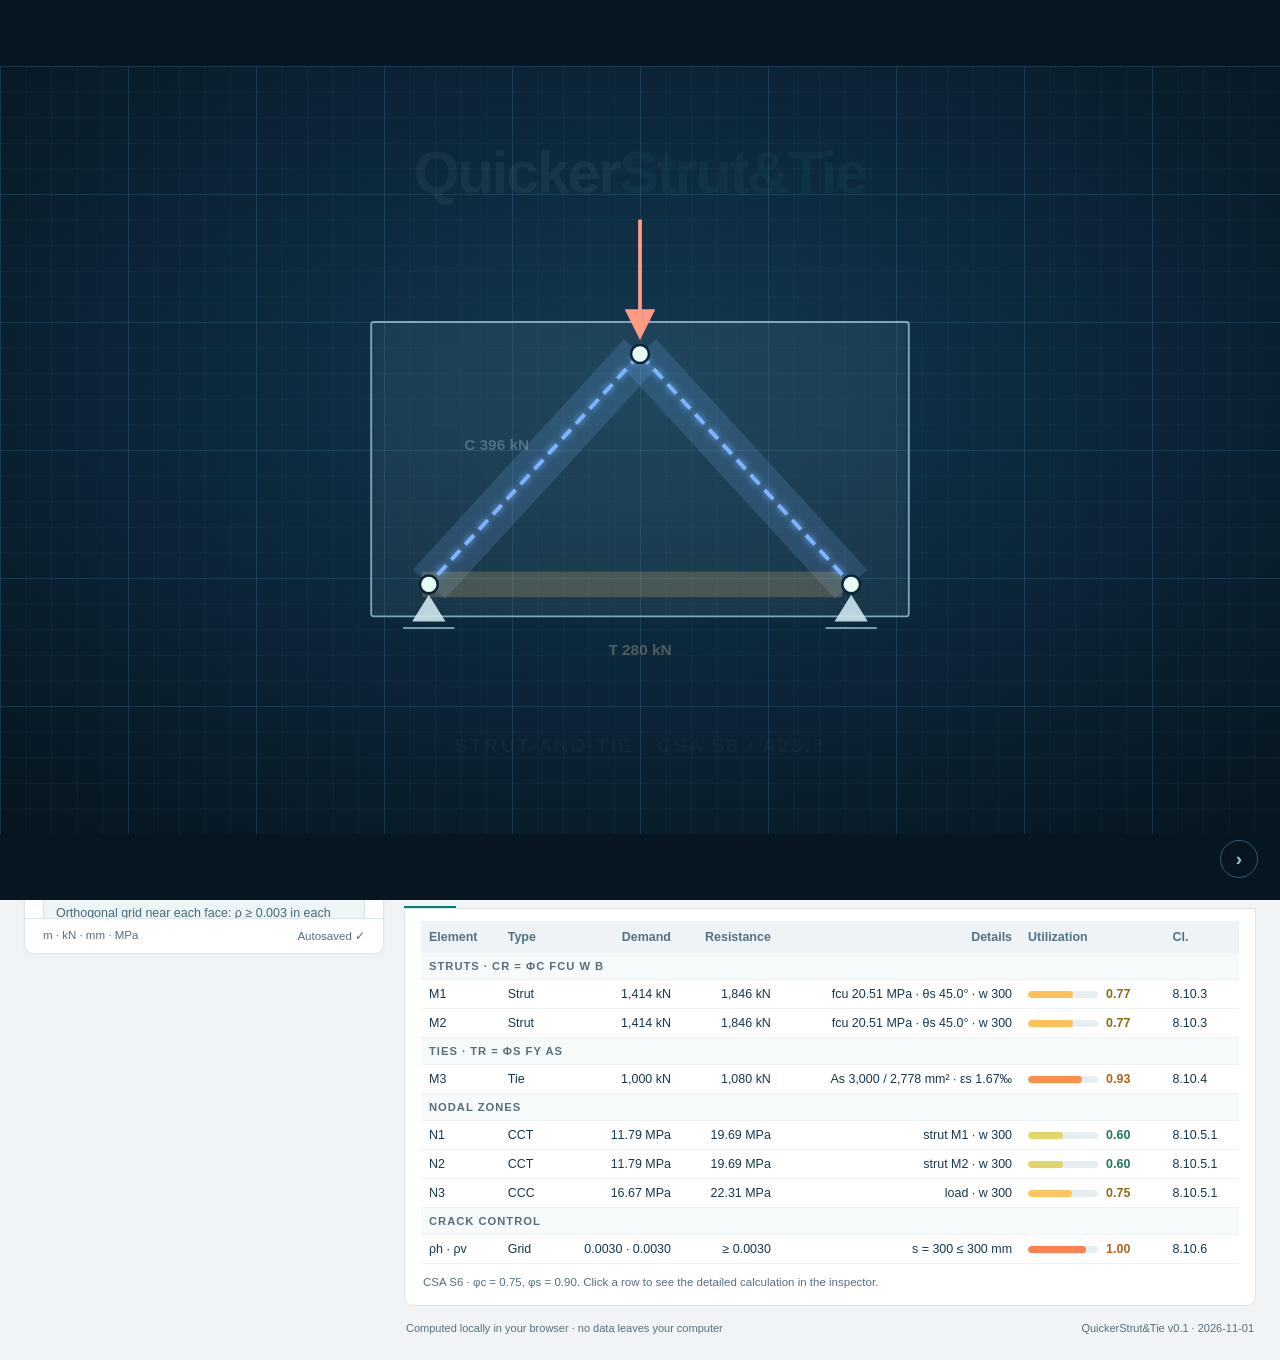
<file: QuickerStrut-Tie-v0.1-2026-11-01.html>
<!doctype html>
<html lang="fr">
<head>
  <meta charset="UTF-8"><meta name="viewport" content="width=device-width,initial-scale=1">
  <title>QuickerStrut&amp;Tie · Strut-and-tie models</title>
  <meta name="description" content="Interactive 2D strut-and-tie models checked to CSA S6 and CSA A23.3, computed in your browser.">
  <meta property="og:title" content="QuickerStrut&amp;Tie · Strut-and-tie models"><meta property="og:description" content="Draw a 2D strut-and-tie model, drag its nodes and see forces and CSA S6 / A23.3 checks update live."><meta name="theme-color" content="#102d41">
  <link rel="icon" href="data:image/svg+xml,%3Csvg xmlns='http://www.w3.org/2000/svg' viewBox='0 0 64 64'%3E%3Crect width='64' height='64' rx='14' fill='%23102d41'/%3E%3Ctext x='12' y='47' font-size='48' fill='%2356e0bb' font-family='sans-serif'%3EQ%3C/text%3E%3C/svg%3E">
  <style>
@charset "UTF-8";
/* QuickerStrut&Tie — design tokens and layout. */
:root{
  --navy:#102d41;--navy-2:#0b2436;--navy-3:#061520;--ink:#17374b;--muted:#566e7c;--axis:#5d7684;
  --line:#dce5eb;--paper:#fff;--bg:#f0f4f7;--teal:#007f78;--mint:#56e0bb;--mint-soft:#d9f5eb;
  --amber:#b66c16;--blue:#3567ad;--coral:#c4513a;--ok:#1f7a5a;--warn:#9a6a12;--bad:#b23a2a;
  --strut:#7cb4ff;--tie:#ffc978;--load:#ff9b85;--react:#56e0bb;
  --shadow:0 2px 7px #15354a08;--radius:10px;
  font-family:"Segoe UI",Inter,Roboto,Arial,sans-serif;color:var(--ink);font-size:16px;
}
*{box-sizing:border-box}
html,body{margin:0;background:var(--bg)}
body{min-height:100vh}
button,input,select{font:inherit}
button{cursor:pointer;border:1px solid var(--line);background:#fff;color:var(--ink);border-radius:6px;padding:7px 12px;font-size:.875rem;font-weight:600;transition:background .15s,border-color .15s,color .15s}
button:hover:not(:disabled){background:#eef5f7}
button:disabled{opacity:.4;cursor:default}
button:focus-visible,input:focus-visible,select:focus-visible,[tabindex]:focus-visible{outline:3px solid var(--teal);outline-offset:2px}
input,select{width:100%;min-height:34px;border:1px solid #cbd8e1;border-radius:5px;background:#fff;color:var(--ink);padding:5px 8px;font-size:.84rem;font-variant-numeric:tabular-nums}
input.num{text-align:right}
input::placeholder{color:#9fb0ba}
input.num-err{border-color:#ba3838;background:#fff6f4}
input[type=checkbox]{width:16px;min-height:16px;accent-color:var(--teal);margin:0}
label{font-size:.875rem}
small{font-size:.75rem}
.hidden{display:none!important}
.sr-only{position:absolute;width:1px;height:1px;overflow:hidden;clip:rect(0 0 0 0);white-space:nowrap}
kbd{font:600 .6875rem "Segoe UI",Arial,sans-serif;color:var(--axis);border:1px solid #dbe5eb;border-radius:4px;padding:1px 5px;background:#f7fafb}

/* ---------- Top bar ---------- */
.topbar{height:64px;background:var(--navy);color:#fff;display:flex;align-items:center;justify-content:space-between;padding:0 24px;gap:16px}
.brand{display:flex;align-items:center;gap:12px;font-size:1.42rem;font-weight:650;letter-spacing:-.6px;white-space:nowrap}
.brand>div>span{font-weight:350;color:#9cdfcf}
.brand-mark{position:relative;color:#73e4c2;font-weight:800;font-size:2.3rem;line-height:1}
.brand-mark>span{position:absolute;font-size:1.1rem;right:-6px;bottom:-4px}
.top-warning{display:flex;align-items:center;gap:9px;margin:0;padding:6px 14px;border:1px solid #2f5268;border-radius:999px;color:#c9dbe4;font-size:.78rem;background:#0e2839}
.warning-symbol{width:15px;height:15px;border:1px solid #d7b25c;border-radius:50%;text-align:center;line-height:13px;color:#e9c46a;font-weight:bold;font-size:.625rem;flex:none}
.header-right{display:flex;gap:18px;align-items:center}
.release-info{display:flex;flex-direction:column;align-items:flex-end;line-height:1.2}
.release-info b{font-size:.85rem}
.release-info small{color:#9fb8c6}
.method-open{background:transparent;border-color:#3d6075;color:#e3eef3}
.method-open:hover:not(:disabled){background:#173a50}
.language{display:flex;border:1px solid #4b6373;border-radius:6px;padding:3px}
.language button{padding:5px 9px;border:0;background:transparent;color:#c5d8e0}
.language button.selected{background:#fff;color:var(--navy)}
.language button:hover:not(.selected){background:#1b3d52}
.github-link{color:#dbe9ef;display:flex}
.github-link svg{width:24px;height:24px}

/* ---------- Workspace ---------- */
.workspace{display:grid;grid-template-columns:360px minmax(0,1fr);gap:20px;max-width:1880px;margin:0 auto;padding:18px 24px 12px}
.inputs{align-self:start;position:sticky;top:14px;background:#fff;border:1px solid var(--line);border-radius:var(--radius);box-shadow:var(--shadow);max-height:calc(100vh - 28px);display:flex;flex-direction:column;min-width:0}
.panel-heading{display:flex;align-items:center;justify-content:space-between;padding:16px 18px 8px}
h1{font-size:1.05rem;margin:0;font-weight:650}
.text-button{border:0;padding:4px 0;background:none;color:var(--muted);font-size:.75rem}
.text-button:hover:not(:disabled){background:none;color:var(--teal)}
.project-bar{padding:0 18px 12px;display:flex;flex-direction:column;gap:10px;border-bottom:1px solid var(--line)}
.pn-label{display:block;font-size:.6875rem;letter-spacing:1.1px;font-weight:700;color:var(--muted);text-transform:uppercase;margin-bottom:5px}
.pn-wrap{position:relative;display:block}
.pn-wrap input{font-weight:650;font-size:1rem;background:#f7fafb;padding-right:30px;min-height:40px}
.pn-pencil{position:absolute;right:9px;top:11px;width:17px;height:17px;color:var(--axis);pointer-events:none}
.dirty{font-size:.7rem;color:var(--amber);margin-left:6px}
.project-actions{display:flex;gap:8px;flex-wrap:wrap}
.qst-menu{position:relative}
.menu-button{display:inline-flex;align-items:center;gap:7px;padding:7px 12px;border:1px solid #c9d8e1;border-radius:8px;background:#fff;color:var(--navy);font-size:.8125rem;font-weight:650;box-shadow:0 1px 2px #15354a0d}
.menu-button:hover{border-color:#8fb2c2;background:#f6fafb}
.qst-menu.open>.menu-button{border-color:var(--teal);background:#eefaf6;color:#00564f}
.menu-button .caret{font-size:.7rem;color:var(--axis);transition:transform .15s}
.qst-menu.open .caret{transform:rotate(180deg)}
.mi-ico{width:18px;height:18px;flex:none}
.menu-pop{display:none;position:absolute;z-index:60;left:0;top:calc(100% + 6px);min-width:300px;padding:6px;background:#fff;border:1px solid #d3e0e7;border-radius:11px;box-shadow:0 10px 24px #0b1e2b26}
.qst-menu.open>.menu-pop{display:block;animation:menuIn .14s ease-out}
@keyframes menuIn{from{opacity:0;transform:translateY(-4px)}to{opacity:1;transform:none}}
.menu-pop button{display:flex;align-items:center;gap:11px;width:100%;padding:8px 10px;border:0;border-radius:8px;background:none;color:var(--ink);text-align:left;font-size:.8125rem}
.menu-pop button:hover:not(:disabled),.menu-pop button:focus-visible{background:#eef6f8;outline:none}
.menu-pop button .mi-ico{color:var(--teal)}
.mi-text{display:flex;flex-direction:column;flex:1;min-width:0}
.mi-text b{font-weight:650}
.mi-text small{color:var(--muted);font-weight:400}
.menu-sep{height:1px;background:var(--line);margin:5px 4px}
.ex-thumb{width:58px;height:34px;flex:none;border-radius:6px;background:var(--navy);display:block}
.input-tabs{display:flex;padding:0 16px;border-bottom:1px solid var(--line);gap:16px}
.input-tabs button,.view-tabs button{border:0;border-radius:0;background:none;padding:11px 1px;color:var(--muted);border-bottom:2px solid transparent}
.input-tabs button:hover,.view-tabs button:hover{background:none!important;color:var(--ink)}
.input-tabs button.active,.view-tabs button.active{color:var(--teal);border-bottom-color:var(--teal)}
.input-tabs .count{font-size:.7rem;color:var(--axis);font-weight:500;margin-left:3px}
#input-content{padding:16px 18px 18px;overflow:auto;scrollbar-width:thin;min-height:0}
.section-label{font-size:.72rem;letter-spacing:1.2px;font-weight:700;margin:20px 0 10px;color:var(--muted);text-transform:uppercase;display:flex;align-items:center;justify-content:space-between}
.section-label:first-child{margin-top:0}
.field{display:block;margin-bottom:11px}
.field>span{display:flex;justify-content:space-between;margin-bottom:5px;color:var(--muted);font-size:.8rem}
.field>span em{font-style:normal;color:var(--axis);font-size:.72rem}
.field-row{display:grid;grid-template-columns:1fr 1fr;gap:10px}
.field-row.three{grid-template-columns:1fr 1fr 1fr}
.unit-wrap{position:relative;display:block}
.unit-wrap input{padding-right:42px}
.unit-wrap i{position:absolute;right:8px;top:50%;transform:translateY(-50%);font-style:normal;font-size:.72rem;color:var(--axis);pointer-events:none}
.segmented{display:inline-flex;padding:3px;background:#e2eaf0;border-radius:8px;gap:2px}
.segmented button{border:0;background:transparent;padding:6px 12px;white-space:nowrap}
.segmented button.active{background:#fff;box-shadow:0 1px 4px #20374718;color:var(--navy)}
.segmented.full{display:flex}
.segmented.full button{flex:1}
.code-card{display:flex;flex-direction:column;gap:2px;text-align:left;padding:9px 11px!important}
.code-card small{font-weight:400;color:var(--muted)}
.note{padding:10px 12px;background:#eef5f7;border:1px solid #d3e5ec;border-radius:7px;font-size:.78rem;line-height:1.5;color:#486777}
.note b{color:var(--ink)}
.toggle-row{display:flex;align-items:center;gap:8px;font-size:.84rem;margin:8px 0}
.add-button{width:100%;border-style:dashed;color:var(--teal);margin:6px 0 4px}
.rows{display:flex;flex-direction:column;gap:8px}
.row-card{border:1px solid var(--line);border-radius:8px;padding:8px 9px;display:grid;gap:6px;transition:border-color .15s,box-shadow .15s;background:#fff}
.row-card.selected{border-color:var(--teal);box-shadow:0 0 0 2px #56e0bb55}
.row-card:hover{border-color:#b9cdd8}
.row-line{display:grid;gap:6px;align-items:center}
.row-node-1{grid-template-columns:44px 1fr 1fr 26px}
.row-node-2{grid-template-columns:1.25fr 1fr 1fr 0.9fr}
.row-mem-1{grid-template-columns:44px 1fr 1fr 1fr 26px}
.row-mem-2{grid-template-columns:0.75fr 1.45fr 1fr}
.row-card input,.row-card select{min-height:30px;padding:3px 6px;font-size:.8rem}
.row-card .mini{font-size:.62rem;color:var(--axis);display:block;margin:0 0 2px 2px;letter-spacing:.3px}
.tag{display:inline-flex;align-items:center;justify-content:center;height:24px;border-radius:6px;font-weight:700;font-size:.78rem;color:var(--navy);background:#eaf1f5;cursor:pointer}
.tag.strut{background:#e3eefe;color:#244f8e}
.tag.tie{background:#fdf0db;color:#7a4a0c}
.tag.zero{background:#eef1f3;color:#71818b}
.del{border:0;background:none;color:#97a9b4;font-size:1.05rem;padding:0;height:26px}
.del:hover:not(:disabled){color:var(--bad);background:none}
.bars-pick{display:grid;grid-template-columns:42px 10px minmax(62px,1fr);align-items:center;gap:3px}
.bars-pick b{text-align:center;color:var(--axis);font-weight:400}
.input-footer{padding:10px 18px;border-top:1px solid var(--line);color:var(--muted);font-size:.72rem;display:flex;justify-content:space-between;gap:8px}

/* ---------- Stage (canvas) ---------- */
.results{min-width:0;display:flex;flex-direction:column}
.stage{background:radial-gradient(120% 90% at 50% 30%,#123a52 0%,var(--navy-2) 55%,var(--navy-3) 100%);border-radius:var(--radius);color:#fff;overflow:hidden;box-shadow:0 6px 18px #0b1e2b22;position:relative}
.stage-top{display:flex;align-items:center;justify-content:space-between;gap:10px;padding:10px 12px;border-bottom:1px solid #1d4458;flex-wrap:wrap}
.toolbox{display:flex;gap:4px;padding:3px;background:#0a2131;border:1px solid #1f4256;border-radius:10px}
.tool{display:flex;align-items:center;gap:6px;border:0;background:transparent;color:#bcd3de;padding:6px 9px;border-radius:7px;font-size:.78rem;position:relative}
.tool svg{width:18px;height:18px}
.tool:hover:not(:disabled){background:#163a50;color:#fff}
.tool.active{background:#56e0bb;color:#062a24}
.tool .k{font-size:.62rem;opacity:.65;font-weight:700}
.tool .tl{display:none}
.stage-right{display:flex;align-items:center;gap:8px;flex-wrap:wrap}
.dark-seg{display:inline-flex;padding:3px;background:#0a2131;border:1px solid #1f4256;border-radius:9px;gap:2px}
.dark-seg button{border:0;background:transparent;color:#bcd3de;padding:6px 11px;font-size:.78rem;border-radius:6px}
.dark-seg button:hover:not(:disabled){background:#163a50;color:#fff}
.dark-seg button.active{background:#e8f6f2;color:var(--navy)}
.chip{display:inline-flex;align-items:center;gap:6px;border:1px solid #2a4f64;background:#0d283a;color:#bcd3de;padding:5px 9px;border-radius:999px;font-size:.74rem;font-weight:600}
.chip:hover:not(:disabled){background:#163a50;color:#fff}
.chip[aria-pressed=true]{border-color:#56e0bb;color:#d8fff3;background:#0f3a3a}
.chip svg{width:14px;height:14px}
.icon-chip{width:32px;height:30px;padding:0;display:inline-flex;align-items:center;justify-content:center;border:1px solid #2a4f64;background:#0d283a;color:#bcd3de;border-radius:8px}
.icon-chip:hover:not(:disabled){background:#163a50;color:#fff}
.icon-chip svg{width:16px;height:16px}
.canvas-wrap{position:relative;height:clamp(460px,64vh,820px);touch-action:none}
#canvas{position:absolute;inset:0;width:100%;height:100%;display:block;user-select:none;-webkit-user-select:none}
#canvas text{font-family:"Segoe UI",Inter,Roboto,Arial,sans-serif}
#canvas.tool-select{cursor:default}
#canvas.tool-node,#canvas.tool-member,#canvas.tool-outline{cursor:crosshair}
#canvas.tool-support,#canvas.tool-load,#canvas.tool-erase{cursor:pointer}
#canvas.panning{cursor:grabbing!important}
#canvas .hit-node,#canvas .hit-member{cursor:pointer}
#canvas.tool-select .hit-node{cursor:grab}
#canvas.dragging,#canvas.dragging *{cursor:grabbing!important}
.hud{position:absolute;left:12px;bottom:10px;display:flex;gap:10px;align-items:center;font-size:.72rem;color:#a9c3cf;pointer-events:none;font-variant-numeric:tabular-nums;flex-wrap:wrap;max-width:calc(100% - 330px)}
.hud b{color:#e6f3f7;font-weight:600}
.hud .hint{color:#7fa6b8}
.hud .sep{width:1px;height:12px;background:#2c5368}
.legend-hud{position:absolute;right:12px;bottom:10px;display:flex;gap:12px;align-items:center;font-size:.72rem;color:#bcd3de;background:#0a2131cc;border:1px solid #1f4256;padding:6px 10px;border-radius:8px;backdrop-filter:blur(4px)}
.legend-hud span{display:inline-flex;align-items:center;gap:6px}
.legend-hud svg{display:block}
.grad{width:110px;height:8px;border-radius:4px;background:linear-gradient(90deg,#56e0bb 0%,#a6e36b 40%,#ffd166 70%,#ff9f43 90%,#ff5d5d 100%)}
.banner{position:absolute;left:14px;top:12px;max-width:min(640px,calc(100% - 360px));padding:8px 14px;border-radius:9px;font-size:.8rem;line-height:1.4;display:flex;gap:9px;align-items:flex-start;box-shadow:0 6px 16px #0006;z-index:3}
.banner.bad{background:#3a1512ee;border:1px solid #a8483a;color:#ffd9d1}
.banner.warn{background:#3a2a0eee;border:1px solid #a8822f;color:#ffe9b8}
.banner b{color:#fff}
.empty-hint{position:absolute;inset:0;display:flex;align-items:center;justify-content:center;pointer-events:none}
.empty-hint div{background:#0a2131dd;border:1px dashed #2f5a70;border-radius:12px;padding:18px 22px;color:#bcd3de;font-size:.85rem;line-height:1.6;max-width:420px;text-align:center}
.empty-hint b{color:#56e0bb}
.tooltip{position:absolute;pointer-events:none;z-index:5;background:#f7fbfc;color:var(--ink);border-radius:8px;padding:7px 10px;font-size:.75rem;line-height:1.45;box-shadow:0 8px 20px #0007;min-width:150px;font-variant-numeric:tabular-nums}
.tooltip b{font-weight:700}
.tooltip .tt-head{display:flex;justify-content:space-between;gap:10px;margin-bottom:3px}
.tooltip .tt-row{display:flex;justify-content:space-between;gap:14px;color:var(--muted)}
.tooltip .tt-row span:last-child{color:var(--ink);font-weight:600}

/* Inspector */
.inspector{position:absolute;right:12px;top:12px;width:318px;max-height:calc(100% - 64px);overflow:auto;background:#f9fcfdf5;color:var(--ink);border-radius:12px;box-shadow:0 12px 30px #0009;border:1px solid #ffffff40;z-index:4;scrollbar-width:thin;animation:insIn .16s ease-out}
@keyframes insIn{from{opacity:0;transform:translateY(-6px) scale(.98)}to{opacity:1;transform:none}}
.ins-head{display:flex;align-items:center;gap:10px;padding:12px 14px 10px;border-bottom:1px solid var(--line);position:sticky;top:0;background:#f9fcfd;z-index:1}
.ins-badge{width:34px;height:34px;border-radius:9px;display:flex;align-items:center;justify-content:center;font-weight:800;font-size:.8rem;color:#fff;background:var(--navy);flex:none}
.ins-badge.strut{background:#2f64b0}
.ins-badge.tie{background:#b66c16}
.ins-badge.zero{background:#7f909a}
.ins-title{flex:1;min-width:0}
.ins-title b{display:block;font-size:.95rem}
.ins-title small{color:var(--muted)}
.ins-close{border:0;background:none;font-size:1.25rem;color:var(--axis);padding:2px 6px}
.ins-body{padding:12px 14px 14px}
.ins-body .field{margin-bottom:9px}
.ins-body .field>span{font-size:.74rem}
.ins-body input,.ins-body select{min-height:32px}
.ins-result{margin-top:10px;border-radius:9px;background:#fff;border:1px solid var(--line);overflow:hidden}
.ins-result .big{display:flex;align-items:baseline;justify-content:space-between;padding:10px 12px;border-bottom:1px solid var(--line)}
.ins-result .big b{font-size:1.45rem;letter-spacing:-.5px;font-variant-numeric:tabular-nums}
.ins-result .big small{color:var(--muted)}
.kv{display:grid;grid-template-columns:1fr auto;gap:4px 10px;padding:9px 12px;font-size:.78rem;font-variant-numeric:tabular-nums}
.kv span:nth-child(odd){color:var(--muted)}
.kv span:nth-child(even){text-align:right;font-weight:600}
.steps{margin:0;padding:9px 12px 11px;border-top:1px solid var(--line);font-size:.74rem;line-height:1.65;color:#3d5868;background:#fbfdfe}
.steps div{white-space:normal}
.steps .eq{font-family:Cambria,"Cambria Math","Times New Roman",serif;font-size:.86rem;color:var(--ink)}
.steps .cl{float:right;color:var(--axis);font-size:.68rem}
.ubar{position:relative;height:8px;border-radius:4px;background:#e7eef2;overflow:hidden;margin:2px 12px 10px}
.ubar i{position:absolute;left:0;top:0;bottom:0;border-radius:4px}
.status{display:inline-flex;align-items:center;gap:5px;font-size:.72rem;font-weight:700;padding:2px 8px;border-radius:999px}
.status.ok{background:#dff5ea;color:var(--ok)}
.status.warn{background:#fdf0d5;color:var(--warn)}
.status.bad{background:#fde4df;color:var(--bad)}
.status.na{background:#eef1f3;color:#71818b}
.ins-hint{font-size:.74rem;color:var(--muted);line-height:1.5;margin-top:8px}

/* ---------- Metrics and results ---------- */
.metrics{display:grid;grid-template-columns:repeat(4,1fr);gap:1px;background:var(--line);border:1px solid var(--line);border-radius:9px;overflow:hidden;margin-top:14px}
.metric{background:#fff;padding:11px 15px;border:0;border-radius:0;text-align:left;min-width:0;font-weight:400}
button.metric:hover:not(:disabled){background:#f6fafb}
.metric-label{font-size:.6875rem;letter-spacing:.8px;font-weight:650;text-transform:uppercase;color:var(--muted)}
.metric-value{display:flex;gap:7px;align-items:baseline;margin-top:4px;font-size:1.48rem;font-weight:650;font-variant-numeric:tabular-nums;letter-spacing:-.6px}
.metric-value small{font-size:.75rem;font-weight:400;letter-spacing:0;color:var(--muted)}
.metric-location{font-size:.7rem;color:var(--muted);margin-top:2px;white-space:nowrap;overflow:hidden;text-overflow:ellipsis}
.chart-toolbar{display:flex;align-items:center;justify-content:space-between;margin-top:12px;border-bottom:1px solid var(--line);gap:8px;flex-wrap:wrap}
.view-tabs{display:flex;gap:20px}
.result-view{background:#fff;border:1px solid var(--line);border-top:0;border-radius:0 0 9px 9px;padding:12px 16px 14px;margin-bottom:10px}
.table-scroll{overflow:auto}
table{border-collapse:collapse;width:100%;font-size:.78rem;font-variant-numeric:tabular-nums;white-space:nowrap}
th{text-align:right;padding:9px 8px;background:#edf3f6;color:#547285;font-weight:600;position:sticky;top:0}
th:first-child,td:first-child,th.l,td.l{text-align:left}
td{text-align:right;padding:7px 8px;border-bottom:1px solid #edf2f5}
tbody tr{cursor:pointer}
tbody tr:hover td{background:#f5fafb}
tbody tr.selected td{background:#e6f7f1}
tr.group td{background:#f7fafb;color:var(--muted);font-weight:700;font-size:.7rem;letter-spacing:1px;text-transform:uppercase;cursor:default;text-align:left}
td .cell-ubar{display:inline-block;vertical-align:middle;width:70px;height:7px;background:#e7eef2;border-radius:4px;overflow:hidden;margin-right:8px;position:relative}
td .cell-ubar i{position:absolute;left:0;top:0;bottom:0;border-radius:4px}
.table-note{font-size:.72rem;color:var(--muted);margin:10px 2px 0;line-height:1.5}
.result-footer{display:flex;justify-content:space-between;font-size:.6875rem;color:var(--muted);padding:6px 2px 14px;gap:12px;flex-wrap:wrap}

/* ---------- Dialogs ---------- */
dialog{border:0;border-radius:14px;padding:0;box-shadow:0 20px 50px #0b1e2b55;max-width:min(860px,calc(100vw - 24px));width:860px;color:var(--ink)}
dialog::backdrop{background:#061520aa;backdrop-filter:blur(2px)}
.dlg-head{display:flex;align-items:center;gap:12px;padding:16px 20px;border-bottom:1px solid var(--line);position:sticky;top:0;background:#fff}
.dlg-head b{display:block;font-size:1.05rem}
.dlg-head small{color:var(--muted)}
.dlg-head .ins-close{margin-left:auto}
.dlg-body{padding:6px 24px 22px;max-height:72vh;overflow:auto;font-size:.88rem;line-height:1.6}
.dlg-body h3{font-size:.95rem;margin:18px 0 6px;color:var(--navy)}
.dlg-body .eq{font-family:Cambria,"Cambria Math","Times New Roman",serif;font-size:1rem;background:#f4f8fa;border-radius:7px;padding:8px 12px;margin:6px 0;display:block}
.dlg-body table{white-space:normal}
.dlg-body td,.dlg-body th{text-align:left}
.dlg-actions{display:flex;justify-content:flex-end;gap:8px;padding:12px 20px;border-top:1px solid var(--line)}
.primary{background:var(--teal);border-color:var(--teal);color:#fff}
.primary:hover:not(:disabled){background:#006a64}
.toast{position:fixed;left:50%;bottom:22px;transform:translateX(-50%) translateY(20px);background:var(--navy);color:#fff;padding:10px 16px;border-radius:9px;font-size:.84rem;box-shadow:0 10px 26px #0006;opacity:0;transition:all .25s;z-index:200;pointer-events:none}
.toast.show{opacity:1;transform:translateX(-50%) translateY(0)}

/* ---------- Splash ---------- */
#splash{position:fixed;inset:0;z-index:1000;background:#061520;display:flex;align-items:center;justify-content:center;transition:opacity .55s ease}
#splash.out{opacity:0;pointer-events:none}
#splash svg{width:100%;height:100%}
#splash .sp-word{font:650 46px "Segoe UI",Inter,Arial,sans-serif;letter-spacing:-1.5px}
#splash .sp-tag{font:500 15px "Segoe UI",Inter,Arial,sans-serif;fill:#9fc3d2;letter-spacing:2px}
#splash .sp-small{font:600 12px "Segoe UI",Inter,Arial,sans-serif}
#splash-skip{position:absolute;right:22px;bottom:22px;background:transparent;border:1px solid #2f5a70;color:#9fc3d2;border-radius:999px;width:38px;height:38px;font-size:1.2rem;padding:0}
.reveal .inputs,.reveal .stage,.reveal .metrics,.reveal .chart-toolbar,.reveal .result-view{animation:rise .6s cubic-bezier(.2,.7,.2,1) both}
.reveal .stage{animation-delay:.08s}.reveal .metrics{animation-delay:.16s}.reveal .chart-toolbar,.reveal .result-view{animation-delay:.22s}
@keyframes rise{from{opacity:0;transform:translateY(12px)}to{opacity:1;transform:none}}

/* ---------- Responsive ---------- */
@media (max-width:1380px){.top-warning{display:none}}
@media (max-width:1180px){
  .workspace{grid-template-columns:1fr;padding:12px}
  .inputs{position:static;max-height:none;order:2}
  .metrics{grid-template-columns:repeat(2,1fr)}
  .inspector{width:290px}
}
@media (max-width:760px){
  .topbar{padding:0 12px;height:56px}.brand{font-size:1.15rem}.release-info,.method-open .lbl{display:none}
  .header-right{gap:10px}
  .canvas-wrap{height:68vh}
  .inspector{left:8px;right:8px;width:auto;top:auto;bottom:44px;max-height:48%}
  .hud{max-width:100%}.legend-hud{display:none}
  .banner{max-width:calc(100% - 20px)}
  .tool .k{display:none}
  .metrics{grid-template-columns:1fr 1fr}
}
@media (prefers-reduced-motion:reduce){*{animation:none!important;transition:none!important}}

/* ---------- Printed report ---------- */
#report{display:none}
@media print{
  @page{size:letter;margin:14mm}
  body{background:#fff}
  body>*:not(#report){display:none!important}
  #report{display:block;color:#111;font-size:10.5pt;line-height:1.45}
  #report h1{font-size:18pt;margin:0 0 4px}
  #report h2{font-size:12.5pt;margin:16px 0 6px;border-bottom:1.5px solid #102d41;padding-bottom:3px;color:#102d41;break-after:avoid}
  #report .rp-head{display:flex;justify-content:space-between;align-items:flex-end;border-bottom:3px solid #102d41;padding-bottom:8px;margin-bottom:10px}
  #report .rp-brand{font-weight:700;font-size:13pt;color:#102d41}
  #report .rp-brand span{color:#007f78;font-weight:400}
  #report .rp-meta{font-size:9pt;color:#444;text-align:right}
  #report .rp-figure{border:1px solid #ccd6dd;border-radius:6px;padding:4px;break-inside:avoid}
  #report .rp-figure svg{width:100%;height:auto;display:block}
  #report table{font-size:8.6pt;white-space:normal;break-inside:auto}
  #report th{background:#e9eff3!important;color:#223;position:static;-webkit-print-color-adjust:exact;print-color-adjust:exact}
  #report td{padding:4px 6px}
  #report tr{break-inside:avoid}
  #report .rp-calc td,#report .rp-calc th{text-align:left;vertical-align:top}
  #report .rp-calc td:last-child{text-align:right;white-space:nowrap}
  #report .rp-eq{font-family:Cambria,"Times New Roman",serif}
  #report .rp-ok{color:#1f7a5a;font-weight:700}
  #report .rp-bad{color:#b23a2a;font-weight:700}
  #report .rp-disclaimer{margin-top:14px;padding:8px 10px;border:1px solid #d7b25c;background:#fff8e6!important;font-size:8.8pt;-webkit-print-color-adjust:exact;print-color-adjust:exact}
  #report .rp-grid{display:grid;grid-template-columns:1fr 1fr;gap:4px 18px;font-size:9.5pt}
}

</style>
</head>
<body>
<div id="splash" aria-hidden="true">
  <svg viewBox="0 0 1000 600" preserveAspectRatio="xMidYMid meet">
    <defs>
      <radialGradient id="sp-bg" cx="50%" cy="42%" r="75%"><stop offset="0" stop-color="#123a52"/><stop offset=".55" stop-color="#0b2436"/><stop offset="1" stop-color="#061520"/></radialGradient>
      <pattern id="sp-grid" width="20" height="20" patternUnits="userSpaceOnUse"><path d="M20 0H0V20" fill="none" stroke="#2c5b72" stroke-width=".5"/></pattern>
      <pattern id="sp-grid2" width="100" height="100" patternUnits="userSpaceOnUse"><path d="M100 0H0V100" fill="none" stroke="#3a7390" stroke-width=".8"/></pattern>
      <filter id="sp-glow" x="-30%" y="-30%" width="160%" height="160%"><feGaussianBlur stdDeviation="3" result="b"/><feMerge><feMergeNode in="b"/><feMergeNode in="SourceGraphic"/></feMerge></filter>
      <marker id="sp-arrow" markerWidth="8" markerHeight="8" refX="6" refY="4" orient="auto"><path d="M0 0L8 4L0 8Z" fill="#ff9b85"/></marker>
    </defs>
    <rect width="1000" height="600" fill="url(#sp-bg)"/>
    <g id="sp-gridl" opacity="0"><rect width="1000" height="600" fill="url(#sp-grid)"/><rect width="1000" height="600" fill="url(#sp-grid2)"/></g>
    <rect id="sp-concrete" x="290" y="200" width="420" height="230" rx="2" fill="#9fc3d2" fill-opacity=".09" stroke="#7fa8bb" stroke-width="1.4" opacity="0"/>
    <path id="sp-band-l" d="M0 0" fill="#7cb4ff" fill-opacity=".17"/>
    <path id="sp-band-r" d="M0 0" fill="#7cb4ff" fill-opacity=".17"/>
    <rect id="sp-band-t" x="330" y="395" width="0" height="20" fill="#ffc978" fill-opacity=".2"/>
    <line id="sp-strut-l" x1="500" y1="225" x2="500" y2="225" stroke="#7cb4ff" stroke-width="3" stroke-dasharray="10 6" filter="url(#sp-glow)"/>
    <line id="sp-strut-r" x1="500" y1="225" x2="500" y2="225" stroke="#7cb4ff" stroke-width="3" stroke-dasharray="10 6" filter="url(#sp-glow)"/>
    <line id="sp-tie" x1="335" y1="405" x2="335" y2="405" stroke="#ffc978" stroke-width="4" filter="url(#sp-glow)"/>
    <g id="sp-nodes" opacity="0">
      <circle cx="500" cy="225" r="7" fill="#e8fff8" stroke="#0b2436" stroke-width="2"/>
      <circle cx="335" cy="405" r="7" fill="#e8fff8" stroke="#0b2436" stroke-width="2"/>
      <circle cx="665" cy="405" r="7" fill="#e8fff8" stroke="#0b2436" stroke-width="2"/>
      <path d="M335 413l-13 21h26Z M665 413l-13 21h26Z" fill="#cfe6ef" opacity=".9"/>
      <path d="M315 439h40 M645 439h40" stroke="#6f98ab" stroke-width="1.5"/>
    </g>
    <line id="sp-load" x1="500" y1="120" x2="500" y2="120" stroke="#ff9b85" stroke-width="3" marker-end="url(#sp-arrow)"/>
    <text id="sp-c" x="388" y="300" fill="#cfe2ff" class="sp-small" text-anchor="middle" opacity="0"></text>
    <text id="sp-t" x="500" y="460" fill="#ffe2ae" class="sp-small" text-anchor="middle" opacity="0"></text>
    <g id="sp-brand" opacity="0">
      <text x="500" y="92" text-anchor="middle" class="sp-word"><tspan fill="#fff">Quicker</tspan><tspan fill="#56e0bb">Strut&amp;Tie</tspan></text>
      <text id="sp-tagline" x="500" y="528" text-anchor="middle" class="sp-tag"></text>
    </g>
  </svg>
  <button id="splash-skip" type="button" aria-label="Skip">›</button>
</div>
<script>
/* Intro: a deep beam strut-and-tie model is drawn and its forces appear (2.4 s). */
(function(){
  'use strict';
  var root=document.getElementById('splash');if(!root)return;
  var lang='fr';try{var s=localStorage.getItem('qst-lang');if(s==='en'||s==='fr')lang=s;else if(!/^fr/i.test(navigator.language||'fr'))lang='en';}catch(e){}
  var $=function(i){return document.getElementById(i);};
  $('sp-tagline').textContent=lang==='fr'?'BIELLES ET TIRANTS · CSA S6 / A23.3':'STRUT-AND-TIE · CSA S6 / A23.3';
  var reduce=window.matchMedia&&matchMedia('(prefers-reduced-motion: reduce)').matches;
  var D=2400,t0=performance.now(),done=false;
  var ease=function(u){u=Math.max(0,Math.min(1,u));return u<.5?4*u*u*u:1-Math.pow(-2*u+2,3)/2;};
  var fmt=function(v){return Math.round(v).toLocaleString(lang==='fr'?'fr-CA':'en-CA');};
  function band(id,x1,y1,x2,y2,w,p){var dx=x2-x1,dy=y2-y1,L=Math.hypot(dx,dy),nx=-dy/L*w/2,ny=dx/L*w/2,ex=x1+dx*p,ey=y1+dy*p;
    $(id).setAttribute('d','M'+(x1+nx)+' '+(y1+ny)+'L'+(ex+nx)+' '+(ey+ny)+'L'+(ex-nx)+' '+(ey-ny)+'L'+(x1-nx)+' '+(y1-ny)+'Z');}
  function frame(now){
    var t=reduce?D:now-t0;
    $('sp-gridl').setAttribute('opacity',(.5*ease(t/500)).toFixed(3));
    $('sp-concrete').setAttribute('opacity',ease((t-150)/400).toFixed(3));
    $('sp-nodes').setAttribute('opacity',ease((t-400)/300).toFixed(3));
    var l=ease((t-500)/450);$('sp-load').setAttribute('y2',(120+88*l).toFixed(1));
    var s=ease((t-800)/600);
    $('sp-strut-l').setAttribute('x2',(500-165*s).toFixed(1));$('sp-strut-l').setAttribute('y2',(225+180*s).toFixed(1));
    $('sp-strut-r').setAttribute('x2',(500+165*s).toFixed(1));$('sp-strut-r').setAttribute('y2',(225+180*s).toFixed(1));
    band('sp-band-l',500,225,335,405,34,s);band('sp-band-r',500,225,665,405,34,s);
    var ti=ease((t-1150)/550);$('sp-tie').setAttribute('x2',(335+330*ti).toFixed(1));$('sp-band-t').setAttribute('width',(330*ti).toFixed(1));
    var f=ease((t-1350)/700);$('sp-c').setAttribute('opacity',f.toFixed(2));$('sp-t').setAttribute('opacity',f.toFixed(2));
    $('sp-c').textContent='C '+fmt(1414*f)+' kN';$('sp-t').textContent='T '+fmt(1000*f)+' kN';
    var b=ease((t-1500)/600);$('sp-brand').setAttribute('opacity',b.toFixed(3));$('sp-brand').setAttribute('transform','translate(0 '+(8*(1-b)).toFixed(2)+')');
    if(t>=D){finish();return;}
    requestAnimationFrame(frame);
  }
  function finish(){if(done)return;done=true;document.body.classList.add('reveal');setTimeout(function(){document.body.classList.remove('reveal');},1500);root.classList.add('out');setTimeout(function(){root.remove();},600);}
  $('splash-skip').addEventListener('click',finish);
  document.addEventListener('keydown',function k(e){if(e.key==='Escape'){finish();document.removeEventListener('keydown',k);}});
  requestAnimationFrame(frame);
})();
</script>

<header class="topbar">
  <div class="brand"><span class="brand-mark">Q<span>↗</span></span><div>Quicker<span>Strut&amp;Tie</span></div></div>
  <p class="top-warning" role="note"><span class="warning-symbol" aria-hidden="true">!</span><span data-i18n="warning"></span></p>
  <div class="header-right">
    <div class="release-info"><b id="release-version"></b><small id="release-date"></small></div>
    <button id="method-open" class="method-open" type="button"><span class="lbl" data-i18n="methodOpen"></span><span aria-hidden="true"> ⓘ</span></button>
    <div class="language" role="group" aria-label="Language / Langue"><button id="lang-en" type="button">EN</button><button id="lang-fr" type="button">FR</button></div>
    <a class="github-link" href="https://github.com/acheruel/QuickerStrut-Tie" target="_blank" rel="noopener noreferrer" title="GitHub · acheruel/QuickerStrut-Tie" aria-label="GitHub · acheruel/QuickerStrut-Tie"><svg viewBox="0 0 16 16" aria-hidden="true"><path fill="currentColor" d="M8 0C3.58 0 0 3.58 0 8c0 3.54 2.29 6.53 5.47 7.59.4.07.55-.17.55-.38 0-.19-.01-.82-.01-1.49-2.01.37-2.53-.49-2.69-.94-.09-.23-.48-.94-.82-1.13-.28-.15-.68-.52-.01-.53.63-.01 1.08.58 1.23.82.72 1.21 1.87.87 2.33.66.07-.52.28-.87.51-1.07-1.78-.2-3.64-.89-3.64-3.95 0-.87.31-1.59.82-2.15-.08-.2-.36-1.02.08-2.12 0 0 .67-.21 2.2.82.64-.18 1.32-.27 2-.27.68 0 1.36.09 2 .27 1.53-1.04 2.2-.82 2.2-.82.44 1.1.16 1.92.08 2.12.51.56.82 1.27.82 2.15 0 3.07-1.87 3.75-3.65 3.95.29.25.54.73.54 1.48 0 1.07-.01 1.93-.01 2.2 0 .21.15.46.55.38A8.013 8.013 0 0016 8c0-4.42-3.58-8-8-8z"/></svg></a>
  </div>
</header>

<main class="workspace">
  <aside class="inputs" aria-label="Model">
    <div class="panel-heading"><h1 data-i18n="model"></h1><button class="text-button" id="reset" type="button" data-i18n="reset"></button></div>
    <div class="project-bar">
      <label for="project-name"><span class="pn-label"><span data-i18n="modelName"></span><span id="dirty" class="dirty"></span></span><span class="pn-wrap"><input id="project-name" maxlength="120" autocomplete="off" spellcheck="false"><svg class="pn-pencil" viewBox="0 0 20 20" aria-hidden="true"><path d="M4 14.5l-.8 2.3 2.3-.8L15 6.5 13.5 5z M12.5 6l1.5 1.5" fill="none" stroke="currentColor" stroke-width="1.4" stroke-linejoin="round"/></svg></span></label>
      <div class="project-actions">
        <div class="qst-menu"><button type="button" class="menu-button" data-menu-toggle aria-haspopup="menu" aria-expanded="false"><svg class="mi-ico" viewBox="0 0 20 20" aria-hidden="true"><path d="M5 2.8h6.5L15.5 7v10.2H5z M11.5 2.8V7h4" fill="none" stroke="currentColor" stroke-width="1.5" stroke-linejoin="round"/></svg><span data-i18n="fileMenu"></span><span class="caret" aria-hidden="true">▾</span></button>
          <div class="menu-pop" role="menu">
            <button type="button" id="new-project" role="menuitem"><svg class="mi-ico" viewBox="0 0 20 20" aria-hidden="true"><path d="M5 2.8h6.5L15.5 7v10.2H5z M10 9v6 M7 12h6" fill="none" stroke="currentColor" stroke-width="1.5" stroke-linejoin="round"/></svg><span class="mi-text"><b data-i18n="newProject"></b><small data-i18n="newProjectSub"></small></span></button>
            <button type="button" id="open-project" role="menuitem"><svg class="mi-ico" viewBox="0 0 20 20" aria-hidden="true"><path d="M2.5 5.5h5l1.6 1.8h8.4v8.7h-15z" fill="none" stroke="currentColor" stroke-width="1.5" stroke-linejoin="round"/></svg><span class="mi-text"><b data-i18n="openProject"></b><small data-i18n="openProjectSub"></small></span><kbd>Ctrl O</kbd></button>
            <button type="button" id="save-project" role="menuitem"><svg class="mi-ico" viewBox="0 0 20 20" aria-hidden="true"><path d="M3.5 3.5h10.5l2.5 2.5v10.5h-13z M6.5 3.5v4h6v-4 M6 16.5v-5h8v5" fill="none" stroke="currentColor" stroke-width="1.5" stroke-linejoin="round"/></svg><span class="mi-text"><b data-i18n="saveProject"></b><small data-i18n="saveProjectSub"></small></span><kbd>Ctrl S</kbd></button>
            <div class="menu-sep" role="separator"></div>
            <button type="button" id="print-report" role="menuitem"><svg class="mi-ico" viewBox="0 0 20 20" aria-hidden="true"><path d="M5.5 7.5V3h9v4.5 M5.5 14H3.5V8h13v6h-2 M5.5 11.5h9V17h-9z" fill="none" stroke="currentColor" stroke-width="1.5" stroke-linejoin="round"/></svg><span class="mi-text"><b data-i18n="report"></b><small data-i18n="reportSub"></small></span><kbd>Ctrl P</kbd></button>
            <button type="button" id="export-svg" role="menuitem"><svg class="mi-ico" viewBox="0 0 20 20" aria-hidden="true"><path d="M3 15l4.5-9 4 6 2-3 3.5 6z" fill="none" stroke="currentColor" stroke-width="1.5" stroke-linejoin="round"/></svg><span class="mi-text"><b data-i18n="exportSvg"></b><small data-i18n="exportSvgSub"></small></span></button>
            <button type="button" id="export-csv" role="menuitem"><svg class="mi-ico" viewBox="0 0 20 20" aria-hidden="true"><rect x="3.5" y="3.5" width="13" height="13" rx="2" fill="none" stroke="currentColor" stroke-width="1.5"/><path d="M3.5 8h13 M3.5 12.3h13 M8 3.5v13" stroke="currentColor" stroke-width="1.3"/></svg><span class="mi-text"><b data-i18n="exportCsv"></b><small data-i18n="exportCsvSub"></small></span></button>
          </div></div>
        <div class="qst-menu"><button type="button" class="menu-button" data-menu-toggle aria-haspopup="menu" aria-expanded="false"><svg class="mi-ico" viewBox="0 0 20 20" aria-hidden="true"><path d="M2.5 16h15 M4 16V9h12v7 M4 9l6-5 6 5" fill="none" stroke="currentColor" stroke-width="1.5" stroke-linejoin="round"/></svg><span data-i18n="examplesMenu"></span><span class="caret" aria-hidden="true">▾</span></button>
          <div class="menu-pop" role="menu" id="examples-list"></div></div>
        <input id="project-file" type="file" accept=".json,application/json" hidden>
      </div>
    </div>
    <div class="input-tabs" role="tablist"><button type="button" class="active" data-panel="params" data-i18n="tabParams"></button><button type="button" data-panel="nodes"><span data-i18n="tabNodes"></span><span class="count" id="count-nodes"></span></button><button type="button" data-panel="members"><span data-i18n="tabMembers"></span><span class="count" id="count-members"></span></button></div>
    <div id="input-content" role="tabpanel"></div>
    <div class="input-footer"><span id="footer-units" data-i18n="unitsNote"></span><span id="autosave-state"></span></div>
  </aside>

  <section class="results" aria-label="Results">
    <div class="stage">
      <div class="stage-top">
        <div class="toolbox" role="toolbar" id="toolbox"></div>
        <div class="stage-right">
          <div class="dark-seg" id="display-mode" role="group"></div>
          <button type="button" class="chip" id="toggle-bands" aria-pressed="true"></button>
          <button type="button" class="chip" id="toggle-ids" aria-pressed="true"></button>
          <button type="button" class="chip" id="toggle-snap" aria-pressed="true"></button>
          <button type="button" class="icon-chip" id="undo" data-i18n-title="undo"><svg viewBox="0 0 20 20" aria-hidden="true"><path d="M7.5 5L3.5 9l4 4 M3.8 9H12a4.5 4.5 0 010 9h-2" fill="none" stroke="currentColor" stroke-width="1.7" stroke-linecap="round" stroke-linejoin="round"/></svg></button>
          <button type="button" class="icon-chip" id="redo" data-i18n-title="redo"><svg viewBox="0 0 20 20" aria-hidden="true"><path d="M12.5 5l4 4-4 4 M16.2 9H8a4.5 4.5 0 000 9h2" fill="none" stroke="currentColor" stroke-width="1.7" stroke-linecap="round" stroke-linejoin="round"/></svg></button>
          <button type="button" class="icon-chip" id="fit" data-i18n-title="fit"><svg viewBox="0 0 20 20" aria-hidden="true"><path d="M3 7.5V3h4.5 M12.5 3H17v4.5 M17 12.5V17h-4.5 M7.5 17H3v-4.5" fill="none" stroke="currentColor" stroke-width="1.7" stroke-linecap="round" stroke-linejoin="round"/></svg></button>
        </div>
      </div>
      <div class="canvas-wrap" id="canvas-wrap">
        <svg id="canvas" role="img" aria-label="Strut-and-tie model"></svg>
        <div id="banner" class="banner hidden" role="alert"></div>
        <div id="empty-hint" class="empty-hint hidden"></div>
        <div id="inspector" class="inspector hidden" aria-live="polite"></div>
        <div id="tooltip" class="tooltip hidden"></div>
        <div class="hud" id="hud"></div>
        <div class="legend-hud" id="legend"></div>
      </div>
    </div>
    <div class="metrics" id="metrics"></div>
    <div class="chart-toolbar"><div class="view-tabs" role="tablist" id="view-tabs"><button type="button" class="active" data-view="checks" data-i18n="viewChecks"></button><button type="button" data-view="forces" data-i18n="viewForces"></button><button type="button" data-view="reactions" data-i18n="viewReactions"></button></div></div>
    <div class="result-view" id="result-view"></div>
    <div class="result-footer"><span data-i18n="footerNote"></span><span id="footer-version"></span></div>
  </section>
</main>

<dialog id="method-dialog"><div class="dlg-head"><span class="ins-badge">i</span><div><b data-i18n="methodOpen"></b><small data-i18n="methodSub"></small></div><button type="button" class="ins-close" data-close aria-label="Close">×</button></div><div class="dlg-body" id="method-body"></div></dialog>
<dialog id="confirm-dialog" style="width:460px"><form method="dialog"><div class="dlg-head"><div><b id="confirm-title"></b></div></div><div class="dlg-body"><p id="confirm-body"></p></div><div class="dlg-actions"><button value="cancel" data-i18n="cancel"></button><button value="ok" class="primary" id="confirm-ok"></button></div></form></dialog>
<div id="toast" class="toast" role="status" aria-live="polite"></div>
<div id="report"></div>
<script>/* js/version.js */
window.QST_META = { version: '0.1', date: '2026-11-01', author: 'Anthony Chéruel', schema: 1 };

</script>
<script>/* js/solver.js */
/* QuickerStrut&Tie — 2D pin-jointed truss solver (direct stiffness method).
 *
 * Units: coordinates in m, forces in kN, widths/thickness in mm, areas in mm²,
 * stresses in MPa. Axial force N > 0 is tension (tie), N < 0 compression (strut).
 *
 * Axial stiffness of each bar: struts EA = Ec·w·b, ties EA = Es·As. For a
 * statically determinate model the forces do not depend on EA; for an
 * indeterminate model the bar roles (strut/tie) are iterated until stable.
 */
(function (root) {
  'use strict';

  var ZERO_FORCE_KN = 0.05; // |N| below this is reported as a zero-force member

  function concreteModulus(code, fc) {
    // A23.3 8.6.2.3 / S6 8.4.1.7 simplified expressions for normal-density concrete.
    if (code === 'S6') return 3000 * Math.sqrt(fc) + 6900;
    return 4500 * Math.sqrt(fc);
  }

  function supportDofs(type) {
    if (type === 'pin') return [true, true];
    if (type === 'ry') return [false, true];
    if (type === 'rx') return [true, false];
    return [false, false];
  }

  function memberGeometry(model) {
    var index = {};
    model.nodes.forEach(function (n, k) { index[n.id] = k; });
    return model.members.map(function (m) {
      var a = index[m.i], b = index[m.j];
      if (a === undefined || b === undefined) return { error: 'missingNode', member: m.id };
      var A = model.nodes[a], B = model.nodes[b];
      var dx = B.x - A.x, dy = B.y - A.y, L = Math.hypot(dx, dy);
      if (!(L > 1e-6)) return { error: 'zeroLength', member: m.id };
      return { a: a, b: b, L: L, c: dx / L, s: dy / L };
    });
  }

  // Gaussian elimination with partial pivoting on a dense copy. Returns the
  // solution or {singular: column} for the first column without a usable pivot.
  function linearSolve(K, F) {
    var n = F.length, A = K.map(function (r) { return r.slice(); }), x = F.slice();
    var scale = 0;
    for (var d = 0; d < n; d++) scale = Math.max(scale, Math.abs(A[d][d]));
    var tol = Math.max(scale, 1e-30) * 1e-10;
    var perm = [];
    for (var p = 0; p < n; p++) perm.push(p);
    for (var k = 0; k < n; k++) {
      var piv = k, best = Math.abs(A[k][k]);
      for (var r = k + 1; r < n; r++) if (Math.abs(A[r][k]) > best) { best = Math.abs(A[r][k]); piv = r; }
      if (best < tol) return { singular: k };
      if (piv !== k) { var t = A[k]; A[k] = A[piv]; A[piv] = t; var tx = x[k]; x[k] = x[piv]; x[piv] = tx; }
      var akk = A[k][k];
      for (var i = k + 1; i < n; i++) {
        var f = A[i][k] / akk;
        if (f === 0) continue;
        var Ai = A[i], Ak = A[k];
        for (var j = k; j < n; j++) Ai[j] -= f * Ak[j];
        x[i] -= f * x[k];
      }
    }
    for (var i2 = n - 1; i2 >= 0; i2--) {
      var sum = x[i2];
      for (var j2 = i2 + 1; j2 < n; j2++) sum -= A[i2][j2] * x[j2];
      x[i2] = sum / A[i2][i2];
    }
    return { x: x };
  }

  function axialStiffness(model, m, isTie, Ec) {
    var mat = model.material, b = mat.b;
    if (isTie) {
      var As = m.As > 0 ? m.As : 1000;
      return mat.Es * As / 1000; // kN
    }
    var w = m.w > 0 ? m.w : 100;
    return Ec * w * b / 1000; // kN
  }

  function solve(model) {
    var nodes = model.nodes, members = model.members, nn = nodes.length, nd = nn * 2;
    var out = { ok: false, nodes: nn, members: members.length };
    if (!nn) { out.error = 'empty'; return out; }
    var geo = memberGeometry(model);
    for (var g = 0; g < geo.length; g++) if (geo[g].error) { out.error = geo[g].error; out.member = geo[g].member; return out; }

    var fixed = [], nReactions = 0;
    nodes.forEach(function (n) {
      var f = supportDofs(n.support);
      fixed.push(f[0], f[1]);
      nReactions += (f[0] ? 1 : 0) + (f[1] ? 1 : 0);
    });
    var F = new Array(nd).fill(0);
    nodes.forEach(function (n, k) { F[2 * k] = Number(n.fx) || 0; F[2 * k + 1] = Number(n.fy) || 0; });
    out.indeterminacy = members.length + nReactions - 2 * nn;
    var free = [];
    for (var d = 0; d < nd; d++) if (!fixed[d]) free.push(d);
    var Ec = concreteModulus(model.code, model.material.fc);
    out.Ec = Ec;

    // Initial roles: explicit roles, otherwise strut.
    var tie = members.map(function (m) { return m.role === 'tie'; });
    var N, u, EA, iter = 0, converged = false, K;
    while (iter < 12) {
      iter++;
      EA = members.map(function (m, k) { return axialStiffness(model, m, tie[k], Ec); });
      K = [];
      for (var r = 0; r < nd; r++) K.push(new Array(nd).fill(0));
      members.forEach(function (m, k) {
        var G = geo[k], kk = EA[k] / G.L, c = G.c, s = G.s;
        var e = [[c * c, c * s], [c * s, s * s]];
        var dofs = [2 * G.a, 2 * G.a + 1, 2 * G.b, 2 * G.b + 1];
        for (var p = 0; p < 4; p++) for (var q = 0; q < 4; q++) {
          var sign = (p < 2) === (q < 2) ? 1 : -1;
          K[dofs[p]][dofs[q]] += sign * kk * e[p % 2][q % 2];
        }
      });
      var Kr = free.map(function (i) { return free.map(function (j) { return K[i][j]; }); });
      var Fr = free.map(function (i) { return F[i]; });
      u = new Array(nd).fill(0);
      if (free.length) {
        var sol = linearSolve(Kr, Fr);
        if (sol.singular !== undefined) {
          var dof = free[sol.singular];
          out.error = 'mechanism';
          out.mechanismNode = nodes[Math.floor(dof / 2)].id;
          out.mechanismDir = dof % 2 ? 'y' : 'x';
          return out;
        }
        free.forEach(function (dd, k2) { u[dd] = sol.x[k2]; });
      }
      N = members.map(function (m, k) {
        var G = geo[k];
        var du = u[2 * G.b] - u[2 * G.a], dv = u[2 * G.b + 1] - u[2 * G.a + 1];
        return EA[k] / G.L * (G.c * du + G.s * dv);
      });
      var next = members.map(function (m, k) {
        if (m.role === 'tie') return true;
        if (m.role === 'strut') return false;
        return N[k] > ZERO_FORCE_KN;
      });
      var same = next.every(function (v, k) { return v === tie[k]; });
      tie = next;
      if (same) { converged = true; break; }
    }

    // Reactions R = K·u − F at restrained dofs; residual at free dofs.
    var Ku = new Array(nd).fill(0);
    for (var i = 0; i < nd; i++) { var sum = 0; for (var j = 0; j < nd; j++) sum += K[i][j] * u[j]; Ku[i] = sum; }
    var reactions = [], residual = 0, sumFx = 0, sumFy = 0, loadScale = 0;
    nodes.forEach(function (n, k) {
      sumFx += F[2 * k]; sumFy += F[2 * k + 1];
      loadScale = Math.max(loadScale, Math.abs(F[2 * k]), Math.abs(F[2 * k + 1]));
      var rx = fixed[2 * k] ? Ku[2 * k] - F[2 * k] : 0, ry = fixed[2 * k + 1] ? Ku[2 * k + 1] - F[2 * k + 1] : 0;
      if (!fixed[2 * k]) residual = Math.max(residual, Math.abs(Ku[2 * k] - F[2 * k]));
      if (!fixed[2 * k + 1]) residual = Math.max(residual, Math.abs(Ku[2 * k + 1] - F[2 * k + 1]));
      if (fixed[2 * k] || fixed[2 * k + 1]) reactions.push({ node: n.id, rx: rx, ry: ry, fixedX: fixed[2 * k], fixedY: fixed[2 * k + 1] });
    });
    var sumRx = 0, sumRy = 0;
    reactions.forEach(function (R) { sumRx += R.rx; sumRy += R.ry; });

    out.ok = true;
    out.converged = converged;
    out.iterations = iter;
    out.u = u;
    out.reactions = reactions;
    out.residual = residual;
    out.globalResidual = Math.hypot(sumFx + sumRx, sumFy + sumRy);
    out.loadScale = loadScale;
    out.sumLoads = { fx: sumFx, fy: sumFy };
    out.forces = members.map(function (m, k) {
      var n = Math.abs(N[k]) < ZERO_FORCE_KN ? 0 : N[k];
      return {
        id: m.id, N: n, L: geo[k].L, c: geo[k].c, s: geo[k].s, EA: EA[k],
        kind: n > 0 ? 'tie' : n < 0 ? 'strut' : 'zero'
      };
    });
    return out;
  }

  var api = { solve: solve, concreteModulus: concreteModulus, linearSolve: linearSolve, supportDofs: supportDofs, ZERO_FORCE_KN: ZERO_FORCE_KN };
  root.QST = root.QST || {};
  root.QST.solver = api;
  if (typeof module !== 'undefined' && module.exports) module.exports = api;
})(typeof window !== 'undefined' ? window : globalThis);

</script>
<script>/* js/csa.js */
/* QuickerStrut&Tie — strut-and-tie verification to CSA S6 (bridges) and
 * CSA A23.3 (buildings).
 *
 * Struts : Cr = φc·fcu·Acs, fcu = f'c / (0.8 + 170·ε1) ≤ 0.85·f'c,
 *          ε1 = εs + (εs + 0.002)·cot²θs  (θs = smallest strut–tie angle).
 * Ties   : Tr = φs·fy·Ast.
 * Nodes  : face stresses ≤ 0.85 / 0.75 / 0.65 ·φc·f'c (CCC / CCT / CTT).
 * Crack control: orthogonal grid, ρ ≥ ρmin each way, spacing ≤ 300 mm.
 *
 * Clause numbers and factors live in CODES so they can be checked and
 * corrected in one place.
 */
(function (root) {
  'use strict';

  var CODES = {
    S6: {
      name: 'CSA S6',
      phiC: 0.75, phiS: 0.90,
      node: { CCC: 0.85, CCT: 0.75, CTT: 0.65 },
      rhoMin: 0.003, sMax: 300,
      clause: { phi: '8.4.6', strut: '8.10.3', fcu: '8.10.3.3', tie: '8.10.4', node: '8.10.5.1', crack: '8.10.6' }
    },
    A23: {
      name: 'CSA A23.3',
      phiC: 0.65, phiS: 0.85,
      node: { CCC: 0.85, CCT: 0.75, CTT: 0.65 },
      rhoMin: 0.002, sMax: 300,
      clause: { phi: '8.4.2 / 8.4.3', strut: '11.4.2', fcu: '11.4.2.3', tie: '11.4.3', node: '11.4.4.1', crack: '11.4.5' }
    }
  };

  // CSA G30.18 bar designations: nominal area (mm²) and diameter (mm).
  var BARS = {
    '10M': { A: 100, d: 11.3 }, '15M': { A: 200, d: 16.0 }, '20M': { A: 300, d: 19.5 },
    '25M': { A: 500, d: 25.2 }, '30M': { A: 700, d: 29.9 }, '35M': { A: 1000, d: 35.7 },
    '45M': { A: 1500, d: 43.7 }, '55M': { A: 2500, d: 56.4 }
  };

  function factors(model) {
    var c = CODES[model.code] || CODES.S6, m = model.material;
    return {
      code: c,
      phiC: m.phiC > 0 ? Number(m.phiC) : c.phiC,
      phiS: m.phiS > 0 ? Number(m.phiS) : c.phiS
    };
  }

  function memberArea(m) {
    if (m.bars && m.bars.n > 0 && BARS[m.bars.size]) return m.bars.n * BARS[m.bars.size].A;
    return Number(m.As) || 0;
  }

  // Effective area used by the solver and the checks (bars override As).
  function normalize(model) {
    model.members.forEach(function (m) { m.As = memberArea(m); });
    return model;
  }

  function strutFcu(fc, epsS, theta) {
    // theta in radians, acute angle between the strut and the adjoining tie.
    var cot = 1 / Math.tan(theta);
    var eps1 = epsS + (epsS + 0.002) * cot * cot;
    var raw = fc / (0.8 + 170 * eps1);
    return { eps1: eps1, raw: raw, fcu: Math.min(raw, 0.85 * fc), capped: raw >= 0.85 * fc };
  }

  function acuteAngle(fa, fb) {
    var dot = Math.abs(fa.c * fb.c + fa.s * fb.s);
    return Math.acos(Math.min(1, dot));
  }

  function check(model, result) {
    var out = { ok: false, members: [], nodes: [], crack: null, governing: null, maxUtil: 0, warnings: [] };
    if (!result || !result.ok) return out;
    var mat = model.material, fc = Number(mat.fc), fy = Number(mat.fy), Es = Number(mat.Es), b = Number(mat.b);
    var F = factors(model), code = F.code;
    var byId = {}, memberById = {}, nodeById = {};
    result.forces.forEach(function (f) { byId[f.id] = f; });
    model.members.forEach(function (m) { memberById[m.id] = m; });
    model.nodes.forEach(function (n) { nodeById[n.id] = n; });
    var atNode = {};
    model.nodes.forEach(function (n) { atNode[n.id] = []; });
    model.members.forEach(function (m) { atNode[m.i].push(m); atNode[m.j].push(m); });

    function tieStrain(m, f) {
      var As = memberArea(m);
      if (mat.epsMode === 'yield') return fy / Es;
      if (!(As > 0)) return fy / Es;
      return f.N * 1000 / (Es * As);
    }

    // --- Ties ---------------------------------------------------------------
    var tieInfo = {};
    model.members.forEach(function (m) {
      var f = byId[m.id];
      if (f.kind !== 'tie') return;
      var As = memberArea(m), Tr = F.phiS * fy * As / 1000;
      var util = As > 0 ? f.N / Tr : Infinity;
      var eps = tieStrain(m, f);
      tieInfo[m.id] = { eps: eps };
      out.members.push({
        id: m.id, kind: 'tie', demand: f.N, capacity: Tr, util: util, As: As,
        asReq: f.N * 1000 / (F.phiS * fy), epsS: eps, clause: code.clause.tie
      });
    });

    // --- Struts -------------------------------------------------------------
    model.members.forEach(function (m) {
      var f = byId[m.id];
      if (f.kind !== 'strut') return;
      var C = -f.N, w = Number(m.w) || 0, ends = [];
      [m.i, m.j].forEach(function (nid) {
        var best = null;
        atNode[nid].forEach(function (o) {
          if (o.id === m.id) return;
          var fo = byId[o.id];
          if (fo.kind !== 'tie') return;
          // Each adjoining tie is evaluated; the lowest fcu (smallest angle,
          // largest tie strain) governs.
          var th = acuteAngle(f, fo), eps = tieInfo[o.id].eps;
          var r = th > 1e-4 ? strutFcu(fc, eps, th) : { eps1: Infinity, raw: 0, fcu: 0, capped: false };
          var cand = { tie: o.id, theta: th, epsS: eps, eps1: r.eps1, fcuRaw: r.raw, fcu: r.fcu, capped: r.capped };
          if (!best || cand.fcu < best.fcu - 1e-9 || (Math.abs(cand.fcu - best.fcu) <= 1e-9 && th < best.theta)) best = cand;
        });
        if (best && best.theta > 1e-4) {
          ends.push({ node: nid, tie: best.tie, theta: best.theta, epsS: best.epsS, eps1: best.eps1, fcuRaw: best.fcuRaw, fcu: best.fcu, capped: best.capped });
        } else if (best) {
          // A tie collinear with a strut: no crushing reduction can be derived.
          ends.push({ node: nid, tie: best.tie, theta: best.theta, epsS: best.epsS, eps1: Infinity, fcuRaw: 0, fcu: 0, capped: false });
        } else {
          ends.push({ node: nid, tie: null, theta: null, epsS: 0, eps1: 0, fcuRaw: fc / 0.8, fcu: 0.85 * fc, capped: true });
        }
      });
      var gov = ends[0].fcu <= ends[1].fcu ? ends[0] : ends[1];
      var Cr = F.phiC * gov.fcu * w * b / 1000;
      out.members.push({
        id: m.id, kind: 'strut', demand: C, capacity: Cr, util: Cr > 0 ? C / Cr : Infinity,
        w: w, wReq: gov.fcu > 0 ? C * 1000 / (F.phiC * gov.fcu * b) : Infinity,
        ends: ends, governingEnd: gov.node, fcu: gov.fcu, eps1: gov.eps1, theta: gov.theta, epsS: gov.epsS,
        clause: code.clause.strut + ' · ' + code.clause.fcu
      });
    });
    model.members.forEach(function (m) {
      if (byId[m.id].kind === 'zero') out.members.push({ id: m.id, kind: 'zero', demand: 0, capacity: null, util: 0, clause: '' });
    });

    // --- Nodal zones --------------------------------------------------------
    var reactionById = {};
    result.reactions.forEach(function (R) { reactionById[R.node] = R; });
    model.nodes.forEach(function (n) {
      var ties = [], faces = [];
      atNode[n.id].forEach(function (m) {
        var f = byId[m.id];
        if (f.kind === 'tie') ties.push({ m: m, f: f });
        if (f.kind === 'strut') {
          var w = Number(m.w) || 0;
          faces.push({ kind: 'strut', ref: m.id, force: -f.N, width: w, stress: w > 0 ? -f.N * 1000 / (w * b) : Infinity });
        }
      });
      // Distinct tie directions (collinear ties through a node count once).
      var dirs = [];
      ties.forEach(function (t) {
        var same = dirs.some(function (d) { return acuteAngle(d, t.f) < 5 * Math.PI / 180; });
        if (!same) dirs.push(t.f);
      });
      var type = dirs.length === 0 ? 'CCC' : dirs.length === 1 ? 'CCT' : 'CTT';
      var lb = Number(n.bearing) || 0;
      var R = reactionById[n.id];
      if (R && lb > 0) {
        var Rm = Math.hypot(R.rx, R.ry);
        if (Rm > 0) faces.push({ kind: 'support', ref: n.id, force: Rm, width: lb, stress: Rm * 1000 / (lb * b) });
      }
      var P = Math.hypot(Number(n.fx) || 0, Number(n.fy) || 0);
      if (P > 0 && lb > 0) faces.push({ kind: 'load', ref: n.id, force: P, width: lb, stress: P * 1000 / (lb * b) });
      // Anchorage face of a tie that ends here (a tie continuing through the
      // node on the same line is not anchored and has no bearing face).
      ties.forEach(function (t) {
        var w = Number(t.m.w) || 0;
        var continues = ties.some(function (o) { return o !== t && acuteAngle(o.f, t.f) < 5 * Math.PI / 180; });
        if (w > 0 && !continues && mat.tieFaces !== false) faces.push({ kind: 'tie', ref: t.m.id, force: t.f.N, width: w, stress: t.f.N * 1000 / (w * b) });
      });
      if (!faces.length) return;
      var limit = code.node[type] * F.phiC * fc;
      var maxFace = null;
      faces.forEach(function (fa) { fa.util = fa.stress / limit; if (!maxFace || fa.util > maxFace.util) maxFace = fa; });
      out.nodes.push({
        id: n.id, kind: 'node', type: type, factor: code.node[type], limit: limit, faces: faces,
        util: maxFace ? maxFace.util : 0, governingFace: maxFace, ties: ties.length,
        clause: code.clause.node
      });
    });

    // --- Crack control reinforcement -----------------------------------------
    var rh = Number(mat.rhoH) || 0, rv = Number(mat.rhoV) || 0, sp = Number(mat.spacing) || 0;
    out.crack = {
      rhoMin: code.rhoMin, sMax: code.sMax, rhoH: rh, rhoV: rv, spacing: sp,
      okH: rh >= code.rhoMin - 1e-12, okV: rv >= code.rhoMin - 1e-12, okS: sp > 0 && sp <= code.sMax,
      util: Math.max(rh > 0 ? code.rhoMin / rh : Infinity, rv > 0 ? code.rhoMin / rv : Infinity, sp > 0 ? sp / code.sMax : Infinity),
      clause: code.clause.crack
    };

    // --- Governing element ----------------------------------------------------
    var all = out.members.concat(out.nodes);
    all.forEach(function (e) { if (!out.governing || e.util > out.governing.util) out.governing = e; });
    out.maxUtil = out.governing ? out.governing.util : 0;
    out.phiC = F.phiC; out.phiS = F.phiS; out.code = model.code;
    out.ok = true;
    return out;
  }

  // Geometric sanity checks: nodes and bars outside the concrete outline.
  function pointInPolygon(x, y, poly) {
    var inside = false;
    for (var i = 0, j = poly.length - 1; i < poly.length; j = i++) {
      var xi = poly[i][0], yi = poly[i][1], xj = poly[j][0], yj = poly[j][1];
      if (((yi > y) !== (yj > y)) && (x < (xj - xi) * (y - yi) / (yj - yi) + xi)) inside = !inside;
    }
    return inside;
  }

  function distToSegment(x, y, a, b) {
    var dx = b[0] - a[0], dy = b[1] - a[1], L2 = dx * dx + dy * dy;
    var t = L2 ? Math.max(0, Math.min(1, ((x - a[0]) * dx + (y - a[1]) * dy) / L2)) : 0;
    return Math.hypot(x - a[0] - t * dx, y - a[1] - t * dy);
  }

  function insideOrOn(x, y, poly) {
    if (pointInPolygon(x, y, poly)) return true;
    for (var i = 0; i < poly.length; i++) if (distToSegment(x, y, poly[i], poly[(i + 1) % poly.length]) < 1e-6) return true;
    return false;
  }

  function geometryWarnings(model) {
    var poly = model.outline || [], warn = [];
    if (poly.length < 3) return warn;
    var nodeById = {};
    model.nodes.forEach(function (n) {
      nodeById[n.id] = n;
      if (!insideOrOn(n.x, n.y, poly)) warn.push({ kind: 'nodeOutside', id: n.id });
    });
    model.members.forEach(function (m) {
      var A = nodeById[m.i], B = nodeById[m.j];
      if (!A || !B) return;
      for (var k = 1; k < 10; k++) {
        var t = k / 10, x = A.x + t * (B.x - A.x), y = A.y + t * (B.y - A.y);
        if (!insideOrOn(x, y, poly)) { warn.push({ kind: 'memberOutside', id: m.id }); break; }
      }
    });
    return warn;
  }

  var api = {
    CODES: CODES, BARS: BARS, check: check, strutFcu: strutFcu, factors: factors,
    memberArea: memberArea, normalize: normalize, geometryWarnings: geometryWarnings,
    pointInPolygon: pointInPolygon, acuteAngle: acuteAngle
  };
  root.QST = root.QST || {};
  root.QST.csa = api;
  if (typeof module !== 'undefined' && module.exports) module.exports = api;
})(typeof window !== 'undefined' ? window : globalThis);

</script>
<script>/* js/examples.js */
/* QuickerStrut&Tie — example models (ULS factored loads, kN; geometry in m). */
(function (root) {
  'use strict';

  function material(over) {
    var m = { fc: 35, fy: 400, Es: 200000, b: 400, phiC: 0, phiS: 0, epsMode: 'computed', rhoH: 0.003, rhoV: 0.003, spacing: 300, tieFaces: true };
    for (var k in over) m[k] = over[k];
    return m;
  }
  function N(id, x, y, o) {
    o = o || {};
    return { id: id, x: x, y: y, support: o.support || null, fx: o.fx || 0, fy: o.fy || 0, bearing: o.bearing || 0 };
  }
  function S(id, i, j, w) { return { id: id, i: i, j: j, role: 'auto', w: w, bars: null, As: 0 }; }
  function T(id, i, j, n, size, w) { return { id: id, i: i, j: j, role: 'auto', w: w || 0, bars: { n: n, size: size }, As: 0 }; }

  var EXAMPLES = [
    {
      key: 'deep-beam-1',
      title: { fr: 'Poutre-cloison · charge centrée', en: 'Deep beam · central load' },
      sub: { fr: 'Treillis triangulaire, 1 tirant inférieur', en: 'Triangular truss, one bottom tie' },
      model: {
        code: 'S6',
        material: material({ fc: 35, b: 400 }),
        outline: [[0, 0], [3.6, 0], [3.6, 1.8], [0, 1.8]],
        nodes: [
          N('N1', 0.3, 0.15, { support: 'pin', bearing: 300 }),
          N('N2', 3.3, 0.15, { support: 'ry', bearing: 300 }),
          N('N3', 1.8, 1.65, { fy: -2000, bearing: 300 })
        ],
        members: [S('M1', 'N1', 'N3', 300), S('M2', 'N3', 'N2', 300), T('M3', 'N1', 'N2', 6, '25M', 300)]
      }
    },
    {
      key: 'deep-beam-2',
      title: { fr: 'Poutre-cloison · deux charges', en: 'Deep beam · two point loads' },
      sub: { fr: 'Bielle supérieure, montants à effort nul', en: 'Top strut, zero-force web members' },
      model: {
        code: 'S6',
        material: material({ fc: 35, b: 450 }),
        outline: [[0, 0], [4.6, 0], [4.6, 2.15], [0, 2.15]],
        nodes: [
          N('N1', 0.35, 0.15, { support: 'pin', bearing: 350 }),
          N('N2', 4.25, 0.15, { support: 'ry', bearing: 350 }),
          N('N3', 1.65, 2.0, { fy: -1800, bearing: 350 }),
          N('N4', 2.95, 2.0, { fy: -1800, bearing: 350 }),
          N('N5', 1.65, 0.15),
          N('N6', 2.95, 0.15)
        ],
        members: [
          S('M1', 'N1', 'N3', 350), S('M2', 'N3', 'N4', 250), S('M3', 'N4', 'N2', 350),
          T('M4', 'N1', 'N5', 6, '30M', 300), T('M5', 'N5', 'N6', 6, '30M', 300), T('M6', 'N6', 'N2', 6, '30M', 300),
          S('M7', 'N3', 'N5', 200), S('M8', 'N4', 'N6', 200), S('M9', 'N3', 'N6', 200)
        ]
      }
    },
    {
      key: 'double-corbel',
      title: { fr: 'Corbeau double', en: 'Double corbel' },
      sub: { fr: 'Tirant supérieur ancré aux charges', en: 'Top tie anchored under the loads' },
      model: {
        code: 'A23',
        material: material({ fc: 40, b: 400 }),
        outline: [[-0.25, 0], [0.25, 0], [0.25, 0.45], [0.6, 0.8], [0.6, 1.1], [-0.6, 1.1], [-0.6, 0.8], [-0.25, 0.45]],
        nodes: [
          N('N1', -0.45, 1.0, { fy: -600, bearing: 150 }),
          N('N2', 0.45, 1.0, { fy: -600, bearing: 150 }),
          N('N3', -0.15, 0.4),
          N('N4', 0.15, 0.4),
          N('N5', -0.15, 0.0, { support: 'pin', bearing: 200 }),
          N('N6', 0.15, 0.0, { support: 'pin', bearing: 200 })
        ],
        members: [
          T('M1', 'N1', 'N2', 4, '20M', 120),
          S('M2', 'N1', 'N3', 150), S('M3', 'N2', 'N4', 150),
          S('M4', 'N3', 'N4', 120), S('M5', 'N3', 'N5', 200), S('M6', 'N4', 'N6', 200),
          S('M7', 'N3', 'N2', 100), S('M8', 'N3', 'N6', 100)
        ]
      }
    },
    {
      key: 'hammerhead',
      title: { fr: 'Chevêtre en porte-à-faux', en: 'Hammerhead pier cap' },
      sub: { fr: '4 poutres, tirant supérieur continu', en: '4 girders, continuous top tie' },
      model: {
        code: 'S6',
        material: material({ fc: 35, b: 1500 }),
        outline: [[-0.75, -1.2], [0.75, -1.2], [0.75, 0], [4, 1.0], [4, 2.0], [-4, 2.0], [-4, 1.0], [-0.75, 0]],
        nodes: [
          N('N1', -3.3, 1.85, { fy: -2500, bearing: 600 }),
          N('N2', -1.5, 1.85, { fy: -2500, bearing: 600 }),
          N('N3', 1.5, 1.85, { fy: -2500, bearing: 600 }),
          N('N4', 3.3, 1.85, { fy: -2500, bearing: 600 }),
          N('N5', -0.45, 0.2, { support: 'pin', bearing: 600 }),
          N('N6', 0.45, 0.2, { support: 'ry', bearing: 600 })
        ],
        members: [
          T('M1', 'N1', 'N2', 16, '35M', 200), T('M2', 'N2', 'N3', 20, '35M', 200), T('M3', 'N3', 'N4', 16, '35M', 200),
          S('M4', 'N1', 'N5', 450), S('M5', 'N2', 'N5', 350), S('M6', 'N3', 'N6', 350), S('M7', 'N4', 'N6', 450),
          S('M8', 'N5', 'N6', 300), S('M9', 'N2', 'N6', 200)
        ]
      }
    },
    {
      key: 'pile-cap',
      title: { fr: 'Semelle sur deux pieux', en: 'Two-pile cap' },
      sub: { fr: 'Colonne centrée, tirant entre les pieux', en: 'Centred column, tie between piles' },
      model: {
        code: 'S6',
        material: material({ fc: 30, b: 1200 }),
        outline: [[-1.5, 0], [-1.3, 0], [-1.3, -0.6], [-0.7, -0.6], [-0.7, 0], [0.7, 0], [0.7, -0.6], [1.3, -0.6], [1.3, 0], [1.5, 0],
          [1.5, 1.5], [0.3, 1.5], [0.3, 2.3], [-0.3, 2.3], [-0.3, 1.5], [-1.5, 1.5]],
        nodes: [
          N('N1', -0.2, 1.35, { fy: -1500, bearing: 300 }),
          N('N2', 0.2, 1.35, { fy: -1500, bearing: 300 }),
          N('N3', -1.0, 0.15, { support: 'pin', bearing: 500 }),
          N('N4', 1.0, 0.15, { support: 'ry', bearing: 500 })
        ],
        members: [
          T('M1', 'N3', 'N4', 8, '25M', 250), S('M2', 'N1', 'N3', 300), S('M3', 'N2', 'N4', 300),
          S('M4', 'N1', 'N2', 250), S('M5', 'N1', 'N4', 200)
        ]
      }
    }
  ];

  function blank() {
    return {
      code: 'S6', material: material({}),
      outline: [[0, 0], [3, 0], [3, 1.5], [0, 1.5]], nodes: [], members: []
    };
  }

  function build(key, lang) {
    var ex = EXAMPLES.filter(function (e) { return e.key === key; })[0];
    if (!ex) return null;
    var m = JSON.parse(JSON.stringify(ex.model));
    m.schema = 1;
    m.name = ex.title[lang || 'fr'];
    return m;
  }

  var api = { EXAMPLES: EXAMPLES, build: build, blank: blank, material: material };
  root.QST = root.QST || {};
  root.QST.examples = api;
  if (typeof module !== 'undefined' && module.exports) module.exports = api;
})(typeof window !== 'undefined' ? window : globalThis);

</script>
<script>/* js/i18n.js */
/* QuickerStrut&Tie — French / English strings. */
(function (root) {
  'use strict';

  var METHOD_FR = [
    '<h3>Modèle</h3><p>Le modèle bielles-tirants est un treillis plan articulé : les nœuds sont reliés par des barres qui ne transmettent qu’un effort axial. Les charges pondérées (ÉLUL) sont appliquées aux nœuds. Le treillis est résolu par la méthode des rigidités directe ; N &gt; 0 est une traction (tirant), N &lt; 0 une compression (bielle). Le rôle d’une barre est déterminé automatiquement par le signe de l’effort, ou imposé.</p>',
    '<p>Rigidité axiale : bielles <i>EA = Ec·w·b</i>, tirants <i>EA = Es·As</i>. Pour un modèle isostatique les efforts n’en dépendent pas. Pour un modèle hyperstatique, les rôles sont itérés jusqu’à stabilité ; la répartition dépend alors des largeurs et des aires saisies.</p>',
    '<h3>Bielles</h3><span class="eq">Cr = φc · fcu · Acs,&nbsp;&nbsp; Acs = w · b</span><span class="eq">fcu = f′c / (0,8 + 170 ε1) ≤ 0,85 f′c,&nbsp;&nbsp; ε1 = εs + (εs + 0,002) cot²θs</span><p>θs est le plus petit angle entre la bielle et un tirant adjacent, évalué aux deux extrémités ; la valeur de fcu la plus faible gouverne. εs est la déformation du tirant, calculée (Tf / Es·As) ou prise égale à fy / Es. Sans tirant adjacent, fcu = 0,85 f′c.</p>',
    '<h3>Tirants</h3><span class="eq">Tr = φs · fy · Ast</span><p>Les armatures sont choisies en nombre × diamètre (barres CSA G30.18). L’ancrage n’est pas vérifié : la pleine résistance doit être développée à la sortie de la zone nodale prolongée.</p>',
    '<h3>Zones nodales</h3><p>Contrainte sur chaque face ≤ 0,85 φc f′c (CCC : bielles et appuis), 0,75 φc f′c (CCT : un tirant ancré), 0,65 φc f′c (CTT : tirants dans plus d’une direction). Faces vérifiées : bielles (C / w·b), plaques d’appui et de charge (R / lb·b) et, en option, face d’ancrage des tirants (T / w·b).</p>',
    '<h3>Armature de contrôle de la fissuration</h3><p>Grille orthogonale près de chaque face : ρ ≥ 0,003 (S6) ou 0,002 (A23.3) dans chaque direction, espacement ≤ 300 mm.</p>',
    '<h3>Coefficients</h3><table><tr><th></th><th>φc</th><th>φs</th><th>Articles</th></tr><tr><td>CSA S6</td><td>0,75</td><td>0,90</td><td>8.4.6, 8.10</td></tr><tr><td>CSA A23.3</td><td>0,65</td><td>0,85</td><td>8.4, 11.4</td></tr></table><p>Les coefficients peuvent être remplacés (béton préfabriqué, etc.). Les numéros d’article et facteurs sont à confirmer avec l’édition de la norme applicable au projet.</p>',
    '<h3>Limites</h3><p>Modèle 2D, un seul cas de charge pondéré, épaisseur b constante. Pas de poids propre automatique, de génération automatique du modèle, de vérification d’ancrage ni de champs de contraintes. La géométrie du modèle (position des nœuds, largeurs) relève du jugement de l’ingénieur.</p>'
  ].join('');
  var METHOD_EN = [
    '<h3>Model</h3><p>A strut-and-tie model is a plane pin-jointed truss: nodes are linked by bars carrying axial force only. Factored (ULS) loads act at the nodes. The truss is solved with the direct stiffness method; N &gt; 0 is tension (tie), N &lt; 0 compression (strut). A bar’s role follows the sign of its force, or can be imposed.</p>',
    '<p>Axial stiffness: struts <i>EA = Ec·w·b</i>, ties <i>EA = Es·As</i>. Forces in a statically determinate model do not depend on it. For an indeterminate model the roles are iterated until stable; the force distribution then depends on the widths and areas entered.</p>',
    '<h3>Struts</h3><span class="eq">Cr = φc · fcu · Acs,&nbsp;&nbsp; Acs = w · b</span><span class="eq">fcu = f′c / (0.8 + 170 ε1) ≤ 0.85 f′c,&nbsp;&nbsp; ε1 = εs + (εs + 0.002) cot²θs</span><p>θs is the smallest angle between the strut and an adjoining tie, evaluated at both ends; the lowest fcu governs. εs is the tie strain, computed (Tf / Es·As) or taken as fy / Es. With no adjoining tie, fcu = 0.85 f′c.</p>',
    '<h3>Ties</h3><span class="eq">Tr = φs · fy · Ast</span><p>Reinforcement is entered as number × bar size (CSA G30.18 bars). Anchorage is not checked: full strength must be developed where the tie leaves the extended nodal zone.</p>',
    '<h3>Nodal zones</h3><p>Stress on each face ≤ 0.85 φc f′c (CCC: struts and bearings), 0.75 φc f′c (CCT: one anchored tie), 0.65 φc f′c (CTT: ties in more than one direction). Faces checked: struts (C / w·b), bearing and load plates (R / lb·b) and, optionally, the anchorage face of ties (T / w·b).</p>',
    '<h3>Crack control reinforcement</h3><p>Orthogonal grid near each face: ρ ≥ 0.003 (S6) or 0.002 (A23.3) in each direction, spacing ≤ 300 mm.</p>',
    '<h3>Factors</h3><table><tr><th></th><th>φc</th><th>φs</th><th>Clauses</th></tr><tr><td>CSA S6</td><td>0.75</td><td>0.90</td><td>8.4.6, 8.10</td></tr><tr><td>CSA A23.3</td><td>0.65</td><td>0.85</td><td>8.4, 11.4</td></tr></table><p>The factors can be overridden (precast concrete, etc.). Clause numbers and factors must be confirmed against the edition of the standard that applies to the project.</p>',
    '<h3>Limits</h3><p>2D model, a single factored load case, constant thickness b. No automatic self-weight, automatic model generation, anchorage check or stress fields. The model geometry (node positions, widths) is the engineer’s judgement.</p>'
  ].join('');

  var STR = {
    fr: {
      warning: 'Valeurs préliminaires indicatives — ne remplace pas la conception détaillée.',
      methodOpen: 'Méthode et hypothèses', methodSub: 'Comment QuickerStrut&Tie calcule', methodHtml: METHOD_FR,
      released: 'Version du', model: 'Modèle bielles-tirants', reset: 'Réinitialiser', modelName: 'Nom du modèle', untitled: 'Modèle sans titre',
      fileMenu: 'Fichier', newProject: 'Nouveau', newProjectSub: 'Contour vide, outil Nœud',
      openProject: 'Ouvrir', openProjectSub: 'Projet QuickerStrut&Tie (.json)', saveProject: 'Enregistrer', saveProjectSub: 'Télécharge le projet (.json)',
      report: 'Rapport PDF', reportSub: 'Note de calcul imprimable', exportSvg: 'Exporter le dessin', exportSvgSub: 'Figure vectorielle (.svg)',
      exportCsv: 'Exporter les vérifications', exportCsvSub: 'Tableau (.csv)', examplesMenu: 'Exemples',
      tabParams: 'Paramètres', tabNodes: 'Nœuds', tabMembers: 'Barres', unitsNote: 'm · kN · mm · MPa', autosaved: 'Sauvegarde auto ✓',
      undo: 'Annuler (Ctrl Z)', redo: 'Rétablir (Ctrl Y)', fit: 'Recadrer (F)',
      viewChecks: 'Vérifications', viewForces: 'Efforts', viewReactions: 'Réactions',
      footerNote: 'Calcul local dans le navigateur · aucune donnée transmise', cancel: 'Annuler',
      grid: 'Grille', hintChain: 'Échap pour terminer la chaîne',
      hint_select: 'Glisser un nœud ou une barre · glisser le fond pour déplacer · molette pour zoomer',
      hint_node: 'Cliquer pour ajouter un nœud · sur une barre pour la diviser',
      hint_member: 'Cliquer deux nœuds (ou le vide) pour tracer une barre',
      hint_support: 'Cliquer un nœud : rotule → rouleau Ry → rouleau Rx → libre',
      hint_load: 'Cliquer un nœud pour saisir sa charge',
      hint_outline: 'Glisser les sommets · + pour en ajouter · clic droit pour supprimer',
      hint_erase: 'Cliquer un nœud, une barre ou un sommet pour le supprimer',
      memberExists: 'Cette barre existe déjà', memberSelf: 'Une barre doit relier deux nœuds différents',
      kind_strut: 'Bielle', kind_tie: 'Tirant', kind_zero: 'Effort nul', utilShort: 'Utilisation',
      tool_select: 'Sélection', tool_node: 'Nœud', tool_member: 'Barre', tool_support: 'Appui', tool_load: 'Charge', tool_outline: 'Contour', tool_erase: 'Effacer',
      mode_geometry: 'Géométrie', mode_forces: 'Efforts', mode_util: 'Utilisation',
      chipBands: 'Largeurs', chipIds: 'Étiquettes', chipSnap: 'Aimant',
      legendStrut: 'Bielle (C)', legendTie: 'Tirant (T)', legendZero: 'Effort nul', legendReaction: 'Réaction',
      unsaved: 'non enregistré', designCode: 'Norme', code_S6: 'Ponts', code_A23: 'Bâtiments', materials: 'Matériaux',
      thickness: 'Épaisseur', auto: 'auto', epsMode: 'Déformation εs des tirants', epsComputed: 'Calculée : Tf / (Es·As)', epsYield: 'Plastification : fy / Es',
      tieFaces: 'Vérifier la face d’ancrage des tirants aux nœuds',
      factorsNote: 'Coefficients appliqués : <b>φc = {phiC}</b>, <b>φs = {phiS}</b> · Ec = {Ec} MPa. Laissez φ vide pour la valeur de la norme.',
      crackControl: 'Contrôle de la fissuration', clause: 'Art.', crackNote: 'Grille orthogonale près de chaque face : ρ ≥ {rho} dans chaque direction, s ≤ {s} mm.',
      outline: 'Contour du béton', vertices: 'sommets', width: 'Largeur', height: 'Hauteur', applyRect: 'Remplacer par un rectangle',
      outlineNote: 'Outil <b>Contour (C)</b> : glissez les sommets au canevas, cliquez les <b>+</b> pour en ajouter, clic droit pour en retirer.',
      sup_none: 'Libre', sup_null: '—', sup_pin: 'Rotule (Rx, Ry)', sup_ry: 'Rouleau (Ry)', sup_rx: 'Rouleau (Rx)',
      noNodes: 'Aucun nœud. Utilisez l’outil Nœud (N) ou chargez un exemple.', delete: 'Supprimer', support: 'Appui', bearingShort: 'Plaque',
      addNode: 'Ajouter un nœud', nodesNote: 'Charges pondérées en kN (Fy &lt; 0 vers le bas). <b>Plaque</b> : longueur d’appui ou de charge pour la vérification de la zone nodale.',
      noMembers: 'Aucune barre. Utilisez l’outil Barre (B).', from: 'De', to: 'À', role: 'Rôle', role_auto: 'Auto', bars: 'Armature',
      membersNote: '<b>w</b> : largeur effective de la bielle ou du tirant. <b>Armature</b> : nombre × barre, utilisée si la barre est un tirant.',
      close: 'Fermer', statusBad: 'Non conforme', statusWarn: 'Limite', statusOk: 'Conforme', node: 'Nœud',
      nodeType_CCC: 'Zone nodale CCC', nodeType_CCT: 'Zone nodale CCT', nodeType_CTT: 'Zone nodale CTT', nodeFree: 'Sans zone nodale vérifiée',
      nodalZone: 'Zone nodale', stressLimit: 'Contrainte limite', face_strut: 'bielle', face_support: 'appui', face_load: 'charge', face_tie: 'ancrage',
      nodeHint: 'Glissez le nœud au canevas ou utilisez les flèches du clavier.',
      effWidth: 'Largeur', tension: 'Traction', compression: 'Compression', zeroForce: 'Effort nul', withTie: 'tirant', end: 'Extrémité', governs: 'gouverne',
      noTieAtEnd: 'Aucun tirant adjacent', memberHint: 'Glissez la barre pour déplacer ses deux nœuds.',
      vertex: 'Sommet', deleteVertex: 'Supprimer le sommet', vertexHint: 'Glissez le sommet ou utilisez les flèches.',
      mUtil: 'Utilisation max', mStrut: 'Bielle max', mTie: 'Tirant max', mModel: 'Modèle', mechanism: 'Mécanisme',
      emptyModel: 'Modèle vide', invalidModel: 'Modèle invalide', nodesLc: 'nœuds', membersLc: 'barres', determinate: 'Isostatique', indeterminate: 'Hyperstatique', none: 'aucun',
      mechanismMsg: 'le nœud {node} est libre en {dir}. Ajoutez une barre ou un appui pour stabiliser le treillis.',
      err_missingNode: 'une barre référence un nœud inexistant', err_zeroLength: 'barre de longueur nulle',
      notConverged: 'Les rôles bielle/tirant oscillent : imposez le rôle de certaines barres.',
      outsideMsg: 'Hors du contour du béton :',
      emptyHint: 'Commencez avec l’outil <b>Nœud (N)</b>, puis reliez les nœuds avec <b>Barre (B)</b>.<br>Ou ouvrez un modèle dans <b>Exemples</b>.',
      noResults: 'Aucun résultat : le modèle doit être stable et contenir au moins une barre.',
      element: 'Élément', type: 'Type', demand: 'Sollicitation', resistance: 'Résistance', details: 'Détails',
      struts: 'Bielles', ties: 'Tirants', nodalZones: 'Zones nodales',
      checksNote: '{code} · φc = {phiC}, φs = {phiS}. Cliquez une ligne pour voir le calcul détaillé dans l’inspecteur.',
      member: 'Barre', nodesCol: 'Nœuds', angle: 'Angle', forcesNote: 'N &gt; 0 : traction · N &lt; 0 : compression.',
      equilibrium: 'Équilibre global', loads: 'charges', reactions: 'réactions', residual: 'Résidu',
      reportTitle: 'Note de calcul bielles-tirants', reportSigned: 'Préparé par : ____________', rpInputs: 'Données', rpModel: 'Modèle et efforts', rpResults: 'Résultats',
      rpForces: 'Efforts et réactions', rpChecks: 'Vérifications', calc: 'Calcul',
      reportDisclaimer: 'Ce document est produit par un outil d’aide à la conception. Le modèle, les hypothèses et les résultats doivent être vérifiés et approuvés par un ingénieur. L’auteur de l’outil ne peut être tenu responsable de leur utilisation.',
      unsavedTitle: 'Modifications non enregistrées', unsavedBody: 'Le modèle actuel n’a pas été enregistré. Le remplacer quand même ?', discard: 'Remplacer',
      saved: 'Projet enregistré', opened: 'Projet ouvert', openError: 'Fichier illisible : projet QuickerStrut&Tie attendu', exampleLoaded: 'Exemple chargé',
      resetTitle: 'Réinitialiser le modèle ?', resetBody: 'Le modèle actuel sera remplacé par l’exemple de départ.'
    },
    en: {
      warning: 'Indicative preliminary values only — not a substitute for detailed design.',
      methodOpen: 'Method and assumptions', methodSub: 'How QuickerStrut&Tie calculates', methodHtml: METHOD_EN,
      released: 'Released', model: 'Strut-and-tie model', reset: 'Reset', modelName: 'Model name', untitled: 'Untitled model',
      fileMenu: 'File', newProject: 'New', newProjectSub: 'Empty outline, Node tool',
      openProject: 'Open', openProjectSub: 'QuickerStrut&Tie project (.json)', saveProject: 'Save', saveProjectSub: 'Downloads the project (.json)',
      report: 'PDF report', reportSub: 'Printable calculation note', exportSvg: 'Export drawing', exportSvgSub: 'Vector figure (.svg)',
      exportCsv: 'Export checks', exportCsvSub: 'Table (.csv)', examplesMenu: 'Examples',
      tabParams: 'Parameters', tabNodes: 'Nodes', tabMembers: 'Members', unitsNote: 'm · kN · mm · MPa', autosaved: 'Autosaved ✓',
      undo: 'Undo (Ctrl Z)', redo: 'Redo (Ctrl Y)', fit: 'Fit view (F)',
      viewChecks: 'Checks', viewForces: 'Forces', viewReactions: 'Reactions',
      footerNote: 'Computed locally in your browser · no data leaves your computer', cancel: 'Cancel',
      grid: 'Grid', hintChain: 'Esc to end the chain',
      hint_select: 'Drag a node or a member · drag the background to pan · wheel to zoom',
      hint_node: 'Click to add a node · on a member to split it',
      hint_member: 'Click two nodes (or empty space) to draw a member',
      hint_support: 'Click a node: pin → roller Ry → roller Rx → free',
      hint_load: 'Click a node to enter its load',
      hint_outline: 'Drag the vertices · + to add one · right-click to delete',
      hint_erase: 'Click a node, member or vertex to delete it',
      memberExists: 'This member already exists', memberSelf: 'A member must link two different nodes',
      kind_strut: 'Strut', kind_tie: 'Tie', kind_zero: 'Zero force', utilShort: 'Utilization',
      tool_select: 'Select', tool_node: 'Node', tool_member: 'Member', tool_support: 'Support', tool_load: 'Load', tool_outline: 'Outline', tool_erase: 'Erase',
      mode_geometry: 'Geometry', mode_forces: 'Forces', mode_util: 'Utilization',
      chipBands: 'Widths', chipIds: 'Labels', chipSnap: 'Snap',
      legendStrut: 'Strut (C)', legendTie: 'Tie (T)', legendZero: 'Zero force', legendReaction: 'Reaction',
      unsaved: 'unsaved', designCode: 'Design code', code_S6: 'Bridges', code_A23: 'Buildings', materials: 'Materials',
      thickness: 'Thickness', auto: 'auto', epsMode: 'Tie strain εs', epsComputed: 'Computed: Tf / (Es·As)', epsYield: 'Yield: fy / Es',
      tieFaces: 'Check the tie anchorage face at nodes',
      factorsNote: 'Factors used: <b>φc = {phiC}</b>, <b>φs = {phiS}</b> · Ec = {Ec} MPa. Leave φ empty for the code value.',
      crackControl: 'Crack control', clause: 'Cl.', crackNote: 'Orthogonal grid near each face: ρ ≥ {rho} in each direction, s ≤ {s} mm.',
      outline: 'Concrete outline', vertices: 'vertices', width: 'Width', height: 'Height', applyRect: 'Replace with a rectangle',
      outlineNote: '<b>Outline tool (C)</b>: drag the vertices on the canvas, click the <b>+</b> markers to add one, right-click to remove one.',
      sup_none: 'Free', sup_null: '—', sup_pin: 'Pin (Rx, Ry)', sup_ry: 'Roller (Ry)', sup_rx: 'Roller (Rx)',
      noNodes: 'No nodes yet. Use the Node tool (N) or load an example.', delete: 'Delete', support: 'Support', bearingShort: 'Plate',
      addNode: 'Add a node', nodesNote: 'Factored loads in kN (Fy &lt; 0 downwards). <b>Plate</b>: bearing or load plate length for the nodal zone check.',
      noMembers: 'No members yet. Use the Member tool (B).', from: 'From', to: 'To', role: 'Role', role_auto: 'Auto', bars: 'Reinforcement',
      membersNote: '<b>w</b>: effective width of the strut or tie. <b>Reinforcement</b>: number × bar size, used when the member is a tie.',
      close: 'Close', statusBad: 'Fails', statusWarn: 'Close to limit', statusOk: 'OK', node: 'Node',
      nodeType_CCC: 'CCC nodal zone', nodeType_CCT: 'CCT nodal zone', nodeType_CTT: 'CTT nodal zone', nodeFree: 'No nodal zone check',
      nodalZone: 'Nodal zone', stressLimit: 'Stress limit', face_strut: 'strut', face_support: 'bearing', face_load: 'load', face_tie: 'anchorage',
      nodeHint: 'Drag the node on the canvas or use the arrow keys.',
      effWidth: 'Width', tension: 'Tension', compression: 'Compression', zeroForce: 'Zero force', withTie: 'tie', end: 'End', governs: 'governs',
      noTieAtEnd: 'No adjoining tie', memberHint: 'Drag the member to move both of its nodes.',
      vertex: 'Vertex', deleteVertex: 'Delete vertex', vertexHint: 'Drag the vertex or use the arrow keys.',
      mUtil: 'Max utilization', mStrut: 'Max strut', mTie: 'Max tie', mModel: 'Model', mechanism: 'Mechanism',
      emptyModel: 'Empty model', invalidModel: 'Invalid model', nodesLc: 'nodes', membersLc: 'members', determinate: 'Statically determinate', indeterminate: 'Indeterminate', none: 'none',
      mechanismMsg: 'node {node} is free in {dir}. Add a member or a support to stabilize the truss.',
      err_missingNode: 'a member refers to a missing node', err_zeroLength: 'zero-length member',
      notConverged: 'Strut/tie roles keep switching: impose the role of some members.',
      outsideMsg: 'Outside the concrete outline:',
      emptyHint: 'Start with the <b>Node tool (N)</b>, then link nodes with <b>Member (B)</b>.<br>Or open a model from <b>Examples</b>.',
      noResults: 'No results: the model must be stable and have at least one member.',
      element: 'Element', type: 'Type', demand: 'Demand', resistance: 'Resistance', details: 'Details',
      struts: 'Struts', ties: 'Ties', nodalZones: 'Nodal zones',
      checksNote: '{code} · φc = {phiC}, φs = {phiS}. Click a row to see the detailed calculation in the inspector.',
      member: 'Member', nodesCol: 'Nodes', angle: 'Angle', forcesNote: 'N &gt; 0: tension · N &lt; 0: compression.',
      equilibrium: 'Global equilibrium', loads: 'loads', reactions: 'reactions', residual: 'Residual',
      reportTitle: 'Strut-and-tie calculation note', reportSigned: 'Prepared by: ____________', rpInputs: 'Input data', rpModel: 'Model and forces', rpResults: 'Results',
      rpForces: 'Forces and reactions', rpChecks: 'Checks', calc: 'Calculation',
      reportDisclaimer: 'This document is produced by a design aid. The model, assumptions and results must be checked and approved by an engineer. The author of the tool cannot be held liable for their use.',
      unsavedTitle: 'Unsaved changes', unsavedBody: 'The current model has not been saved. Replace it anyway?', discard: 'Replace',
      saved: 'Project saved', opened: 'Project opened', openError: 'Unreadable file: a QuickerStrut&Tie project is expected', exampleLoaded: 'Example loaded',
      resetTitle: 'Reset the model?', resetBody: 'The current model will be replaced by the starting example.'
    }
  };

  function t(lang, key) {
    var d = STR[lang] || STR.fr;
    if (d[key] !== undefined) return d[key];
    if (STR.fr[key] !== undefined) return STR.fr[key];
    return key;
  }

  var api = { STR: STR, t: t };
  root.QST = root.QST || {};
  root.QST.i18n = api;
  if (typeof module !== 'undefined' && module.exports) module.exports = api;
})(typeof window !== 'undefined' ? window : globalThis);

</script>
<script>/* js/app.js */
/* QuickerStrut&Tie — application state, model operations, history, storage. */
(function () {
  'use strict';
  var QST = window.QST;
  var STORE_MODEL = 'qst-autosave-v1', STORE_LANG = 'qst-lang', STORE_UI = 'qst-ui-v1';

  function store(fn) { try { return fn(window.localStorage); } catch (e) { return null; } }

  var App = {
    model: null, result: null, checks: null, warnings: [],
    sel: null, hover: null, tool: 'select',
    display: { mode: 'forces', bands: true, ids: true, snap: true },
    panel: 'params', view: 'checks',
    history: [], future: [], dirty: false,
    listeners: []
  };
  QST.App = App;

  // ---------- Language and number formatting ----------
  App.lang = (function () {
    var s = store(function (ls) { return ls.getItem(STORE_LANG); });
    if (s === 'fr' || s === 'en') return s;
    return /^fr/i.test(navigator.language || 'fr') ? 'fr' : 'en';
  })();
  App.t = function (k) { return QST.i18n.t(App.lang, k); };
  App.locale = function () { return App.lang === 'fr' ? 'fr-CA' : 'en-CA'; };
  App.fmt = function (v, dec, opts) {
    if (v === null || v === undefined || !isFinite(v)) return v === Infinity ? '∞' : '—';
    dec = dec === undefined ? 0 : dec;
    if (Math.abs(v) < 0.5 * Math.pow(10, -dec)) v = 0;
    var s = Number(v).toLocaleString(App.locale(), { minimumFractionDigits: dec, maximumFractionDigits: dec });
    if (opts && opts.sign && v > 0) s = '+' + s;
    return s.replace(/^-/, '−');
  };
  App.fmtInput = function (v) {
    if (v === null || v === undefined || v === '' || !isFinite(v)) return '';
    return Number(v).toLocaleString(App.locale(), { maximumFractionDigits: 6, useGrouping: Math.abs(v) >= 1e4 });
  };
  // Accepts "1 234,5", "1,234.5", "2*17,4", "(3+4)/2", "1,2e3".
  App.parse = function (raw) {
    var s = String(raw === undefined || raw === null ? '' : raw).trim();
    if (!s) return null;
    s = s.replace(/[\s  ']/g, '').replace(/[−–]/g, '-').replace(/[×·]/g, '*').replace(/÷/g, '/');
    s = App.lang === 'fr' ? s.replace(/,/g, '.') : s.replace(/,/g, '');
    var i = 0;
    function peek() { return s[i]; }
    function num() { var m = /^(\d+\.?\d*|\.\d+)(e[-+]?\d+)?/i.exec(s.slice(i)); if (!m) throw 0; i += m[0].length; return parseFloat(m[0]); }
    function primary() { if (peek() === '(') { i++; var v = expr(); if (peek() !== ')') throw 0; i++; return v; } return num(); }
    function unary() { if (peek() === '-') { i++; return -unary(); } if (peek() === '+') { i++; return unary(); } return primary(); }
    function term() { var v = unary(); while (peek() === '*' || peek() === '/') { var op = s[i++], r = unary(); v = op === '*' ? v * r : v / r; } return v; }
    function expr() { var v = term(); while (peek() === '+' || peek() === '-') { var op = s[i++], r = term(); v = op === '+' ? v + r : v - r; } return v; }
    try { var v = expr(); return i === s.length && isFinite(v) ? v : NaN; } catch (e) { return NaN; }
  };
  App.esc = function (s) { return String(s).replace(/[&<>"']/g, function (c) { return { '&': '&amp;', '<': '&lt;', '>': '&gt;', '"': '&quot;', "'": '&#39;' }[c]; }); };

  // ---------- Model helpers ----------
  App.node = function (id) { return App.model.nodes.filter(function (n) { return n.id === id; })[0] || null; };
  App.member = function (id) { return App.model.members.filter(function (m) { return m.id === id; })[0] || null; };
  App.nextId = function (prefix, list) {
    var max = 0;
    list.forEach(function (o) { var m = new RegExp('^' + prefix + '(\\d+)$').exec(o.id); if (m) max = Math.max(max, +m[1]); });
    return prefix + (max + 1);
  };
  App.force = function (id) {
    if (!App.result || !App.result.ok) return null;
    return App.result.forces.filter(function (f) { return f.id === id; })[0] || null;
  };
  App.memberCheck = function (id) { return App.checks && App.checks.members.filter(function (c) { return c.id === id; })[0] || null; };
  App.nodeCheck = function (id) { return App.checks && App.checks.nodes.filter(function (c) { return c.id === id; })[0] || null; };
  App.reaction = function (id) { return App.result && App.result.ok ? App.result.reactions.filter(function (r) { return r.node === id; })[0] || null : null; };

  App.addNode = function (x, y) {
    var id = App.nextId('N', App.model.nodes);
    App.model.nodes.push({ id: id, x: round(x), y: round(y), support: null, fx: 0, fy: 0, bearing: 0 });
    return id;
  };
  App.addMember = function (i, j, proto) {
    if (i === j) return null;
    var dup = App.model.members.some(function (m) { return (m.i === i && m.j === j) || (m.i === j && m.j === i); });
    if (dup) return null;
    var id = App.nextId('M', App.model.members);
    var m = { id: id, i: i, j: j, role: 'auto', w: 200, bars: { n: 4, size: '20M' }, As: 0 };
    if (proto) { m.role = proto.role; m.w = proto.w; m.bars = proto.bars ? { n: proto.bars.n, size: proto.bars.size } : null; m.As = proto.As; }
    App.model.members.push(m);
    return id;
  };
  App.deleteNode = function (id) {
    App.model.nodes = App.model.nodes.filter(function (n) { return n.id !== id; });
    App.model.members = App.model.members.filter(function (m) { return m.i !== id && m.j !== id; });
  };
  App.deleteMember = function (id) { App.model.members = App.model.members.filter(function (m) { return m.id !== id; }); };
  App.splitMember = function (id, x, y) {
    var m = App.member(id); if (!m) return null;
    var nid = App.addNode(x, y), j = m.j;
    m.j = nid;
    App.addMember(nid, j, m);
    return nid;
  };
  function round(v) { return Math.round(v * 1e6) / 1e6; }
  App.round = round;

  // ---------- History ----------
  App.snapshot = function () { return JSON.stringify(App.model); };
  App.commit = function () {
    App.history.push(App.snapshot());
    if (App.history.length > 300) App.history.shift();
    App.future = [];
    App.dirty = true;
  };
  App.undo = function () {
    if (!App.history.length) return;
    App.future.push(App.snapshot());
    App.model = JSON.parse(App.history.pop());
    App.dirty = true; App.validateSel(); App.update({ inputs: true });
  };
  App.redo = function () {
    if (!App.future.length) return;
    App.history.push(App.snapshot());
    App.model = JSON.parse(App.future.pop());
    App.dirty = true; App.validateSel(); App.update({ inputs: true });
  };
  App.validateSel = function () {
    var s = App.sel; if (!s) return;
    if (s.type === 'node' && !App.node(s.id)) App.sel = null;
    if (s.type === 'member' && !App.member(s.id)) App.sel = null;
    if (s.type === 'vertex' && !(App.model.outline && App.model.outline[s.index])) App.sel = null;
  };

  // ---------- Compute pipeline ----------
  App.compute = function () {
    QST.csa.normalize(App.model);
    var t0 = performance.now();
    App.result = QST.solver.solve(App.model);
    App.checks = QST.csa.check(App.model, App.result);
    App.warnings = QST.csa.geometryWarnings(App.model);
    App.computeMs = performance.now() - t0;
  };
  App.on = function (fn) { App.listeners.push(fn); };
  App.update = function (opts) {
    App.compute();
    App.listeners.forEach(function (fn) { fn(opts || {}); });
    App.autosave();
  };

  // ---------- Storage ----------
  var saveTimer = null;
  App.autosave = function () {
    clearTimeout(saveTimer);
    saveTimer = setTimeout(function () {
      store(function (ls) { ls.setItem(STORE_MODEL, JSON.stringify({ model: App.model, dirty: App.dirty, at: Date.now() })); });
      var el = document.getElementById('autosave-state');
      if (el) el.textContent = App.t('autosaved');
    }, 400);
  };
  App.restore = function () {
    var raw = store(function (ls) { return ls.getItem(STORE_MODEL); });
    if (!raw) return false;
    try {
      var o = JSON.parse(raw);
      if (!o || !o.model || !Array.isArray(o.model.nodes)) return false;
      App.model = App.sanitize(o.model);
      App.dirty = !!o.dirty;
      return true;
    } catch (e) { return false; }
  };
  App.saveUi = function () { store(function (ls) { ls.setItem(STORE_UI, JSON.stringify({ display: App.display, panel: App.panel, view: App.view })); }); };
  App.restoreUi = function () {
    var raw = store(function (ls) { return ls.getItem(STORE_UI); });
    try { var o = JSON.parse(raw); if (o && o.display) { for (var k in o.display) App.display[k] = o.display[k]; App.panel = o.panel || App.panel; App.view = o.view || App.view; } } catch (e) {}
  };
  App.setLang = function (l) {
    App.lang = l;
    store(function (ls) { ls.setItem(STORE_LANG, l); });
  };

  // Accepts a loose object (file, storage) and returns a clean model.
  App.sanitize = function (m) {
    var base = QST.examples.blank();
    var out = {
      schema: 1,
      name: typeof m.name === 'string' ? m.name.slice(0, 120) : '',
      code: m.code === 'A23' ? 'A23' : 'S6',
      material: base.material,
      outline: Array.isArray(m.outline) ? m.outline.filter(function (p) { return Array.isArray(p) && isFinite(p[0]) && isFinite(p[1]); }).map(function (p) { return [+p[0], +p[1]]; }) : base.outline,
      nodes: [], members: []
    };
    if (m.material) for (var k in base.material) if (m.material[k] !== undefined) out.material[k] = k === 'epsMode' ? (m.material[k] === 'yield' ? 'yield' : 'computed') : k === 'tieFaces' ? m.material[k] !== false : Number(m.material[k]) || 0;
    var ids = {};
    (m.nodes || []).forEach(function (n) {
      if (!n || !isFinite(n.x) || !isFinite(n.y) || ids[n.id]) return;
      var id = String(n.id || App.nextId('N', out.nodes));
      ids[id] = 1;
      out.nodes.push({ id: id, x: +n.x, y: +n.y, support: ['pin', 'rx', 'ry'].indexOf(n.support) >= 0 ? n.support : null, fx: +n.fx || 0, fy: +n.fy || 0, bearing: Math.max(0, +n.bearing || 0) });
    });
    var mids = {};
    (m.members || []).forEach(function (b) {
      if (!b || !ids[b.i] || !ids[b.j] || b.i === b.j || mids[b.id]) return;
      var id = String(b.id || App.nextId('M', out.members));
      mids[id] = 1;
      var bars = b.bars && b.bars.n > 0 && QST.csa.BARS[b.bars.size] ? { n: Math.round(+b.bars.n), size: b.bars.size } : null;
      out.members.push({ id: id, i: b.i, j: b.j, role: ['auto', 'strut', 'tie'].indexOf(b.role) >= 0 ? b.role : 'auto', w: Math.max(0, +b.w || 0), bars: bars, As: Math.max(0, +b.As || 0) });
    });
    if (out.outline.length < 3) out.outline = base.outline;
    return out;
  };

  App.load = function (model, opts) {
    App.model = App.sanitize(model);
    App.history = []; App.future = []; App.sel = null; App.hover = null;
    App.dirty = !!(opts && opts.dirty);
    App.update({ inputs: true, fit: true });
  };

  // ---------- UI helpers shared by modules ----------
  App.toast = function (msg) {
    var el = document.getElementById('toast'); if (!el) return;
    el.textContent = msg; el.classList.add('show');
    clearTimeout(App._toast); App._toast = setTimeout(function () { el.classList.remove('show'); }, 2200);
  };
  App.download = function (name, text, type) {
    var blob = new Blob([text], { type: type || 'application/octet-stream' });
    var a = document.createElement('a');
    a.href = URL.createObjectURL(blob); a.download = name;
    document.body.appendChild(a); a.click();
    setTimeout(function () { URL.revokeObjectURL(a.href); a.remove(); }, 500);
  };
  App.fileBase = function () {
    var n = (App.model.name || 'quickerstrut').normalize('NFD').replace(/[̀-ͯ]/g, '').replace(/[^\w-]+/g, '-').replace(/^-+|-+$/g, '');
    return n || 'quickerstrut';
  };
  App.utilColor = function (u) {
    if (!isFinite(u)) return '#ff5d5d';
    var stops = [[0, [86, 224, 187]], [0.4, [166, 227, 107]], [0.7, [255, 209, 102]], [0.9, [255, 159, 67]], [1.0, [255, 93, 93]]];
    if (u > 1.0005) return 'rgb(255,93,93)';
    if (u >= 1) return 'rgb(255,127,80)';
    for (var i = 1; i < stops.length; i++) {
      if (u <= stops[i][0]) {
        var a = stops[i - 1], b = stops[i], f = (u - a[0]) / (b[0] - a[0]);
        return 'rgb(' + a[1].map(function (c, k) { return Math.round(c + f * (b[1][k] - c)); }).join(',') + ')';
      }
    }
    return 'rgb(255,93,93)';
  };
  // Ink colour for utilisation on a light background (bars, tables).
  App.utilInk = function (u) { return !isFinite(u) || u > 1 ? '#b23a2a' : u > 0.9 ? '#b0641a' : u > 0.7 ? '#8a6d12' : '#1f7a5a'; };
  App.statusOf = function (u) { return !isFinite(u) || u > 1.0005 ? 'bad' : u > 0.95 ? 'warn' : 'ok'; };
})();

</script>
<script>/* js/canvas.js */
/* QuickerStrut&Tie — interactive SVG model editor and static drawings. */
(function () {
  'use strict';
  var QST = window.QST, App = QST.App;

  var PAL = {
    dark: {
      bg: null, gridMinor: '#163a4f', gridMajor: '#215069', axis: '#3d7896', gridText: '#6f98ab',
      concrete: '#9fc3d2', concreteOp: 0.085, concreteStroke: '#88b3c6',
      strut: '#7cb4ff', tie: '#ffc978', zero: '#6f8a99', neutral: '#cfe6ef',
      nodeFill: '#e8fff8', nodeStroke: '#0b2436', load: '#ff9b85', react: '#56e0bb', support: '#cfe6ef', ground: '#6f98ab',
      pill: '#0a2131', pillOp: 0.86, pillText: '#e6f3f7', idText: '#9fc3d2', sel: '#56e0bb', bandOp: 0.17, tieBandOp: 0.2, warn: '#ff7a6b'
    },
    light: {
      bg: '#ffffff', gridMinor: '#f1f5f7', gridMajor: '#e1e9ee', axis: '#c5d3db', gridText: '#8aa0ad',
      concrete: '#c9d8e1', concreteOp: 0.45, concreteStroke: '#6f8c9c',
      strut: '#2f64b0', tie: '#b66c16', zero: '#9aa9b2', neutral: '#5d7684',
      nodeFill: '#ffffff', nodeStroke: '#17374b', load: '#c4513a', react: '#007f78', support: '#5d7684', ground: '#8aa0ad',
      pill: '#ffffff', pillOp: 0.92, pillText: '#17374b', idText: '#566e7c', sel: '#007f78', bandOp: 0.16, tieBandOp: 0.22, warn: '#b23a2a'
    }
  };

  var svg, wrap, W = 0, H = 0;
  var view = { ox: 0, oy: 0, k: 120 };
  var cursor = null;        // world coordinates of the pointer (snapped)
  var cursorRaw = null;
  var pending = null;       // first node of a member being drawn
  var drag = null;          // current drag operation
  var pointers = {};        // active pointers (pinch zoom)
  var spaceDown = false;
  var raf = 0;

  function n2(v) { return Math.round(v * 10) / 10; }
  function toScreen(v, x, y) { return [v.ox + x * v.k, v.oy - y * v.k]; }
  function toWorld(px, py) { return [(px - view.ox) / view.k, (view.oy - py) / view.k]; }

  function bbox(model) {
    var xs = [], ys = [];
    (model.outline || []).forEach(function (p) { xs.push(p[0]); ys.push(p[1]); });
    model.nodes.forEach(function (n) { xs.push(n.x); ys.push(n.y); });
    if (!xs.length) return { x0: 0, y0: 0, x1: 3, y1: 1.5 };
    return { x0: Math.min.apply(null, xs), x1: Math.max.apply(null, xs), y0: Math.min.apply(null, ys), y1: Math.max.apply(null, ys) };
  }
  function fitView(model, w, h, pad) {
    var b = bbox(model), bw = Math.max(b.x1 - b.x0, 0.2), bh = Math.max(b.y1 - b.y0, 0.2);
    var k = Math.min((w - pad.l - pad.r) / bw, (h - pad.t - pad.b) / bh);
    k = Math.max(5, Math.min(k, 4000));
    var cx = (b.x0 + b.x1) / 2, cy = (b.y0 + b.y1) / 2;
    return { k: k, ox: pad.l + (w - pad.l - pad.r) / 2 - cx * k, oy: pad.t + (h - pad.t - pad.b) / 2 + cy * k };
  }
  function niceStep(k) {
    var c = [0.005, 0.01, 0.025, 0.05, 0.1, 0.25, 0.5, 1, 2, 5, 10, 25, 50];
    for (var i = 0; i < c.length; i++) if (c[i] * k >= 16) return c[i];
    return 100;
  }
  App.gridStep = function () { return niceStep(view.k); };

  function nodeMap(model) { var o = {}; model.nodes.forEach(function (n) { o[n.id] = n; }); return o; }

  function label(x, y, angle, text, pal, opt) {
    opt = opt || {};
    var w = text.length * (opt.small ? 5.6 : 6.5) + (opt.small ? 10 : 14), h = opt.small ? 15 : 18;
    var a = angle; if (a > 90) a -= 180; if (a < -90) a += 180;
    var fill = opt.fill || pal.pill, color = opt.color || pal.pillText;
    return '<g transform="translate(' + n2(x) + ' ' + n2(y) + ') rotate(' + n2(a) + ')" class="lbl">' +
      '<rect x="' + n2(-w / 2) + '" y="' + n2(-h / 2) + '" width="' + n2(w) + '" height="' + h + '" rx="' + h / 2 + '" fill="' + fill + '" fill-opacity="' + (opt.op || pal.pillOp) + '"' + (opt.stroke ? ' stroke="' + opt.stroke + '" stroke-width="1.2"' : '') + '/>' +
      '<text x="0" y="' + (opt.small ? 3.8 : 4.3) + '" text-anchor="middle" font-size="' + (opt.small ? 10 : 11.5) + '" font-weight="650" fill="' + color + '">' + App.esc(text) + '</text></g>';
  }

  function arrow(x1, y1, x2, y2, color, width, id) {
    // Line from (x1,y1) to (x2,y2) with an arrow head at the end.
    var dx = x2 - x1, dy = y2 - y1, L = Math.hypot(dx, dy) || 1, ux = dx / L, uy = dy / L, hl = 9, hw = 4.8;
    var bx = x2 - ux * hl, by = y2 - uy * hl;
    return '<g' + (id ? ' ' + id : '') + '><line x1="' + n2(x1) + '" y1="' + n2(y1) + '" x2="' + n2(bx) + '" y2="' + n2(by) + '" stroke="' + color + '" stroke-width="' + width + '" stroke-linecap="round"/>' +
      '<path d="M' + n2(x2) + ' ' + n2(y2) + 'L' + n2(bx - uy * hw) + ' ' + n2(by + ux * hw) + 'L' + n2(bx + uy * hw) + ' ' + n2(by - ux * hw) + 'Z" fill="' + color + '"/></g>';
  }

  function supportGlyph(x, y, type, pal) {
    var g = '<g transform="translate(' + n2(x) + ' ' + n2(y) + ')' + (type === 'rx' ? ' rotate(90)' : '') + '">';
    g += '<path d="M0 6l-10 16h20Z" fill="' + pal.support + '" fill-opacity=".9" stroke="' + pal.nodeStroke + '" stroke-opacity=".35"/>';
    var gy = 22;
    if (type !== 'pin') { g += '<circle cx="-5.5" cy="25.5" r="3" fill="none" stroke="' + pal.support + '" stroke-width="1.4"/><circle cx="5.5" cy="25.5" r="3" fill="none" stroke="' + pal.support + '" stroke-width="1.4"/>'; gy = 29.5; }
    g += '<line x1="-15" x2="15" y1="' + gy + '" y2="' + gy + '" stroke="' + pal.ground + '" stroke-width="1.6"/>';
    for (var h = -13; h <= 11; h += 6) g += '<line x1="' + h + '" x2="' + (h + 4.5) + '" y1="' + (gy + 1) + '" y2="' + (gy + 6) + '" stroke="' + pal.ground + '" stroke-width="1"/>';
    return g + '</g>';
  }

  // ---------------------------------------------------------------- draw ---
  function draw(model, result, checks, o) {
    var pal = PAL[o.palette || 'dark'], v = o.view, mode = o.mode || 'forces';
    var nm = nodeMap(model), ok = result && result.ok;
    var forces = {}, mchk = {}, nchk = {}, react = {};
    if (ok) result.forces.forEach(function (f) { forces[f.id] = f; });
    if (ok && result.reactions) result.reactions.forEach(function (r) { react[r.node] = r; });
    if (checks && checks.ok) { checks.members.forEach(function (c) { mchk[c.id] = c; }); checks.nodes.forEach(function (c) { nchk[c.id] = c; }); }
    var warnIds = {};
    (o.warnings || []).forEach(function (w) { warnIds[w.id] = 1; });
    var sel = o.sel || null, hov = o.hover || null;
    var out = [];
    var clipId = 'clip-' + (o.palette || 'dark');

    // Outline path
    var poly = (model.outline || []).map(function (p) { var s = toScreen(v, p[0], p[1]); return n2(s[0]) + ',' + n2(s[1]); }).join(' ');
    out.push('<defs><clipPath id="' + clipId + '"><polygon points="' + poly + '"/></clipPath></defs>');
    if (pal.bg) out.push('<rect x="0" y="0" width="' + o.w + '" height="' + o.h + '" fill="' + pal.bg + '"/>');

    // Grid
    if (o.grid !== false) {
      var step = niceStep(v.k), major = step * ([0.025, 0.25, 25].indexOf(step) >= 0 ? 4 : 5);
      var x0 = (0 - v.ox) / v.k, x1 = (o.w - v.ox) / v.k, y1 = (v.oy - 0) / v.k, y0 = (v.oy - o.h) / v.k;
      var gm = [], gM = [], txt = [];
      var count = (x1 - x0) / step + (y1 - y0) / step;
      if (count < 900) {
        for (var gx = Math.ceil(x0 / step) * step; gx <= x1; gx += step) {
          var isM = Math.abs(gx / major - Math.round(gx / major)) < 1e-6, sx = n2(v.ox + gx * v.k);
          (isM ? gM : gm).push('M' + sx + ' 0V' + o.h);
          if (isM && o.interactive) txt.push('<text x="' + (sx + 3) + '" y="' + (o.h - 30) + '" font-size="9.5" fill="' + pal.gridText + '">' + App.fmt(gx, decimalsFor(major)) + '</text>');
        }
        for (var gy = Math.ceil(y0 / step) * step; gy <= y1; gy += step) {
          var isMy = Math.abs(gy / major - Math.round(gy / major)) < 1e-6, sy = n2(v.oy - gy * v.k);
          (isMy ? gM : gm).push('M0 ' + sy + 'H' + o.w);
          if (isMy && o.interactive) txt.push('<text x="4" y="' + (sy - 3) + '" font-size="9.5" fill="' + pal.gridText + '">' + App.fmt(gy, decimalsFor(major)) + '</text>');
        }
      }
      out.push('<path d="' + gm.join('') + '" stroke="' + pal.gridMinor + '" stroke-width="1" fill="none"/>');
      out.push('<path d="' + gM.join('') + '" stroke="' + pal.gridMajor + '" stroke-width="1" fill="none"/>');
      var ax = toScreen(v, 0, 0);
      out.push('<path d="M' + n2(ax[0]) + ' 0V' + o.h + 'M0 ' + n2(ax[1]) + 'H' + o.w + '" stroke="' + pal.axis + '" stroke-width="1" stroke-dasharray="2 4" fill="none"/>');
      out.push(txt.join(''));
    }

    // Concrete region
    out.push('<polygon points="' + poly + '" fill="' + pal.concrete + '" fill-opacity="' + pal.concreteOp + '" stroke="' + pal.concreteStroke + '" stroke-width="1.5" stroke-linejoin="round"/>');

    // Member geometry in screen space
    var geo = {};
    model.members.forEach(function (m) {
      var A = nm[m.i], B = nm[m.j]; if (!A || !B) return;
      var a = toScreen(v, A.x, A.y), b = toScreen(v, B.x, B.y);
      var dx = b[0] - a[0], dy = b[1] - a[1], L = Math.hypot(dx, dy) || 1;
      geo[m.id] = { a: a, b: b, ux: dx / L, uy: dy / L, L: L, ang: Math.atan2(dy, dx) * 180 / Math.PI };
    });
    function kindOf(m) {
      var f = forces[m.id];
      if (f) return f.kind;
      return m.role === 'tie' ? 'tie' : m.role === 'strut' ? 'strut' : 'zero';
    }
    function colorOf(m) {
      var kind = kindOf(m);
      if (mode === 'geometry') return m.role === 'tie' ? pal.tie : m.role === 'strut' ? pal.strut : pal.neutral;
      if (mode === 'util' && mchk[m.id] && kind !== 'zero') return App.utilColor(mchk[m.id].util);
      return kind === 'strut' ? pal.strut : kind === 'tie' ? pal.tie : pal.zero;
    }

    // Bands (real widths), clipped to the concrete
    if (o.bands !== false) {
      var bands = [];
      model.members.forEach(function (m) {
        var g = geo[m.id]; if (!g) return;
        var kind = kindOf(m);
        if (kind === 'zero' && mode !== 'geometry') return;
        var wpx = (Number(m.w) || 0) / 1000 * v.k;
        if (wpx < 1) return;
        var nx = -g.uy * wpx / 2, ny = g.ux * wpx / 2, c = colorOf(m);
        var op = kind === 'tie' ? pal.tieBandOp : pal.bandOp;
        if (mode === 'util') op = (o.palette === 'light' ? 0.42 : 0.26);
        bands.push('<path d="M' + n2(g.a[0] + nx) + ' ' + n2(g.a[1] + ny) + 'L' + n2(g.b[0] + nx) + ' ' + n2(g.b[1] + ny) + 'L' + n2(g.b[0] - nx) + ' ' + n2(g.b[1] - ny) + 'L' + n2(g.a[0] - nx) + ' ' + n2(g.a[1] - ny) + 'Z" fill="' + c + '" fill-opacity="' + op + '"/>');
      });
      out.push('<g clip-path="url(#' + clipId + ')">' + bands.join('') + '</g>');
    }

    // Member axes
    model.members.forEach(function (m) {
      var g = geo[m.id]; if (!g) return;
      var kind = kindOf(m), c = colorOf(m);
      var isSel = sel && sel.type === 'member' && sel.id === m.id, isHov = hov && hov.type === 'member' && hov.id === m.id;
      if (isSel || isHov) out.push('<line x1="' + n2(g.a[0]) + '" y1="' + n2(g.a[1]) + '" x2="' + n2(g.b[0]) + '" y2="' + n2(g.b[1]) + '" stroke="' + pal.sel + '" stroke-opacity="' + (isSel ? 0.55 : 0.3) + '" stroke-width="' + (isSel ? 11 : 9) + '" stroke-linecap="round"/>');
      if (warnIds[m.id]) out.push('<line x1="' + n2(g.a[0]) + '" y1="' + n2(g.a[1]) + '" x2="' + n2(g.b[0]) + '" y2="' + n2(g.b[1]) + '" stroke="' + pal.warn + '" stroke-opacity=".45" stroke-width="8"/>');
      var dash = kind === 'strut' ? ' stroke-dasharray="9 5"' : kind === 'zero' ? ' stroke-dasharray="2 4"' : '';
      if (mode === 'geometry') dash = m.role === 'tie' ? '' : m.role === 'strut' ? ' stroke-dasharray="9 5"' : ' stroke-dasharray="5 3"';
      var sw = kind === 'tie' ? 3.2 : kind === 'strut' ? 2.4 : 1.4;
      out.push('<line x1="' + n2(g.a[0]) + '" y1="' + n2(g.a[1]) + '" x2="' + n2(g.b[0]) + '" y2="' + n2(g.b[1]) + '" stroke="' + c + '" stroke-width="' + sw + '"' + dash + ' stroke-linecap="round"/>');
    });

    // Supports
    model.nodes.forEach(function (n) {
      if (!n.support) return;
      var s = toScreen(v, n.x, n.y);
      out.push(supportGlyph(s[0], s[1], n.support, pal));
    });

    // Reactions
    if (ok && mode !== 'geometry') {
      result.reactions.forEach(function (R) {
        var n = nm[R.node]; if (!n) return;
        var s = toScreen(v, n.x, n.y);
        if (R.fixedY && Math.abs(R.ry) > 0.05) {
          var up = R.ry > 0, off = n.support === 'rx' ? 12 : 40, len = 46;
          var y1 = up ? s[1] + off + len : s[1] - off - len, y2 = up ? s[1] + off : s[1] - off;
          var xr = n.support === 'pin' || n.support === 'ry' ? s[0] + 24 : s[0];
          out.push(arrow(xr, y1, xr, y2, pal.react, 2.2));
          out.push('<text x="' + n2(xr + 6) + '" y="' + n2((y1 + y2) / 2 + 4) + '" font-size="11" font-weight="650" fill="' + pal.react + '">' + App.fmt(Math.abs(R.ry), 0) + '</text>');
        }
        if (R.fixedX && Math.abs(R.rx) > 0.05) {
          var right = R.rx > 0, offx = n.support === 'rx' ? 40 : 14, lenx = 46;
          var x1 = right ? s[0] - offx - lenx : s[0] + offx + lenx, x2 = right ? s[0] - offx : s[0] + offx;
          var yr = n.support === 'rx' ? s[1] - 22 : s[1] + 34;
          out.push(arrow(x1, yr, x2, yr, pal.react, 2.2));
          out.push('<text x="' + n2((x1 + x2) / 2) + '" y="' + n2(yr - 6) + '" text-anchor="middle" font-size="11" font-weight="650" fill="' + pal.react + '">' + App.fmt(Math.abs(R.rx), 0) + '</text>');
        }
      });
    }

    // Loads
    model.nodes.forEach(function (n) {
      var fx = Number(n.fx) || 0, fy = Number(n.fy) || 0, P = Math.hypot(fx, fy);
      if (!(P > 0)) return;
      var s = toScreen(v, n.x, n.y), ux = fx / P, uy = -fy / P, len = 56, gap = 9;
      var tx = s[0] - ux * (len + gap), ty = s[1] - uy * (len + gap);
      out.push(arrow(tx, ty, s[0] - ux * gap, s[1] - uy * gap, pal.load, 2.6));
      var lx = tx - ux * 8 + (Math.abs(uy) > 0.7 ? 0 : 0), ly = ty - uy * 8;
      var anchor = Math.abs(ux) > 0.7 ? (ux > 0 ? 'end' : 'start') : 'middle';
      out.push('<text x="' + n2(lx) + '" y="' + n2(ly + (uy > 0.7 ? -2 : uy < -0.7 ? 11 : 4)) + '" text-anchor="' + anchor + '" font-size="11.5" font-weight="700" fill="' + pal.load + '">' + App.fmt(P, 0) + ' kN</text>');
    });

    // Nodes
    model.nodes.forEach(function (n) {
      var s = toScreen(v, n.x, n.y);
      var isSel = sel && sel.type === 'node' && sel.id === n.id, isHov = hov && hov.type === 'node' && hov.id === n.id;
      var isPending = pending === n.id && o.interactive;
      if (isSel || isHov || isPending) out.push('<circle cx="' + n2(s[0]) + '" cy="' + n2(s[1]) + '" r="' + (isSel || isPending ? 12 : 10) + '" fill="' + pal.sel + '" fill-opacity="' + (isSel || isPending ? 0.35 : 0.22) + '"/>');
      if (mode === 'util' && nchk[n.id]) {
        out.push('<circle cx="' + n2(s[0]) + '" cy="' + n2(s[1]) + '" r="10" fill="none" stroke="' + App.utilColor(nchk[n.id].util) + '" stroke-width="3"/>');
      }
      if (warnIds[n.id]) out.push('<circle cx="' + n2(s[0]) + '" cy="' + n2(s[1]) + '" r="11" fill="none" stroke="' + pal.warn + '" stroke-width="2" stroke-dasharray="3 2"/>');
      out.push('<circle cx="' + n2(s[0]) + '" cy="' + n2(s[1]) + '" r="5.5" fill="' + pal.nodeFill + '" stroke="' + pal.nodeStroke + '" stroke-width="2"/>');
    });

    // Labels: member values and ids
    model.members.forEach(function (m) {
      var g = geo[m.id]; if (!g || g.L < 26) return;
      var mx = (g.a[0] + g.b[0]) / 2, my = (g.a[1] + g.b[1]) / 2, f = forces[m.id], c = mchk[m.id];
      var text = null, opt = {};
      if (mode === 'geometry') {
        text = (o.ids !== false ? m.id + ' · ' : '') + App.fmt(m.w, 0);
        opt.small = true;
      } else if (mode === 'forces' && f) {
        text = f.kind === 'zero' ? '0' : (f.kind === 'strut' ? 'C ' : 'T ') + App.fmt(Math.abs(f.N), 0);
        opt.color = f.kind === 'strut' ? (o.palette === 'light' ? '#244f8e' : '#cfe2ff') : f.kind === 'tie' ? (o.palette === 'light' ? '#7a4a0c' : '#ffe2ae') : pal.idText;
        opt.stroke = f.kind === 'zero' ? null : colorOf(m);
        opt.small = f.kind === 'zero';
      } else if (mode === 'util' && c && f && f.kind !== 'zero') {
        text = App.fmt(c.util, 2);
        opt.color = o.palette === 'light' ? App.utilInk(c.util) : App.utilColor(c.util);
        opt.stroke = App.utilColor(c.util);
      }
      if (text) out.push(label(mx, my, g.ang, text, pal, opt));
      if (o.ids !== false && mode !== 'geometry') {
        var off = 15, px = -g.uy * off, py = g.ux * off;
        if (py > 0) { px = -px; py = -py; }
        out.push('<text x="' + n2(mx + px) + '" y="' + n2(my + py + 3) + '" text-anchor="middle" font-size="9.5" fill="' + pal.idText + '" opacity=".85">' + m.id + '</text>');
      }
    });
    model.nodes.forEach(function (n) {
      var s = toScreen(v, n.x, n.y), nc = nchk[n.id];
      var parts = [];
      if (o.ids !== false) parts.push(n.id);
      if (mode === 'util' && nc) parts.push(nc.type + ' ' + App.fmt(nc.util, 2));
      if (!parts.length) return;
      out.push('<text x="' + n2(s[0] - 10) + '" y="' + n2(s[1] - 10) + '" text-anchor="end" font-size="10.5" font-weight="650" fill="' + (mode === 'util' && nc ? (o.palette === 'light' ? App.utilInk(nc.util) : App.utilColor(nc.util)) : pal.idText) + '">' + parts.join(' · ') + '</text>');
    });

    // Interactive overlays: outline handles, preview, hit areas
    if (o.interactive) {
      if (App.tool === 'outline') {
        var pts = model.outline || [];
        pts.forEach(function (p, k) {
          var s = toScreen(v, p[0], p[1]), q = pts[(k + 1) % pts.length], t = toScreen(v, q[0], q[1]);
          var mx = (s[0] + t[0]) / 2, my = (s[1] + t[1]) / 2;
          out.push('<g class="hit-edge" data-edge="' + k + '" style="cursor:copy"><circle cx="' + n2(mx) + '" cy="' + n2(my) + '" r="9" fill="transparent"/><circle cx="' + n2(mx) + '" cy="' + n2(my) + '" r="4.5" fill="#0a2131" stroke="' + pal.sel + '" stroke-width="1.3"/><path d="M' + n2(mx - 2.5) + ' ' + n2(my) + 'h5M' + n2(mx) + ' ' + n2(my - 2.5) + 'v5" stroke="' + pal.sel + '" stroke-width="1.2"/></g>');
        });
        pts.forEach(function (p, k) {
          var s = toScreen(v, p[0], p[1]), isS = sel && sel.type === 'vertex' && sel.index === k;
          out.push('<g class="hit-vertex" data-vertex="' + k + '" style="cursor:move"><rect x="' + n2(s[0] - 10) + '" y="' + n2(s[1] - 10) + '" width="20" height="20" fill="transparent"/><rect x="' + n2(s[0] - 5) + '" y="' + n2(s[1] - 5) + '" width="10" height="10" rx="2" fill="' + (isS ? pal.sel : '#e8fff8') + '" stroke="#0b2436" stroke-width="1.5"/></g>');
        });
      }
      if (App.tool === 'member' && pending && cursor) {
        var pn = nm[pending];
        if (pn) {
          var a = toScreen(v, pn.x, pn.y), target = hov && hov.type === 'node' ? nm[hov.id] : null;
          var b = target ? toScreen(v, target.x, target.y) : toScreen(v, cursor[0], cursor[1]);
          out.push('<line x1="' + n2(a[0]) + '" y1="' + n2(a[1]) + '" x2="' + n2(b[0]) + '" y2="' + n2(b[1]) + '" stroke="' + pal.sel + '" stroke-width="2" stroke-dasharray="6 4"/>');
          var Lm = Math.hypot((b[0] - a[0]) / v.k, (b[1] - a[1]) / v.k);
          out.push(label((a[0] + b[0]) / 2, (a[1] + b[1]) / 2 - 14, 0, App.fmt(Lm, 3) + ' m', pal, { small: true, color: pal.sel }));
        }
      }
      if ((App.tool === 'node' || App.tool === 'member') && cursor && !(hov && hov.type === 'node')) {
        var c2 = toScreen(v, cursor[0], cursor[1]);
        out.push('<g pointer-events="none"><circle cx="' + n2(c2[0]) + '" cy="' + n2(c2[1]) + '" r="5" fill="none" stroke="' + pal.sel + '" stroke-width="1.5"/><path d="M' + n2(c2[0] - 11) + ' ' + n2(c2[1]) + 'h7M' + n2(c2[0] + 4) + ' ' + n2(c2[1]) + 'h7M' + n2(c2[0]) + ' ' + n2(c2[1] - 11) + 'v7M' + n2(c2[0]) + ' ' + n2(c2[1] + 4) + 'v7" stroke="' + pal.sel + '" stroke-width="1.2"/></g>');
      }
      if (App.tool !== 'outline') {
        model.members.forEach(function (m) {
          var g = geo[m.id]; if (!g) return;
          out.push('<line class="hit-member" data-member="' + m.id + '" x1="' + n2(g.a[0]) + '" y1="' + n2(g.a[1]) + '" x2="' + n2(g.b[0]) + '" y2="' + n2(g.b[1]) + '" stroke="transparent" stroke-width="14"/>');
        });
        model.nodes.forEach(function (n) {
          var s = toScreen(v, n.x, n.y);
          out.push('<circle class="hit-node" data-node="' + n.id + '" cx="' + n2(s[0]) + '" cy="' + n2(s[1]) + '" r="12" fill="transparent"/>');
        });
      }
    }
    return out.join('');
  }
  function decimalsFor(step) { for (var d = 0; d < 4; d++) { var x = step * Math.pow(10, d); if (Math.abs(x - Math.round(x)) < 1e-9) return d; } return 4; }

  // ------------------------------------------------------------- render ---
  function render() {
    if (!svg || !App.model) return;
    cancelAnimationFrame(raf);
    raf = requestAnimationFrame(function () {
      svg.setAttribute('viewBox', '0 0 ' + W + ' ' + H);
      svg.setAttribute('class', 'tool-' + App.tool + (drag && drag.kind === 'pan' ? ' panning' : '') + (drag && drag.moved && drag.kind !== 'pan' ? ' dragging' : ''));
      svg.innerHTML = draw(App.model, App.result, App.checks, {
        view: view, w: W, h: H, palette: 'dark', mode: App.display.mode, bands: App.display.bands, ids: App.display.ids,
        interactive: true, sel: App.sel, hover: App.hover, warnings: App.warnings
      });
      hud();
    });
  }

  function hud() {
    var el = document.getElementById('hud'); if (!el) return;
    var parts = [];
    if (cursorRaw) parts.push('<span>x <b>' + App.fmt(cursorRaw[0], 3) + '</b> · y <b>' + App.fmt(cursorRaw[1], 3) + '</b> m</span>');
    parts.push('<span class="sep"></span><span>' + App.t('grid') + ' <b>' + App.fmt(niceStep(view.k) * 1000, 0) + '</b> mm</span>');
    parts.push('<span class="sep"></span><span class="hint">' + App.t('hint_' + App.tool) + (pending ? ' · ' + App.t('hintChain') : '') + '</span>');
    el.innerHTML = parts.join('');
  }

  // ------------------------------------------------------------ helpers ---
  function localPoint(e) { var r = svg.getBoundingClientRect(); return [e.clientX - r.left, e.clientY - r.top]; }
  function snapWorld(p, e) {
    var w = toWorld(p[0], p[1]);
    if (!App.display.snap || (e && e.altKey)) return [App.round(w[0]), App.round(w[1])];
    var s = niceStep(view.k);
    return [App.round(Math.round(w[0] / s) * s), App.round(Math.round(w[1] / s) * s)];
  }
  function hitOf(e) {
    var t = e.target && e.target.closest ? e.target.closest('[data-node],[data-member],[data-vertex],[data-edge]') : null;
    if (!t) return null;
    if (t.dataset.node) return { type: 'node', id: t.dataset.node };
    if (t.dataset.member) return { type: 'member', id: t.dataset.member };
    if (t.dataset.vertex !== undefined) return { type: 'vertex', index: +t.dataset.vertex };
    if (t.dataset.edge !== undefined) return { type: 'edge', index: +t.dataset.edge };
    return null;
  }
  function select(s) { App.sel = s; App.emitSelection(); }
  App.emitSelection = function () { App.listeners.forEach(function (fn) { fn({ selection: true }); }); };
  function changed(opts) { App.update(opts || {}); }
  App.cancelPending = function () { if (pending) { pending = null; render(); } };

  function projectOnMember(m, w) {
    var A = App.node(m.i), B = App.node(m.j);
    var dx = B.x - A.x, dy = B.y - A.y, L2 = dx * dx + dy * dy;
    var t = Math.max(0.05, Math.min(0.95, ((w[0] - A.x) * dx + (w[1] - A.y) * dy) / L2));
    return [A.x + t * dx, A.y + t * dy];
  }

  // ------------------------------------------------------------- events ---
  function onDown(e) {
    if (e.pointerType === 'mouse' && e.button === 2) return;
    svg.setPointerCapture(e.pointerId);
    var p = localPoint(e);
    pointers[e.pointerId] = p;
    hideTooltip();
    if (Object.keys(pointers).length === 2) { startPinch(); return; }
    var hit = hitOf(e), w = snapWorld(p, e);
    if (e.button === 1 || spaceDown) { drag = { kind: 'pan', start: p, view: { ox: view.ox, oy: view.oy }, moved: false }; render(); return; }
    var tool = App.tool;
    if (tool === 'select') {
      if (hit && hit.type === 'node') {
        var n = App.node(hit.id);
        select({ type: 'node', id: hit.id });
        drag = { kind: 'node', id: hit.id, start: p, orig: [n.x, n.y], moved: false };
      } else if (hit && hit.type === 'member') {
        var m = App.member(hit.id), A = App.node(m.i), B = App.node(m.j);
        select({ type: 'member', id: hit.id });
        drag = { kind: 'member', id: hit.id, start: p, origA: [A.x, A.y], origB: [B.x, B.y], moved: false };
      } else {
        drag = { kind: 'pan', start: p, view: { ox: view.ox, oy: view.oy }, moved: false, clear: true };
      }
    } else if (tool === 'node') {
      App.commit();
      if (hit && hit.type === 'node') { select({ type: 'node', id: hit.id }); App.history.pop(); return; }
      var id;
      if (hit && hit.type === 'member') { var pr = projectOnMember(App.member(hit.id), w); id = App.splitMember(hit.id, pr[0], pr[1]); }
      else id = App.addNode(w[0], w[1]);
      App.sel = { type: 'node', id: id };
      changed({ inputs: true });
    } else if (tool === 'member') {
      var nid = null;
      if (hit && hit.type === 'node') nid = hit.id;
      else { App.commit(); nid = App.addNode(w[0], w[1]); App.update({ inputs: true }); }
      if (!pending) { pending = nid; App.sel = { type: 'node', id: nid }; App.emitSelection(); render(); return; }
      if (pending === nid) { pending = null; render(); return; }
      App.commit();
      var mid = App.addMember(pending, nid, App.lastMemberProto);
      if (!mid) { App.history.pop(); App.toast(App.t('memberExists')); }
      else App.sel = { type: 'member', id: mid };
      pending = nid;
      changed({ inputs: true });
    } else if (tool === 'support') {
      if (hit && hit.type === 'node') {
        App.commit();
        var nd = App.node(hit.id), order = [null, 'pin', 'ry', 'rx'];
        nd.support = order[(order.indexOf(nd.support) + 1) % order.length];
        App.sel = { type: 'node', id: hit.id };
        changed({ inputs: true });
      }
    } else if (tool === 'load') {
      if (hit && hit.type === 'node') {
        var nl = App.node(hit.id);
        if (!nl.fx && !nl.fy) { App.commit(); nl.fy = -100; }
        App.sel = { type: 'node', id: hit.id };
        changed({ inputs: true, focus: 'fy' });
      }
    } else if (tool === 'outline') {
      if (hit && hit.type === 'vertex') {
        var pt = App.model.outline[hit.index];
        select({ type: 'vertex', index: hit.index });
        drag = { kind: 'vertex', index: hit.index, start: p, orig: [pt[0], pt[1]], moved: false };
      } else if (hit && hit.type === 'edge') {
        App.commit();
        App.model.outline.splice(hit.index + 1, 0, [w[0], w[1]]);
        select({ type: 'vertex', index: hit.index + 1 });
        drag = { kind: 'vertex', index: hit.index + 1, start: p, orig: [w[0], w[1]], moved: true, committed: true };
        changed({ inputs: true });
      } else {
        drag = { kind: 'pan', start: p, view: { ox: view.ox, oy: view.oy }, moved: false, clear: true };
      }
    } else if (tool === 'erase') {
      if (hit) {
        App.commit();
        if (hit.type === 'node') App.deleteNode(hit.id);
        else if (hit.type === 'member') App.deleteMember(hit.id);
        else if (hit.type === 'vertex') { if (App.model.outline.length > 3) App.model.outline.splice(hit.index, 1); else App.history.pop(); }
        App.validateSel();
        changed({ inputs: true });
      } else {
        drag = { kind: 'pan', start: p, view: { ox: view.ox, oy: view.oy }, moved: false };
      }
    }
  }

  function onMove(e) {
    var p = localPoint(e);
    if (pointers[e.pointerId]) pointers[e.pointerId] = p;
    if (pinch && Object.keys(pointers).length === 2) { movePinch(); return; }
    cursorRaw = toWorld(p[0], p[1]);
    cursor = snapWorld(p, e);
    var hit = hitOf(e);
    if (drag) {
      var dx = p[0] - drag.start[0], dy = p[1] - drag.start[1];
      if (!drag.moved && Math.hypot(dx, dy) < 3) return;
      if (drag.kind === 'pan') {
        drag.moved = true;
        view.ox = drag.view.ox + dx; view.oy = drag.view.oy + dy; render(); return;
      }
      if (!drag.committed) { App.commit(); drag.committed = true; }
      drag.moved = true;
      var s = App.display.snap && !e.altKey ? niceStep(view.k) : 0;
      var snap = function (v) { return s ? App.round(Math.round(v / s) * s) : App.round(v); };
      var dwx = dx / view.k, dwy = -dy / view.k;
      if (drag.kind === 'node') {
        var n = App.node(drag.id);
        n.x = snap(drag.orig[0] + dwx); n.y = snap(drag.orig[1] + dwy);
      } else if (drag.kind === 'member') {
        var m = App.member(drag.id), A = App.node(m.i), B = App.node(m.j);
        var ddx = snap(drag.origA[0] + dwx) - drag.origA[0], ddy = snap(drag.origA[1] + dwy) - drag.origA[1];
        A.x = App.round(drag.origA[0] + ddx); A.y = App.round(drag.origA[1] + ddy);
        B.x = App.round(drag.origB[0] + ddx); B.y = App.round(drag.origB[1] + ddy);
      } else if (drag.kind === 'vertex') {
        App.model.outline[drag.index] = [snap(drag.orig[0] + dwx), snap(drag.orig[1] + dwy)];
      }
      changed({ drag: true });
      return;
    }
    var key = hit ? hit.type + ':' + (hit.id || hit.index) : '';
    var prev = App.hover ? App.hover.type + ':' + (App.hover.id || App.hover.index) : '';
    if (key !== prev) { App.hover = hit && (hit.type === 'node' || hit.type === 'member') ? hit : null; render(); }
    else if (App.tool === 'member' || App.tool === 'node') render();
    else hud();
    showTooltip(hit, p);
  }

  function onUp(e) {
    delete pointers[e.pointerId];
    if (pinch) { if (Object.keys(pointers).length < 2) pinch = null; return; }
    if (!drag) return;
    var d = drag; drag = null;
    if (d.kind === 'pan' && !d.moved && d.clear) { pending = null; select(null); }
    if (d.kind !== 'pan' && d.moved) changed({ inputs: true });
    render();
  }

  function onWheel(e) {
    e.preventDefault();
    var p = localPoint(e), f = Math.exp(-e.deltaY * (e.ctrlKey ? 0.01 : 0.0016));
    zoomAt(p, f);
  }
  function zoomAt(p, f) {
    var k = Math.max(5, Math.min(view.k * f, 6000));
    f = k / view.k;
    view.ox = p[0] - (p[0] - view.ox) * f; view.oy = p[1] - (p[1] - view.oy) * f; view.k = k;
    render();
  }
  App.zoom = function (f) { zoomAt([W / 2, H / 2], f); };

  var pinch = null;
  function startPinch() {
    var ids = Object.keys(pointers), a = pointers[ids[0]], b = pointers[ids[1]];
    drag = null;
    pinch = { d: Math.hypot(a[0] - b[0], a[1] - b[1]), m: [(a[0] + b[0]) / 2, (a[1] + b[1]) / 2] };
  }
  function movePinch() {
    var ids = Object.keys(pointers), a = pointers[ids[0]], b = pointers[ids[1]];
    var d = Math.hypot(a[0] - b[0], a[1] - b[1]), m = [(a[0] + b[0]) / 2, (a[1] + b[1]) / 2];
    view.ox += m[0] - pinch.m[0]; view.oy += m[1] - pinch.m[1];
    zoomAt(m, d / pinch.d);
    pinch = { d: d, m: m };
  }

  // ------------------------------------------------------------ tooltip ---
  function hideTooltip() { var t = document.getElementById('tooltip'); if (t) t.classList.add('hidden'); }
  function showTooltip(hit, p) {
    var t = document.getElementById('tooltip');
    if (!t) return;
    if (!hit || (hit.type !== 'node' && hit.type !== 'member') || drag) { t.classList.add('hidden'); return; }
    var html = '';
    if (hit.type === 'member') {
      var m = App.member(hit.id), f = App.force(hit.id), c = App.memberCheck(hit.id);
      if (!m) return;
      var kind = f ? f.kind : 'zero';
      html = '<div class="tt-head"><b>' + m.id + ' · ' + App.t('kind_' + kind) + '</b><span>' + m.i + '–' + m.j + '</span></div>';
      if (f) html += '<div class="tt-row"><span>N</span><span>' + App.fmt(f.N, 1) + ' kN</span></div><div class="tt-row"><span>L</span><span>' + App.fmt(f.L, 3) + ' m</span></div>';
      if (c && c.capacity !== null) html += '<div class="tt-row"><span>' + (kind === 'tie' ? 'Tr' : 'Cr') + '</span><span>' + App.fmt(c.capacity, 0) + ' kN</span></div><div class="tt-row"><span>' + App.t('utilShort') + '</span><span style="color:' + App.utilInk(c.util) + '">' + App.fmt(c.util, 2) + '</span></div>';
    } else {
      var n = App.node(hit.id), nc = App.nodeCheck(hit.id), R = App.reaction(hit.id);
      if (!n) return;
      html = '<div class="tt-head"><b>' + n.id + (nc ? ' · ' + nc.type : '') + '</b><span>(' + App.fmt(n.x, 3) + ' ; ' + App.fmt(n.y, 3) + ')</span></div>';
      if (n.fx || n.fy) html += '<div class="tt-row"><span>F</span><span>' + App.fmt(n.fx, 0) + ' ; ' + App.fmt(n.fy, 0) + ' kN</span></div>';
      if (R) html += '<div class="tt-row"><span>R</span><span>' + App.fmt(R.rx, 0) + ' ; ' + App.fmt(R.ry, 0) + ' kN</span></div>';
      if (nc) html += '<div class="tt-row"><span>' + App.t('utilShort') + '</span><span style="color:' + App.utilInk(nc.util) + '">' + App.fmt(nc.util, 2) + '</span></div>';
    }
    t.innerHTML = html;
    t.classList.remove('hidden');
    var x = p[0] + 16, y = p[1] + 14, tw = t.offsetWidth, th = t.offsetHeight;
    if (x + tw > W - 8) x = p[0] - tw - 12;
    if (y + th > H - 8) y = p[1] - th - 10;
    t.style.left = x + 'px'; t.style.top = y + 'px';
  }

  // --------------------------------------------------------------- public ---
  App.fit = function () {
    if (!App.model) return;
    var ins = document.getElementById('inspector');
    var right = ins && !ins.classList.contains('hidden') && W > 900 ? 340 : 70;
    var v = fitView(App.model, W, H, { l: 70, r: right, t: 90, b: 70 });
    view.ox = v.ox; view.oy = v.oy; view.k = v.k;
    render();
  };
  App.setTool = function (t) {
    App.tool = t; pending = null;
    if (t !== 'outline' && App.sel && App.sel.type === 'vertex') App.sel = null;
    App.listeners.forEach(function (fn) { fn({ tool: true }); });
    render();
  };
  App.nudge = function (dx, dy) {
    if (!App.sel) return;
    var s = niceStep(view.k);
    App.commit();
    if (App.sel.type === 'node') { var n = App.node(App.sel.id); n.x = App.round(n.x + dx * s); n.y = App.round(n.y + dy * s); }
    else if (App.sel.type === 'vertex') { var p = App.model.outline[App.sel.index]; p[0] = App.round(p[0] + dx * s); p[1] = App.round(p[1] + dy * s); }
    else if (App.sel.type === 'member') { var m = App.member(App.sel.id);[App.node(m.i), App.node(m.j)].forEach(function (nn) { nn.x = App.round(nn.x + dx * s); nn.y = App.round(nn.y + dy * s); }); }
    changed({ inputs: true });
  };

  // Light drawing for reports and SVG export.
  App.staticSVG = function (opts) {
    opts = opts || {};
    var w = opts.width || 1000;
    var b = bbox(App.model), bw = Math.max(b.x1 - b.x0, 0.2), bh = Math.max(b.y1 - b.y0, 0.2);
    var h = Math.round(Math.max(340, Math.min(720, (w - 140) * bh / bw + 150)));
    var v = fitView(App.model, w, h, { l: 70, r: 70, t: 80, b: 70 });
    var body = draw(App.model, App.result, App.checks, { view: v, w: w, h: h, palette: 'light', mode: opts.mode || 'forces', bands: true, ids: true, grid: opts.grid !== false, interactive: false });
    return '<svg xmlns="http://www.w3.org/2000/svg" viewBox="0 0 ' + w + ' ' + h + '" width="' + w + '" height="' + h + '" font-family="Segoe UI, Inter, Roboto, Arial, sans-serif">' + body + '</svg>';
  };

  App.initCanvas = function () {
    svg = document.getElementById('canvas');
    wrap = document.getElementById('canvas-wrap');
    var first = true;
    var ro = new ResizeObserver(function () {
      var r = wrap.getBoundingClientRect();
      var cx = W ? (W / 2 - view.ox) / view.k : 0, cy = H ? (view.oy - H / 2) / view.k : 0;
      W = Math.max(200, Math.round(r.width)); H = Math.max(200, Math.round(r.height));
      if (first) { first = false; App.fit(); return; }
      view.ox = W / 2 - cx * view.k; view.oy = H / 2 + cy * view.k;
      render();
    });
    ro.observe(wrap);
    svg.addEventListener('pointerdown', onDown);
    svg.addEventListener('pointermove', onMove);
    svg.addEventListener('pointerup', onUp);
    svg.addEventListener('pointercancel', onUp);
    svg.addEventListener('pointerleave', function () { cursor = null; cursorRaw = null; if (App.hover) { App.hover = null; render(); } hideTooltip(); hud(); });
    svg.addEventListener('wheel', onWheel, { passive: false });
    svg.addEventListener('dblclick', function (e) { if (!hitOf(e) && App.tool === 'select') App.fit(); });
    svg.addEventListener('contextmenu', function (e) {
      e.preventDefault();
      if (pending) { pending = null; render(); return; }
      var hit = hitOf(e);
      if (App.tool === 'outline' && hit && hit.type === 'vertex' && App.model.outline.length > 3) {
        App.commit(); App.model.outline.splice(hit.index, 1); App.sel = null; changed({ inputs: true });
      }
    });
    window.addEventListener('keydown', function (e) { if (e.code === 'Space' && !/INPUT|SELECT|TEXTAREA|BUTTON/.test(document.activeElement.tagName)) { spaceDown = true; e.preventDefault(); } });
    window.addEventListener('keyup', function (e) { if (e.code === 'Space') spaceDown = false; });
    App.on(function (o) { if (o.fit) App.fit(); else render(); });
  };
  App.renderCanvas = render;
  App.canvasView = function () { return view; };
})();

</script>
<script>/* js/panels.js */
/* QuickerStrut&Tie — side panel, inspector, metrics, result tables, toolbar. */
(function () {
  'use strict';
  var QST = window.QST, App = QST.App, t = App.t, fmt = App.fmt, esc = App.esc;
  var $ = function (s, r) { return (r || document).querySelector(s); };
  var $$ = function (s, r) { return Array.prototype.slice.call((r || document).querySelectorAll(s)); };

  var ICONS = {
    select: '<path d="M5 3l10 7-4.3 1 2.6 5-2 1-2.6-5L5 15z" fill="currentColor"/>',
    node: '<circle cx="10" cy="10" r="3.6" fill="none" stroke="currentColor" stroke-width="1.8"/><path d="M15 3.5v4M13 5.5h4" stroke="currentColor" stroke-width="1.6" stroke-linecap="round"/>',
    member: '<path d="M4.5 15.5L15.5 4.5" stroke="currentColor" stroke-width="2" stroke-dasharray="3 2.2"/><circle cx="4.5" cy="15.5" r="2.4" fill="currentColor"/><circle cx="15.5" cy="4.5" r="2.4" fill="currentColor"/>',
    support: '<path d="M10 4l-6 9h12z" fill="none" stroke="currentColor" stroke-width="1.7" stroke-linejoin="round"/><path d="M3 16h14" stroke="currentColor" stroke-width="1.7" stroke-linecap="round"/>',
    load: '<path d="M10 2.5v11" stroke="currentColor" stroke-width="2" stroke-linecap="round"/><path d="M5.5 10l4.5 5.5 4.5-5.5" fill="none" stroke="currentColor" stroke-width="2" stroke-linejoin="round" stroke-linecap="round"/>',
    outline: '<path d="M3.5 5.5l9-2 4 6-3 7.5h-8z" fill="none" stroke="currentColor" stroke-width="1.6" stroke-linejoin="round"/><rect x="2" y="4" width="3" height="3" fill="currentColor"/><rect x="11" y="2" width="3" height="3" fill="currentColor"/><rect x="15" y="8" width="3" height="3" fill="currentColor"/>',
    erase: '<path d="M8 16.5h8.5M3.5 12l7-7.5 5.5 5.5-7 7H6z" fill="none" stroke="currentColor" stroke-width="1.6" stroke-linejoin="round"/>'
  };
  var TOOLS = [['select', 'V'], ['node', 'N'], ['member', 'B'], ['support', 'S'], ['load', 'L'], ['outline', 'C'], ['erase', 'E']];

  function numInput(value, attrs) {
    return '<input class="num" inputmode="decimal" autocomplete="off" spellcheck="false" value="' + esc(App.fmtInput(value)) + '" ' + attrs + '>';
  }
  function unitField(label, key, value, unit, extra) {
    return '<label class="field"><span>' + label + (extra || '') + '</span><span class="unit-wrap">' + numInput(value, 'data-k="' + key + '"') + '<i>' + unit + '</i></span></label>';
  }

  // ---------------------------------------------------------- toolbox ---
  function renderToolbox() {
    $('#toolbox').innerHTML = TOOLS.map(function (tl) {
      return '<button type="button" class="tool' + (App.tool === tl[0] ? ' active' : '') + '" data-tool="' + tl[0] + '" title="' + esc(t('tool_' + tl[0]) + ' (' + tl[1] + ')') + '" aria-pressed="' + (App.tool === tl[0]) + '"><svg viewBox="0 0 20 20" aria-hidden="true">' + ICONS[tl[0]] + '</svg><span class="tl">' + t('tool_' + tl[0]) + '</span><span class="k">' + tl[1] + '</span></button>';
    }).join('');
    $('#display-mode').innerHTML = ['geometry', 'forces', 'util'].map(function (m) {
      return '<button type="button" data-mode="' + m + '" class="' + (App.display.mode === m ? 'active' : '') + '">' + t('mode_' + m) + '</button>';
    }).join('');
    var chips = { bands: 'chipBands', ids: 'chipIds', snap: 'chipSnap' };
    Object.keys(chips).forEach(function (k) {
      var el = $('#toggle-' + k);
      el.setAttribute('aria-pressed', String(!!App.display[k]));
      el.innerHTML = '<svg viewBox="0 0 16 16" aria-hidden="true">' + (App.display[k] ? '<path d="M3.5 8.5l3 3 6-7" fill="none" stroke="currentColor" stroke-width="2" stroke-linecap="round" stroke-linejoin="round"/>' : '<circle cx="8" cy="8" r="4.5" fill="none" stroke="currentColor" stroke-width="1.5"/>') + '</svg>' + t(chips[k]);
    });
    $('#undo').disabled = !App.history.length;
    $('#redo').disabled = !App.future.length;
  }

  function renderLegend() {
    var el = $('#legend');
    if (App.display.mode === 'util') {
      el.innerHTML = '<span>0</span><span class="grad"></span><span>≥ 1,0</span>'.replace('1,0', fmt(1, 1));
      return;
    }
    el.innerHTML =
      '<span><svg width="26" height="8"><line x1="1" y1="4" x2="25" y2="4" stroke="#7cb4ff" stroke-width="2.4" stroke-dasharray="7 4"/></svg>' + t('legendStrut') + '</span>' +
      '<span><svg width="26" height="8"><line x1="1" y1="4" x2="25" y2="4" stroke="#ffc978" stroke-width="3.2"/></svg>' + t('legendTie') + '</span>' +
      '<span><svg width="26" height="8"><line x1="1" y1="4" x2="25" y2="4" stroke="#6f8a99" stroke-width="1.4" stroke-dasharray="2 4"/></svg>' + t('legendZero') + '</span>' +
      (App.display.mode === 'forces' ? '<span><svg width="18" height="10"><path d="M1 5h11" stroke="#56e0bb" stroke-width="2"/><path d="M17 5l-6-4v8z" fill="#56e0bb"/></svg>' + t('legendReaction') + '</span>' : '');
  }

  // --------------------------------------------------------- inputs ---
  function renderInputs() {
    var box = $('#input-content'), active = document.activeElement, key = active && box.contains(active) ? active.dataset.k : null;
    var scroll = box.scrollTop;
    $$('.input-tabs button').forEach(function (b) { b.classList.toggle('active', b.dataset.panel === App.panel); });
    $('#count-nodes').textContent = App.model.nodes.length;
    $('#count-members').textContent = App.model.members.length;
    if (App.panel === 'params') box.innerHTML = paramsPanel();
    else if (App.panel === 'nodes') box.innerHTML = nodesPanel();
    else box.innerHTML = membersPanel();
    box.scrollTop = scroll;
    if (key) { var el = box.querySelector('[data-k="' + key + '"]'); if (el) { el.focus(); if (el.select) try { el.select(); } catch (e) {} } }
    $('#project-name').value = App.model.name || '';
    $('#dirty').textContent = App.dirty ? '● ' + t('unsaved') : '';
  }

  function paramsPanel() {
    var m = App.model, mat = m.material, code = QST.csa.CODES[m.code], F = QST.csa.factors(m);
    var h = '';
    h += '<div class="section-label">' + t('designCode') + '</div>';
    h += '<div class="segmented full" role="group">' + ['S6', 'A23'].map(function (c) {
      return '<button type="button" class="code-card' + (m.code === c ? ' active' : '') + '" data-code="' + c + '"><b>' + QST.csa.CODES[c].name + '</b><small>' + t('code_' + c) + '</small></button>';
    }).join('') + '</div>';
    h += '<div class="section-label">' + t('materials') + '</div>';
    h += '<div class="field-row">' + unitField("f'c", 'mat.fc', mat.fc, 'MPa') + unitField('fy', 'mat.fy', mat.fy, 'MPa') + '</div>';
    h += '<div class="field-row">' + unitField('Es', 'mat.Es', mat.Es, 'MPa') + unitField(t('thickness') + ' b', 'mat.b', mat.b, 'mm') + '</div>';
    h += '<div class="field-row">' +
      '<label class="field"><span>φc <em>' + t('auto') + ' ' + fmt(code.phiC, 2) + '</em></span>' + numInput(mat.phiC || '', 'data-k="mat.phiC" placeholder="' + fmt(code.phiC, 2) + '"') + '</label>' +
      '<label class="field"><span>φs <em>' + t('auto') + ' ' + fmt(code.phiS, 2) + '</em></span>' + numInput(mat.phiS || '', 'data-k="mat.phiS" placeholder="' + fmt(code.phiS, 2) + '"') + '</label></div>';
    h += '<label class="field"><span>' + t('epsMode') + '</span><select data-k="mat.epsMode"><option value="computed"' + (mat.epsMode !== 'yield' ? ' selected' : '') + '>' + t('epsComputed') + '</option><option value="yield"' + (mat.epsMode === 'yield' ? ' selected' : '') + '>' + t('epsYield') + '</option></select></label>';
    h += '<label class="toggle-row"><input type="checkbox" data-k="mat.tieFaces"' + (mat.tieFaces !== false ? ' checked' : '') + '>' + t('tieFaces') + '</label>';
    h += '<div class="note">' + t('factorsNote').replace('{phiC}', fmt(F.phiC, 2)).replace('{phiS}', fmt(F.phiS, 2)).replace('{Ec}', fmt(QST.solver.concreteModulus(m.code, mat.fc), 0)) + '</div>';
    h += '<div class="section-label">' + t('crackControl') + '<span style="font-weight:500;letter-spacing:0;text-transform:none">' + t('clause') + ' ' + code.clause.crack + '</span></div>';
    h += '<div class="field-row three">' +
      '<label class="field"><span>ρh</span>' + numInput(mat.rhoH, 'data-k="mat.rhoH"') + '</label>' +
      '<label class="field"><span>ρv</span>' + numInput(mat.rhoV, 'data-k="mat.rhoV"') + '</label>' +
      '<label class="field"><span>s (mm)</span>' + numInput(mat.spacing, 'data-k="mat.spacing"') + '</label></div>';
    h += '<p class="note">' + t('crackNote').replace('{rho}', fmt(code.rhoMin, 3)).replace('{s}', fmt(code.sMax, 0)) + '</p>';
    h += '<div class="section-label">' + t('outline') + '<span style="font-weight:500;letter-spacing:0;text-transform:none">' + m.outline.length + ' ' + t('vertices') + '</span></div>';
    var b = bounds(m.outline);
    h += '<div class="field-row">' + unitField(t('width'), 'rect.w', App.round(b.x1 - b.x0), 'm') + unitField(t('height'), 'rect.h', App.round(b.y1 - b.y0), 'm') + '</div>';
    h += '<button type="button" class="add-button" id="apply-rect">' + t('applyRect') + '</button>';
    h += '<p class="note">' + t('outlineNote') + '</p>';
    return h;
  }
  function bounds(pts) {
    var xs = pts.map(function (p) { return p[0]; }), ys = pts.map(function (p) { return p[1]; });
    return { x0: Math.min.apply(null, xs), x1: Math.max.apply(null, xs), y0: Math.min.apply(null, ys), y1: Math.max.apply(null, ys) };
  }

  function supportOptions(v) {
    return [['', t('sup_none')], ['pin', t('sup_pin')], ['ry', t('sup_ry')], ['rx', t('sup_rx')]].map(function (o) {
      return '<option value="' + o[0] + '"' + ((v || '') === o[0] ? ' selected' : '') + '>' + o[1] + '</option>';
    }).join('');
  }
  function nodesPanel() {
    var h = '<div class="rows">';
    if (!App.model.nodes.length) h += '<p class="note">' + t('noNodes') + '</p>';
    App.model.nodes.forEach(function (n) {
      var sel = App.sel && App.sel.type === 'node' && App.sel.id === n.id;
      h += '<div class="row-card' + (sel ? ' selected' : '') + '" data-row-node="' + n.id + '">' +
        '<div class="row-line row-node-1"><span class="tag" data-pick-node="' + n.id + '">' + n.id + '</span>' +
        '<label><span class="mini">x (m)</span>' + numInput(n.x, 'data-k="n.' + n.id + '.x"') + '</label>' +
        '<label><span class="mini">y (m)</span>' + numInput(n.y, 'data-k="n.' + n.id + '.y"') + '</label>' +
        '<button type="button" class="del" data-del-node="' + n.id + '" title="' + t('delete') + '">×</button></div>' +
        '<div class="row-line row-node-2"><label><span class="mini">' + t('support') + '</span><select data-k="n.' + n.id + '.support">' + supportOptions(n.support) + '</select></label>' +
        '<label><span class="mini">Fx (kN)</span>' + numInput(n.fx, 'data-k="n.' + n.id + '.fx"') + '</label>' +
        '<label><span class="mini">Fy (kN)</span>' + numInput(n.fy, 'data-k="n.' + n.id + '.fy"') + '</label>' +
        '<label><span class="mini">' + t('bearingShort') + ' (mm)</span>' + numInput(n.bearing, 'data-k="n.' + n.id + '.bearing"') + '</label></div></div>';
    });
    h += '</div><button type="button" class="add-button" id="add-node">+ ' + t('addNode') + '</button>';
    h += '<p class="note">' + t('nodesNote') + '</p>';
    return h;
  }
  function barOptions(size) {
    return Object.keys(QST.csa.BARS).map(function (k) { return '<option' + (k === size ? ' selected' : '') + '>' + k + '</option>'; }).join('');
  }
  function nodeOptions(v) { return App.model.nodes.map(function (n) { return '<option' + (n.id === v ? ' selected' : '') + '>' + n.id + '</option>'; }).join(''); }
  function membersPanel() {
    var h = '<div class="rows">';
    if (!App.model.members.length) h += '<p class="note">' + t('noMembers') + '</p>';
    App.model.members.forEach(function (m) {
      var sel = App.sel && App.sel.type === 'member' && App.sel.id === m.id, f = App.force(m.id), kind = f ? f.kind : 'zero';
      h += '<div class="row-card' + (sel ? ' selected' : '') + '" data-row-member="' + m.id + '">' +
        '<div class="row-line row-mem-1"><span class="tag ' + kind + '" data-pick-member="' + m.id + '" title="' + t('kind_' + kind) + '">' + m.id + '</span>' +
        '<label><span class="mini">' + t('from') + '</span><select data-k="m.' + m.id + '.i">' + nodeOptions(m.i) + '</select></label>' +
        '<label><span class="mini">' + t('to') + '</span><select data-k="m.' + m.id + '.j">' + nodeOptions(m.j) + '</select></label>' +
        '<label><span class="mini">' + t('role') + '</span><select data-k="m.' + m.id + '.role"><option value="auto"' + (m.role === 'auto' ? ' selected' : '') + '>' + t('role_auto') + '</option><option value="strut"' + (m.role === 'strut' ? ' selected' : '') + '>' + t('kind_strut') + '</option><option value="tie"' + (m.role === 'tie' ? ' selected' : '') + '>' + t('kind_tie') + '</option></select></label>' +
        '<button type="button" class="del" data-del-member="' + m.id + '" title="' + t('delete') + '">×</button></div>' +
        '<div class="row-line row-mem-2"><label><span class="mini">w (mm)</span>' + numInput(m.w, 'data-k="m.' + m.id + '.w"') + '</label>' +
        '<label><span class="mini">' + t('bars') + '</span><span class="bars-pick">' + numInput(m.bars ? m.bars.n : 0, 'data-k="m.' + m.id + '.barsN"') + '<b>×</b><select data-k="m.' + m.id + '.barsSize">' + barOptions(m.bars ? m.bars.size : '20M') + '</select></span></label>' +
        '<label><span class="mini">N (kN)</span><input disabled class="num" value="' + (f ? fmt(f.N, 1) : '—') + '"></label></div></div>';
    });
    h += '</div>';
    h += '<p class="note">' + t('membersNote') + '</p>';
    return h;
  }

  // Apply one edited field (data-k) to the model.
  function applyField(el) {
    var k = el.dataset.k; if (!k) return;
    var parts = k.split('.'), m = App.model;
    var isNum = el.classList.contains('num');
    var val = el.type === 'checkbox' ? el.checked : isNum ? App.parse(el.value) : el.value;
    if (isNum && (val === null && !/phi/.test(k))) { el.classList.add('num-err'); return; }
    if (isNum && Number.isNaN(val)) { el.classList.add('num-err'); return; }
    el.classList.remove('num-err');
    App.commit();
    if (parts[0] === 'mat') {
      var key = parts[1];
      if (key === 'epsMode') m.material.epsMode = val;
      else if (key === 'tieFaces') m.material.tieFaces = !!val;
      else m.material[key] = val === null ? 0 : Math.max(0, val);
    } else if (parts[0] === 'n') {
      var n = App.node(parts[1]); if (!n) return;
      if (parts[2] === 'support') n.support = val || null;
      else if (parts[2] === 'bearing') n.bearing = Math.max(0, val);
      else n[parts[2]] = val;
    } else if (parts[0] === 'm') {
      var b = App.member(parts[1]); if (!b) return;
      var f = parts[2];
      if (f === 'i' || f === 'j') {
        var other = f === 'i' ? b.j : b.i;
        if (val === other) { App.history.pop(); App.toast(t('memberSelf')); renderInputs(); return; }
        b[f] = val;
      } else if (f === 'role') b.role = val;
      else if (f === 'w') b.w = Math.max(0, val);
      else if (f === 'barsN') { var nb = Math.max(0, Math.round(val)); b.bars = nb > 0 ? { n: nb, size: b.bars ? b.bars.size : '20M' } : null; if (!nb) b.As = 0; }
      else if (f === 'barsSize') { b.bars = { n: b.bars && b.bars.n > 0 ? b.bars.n : 2, size: val }; }
      else if (f === 'As') { b.bars = null; b.As = Math.max(0, val); }
      App.lastMemberProto = { role: 'auto', w: b.w, bars: b.bars, As: b.As };
    } else if (parts[0] === 'rect') {
      App.history.pop();
      return; // applied with the button
    }
    App.update({ inputs: true });
  }

  // -------------------------------------------------------- inspector ---
  function renderInspector(opts) {
    var el = $('#inspector'), s = App.sel;
    if (!s || s.type === 'vertex' && !App.model.outline[s.index]) { el.classList.add('hidden'); el.innerHTML = ''; return; }
    var focusKey = document.activeElement && el.contains(document.activeElement) ? document.activeElement.dataset.k : null;
    var h = '';
    if (s.type === 'node') h = nodeInspector(App.node(s.id));
    else if (s.type === 'member') h = memberInspector(App.member(s.id));
    else if (s.type === 'vertex') h = vertexInspector(s.index);
    if (!h) { el.classList.add('hidden'); return; }
    var wasHidden = el.classList.contains('hidden');
    el.innerHTML = h;
    el.classList.remove('hidden');
    if (wasHidden) { el.style.animation = 'none'; void el.offsetWidth; el.style.animation = ''; }
    var fk = (opts && opts.focus) ? 'n.' + s.id + '.' + opts.focus : focusKey;
    if (fk) { var f = el.querySelector('[data-k="' + fk + '"]'); if (f) { f.focus(); try { f.select(); } catch (e) {} } }
  }
  function head(badge, cls, title, sub) {
    return '<div class="ins-head"><span class="ins-badge ' + (cls || '') + '">' + badge + '</span><div class="ins-title"><b>' + title + '</b><small>' + sub + '</small></div><button type="button" class="ins-close" data-ins-close aria-label="' + t('close') + '">×</button></div>';
  }
  function ubar(u) { var w = Math.min(100, (isFinite(u) ? u : 1.2) * 100 / 1.2); return '<div class="ubar"><i style="width:' + w + '%;background:' + App.utilColor(u) + '"></i></div>'; }
  function statusBadge(u) {
    var s = App.statusOf(u);
    return '<span class="status ' + s + '">' + (s === 'bad' ? '✕ ' + t('statusBad') : s === 'warn' ? '! ' + t('statusWarn') : '✓ ' + t('statusOk')) + '</span>';
  }
  function deg(r) { return r * 180 / Math.PI; }

  function nodeInspector(n) {
    if (!n) return '';
    var nc = App.nodeCheck(n.id), R = App.reaction(n.id);
    var h = head(n.id, '', t('node') + ' ' + n.id, nc ? t('nodeType_' + nc.type) : t('nodeFree'));
    h += '<div class="ins-body">';
    h += '<div class="field-row"><label class="field"><span>x (m)</span>' + numInput(n.x, 'data-k="n.' + n.id + '.x"') + '</label><label class="field"><span>y (m)</span>' + numInput(n.y, 'data-k="n.' + n.id + '.y"') + '</label></div>';
    h += '<label class="field"><span>' + t('support') + '</span><select data-k="n.' + n.id + '.support">' + supportOptions(n.support) + '</select></label>';
    h += '<div class="field-row three"><label class="field"><span>Fx (kN)</span>' + numInput(n.fx, 'data-k="n.' + n.id + '.fx"') + '</label><label class="field"><span>Fy (kN)</span>' + numInput(n.fy, 'data-k="n.' + n.id + '.fy"') + '</label><label class="field"><span>' + t('bearingShort') + ' (mm)</span>' + numInput(n.bearing, 'data-k="n.' + n.id + '.bearing"') + '</label></div>';
    if (R) h += '<div class="ins-result"><div class="kv"><span>Rx</span><span>' + fmt(R.rx, 1) + ' kN</span><span>Ry</span><span>' + fmt(R.ry, 1) + ' kN</span></div></div>';
    if (nc) {
      var code = QST.csa.CODES[App.model.code];
      h += '<div class="ins-result"><div class="big"><div><small>' + t('nodalZone') + ' ' + nc.type + '</small><br><b style="color:' + App.utilInk(nc.util) + '">' + fmt(nc.util, 2) + '</b></div>' + statusBadge(nc.util) + '</div>' + ubar(nc.util);
      h += '<div class="kv"><span>' + t('stressLimit') + '</span><span>' + fmt(nc.limit, 2) + ' MPa</span>';
      nc.faces.forEach(function (fa) {
        h += '<span>σ ' + t('face_' + fa.kind) + ' ' + (fa.kind === 'strut' || fa.kind === 'tie' ? fa.ref : '') + '</span><span style="color:' + App.utilInk(fa.util) + '">' + fmt(fa.stress, 2) + ' MPa</span>';
      });
      h += '</div><div class="steps"><span class="cl">' + code.name + ' ' + nc.clause + '</span><div class="eq">f<sub>lim</sub> = ' + fmt(nc.factor, 2) + ' · φc · f′c = ' + fmt(nc.factor, 2) + ' × ' + fmt(App.checks.phiC, 2) + ' × ' + fmt(App.model.material.fc, 1) + ' = ' + fmt(nc.limit, 2) + ' MPa</div>';
      if (nc.governingFace) { var g = nc.governingFace; h += '<div class="eq">σ = F / (w · b) = ' + fmt(g.force, 0) + ' kN / (' + fmt(g.width, 0) + ' × ' + fmt(App.model.material.b, 0) + ') = ' + fmt(g.stress, 2) + ' MPa</div>'; }
      h += '</div></div>';
    }
    h += '<p class="ins-hint">' + t('nodeHint') + '</p></div>';
    return h;
  }

  function memberInspector(m) {
    if (!m) return '';
    var f = App.force(m.id), c = App.memberCheck(m.id), kind = f ? f.kind : 'zero';
    var A = App.node(m.i), B = App.node(m.j), L = Math.hypot(B.x - A.x, B.y - A.y), ang = deg(Math.atan2(B.y - A.y, B.x - A.x));
    var code = QST.csa.CODES[App.model.code], mat = App.model.material;
    var h = head(m.id, kind, t('kind_' + kind) + ' ' + m.id, m.i + ' → ' + m.j + ' · L = ' + fmt(L, 3) + ' m · ' + fmt(ang, 1) + '°');
    h += '<div class="ins-body">';
    h += '<div class="field-row"><label class="field"><span>' + t('role') + '</span><select data-k="m.' + m.id + '.role"><option value="auto"' + (m.role === 'auto' ? ' selected' : '') + '>' + t('role_auto') + '</option><option value="strut"' + (m.role === 'strut' ? ' selected' : '') + '>' + t('kind_strut') + '</option><option value="tie"' + (m.role === 'tie' ? ' selected' : '') + '>' + t('kind_tie') + '</option></select></label>' +
      '<label class="field"><span>' + t('effWidth') + ' w (mm)</span>' + numInput(m.w, 'data-k="m.' + m.id + '.w"') + '</label></div>';
    h += '<label class="field"><span>' + t('bars') + ' <em>As = ' + fmt(QST.csa.memberArea(m), 0) + ' mm²</em></span><span class="bars-pick" style="grid-template-columns:70px 14px 1fr">' + numInput(m.bars ? m.bars.n : 0, 'data-k="m.' + m.id + '.barsN"') + '<b>×</b><select data-k="m.' + m.id + '.barsSize">' + barOptions(m.bars ? m.bars.size : '20M') + '</select></span></label>';
    if (f) {
      h += '<div class="ins-result"><div class="big"><div><small>' + (kind === 'tie' ? t('tension') : kind === 'strut' ? t('compression') : t('zeroForce')) + '</small><br><b>' + fmt(Math.abs(f.N), 1) + ' <small>kN</small></b></div>' + (c && kind !== 'zero' ? '<div style="text-align:right"><small>' + t('utilShort') + '</small><br><b style="color:' + App.utilInk(c.util) + '">' + fmt(c.util, 2) + '</b></div>' : '') + '</div>';
      if (c && kind !== 'zero') {
        h += ubar(c.util) + '<div style="padding:0 12px 6px">' + statusBadge(c.util) + '</div>';
        if (kind === 'tie') {
          h += '<div class="kv"><span>Tr</span><span>' + fmt(c.capacity, 0) + ' kN</span><span>As</span><span>' + fmt(c.As, 0) + ' mm²</span><span>As,req</span><span>' + fmt(c.asReq, 0) + ' mm²</span><span>εs</span><span>' + fmt(c.epsS * 1000, 3) + ' ‰</span></div>';
          h += '<div class="steps"><span class="cl">' + code.name + ' ' + c.clause + '</span><div class="eq">Tr = φs · fy · As = ' + fmt(App.checks.phiS, 2) + ' × ' + fmt(mat.fy, 0) + ' × ' + fmt(c.As, 0) + ' = ' + fmt(c.capacity, 0) + ' kN</div></div>';
        } else {
          h += '<div class="kv"><span>Cr</span><span>' + fmt(c.capacity, 0) + ' kN</span><span>fcu</span><span>' + fmt(c.fcu, 2) + ' MPa</span><span>w / w,req</span><span>' + fmt(c.w, 0) + ' / ' + fmt(c.wReq, 0) + ' mm</span>' +
            (c.theta !== null ? '<span>θs (' + t('withTie') + ')</span><span>' + fmt(deg(c.theta), 1) + '°</span><span>ε1</span><span>' + fmt(c.eps1 * 1000, 3) + ' ‰</span>' : '') + '</div>';
          h += '<div class="steps"><span class="cl">' + code.name + ' ' + c.clause + '</span>';
          c.ends.forEach(function (e) {
            var gov = e.node === c.governingEnd;
            h += '<div style="' + (gov ? '' : 'opacity:.6') + '"><b>' + t('end') + ' ' + e.node + '</b>' + (gov ? ' · ' + t('governs') : '') + '</div>';
            if (e.tie) {
              h += '<div class="eq">ε1 = εs + (εs + 0,002) cot²θs = ' + fmt(e.epsS * 1000, 3) + '‰ + (' + fmt(e.epsS * 1000, 3) + '‰ + 2‰) · cot²(' + fmt(deg(e.theta), 1) + '°) = ' + fmt(e.eps1 * 1000, 3) + ' ‰</div>';
              h += '<div class="eq">fcu = f′c / (0,8 + 170 ε1) = ' + fmt(mat.fc, 1) + ' / (0,8 + 170 × ' + fmt(e.eps1, 5) + ') = ' + fmt(e.fcuRaw, 2) + (e.capped ? ' → 0,85 f′c = ' + fmt(e.fcu, 2) : '') + ' MPa</div>';
            } else {
              h += '<div class="eq">' + t('noTieAtEnd') + ' → fcu = 0,85 f′c = ' + fmt(e.fcu, 2) + ' MPa</div>';
            }
          });
          h += '<div class="eq">Cr = φc · fcu · w · b = ' + fmt(App.checks.phiC, 2) + ' × ' + fmt(c.fcu, 2) + ' × ' + fmt(c.w, 0) + ' × ' + fmt(mat.b, 0) + ' = ' + fmt(c.capacity, 0) + ' kN</div></div>';
        }
      }
      h += '</div>';
    }
    h += '<p class="ins-hint">' + t('memberHint') + '</p></div>';
    return h;
  }
  function vertexInspector(k) {
    var p = App.model.outline[k]; if (!p) return '';
    var h = head('◇', '', t('vertex') + ' ' + (k + 1), t('outline'));
    h += '<div class="ins-body"><div class="field-row"><label class="field"><span>x (m)</span>' + numInput(p[0], 'data-k="v.' + k + '.0"') + '</label><label class="field"><span>y (m)</span>' + numInput(p[1], 'data-k="v.' + k + '.1"') + '</label></div>';
    h += '<button type="button" class="add-button" data-del-vertex="' + k + '"' + (App.model.outline.length <= 3 ? ' disabled' : '') + '>' + t('deleteVertex') + '</button><p class="ins-hint">' + t('vertexHint') + '</p></div>';
    return h;
  }

  // ---------------------------------------------------------- metrics ---
  function renderMetrics() {
    var el = $('#metrics'), r = App.result, c = App.checks;
    if (!r || !r.ok) {
      el.innerHTML = metric(t('mUtil'), '—', '', '', null) + metric(t('mStrut'), '—', 'kN', '', null) + metric(t('mTie'), '—', 'kN', '', null) +
        metric(t('mModel'), '<span style="color:var(--bad)">' + (r && r.error === 'mechanism' ? t('mechanism') : r && r.error === 'empty' ? t('emptyModel') : t('invalidModel')) + '</span>', '', App.model.nodes.length + ' ' + t('nodesLc') + ' · ' + App.model.members.length + ' ' + t('membersLc'), null);
      return;
    }
    var gov = c.governing, maxS = null, maxT = null;
    r.forces.forEach(function (f) { if (f.kind === 'strut' && (!maxS || -f.N > -maxS.N)) maxS = f; if (f.kind === 'tie' && (!maxT || f.N > maxT.N)) maxT = f; });
    var r0 = r.indeterminacy;
    var stat = r0 === 0 ? t('determinate') : r0 > 0 ? t('indeterminate') + ' (r = ' + r0 + ')' : t('mechanism');
    el.innerHTML =
      metric(t('mUtil'), gov ? '<span style="color:' + App.utilInk(c.maxUtil) + '">' + fmt(c.maxUtil, 2) + '</span>' : '—', '', gov ? (gov.kind === 'node' ? t('node') + ' ' + gov.id + ' · ' + gov.type : t('kind_' + gov.kind) + ' ' + gov.id) + ' · ' + statusText(c.maxUtil) : '', gov ? (gov.kind === 'node' ? 'node:' + gov.id : 'member:' + gov.id) : null) +
      metric(t('mStrut'), maxS ? '<span style="color:var(--blue)">' + fmt(-maxS.N, 0) + '</span>' : '—', 'kN', maxS ? maxS.id : t('none'), maxS ? 'member:' + maxS.id : null) +
      metric(t('mTie'), maxT ? '<span style="color:var(--amber)">' + fmt(maxT.N, 0) + '</span>' : '—', 'kN', maxT ? maxT.id : t('none'), maxT ? 'member:' + maxT.id : null) +
      metric(t('mModel'), '<span style="font-size:1.1rem">' + stat + '</span>', '', App.model.nodes.length + ' ' + t('nodesLc') + ' · ' + App.model.members.length + ' ' + t('membersLc') + ' · ΣF ' + fmt(r.globalResidual, 3) + ' kN · ' + fmt(App.computeMs, 1) + ' ms', null);
  }
  function statusText(u) { var s = App.statusOf(u); return s === 'bad' ? t('statusBad') : s === 'warn' ? t('statusWarn') : t('statusOk'); }
  function metric(label, value, unit, loc, target) {
    var tag = target ? 'button type="button" data-target="' + target + '"' : 'div';
    return '<' + tag + ' class="metric"><div class="metric-label">' + label + '</div><div class="metric-value">' + value + (unit ? '<small>' + unit + '</small>' : '') + '</div><div class="metric-location">' + loc + '</div></' + (target ? 'button' : 'div') + '>';
  }

  // ----------------------------------------------------------- banner ---
  function renderBanner() {
    var el = $('#banner'), r = App.result, msg = null, cls = 'bad';
    if (r && !r.ok && r.error === 'mechanism') msg = '<span>⚠</span><span><b>' + t('mechanism') + '</b> — ' + t('mechanismMsg').replace('{node}', r.mechanismNode).replace('{dir}', r.mechanismDir) + '</span>';
    else if (r && !r.ok && r.error && r.error !== 'empty') msg = '<span>⚠</span><span><b>' + t('invalidModel') + '</b> — ' + t('err_' + r.error) + (r.member ? ' (' + r.member + ')' : '') + '</span>';
    else if (r && r.ok && !r.converged) { msg = '<span>!</span><span>' + t('notConverged') + '</span>'; cls = 'warn'; }
    else if (App.warnings.length) {
      cls = 'warn';
      msg = '<span>!</span><span>' + t('outsideMsg') + ' ' + App.warnings.map(function (w) { return w.id; }).join(', ') + '</span>';
    }
    if (!msg) { el.classList.add('hidden'); return; }
    el.className = 'banner ' + cls; el.innerHTML = msg;
  }
  function renderEmpty() {
    var el = $('#empty-hint');
    if (App.model.nodes.length) { el.classList.add('hidden'); return; }
    el.innerHTML = '<div>' + t('emptyHint') + '</div>';
    el.classList.remove('hidden');
  }

  // ---------------------------------------------------------- results ---
  function cellU(u) {
    var w = Math.min(100, (isFinite(u) ? u : 1.2) * 100 / 1.2);
    return '<span class="cell-ubar"><i style="width:' + w + '%;background:' + App.utilColor(u) + '"></i></span><b style="color:' + App.utilInk(u) + '">' + fmt(u, 2) + '</b>';
  }
  function isSel(type, id) { return App.sel && App.sel.type === type && App.sel.id === id ? ' class="selected"' : ''; }
  function renderResults() {
    var el = $('#result-view'), r = App.result, c = App.checks;
    $$('#view-tabs button').forEach(function (b) { b.classList.toggle('active', b.dataset.view === App.view); });
    if (!r || !r.ok) { el.innerHTML = '<p class="table-note">' + t('noResults') + '</p>'; return; }
    var code = QST.csa.CODES[App.model.code], h = '';
    if (App.view === 'checks') {
      h += '<div class="table-scroll"><table><thead><tr><th>' + t('element') + '</th><th class="l">' + t('type') + '</th><th>' + t('demand') + '</th><th>' + t('resistance') + '</th><th>' + t('details') + '</th><th class="l">' + t('utilShort') + '</th><th class="l">' + t('clause') + '</th></tr></thead><tbody>';
      var struts = c.members.filter(function (e) { return e.kind === 'strut'; }), ties = c.members.filter(function (e) { return e.kind === 'tie'; });
      if (struts.length) h += '<tr class="group"><td colspan="7">' + t('struts') + ' · Cr = φc fcu w b</td></tr>';
      struts.forEach(function (e) {
        h += '<tr data-target="member:' + e.id + '"' + isSel('member', e.id) + '><td>' + e.id + '</td><td class="l">' + t('kind_strut') + '</td><td>' + fmt(e.demand, 0) + ' kN</td><td>' + fmt(e.capacity, 0) + ' kN</td><td>fcu ' + fmt(e.fcu, 2) + ' MPa' + (e.theta !== null ? ' · θs ' + fmt(deg(e.theta), 1) + '°' : '') + ' · w ' + fmt(e.w, 0) + '</td><td class="l">' + cellU(e.util) + '</td><td class="l">' + code.clause.strut + '</td></tr>';
      });
      if (ties.length) h += '<tr class="group"><td colspan="7">' + t('ties') + ' · Tr = φs fy As</td></tr>';
      ties.forEach(function (e) {
        h += '<tr data-target="member:' + e.id + '"' + isSel('member', e.id) + '><td>' + e.id + '</td><td class="l">' + t('kind_tie') + '</td><td>' + fmt(e.demand, 0) + ' kN</td><td>' + fmt(e.capacity, 0) + ' kN</td><td>As ' + fmt(e.As, 0) + ' / ' + fmt(e.asReq, 0) + ' mm² · εs ' + fmt(e.epsS * 1000, 2) + '‰</td><td class="l">' + cellU(e.util) + '</td><td class="l">' + code.clause.tie + '</td></tr>';
      });
      if (c.nodes.length) h += '<tr class="group"><td colspan="7">' + t('nodalZones') + '</td></tr>';
      c.nodes.forEach(function (e) {
        var g = e.governingFace;
        h += '<tr data-target="node:' + e.id + '"' + isSel('node', e.id) + '><td>' + e.id + '</td><td class="l">' + e.type + '</td><td>' + (g ? fmt(g.stress, 2) + ' MPa' : '—') + '</td><td>' + fmt(e.limit, 2) + ' MPa</td><td>' + (g ? t('face_' + g.kind) + (g.kind === 'strut' || g.kind === 'tie' ? ' ' + g.ref : '') + ' · w ' + fmt(g.width, 0) : '') + '</td><td class="l">' + cellU(e.util) + '</td><td class="l">' + code.clause.node + '</td></tr>';
      });
      var ck = c.crack;
      h += '<tr class="group"><td colspan="7">' + t('crackControl') + '</td></tr>';
      h += '<tr><td>ρh · ρv</td><td class="l">' + t('grid') + '</td><td>' + fmt(ck.rhoH, 4) + ' · ' + fmt(ck.rhoV, 4) + '</td><td>≥ ' + fmt(ck.rhoMin, 4) + '</td><td>s = ' + fmt(ck.spacing, 0) + ' ≤ ' + fmt(ck.sMax, 0) + ' mm</td><td class="l">' + cellU(ck.util) + '</td><td class="l">' + ck.clause + '</td></tr>';
      h += '</tbody></table></div><p class="table-note">' + t('checksNote').replace('{code}', code.name).replace('{phiC}', fmt(c.phiC, 2)).replace('{phiS}', fmt(c.phiS, 2)) + '</p>';
    } else if (App.view === 'forces') {
      h += '<div class="table-scroll"><table><thead><tr><th>' + t('member') + '</th><th class="l">' + t('nodesCol') + '</th><th>L (m)</th><th>' + t('angle') + ' (°)</th><th>N (kN)</th><th class="l">' + t('type') + '</th><th>w (mm)</th><th>As (mm²)</th></tr></thead><tbody>';
      r.forces.forEach(function (f) {
        var m = App.member(f.id);
        h += '<tr data-target="member:' + f.id + '"' + isSel('member', f.id) + '><td>' + f.id + '</td><td class="l">' + m.i + ' – ' + m.j + '</td><td>' + fmt(f.L, 3) + '</td><td>' + fmt(deg(Math.atan2(f.s, f.c)), 1) + '</td><td><b style="color:' + (f.kind === 'tie' ? 'var(--amber)' : f.kind === 'strut' ? 'var(--blue)' : 'var(--muted)') + '">' + fmt(f.N, 1) + '</b></td><td class="l">' + t('kind_' + f.kind) + '</td><td>' + fmt(m.w, 0) + '</td><td>' + fmt(QST.csa.memberArea(m), 0) + '</td></tr>';
      });
      h += '</tbody></table></div><p class="table-note">' + t('forcesNote') + '</p>';
    } else {
      h += '<div class="table-scroll"><table><thead><tr><th>' + t('node') + '</th><th class="l">' + t('support') + '</th><th>Rx (kN)</th><th>Ry (kN)</th><th>|R| (kN)</th></tr></thead><tbody>';
      r.reactions.forEach(function (R) {
        var n = App.node(R.node);
        h += '<tr data-target="node:' + R.node + '"' + isSel('node', R.node) + '><td>' + R.node + '</td><td class="l">' + t('sup_' + n.support) + '</td><td>' + fmt(R.rx, 1) + '</td><td>' + fmt(R.ry, 1) + '</td><td>' + fmt(Math.hypot(R.rx, R.ry), 1) + '</td></tr>';
      });
      var sx = 0, sy = 0; r.reactions.forEach(function (R) { sx += R.rx; sy += R.ry; });
      h += '<tr class="group"><td colspan="5">' + t('equilibrium') + '</td></tr>';
      h += '<tr><td>Σ ' + t('loads') + '</td><td></td><td>' + fmt(r.sumLoads.fx, 1) + '</td><td>' + fmt(r.sumLoads.fy, 1) + '</td><td></td></tr>';
      h += '<tr><td>Σ ' + t('reactions') + '</td><td></td><td>' + fmt(sx, 1) + '</td><td>' + fmt(sy, 1) + '</td><td></td></tr>';
      h += '<tr><td>' + t('residual') + '</td><td></td><td colspan="3">' + r.globalResidual.toExponential(1) + ' kN</td></tr>';
      h += '</tbody></table></div>';
    }
    el.innerHTML = h;
  }

  // ------------------------------------------------------- examples ---
  function renderExamples() {
    $('#examples-list').innerHTML = QST.examples.EXAMPLES.map(function (ex) {
      return '<button type="button" role="menuitem" data-example="' + ex.key + '"><svg class="ex-thumb" viewBox="0 0 58 34" aria-hidden="true">' + thumb(ex.model) + '</svg><span class="mi-text"><b>' + ex.title[App.lang] + '</b><small>' + ex.sub[App.lang] + '</small></span></button>';
    }).join('');
  }
  function thumb(m) {
    var xs = m.outline.map(function (p) { return p[0]; }).concat(m.nodes.map(function (n) { return n.x; }));
    var ys = m.outline.map(function (p) { return p[1]; }).concat(m.nodes.map(function (n) { return n.y; }));
    var x0 = Math.min.apply(null, xs), x1 = Math.max.apply(null, xs), y0 = Math.min.apply(null, ys), y1 = Math.max.apply(null, ys);
    var k = Math.min(50 / (x1 - x0), 26 / (y1 - y0)), ox = 29 - (x0 + x1) / 2 * k, oy = 17 + (y0 + y1) / 2 * k;
    var P = function (x, y) { return (ox + x * k).toFixed(1) + ',' + (oy - y * k).toFixed(1); };
    var s = '<polygon points="' + m.outline.map(function (p) { return P(p[0], p[1]); }).join(' ') + '" fill="#9fc3d2" fill-opacity=".15" stroke="#88b3c6" stroke-width=".7"/>';
    var nm = {}; m.nodes.forEach(function (n) { nm[n.id] = n; });
    m.members.forEach(function (b) {
      var A = nm[b.i], B = nm[b.j], tie = !!b.bars;
      s += '<polyline points="' + P(A.x, A.y) + ' ' + P(B.x, B.y) + '" stroke="' + (tie ? '#ffc978' : '#7cb4ff') + '" stroke-width="' + (tie ? 1.4 : 1) + '"' + (tie ? '' : ' stroke-dasharray="2 1.3"') + '/>';
    });
    return s;
  }

  // ---------------------------------------------------------- binding ---
  function bind() {
    $('#toolbox').addEventListener('click', function (e) { var b = e.target.closest('[data-tool]'); if (b) App.setTool(b.dataset.tool); });
    $('#display-mode').addEventListener('click', function (e) { var b = e.target.closest('[data-mode]'); if (!b) return; App.display.mode = b.dataset.mode; App.saveUi(); renderToolbox(); renderLegend(); App.renderCanvas(); });
    ['bands', 'ids', 'snap'].forEach(function (k) { $('#toggle-' + k).addEventListener('click', function () { App.display[k] = !App.display[k]; App.saveUi(); renderToolbox(); App.renderCanvas(); }); });
    $('#undo').addEventListener('click', App.undo);
    $('#redo').addEventListener('click', App.redo);
    $('#fit').addEventListener('click', App.fit);
    $$('.input-tabs button').forEach(function (b) { b.addEventListener('click', function () { App.panel = b.dataset.panel; App.saveUi(); renderInputs(); }); });
    $('#view-tabs').addEventListener('click', function (e) { var b = e.target.closest('[data-view]'); if (!b) return; App.view = b.dataset.view; App.saveUi(); renderResults(); });

    var box = $('#input-content'), ins = $('#inspector');
    [box, ins].forEach(function (root) {
      root.addEventListener('change', function (e) {
        var el = e.target; if (!el.dataset.k) return;
        // Deferred so that Tab moves the focus first; the re-render restores it.
        setTimeout(function () { if (el.dataset.k.indexOf('v.') === 0) applyVertex(el); else applyField(el); }, 0);
      });
      root.addEventListener('keydown', function (e) {
        if (e.key === 'Enter' && e.target.classList.contains('num')) { e.preventDefault(); e.target.blur(); }
        if (e.key === 'Escape' && root === ins) { App.sel = null; App.emitSelection(); }
      });
      root.addEventListener('input', function (e) { if (e.target.classList.contains('num')) { var v = App.parse(e.target.value); e.target.classList.toggle('num-err', Number.isNaN(v)); } });
    });
    box.addEventListener('click', function (e) {
      var b;
      if ((b = e.target.closest('[data-code]'))) { App.commit(); App.model.code = b.dataset.code; App.update({ inputs: true }); return; }
      if ((b = e.target.closest('#apply-rect'))) {
        var w = App.parse($('[data-k="rect.w"]').value), hgt = App.parse($('[data-k="rect.h"]').value);
        if (!(w > 0 && hgt > 0)) return;
        var bb = bounds(App.model.outline);
        App.commit(); App.model.outline = [[bb.x0, bb.y0], [bb.x0 + w, bb.y0], [bb.x0 + w, bb.y0 + hgt], [bb.x0, bb.y0 + hgt]];
        App.update({ inputs: true }); return;
      }
      if ((b = e.target.closest('#add-node'))) {
        var bb2 = bounds(App.model.outline);
        App.commit(); var id = App.addNode((bb2.x0 + bb2.x1) / 2, (bb2.y0 + bb2.y1) / 2); App.sel = { type: 'node', id: id };
        App.update({ inputs: true }); return;
      }
      if ((b = e.target.closest('[data-del-node]'))) { App.commit(); App.deleteNode(b.dataset.delNode); App.validateSel(); App.update({ inputs: true }); return; }
      if ((b = e.target.closest('[data-del-member]'))) { App.commit(); App.deleteMember(b.dataset.delMember); App.validateSel(); App.update({ inputs: true }); return; }
      if ((b = e.target.closest('[data-pick-node]'))) { App.sel = { type: 'node', id: b.dataset.pickNode }; App.emitSelection(); return; }
      if ((b = e.target.closest('[data-pick-member]'))) { App.sel = { type: 'member', id: b.dataset.pickMember }; App.emitSelection(); }
    });
    box.addEventListener('focusin', function (e) {
      var row = e.target.closest('[data-row-node],[data-row-member]');
      if (!row) return;
      var s = row.dataset.rowNode ? { type: 'node', id: row.dataset.rowNode } : { type: 'member', id: row.dataset.rowMember };
      if (!App.sel || App.sel.type !== s.type || App.sel.id !== s.id) { App.sel = s; App.renderCanvas(); renderInspector(); $$('.row-card').forEach(function (r) { r.classList.toggle('selected', r === row); }); }
    });
    ins.addEventListener('click', function (e) {
      if (e.target.closest('[data-ins-close]')) { App.sel = null; App.emitSelection(); return; }
      var b = e.target.closest('[data-del-vertex]');
      if (b && App.model.outline.length > 3) { App.commit(); App.model.outline.splice(+b.dataset.delVertex, 1); App.sel = null; App.update({ inputs: true }); }
    });
    ins.addEventListener('pointerdown', function (e) { e.stopPropagation(); });
    ins.addEventListener('wheel', function (e) { e.stopPropagation(); }, { passive: true });
    $('#metrics').addEventListener('click', function (e) { var b = e.target.closest('[data-target]'); if (b) pick(b.dataset.target); });
    $('#result-view').addEventListener('click', function (e) { var b = e.target.closest('[data-target]'); if (b) pick(b.dataset.target); });
    $('#project-name').addEventListener('change', function (e) { App.commit(); App.model.name = e.target.value.trim(); App.update({ inputs: true }); });
  }
  function applyVertex(el) {
    var parts = el.dataset.k.split('.'), v = App.parse(el.value);
    if (!isFinite(v) || v === null) { el.classList.add('num-err'); return; }
    App.commit(); App.model.outline[+parts[1]][+parts[2]] = v; App.update({ inputs: true });
  }
  function pick(target) {
    var p = target.split(':');
    App.sel = { type: p[0], id: p[1] };
    App.emitSelection();
  }

  App.initPanels = function () {
    bind();
    App.on(function (o) {
      if (o.tool) { renderToolbox(); return; }
      if (o.selection) {
        renderInspector(); renderResults();
        if (App.panel !== 'params') $$('.row-card').forEach(function (r) { var id = r.dataset.rowNode || r.dataset.rowMember; r.classList.toggle('selected', !!App.sel && App.sel.id === id); });
        App.renderCanvas();
        return;
      }
      renderToolbox(); renderLegend(); renderMetrics(); renderBanner(); renderEmpty();
      renderResults();
      if (!o.drag || App.panel !== 'params') { if (!o.drag) renderInputs(); }
      renderInspector(o);
    });
  };
  App.renderAllText = function () { renderToolbox(); renderLegend(); renderExamples(); renderInputs(); renderMetrics(); renderBanner(); renderEmpty(); renderResults(); renderInspector(); };
})();

</script>
<script>/* js/report.js */
/* QuickerStrut&Tie — printable calculation report (browser print → PDF) and CSV export. */
(function () {
  'use strict';
  var QST = window.QST, App = QST.App;

  function deg(r) { return r * 180 / Math.PI; }

  App.buildReport = function () {
    var t = App.t, fmt = App.fmt, esc = App.esc, m = App.model, r = App.result, c = App.checks;
    var code = QST.csa.CODES[m.code], mat = m.material, meta = window.QST_META || {};
    var today = new Date().toLocaleDateString(App.locale(), { year: 'numeric', month: 'long', day: 'numeric' });
    var ok = function (u) { return App.statusOf(u) === 'bad' ? '<span class="rp-bad">' + fmt(u, 2) + ' ✕</span>' : '<span class="rp-ok">' + fmt(u, 2) + ' ✓</span>'; };
    var h = '';
    h += '<div class="rp-head"><div><div class="rp-brand">Quicker<span>Strut&amp;Tie</span></div><h1>' + esc(m.name || t('untitled')) + '</h1><div>' + t('reportTitle') + ' · ' + code.name + '</div></div>' +
      '<div class="rp-meta">' + today + '<br>v' + (meta.version || '') + ' · ' + (meta.date || '') + '<br>' + t('reportSigned') + '</div></div>';

    h += '<h2>1. ' + t('rpInputs') + '</h2><div class="rp-grid">' +
      '<div>' + t('designCode') + ' : <b>' + code.name + '</b> (' + t('code_' + m.code) + ')</div>' +
      '<div>φc = ' + fmt(c.phiC || QST.csa.factors(m).phiC, 2) + ' · φs = ' + fmt(c.phiS || QST.csa.factors(m).phiS, 2) + '</div>' +
      "<div>f′c = " + fmt(mat.fc, 1) + ' MPa · fy = ' + fmt(mat.fy, 0) + ' MPa · Es = ' + fmt(mat.Es, 0) + ' MPa</div>' +
      '<div>' + t('thickness') + ' b = ' + fmt(mat.b, 0) + ' mm · Ec = ' + fmt(QST.solver.concreteModulus(m.code, mat.fc), 0) + ' MPa</div>' +
      '<div>εs : ' + (mat.epsMode === 'yield' ? t('epsYield') : t('epsComputed')) + '</div>' +
      '<div>' + t('crackControl') + ' : ρh = ' + fmt(mat.rhoH, 4) + ' · ρv = ' + fmt(mat.rhoV, 4) + ' · s = ' + fmt(mat.spacing, 0) + ' mm</div></div>';

    h += '<h2>2. ' + t('rpModel') + '</h2><div class="rp-figure">' + App.staticSVG({ mode: 'forces', width: 1000 }) + '</div>';

    h += '<table><thead><tr><th>' + t('node') + '</th><th>x (m)</th><th>y (m)</th><th>' + t('support') + '</th><th>Fx (kN)</th><th>Fy (kN)</th><th>' + t('bearingShort') + ' (mm)</th></tr></thead><tbody>';
    m.nodes.forEach(function (n) { h += '<tr><td>' + n.id + '</td><td>' + fmt(n.x, 3) + '</td><td>' + fmt(n.y, 3) + '</td><td>' + t('sup_' + n.support) + '</td><td>' + fmt(n.fx, 1) + '</td><td>' + fmt(n.fy, 1) + '</td><td>' + fmt(n.bearing, 0) + '</td></tr>'; });
    h += '</tbody></table>';

    if (!r || !r.ok) {
      h += '<h2>3. ' + t('rpResults') + '</h2><p class="rp-bad">' + (r && r.error === 'mechanism' ? t('mechanism') + ' — ' + t('mechanismMsg').replace('{node}', r.mechanismNode).replace('{dir}', r.mechanismDir) : t('noResults')) + '</p>';
    } else {
      h += '<h2>3. ' + t('rpForces') + '</h2><table><thead><tr><th>' + t('member') + '</th><th>' + t('nodesCol') + '</th><th>L (m)</th><th>' + t('angle') + ' (°)</th><th>N (kN)</th><th>' + t('type') + '</th><th>w (mm)</th><th>As (mm²)</th></tr></thead><tbody>';
      r.forces.forEach(function (f) {
        var b = App.member(f.id);
        h += '<tr><td>' + f.id + '</td><td>' + b.i + ' – ' + b.j + '</td><td>' + fmt(f.L, 3) + '</td><td>' + fmt(deg(Math.atan2(f.s, f.c)), 1) + '</td><td>' + fmt(f.N, 1) + '</td><td>' + t('kind_' + f.kind) + '</td><td>' + fmt(b.w, 0) + '</td><td>' + fmt(QST.csa.memberArea(b), 0) + '</td></tr>';
      });
      h += '</tbody></table>';
      var sx = 0, sy = 0;
      h += '<table style="margin-top:8px"><thead><tr><th>' + t('node') + '</th><th>Rx (kN)</th><th>Ry (kN)</th></tr></thead><tbody>';
      r.reactions.forEach(function (R) { sx += R.rx; sy += R.ry; h += '<tr><td>' + R.node + '</td><td>' + fmt(R.rx, 1) + '</td><td>' + fmt(R.ry, 1) + '</td></tr>'; });
      h += '<tr><td>Σ ' + t('reactions') + ' / Σ ' + t('loads') + '</td><td>' + fmt(sx, 1) + ' / ' + fmt(r.sumLoads.fx, 1) + '</td><td>' + fmt(sy, 1) + ' / ' + fmt(r.sumLoads.fy, 1) + '</td></tr></tbody></table>';
      h += '<p>' + (r.indeterminacy === 0 ? t('determinate') : t('indeterminate') + ' (r = ' + r.indeterminacy + ')') + ' · ' + t('residual') + ' ' + r.globalResidual.toExponential(1) + ' kN</p>';

      h += '<h2>4. ' + t('rpChecks') + '</h2><div class="rp-figure">' + App.staticSVG({ mode: 'util', width: 1000, grid: false }) + '</div>';
      h += '<table class="rp-calc"><thead><tr><th>' + t('element') + '</th><th>' + t('calc') + '</th><th>' + t('utilShort') + '</th></tr></thead><tbody>';
      c.members.forEach(function (e) {
        if (e.kind === 'zero') return;
        var calc;
        if (e.kind === 'tie') {
          calc = '<span class="rp-eq">Tr = φs fy As = ' + fmt(c.phiS, 2) + ' × ' + fmt(mat.fy, 0) + ' × ' + fmt(e.As, 0) + ' = ' + fmt(e.capacity, 0) + ' kN ≥ Tf = ' + fmt(e.demand, 0) + ' kN</span> <small>(' + code.clause.tie + ')</small>';
        } else {
          var g = e.ends.filter(function (x) { return x.node === e.governingEnd; })[0];
          calc = (g.tie ? '<span class="rp-eq">ε1 = ' + fmt(g.epsS * 1000, 3) + '‰ + (' + fmt(g.epsS * 1000, 3) + '‰ + 2‰) cot²(' + fmt(deg(g.theta), 1) + '°) = ' + fmt(g.eps1 * 1000, 3) + '‰ ; fcu = ' + fmt(mat.fc, 1) + ' / (0,8 + 170 ε1) = ' + fmt(g.fcuRaw, 2) + (g.capped ? ' → 0,85 f′c' : '') + ' = ' + fmt(g.fcu, 2) + ' MPa</span><br>' : t('noTieAtEnd') + ' → fcu = 0,85 f′c = ' + fmt(g.fcu, 2) + ' MPa<br>') +
            '<span class="rp-eq">Cr = φc fcu w b = ' + fmt(c.phiC, 2) + ' × ' + fmt(e.fcu, 2) + ' × ' + fmt(e.w, 0) + ' × ' + fmt(mat.b, 0) + ' = ' + fmt(e.capacity, 0) + ' kN ≥ Cf = ' + fmt(e.demand, 0) + ' kN</span> <small>(' + code.clause.strut + ', ' + t('end') + ' ' + e.governingEnd + ')</small>';
        }
        h += '<tr><td>' + e.id + '<br><small>' + t('kind_' + e.kind) + '</small></td><td>' + calc + '</td><td>' + ok(e.util) + '</td></tr>';
      });
      c.nodes.forEach(function (e) {
        var g = e.governingFace;
        var calc = '<span class="rp-eq">' + e.type + ' : f<sub>lim</sub> = ' + fmt(e.factor, 2) + ' φc f′c = ' + fmt(e.limit, 2) + ' MPa' + (g ? ' ; σ = ' + fmt(g.force, 0) + ' kN / (' + fmt(g.width, 0) + ' × ' + fmt(mat.b, 0) + ') = ' + fmt(g.stress, 2) + ' MPa (' + t('face_' + g.kind) + (g.kind === 'strut' || g.kind === 'tie' ? ' ' + g.ref : '') + ')' : '') + '</span> <small>(' + code.clause.node + ')</small>';
        h += '<tr><td>' + e.id + '<br><small>' + t('nodalZone') + '</small></td><td>' + calc + '</td><td>' + ok(e.util) + '</td></tr>';
      });
      var ck = c.crack;
      h += '<tr><td>' + t('crackControl') + '</td><td>ρh = ' + fmt(ck.rhoH, 4) + ', ρv = ' + fmt(ck.rhoV, 4) + ' ≥ ' + fmt(ck.rhoMin, 4) + ' ; s = ' + fmt(ck.spacing, 0) + ' ≤ ' + fmt(ck.sMax, 0) + ' mm <small>(' + ck.clause + ')</small></td><td>' + ok(ck.util) + '</td></tr>';
      h += '</tbody></table>';
      h += '<p><b>' + t('mUtil') + ' : ' + fmt(c.maxUtil, 2) + '</b> (' + (c.governing.kind === 'node' ? t('node') : t('kind_' + c.governing.kind)) + ' ' + c.governing.id + ')</p>';
      if (App.warnings.length) h += '<p class="rp-bad">' + t('outsideMsg') + ' ' + App.warnings.map(function (w) { return w.id; }).join(', ') + '</p>';
    }
    h += '<div class="rp-disclaimer"><b>' + t('warning') + '</b><br>' + t('reportDisclaimer') + '</div>';
    return h;
  };

  App.printReport = function () {
    document.getElementById('report').innerHTML = App.buildReport();
    setTimeout(function () { window.print(); }, 60);
  };

  App.exportCSV = function () {
    var t = App.t, r = App.result, c = App.checks, sep = App.lang === 'fr' ? ';' : ',';
    var num = function (v, d) { return isFinite(v) ? Number(v).toFixed(d).replace('.', App.lang === 'fr' ? ',' : '.') : ''; };
    var rows = [[t('element'), t('type'), 'N (kN)', t('resistance') + ' (kN | MPa)', t('utilShort'), t('clause')]];
    if (r && r.ok) {
      c.members.forEach(function (e) { rows.push([e.id, t('kind_' + e.kind), num(e.kind === 'strut' ? -e.demand : e.demand, 1), num(e.capacity, 1), num(e.util, 3), e.clause]); });
      c.nodes.forEach(function (e) { rows.push([e.id, e.type, e.governingFace ? num(e.governingFace.stress, 2) + ' MPa' : '', num(e.limit, 2), num(e.util, 3), e.clause]); });
    }
    var text = '﻿' + rows.map(function (row) { return row.map(function (v) { v = String(v); return /[";,\n]/.test(v) ? '"' + v.replace(/"/g, '""') + '"' : v; }).join(sep); }).join('\r\n');
    App.download(App.fileBase() + '-checks.csv', text, 'text/csv;charset=utf-8');
  };
})();

</script>
<script>/* js/main.js */
/* QuickerStrut&Tie — start-up, language, menus, files and keyboard shortcuts. */
(function () {
  'use strict';
  var QST = window.QST, App = QST.App;
  var $ = function (s) { return document.querySelector(s); };
  var $$ = function (s) { return Array.prototype.slice.call(document.querySelectorAll(s)); };

  function applyLanguage() {
    document.documentElement.lang = App.lang;
    $$('[data-i18n]').forEach(function (el) { el.textContent = App.t(el.dataset.i18n); });
    $$('[data-i18n-title]').forEach(function (el) { el.title = App.t(el.dataset.i18nTitle); el.setAttribute('aria-label', App.t(el.dataset.i18nTitle)); });
    $('#lang-fr').classList.toggle('selected', App.lang === 'fr');
    $('#lang-en').classList.toggle('selected', App.lang === 'en');
    var meta = window.QST_META || {};
    $('#release-version').textContent = 'v' + meta.version + ' · ' + meta.author;
    $('#release-date').textContent = App.t('released') + ' ' + meta.date;
    $('#footer-version').textContent = 'QuickerStrut&Tie v' + meta.version + ' · ' + meta.date;
    $('#method-body').innerHTML = App.t('methodHtml');
    $('#project-name').placeholder = App.t('untitled');
    $('#autosave-state').textContent = App.t('autosaved');
    App.renderAllText();
    App.renderCanvas();
  }

  function closeMenus(except) {
    $$('.qst-menu.open').forEach(function (m) { if (m !== except) { m.classList.remove('open'); m.querySelector('[data-menu-toggle]').setAttribute('aria-expanded', 'false'); } });
  }

  function confirmDialog(title, body, okLabel) {
    return new Promise(function (resolve) {
      var d = $('#confirm-dialog');
      $('#confirm-title').textContent = title; $('#confirm-body').textContent = body; $('#confirm-ok').textContent = okLabel;
      d.returnValue = '';
      d.onclose = function () { resolve(d.returnValue === 'ok'); };
      d.showModal();
    });
  }
  function guard(action) {
    if (!App.dirty) return Promise.resolve(true);
    return confirmDialog(App.t('unsavedTitle'), App.t('unsavedBody'), App.t('discard'));
  }

  function saveProject() {
    var data = { app: 'QuickerStrut&Tie', version: (window.QST_META || {}).version, schema: 1, savedAt: new Date().toISOString(), model: App.model };
    App.download(App.fileBase() + '.quickerstrut.json', JSON.stringify(data, null, 1), 'application/json');
    App.dirty = false; App.update({ inputs: true });
    App.toast(App.t('saved'));
  }
  function openFile(file) {
    var reader = new FileReader();
    reader.onload = function () {
      try {
        var o = JSON.parse(reader.result), model = o.model || o;
        if (!model || !Array.isArray(model.nodes)) throw new Error('format');
        App.load(model);
        App.toast(App.t('opened') + ' · ' + file.name);
      } catch (e) { App.toast(App.t('openError')); }
    };
    reader.readAsText(file);
  }

  function bind() {
    $('#lang-fr').addEventListener('click', function () { App.setLang('fr'); applyLanguage(); });
    $('#lang-en').addEventListener('click', function () { App.setLang('en'); applyLanguage(); });
    $$('[data-menu-toggle]').forEach(function (b) {
      b.addEventListener('click', function (e) {
        e.stopPropagation();
        var menu = b.closest('.qst-menu'), open = !menu.classList.contains('open');
        closeMenus(menu); menu.classList.toggle('open', open); b.setAttribute('aria-expanded', String(open));
      });
    });
    document.addEventListener('click', function (e) { if (!e.target.closest('.qst-menu')) closeMenus(); });
    $('#examples-list').addEventListener('click', function (e) {
      var b = e.target.closest('[data-example]'); if (!b) return;
      closeMenus();
      guard().then(function (go) { if (go) { App.load(QST.examples.build(b.dataset.example, App.lang)); App.toast(App.t('exampleLoaded')); } });
    });
    $('#new-project').addEventListener('click', function () {
      closeMenus();
      guard().then(function (go) { if (go) { var m = QST.examples.blank(); m.name = ''; App.load(m); App.setTool('node'); } });
    });
    $('#reset').addEventListener('click', function () {
      confirmDialog(App.t('resetTitle'), App.t('resetBody'), App.t('reset')).then(function (go) { if (go) App.load(QST.examples.build('deep-beam-1', App.lang)); });
    });
    $('#open-project').addEventListener('click', function () { closeMenus(); guard().then(function (go) { if (go) $('#project-file').click(); }); });
    $('#project-file').addEventListener('change', function (e) { var f = e.target.files[0]; if (f) openFile(f); e.target.value = ''; });
    $('#save-project').addEventListener('click', function () { closeMenus(); saveProject(); });
    $('#print-report').addEventListener('click', function () { closeMenus(); App.printReport(); });
    $('#export-svg').addEventListener('click', function () { closeMenus(); App.download(App.fileBase() + '-' + App.display.mode + '.svg', App.staticSVG({ mode: App.display.mode === 'geometry' ? 'forces' : App.display.mode }), 'image/svg+xml'); });
    $('#export-csv').addEventListener('click', function () { closeMenus(); App.exportCSV(); });
    $('#method-open').addEventListener('click', function () { $('#method-dialog').showModal(); });
    $$('dialog [data-close]').forEach(function (b) { b.addEventListener('click', function () { b.closest('dialog').close(); }); });
    $('#method-dialog').addEventListener('click', function (e) { if (e.target === e.currentTarget) e.currentTarget.close(); });
    window.addEventListener('beforeprint', function () { var r = $('#report'); if (!r.innerHTML) r.innerHTML = App.buildReport(); });
    window.addEventListener('afterprint', function () { $('#report').innerHTML = ''; });
    // Drop a project file anywhere on the page.
    document.addEventListener('dragover', function (e) { e.preventDefault(); });
    document.addEventListener('drop', function (e) { e.preventDefault(); var f = e.dataTransfer.files && e.dataTransfer.files[0]; if (f) guard().then(function (go) { if (go) openFile(f); }); });

    document.addEventListener('keydown', function (e) {
      var tag = document.activeElement && document.activeElement.tagName;
      var typing = /INPUT|SELECT|TEXTAREA/.test(tag) || document.querySelector('dialog[open]');
      var mod = e.ctrlKey || e.metaKey;
      if (mod && e.key.toLowerCase() === 's') { e.preventDefault(); saveProject(); return; }
      if (mod && e.key.toLowerCase() === 'o') { e.preventDefault(); $('#open-project').click(); return; }
      if (mod && e.key.toLowerCase() === 'p') { e.preventDefault(); App.printReport(); return; }
      if (typing) return;
      if (mod && e.key.toLowerCase() === 'z') { e.preventDefault(); if (e.shiftKey) App.redo(); else App.undo(); return; }
      if (mod && e.key.toLowerCase() === 'y') { e.preventDefault(); App.redo(); return; }
      if (mod) return;
      var tools = { v: 'select', n: 'node', b: 'member', s: 'support', l: 'load', c: 'outline', e: 'erase' };
      var k = e.key.toLowerCase();
      if (tools[k]) { App.setTool(tools[k]); return; }
      if (k === 'f') { App.fit(); return; }
      if (k === '1') { App.display.mode = 'geometry'; App.saveUi(); App.update(); return; }
      if (k === '2') { App.display.mode = 'forces'; App.saveUi(); App.update(); return; }
      if (k === '3') { App.display.mode = 'util'; App.saveUi(); App.update(); return; }
      if (k === '+' || k === '=') { App.zoom(1.2); return; }
      if (k === '-') { App.zoom(1 / 1.2); return; }
      if (e.key === 'Escape') { App.cancelPending(); if (App.tool !== 'select') App.setTool('select'); else { App.sel = null; App.emitSelection(); } return; }
      if ((e.key === 'Delete' || e.key === 'Backspace') && App.sel) {
        e.preventDefault();
        App.commit();
        if (App.sel.type === 'node') App.deleteNode(App.sel.id);
        else if (App.sel.type === 'member') App.deleteMember(App.sel.id);
        else if (App.sel.type === 'vertex' && App.model.outline.length > 3) App.model.outline.splice(App.sel.index, 1);
        App.sel = null; App.update({ inputs: true }); return;
      }
      var arrows = { ArrowLeft: [-1, 0], ArrowRight: [1, 0], ArrowUp: [0, 1], ArrowDown: [0, -1] };
      if (arrows[e.key] && App.sel) { e.preventDefault(); App.nudge(arrows[e.key][0], arrows[e.key][1]); }
    });
  }

  function start() {
    App.restoreUi();
    if (!App.restore()) App.model = App.sanitize(QST.examples.build('deep-beam-1', App.lang));
    App.compute();
    App.initPanels();
    App.initCanvas();
    bind();
    applyLanguage();
    App.update({ inputs: true });
  }
  if (document.readyState === 'loading') document.addEventListener('DOMContentLoaded', start); else start();
})();

</script>
</body>
</html>
</file>
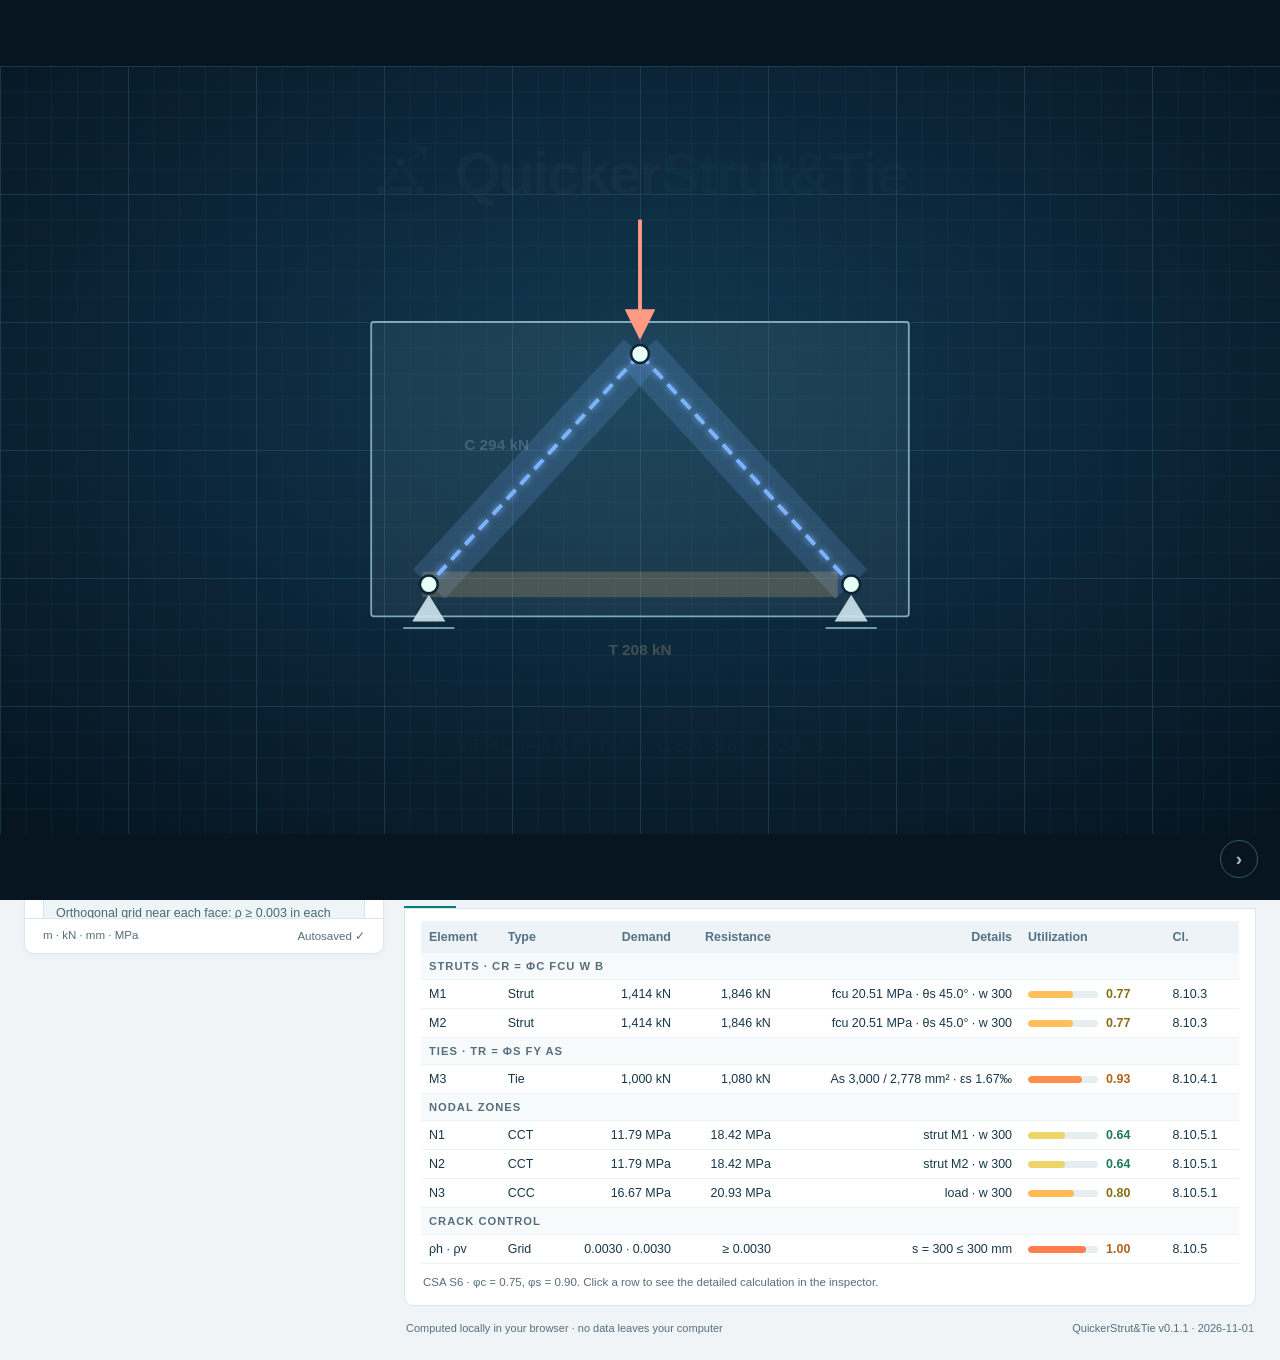
<file: QuickerStrut-Tie-v0.1.1-2026-11-01.html>
<!doctype html>
<html lang="fr">
<head>
  <meta charset="UTF-8"><meta name="viewport" content="width=device-width,initial-scale=1">
  <title>QuickerStrut&amp;Tie · Strut-and-tie models</title>
  <meta name="description" content="Interactive 2D strut-and-tie models checked to CSA S6 and CSA A23.3, computed in your browser.">
  <meta property="og:title" content="QuickerStrut&amp;Tie · Strut-and-tie models"><meta property="og:description" content="Draw a 2D strut-and-tie model, drag its nodes and see forces and CSA S6 / A23.3 checks update live."><meta name="theme-color" content="#102d41">
  <link rel="icon" href="data:image/svg+xml,%3Csvg xmlns='http://www.w3.org/2000/svg' viewBox='0 0 64 64'%3E%3Crect width='64' height='64' rx='14' fill='%23102d41'/%3E%3Crect x='8' y='16' width='48' height='36' rx='3' fill='%239fc3d2' fill-opacity='.16'/%3E%3Cpath d='M32 22L15.5 45.5M32 22L48.5 45.5' stroke='%237cb4ff' stroke-width='5.5' stroke-linecap='round'/%3E%3Cpath d='M15.5 45.5H48.5' stroke='%23ffc978' stroke-width='6' stroke-linecap='round'/%3E%3Cg fill='%23e8fff8' stroke='%230b2436' stroke-width='2.2'%3E%3Ccircle cx='32' cy='22' r='5.5'/%3E%3Ccircle cx='15.5' cy='45.5' r='5.5'/%3E%3Ccircle cx='48.5' cy='45.5' r='5.5'/%3E%3C/g%3E%3Cpath d='M44 8.5h9.5V18M53 9l-7.5 7.5' fill='none' stroke='%2356e0bb' stroke-width='4' stroke-linecap='round' stroke-linejoin='round'/%3E%3C/svg%3E">
  <style>
@charset "UTF-8";
/* QuickerStrut&Tie — design tokens and layout. */
:root{
  --navy:#102d41;--navy-2:#0b2436;--navy-3:#061520;--ink:#17374b;--muted:#566e7c;--axis:#5d7684;
  --line:#dce5eb;--paper:#fff;--bg:#f0f4f7;--teal:#007f78;--mint:#56e0bb;--mint-soft:#d9f5eb;
  --amber:#b66c16;--blue:#3567ad;--coral:#c4513a;--ok:#1f7a5a;--warn:#9a6a12;--bad:#b23a2a;
  --strut:#7cb4ff;--tie:#ffc978;--load:#ff9b85;--react:#56e0bb;
  --shadow:0 2px 7px #15354a08;--radius:10px;
  font-family:"Segoe UI",Inter,Roboto,Arial,sans-serif;color:var(--ink);font-size:16px;
}
*{box-sizing:border-box}
html,body{margin:0;background:var(--bg)}
body{min-height:100vh}
button,input,select{font:inherit}
button{cursor:pointer;border:1px solid var(--line);background:#fff;color:var(--ink);border-radius:6px;padding:7px 12px;font-size:.875rem;font-weight:600;transition:background .15s,border-color .15s,color .15s}
button:hover:not(:disabled){background:#eef5f7}
button:disabled{opacity:.4;cursor:default}
button:focus-visible,input:focus-visible,select:focus-visible,[tabindex]:focus-visible{outline:3px solid var(--teal);outline-offset:2px}
input,select{width:100%;min-height:34px;border:1px solid #cbd8e1;border-radius:5px;background:#fff;color:var(--ink);padding:5px 8px;font-size:.84rem;font-variant-numeric:tabular-nums}
input.num{text-align:right}
input::placeholder{color:#9fb0ba}
input.num-err{border-color:#ba3838;background:#fff6f4}
input[type=checkbox]{width:16px;min-height:16px;accent-color:var(--teal);margin:0}
label{font-size:.875rem}
small{font-size:.75rem}
.hidden{display:none!important}
.sr-only{position:absolute;width:1px;height:1px;overflow:hidden;clip:rect(0 0 0 0);white-space:nowrap}
kbd{font:600 .6875rem "Segoe UI",Arial,sans-serif;color:var(--axis);border:1px solid #dbe5eb;border-radius:4px;padding:1px 5px;background:#f7fafb}

/* ---------- Top bar ---------- */
.topbar{height:64px;background:var(--navy);color:#fff;display:flex;align-items:center;justify-content:space-between;padding:0 24px;gap:16px}
.brand{display:flex;align-items:center;gap:12px;font-size:1.42rem;font-weight:650;letter-spacing:-.6px;white-space:nowrap}
.brand>div>span{font-weight:350;color:#9cdfcf}
.brand-logo{display:block;flex:none;width:40px;height:40px;filter:drop-shadow(0 2px 6px #0006)}
.top-warning{display:flex;align-items:center;gap:9px;margin:0;padding:6px 14px;border:1px solid #2f5268;border-radius:999px;color:#c9dbe4;font-size:.78rem;background:#0e2839}
.warning-symbol{width:15px;height:15px;border:1px solid #d7b25c;border-radius:50%;text-align:center;line-height:13px;color:#e9c46a;font-weight:bold;font-size:.625rem;flex:none}
.header-right{display:flex;gap:18px;align-items:center}
.release-info{display:flex;flex-direction:column;align-items:flex-end;line-height:1.2}
.release-info b{font-size:.85rem}
.release-info small{color:#9fb8c6}
.method-open{background:transparent;border-color:#3d6075;color:#e3eef3}
.method-open:hover:not(:disabled){background:#173a50}
.language{display:flex;border:1px solid #4b6373;border-radius:6px;padding:3px}
.language button{padding:5px 9px;border:0;background:transparent;color:#c5d8e0}
.language button.selected{background:#fff;color:var(--navy)}
.language button:hover:not(.selected){background:#1b3d52}
.github-link{color:#dbe9ef;display:flex}
.github-link svg{width:24px;height:24px}

/* ---------- Workspace ---------- */
.workspace{display:grid;grid-template-columns:360px minmax(0,1fr);gap:20px;max-width:1880px;margin:0 auto;padding:18px 24px 12px}
.inputs{align-self:start;position:sticky;top:14px;background:#fff;border:1px solid var(--line);border-radius:var(--radius);box-shadow:var(--shadow);max-height:calc(100vh - 28px);display:flex;flex-direction:column;min-width:0}
.panel-heading{display:flex;align-items:center;justify-content:space-between;padding:16px 18px 8px}
h1{font-size:1.05rem;margin:0;font-weight:650}
.text-button{border:0;padding:4px 0;background:none;color:var(--muted);font-size:.75rem}
.text-button:hover:not(:disabled){background:none;color:var(--teal)}
.project-bar{padding:0 18px 12px;display:flex;flex-direction:column;gap:10px;border-bottom:1px solid var(--line)}
.pn-label{display:block;font-size:.6875rem;letter-spacing:1.1px;font-weight:700;color:var(--muted);text-transform:uppercase;margin-bottom:5px}
.pn-wrap{position:relative;display:block}
.pn-wrap input{font-weight:650;font-size:1rem;background:#f7fafb;padding-right:30px;min-height:40px}
.pn-pencil{position:absolute;right:9px;top:11px;width:17px;height:17px;color:var(--axis);pointer-events:none}
.dirty{font-size:.7rem;color:var(--amber);margin-left:6px}
.project-actions{display:flex;gap:8px;flex-wrap:wrap}
.qst-menu{position:relative}
.menu-button{display:inline-flex;align-items:center;gap:7px;padding:7px 12px;border:1px solid #c9d8e1;border-radius:8px;background:#fff;color:var(--navy);font-size:.8125rem;font-weight:650;box-shadow:0 1px 2px #15354a0d}
.menu-button:hover{border-color:#8fb2c2;background:#f6fafb}
.qst-menu.open>.menu-button{border-color:var(--teal);background:#eefaf6;color:#00564f}
.menu-button .caret{font-size:.7rem;color:var(--axis);transition:transform .15s}
.qst-menu.open .caret{transform:rotate(180deg)}
.mi-ico{width:18px;height:18px;flex:none}
.menu-pop{display:none;position:absolute;z-index:60;left:0;top:calc(100% + 6px);min-width:300px;padding:6px;background:#fff;border:1px solid #d3e0e7;border-radius:11px;box-shadow:0 10px 24px #0b1e2b26}
.qst-menu.open>.menu-pop{display:block;animation:menuIn .14s ease-out}
@keyframes menuIn{from{opacity:0;transform:translateY(-4px)}to{opacity:1;transform:none}}
.menu-pop button{display:flex;align-items:center;gap:11px;width:100%;padding:8px 10px;border:0;border-radius:8px;background:none;color:var(--ink);text-align:left;font-size:.8125rem}
.menu-pop button:hover:not(:disabled),.menu-pop button:focus-visible{background:#eef6f8;outline:none}
.menu-pop button .mi-ico{color:var(--teal)}
.mi-text{display:flex;flex-direction:column;flex:1;min-width:0}
.mi-text b{font-weight:650}
.mi-text small{color:var(--muted);font-weight:400}
.menu-sep{height:1px;background:var(--line);margin:5px 4px}
.ex-thumb{width:58px;height:34px;flex:none;border-radius:6px;background:var(--navy);display:block}
.input-tabs{display:flex;padding:0 16px;border-bottom:1px solid var(--line);gap:16px}
.input-tabs button,.view-tabs button{border:0;border-radius:0;background:none;padding:11px 1px;color:var(--muted);border-bottom:2px solid transparent}
.input-tabs button:hover,.view-tabs button:hover{background:none!important;color:var(--ink)}
.input-tabs button.active,.view-tabs button.active{color:var(--teal);border-bottom-color:var(--teal)}
.input-tabs .count{font-size:.7rem;color:var(--axis);font-weight:500;margin-left:3px}
#input-content{padding:16px 18px 18px;overflow:auto;scrollbar-width:thin;min-height:0}
.section-label{font-size:.72rem;letter-spacing:1.2px;font-weight:700;margin:20px 0 10px;color:var(--muted);text-transform:uppercase;display:flex;align-items:center;justify-content:space-between}
.section-label:first-child{margin-top:0}
.field{display:block;margin-bottom:11px}
.field>span{display:flex;justify-content:space-between;margin-bottom:5px;color:var(--muted);font-size:.8rem}
.field>span em{font-style:normal;color:var(--axis);font-size:.72rem}
.field-row{display:grid;grid-template-columns:1fr 1fr;gap:10px}
.field-row.three{grid-template-columns:1fr 1fr 1fr}
.unit-wrap{position:relative;display:block}
.unit-wrap input{padding-right:42px}
.unit-wrap i{position:absolute;right:8px;top:50%;transform:translateY(-50%);font-style:normal;font-size:.72rem;color:var(--axis);pointer-events:none}
.segmented{display:inline-flex;padding:3px;background:#e2eaf0;border-radius:8px;gap:2px}
.segmented button{border:0;background:transparent;padding:6px 12px;white-space:nowrap}
.segmented button.active{background:#fff;box-shadow:0 1px 4px #20374718;color:var(--navy)}
.segmented.full{display:flex}
.segmented.full button{flex:1}
.code-card{display:flex;flex-direction:column;gap:2px;text-align:left;padding:9px 11px!important}
.code-card small{font-weight:400;color:var(--muted)}
.note{padding:10px 12px;background:#eef5f7;border:1px solid #d3e5ec;border-radius:7px;font-size:.78rem;line-height:1.5;color:#486777}
.note b{color:var(--ink)}
.toggle-row{display:flex;align-items:center;gap:8px;font-size:.84rem;margin:8px 0}
.add-button{width:100%;border-style:dashed;color:var(--teal);margin:6px 0 4px}
.rows{display:flex;flex-direction:column;gap:8px}
.row-card{border:1px solid var(--line);border-radius:8px;padding:8px 9px;display:grid;gap:6px;transition:border-color .15s,box-shadow .15s;background:#fff}
.row-card.selected{border-color:var(--teal);box-shadow:0 0 0 2px #56e0bb55}
.row-card:hover{border-color:#b9cdd8}
.row-line{display:grid;gap:6px;align-items:center}
.row-node-1{grid-template-columns:44px 1fr 1fr 26px}
.row-node-2{grid-template-columns:1.25fr 1fr 1fr 0.9fr}
.row-mem-1{grid-template-columns:44px 1fr 1fr 1fr 26px}
.row-mem-2{grid-template-columns:0.75fr 1.45fr 1fr}
.row-card input,.row-card select{min-height:30px;padding:3px 6px;font-size:.8rem}
.row-card .mini{font-size:.62rem;color:var(--axis);display:block;margin:0 0 2px 2px;letter-spacing:.3px}
.tag{display:inline-flex;align-items:center;justify-content:center;height:24px;border-radius:6px;font-weight:700;font-size:.78rem;color:var(--navy);background:#eaf1f5;cursor:pointer}
.tag.strut{background:#e3eefe;color:#244f8e}
.tag.tie{background:#fdf0db;color:#7a4a0c}
.tag.zero{background:#eef1f3;color:#71818b}
.del{border:0;background:none;color:#97a9b4;font-size:1.05rem;padding:0;height:26px}
.del:hover:not(:disabled){color:var(--bad);background:none}
.bars-pick{display:grid;grid-template-columns:42px 10px minmax(62px,1fr);align-items:center;gap:3px}
.bars-row{grid-template-columns:1.6fr 1fr}
.bars-pick b{text-align:center;color:var(--axis);font-weight:400}
.input-footer{padding:10px 18px;border-top:1px solid var(--line);color:var(--muted);font-size:.72rem;display:flex;justify-content:space-between;gap:8px}

/* ---------- Stage (canvas) ---------- */
.results{min-width:0;display:flex;flex-direction:column}
.stage{background:radial-gradient(120% 90% at 50% 30%,#123a52 0%,var(--navy-2) 55%,var(--navy-3) 100%);border-radius:var(--radius);color:#fff;overflow:hidden;box-shadow:0 6px 18px #0b1e2b22;position:relative}
.stage-top{display:flex;align-items:center;justify-content:space-between;gap:10px;padding:10px 12px;border-bottom:1px solid #1d4458;flex-wrap:wrap}
.toolbox{display:flex;gap:4px;padding:3px;background:#0a2131;border:1px solid #1f4256;border-radius:10px}
.tool{display:flex;align-items:center;gap:6px;border:0;background:transparent;color:#bcd3de;padding:6px 9px;border-radius:7px;font-size:.78rem;position:relative}
.tool svg{width:18px;height:18px}
.tool:hover:not(:disabled){background:#163a50;color:#fff}
.tool.active{background:#56e0bb;color:#062a24}
.tool .k{font-size:.62rem;opacity:.65;font-weight:700}
.tool .tl{display:none}
.stage-right{display:flex;align-items:center;gap:8px;flex-wrap:wrap}
.dark-seg{display:inline-flex;padding:3px;background:#0a2131;border:1px solid #1f4256;border-radius:9px;gap:2px}
.dark-seg button{border:0;background:transparent;color:#bcd3de;padding:6px 11px;font-size:.78rem;border-radius:6px}
.dark-seg button:hover:not(:disabled){background:#163a50;color:#fff}
.dark-seg button.active{background:#e8f6f2;color:var(--navy)}
.chip{display:inline-flex;align-items:center;gap:6px;border:1px solid #2a4f64;background:#0d283a;color:#bcd3de;padding:5px 9px;border-radius:999px;font-size:.74rem;font-weight:600}
.chip:hover:not(:disabled){background:#163a50;color:#fff}
.chip[aria-pressed=true]{border-color:#56e0bb;color:#d8fff3;background:#0f3a3a}
.chip svg{width:14px;height:14px}
.icon-chip{width:32px;height:30px;padding:0;display:inline-flex;align-items:center;justify-content:center;border:1px solid #2a4f64;background:#0d283a;color:#bcd3de;border-radius:8px}
.icon-chip:hover:not(:disabled){background:#163a50;color:#fff}
.icon-chip svg{width:16px;height:16px}
.canvas-wrap{position:relative;height:clamp(460px,64vh,820px);touch-action:none}
#canvas{position:absolute;inset:0;width:100%;height:100%;display:block;user-select:none;-webkit-user-select:none}
#canvas text{font-family:"Segoe UI",Inter,Roboto,Arial,sans-serif}
#canvas.tool-select{cursor:default}
#canvas.tool-node,#canvas.tool-member,#canvas.tool-outline{cursor:crosshair}
#canvas.tool-support,#canvas.tool-load,#canvas.tool-erase{cursor:pointer}
#canvas.panning{cursor:grabbing!important}
#canvas .hit-node,#canvas .hit-member{cursor:pointer}
#canvas.tool-select .hit-node{cursor:grab}
#canvas.dragging,#canvas.dragging *{cursor:grabbing!important}
.hud{position:absolute;left:12px;bottom:10px;display:flex;gap:10px;align-items:center;font-size:.72rem;color:#a9c3cf;pointer-events:none;font-variant-numeric:tabular-nums;flex-wrap:wrap;max-width:calc(100% - 330px)}
.hud b{color:#e6f3f7;font-weight:600}
.hud .hint{color:#7fa6b8}
.hud .sep{width:1px;height:12px;background:#2c5368}
.legend-hud{position:absolute;right:12px;bottom:10px;display:flex;gap:12px;align-items:center;font-size:.72rem;color:#bcd3de;background:#0a2131cc;border:1px solid #1f4256;padding:6px 10px;border-radius:8px;backdrop-filter:blur(4px)}
.legend-hud span{display:inline-flex;align-items:center;gap:6px}
.legend-hud svg{display:block}
.grad{width:110px;height:8px;border-radius:4px;background:linear-gradient(90deg,#56e0bb 0%,#a6e36b 40%,#ffd166 70%,#ff9f43 90%,#ff5d5d 100%)}
.banner{position:absolute;left:14px;top:12px;max-width:min(640px,calc(100% - 360px));padding:8px 14px;border-radius:9px;font-size:.8rem;line-height:1.4;display:flex;gap:9px;align-items:flex-start;box-shadow:0 6px 16px #0006;z-index:3}
.banner.bad{background:#3a1512ee;border:1px solid #a8483a;color:#ffd9d1}
.banner.warn{background:#3a2a0eee;border:1px solid #a8822f;color:#ffe9b8}
.banner b{color:#fff}
.empty-hint{position:absolute;inset:0;display:flex;align-items:center;justify-content:center;pointer-events:none}
.empty-hint div{background:#0a2131dd;border:1px dashed #2f5a70;border-radius:12px;padding:18px 22px;color:#bcd3de;font-size:.85rem;line-height:1.6;max-width:420px;text-align:center}
.empty-hint b{color:#56e0bb}
.tooltip{position:absolute;pointer-events:none;z-index:5;background:#f7fbfc;color:var(--ink);border-radius:8px;padding:7px 10px;font-size:.75rem;line-height:1.45;box-shadow:0 8px 20px #0007;min-width:150px;font-variant-numeric:tabular-nums}
.tooltip b{font-weight:700}
.tooltip .tt-head{display:flex;justify-content:space-between;gap:10px;margin-bottom:3px}
.tooltip .tt-row{display:flex;justify-content:space-between;gap:14px;color:var(--muted)}
.tooltip .tt-row span:last-child{color:var(--ink);font-weight:600}

/* Inspector */
.inspector{position:absolute;right:12px;top:12px;width:318px;max-height:calc(100% - 64px);overflow:auto;background:#f9fcfdf5;color:var(--ink);border-radius:12px;box-shadow:0 12px 30px #0009;border:1px solid #ffffff40;z-index:4;scrollbar-width:thin;animation:insIn .16s ease-out}
@keyframes insIn{from{opacity:0;transform:translateY(-6px) scale(.98)}to{opacity:1;transform:none}}
.ins-head{display:flex;align-items:center;gap:10px;padding:12px 14px 10px;border-bottom:1px solid var(--line);position:sticky;top:0;background:#f9fcfd;z-index:1}
.ins-badge{width:34px;height:34px;border-radius:9px;display:flex;align-items:center;justify-content:center;font-weight:800;font-size:.8rem;color:#fff;background:var(--navy);flex:none}
.ins-badge.strut{background:#2f64b0}
.ins-badge.tie{background:#b66c16}
.ins-badge.zero{background:#7f909a}
.ins-title{flex:1;min-width:0}
.ins-title b{display:block;font-size:.95rem}
.ins-title small{color:var(--muted)}
.ins-close{border:0;background:none;font-size:1.25rem;color:var(--axis);padding:2px 6px}
.ins-body{padding:12px 14px 14px}
.ins-body .field{margin-bottom:9px}
.ins-body .field>span{font-size:.74rem}
.ins-body input,.ins-body select{min-height:32px}
.ins-result{margin-top:10px;border-radius:9px;background:#fff;border:1px solid var(--line);overflow:hidden}
.ins-result .big{display:flex;align-items:baseline;justify-content:space-between;padding:10px 12px;border-bottom:1px solid var(--line)}
.ins-result .big b{font-size:1.45rem;letter-spacing:-.5px;font-variant-numeric:tabular-nums}
.ins-result .big small{color:var(--muted)}
.kv{display:grid;grid-template-columns:1fr auto;gap:4px 10px;padding:9px 12px;font-size:.78rem;font-variant-numeric:tabular-nums}
.kv span:nth-child(odd){color:var(--muted)}
.kv span:nth-child(even){text-align:right;font-weight:600}
.steps{margin:0;padding:9px 12px 11px;border-top:1px solid var(--line);font-size:.74rem;line-height:1.65;color:#3d5868;background:#fbfdfe}
.steps div{white-space:normal}
.steps .eq{font-family:Cambria,"Cambria Math","Times New Roman",serif;font-size:.86rem;color:var(--ink)}
.steps .cl{float:right;color:var(--axis);font-size:.68rem}
.ubar{position:relative;height:8px;border-radius:4px;background:#e7eef2;overflow:hidden;margin:2px 12px 10px}
.ubar i{position:absolute;left:0;top:0;bottom:0;border-radius:4px}
.status{display:inline-flex;align-items:center;gap:5px;font-size:.72rem;font-weight:700;padding:2px 8px;border-radius:999px}
.status.ok{background:#dff5ea;color:var(--ok)}
.status.warn{background:#fdf0d5;color:var(--warn)}
.status.bad{background:#fde4df;color:var(--bad)}
.status.na{background:#eef1f3;color:#71818b}
.ins-hint{font-size:.74rem;color:var(--muted);line-height:1.5;margin-top:8px}

/* ---------- Metrics and results ---------- */
.metrics{display:grid;grid-template-columns:repeat(4,1fr);gap:1px;background:var(--line);border:1px solid var(--line);border-radius:9px;overflow:hidden;margin-top:14px}
.metric{background:#fff;padding:11px 15px;border:0;border-radius:0;text-align:left;min-width:0;font-weight:400}
button.metric:hover:not(:disabled){background:#f6fafb}
.metric-label{font-size:.6875rem;letter-spacing:.8px;font-weight:650;text-transform:uppercase;color:var(--muted)}
.metric-value{display:flex;gap:7px;align-items:baseline;margin-top:4px;font-size:1.48rem;font-weight:650;font-variant-numeric:tabular-nums;letter-spacing:-.6px}
.metric-value small{font-size:.75rem;font-weight:400;letter-spacing:0;color:var(--muted)}
.metric-location{font-size:.7rem;color:var(--muted);margin-top:2px;white-space:nowrap;overflow:hidden;text-overflow:ellipsis}
.chart-toolbar{display:flex;align-items:center;justify-content:space-between;margin-top:12px;border-bottom:1px solid var(--line);gap:8px;flex-wrap:wrap}
.view-tabs{display:flex;gap:20px}
.result-view{background:#fff;border:1px solid var(--line);border-top:0;border-radius:0 0 9px 9px;padding:12px 16px 14px;margin-bottom:10px}
.table-scroll{overflow:auto}
table{border-collapse:collapse;width:100%;font-size:.78rem;font-variant-numeric:tabular-nums;white-space:nowrap}
th{text-align:right;padding:9px 8px;background:#edf3f6;color:#547285;font-weight:600;position:sticky;top:0}
th:first-child,td:first-child,th.l,td.l{text-align:left}
td{text-align:right;padding:7px 8px;border-bottom:1px solid #edf2f5}
tbody tr{cursor:pointer}
tbody tr:hover td{background:#f5fafb}
tbody tr.selected td{background:#e6f7f1}
tr.group td{background:#f7fafb;color:var(--muted);font-weight:700;font-size:.7rem;letter-spacing:1px;text-transform:uppercase;cursor:default;text-align:left}
td .cell-ubar{display:inline-block;vertical-align:middle;width:70px;height:7px;background:#e7eef2;border-radius:4px;overflow:hidden;margin-right:8px;position:relative}
td .cell-ubar i{position:absolute;left:0;top:0;bottom:0;border-radius:4px}
.table-note{font-size:.72rem;color:var(--muted);margin:10px 2px 0;line-height:1.5}
.result-footer{display:flex;justify-content:space-between;font-size:.6875rem;color:var(--muted);padding:6px 2px 14px;gap:12px;flex-wrap:wrap}

/* ---------- Dialogs ---------- */
dialog{border:0;border-radius:14px;padding:0;box-shadow:0 20px 50px #0b1e2b55;max-width:min(860px,calc(100vw - 24px));width:860px;color:var(--ink)}
dialog::backdrop{background:#061520aa;backdrop-filter:blur(2px)}
.dlg-head{display:flex;align-items:center;gap:12px;padding:16px 20px;border-bottom:1px solid var(--line);position:sticky;top:0;background:#fff}
.dlg-head b{display:block;font-size:1.05rem}
.dlg-head small{color:var(--muted)}
.dlg-head .ins-close{margin-left:auto}
.dlg-body{padding:6px 24px 22px;max-height:72vh;overflow:auto;font-size:.88rem;line-height:1.6}
.dlg-body h3{font-size:.95rem;margin:18px 0 6px;color:var(--navy)}
.dlg-body .eq{font-family:Cambria,"Cambria Math","Times New Roman",serif;font-size:1rem;background:#f4f8fa;border-radius:7px;padding:8px 12px;margin:6px 0;display:block}
.dlg-body table{white-space:normal}
.dlg-body td,.dlg-body th{text-align:left}
.dlg-actions{display:flex;justify-content:flex-end;gap:8px;padding:12px 20px;border-top:1px solid var(--line)}
.primary{background:var(--teal);border-color:var(--teal);color:#fff}
.primary:hover:not(:disabled){background:#006a64}
.toast{position:fixed;left:50%;bottom:22px;transform:translateX(-50%) translateY(20px);background:var(--navy);color:#fff;padding:10px 16px;border-radius:9px;font-size:.84rem;box-shadow:0 10px 26px #0006;opacity:0;transition:all .25s;z-index:200;pointer-events:none}
.toast.show{opacity:1;transform:translateX(-50%) translateY(0)}

/* ---------- Splash ---------- */
#splash{position:fixed;inset:0;z-index:1000;background:#061520;display:flex;align-items:center;justify-content:center;transition:opacity .55s ease}
#splash.out{opacity:0;pointer-events:none}
#splash svg{width:100%;height:100%}
#splash .sp-word{font:650 46px "Segoe UI",Inter,Arial,sans-serif;letter-spacing:-1.5px}
#splash .sp-tag{font:500 15px "Segoe UI",Inter,Arial,sans-serif;fill:#9fc3d2;letter-spacing:2px}
#splash .sp-small{font:600 12px "Segoe UI",Inter,Arial,sans-serif}
#splash-skip{position:absolute;right:22px;bottom:22px;background:transparent;border:1px solid #2f5a70;color:#9fc3d2;border-radius:999px;width:38px;height:38px;font-size:1.2rem;padding:0}
.reveal .inputs,.reveal .stage,.reveal .metrics,.reveal .chart-toolbar,.reveal .result-view{animation:rise .6s cubic-bezier(.2,.7,.2,1) both}
.reveal .stage{animation-delay:.08s}.reveal .metrics{animation-delay:.16s}.reveal .chart-toolbar,.reveal .result-view{animation-delay:.22s}
@keyframes rise{from{opacity:0;transform:translateY(12px)}to{opacity:1;transform:none}}

/* ---------- Responsive ---------- */
@media (max-width:1380px){.top-warning{display:none}}
@media (max-width:1180px){
  .workspace{grid-template-columns:1fr;padding:12px}
  .inputs{position:static;max-height:none;order:2}
  .metrics{grid-template-columns:repeat(2,1fr)}
  .inspector{width:290px}
}
@media (max-width:760px){
  .topbar{padding:0 12px;height:56px}.brand{font-size:1.15rem}.release-info,.method-open .lbl{display:none}
  .header-right{gap:10px}
  .canvas-wrap{height:68vh}
  .inspector{left:8px;right:8px;width:auto;top:auto;bottom:44px;max-height:48%}
  .hud{max-width:100%}.legend-hud{display:none}
  .banner{max-width:calc(100% - 20px)}
  .tool .k{display:none}
  .metrics{grid-template-columns:1fr 1fr}
}
/* ---------- Galaxy Z Fold 8 unfolded in landscape (~816 × 536 CSS px) and other
   wide, short screens: slim header, narrow side panel that scrolls on its own,
   vertical tool column inside the canvas, canvas sized from the screen height. */
@media (orientation:landscape) and (max-height:620px) and (min-width:700px){
  .topbar{height:46px;padding:0 12px;gap:10px}
  .brand{font-size:1.08rem;gap:8px}
  .brand-logo{width:30px;height:30px}
  .top-warning,.release-info{display:none}
  .header-right{gap:10px}
  .method-open{padding:5px 9px;font-size:.75rem}
  .method-open .lbl{display:none}
  .language button{padding:4px 8px}
  .github-link svg{width:20px;height:20px}
  .workspace{grid-template-columns:250px minmax(0,1fr);gap:10px;padding:8px 10px}
  .inputs{position:sticky;top:8px;order:0;max-height:calc(100svh - 16px)}
  .panel-heading{padding:10px 12px 6px}
  h1{font-size:.95rem}
  .project-bar{padding:0 12px 8px;gap:7px}
  .pn-label{margin-bottom:3px}
  .pn-wrap input{min-height:34px;font-size:.9rem}
  .menu-button{padding:5px 9px;font-size:.75rem}
  .input-tabs{padding:0 10px;gap:10px}
  .input-tabs button{padding:8px 1px;font-size:.78rem}
  #input-content{padding:10px 12px}
  .input-footer{display:none}
  .field-row{gap:7px}
  .row-node-1{grid-template-columns:36px 1fr 1fr 22px}
  .row-mem-1{grid-template-columns:36px 1fr 1fr 1fr 22px}
  .stage-top{padding:6px 8px;gap:6px;flex-wrap:nowrap}
  .stage-right{gap:5px;flex-wrap:nowrap;margin-left:auto}
  .toolbox{position:absolute;left:8px;top:54px;z-index:4;flex-direction:column;gap:2px;padding:3px;box-shadow:0 6px 16px #0006}
  .tool{padding:7px;justify-content:center}
  .tool .k{display:none}
  .dark-seg button{padding:5px 8px;font-size:.72rem}
  .chip{padding:5px 7px}
  .chip .cl{display:none}
  .icon-chip{width:30px;height:28px}
  .canvas-wrap{height:calc(100svh - 46px - 16px - 44px);min-height:300px}
  .hud{left:56px;bottom:6px;font-size:.66rem;gap:7px}
  .hud .hint{display:none}
  .legend-hud{display:none}
  .banner{left:56px;max-width:calc(100% - 320px);font-size:.74rem;padding:6px 10px}
  .inspector{top:8px;right:8px;width:244px;max-height:calc(100% - 16px);font-size:.92em;border-radius:10px}
  .ins-head{padding:9px 11px 8px}
  .ins-badge{width:30px;height:30px}
  .ins-body{padding:9px 11px 11px}
  .ins-result .big b{font-size:1.2rem}
  .steps{font-size:.7rem}
  .bars-row{grid-template-columns:1fr}
  .metrics{margin-top:8px}
  .metric{padding:7px 10px}
  .metric-label{font-size:.62rem;letter-spacing:.3px;white-space:nowrap;overflow:hidden;text-overflow:ellipsis}
  .metric-value{font-size:1.1rem}
  .metric-value>span[style*="1.1rem"]{font-size:.95rem!important}
  .chart-toolbar{margin-top:6px}
  .view-tabs{gap:12px}
  .view-tabs button{padding:8px 1px;font-size:.8rem}
  .result-view{padding:8px 10px 10px}
  dialog{max-height:calc(100svh - 12px)}
  .dlg-body{max-height:calc(100svh - 120px)}
}
@media (pointer:coarse){
  .input-tabs button,.view-tabs button{min-height:40px}
  .dark-seg button,.tool{min-height:36px;min-width:36px}
  .chip,.icon-chip{min-height:34px}
  .menu-pop button{min-height:42px}
}
@media (prefers-reduced-motion:reduce){*{animation:none!important;transition:none!important}}

/* ---------- Printed report ---------- */
#report{display:none}
@media print{
  @page{size:letter;margin:14mm}
  body{background:#fff}
  body>*:not(#report){display:none!important}
  #report{display:block;color:#111;font-size:10.5pt;line-height:1.45}
  #report h1{font-size:18pt;margin:0 0 4px}
  #report h2{font-size:12.5pt;margin:16px 0 6px;border-bottom:1.5px solid #102d41;padding-bottom:3px;color:#102d41;break-after:avoid}
  #report .rp-head{display:flex;justify-content:space-between;align-items:flex-end;border-bottom:3px solid #102d41;padding-bottom:8px;margin-bottom:10px}
  #report .rp-brand{font-weight:700;font-size:13pt;color:#102d41}
  #report .rp-brand span{color:#007f78;font-weight:400}
  #report .rp-meta{font-size:9pt;color:#444;text-align:right}
  #report .rp-figure{border:1px solid #ccd6dd;border-radius:6px;padding:4px;break-inside:avoid}
  #report .rp-figure svg{width:100%;height:auto;display:block}
  #report table{font-size:8.6pt;white-space:normal;break-inside:auto}
  #report th{background:#e9eff3!important;color:#223;position:static;-webkit-print-color-adjust:exact;print-color-adjust:exact}
  #report td{padding:4px 6px}
  #report tr{break-inside:avoid}
  #report .rp-calc td,#report .rp-calc th{text-align:left;vertical-align:top}
  #report .rp-calc td:last-child{text-align:right;white-space:nowrap}
  #report .rp-eq{font-family:Cambria,"Times New Roman",serif}
  #report .rp-ok{color:#1f7a5a;font-weight:700}
  #report .rp-bad{color:#b23a2a;font-weight:700}
  #report .rp-disclaimer{margin-top:14px;padding:8px 10px;border:1px solid #d7b25c;background:#fff8e6!important;font-size:8.8pt;-webkit-print-color-adjust:exact;print-color-adjust:exact}
  #report .rp-grid{display:grid;grid-template-columns:1fr 1fr;gap:4px 18px;font-size:9.5pt}
}

</style>
</head>
<body>
<div id="splash" aria-hidden="true">
  <svg viewBox="0 0 1000 600" preserveAspectRatio="xMidYMid meet">
    <defs>
      <radialGradient id="sp-bg" cx="50%" cy="42%" r="75%"><stop offset="0" stop-color="#123a52"/><stop offset=".55" stop-color="#0b2436"/><stop offset="1" stop-color="#061520"/></radialGradient>
      <pattern id="sp-grid" width="20" height="20" patternUnits="userSpaceOnUse"><path d="M20 0H0V20" fill="none" stroke="#2c5b72" stroke-width=".5"/></pattern>
      <pattern id="sp-grid2" width="100" height="100" patternUnits="userSpaceOnUse"><path d="M100 0H0V100" fill="none" stroke="#3a7390" stroke-width=".8"/></pattern>
      <filter id="sp-glow" x="-30%" y="-30%" width="160%" height="160%"><feGaussianBlur stdDeviation="3" result="b"/><feMerge><feMergeNode in="b"/><feMergeNode in="SourceGraphic"/></feMerge></filter>
      <marker id="sp-arrow" markerWidth="8" markerHeight="8" refX="6" refY="4" orient="auto"><path d="M0 0L8 4L0 8Z" fill="#ff9b85"/></marker>
    </defs>
    <rect width="1000" height="600" fill="url(#sp-bg)"/>
    <g id="sp-gridl" opacity="0"><rect width="1000" height="600" fill="url(#sp-grid)"/><rect width="1000" height="600" fill="url(#sp-grid2)"/></g>
    <rect id="sp-concrete" x="290" y="200" width="420" height="230" rx="2" fill="#9fc3d2" fill-opacity=".09" stroke="#7fa8bb" stroke-width="1.4" opacity="0"/>
    <path id="sp-band-l" d="M0 0" fill="#7cb4ff" fill-opacity=".17"/>
    <path id="sp-band-r" d="M0 0" fill="#7cb4ff" fill-opacity=".17"/>
    <rect id="sp-band-t" x="330" y="395" width="0" height="20" fill="#ffc978" fill-opacity=".2"/>
    <line id="sp-strut-l" x1="500" y1="225" x2="500" y2="225" stroke="#7cb4ff" stroke-width="3" stroke-dasharray="10 6" filter="url(#sp-glow)"/>
    <line id="sp-strut-r" x1="500" y1="225" x2="500" y2="225" stroke="#7cb4ff" stroke-width="3" stroke-dasharray="10 6" filter="url(#sp-glow)"/>
    <line id="sp-tie" x1="335" y1="405" x2="335" y2="405" stroke="#ffc978" stroke-width="4" filter="url(#sp-glow)"/>
    <g id="sp-nodes" opacity="0">
      <circle cx="500" cy="225" r="7" fill="#e8fff8" stroke="#0b2436" stroke-width="2"/>
      <circle cx="335" cy="405" r="7" fill="#e8fff8" stroke="#0b2436" stroke-width="2"/>
      <circle cx="665" cy="405" r="7" fill="#e8fff8" stroke="#0b2436" stroke-width="2"/>
      <path d="M335 413l-13 21h26Z M665 413l-13 21h26Z" fill="#cfe6ef" opacity=".9"/>
      <path d="M315 439h40 M645 439h40" stroke="#6f98ab" stroke-width="1.5"/>
    </g>
    <line id="sp-load" x1="500" y1="120" x2="500" y2="120" stroke="#ff9b85" stroke-width="3" marker-end="url(#sp-arrow)"/>
    <text id="sp-c" x="388" y="300" fill="#cfe2ff" class="sp-small" text-anchor="middle" opacity="0"></text>
    <text id="sp-t" x="500" y="460" fill="#ffe2ae" class="sp-small" text-anchor="middle" opacity="0"></text>
    <g id="sp-brand" opacity="0">
      <g transform="translate(284 48) scale(.9)"><g><defs><linearGradient id="qst-tile-sp" x1="0" y1="0" x2="1" y2="1"><stop offset="0" stop-color="#174560"/><stop offset="1" stop-color="#0b2436"/></linearGradient></defs><rect width="64" height="64" rx="14" fill="url(#qst-tile-sp)"/><rect x=".5" y=".5" width="63" height="63" rx="13.5" fill="none" stroke="#fff" stroke-opacity=".14"/><rect x="8" y="16" width="48" height="36" rx="3" fill="#9fc3d2" fill-opacity=".14"/><path d="M32 22L15.5 45.5M32 22L48.5 45.5" stroke="#7cb4ff" stroke-width="5" stroke-dasharray="6.4 3.4" stroke-linecap="round"/><path d="M15.5 45.5H48.5" stroke="#ffc978" stroke-width="5.6" stroke-linecap="round"/><g fill="#e8fff8" stroke="#0b2436" stroke-width="2.2"><circle cx="32" cy="22" r="5"/><circle cx="15.5" cy="45.5" r="5"/><circle cx="48.5" cy="45.5" r="5"/></g><path d="M44 8.5h9.5V18M53 9l-7.5 7.5" fill="none" stroke="#56e0bb" stroke-width="3.6" stroke-linecap="round" stroke-linejoin="round"/></g></g><text x="532" y="92" text-anchor="middle" class="sp-word"><tspan fill="#fff">Quicker</tspan><tspan fill="#56e0bb">Strut&amp;Tie</tspan></text>
      <text id="sp-tagline" x="500" y="528" text-anchor="middle" class="sp-tag"></text>
    </g>
  </svg>
  <button id="splash-skip" type="button" aria-label="Skip">›</button>
</div>
<script>
/* Intro: a deep beam strut-and-tie model is drawn and its forces appear (2.4 s). */
(function(){
  'use strict';
  var root=document.getElementById('splash');if(!root)return;
  var lang='fr';try{var s=localStorage.getItem('qst-lang');if(s==='en'||s==='fr')lang=s;else if(!/^fr/i.test(navigator.language||'fr'))lang='en';}catch(e){}
  var $=function(i){return document.getElementById(i);};
  $('sp-tagline').textContent=lang==='fr'?'BIELLES ET TIRANTS · CSA S6 / A23.3':'STRUT-AND-TIE · CSA S6 / A23.3';
  var reduce=window.matchMedia&&matchMedia('(prefers-reduced-motion: reduce)').matches;
  var D=2400,t0=performance.now(),done=false;
  var ease=function(u){u=Math.max(0,Math.min(1,u));return u<.5?4*u*u*u:1-Math.pow(-2*u+2,3)/2;};
  var fmt=function(v){return Math.round(v).toLocaleString(lang==='fr'?'fr-CA':'en-CA');};
  function band(id,x1,y1,x2,y2,w,p){var dx=x2-x1,dy=y2-y1,L=Math.hypot(dx,dy),nx=-dy/L*w/2,ny=dx/L*w/2,ex=x1+dx*p,ey=y1+dy*p;
    $(id).setAttribute('d','M'+(x1+nx)+' '+(y1+ny)+'L'+(ex+nx)+' '+(ey+ny)+'L'+(ex-nx)+' '+(ey-ny)+'L'+(x1-nx)+' '+(y1-ny)+'Z');}
  function frame(now){
    var t=reduce?D:now-t0;
    $('sp-gridl').setAttribute('opacity',(.5*ease(t/500)).toFixed(3));
    $('sp-concrete').setAttribute('opacity',ease((t-150)/400).toFixed(3));
    $('sp-nodes').setAttribute('opacity',ease((t-400)/300).toFixed(3));
    var l=ease((t-500)/450);$('sp-load').setAttribute('y2',(120+88*l).toFixed(1));
    var s=ease((t-800)/600);
    $('sp-strut-l').setAttribute('x2',(500-165*s).toFixed(1));$('sp-strut-l').setAttribute('y2',(225+180*s).toFixed(1));
    $('sp-strut-r').setAttribute('x2',(500+165*s).toFixed(1));$('sp-strut-r').setAttribute('y2',(225+180*s).toFixed(1));
    band('sp-band-l',500,225,335,405,34,s);band('sp-band-r',500,225,665,405,34,s);
    var ti=ease((t-1150)/550);$('sp-tie').setAttribute('x2',(335+330*ti).toFixed(1));$('sp-band-t').setAttribute('width',(330*ti).toFixed(1));
    var f=ease((t-1350)/700);$('sp-c').setAttribute('opacity',f.toFixed(2));$('sp-t').setAttribute('opacity',f.toFixed(2));
    $('sp-c').textContent='C '+fmt(1414*f)+' kN';$('sp-t').textContent='T '+fmt(1000*f)+' kN';
    var b=ease((t-1500)/600);$('sp-brand').setAttribute('opacity',b.toFixed(3));$('sp-brand').setAttribute('transform','translate(0 '+(8*(1-b)).toFixed(2)+')');
    if(t>=D){finish();return;}
    requestAnimationFrame(frame);
  }
  function finish(){if(done)return;done=true;document.body.classList.add('reveal');setTimeout(function(){document.body.classList.remove('reveal');},1500);root.classList.add('out');setTimeout(function(){root.remove();},600);}
  $('splash-skip').addEventListener('click',finish);
  document.addEventListener('keydown',function k(e){if(e.key==='Escape'){finish();document.removeEventListener('keydown',k);}});
  requestAnimationFrame(frame);
})();
</script>

<header class="topbar">
  <div class="brand"><svg class="brand-logo" viewBox="0 0 64 64" width="40" height="40" aria-hidden="true"><defs><linearGradient id="qst-tile-top" x1="0" y1="0" x2="1" y2="1"><stop offset="0" stop-color="#174560"/><stop offset="1" stop-color="#0b2436"/></linearGradient></defs><rect width="64" height="64" rx="14" fill="url(#qst-tile-top)"/><rect x=".5" y=".5" width="63" height="63" rx="13.5" fill="none" stroke="#fff" stroke-opacity=".14"/><rect x="8" y="16" width="48" height="36" rx="3" fill="#9fc3d2" fill-opacity=".14"/><path d="M32 22L15.5 45.5M32 22L48.5 45.5" stroke="#7cb4ff" stroke-width="5" stroke-dasharray="6.4 3.4" stroke-linecap="round"/><path d="M15.5 45.5H48.5" stroke="#ffc978" stroke-width="5.6" stroke-linecap="round"/><g fill="#e8fff8" stroke="#0b2436" stroke-width="2.2"><circle cx="32" cy="22" r="5"/><circle cx="15.5" cy="45.5" r="5"/><circle cx="48.5" cy="45.5" r="5"/></g><path d="M44 8.5h9.5V18M53 9l-7.5 7.5" fill="none" stroke="#56e0bb" stroke-width="3.6" stroke-linecap="round" stroke-linejoin="round"/></svg><div>Quicker<span>Strut&amp;Tie</span></div></div>
  <p class="top-warning" role="note"><span class="warning-symbol" aria-hidden="true">!</span><span data-i18n="warning"></span></p>
  <div class="header-right">
    <div class="release-info"><b id="release-version"></b><small id="release-date"></small></div>
    <button id="method-open" class="method-open" type="button"><span class="lbl" data-i18n="methodOpen"></span><span aria-hidden="true"> ⓘ</span></button>
    <div class="language" role="group" aria-label="Language / Langue"><button id="lang-en" type="button">EN</button><button id="lang-fr" type="button">FR</button></div>
    <a class="github-link" href="https://github.com/acheruel/QuickerStrut-Tie" target="_blank" rel="noopener noreferrer" title="GitHub · acheruel/QuickerStrut-Tie" aria-label="GitHub · acheruel/QuickerStrut-Tie"><svg viewBox="0 0 16 16" aria-hidden="true"><path fill="currentColor" d="M8 0C3.58 0 0 3.58 0 8c0 3.54 2.29 6.53 5.47 7.59.4.07.55-.17.55-.38 0-.19-.01-.82-.01-1.49-2.01.37-2.53-.49-2.69-.94-.09-.23-.48-.94-.82-1.13-.28-.15-.68-.52-.01-.53.63-.01 1.08.58 1.23.82.72 1.21 1.87.87 2.33.66.07-.52.28-.87.51-1.07-1.78-.2-3.64-.89-3.64-3.95 0-.87.31-1.59.82-2.15-.08-.2-.36-1.02.08-2.12 0 0 .67-.21 2.2.82.64-.18 1.32-.27 2-.27.68 0 1.36.09 2 .27 1.53-1.04 2.2-.82 2.2-.82.44 1.1.16 1.92.08 2.12.51.56.82 1.27.82 2.15 0 3.07-1.87 3.75-3.65 3.95.29.25.54.73.54 1.48 0 1.07-.01 1.93-.01 2.2 0 .21.15.46.55.38A8.013 8.013 0 0016 8c0-4.42-3.58-8-8-8z"/></svg></a>
  </div>
</header>

<main class="workspace">
  <aside class="inputs" aria-label="Model">
    <div class="panel-heading"><h1 data-i18n="model"></h1><button class="text-button" id="reset" type="button" data-i18n="reset"></button></div>
    <div class="project-bar">
      <label for="project-name"><span class="pn-label"><span data-i18n="modelName"></span><span id="dirty" class="dirty"></span></span><span class="pn-wrap"><input id="project-name" maxlength="120" autocomplete="off" spellcheck="false"><svg class="pn-pencil" viewBox="0 0 20 20" aria-hidden="true"><path d="M4 14.5l-.8 2.3 2.3-.8L15 6.5 13.5 5z M12.5 6l1.5 1.5" fill="none" stroke="currentColor" stroke-width="1.4" stroke-linejoin="round"/></svg></span></label>
      <div class="project-actions">
        <div class="qst-menu"><button type="button" class="menu-button" data-menu-toggle aria-haspopup="menu" aria-expanded="false"><svg class="mi-ico" viewBox="0 0 20 20" aria-hidden="true"><path d="M5 2.8h6.5L15.5 7v10.2H5z M11.5 2.8V7h4" fill="none" stroke="currentColor" stroke-width="1.5" stroke-linejoin="round"/></svg><span data-i18n="fileMenu"></span><span class="caret" aria-hidden="true">▾</span></button>
          <div class="menu-pop" role="menu">
            <button type="button" id="new-project" role="menuitem"><svg class="mi-ico" viewBox="0 0 20 20" aria-hidden="true"><path d="M5 2.8h6.5L15.5 7v10.2H5z M10 9v6 M7 12h6" fill="none" stroke="currentColor" stroke-width="1.5" stroke-linejoin="round"/></svg><span class="mi-text"><b data-i18n="newProject"></b><small data-i18n="newProjectSub"></small></span></button>
            <button type="button" id="open-project" role="menuitem"><svg class="mi-ico" viewBox="0 0 20 20" aria-hidden="true"><path d="M2.5 5.5h5l1.6 1.8h8.4v8.7h-15z" fill="none" stroke="currentColor" stroke-width="1.5" stroke-linejoin="round"/></svg><span class="mi-text"><b data-i18n="openProject"></b><small data-i18n="openProjectSub"></small></span><kbd>Ctrl O</kbd></button>
            <button type="button" id="save-project" role="menuitem"><svg class="mi-ico" viewBox="0 0 20 20" aria-hidden="true"><path d="M3.5 3.5h10.5l2.5 2.5v10.5h-13z M6.5 3.5v4h6v-4 M6 16.5v-5h8v5" fill="none" stroke="currentColor" stroke-width="1.5" stroke-linejoin="round"/></svg><span class="mi-text"><b data-i18n="saveProject"></b><small data-i18n="saveProjectSub"></small></span><kbd>Ctrl S</kbd></button>
            <div class="menu-sep" role="separator"></div>
            <button type="button" id="print-report" role="menuitem"><svg class="mi-ico" viewBox="0 0 20 20" aria-hidden="true"><path d="M5.5 7.5V3h9v4.5 M5.5 14H3.5V8h13v6h-2 M5.5 11.5h9V17h-9z" fill="none" stroke="currentColor" stroke-width="1.5" stroke-linejoin="round"/></svg><span class="mi-text"><b data-i18n="report"></b><small data-i18n="reportSub"></small></span><kbd>Ctrl P</kbd></button>
            <button type="button" id="export-svg" role="menuitem"><svg class="mi-ico" viewBox="0 0 20 20" aria-hidden="true"><path d="M3 15l4.5-9 4 6 2-3 3.5 6z" fill="none" stroke="currentColor" stroke-width="1.5" stroke-linejoin="round"/></svg><span class="mi-text"><b data-i18n="exportSvg"></b><small data-i18n="exportSvgSub"></small></span></button>
            <button type="button" id="export-csv" role="menuitem"><svg class="mi-ico" viewBox="0 0 20 20" aria-hidden="true"><rect x="3.5" y="3.5" width="13" height="13" rx="2" fill="none" stroke="currentColor" stroke-width="1.5"/><path d="M3.5 8h13 M3.5 12.3h13 M8 3.5v13" stroke="currentColor" stroke-width="1.3"/></svg><span class="mi-text"><b data-i18n="exportCsv"></b><small data-i18n="exportCsvSub"></small></span></button>
          </div></div>
        <div class="qst-menu"><button type="button" class="menu-button" data-menu-toggle aria-haspopup="menu" aria-expanded="false"><svg class="mi-ico" viewBox="0 0 20 20" aria-hidden="true"><path d="M2.5 16h15 M4 16V9h12v7 M4 9l6-5 6 5" fill="none" stroke="currentColor" stroke-width="1.5" stroke-linejoin="round"/></svg><span data-i18n="examplesMenu"></span><span class="caret" aria-hidden="true">▾</span></button>
          <div class="menu-pop" role="menu" id="examples-list"></div></div>
        <input id="project-file" type="file" accept=".json,application/json" hidden>
      </div>
    </div>
    <div class="input-tabs" role="tablist"><button type="button" class="active" data-panel="params" data-i18n="tabParams"></button><button type="button" data-panel="nodes"><span data-i18n="tabNodes"></span><span class="count" id="count-nodes"></span></button><button type="button" data-panel="members"><span data-i18n="tabMembers"></span><span class="count" id="count-members"></span></button></div>
    <div id="input-content" role="tabpanel"></div>
    <div class="input-footer"><span id="footer-units" data-i18n="unitsNote"></span><span id="autosave-state"></span></div>
  </aside>

  <section class="results" aria-label="Results">
    <div class="stage">
      <div class="stage-top">
        <div class="toolbox" role="toolbar" id="toolbox"></div>
        <div class="stage-right">
          <div class="dark-seg" id="display-mode" role="group"></div>
          <button type="button" class="chip" id="toggle-bands" aria-pressed="true"></button>
          <button type="button" class="chip" id="toggle-ids" aria-pressed="true"></button>
          <button type="button" class="chip" id="toggle-snap" aria-pressed="true"></button>
          <button type="button" class="icon-chip" id="undo" data-i18n-title="undo"><svg viewBox="0 0 20 20" aria-hidden="true"><path d="M7.5 5L3.5 9l4 4 M3.8 9H12a4.5 4.5 0 010 9h-2" fill="none" stroke="currentColor" stroke-width="1.7" stroke-linecap="round" stroke-linejoin="round"/></svg></button>
          <button type="button" class="icon-chip" id="redo" data-i18n-title="redo"><svg viewBox="0 0 20 20" aria-hidden="true"><path d="M12.5 5l4 4-4 4 M16.2 9H8a4.5 4.5 0 000 9h2" fill="none" stroke="currentColor" stroke-width="1.7" stroke-linecap="round" stroke-linejoin="round"/></svg></button>
          <button type="button" class="icon-chip" id="fit" data-i18n-title="fit"><svg viewBox="0 0 20 20" aria-hidden="true"><path d="M3 7.5V3h4.5 M12.5 3H17v4.5 M17 12.5V17h-4.5 M7.5 17H3v-4.5" fill="none" stroke="currentColor" stroke-width="1.7" stroke-linecap="round" stroke-linejoin="round"/></svg></button>
        </div>
      </div>
      <div class="canvas-wrap" id="canvas-wrap">
        <svg id="canvas" role="img" aria-label="Strut-and-tie model"></svg>
        <div id="banner" class="banner hidden" role="alert"></div>
        <div id="empty-hint" class="empty-hint hidden"></div>
        <div id="inspector" class="inspector hidden" aria-live="polite"></div>
        <div id="tooltip" class="tooltip hidden"></div>
        <div class="hud" id="hud"></div>
        <div class="legend-hud" id="legend"></div>
      </div>
    </div>
    <div class="metrics" id="metrics"></div>
    <div class="chart-toolbar"><div class="view-tabs" role="tablist" id="view-tabs"><button type="button" class="active" data-view="checks" data-i18n="viewChecks"></button><button type="button" data-view="forces" data-i18n="viewForces"></button><button type="button" data-view="reactions" data-i18n="viewReactions"></button></div></div>
    <div class="result-view" id="result-view"></div>
    <div class="result-footer"><span data-i18n="footerNote"></span><span id="footer-version"></span></div>
  </section>
</main>

<dialog id="method-dialog"><div class="dlg-head"><span class="ins-badge">i</span><div><b data-i18n="methodOpen"></b><small data-i18n="methodSub"></small></div><button type="button" class="ins-close" data-close aria-label="Close">×</button></div><div class="dlg-body" id="method-body"></div></dialog>
<dialog id="confirm-dialog" style="width:460px"><form method="dialog"><div class="dlg-head"><div><b id="confirm-title"></b></div></div><div class="dlg-body"><p id="confirm-body"></p></div><div class="dlg-actions"><button value="cancel" data-i18n="cancel"></button><button value="ok" class="primary" id="confirm-ok"></button></div></form></dialog>
<div id="toast" class="toast" role="status" aria-live="polite"></div>
<div id="report"></div>
<script>/* js/version.js */
window.QST_META = { version: '0.1.1', date: '2026-11-01', author: 'Anthony Chéruel', schema: 1 };

</script>
<script>/* js/solver.js */
/* QuickerStrut&Tie — 2D pin-jointed truss solver (direct stiffness method).
 *
 * Units: coordinates in m, forces in kN, widths/thickness in mm, areas in mm²,
 * stresses in MPa. Axial force N > 0 is tension (tie), N < 0 compression (strut).
 *
 * Axial stiffness of each bar: struts EA = Ec·w·b, ties EA = Es·As. For a
 * statically determinate model the forces do not depend on EA; for an
 * indeterminate model the bar roles (strut/tie) are iterated until stable.
 */
(function (root) {
  'use strict';

  var ZERO_FORCE_KN = 0.05; // |N| below this is reported as a zero-force member

  function concreteModulus(code, fc) {
    // A23.3 8.6.2.3 / S6 8.4.1.7 simplified expressions for normal-density concrete.
    if (code === 'S6') return 3000 * Math.sqrt(fc) + 6900;
    return 4500 * Math.sqrt(fc);
  }

  function supportDofs(type) {
    if (type === 'pin') return [true, true];
    if (type === 'ry') return [false, true];
    if (type === 'rx') return [true, false];
    return [false, false];
  }

  function memberGeometry(model) {
    var index = {};
    model.nodes.forEach(function (n, k) { index[n.id] = k; });
    return model.members.map(function (m) {
      var a = index[m.i], b = index[m.j];
      if (a === undefined || b === undefined) return { error: 'missingNode', member: m.id };
      var A = model.nodes[a], B = model.nodes[b];
      var dx = B.x - A.x, dy = B.y - A.y, L = Math.hypot(dx, dy);
      if (!(L > 1e-6)) return { error: 'zeroLength', member: m.id };
      return { a: a, b: b, L: L, c: dx / L, s: dy / L };
    });
  }

  // Gaussian elimination with partial pivoting on a dense copy. Returns the
  // solution or {singular: column} for the first column without a usable pivot.
  function linearSolve(K, F) {
    var n = F.length, A = K.map(function (r) { return r.slice(); }), x = F.slice();
    var scale = 0;
    for (var d = 0; d < n; d++) scale = Math.max(scale, Math.abs(A[d][d]));
    var tol = Math.max(scale, 1e-30) * 1e-10;
    var perm = [];
    for (var p = 0; p < n; p++) perm.push(p);
    for (var k = 0; k < n; k++) {
      var piv = k, best = Math.abs(A[k][k]);
      for (var r = k + 1; r < n; r++) if (Math.abs(A[r][k]) > best) { best = Math.abs(A[r][k]); piv = r; }
      if (best < tol) return { singular: k };
      if (piv !== k) { var t = A[k]; A[k] = A[piv]; A[piv] = t; var tx = x[k]; x[k] = x[piv]; x[piv] = tx; }
      var akk = A[k][k];
      for (var i = k + 1; i < n; i++) {
        var f = A[i][k] / akk;
        if (f === 0) continue;
        var Ai = A[i], Ak = A[k];
        for (var j = k; j < n; j++) Ai[j] -= f * Ak[j];
        x[i] -= f * x[k];
      }
    }
    for (var i2 = n - 1; i2 >= 0; i2--) {
      var sum = x[i2];
      for (var j2 = i2 + 1; j2 < n; j2++) sum -= A[i2][j2] * x[j2];
      x[i2] = sum / A[i2][i2];
    }
    return { x: x };
  }

  function axialStiffness(model, m, isTie, Ec) {
    var mat = model.material, b = mat.b;
    if (isTie) {
      var As = m.As > 0 ? m.As : 1000;
      return mat.Es * As / 1000; // kN
    }
    var w = m.w > 0 ? m.w : 100;
    return Ec * w * b / 1000; // kN
  }

  function solve(model) {
    var nodes = model.nodes, members = model.members, nn = nodes.length, nd = nn * 2;
    var out = { ok: false, nodes: nn, members: members.length };
    if (!nn) { out.error = 'empty'; return out; }
    var geo = memberGeometry(model);
    for (var g = 0; g < geo.length; g++) if (geo[g].error) { out.error = geo[g].error; out.member = geo[g].member; return out; }

    var fixed = [], nReactions = 0;
    nodes.forEach(function (n) {
      var f = supportDofs(n.support);
      fixed.push(f[0], f[1]);
      nReactions += (f[0] ? 1 : 0) + (f[1] ? 1 : 0);
    });
    var F = new Array(nd).fill(0);
    nodes.forEach(function (n, k) { F[2 * k] = Number(n.fx) || 0; F[2 * k + 1] = Number(n.fy) || 0; });
    out.indeterminacy = members.length + nReactions - 2 * nn;
    var free = [];
    for (var d = 0; d < nd; d++) if (!fixed[d]) free.push(d);
    var Ec = concreteModulus(model.code, model.material.fc);
    out.Ec = Ec;

    // Initial roles: explicit roles, otherwise strut.
    var tie = members.map(function (m) { return m.role === 'tie'; });
    var N, u, EA, iter = 0, converged = false, K;
    while (iter < 12) {
      iter++;
      EA = members.map(function (m, k) { return axialStiffness(model, m, tie[k], Ec); });
      K = [];
      for (var r = 0; r < nd; r++) K.push(new Array(nd).fill(0));
      members.forEach(function (m, k) {
        var G = geo[k], kk = EA[k] / G.L, c = G.c, s = G.s;
        var e = [[c * c, c * s], [c * s, s * s]];
        var dofs = [2 * G.a, 2 * G.a + 1, 2 * G.b, 2 * G.b + 1];
        for (var p = 0; p < 4; p++) for (var q = 0; q < 4; q++) {
          var sign = (p < 2) === (q < 2) ? 1 : -1;
          K[dofs[p]][dofs[q]] += sign * kk * e[p % 2][q % 2];
        }
      });
      var Kr = free.map(function (i) { return free.map(function (j) { return K[i][j]; }); });
      var Fr = free.map(function (i) { return F[i]; });
      u = new Array(nd).fill(0);
      if (free.length) {
        var sol = linearSolve(Kr, Fr);
        if (sol.singular !== undefined) {
          var dof = free[sol.singular];
          out.error = 'mechanism';
          out.mechanismNode = nodes[Math.floor(dof / 2)].id;
          out.mechanismDir = dof % 2 ? 'y' : 'x';
          return out;
        }
        free.forEach(function (dd, k2) { u[dd] = sol.x[k2]; });
      }
      N = members.map(function (m, k) {
        var G = geo[k];
        var du = u[2 * G.b] - u[2 * G.a], dv = u[2 * G.b + 1] - u[2 * G.a + 1];
        return EA[k] / G.L * (G.c * du + G.s * dv);
      });
      var next = members.map(function (m, k) {
        if (m.role === 'tie') return true;
        if (m.role === 'strut') return false;
        return N[k] > ZERO_FORCE_KN;
      });
      var same = next.every(function (v, k) { return v === tie[k]; });
      tie = next;
      if (same) { converged = true; break; }
    }

    // Reactions R = K·u − F at restrained dofs; residual at free dofs.
    var Ku = new Array(nd).fill(0);
    for (var i = 0; i < nd; i++) { var sum = 0; for (var j = 0; j < nd; j++) sum += K[i][j] * u[j]; Ku[i] = sum; }
    var reactions = [], residual = 0, sumFx = 0, sumFy = 0, loadScale = 0;
    nodes.forEach(function (n, k) {
      sumFx += F[2 * k]; sumFy += F[2 * k + 1];
      loadScale = Math.max(loadScale, Math.abs(F[2 * k]), Math.abs(F[2 * k + 1]));
      var rx = fixed[2 * k] ? Ku[2 * k] - F[2 * k] : 0, ry = fixed[2 * k + 1] ? Ku[2 * k + 1] - F[2 * k + 1] : 0;
      if (!fixed[2 * k]) residual = Math.max(residual, Math.abs(Ku[2 * k] - F[2 * k]));
      if (!fixed[2 * k + 1]) residual = Math.max(residual, Math.abs(Ku[2 * k + 1] - F[2 * k + 1]));
      if (fixed[2 * k] || fixed[2 * k + 1]) reactions.push({ node: n.id, rx: rx, ry: ry, fixedX: fixed[2 * k], fixedY: fixed[2 * k + 1] });
    });
    var sumRx = 0, sumRy = 0;
    reactions.forEach(function (R) { sumRx += R.rx; sumRy += R.ry; });

    out.ok = true;
    out.converged = converged;
    out.iterations = iter;
    out.u = u;
    out.reactions = reactions;
    out.residual = residual;
    out.globalResidual = Math.hypot(sumFx + sumRx, sumFy + sumRy);
    out.loadScale = loadScale;
    out.sumLoads = { fx: sumFx, fy: sumFy };
    out.forces = members.map(function (m, k) {
      var n = Math.abs(N[k]) < ZERO_FORCE_KN ? 0 : N[k];
      return {
        id: m.id, N: n, L: geo[k].L, c: geo[k].c, s: geo[k].s, EA: EA[k],
        kind: n > 0 ? 'tie' : n < 0 ? 'strut' : 'zero'
      };
    });
    return out;
  }

  var api = { solve: solve, concreteModulus: concreteModulus, linearSolve: linearSolve, supportDofs: supportDofs, ZERO_FORCE_KN: ZERO_FORCE_KN };
  root.QST = root.QST || {};
  root.QST.solver = api;
  if (typeof module !== 'undefined' && module.exports) module.exports = api;
})(typeof window !== 'undefined' ? window : globalThis);

</script>
<script>/* js/csa.js */
/* QuickerStrut&Tie — strut-and-tie verification to CSA S6 (bridges) and
 * CSA A23.3 (buildings).
 *
 * Struts : Cr = φc·fcu·Acs, fcu = f'c / (0.8 + 170·ε1) ≤ 0.85·f'c (A23.3) or α1·f'c (S6),
 *          ε1 = εs + (εs + 0.002)·cot²θs  (θs = smallest strut–tie angle).
 * Ties   : Tr = φs·fy·Ast.
 * Nodes  : face stresses ≤ 0.85 / 0.75 / 0.65 ·φc·f'c (A23.3) or
 *          α1 / 0.88 α1 / 0.76 α1 ·φc·f'c (S6), for CCC / CCT / CTT.
 * Crack control: orthogonal grid, ρ ≥ ρmin each way, spacing ≤ 300 mm.
 *
 * Clause numbers and factors live in CODES so they can be checked and
 * corrected in one place.
 */
(function (root) {
  'use strict';

  // S6: α1 = 0.85 − 0.0015 f′c ≥ 0.67 caps the strut stress (α1 f′c) and sets the
  // nodal limits α1, 0.88 α1 and 0.76 α1 (× φc f′c). A23.3: 0.85 f′c, 0.85/0.75/0.65.
  function alpha1(fc) { return Math.max(0.67, 0.85 - 0.0015 * fc); }
  var CODES = {
    S6: {
      name: 'CSA S6',
      phiC: 0.75, phiS: 0.90,
      strutCap: function (fc) { return alpha1(fc); },
      node: function (type, fc) { var a = alpha1(fc); return { CCC: a, CCT: 0.88 * a, CTT: 0.76 * a }[type]; },
      nodeText: { CCC: 'α1', CCT: '0,88 α1', CTT: '0,76 α1' },
      rhoMin: 0.003, sMax: 300, maxFaceArea: 1500,
      clause: { phi: '8.4.6', strut: '8.10.3', fcu: '8.10.3.3', tie: '8.10.4.1', node: '8.10.5.1', crack: '8.10.5' }
    },
    A23: {
      name: 'CSA A23.3',
      phiC: 0.65, phiS: 0.85,
      strutCap: function () { return 0.85; },
      node: function (type) { return { CCC: 0.85, CCT: 0.75, CTT: 0.65 }[type]; },
      nodeText: { CCC: '0,85', CCT: '0,75', CTT: '0,65' },
      rhoMin: 0.002, sMax: 300, maxFaceArea: null,
      clause: { phi: '8.4.2 / 8.4.3', strut: '11.4.2', fcu: '11.4.2.3', tie: '11.4.3.1', node: '11.4.4.1', crack: '11.4.5' }
    }
  };

  // CSA G30.18 bar designations: nominal area (mm²) and diameter (mm).
  var BARS = {
    '10M': { A: 100, d: 11.3 }, '15M': { A: 200, d: 16.0 }, '20M': { A: 300, d: 19.5 },
    '25M': { A: 500, d: 25.2 }, '30M': { A: 700, d: 29.9 }, '35M': { A: 1000, d: 35.7 },
    '45M': { A: 1500, d: 43.7 }, '55M': { A: 2500, d: 56.4 }
  };

  function factors(model) {
    var c = CODES[model.code] || CODES.S6, m = model.material;
    return {
      code: c,
      phiC: m.phiC > 0 ? Number(m.phiC) : c.phiC,
      phiS: m.phiS > 0 ? Number(m.phiS) : c.phiS
    };
  }

  function memberArea(m) {
    if (m.bars && m.bars.n > 0 && BARS[m.bars.size]) return m.bars.n * BARS[m.bars.size].A;
    return Number(m.As) || 0;
  }

  // Effective area used by the solver and the checks (bars override As).
  function normalize(model) {
    model.members.forEach(function (m) { m.As = memberArea(m); });
    return model;
  }

  function strutFcu(fc, epsS, theta, cap) {
    // theta in radians, acute angle between the strut and the adjoining tie;
    // cap: limiting ratio fcu / f′c (0.85 for A23.3, α1 for S6).
    cap = cap === undefined ? 0.85 : cap;
    var cot = 1 / Math.tan(theta);
    var eps1 = epsS + (epsS + 0.002) * cot * cot;
    var raw = fc / (0.8 + 170 * eps1);
    return { eps1: eps1, raw: raw, fcu: Math.min(raw, cap * fc), capped: raw >= cap * fc, cap: cap };
  }

  function acuteAngle(fa, fb) {
    var dot = Math.abs(fa.c * fb.c + fa.s * fb.s);
    return Math.acos(Math.min(1, dot));
  }

  function check(model, result) {
    var out = { ok: false, members: [], nodes: [], crack: null, governing: null, maxUtil: 0, warnings: [] };
    if (!result || !result.ok) return out;
    var mat = model.material, fc = Number(mat.fc), fy = Number(mat.fy), Es = Number(mat.Es), b = Number(mat.b);
    var F = factors(model), code = F.code, cap = code.strutCap(fc);
    var byId = {}, memberById = {}, nodeById = {};
    result.forces.forEach(function (f) { byId[f.id] = f; });
    model.members.forEach(function (m) { memberById[m.id] = m; });
    model.nodes.forEach(function (n) { nodeById[n.id] = n; });
    var atNode = {};
    model.nodes.forEach(function (n) { atNode[n.id] = []; });
    model.members.forEach(function (m) { atNode[m.i].push(m); atNode[m.j].push(m); });

    function tieStrain(m, f) {
      var As = memberArea(m);
      if (mat.epsMode === 'yield') return fy / Es;
      if (!(As > 0)) return fy / Es;
      return f.N * 1000 / (Es * As);
    }

    // --- Ties ---------------------------------------------------------------
    var tieInfo = {};
    model.members.forEach(function (m) {
      var f = byId[m.id];
      if (f.kind !== 'tie') return;
      var As = memberArea(m), Tr = F.phiS * fy * As / 1000;
      var util = As > 0 ? f.N / Tr : Infinity;
      var eps = tieStrain(m, f);
      tieInfo[m.id] = { eps: eps };
      out.members.push({
        id: m.id, kind: 'tie', demand: f.N, capacity: Tr, util: util, As: As,
        asReq: f.N * 1000 / (F.phiS * fy), epsS: eps, clause: code.clause.tie
      });
    });

    // --- Struts -------------------------------------------------------------
    model.members.forEach(function (m) {
      var f = byId[m.id];
      if (f.kind !== 'strut') return;
      var C = -f.N, w = Number(m.w) || 0, ends = [];
      [m.i, m.j].forEach(function (nid) {
        var best = null;
        atNode[nid].forEach(function (o) {
          if (o.id === m.id) return;
          var fo = byId[o.id];
          if (fo.kind !== 'tie') return;
          // A tie on the strut's line (within 5°) does not cross it.
          if (acuteAngle(f, fo) < 5 * Math.PI / 180) return;
          // Each adjoining tie is evaluated; the lowest fcu (smallest angle,
          // largest tie strain) governs.
          var th = acuteAngle(f, fo), eps = tieInfo[o.id].eps;
          var r = strutFcu(fc, eps, th, cap);
          var cand = { tie: o.id, theta: th, epsS: eps, eps1: r.eps1, fcuRaw: r.raw, fcu: r.fcu, capped: r.capped };
          if (!best || cand.fcu < best.fcu - 1e-9 || (Math.abs(cand.fcu - best.fcu) <= 1e-9 && th < best.theta)) best = cand;
        });
        if (best) {
          ends.push({ node: nid, tie: best.tie, theta: best.theta, epsS: best.epsS, eps1: best.eps1, fcuRaw: best.fcuRaw, fcu: best.fcu, capped: best.capped });
        } else {
          ends.push({ node: nid, tie: null, theta: null, epsS: 0, eps1: 0, fcuRaw: fc / 0.8, fcu: cap * fc, capped: true });
        }
      });
      var gov = ends[0].fcu <= ends[1].fcu ? ends[0] : ends[1];
      var Cr = F.phiC * gov.fcu * w * b / 1000;
      out.members.push({
        id: m.id, kind: 'strut', demand: C, capacity: Cr, util: Cr > 0 ? C / Cr : Infinity,
        w: w, wReq: gov.fcu > 0 ? C * 1000 / (F.phiC * gov.fcu * b) : Infinity,
        ends: ends, governingEnd: gov.node, fcu: gov.fcu, eps1: gov.eps1, theta: gov.theta, epsS: gov.epsS,
        clause: code.clause.strut + ' · ' + code.clause.fcu
      });
    });
    model.members.forEach(function (m) {
      if (byId[m.id].kind === 'zero') out.members.push({ id: m.id, kind: 'zero', demand: 0, capacity: null, util: 0, clause: '' });
    });

    // --- Nodal zones --------------------------------------------------------
    var reactionById = {};
    result.reactions.forEach(function (R) { reactionById[R.node] = R; });
    model.nodes.forEach(function (n) {
      var ties = [], faces = [];
      atNode[n.id].forEach(function (m) {
        var f = byId[m.id];
        if (f.kind === 'tie') ties.push({ m: m, f: f });
        if (f.kind === 'strut') {
          var w = Number(m.w) || 0;
          faces.push({ kind: 'strut', ref: m.id, force: -f.N, width: w, stress: w > 0 ? -f.N * 1000 / (w * b) : Infinity });
        }
      });
      // Distinct tie directions (collinear ties through a node count once).
      var dirs = [];
      ties.forEach(function (t) {
        var same = dirs.some(function (d) { return acuteAngle(d, t.f) < 5 * Math.PI / 180; });
        if (!same) dirs.push(t.f);
      });
      var type = dirs.length === 0 ? 'CCC' : dirs.length === 1 ? 'CCT' : 'CTT';
      var lb = Number(n.bearing) || 0;
      var R = reactionById[n.id];
      if (R && lb > 0) {
        var Rm = Math.hypot(R.rx, R.ry);
        if (Rm > 0) faces.push({ kind: 'support', ref: n.id, force: Rm, width: lb, stress: Rm * 1000 / (lb * b) });
      }
      var P = Math.hypot(Number(n.fx) || 0, Number(n.fy) || 0);
      if (P > 0 && lb > 0) faces.push({ kind: 'load', ref: n.id, force: P, width: lb, stress: P * 1000 / (lb * b) });
      // Anchorage face of a tie that ends here (a tie continuing through the
      // node on the same line is not anchored and has no bearing face).
      ties.forEach(function (t) {
        var w = Number(t.m.w) || 0;
        var continues = ties.some(function (o) { return o !== t && acuteAngle(o.f, t.f) < 5 * Math.PI / 180; });
        if (w > 0 && !continues && mat.tieFaces !== false) faces.push({ kind: 'tie', ref: t.m.id, force: t.f.N, width: w, stress: t.f.N * 1000 / (w * b) });
      });
      if (!faces.length) return;
      var factor = code.node(type, fc), limit = factor * F.phiC * fc;
      var maxFace = null;
      faces.forEach(function (fa) { fa.util = fa.stress / limit; if (!maxFace || fa.util > maxFace.util) maxFace = fa; });
      out.nodes.push({
        id: n.id, kind: 'node', type: type, factor: factor, limit: limit, faces: faces,
        util: maxFace ? maxFace.util : 0, governingFace: maxFace, ties: ties.length,
        clause: code.clause.node
      });
    });

    // --- Crack control reinforcement -----------------------------------------
    var rh = Number(mat.rhoH) || 0, rv = Number(mat.rhoV) || 0, sp = Number(mat.spacing) || 0;
    // S6: the grid need not exceed maxFaceArea mm²/m on each face (two faces).
    var rhoReq = code.maxFaceArea ? Math.min(code.rhoMin, 2 * code.maxFaceArea / (b * 1000)) : code.rhoMin;
    out.crack = {
      rhoMin: rhoReq, rhoCode: code.rhoMin, capped: rhoReq < code.rhoMin, sMax: code.sMax, rhoH: rh, rhoV: rv, spacing: sp,
      okH: rh >= rhoReq - 1e-12, okV: rv >= rhoReq - 1e-12, okS: sp > 0 && sp <= code.sMax,
      util: Math.max(rh > 0 ? rhoReq / rh : Infinity, rv > 0 ? rhoReq / rv : Infinity, sp > 0 ? sp / code.sMax : Infinity),
      clause: code.clause.crack
    };

    // --- Governing element ----------------------------------------------------
    var all = out.members.concat(out.nodes);
    all.forEach(function (e) { if (!out.governing || e.util > out.governing.util) out.governing = e; });
    out.maxUtil = out.governing ? out.governing.util : 0;
    out.phiC = F.phiC; out.phiS = F.phiS; out.code = model.code; out.strutCap = cap;
    out.ok = true;
    return out;
  }

  // Geometric sanity checks: nodes and bars outside the concrete outline.
  function pointInPolygon(x, y, poly) {
    var inside = false;
    for (var i = 0, j = poly.length - 1; i < poly.length; j = i++) {
      var xi = poly[i][0], yi = poly[i][1], xj = poly[j][0], yj = poly[j][1];
      if (((yi > y) !== (yj > y)) && (x < (xj - xi) * (y - yi) / (yj - yi) + xi)) inside = !inside;
    }
    return inside;
  }

  function distToSegment(x, y, a, b) {
    var dx = b[0] - a[0], dy = b[1] - a[1], L2 = dx * dx + dy * dy;
    var t = L2 ? Math.max(0, Math.min(1, ((x - a[0]) * dx + (y - a[1]) * dy) / L2)) : 0;
    return Math.hypot(x - a[0] - t * dx, y - a[1] - t * dy);
  }

  function insideOrOn(x, y, poly) {
    if (pointInPolygon(x, y, poly)) return true;
    for (var i = 0; i < poly.length; i++) if (distToSegment(x, y, poly[i], poly[(i + 1) % poly.length]) < 1e-6) return true;
    return false;
  }

  function geometryWarnings(model) {
    var poly = model.outline || [], warn = [];
    if (poly.length < 3) return warn;
    var nodeById = {};
    model.nodes.forEach(function (n) {
      nodeById[n.id] = n;
      if (!insideOrOn(n.x, n.y, poly)) warn.push({ kind: 'nodeOutside', id: n.id });
    });
    model.members.forEach(function (m) {
      var A = nodeById[m.i], B = nodeById[m.j];
      if (!A || !B) return;
      for (var k = 1; k < 10; k++) {
        var t = k / 10, x = A.x + t * (B.x - A.x), y = A.y + t * (B.y - A.y);
        if (!insideOrOn(x, y, poly)) { warn.push({ kind: 'memberOutside', id: m.id }); break; }
      }
    });
    return warn;
  }

  var api = {
    CODES: CODES, BARS: BARS, alpha1: alpha1, check: check, strutFcu: strutFcu, factors: factors,
    memberArea: memberArea, normalize: normalize, geometryWarnings: geometryWarnings,
    pointInPolygon: pointInPolygon, acuteAngle: acuteAngle
  };
  root.QST = root.QST || {};
  root.QST.csa = api;
  if (typeof module !== 'undefined' && module.exports) module.exports = api;
})(typeof window !== 'undefined' ? window : globalThis);

</script>
<script>/* js/examples.js */
/* QuickerStrut&Tie — example models (ULS factored loads, kN; geometry in m). */
(function (root) {
  'use strict';

  function material(over) {
    var m = { fc: 35, fy: 400, Es: 200000, b: 400, phiC: 0, phiS: 0, epsMode: 'computed', rhoH: 0.003, rhoV: 0.003, spacing: 300, tieFaces: true };
    for (var k in over) m[k] = over[k];
    return m;
  }
  function N(id, x, y, o) {
    o = o || {};
    return { id: id, x: x, y: y, support: o.support || null, fx: o.fx || 0, fy: o.fy || 0, bearing: o.bearing || 0 };
  }
  function S(id, i, j, w) { return { id: id, i: i, j: j, role: 'auto', w: w, bars: null, As: 0 }; }
  function T(id, i, j, n, size, w) { return { id: id, i: i, j: j, role: 'auto', w: w || 0, bars: { n: n, size: size }, As: 0 }; }
  function TA(id, i, j, As, w) { return { id: id, i: i, j: j, role: 'auto', w: w || 0, bars: null, As: As }; }
  var IN = 0.0254, KIP = 4.448222;

  var EXAMPLES = [
    {
      key: 'deep-beam-1',
      title: { fr: 'Poutre-cloison · charge centrée', en: 'Deep beam · central load' },
      sub: { fr: 'Treillis triangulaire, 1 tirant inférieur', en: 'Triangular truss, one bottom tie' },
      model: {
        code: 'S6',
        material: material({ fc: 35, b: 400 }),
        outline: [[0, 0], [3.6, 0], [3.6, 1.8], [0, 1.8]],
        nodes: [
          N('N1', 0.3, 0.15, { support: 'pin', bearing: 300 }),
          N('N2', 3.3, 0.15, { support: 'ry', bearing: 300 }),
          N('N3', 1.8, 1.65, { fy: -2000, bearing: 300 })
        ],
        members: [S('M1', 'N1', 'N3', 300), S('M2', 'N3', 'N2', 300), T('M3', 'N1', 'N2', 6, '25M', 300)]
      }
    },
    {
      key: 'deep-beam-2',
      title: { fr: 'Poutre-cloison · deux charges', en: 'Deep beam · two point loads' },
      sub: { fr: 'Bielle supérieure, montants à effort nul', en: 'Top strut, zero-force web members' },
      model: {
        code: 'S6',
        material: material({ fc: 35, b: 450 }),
        outline: [[0, 0], [4.6, 0], [4.6, 2.15], [0, 2.15]],
        nodes: [
          N('N1', 0.35, 0.15, { support: 'pin', bearing: 350 }),
          N('N2', 4.25, 0.15, { support: 'ry', bearing: 350 }),
          N('N3', 1.65, 2.0, { fy: -1800, bearing: 350 }),
          N('N4', 2.95, 2.0, { fy: -1800, bearing: 350 }),
          N('N5', 1.65, 0.15),
          N('N6', 2.95, 0.15)
        ],
        members: [
          S('M1', 'N1', 'N3', 350), S('M2', 'N3', 'N4', 250), S('M3', 'N4', 'N2', 350),
          T('M4', 'N1', 'N5', 6, '30M', 300), T('M5', 'N5', 'N6', 6, '30M', 300), T('M6', 'N6', 'N2', 6, '30M', 300),
          S('M7', 'N3', 'N5', 200), S('M8', 'N4', 'N6', 200), S('M9', 'N3', 'N6', 200)
        ]
      }
    },
    {
      key: 'double-corbel',
      title: { fr: 'Corbeau double', en: 'Double corbel' },
      sub: { fr: 'Tirant supérieur ancré aux charges', en: 'Top tie anchored under the loads' },
      model: {
        code: 'A23',
        material: material({ fc: 40, b: 400 }),
        outline: [[-0.25, 0], [0.25, 0], [0.25, 0.45], [0.6, 0.8], [0.6, 1.1], [-0.6, 1.1], [-0.6, 0.8], [-0.25, 0.45]],
        nodes: [
          N('N1', -0.45, 1.0, { fy: -600, bearing: 150 }),
          N('N2', 0.45, 1.0, { fy: -600, bearing: 150 }),
          N('N3', -0.15, 0.4),
          N('N4', 0.15, 0.4),
          N('N5', -0.15, 0.0, { support: 'pin', bearing: 200 }),
          N('N6', 0.15, 0.0, { support: 'pin', bearing: 200 })
        ],
        members: [
          T('M1', 'N1', 'N2', 4, '20M', 120),
          S('M2', 'N1', 'N3', 150), S('M3', 'N2', 'N4', 150),
          S('M4', 'N3', 'N4', 120), S('M5', 'N3', 'N5', 200), S('M6', 'N4', 'N6', 200),
          S('M7', 'N3', 'N2', 100), S('M8', 'N3', 'N6', 100)
        ]
      }
    },
    {
      key: 'hammerhead',
      title: { fr: 'Chevêtre en porte-à-faux', en: 'Hammerhead pier cap' },
      sub: { fr: '4 poutres, tirant supérieur continu', en: '4 girders, continuous top tie' },
      model: {
        code: 'S6',
        material: material({ fc: 35, b: 1500 }),
        outline: [[-0.75, -1.2], [0.75, -1.2], [0.75, 0], [4, 1.0], [4, 2.0], [-4, 2.0], [-4, 1.0], [-0.75, 0]],
        nodes: [
          N('N1', -3.3, 1.85, { fy: -2500, bearing: 600 }),
          N('N2', -1.5, 1.85, { fy: -2500, bearing: 600 }),
          N('N3', 1.5, 1.85, { fy: -2500, bearing: 600 }),
          N('N4', 3.3, 1.85, { fy: -2500, bearing: 600 }),
          N('N5', -0.45, 0.2, { support: 'pin', bearing: 600 }),
          N('N6', 0.45, 0.2, { support: 'ry', bearing: 600 })
        ],
        members: [
          T('M1', 'N1', 'N2', 16, '35M', 200), T('M2', 'N2', 'N3', 20, '35M', 200), T('M3', 'N3', 'N4', 16, '35M', 200),
          S('M4', 'N1', 'N5', 450), S('M5', 'N2', 'N5', 350), S('M6', 'N3', 'N6', 350), S('M7', 'N4', 'N6', 450),
          S('M8', 'N5', 'N6', 300), S('M9', 'N2', 'N6', 200)
        ]
      }
    },
    {
      key: 'half-joint',
      title: { fr: 'Appui en chaise (demi-joint)', en: 'Half-joint seat (dapped end)' },
      sub: { fr: 'Travée suspendue sur chaise · bande de 1 m', en: 'Suspended span on a seat · 1 m strip' },
      model: {
        code: 'S6',
        material: material({ fc: 35, b: 1000 }),
        outline: [[0, 0.6], [0.45, 0.6], [0.45, 0], [3.0, 0], [3.0, 1.2], [0, 1.2]],
        nodes: [
          N('N1', 0.2, 0.68, { support: 'ry', bearing: 250 }),
          N('N2', 0.55, 1.12),
          N('N3', 0.55, 0.08),
          N('N4', 1.3, 0.68),
          N('N5', 1.3, 1.12, { fy: -330, bearing: 300 }),
          N('N6', 1.3, 0.08),
          N('N7', 2.15, 1.12, { fy: -190, bearing: 300 }),
          N('N8', 2.15, 0.08),
          N('N9', 3.0, 1.12, { support: 'rx', fy: -80 }),
          N('N10', 3.0, 0.08, { support: 'rx' })
        ],
        members: [
          S('M1', 'N1', 'N2', 300), T('M2', 'N1', 'N4', 5, '20M', 150), T('M3', 'N2', 'N3', 6, '20M', 150),
          S('M4', 'N2', 'N5', 150), S('M5', 'N3', 'N4', 250), S('M6', 'N3', 'N5', 300), T('M7', 'N3', 'N6', 6, '25M', 150),
          S('M8', 'N5', 'N4', 150), T('M9', 'N4', 'N6', 5, '15M', 150), S('M10', 'N5', 'N7', 150), T('M11', 'N6', 'N8', 6, '25M', 150),
          S('M12', 'N6', 'N7', 250), T('M13', 'N7', 'N8', 4, '15M', 150), S('M14', 'N7', 'N9', 150), T('M15', 'N8', 'N10', 6, '25M', 150),
          S('M16', 'N8', 'N9', 250), T('M17', 'N9', 'N10', 4, '15M', 150)
        ]
      }
    },
    {
      key: 'fhwa-deep-beam',
      literature: true,
      title: { fr: 'Poutre-cloison · manuel FHWA, ex. 1', en: 'Deep beam · FHWA manual, ex. 1' },
      sub: { fr: 'Géométrie et efforts publiés (conversion SI)', en: 'Published geometry and forces (SI units)' },
      model: {
        code: 'S6',
        material: material({ fc: 34.5, fy: 414, b: 48 * IN * 1000 }),
        outline: [[0, 0], [29 * 12 * IN, 0], [29 * 12 * IN, 72 * IN], [0, 72 * IN]],
        nodes: [
          N('A', 12 * IN, 5 * IN, { support: 'pin', bearing: 12 * IN * 1000 }),
          N('B', 66 * IN, 5 * IN),
          N('C', 336 * IN, 5 * IN, { support: 'ry', bearing: 12 * IN * 1000 }),
          N('D', 66 * IN, 69 * IN),
          N('E', 120 * IN, 69 * IN, { fy: -600 * KIP, bearing: 12 * IN * 1000 }),
          N('F', 228 * IN, 69 * IN, { fy: -600 * KIP, bearing: 12 * IN * 1000 })
        ],
        members: [
          TA('AB', 'A', 'B', 16 * 1.27 * IN * IN * 1e6, 10 * IN * 1000), TA('BC', 'B', 'C', 16 * 1.27 * IN * IN * 1e6, 10 * IN * 1000),
          S('AD', 'A', 'D', 400), T('BD', 'B', 'D', 26, '20M', 0), S('BE', 'B', 'E', 400), S('CF', 'C', 'F', 287),
          S('DE', 'D', 'E', 6 * IN * 1000), S('EF', 'E', 'F', 6 * IN * 1000),
          // Bracing diagonal (zero force) so that the stiffness matrix is regular.
          S('BF', 'B', 'F', 150)
        ]
      }
    },
    {
      key: 'pile-cap',
      title: { fr: 'Semelle sur deux pieux', en: 'Two-pile cap' },
      sub: { fr: 'Colonne centrée, tirant entre les pieux', en: 'Centred column, tie between piles' },
      model: {
        code: 'S6',
        material: material({ fc: 30, b: 1200 }),
        outline: [[-1.5, 0], [-1.3, 0], [-1.3, -0.6], [-0.7, -0.6], [-0.7, 0], [0.7, 0], [0.7, -0.6], [1.3, -0.6], [1.3, 0], [1.5, 0],
          [1.5, 1.5], [0.3, 1.5], [0.3, 2.3], [-0.3, 2.3], [-0.3, 1.5], [-1.5, 1.5]],
        nodes: [
          N('N1', -0.2, 1.35, { fy: -1500, bearing: 300 }),
          N('N2', 0.2, 1.35, { fy: -1500, bearing: 300 }),
          N('N3', -1.0, 0.15, { support: 'pin', bearing: 500 }),
          N('N4', 1.0, 0.15, { support: 'ry', bearing: 500 })
        ],
        members: [
          T('M1', 'N3', 'N4', 8, '25M', 250), S('M2', 'N1', 'N3', 300), S('M3', 'N2', 'N4', 300),
          S('M4', 'N1', 'N2', 250), S('M5', 'N1', 'N4', 200)
        ]
      }
    }
  ];

  function blank() {
    return {
      code: 'S6', material: material({}),
      outline: [[0, 0], [3, 0], [3, 1.5], [0, 1.5]], nodes: [], members: []
    };
  }

  function build(key, lang) {
    var ex = EXAMPLES.filter(function (e) { return e.key === key; })[0];
    if (!ex) return null;
    var m = JSON.parse(JSON.stringify(ex.model));
    m.schema = 1;
    m.name = ex.title[lang || 'fr'];
    return m;
  }

  var api = { EXAMPLES: EXAMPLES, build: build, blank: blank, material: material };
  root.QST = root.QST || {};
  root.QST.examples = api;
  if (typeof module !== 'undefined' && module.exports) module.exports = api;
})(typeof window !== 'undefined' ? window : globalThis);

</script>
<script>/* js/i18n.js */
/* QuickerStrut&Tie — French / English strings. */
(function (root) {
  'use strict';

  var METHOD_FR = [
    '<h3>Modèle</h3><p>Le modèle bielles-tirants est un treillis plan articulé : les nœuds sont reliés par des barres qui ne transmettent qu’un effort axial. Les charges pondérées (ÉLUL) sont appliquées aux nœuds. Le treillis est résolu par la méthode des rigidités directe ; N &gt; 0 est une traction (tirant), N &lt; 0 une compression (bielle). Le rôle d’une barre est déterminé automatiquement par le signe de l’effort, ou imposé.</p>',
    '<p>Rigidité axiale : bielles <i>EA = Ec·w·b</i>, tirants <i>EA = Es·As</i>. Pour un modèle isostatique les efforts n’en dépendent pas. Pour un modèle hyperstatique, les rôles sont itérés jusqu’à stabilité ; la répartition dépend alors des largeurs et des aires saisies.</p>',
    '<h3>Bielles</h3><span class="eq">Cr = φc · fcu · Acs,&nbsp;&nbsp; Acs = w · b</span><span class="eq">fcu = f′c / (0,8 + 170 ε1) ≤ 0,85 f′c (A23.3) ou α1 f′c (S6),&nbsp;&nbsp; ε1 = εs + (εs + 0,002) cot²θs</span><p>Pour la S6, α1 = 0,85 − 0,0015 f′c ≥ 0,67. θs est le plus petit angle entre la bielle et un tirant adjacent, évalué aux deux extrémités ; la valeur de fcu la plus faible gouverne. Un tirant dans le prolongement de la bielle (à moins de 5°) ne la traverse pas et n’est pas pris en compte. εs est la déformation du tirant, calculée (Tf / Es·As) ou prise égale à fy / Es. Sans tirant adjacent, fcu atteint la limite supérieure.</p>',
    '<h3>Tirants</h3><span class="eq">Tr = φs · fy · Ast</span><p>Les armatures sont choisies en nombre × diamètre (barres CSA G30.18). L’ancrage n’est pas vérifié : la pleine résistance doit être développée à la sortie de la zone nodale prolongée.</p>',
    '<h3>Zones nodales</h3><p>Contrainte sur chaque face ≤ 0,85 / 0,75 / 0,65 φc f′c selon l’A23.3, ou α1 / 0,88 α1 / 0,76 α1 φc f′c selon la S6, pour les nœuds CCC (bielles et appuis), CCT (un tirant ancré) et CTT (tirants dans plus d’une direction). Faces vérifiées : bielles (C / w·b), plaques d’appui et de charge (R / lb·b) et, en option, face d’ancrage des tirants (T / w·b).</p>',
    '<h3>Armature de contrôle de la fissuration</h3><p>Grille orthogonale près de chaque face : ρ ≥ 0,003 (S6) ou 0,002 (A23.3) dans chaque direction, espacement ≤ 300 mm. Selon la S6, la grille n’a pas à dépasser 1500 mm²/m par face.</p>',
    '<h3>Coefficients</h3><table><tr><th></th><th>φc</th><th>φs</th><th>Articles</th></tr><tr><td>CSA S6</td><td>0,75</td><td>0,90</td><td>8.4.6, 8.10.3.3, 8.10.4.1, 8.10.5.1</td></tr><tr><td>CSA A23.3</td><td>0,65</td><td>0,85</td><td>8.4, 11.4.2.3, 11.4.3.1, 11.4.4.1, 11.4.5</td></tr></table><p>Les coefficients peuvent être remplacés (béton préfabriqué, etc.). Les numéros d’article et facteurs sont à confirmer avec l’édition de la norme applicable au projet.</p>',
    '<h3>Limites</h3><p>Modèle 2D, un seul cas de charge pondéré, épaisseur b constante. Pas de poids propre automatique, de génération automatique du modèle, de vérification d’ancrage ni de champs de contraintes. La géométrie du modèle (position des nœuds, largeurs) relève du jugement de l’ingénieur.</p>'
  ].join('');
  var METHOD_EN = [
    '<h3>Model</h3><p>A strut-and-tie model is a plane pin-jointed truss: nodes are linked by bars carrying axial force only. Factored (ULS) loads act at the nodes. The truss is solved with the direct stiffness method; N &gt; 0 is tension (tie), N &lt; 0 compression (strut). A bar’s role follows the sign of its force, or can be imposed.</p>',
    '<p>Axial stiffness: struts <i>EA = Ec·w·b</i>, ties <i>EA = Es·As</i>. Forces in a statically determinate model do not depend on it. For an indeterminate model the roles are iterated until stable; the force distribution then depends on the widths and areas entered.</p>',
    '<h3>Struts</h3><span class="eq">Cr = φc · fcu · Acs,&nbsp;&nbsp; Acs = w · b</span><span class="eq">fcu = f′c / (0.8 + 170 ε1) ≤ 0.85 f′c (A23.3) or α1 f′c (S6),&nbsp;&nbsp; ε1 = εs + (εs + 0.002) cot²θs</span><p>For S6, α1 = 0.85 − 0.0015 f′c ≥ 0.67. θs is the smallest angle between the strut and an adjoining tie, evaluated at both ends; the lowest fcu governs. A tie in line with the strut (within 5°) does not cross it and is ignored. εs is the tie strain, computed (Tf / Es·As) or taken as fy / Es. With no adjoining tie, fcu reaches the upper limit.</p>',
    '<h3>Ties</h3><span class="eq">Tr = φs · fy · Ast</span><p>Reinforcement is entered as number × bar size (CSA G30.18 bars). Anchorage is not checked: full strength must be developed where the tie leaves the extended nodal zone.</p>',
    '<h3>Nodal zones</h3><p>Stress on each face ≤ 0.85 / 0.75 / 0.65 φc f′c to A23.3, or α1 / 0.88 α1 / 0.76 α1 φc f′c to S6, for CCC (struts and bearings), CCT (one anchored tie) and CTT (ties in more than one direction) nodes. Faces checked: struts (C / w·b), bearing and load plates (R / lb·b) and, optionally, the anchorage face of ties (T / w·b).</p>',
    '<h3>Crack control reinforcement</h3><p>Orthogonal grid near each face: ρ ≥ 0.003 (S6) or 0.002 (A23.3) in each direction, spacing ≤ 300 mm. To S6, the grid need not exceed 1500 mm²/m on each face.</p>',
    '<h3>Factors</h3><table><tr><th></th><th>φc</th><th>φs</th><th>Clauses</th></tr><tr><td>CSA S6</td><td>0.75</td><td>0.90</td><td>8.4.6, 8.10.3.3, 8.10.4.1, 8.10.5.1</td></tr><tr><td>CSA A23.3</td><td>0.65</td><td>0.85</td><td>8.4, 11.4.2.3, 11.4.3.1, 11.4.4.1, 11.4.5</td></tr></table><p>The factors can be overridden (precast concrete, etc.). Clause numbers and factors must be confirmed against the edition of the standard that applies to the project.</p>',
    '<h3>Limits</h3><p>2D model, a single factored load case, constant thickness b. No automatic self-weight, automatic model generation, anchorage check or stress fields. The model geometry (node positions, widths) is the engineer’s judgement.</p>'
  ].join('');

  var STR = {
    fr: {
      warning: 'Valeurs préliminaires indicatives — ne remplace pas la conception détaillée.',
      methodOpen: 'Méthode et hypothèses', methodSub: 'Comment QuickerStrut&Tie calcule', methodHtml: METHOD_FR,
      released: 'Version du', model: 'Modèle bielles-tirants', reset: 'Réinitialiser', modelName: 'Nom du modèle', untitled: 'Modèle sans titre',
      fileMenu: 'Fichier', newProject: 'Nouveau', newProjectSub: 'Contour vide, outil Nœud',
      openProject: 'Ouvrir', openProjectSub: 'Projet QuickerStrut&Tie (.json)', saveProject: 'Enregistrer', saveProjectSub: 'Télécharge le projet (.json)',
      report: 'Rapport PDF', reportSub: 'Note de calcul imprimable', exportSvg: 'Exporter le dessin', exportSvgSub: 'Figure vectorielle (.svg)',
      exportCsv: 'Exporter les vérifications', exportCsvSub: 'Tableau (.csv)', examplesMenu: 'Exemples',
      tabParams: 'Paramètres', tabNodes: 'Nœuds', tabMembers: 'Barres', unitsNote: 'm · kN · mm · MPa', autosaved: 'Sauvegarde auto ✓',
      undo: 'Annuler (Ctrl Z)', redo: 'Rétablir (Ctrl Y)', fit: 'Recadrer (F)',
      viewChecks: 'Vérifications', viewForces: 'Efforts', viewReactions: 'Réactions',
      footerNote: 'Calcul local dans le navigateur · aucune donnée transmise', cancel: 'Annuler',
      grid: 'Grille', hintChain: 'Échap pour terminer la chaîne',
      hint_select: 'Glisser un nœud ou une barre · glisser le fond pour déplacer · molette pour zoomer',
      hint_node: 'Cliquer pour ajouter un nœud · sur une barre pour la diviser',
      hint_member: 'Cliquer deux nœuds (ou le vide) pour tracer une barre',
      hint_support: 'Cliquer un nœud : rotule → rouleau Ry → rouleau Rx → libre',
      hint_load: 'Cliquer un nœud pour saisir sa charge',
      hint_outline: 'Glisser les sommets · + pour en ajouter · clic droit pour supprimer',
      hint_erase: 'Cliquer un nœud, une barre ou un sommet pour le supprimer',
      memberExists: 'Cette barre existe déjà', memberSelf: 'Une barre doit relier deux nœuds différents',
      kind_strut: 'Bielle', kind_tie: 'Tirant', kind_zero: 'Effort nul', utilShort: 'Utilisation',
      tool_select: 'Sélection', tool_node: 'Nœud', tool_member: 'Barre', tool_support: 'Appui', tool_load: 'Charge', tool_outline: 'Contour', tool_erase: 'Effacer',
      mode_geometry: 'Géométrie', mode_forces: 'Efforts', mode_util: 'Utilisation',
      chipBands: 'Largeurs', chipIds: 'Étiquettes', chipSnap: 'Aimant',
      legendStrut: 'Bielle (C)', legendTie: 'Tirant (T)', legendZero: 'Effort nul', legendReaction: 'Réaction',
      unsaved: 'non enregistré', designCode: 'Norme', code_S6: 'Ponts', code_A23: 'Bâtiments', materials: 'Matériaux',
      thickness: 'Épaisseur', auto: 'auto', epsMode: 'Déformation εs des tirants', epsComputed: 'Calculée : Tf / (Es·As)', epsYield: 'Plastification : fy / Es',
      tieFaces: 'Vérifier la face d’ancrage des tirants aux nœuds',
      factorsNote: 'Coefficients appliqués : <b>φc = {phiC}</b>, <b>φs = {phiS}</b> · Ec = {Ec} MPa. Laissez φ vide pour la valeur de la norme.',
      crackControl: 'Contrôle de la fissuration', clause: 'Art.', crackNote: 'Grille orthogonale près de chaque face : ρ ≥ {rho} dans chaque direction, s ≤ {s} mm.', crackCapNote: 'Pas plus de {a} mm²/m par face exigés.', alphaNote: 'S6 : α1 = {a}.',
      outline: 'Contour du béton', vertices: 'sommets', width: 'Largeur', height: 'Hauteur', applyRect: 'Remplacer par un rectangle',
      outlineNote: 'Outil <b>Contour (C)</b> : glissez les sommets au canevas, cliquez les <b>+</b> pour en ajouter, clic droit pour en retirer.',
      sup_none: 'Libre', sup_null: '—', sup_pin: 'Rotule (Rx, Ry)', sup_ry: 'Rouleau (Ry)', sup_rx: 'Rouleau (Rx)',
      noNodes: 'Aucun nœud. Utilisez l’outil Nœud (N) ou chargez un exemple.', delete: 'Supprimer', support: 'Appui', bearingShort: 'Plaque',
      addNode: 'Ajouter un nœud', nodesNote: 'Charges pondérées en kN (Fy &lt; 0 vers le bas). <b>Plaque</b> : longueur d’appui ou de charge pour la vérification de la zone nodale.',
      noMembers: 'Aucune barre. Utilisez l’outil Barre (B).', from: 'De', to: 'À', role: 'Rôle', role_auto: 'Auto', bars: 'Armature',
      membersNote: '<b>w</b> : largeur effective de la bielle ou du tirant. <b>Armature</b> : nombre × barre, utilisée si la barre est un tirant.',
      close: 'Fermer', statusBad: 'Non conforme', statusWarn: 'Limite', statusOk: 'Conforme', node: 'Nœud',
      nodeType_CCC: 'Zone nodale CCC', nodeType_CCT: 'Zone nodale CCT', nodeType_CTT: 'Zone nodale CTT', nodeFree: 'Sans zone nodale vérifiée',
      nodalZone: 'Zone nodale', stressLimit: 'Contrainte limite', face_strut: 'bielle', face_support: 'appui', face_load: 'charge', face_tie: 'ancrage',
      nodeHint: 'Glissez le nœud au canevas ou utilisez les flèches du clavier.',
      effWidth: 'Largeur', tension: 'Traction', compression: 'Compression', zeroForce: 'Effort nul', withTie: 'tirant', end: 'Extrémité', governs: 'gouverne',
      noTieAtEnd: 'Aucun tirant adjacent', memberHint: 'Glissez la barre pour déplacer ses deux nœuds.',
      vertex: 'Sommet', deleteVertex: 'Supprimer le sommet', vertexHint: 'Glissez le sommet ou utilisez les flèches.',
      mUtil: 'Utilisation max', mStrut: 'Bielle max', mTie: 'Tirant max', mModel: 'Modèle', mechanism: 'Mécanisme',
      emptyModel: 'Modèle vide', invalidModel: 'Modèle invalide', nodesLc: 'nœuds', membersLc: 'barres', determinate: 'Isostatique', indeterminate: 'Hyperstatique', none: 'aucun',
      mechanismMsg: 'le nœud {node} est libre en {dir}. Ajoutez une barre ou un appui pour stabiliser le treillis.',
      err_missingNode: 'une barre référence un nœud inexistant', err_zeroLength: 'barre de longueur nulle',
      notConverged: 'Les rôles bielle/tirant oscillent : imposez le rôle de certaines barres.',
      outsideMsg: 'Hors du contour du béton :',
      emptyHint: 'Commencez avec l’outil <b>Nœud (N)</b>, puis reliez les nœuds avec <b>Barre (B)</b>.<br>Ou ouvrez un modèle dans <b>Exemples</b>.',
      noResults: 'Aucun résultat : le modèle doit être stable et contenir au moins une barre.',
      element: 'Élément', type: 'Type', demand: 'Sollicitation', resistance: 'Résistance', details: 'Détails',
      struts: 'Bielles', ties: 'Tirants', nodalZones: 'Zones nodales',
      checksNote: '{code} · φc = {phiC}, φs = {phiS}. Cliquez une ligne pour voir le calcul détaillé dans l’inspecteur.',
      member: 'Barre', nodesCol: 'Nœuds', angle: 'Angle', forcesNote: 'N &gt; 0 : traction · N &lt; 0 : compression.',
      equilibrium: 'Équilibre global', loads: 'charges', reactions: 'réactions', residual: 'Résidu',
      reportTitle: 'Note de calcul bielles-tirants', reportSigned: 'Préparé par : ____________', rpInputs: 'Données', rpModel: 'Modèle et efforts', rpResults: 'Résultats',
      rpForces: 'Efforts et réactions', rpChecks: 'Vérifications', calc: 'Calcul',
      reportDisclaimer: 'Ce document est produit par un outil d’aide à la conception. Le modèle, les hypothèses et les résultats doivent être vérifiés et approuvés par un ingénieur. L’auteur de l’outil ne peut être tenu responsable de leur utilisation.',
      unsavedTitle: 'Modifications non enregistrées', unsavedBody: 'Le modèle actuel n’a pas été enregistré. Le remplacer quand même ?', discard: 'Remplacer',
      saved: 'Projet enregistré', opened: 'Projet ouvert', openError: 'Fichier illisible : projet QuickerStrut&Tie attendu', exampleLoaded: 'Exemple chargé',
      resetTitle: 'Réinitialiser le modèle ?', resetBody: 'Le modèle actuel sera remplacé par l’exemple de départ.'
    },
    en: {
      warning: 'Indicative preliminary values only — not a substitute for detailed design.',
      methodOpen: 'Method and assumptions', methodSub: 'How QuickerStrut&Tie calculates', methodHtml: METHOD_EN,
      released: 'Released', model: 'Strut-and-tie model', reset: 'Reset', modelName: 'Model name', untitled: 'Untitled model',
      fileMenu: 'File', newProject: 'New', newProjectSub: 'Empty outline, Node tool',
      openProject: 'Open', openProjectSub: 'QuickerStrut&Tie project (.json)', saveProject: 'Save', saveProjectSub: 'Downloads the project (.json)',
      report: 'PDF report', reportSub: 'Printable calculation note', exportSvg: 'Export drawing', exportSvgSub: 'Vector figure (.svg)',
      exportCsv: 'Export checks', exportCsvSub: 'Table (.csv)', examplesMenu: 'Examples',
      tabParams: 'Parameters', tabNodes: 'Nodes', tabMembers: 'Members', unitsNote: 'm · kN · mm · MPa', autosaved: 'Autosaved ✓',
      undo: 'Undo (Ctrl Z)', redo: 'Redo (Ctrl Y)', fit: 'Fit view (F)',
      viewChecks: 'Checks', viewForces: 'Forces', viewReactions: 'Reactions',
      footerNote: 'Computed locally in your browser · no data leaves your computer', cancel: 'Cancel',
      grid: 'Grid', hintChain: 'Esc to end the chain',
      hint_select: 'Drag a node or a member · drag the background to pan · wheel to zoom',
      hint_node: 'Click to add a node · on a member to split it',
      hint_member: 'Click two nodes (or empty space) to draw a member',
      hint_support: 'Click a node: pin → roller Ry → roller Rx → free',
      hint_load: 'Click a node to enter its load',
      hint_outline: 'Drag the vertices · + to add one · right-click to delete',
      hint_erase: 'Click a node, member or vertex to delete it',
      memberExists: 'This member already exists', memberSelf: 'A member must link two different nodes',
      kind_strut: 'Strut', kind_tie: 'Tie', kind_zero: 'Zero force', utilShort: 'Utilization',
      tool_select: 'Select', tool_node: 'Node', tool_member: 'Member', tool_support: 'Support', tool_load: 'Load', tool_outline: 'Outline', tool_erase: 'Erase',
      mode_geometry: 'Geometry', mode_forces: 'Forces', mode_util: 'Utilization',
      chipBands: 'Widths', chipIds: 'Labels', chipSnap: 'Snap',
      legendStrut: 'Strut (C)', legendTie: 'Tie (T)', legendZero: 'Zero force', legendReaction: 'Reaction',
      unsaved: 'unsaved', designCode: 'Design code', code_S6: 'Bridges', code_A23: 'Buildings', materials: 'Materials',
      thickness: 'Thickness', auto: 'auto', epsMode: 'Tie strain εs', epsComputed: 'Computed: Tf / (Es·As)', epsYield: 'Yield: fy / Es',
      tieFaces: 'Check the tie anchorage face at nodes',
      factorsNote: 'Factors used: <b>φc = {phiC}</b>, <b>φs = {phiS}</b> · Ec = {Ec} MPa. Leave φ empty for the code value.',
      crackControl: 'Crack control', clause: 'Cl.', crackNote: 'Orthogonal grid near each face: ρ ≥ {rho} in each direction, s ≤ {s} mm.', crackCapNote: 'No more than {a} mm²/m per face required.', alphaNote: 'S6: α1 = {a}.',
      outline: 'Concrete outline', vertices: 'vertices', width: 'Width', height: 'Height', applyRect: 'Replace with a rectangle',
      outlineNote: '<b>Outline tool (C)</b>: drag the vertices on the canvas, click the <b>+</b> markers to add one, right-click to remove one.',
      sup_none: 'Free', sup_null: '—', sup_pin: 'Pin (Rx, Ry)', sup_ry: 'Roller (Ry)', sup_rx: 'Roller (Rx)',
      noNodes: 'No nodes yet. Use the Node tool (N) or load an example.', delete: 'Delete', support: 'Support', bearingShort: 'Plate',
      addNode: 'Add a node', nodesNote: 'Factored loads in kN (Fy &lt; 0 downwards). <b>Plate</b>: bearing or load plate length for the nodal zone check.',
      noMembers: 'No members yet. Use the Member tool (B).', from: 'From', to: 'To', role: 'Role', role_auto: 'Auto', bars: 'Reinforcement',
      membersNote: '<b>w</b>: effective width of the strut or tie. <b>Reinforcement</b>: number × bar size, used when the member is a tie.',
      close: 'Close', statusBad: 'Fails', statusWarn: 'Close to limit', statusOk: 'OK', node: 'Node',
      nodeType_CCC: 'CCC nodal zone', nodeType_CCT: 'CCT nodal zone', nodeType_CTT: 'CTT nodal zone', nodeFree: 'No nodal zone check',
      nodalZone: 'Nodal zone', stressLimit: 'Stress limit', face_strut: 'strut', face_support: 'bearing', face_load: 'load', face_tie: 'anchorage',
      nodeHint: 'Drag the node on the canvas or use the arrow keys.',
      effWidth: 'Width', tension: 'Tension', compression: 'Compression', zeroForce: 'Zero force', withTie: 'tie', end: 'End', governs: 'governs',
      noTieAtEnd: 'No adjoining tie', memberHint: 'Drag the member to move both of its nodes.',
      vertex: 'Vertex', deleteVertex: 'Delete vertex', vertexHint: 'Drag the vertex or use the arrow keys.',
      mUtil: 'Max utilization', mStrut: 'Max strut', mTie: 'Max tie', mModel: 'Model', mechanism: 'Mechanism',
      emptyModel: 'Empty model', invalidModel: 'Invalid model', nodesLc: 'nodes', membersLc: 'members', determinate: 'Statically determinate', indeterminate: 'Indeterminate', none: 'none',
      mechanismMsg: 'node {node} is free in {dir}. Add a member or a support to stabilize the truss.',
      err_missingNode: 'a member refers to a missing node', err_zeroLength: 'zero-length member',
      notConverged: 'Strut/tie roles keep switching: impose the role of some members.',
      outsideMsg: 'Outside the concrete outline:',
      emptyHint: 'Start with the <b>Node tool (N)</b>, then link nodes with <b>Member (B)</b>.<br>Or open a model from <b>Examples</b>.',
      noResults: 'No results: the model must be stable and have at least one member.',
      element: 'Element', type: 'Type', demand: 'Demand', resistance: 'Resistance', details: 'Details',
      struts: 'Struts', ties: 'Ties', nodalZones: 'Nodal zones',
      checksNote: '{code} · φc = {phiC}, φs = {phiS}. Click a row to see the detailed calculation in the inspector.',
      member: 'Member', nodesCol: 'Nodes', angle: 'Angle', forcesNote: 'N &gt; 0: tension · N &lt; 0: compression.',
      equilibrium: 'Global equilibrium', loads: 'loads', reactions: 'reactions', residual: 'Residual',
      reportTitle: 'Strut-and-tie calculation note', reportSigned: 'Prepared by: ____________', rpInputs: 'Input data', rpModel: 'Model and forces', rpResults: 'Results',
      rpForces: 'Forces and reactions', rpChecks: 'Checks', calc: 'Calculation',
      reportDisclaimer: 'This document is produced by a design aid. The model, assumptions and results must be checked and approved by an engineer. The author of the tool cannot be held liable for their use.',
      unsavedTitle: 'Unsaved changes', unsavedBody: 'The current model has not been saved. Replace it anyway?', discard: 'Replace',
      saved: 'Project saved', opened: 'Project opened', openError: 'Unreadable file: a QuickerStrut&Tie project is expected', exampleLoaded: 'Example loaded',
      resetTitle: 'Reset the model?', resetBody: 'The current model will be replaced by the starting example.'
    }
  };

  function t(lang, key) {
    var d = STR[lang] || STR.fr;
    if (d[key] !== undefined) return d[key];
    if (STR.fr[key] !== undefined) return STR.fr[key];
    return key;
  }

  var api = { STR: STR, t: t };
  root.QST = root.QST || {};
  root.QST.i18n = api;
  if (typeof module !== 'undefined' && module.exports) module.exports = api;
})(typeof window !== 'undefined' ? window : globalThis);

</script>
<script>/* js/app.js */
/* QuickerStrut&Tie — application state, model operations, history, storage. */
(function () {
  'use strict';
  var QST = window.QST;
  var STORE_MODEL = 'qst-autosave-v1', STORE_LANG = 'qst-lang', STORE_UI = 'qst-ui-v1';

  function store(fn) { try { return fn(window.localStorage); } catch (e) { return null; } }

  var App = {
    model: null, result: null, checks: null, warnings: [],
    sel: null, hover: null, tool: 'select',
    display: { mode: 'forces', bands: true, ids: true, snap: true },
    panel: 'params', view: 'checks',
    history: [], future: [], dirty: false,
    listeners: []
  };
  QST.App = App;

  // ---------- Language and number formatting ----------
  App.lang = (function () {
    var s = store(function (ls) { return ls.getItem(STORE_LANG); });
    if (s === 'fr' || s === 'en') return s;
    return /^fr/i.test(navigator.language || 'fr') ? 'fr' : 'en';
  })();
  App.t = function (k) { return QST.i18n.t(App.lang, k); };
  App.locale = function () { return App.lang === 'fr' ? 'fr-CA' : 'en-CA'; };
  App.fmt = function (v, dec, opts) {
    if (v === null || v === undefined || !isFinite(v)) return v === Infinity ? '∞' : '—';
    dec = dec === undefined ? 0 : dec;
    if (Math.abs(v) < 0.5 * Math.pow(10, -dec)) v = 0;
    var s = Number(v).toLocaleString(App.locale(), { minimumFractionDigits: dec, maximumFractionDigits: dec });
    if (opts && opts.sign && v > 0) s = '+' + s;
    return s.replace(/^-/, '−');
  };
  App.fmtInput = function (v) {
    if (v === null || v === undefined || v === '' || !isFinite(v)) return '';
    return Number(v).toLocaleString(App.locale(), { maximumFractionDigits: 6, useGrouping: Math.abs(v) >= 1e4 });
  };
  // Accepts "1 234,5", "1,234.5", "2*17,4", "(3+4)/2", "1,2e3".
  App.parse = function (raw) {
    var s = String(raw === undefined || raw === null ? '' : raw).trim();
    if (!s) return null;
    s = s.replace(/[\s  ']/g, '').replace(/[−–]/g, '-').replace(/[×·]/g, '*').replace(/÷/g, '/');
    s = App.lang === 'fr' ? s.replace(/,/g, '.') : s.replace(/,/g, '');
    var i = 0;
    function peek() { return s[i]; }
    function num() { var m = /^(\d+\.?\d*|\.\d+)(e[-+]?\d+)?/i.exec(s.slice(i)); if (!m) throw 0; i += m[0].length; return parseFloat(m[0]); }
    function primary() { if (peek() === '(') { i++; var v = expr(); if (peek() !== ')') throw 0; i++; return v; } return num(); }
    function unary() { if (peek() === '-') { i++; return -unary(); } if (peek() === '+') { i++; return unary(); } return primary(); }
    function term() { var v = unary(); while (peek() === '*' || peek() === '/') { var op = s[i++], r = unary(); v = op === '*' ? v * r : v / r; } return v; }
    function expr() { var v = term(); while (peek() === '+' || peek() === '-') { var op = s[i++], r = term(); v = op === '+' ? v + r : v - r; } return v; }
    try { var v = expr(); return i === s.length && isFinite(v) ? v : NaN; } catch (e) { return NaN; }
  };
  // Locale-aware decimal literal for formulas ("0,85" in French, "0.85" in English).
  App.dl = function (s) { return App.lang === 'fr' ? s : s.replace(/,/g, '.'); };
  // Strut stress cap as text: α1 f′c (S6) or 0,85 f′c (A23.3).
  App.capLabel = function () {
    if (App.model.code === 'S6') return 'α1 f′c';
    return App.dl('0,85') + ' f′c';
  };
  App.nodeFactorText = function (type) { return App.dl(QST.csa.CODES[App.model.code].nodeText[type]); };
  App.esc = function (s) { return String(s).replace(/[&<>"']/g, function (c) { return { '&': '&amp;', '<': '&lt;', '>': '&gt;', '"': '&quot;', "'": '&#39;' }[c]; }); };

  // ---------- Model helpers ----------
  App.node = function (id) { return App.model.nodes.filter(function (n) { return n.id === id; })[0] || null; };
  App.member = function (id) { return App.model.members.filter(function (m) { return m.id === id; })[0] || null; };
  App.nextId = function (prefix, list) {
    var max = 0;
    list.forEach(function (o) { var m = new RegExp('^' + prefix + '(\\d+)$').exec(o.id); if (m) max = Math.max(max, +m[1]); });
    return prefix + (max + 1);
  };
  App.force = function (id) {
    if (!App.result || !App.result.ok) return null;
    return App.result.forces.filter(function (f) { return f.id === id; })[0] || null;
  };
  App.memberCheck = function (id) { return App.checks && App.checks.members.filter(function (c) { return c.id === id; })[0] || null; };
  App.nodeCheck = function (id) { return App.checks && App.checks.nodes.filter(function (c) { return c.id === id; })[0] || null; };
  App.reaction = function (id) { return App.result && App.result.ok ? App.result.reactions.filter(function (r) { return r.node === id; })[0] || null : null; };

  App.addNode = function (x, y) {
    var id = App.nextId('N', App.model.nodes);
    App.model.nodes.push({ id: id, x: round(x), y: round(y), support: null, fx: 0, fy: 0, bearing: 0 });
    return id;
  };
  App.addMember = function (i, j, proto) {
    if (i === j) return null;
    var dup = App.model.members.some(function (m) { return (m.i === i && m.j === j) || (m.i === j && m.j === i); });
    if (dup) return null;
    var id = App.nextId('M', App.model.members);
    var m = { id: id, i: i, j: j, role: 'auto', w: 200, bars: { n: 4, size: '20M' }, As: 0 };
    if (proto) { m.role = proto.role; m.w = proto.w; m.bars = proto.bars ? { n: proto.bars.n, size: proto.bars.size } : null; m.As = proto.As; }
    App.model.members.push(m);
    return id;
  };
  App.deleteNode = function (id) {
    App.model.nodes = App.model.nodes.filter(function (n) { return n.id !== id; });
    App.model.members = App.model.members.filter(function (m) { return m.i !== id && m.j !== id; });
  };
  App.deleteMember = function (id) { App.model.members = App.model.members.filter(function (m) { return m.id !== id; }); };
  App.splitMember = function (id, x, y) {
    var m = App.member(id); if (!m) return null;
    var nid = App.addNode(x, y), j = m.j;
    m.j = nid;
    App.addMember(nid, j, m);
    return nid;
  };
  function round(v) { return Math.round(v * 1e6) / 1e6; }
  App.round = round;

  // ---------- History ----------
  App.snapshot = function () { return JSON.stringify(App.model); };
  App.commit = function () {
    App.history.push(App.snapshot());
    if (App.history.length > 300) App.history.shift();
    App.future = [];
    App.dirty = true;
  };
  App.undo = function () {
    if (!App.history.length) return;
    App.future.push(App.snapshot());
    App.model = JSON.parse(App.history.pop());
    App.dirty = true; App.validateSel(); App.update({ inputs: true });
  };
  App.redo = function () {
    if (!App.future.length) return;
    App.history.push(App.snapshot());
    App.model = JSON.parse(App.future.pop());
    App.dirty = true; App.validateSel(); App.update({ inputs: true });
  };
  App.validateSel = function () {
    var s = App.sel; if (!s) return;
    if (s.type === 'node' && !App.node(s.id)) App.sel = null;
    if (s.type === 'member' && !App.member(s.id)) App.sel = null;
    if (s.type === 'vertex' && !(App.model.outline && App.model.outline[s.index])) App.sel = null;
  };

  // ---------- Compute pipeline ----------
  App.compute = function () {
    QST.csa.normalize(App.model);
    var t0 = performance.now();
    App.result = QST.solver.solve(App.model);
    App.checks = QST.csa.check(App.model, App.result);
    App.warnings = QST.csa.geometryWarnings(App.model);
    App.computeMs = performance.now() - t0;
  };
  App.on = function (fn) { App.listeners.push(fn); };
  App.update = function (opts) {
    App.compute();
    App.listeners.forEach(function (fn) { fn(opts || {}); });
    App.autosave();
  };

  // ---------- Storage ----------
  var saveTimer = null;
  App.autosave = function () {
    clearTimeout(saveTimer);
    saveTimer = setTimeout(function () {
      store(function (ls) { ls.setItem(STORE_MODEL, JSON.stringify({ model: App.model, dirty: App.dirty, at: Date.now() })); });
      var el = document.getElementById('autosave-state');
      if (el) el.textContent = App.t('autosaved');
    }, 400);
  };
  App.restore = function () {
    var raw = store(function (ls) { return ls.getItem(STORE_MODEL); });
    if (!raw) return false;
    try {
      var o = JSON.parse(raw);
      if (!o || !o.model || !Array.isArray(o.model.nodes)) return false;
      App.model = App.sanitize(o.model);
      App.dirty = !!o.dirty;
      return true;
    } catch (e) { return false; }
  };
  App.saveUi = function () { store(function (ls) { ls.setItem(STORE_UI, JSON.stringify({ display: App.display, panel: App.panel, view: App.view })); }); };
  App.restoreUi = function () {
    var raw = store(function (ls) { return ls.getItem(STORE_UI); });
    try { var o = JSON.parse(raw); if (o && o.display) { for (var k in o.display) App.display[k] = o.display[k]; App.panel = o.panel || App.panel; App.view = o.view || App.view; } } catch (e) {}
  };
  App.setLang = function (l) {
    App.lang = l;
    store(function (ls) { ls.setItem(STORE_LANG, l); });
  };

  // Accepts a loose object (file, storage) and returns a clean model.
  App.sanitize = function (m) {
    var base = QST.examples.blank();
    var out = {
      schema: 1,
      name: typeof m.name === 'string' ? m.name.slice(0, 120) : '',
      code: m.code === 'A23' ? 'A23' : 'S6',
      material: base.material,
      outline: Array.isArray(m.outline) ? m.outline.filter(function (p) { return Array.isArray(p) && isFinite(p[0]) && isFinite(p[1]); }).map(function (p) { return [+p[0], +p[1]]; }) : base.outline,
      nodes: [], members: []
    };
    if (m.material) for (var k in base.material) if (m.material[k] !== undefined) out.material[k] = k === 'epsMode' ? (m.material[k] === 'yield' ? 'yield' : 'computed') : k === 'tieFaces' ? m.material[k] !== false : Number(m.material[k]) || 0;
    var ids = {};
    (m.nodes || []).forEach(function (n) {
      if (!n || !isFinite(n.x) || !isFinite(n.y) || ids[n.id]) return;
      var id = String(n.id || App.nextId('N', out.nodes));
      ids[id] = 1;
      out.nodes.push({ id: id, x: +n.x, y: +n.y, support: ['pin', 'rx', 'ry'].indexOf(n.support) >= 0 ? n.support : null, fx: +n.fx || 0, fy: +n.fy || 0, bearing: Math.max(0, +n.bearing || 0) });
    });
    var mids = {};
    (m.members || []).forEach(function (b) {
      if (!b || !ids[b.i] || !ids[b.j] || b.i === b.j || mids[b.id]) return;
      var id = String(b.id || App.nextId('M', out.members));
      mids[id] = 1;
      var bars = b.bars && b.bars.n > 0 && QST.csa.BARS[b.bars.size] ? { n: Math.round(+b.bars.n), size: b.bars.size } : null;
      out.members.push({ id: id, i: b.i, j: b.j, role: ['auto', 'strut', 'tie'].indexOf(b.role) >= 0 ? b.role : 'auto', w: Math.max(0, +b.w || 0), bars: bars, As: Math.max(0, +b.As || 0) });
    });
    if (out.outline.length < 3) out.outline = base.outline;
    return out;
  };

  App.load = function (model, opts) {
    App.model = App.sanitize(model);
    App.history = []; App.future = []; App.sel = null; App.hover = null;
    App.dirty = !!(opts && opts.dirty);
    App.update({ inputs: true, fit: true });
  };

  // ---------- UI helpers shared by modules ----------
  App.toast = function (msg) {
    var el = document.getElementById('toast'); if (!el) return;
    el.textContent = msg; el.classList.add('show');
    clearTimeout(App._toast); App._toast = setTimeout(function () { el.classList.remove('show'); }, 2200);
  };
  App.download = function (name, text, type) {
    var blob = new Blob([text], { type: type || 'application/octet-stream' });
    var a = document.createElement('a');
    a.href = URL.createObjectURL(blob); a.download = name;
    document.body.appendChild(a); a.click();
    setTimeout(function () { URL.revokeObjectURL(a.href); a.remove(); }, 500);
  };
  App.fileBase = function () {
    var n = (App.model.name || 'quickerstrut').normalize('NFD').replace(/[̀-ͯ]/g, '').replace(/[^\w-]+/g, '-').replace(/^-+|-+$/g, '');
    return n || 'quickerstrut';
  };
  App.utilColor = function (u) {
    if (!isFinite(u)) return '#ff5d5d';
    var stops = [[0, [86, 224, 187]], [0.4, [166, 227, 107]], [0.7, [255, 209, 102]], [0.9, [255, 159, 67]], [1.0, [255, 93, 93]]];
    if (u > 1.0005) return 'rgb(255,93,93)';
    if (u >= 1) return 'rgb(255,127,80)';
    for (var i = 1; i < stops.length; i++) {
      if (u <= stops[i][0]) {
        var a = stops[i - 1], b = stops[i], f = (u - a[0]) / (b[0] - a[0]);
        return 'rgb(' + a[1].map(function (c, k) { return Math.round(c + f * (b[1][k] - c)); }).join(',') + ')';
      }
    }
    return 'rgb(255,93,93)';
  };
  // Ink colour for utilisation on a light background (bars, tables).
  App.utilInk = function (u) { return !isFinite(u) || u > 1 ? '#b23a2a' : u > 0.9 ? '#b0641a' : u > 0.7 ? '#8a6d12' : '#1f7a5a'; };
  App.statusOf = function (u) { return !isFinite(u) || u > 1.0005 ? 'bad' : u > 0.95 ? 'warn' : 'ok'; };
})();

</script>
<script>/* js/canvas.js */
/* QuickerStrut&Tie — interactive SVG model editor and static drawings. */
(function () {
  'use strict';
  var QST = window.QST, App = QST.App;

  var PAL = {
    dark: {
      bg: null, gridMinor: '#163a4f', gridMajor: '#215069', axis: '#3d7896', gridText: '#6f98ab',
      concrete: '#9fc3d2', concreteOp: 0.085, concreteStroke: '#88b3c6',
      strut: '#7cb4ff', tie: '#ffc978', zero: '#6f8a99', neutral: '#cfe6ef',
      nodeFill: '#e8fff8', nodeStroke: '#0b2436', load: '#ff9b85', react: '#56e0bb', support: '#cfe6ef', ground: '#6f98ab',
      pill: '#0a2131', pillOp: 0.86, pillText: '#e6f3f7', idText: '#9fc3d2', sel: '#56e0bb', bandOp: 0.17, tieBandOp: 0.2, warn: '#ff7a6b'
    },
    light: {
      bg: '#ffffff', gridMinor: '#f1f5f7', gridMajor: '#e1e9ee', axis: '#c5d3db', gridText: '#8aa0ad',
      concrete: '#c9d8e1', concreteOp: 0.45, concreteStroke: '#6f8c9c',
      strut: '#2f64b0', tie: '#b66c16', zero: '#9aa9b2', neutral: '#5d7684',
      nodeFill: '#ffffff', nodeStroke: '#17374b', load: '#c4513a', react: '#007f78', support: '#5d7684', ground: '#8aa0ad',
      pill: '#ffffff', pillOp: 0.92, pillText: '#17374b', idText: '#566e7c', sel: '#007f78', bandOp: 0.16, tieBandOp: 0.22, warn: '#b23a2a'
    }
  };

  var svg, wrap, W = 0, H = 0;
  var view = { ox: 0, oy: 0, k: 120 };
  var cursor = null;        // world coordinates of the pointer (snapped)
  var cursorRaw = null;
  var pending = null;       // first node of a member being drawn
  var drag = null;          // current drag operation
  var pointers = {};        // active pointers (pinch zoom)
  var spaceDown = false;
  var raf = 0;

  function n2(v) { return Math.round(v * 10) / 10; }
  function toScreen(v, x, y) { return [v.ox + x * v.k, v.oy - y * v.k]; }
  function toWorld(px, py) { return [(px - view.ox) / view.k, (view.oy - py) / view.k]; }

  function bbox(model) {
    var xs = [], ys = [];
    (model.outline || []).forEach(function (p) { xs.push(p[0]); ys.push(p[1]); });
    model.nodes.forEach(function (n) { xs.push(n.x); ys.push(n.y); });
    if (!xs.length) return { x0: 0, y0: 0, x1: 3, y1: 1.5 };
    return { x0: Math.min.apply(null, xs), x1: Math.max.apply(null, xs), y0: Math.min.apply(null, ys), y1: Math.max.apply(null, ys) };
  }
  function fitView(model, w, h, pad) {
    var b = bbox(model), bw = Math.max(b.x1 - b.x0, 0.2), bh = Math.max(b.y1 - b.y0, 0.2);
    var k = Math.min((w - pad.l - pad.r) / bw, (h - pad.t - pad.b) / bh);
    k = Math.max(5, Math.min(k, 4000));
    var cx = (b.x0 + b.x1) / 2, cy = (b.y0 + b.y1) / 2;
    return { k: k, ox: pad.l + (w - pad.l - pad.r) / 2 - cx * k, oy: pad.t + (h - pad.t - pad.b) / 2 + cy * k };
  }
  function niceStep(k) {
    var c = [0.005, 0.01, 0.025, 0.05, 0.1, 0.25, 0.5, 1, 2, 5, 10, 25, 50];
    for (var i = 0; i < c.length; i++) if (c[i] * k >= 16) return c[i];
    return 100;
  }
  App.gridStep = function () { return niceStep(view.k); };

  function nodeMap(model) { var o = {}; model.nodes.forEach(function (n) { o[n.id] = n; }); return o; }

  function label(x, y, angle, text, pal, opt) {
    opt = opt || {};
    var w = text.length * (opt.small ? 5.6 : 6.5) + (opt.small ? 10 : 14), h = opt.small ? 15 : 18;
    var a = angle; if (a > 90) a -= 180; if (a < -90) a += 180;
    var fill = opt.fill || pal.pill, color = opt.color || pal.pillText;
    return '<g transform="translate(' + n2(x) + ' ' + n2(y) + ') rotate(' + n2(a) + ')" class="lbl">' +
      '<rect x="' + n2(-w / 2) + '" y="' + n2(-h / 2) + '" width="' + n2(w) + '" height="' + h + '" rx="' + h / 2 + '" fill="' + fill + '" fill-opacity="' + (opt.op || pal.pillOp) + '"' + (opt.stroke ? ' stroke="' + opt.stroke + '" stroke-width="1.2"' : '') + '/>' +
      '<text x="0" y="' + (opt.small ? 3.8 : 4.3) + '" text-anchor="middle" font-size="' + (opt.small ? 10 : 11.5) + '" font-weight="650" fill="' + color + '">' + App.esc(text) + '</text></g>';
  }

  function arrow(x1, y1, x2, y2, color, width, id) {
    // Line from (x1,y1) to (x2,y2) with an arrow head at the end.
    var dx = x2 - x1, dy = y2 - y1, L = Math.hypot(dx, dy) || 1, ux = dx / L, uy = dy / L, hl = 9, hw = 4.8;
    var bx = x2 - ux * hl, by = y2 - uy * hl;
    return '<g' + (id ? ' ' + id : '') + '><line x1="' + n2(x1) + '" y1="' + n2(y1) + '" x2="' + n2(bx) + '" y2="' + n2(by) + '" stroke="' + color + '" stroke-width="' + width + '" stroke-linecap="round"/>' +
      '<path d="M' + n2(x2) + ' ' + n2(y2) + 'L' + n2(bx - uy * hw) + ' ' + n2(by + ux * hw) + 'L' + n2(bx + uy * hw) + ' ' + n2(by - ux * hw) + 'Z" fill="' + color + '"/></g>';
  }

  function supportGlyph(x, y, type, pal) {
    var g = '<g transform="translate(' + n2(x) + ' ' + n2(y) + ')' + (type === 'rx' ? ' rotate(90)' : '') + '">';
    g += '<path d="M0 6l-10 16h20Z" fill="' + pal.support + '" fill-opacity=".9" stroke="' + pal.nodeStroke + '" stroke-opacity=".35"/>';
    var gy = 22;
    if (type !== 'pin') { g += '<circle cx="-5.5" cy="25.5" r="3" fill="none" stroke="' + pal.support + '" stroke-width="1.4"/><circle cx="5.5" cy="25.5" r="3" fill="none" stroke="' + pal.support + '" stroke-width="1.4"/>'; gy = 29.5; }
    g += '<line x1="-15" x2="15" y1="' + gy + '" y2="' + gy + '" stroke="' + pal.ground + '" stroke-width="1.6"/>';
    for (var h = -13; h <= 11; h += 6) g += '<line x1="' + h + '" x2="' + (h + 4.5) + '" y1="' + (gy + 1) + '" y2="' + (gy + 6) + '" stroke="' + pal.ground + '" stroke-width="1"/>';
    return g + '</g>';
  }

  // ---------------------------------------------------------------- draw ---
  function draw(model, result, checks, o) {
    var pal = PAL[o.palette || 'dark'], v = o.view, mode = o.mode || 'forces';
    var nm = nodeMap(model), ok = result && result.ok;
    var forces = {}, mchk = {}, nchk = {}, react = {};
    if (ok) result.forces.forEach(function (f) { forces[f.id] = f; });
    if (ok && result.reactions) result.reactions.forEach(function (r) { react[r.node] = r; });
    if (checks && checks.ok) { checks.members.forEach(function (c) { mchk[c.id] = c; }); checks.nodes.forEach(function (c) { nchk[c.id] = c; }); }
    var warnIds = {};
    (o.warnings || []).forEach(function (w) { warnIds[w.id] = 1; });
    var sel = o.sel || null, hov = o.hover || null;
    var out = [];
    var clipId = 'clip-' + (o.palette || 'dark');

    // Outline path
    var poly = (model.outline || []).map(function (p) { var s = toScreen(v, p[0], p[1]); return n2(s[0]) + ',' + n2(s[1]); }).join(' ');
    out.push('<defs><clipPath id="' + clipId + '"><polygon points="' + poly + '"/></clipPath></defs>');
    if (pal.bg) out.push('<rect x="0" y="0" width="' + o.w + '" height="' + o.h + '" fill="' + pal.bg + '"/>');

    // Grid
    if (o.grid !== false) {
      var step = niceStep(v.k), major = step * ([0.025, 0.25, 25].indexOf(step) >= 0 ? 4 : 5);
      var x0 = (0 - v.ox) / v.k, x1 = (o.w - v.ox) / v.k, y1 = (v.oy - 0) / v.k, y0 = (v.oy - o.h) / v.k;
      var gm = [], gM = [], txt = [];
      var count = (x1 - x0) / step + (y1 - y0) / step;
      if (count < 900) {
        for (var gx = Math.ceil(x0 / step) * step; gx <= x1; gx += step) {
          var isM = Math.abs(gx / major - Math.round(gx / major)) < 1e-6, sx = n2(v.ox + gx * v.k);
          (isM ? gM : gm).push('M' + sx + ' 0V' + o.h);
          if (isM && o.interactive) txt.push('<text x="' + (sx + 3) + '" y="' + (o.h - 30) + '" font-size="9.5" fill="' + pal.gridText + '">' + App.fmt(gx, decimalsFor(major)) + '</text>');
        }
        for (var gy = Math.ceil(y0 / step) * step; gy <= y1; gy += step) {
          var isMy = Math.abs(gy / major - Math.round(gy / major)) < 1e-6, sy = n2(v.oy - gy * v.k);
          (isMy ? gM : gm).push('M0 ' + sy + 'H' + o.w);
          if (isMy && o.interactive) txt.push('<text x="4" y="' + (sy - 3) + '" font-size="9.5" fill="' + pal.gridText + '">' + App.fmt(gy, decimalsFor(major)) + '</text>');
        }
      }
      out.push('<path d="' + gm.join('') + '" stroke="' + pal.gridMinor + '" stroke-width="1" fill="none"/>');
      out.push('<path d="' + gM.join('') + '" stroke="' + pal.gridMajor + '" stroke-width="1" fill="none"/>');
      var ax = toScreen(v, 0, 0);
      out.push('<path d="M' + n2(ax[0]) + ' 0V' + o.h + 'M0 ' + n2(ax[1]) + 'H' + o.w + '" stroke="' + pal.axis + '" stroke-width="1" stroke-dasharray="2 4" fill="none"/>');
      out.push(txt.join(''));
    }

    // Concrete region
    out.push('<polygon points="' + poly + '" fill="' + pal.concrete + '" fill-opacity="' + pal.concreteOp + '" stroke="' + pal.concreteStroke + '" stroke-width="1.5" stroke-linejoin="round"/>');

    // Member geometry in screen space
    var geo = {};
    model.members.forEach(function (m) {
      var A = nm[m.i], B = nm[m.j]; if (!A || !B) return;
      var a = toScreen(v, A.x, A.y), b = toScreen(v, B.x, B.y);
      var dx = b[0] - a[0], dy = b[1] - a[1], L = Math.hypot(dx, dy) || 1;
      geo[m.id] = { a: a, b: b, ux: dx / L, uy: dy / L, L: L, ang: Math.atan2(dy, dx) * 180 / Math.PI };
    });
    function kindOf(m) {
      var f = forces[m.id];
      if (f) return f.kind;
      return m.role === 'tie' ? 'tie' : m.role === 'strut' ? 'strut' : 'zero';
    }
    function colorOf(m) {
      var kind = kindOf(m);
      if (mode === 'geometry') return m.role === 'tie' ? pal.tie : m.role === 'strut' ? pal.strut : pal.neutral;
      if (mode === 'util' && mchk[m.id] && kind !== 'zero') return App.utilColor(mchk[m.id].util);
      return kind === 'strut' ? pal.strut : kind === 'tie' ? pal.tie : pal.zero;
    }

    // Bands (real widths), clipped to the concrete
    if (o.bands !== false) {
      var bands = [];
      model.members.forEach(function (m) {
        var g = geo[m.id]; if (!g) return;
        var kind = kindOf(m);
        if (kind === 'zero' && mode !== 'geometry') return;
        var wpx = (Number(m.w) || 0) / 1000 * v.k;
        if (wpx < 1) return;
        var nx = -g.uy * wpx / 2, ny = g.ux * wpx / 2, c = colorOf(m);
        var op = kind === 'tie' ? pal.tieBandOp : pal.bandOp;
        if (mode === 'util') op = (o.palette === 'light' ? 0.42 : 0.26);
        bands.push('<path d="M' + n2(g.a[0] + nx) + ' ' + n2(g.a[1] + ny) + 'L' + n2(g.b[0] + nx) + ' ' + n2(g.b[1] + ny) + 'L' + n2(g.b[0] - nx) + ' ' + n2(g.b[1] - ny) + 'L' + n2(g.a[0] - nx) + ' ' + n2(g.a[1] - ny) + 'Z" fill="' + c + '" fill-opacity="' + op + '"/>');
      });
      out.push('<g clip-path="url(#' + clipId + ')">' + bands.join('') + '</g>');
    }

    // Member axes
    model.members.forEach(function (m) {
      var g = geo[m.id]; if (!g) return;
      var kind = kindOf(m), c = colorOf(m);
      var isSel = sel && sel.type === 'member' && sel.id === m.id, isHov = hov && hov.type === 'member' && hov.id === m.id;
      if (isSel || isHov) out.push('<line x1="' + n2(g.a[0]) + '" y1="' + n2(g.a[1]) + '" x2="' + n2(g.b[0]) + '" y2="' + n2(g.b[1]) + '" stroke="' + pal.sel + '" stroke-opacity="' + (isSel ? 0.55 : 0.3) + '" stroke-width="' + (isSel ? 11 : 9) + '" stroke-linecap="round"/>');
      if (warnIds[m.id]) out.push('<line x1="' + n2(g.a[0]) + '" y1="' + n2(g.a[1]) + '" x2="' + n2(g.b[0]) + '" y2="' + n2(g.b[1]) + '" stroke="' + pal.warn + '" stroke-opacity=".45" stroke-width="8"/>');
      var dash = kind === 'strut' ? ' stroke-dasharray="9 5"' : kind === 'zero' ? ' stroke-dasharray="2 4"' : '';
      if (mode === 'geometry') dash = m.role === 'tie' ? '' : m.role === 'strut' ? ' stroke-dasharray="9 5"' : ' stroke-dasharray="5 3"';
      var sw = kind === 'tie' ? 3.2 : kind === 'strut' ? 2.4 : 1.4;
      out.push('<line x1="' + n2(g.a[0]) + '" y1="' + n2(g.a[1]) + '" x2="' + n2(g.b[0]) + '" y2="' + n2(g.b[1]) + '" stroke="' + c + '" stroke-width="' + sw + '"' + dash + ' stroke-linecap="round"/>');
    });

    // Supports
    model.nodes.forEach(function (n) {
      if (!n.support) return;
      var s = toScreen(v, n.x, n.y);
      out.push(supportGlyph(s[0], s[1], n.support, pal));
    });

    // Reactions
    if (ok && mode !== 'geometry') {
      result.reactions.forEach(function (R) {
        var n = nm[R.node]; if (!n) return;
        var s = toScreen(v, n.x, n.y);
        if (R.fixedY && Math.abs(R.ry) > 0.05) {
          var up = R.ry > 0, off = n.support === 'rx' ? 12 : 40, len = 46;
          var y1 = up ? s[1] + off + len : s[1] - off - len, y2 = up ? s[1] + off : s[1] - off;
          var xr = n.support === 'pin' || n.support === 'ry' ? s[0] + 24 : s[0];
          out.push(arrow(xr, y1, xr, y2, pal.react, 2.2));
          out.push('<text x="' + n2(xr + 6) + '" y="' + n2((y1 + y2) / 2 + 4) + '" font-size="11" font-weight="650" fill="' + pal.react + '">' + App.fmt(Math.abs(R.ry), 0) + '</text>');
        }
        if (R.fixedX && Math.abs(R.rx) > 0.05) {
          var right = R.rx > 0, offx = n.support === 'rx' ? 40 : 14, lenx = 46;
          var x1 = right ? s[0] - offx - lenx : s[0] + offx + lenx, x2 = right ? s[0] - offx : s[0] + offx;
          var yr = n.support === 'rx' ? s[1] - 22 : s[1] + 34;
          out.push(arrow(x1, yr, x2, yr, pal.react, 2.2));
          out.push('<text x="' + n2((x1 + x2) / 2) + '" y="' + n2(yr - 6) + '" text-anchor="middle" font-size="11" font-weight="650" fill="' + pal.react + '">' + App.fmt(Math.abs(R.rx), 0) + '</text>');
        }
      });
    }

    // Loads
    model.nodes.forEach(function (n) {
      var fx = Number(n.fx) || 0, fy = Number(n.fy) || 0, P = Math.hypot(fx, fy);
      if (!(P > 0)) return;
      var s = toScreen(v, n.x, n.y), ux = fx / P, uy = -fy / P, len = 56, gap = 9;
      var tx = s[0] - ux * (len + gap), ty = s[1] - uy * (len + gap);
      out.push(arrow(tx, ty, s[0] - ux * gap, s[1] - uy * gap, pal.load, 2.6));
      var lx = tx - ux * 8 + (Math.abs(uy) > 0.7 ? 0 : 0), ly = ty - uy * 8;
      var anchor = Math.abs(ux) > 0.7 ? (ux > 0 ? 'end' : 'start') : 'middle';
      out.push('<text x="' + n2(lx) + '" y="' + n2(ly + (uy > 0.7 ? -2 : uy < -0.7 ? 11 : 4)) + '" text-anchor="' + anchor + '" font-size="11.5" font-weight="700" fill="' + pal.load + '">' + App.fmt(P, 0) + ' kN</text>');
    });

    // Nodes
    model.nodes.forEach(function (n) {
      var s = toScreen(v, n.x, n.y);
      var isSel = sel && sel.type === 'node' && sel.id === n.id, isHov = hov && hov.type === 'node' && hov.id === n.id;
      var isPending = pending === n.id && o.interactive;
      if (isSel || isHov || isPending) out.push('<circle cx="' + n2(s[0]) + '" cy="' + n2(s[1]) + '" r="' + (isSel || isPending ? 12 : 10) + '" fill="' + pal.sel + '" fill-opacity="' + (isSel || isPending ? 0.35 : 0.22) + '"/>');
      if (mode === 'util' && nchk[n.id]) {
        out.push('<circle cx="' + n2(s[0]) + '" cy="' + n2(s[1]) + '" r="10" fill="none" stroke="' + App.utilColor(nchk[n.id].util) + '" stroke-width="3"/>');
      }
      if (warnIds[n.id]) out.push('<circle cx="' + n2(s[0]) + '" cy="' + n2(s[1]) + '" r="11" fill="none" stroke="' + pal.warn + '" stroke-width="2" stroke-dasharray="3 2"/>');
      out.push('<circle cx="' + n2(s[0]) + '" cy="' + n2(s[1]) + '" r="5.5" fill="' + pal.nodeFill + '" stroke="' + pal.nodeStroke + '" stroke-width="2"/>');
    });

    // Labels: member values and ids
    model.members.forEach(function (m) {
      var g = geo[m.id]; if (!g || g.L < 26) return;
      var mx = (g.a[0] + g.b[0]) / 2, my = (g.a[1] + g.b[1]) / 2, f = forces[m.id], c = mchk[m.id];
      var text = null, opt = {};
      if (mode === 'geometry') {
        text = (o.ids !== false ? m.id + ' · ' : '') + App.fmt(m.w, 0);
        opt.small = true;
      } else if (mode === 'forces' && f) {
        text = f.kind === 'zero' ? '0' : (f.kind === 'strut' ? 'C ' : 'T ') + App.fmt(Math.abs(f.N), 0);
        opt.color = f.kind === 'strut' ? (o.palette === 'light' ? '#244f8e' : '#cfe2ff') : f.kind === 'tie' ? (o.palette === 'light' ? '#7a4a0c' : '#ffe2ae') : pal.idText;
        opt.stroke = f.kind === 'zero' ? null : colorOf(m);
        opt.small = f.kind === 'zero';
      } else if (mode === 'util' && c && f && f.kind !== 'zero') {
        text = App.fmt(c.util, 2);
        opt.color = o.palette === 'light' ? App.utilInk(c.util) : App.utilColor(c.util);
        opt.stroke = App.utilColor(c.util);
      }
      if (text) out.push(label(mx, my, g.ang, text, pal, opt));
      if (o.ids !== false && mode !== 'geometry') {
        var off = 15, px = -g.uy * off, py = g.ux * off;
        if (py > 0) { px = -px; py = -py; }
        out.push('<text x="' + n2(mx + px) + '" y="' + n2(my + py + 3) + '" text-anchor="middle" font-size="9.5" fill="' + pal.idText + '" opacity=".85">' + m.id + '</text>');
      }
    });
    model.nodes.forEach(function (n) {
      var s = toScreen(v, n.x, n.y), nc = nchk[n.id];
      var parts = [];
      if (o.ids !== false) parts.push(n.id);
      if (mode === 'util' && nc) parts.push(nc.type + ' ' + App.fmt(nc.util, 2));
      if (!parts.length) return;
      out.push('<text x="' + n2(s[0] - 10) + '" y="' + n2(s[1] - 10) + '" text-anchor="end" font-size="10.5" font-weight="650" fill="' + (mode === 'util' && nc ? (o.palette === 'light' ? App.utilInk(nc.util) : App.utilColor(nc.util)) : pal.idText) + '">' + parts.join(' · ') + '</text>');
    });

    // Interactive overlays: outline handles, preview, hit areas
    if (o.interactive) {
      if (App.tool === 'outline') {
        var pts = model.outline || [];
        pts.forEach(function (p, k) {
          var s = toScreen(v, p[0], p[1]), q = pts[(k + 1) % pts.length], t = toScreen(v, q[0], q[1]);
          var mx = (s[0] + t[0]) / 2, my = (s[1] + t[1]) / 2;
          out.push('<g class="hit-edge" data-edge="' + k + '" style="cursor:copy"><circle cx="' + n2(mx) + '" cy="' + n2(my) + '" r="9" fill="transparent"/><circle cx="' + n2(mx) + '" cy="' + n2(my) + '" r="4.5" fill="#0a2131" stroke="' + pal.sel + '" stroke-width="1.3"/><path d="M' + n2(mx - 2.5) + ' ' + n2(my) + 'h5M' + n2(mx) + ' ' + n2(my - 2.5) + 'v5" stroke="' + pal.sel + '" stroke-width="1.2"/></g>');
        });
        pts.forEach(function (p, k) {
          var s = toScreen(v, p[0], p[1]), isS = sel && sel.type === 'vertex' && sel.index === k;
          out.push('<g class="hit-vertex" data-vertex="' + k + '" style="cursor:move"><rect x="' + n2(s[0] - 10) + '" y="' + n2(s[1] - 10) + '" width="20" height="20" fill="transparent"/><rect x="' + n2(s[0] - 5) + '" y="' + n2(s[1] - 5) + '" width="10" height="10" rx="2" fill="' + (isS ? pal.sel : '#e8fff8') + '" stroke="#0b2436" stroke-width="1.5"/></g>');
        });
      }
      if (App.tool === 'member' && pending && cursor) {
        var pn = nm[pending];
        if (pn) {
          var a = toScreen(v, pn.x, pn.y), target = hov && hov.type === 'node' ? nm[hov.id] : null;
          var b = target ? toScreen(v, target.x, target.y) : toScreen(v, cursor[0], cursor[1]);
          out.push('<line x1="' + n2(a[0]) + '" y1="' + n2(a[1]) + '" x2="' + n2(b[0]) + '" y2="' + n2(b[1]) + '" stroke="' + pal.sel + '" stroke-width="2" stroke-dasharray="6 4"/>');
          var Lm = Math.hypot((b[0] - a[0]) / v.k, (b[1] - a[1]) / v.k);
          out.push(label((a[0] + b[0]) / 2, (a[1] + b[1]) / 2 - 14, 0, App.fmt(Lm, 3) + ' m', pal, { small: true, color: pal.sel }));
        }
      }
      if ((App.tool === 'node' || App.tool === 'member') && cursor && !(hov && hov.type === 'node')) {
        var c2 = toScreen(v, cursor[0], cursor[1]);
        out.push('<g pointer-events="none"><circle cx="' + n2(c2[0]) + '" cy="' + n2(c2[1]) + '" r="5" fill="none" stroke="' + pal.sel + '" stroke-width="1.5"/><path d="M' + n2(c2[0] - 11) + ' ' + n2(c2[1]) + 'h7M' + n2(c2[0] + 4) + ' ' + n2(c2[1]) + 'h7M' + n2(c2[0]) + ' ' + n2(c2[1] - 11) + 'v7M' + n2(c2[0]) + ' ' + n2(c2[1] + 4) + 'v7" stroke="' + pal.sel + '" stroke-width="1.2"/></g>');
      }
      if (App.tool !== 'outline') {
        model.members.forEach(function (m) {
          var g = geo[m.id]; if (!g) return;
          out.push('<line class="hit-member" data-member="' + m.id + '" x1="' + n2(g.a[0]) + '" y1="' + n2(g.a[1]) + '" x2="' + n2(g.b[0]) + '" y2="' + n2(g.b[1]) + '" stroke="transparent" stroke-width="' + (App.coarse ? 24 : 14) + '"/>');
        });
        model.nodes.forEach(function (n) {
          var s = toScreen(v, n.x, n.y);
          out.push('<circle class="hit-node" data-node="' + n.id + '" cx="' + n2(s[0]) + '" cy="' + n2(s[1]) + '" r="' + (App.coarse ? 19 : 12) + '" fill="transparent"/>');
        });
      }
    }
    return out.join('');
  }
  function decimalsFor(step) { for (var d = 0; d < 4; d++) { var x = step * Math.pow(10, d); if (Math.abs(x - Math.round(x)) < 1e-9) return d; } return 4; }

  // ------------------------------------------------------------- render ---
  function render() {
    if (!svg || !App.model) return;
    cancelAnimationFrame(raf);
    raf = requestAnimationFrame(function () {
      svg.setAttribute('viewBox', '0 0 ' + W + ' ' + H);
      svg.setAttribute('class', 'tool-' + App.tool + (drag && drag.kind === 'pan' ? ' panning' : '') + (drag && drag.moved && drag.kind !== 'pan' ? ' dragging' : ''));
      svg.innerHTML = draw(App.model, App.result, App.checks, {
        view: view, w: W, h: H, palette: 'dark', mode: App.display.mode, bands: App.display.bands, ids: App.display.ids,
        interactive: true, sel: App.sel, hover: App.hover, warnings: App.warnings
      });
      hud();
    });
  }

  function hud() {
    var el = document.getElementById('hud'); if (!el) return;
    var parts = [];
    if (cursorRaw) parts.push('<span>x <b>' + App.fmt(cursorRaw[0], 3) + '</b> · y <b>' + App.fmt(cursorRaw[1], 3) + '</b> m</span>');
    parts.push('<span class="sep"></span><span>' + App.t('grid') + ' <b>' + App.fmt(niceStep(view.k) * 1000, 0) + '</b> mm</span>');
    parts.push('<span class="sep"></span><span class="hint">' + App.t('hint_' + App.tool) + (pending ? ' · ' + App.t('hintChain') : '') + '</span>');
    el.innerHTML = parts.join('');
  }

  // ------------------------------------------------------------ helpers ---
  function localPoint(e) { var r = svg.getBoundingClientRect(); return [e.clientX - r.left, e.clientY - r.top]; }
  function snapWorld(p, e) {
    var w = toWorld(p[0], p[1]);
    if (!App.display.snap || (e && e.altKey)) return [App.round(w[0]), App.round(w[1])];
    var s = niceStep(view.k);
    return [App.round(Math.round(w[0] / s) * s), App.round(Math.round(w[1] / s) * s)];
  }
  function hitOf(e) {
    var t = e.target && e.target.closest ? e.target.closest('[data-node],[data-member],[data-vertex],[data-edge]') : null;
    if (!t) return null;
    if (t.dataset.node) return { type: 'node', id: t.dataset.node };
    if (t.dataset.member) return { type: 'member', id: t.dataset.member };
    if (t.dataset.vertex !== undefined) return { type: 'vertex', index: +t.dataset.vertex };
    if (t.dataset.edge !== undefined) return { type: 'edge', index: +t.dataset.edge };
    return null;
  }
  function select(s) { App.sel = s; App.emitSelection(); }
  App.emitSelection = function () { App.listeners.forEach(function (fn) { fn({ selection: true }); }); };
  function changed(opts) { App.update(opts || {}); }
  App.cancelPending = function () { if (pending) { pending = null; render(); } };

  function projectOnMember(m, w) {
    var A = App.node(m.i), B = App.node(m.j);
    var dx = B.x - A.x, dy = B.y - A.y, L2 = dx * dx + dy * dy;
    var t = Math.max(0.05, Math.min(0.95, ((w[0] - A.x) * dx + (w[1] - A.y) * dy) / L2));
    return [A.x + t * dx, A.y + t * dy];
  }

  // ------------------------------------------------------------- events ---
  function onDown(e) {
    if (e.pointerType === 'mouse' && e.button === 2) return;
    svg.setPointerCapture(e.pointerId);
    var p = localPoint(e);
    pointers[e.pointerId] = p;
    hideTooltip();
    if (Object.keys(pointers).length === 2) { startPinch(); return; }
    var hit = hitOf(e), w = snapWorld(p, e);
    if (e.button === 1 || spaceDown) { drag = { kind: 'pan', start: p, view: { ox: view.ox, oy: view.oy }, moved: false }; render(); return; }
    var tool = App.tool;
    if (tool === 'select') {
      if (hit && hit.type === 'node') {
        var n = App.node(hit.id);
        select({ type: 'node', id: hit.id });
        drag = { kind: 'node', id: hit.id, start: p, orig: [n.x, n.y], moved: false };
      } else if (hit && hit.type === 'member') {
        var m = App.member(hit.id), A = App.node(m.i), B = App.node(m.j);
        select({ type: 'member', id: hit.id });
        drag = { kind: 'member', id: hit.id, start: p, origA: [A.x, A.y], origB: [B.x, B.y], moved: false };
      } else {
        drag = { kind: 'pan', start: p, view: { ox: view.ox, oy: view.oy }, moved: false, clear: true };
      }
    } else if (tool === 'node') {
      App.commit();
      if (hit && hit.type === 'node') { select({ type: 'node', id: hit.id }); App.history.pop(); return; }
      var id;
      if (hit && hit.type === 'member') { var pr = projectOnMember(App.member(hit.id), w); id = App.splitMember(hit.id, pr[0], pr[1]); }
      else id = App.addNode(w[0], w[1]);
      App.sel = { type: 'node', id: id };
      changed({ inputs: true });
    } else if (tool === 'member') {
      var nid = null;
      if (hit && hit.type === 'node') nid = hit.id;
      else { App.commit(); nid = App.addNode(w[0], w[1]); App.update({ inputs: true }); }
      if (!pending) { pending = nid; App.sel = { type: 'node', id: nid }; App.emitSelection(); render(); return; }
      if (pending === nid) { pending = null; render(); return; }
      App.commit();
      var mid = App.addMember(pending, nid, App.lastMemberProto);
      if (!mid) { App.history.pop(); App.toast(App.t('memberExists')); }
      else App.sel = { type: 'member', id: mid };
      pending = nid;
      changed({ inputs: true });
    } else if (tool === 'support') {
      if (hit && hit.type === 'node') {
        App.commit();
        var nd = App.node(hit.id), order = [null, 'pin', 'ry', 'rx'];
        nd.support = order[(order.indexOf(nd.support) + 1) % order.length];
        App.sel = { type: 'node', id: hit.id };
        changed({ inputs: true });
      }
    } else if (tool === 'load') {
      if (hit && hit.type === 'node') {
        var nl = App.node(hit.id);
        if (!nl.fx && !nl.fy) { App.commit(); nl.fy = -100; }
        App.sel = { type: 'node', id: hit.id };
        changed({ inputs: true, focus: 'fy' });
      }
    } else if (tool === 'outline') {
      if (hit && hit.type === 'vertex') {
        var pt = App.model.outline[hit.index];
        select({ type: 'vertex', index: hit.index });
        drag = { kind: 'vertex', index: hit.index, start: p, orig: [pt[0], pt[1]], moved: false };
      } else if (hit && hit.type === 'edge') {
        App.commit();
        App.model.outline.splice(hit.index + 1, 0, [w[0], w[1]]);
        select({ type: 'vertex', index: hit.index + 1 });
        drag = { kind: 'vertex', index: hit.index + 1, start: p, orig: [w[0], w[1]], moved: true, committed: true };
        changed({ inputs: true });
      } else {
        drag = { kind: 'pan', start: p, view: { ox: view.ox, oy: view.oy }, moved: false, clear: true };
      }
    } else if (tool === 'erase') {
      if (hit) {
        App.commit();
        if (hit.type === 'node') App.deleteNode(hit.id);
        else if (hit.type === 'member') App.deleteMember(hit.id);
        else if (hit.type === 'vertex') { if (App.model.outline.length > 3) App.model.outline.splice(hit.index, 1); else App.history.pop(); }
        App.validateSel();
        changed({ inputs: true });
      } else {
        drag = { kind: 'pan', start: p, view: { ox: view.ox, oy: view.oy }, moved: false };
      }
    }
  }

  function onMove(e) {
    var p = localPoint(e);
    if (pointers[e.pointerId]) pointers[e.pointerId] = p;
    if (pinch && Object.keys(pointers).length === 2) { movePinch(); return; }
    cursorRaw = toWorld(p[0], p[1]);
    cursor = snapWorld(p, e);
    var hit = hitOf(e);
    if (drag) {
      var dx = p[0] - drag.start[0], dy = p[1] - drag.start[1];
      if (!drag.moved && Math.hypot(dx, dy) < 3) return;
      if (drag.kind === 'pan') {
        drag.moved = true;
        view.ox = drag.view.ox + dx; view.oy = drag.view.oy + dy; render(); return;
      }
      if (!drag.committed) { App.commit(); drag.committed = true; }
      drag.moved = true;
      var s = App.display.snap && !e.altKey ? niceStep(view.k) : 0;
      var snap = function (v) { return s ? App.round(Math.round(v / s) * s) : App.round(v); };
      var dwx = dx / view.k, dwy = -dy / view.k;
      if (drag.kind === 'node') {
        var n = App.node(drag.id);
        n.x = snap(drag.orig[0] + dwx); n.y = snap(drag.orig[1] + dwy);
      } else if (drag.kind === 'member') {
        var m = App.member(drag.id), A = App.node(m.i), B = App.node(m.j);
        var ddx = snap(drag.origA[0] + dwx) - drag.origA[0], ddy = snap(drag.origA[1] + dwy) - drag.origA[1];
        A.x = App.round(drag.origA[0] + ddx); A.y = App.round(drag.origA[1] + ddy);
        B.x = App.round(drag.origB[0] + ddx); B.y = App.round(drag.origB[1] + ddy);
      } else if (drag.kind === 'vertex') {
        App.model.outline[drag.index] = [snap(drag.orig[0] + dwx), snap(drag.orig[1] + dwy)];
      }
      changed({ drag: true });
      return;
    }
    var key = hit ? hit.type + ':' + (hit.id || hit.index) : '';
    var prev = App.hover ? App.hover.type + ':' + (App.hover.id || App.hover.index) : '';
    if (key !== prev) { App.hover = hit && (hit.type === 'node' || hit.type === 'member') ? hit : null; render(); }
    else if (App.tool === 'member' || App.tool === 'node') render();
    else hud();
    showTooltip(hit, p);
  }

  function onUp(e) {
    delete pointers[e.pointerId];
    if (pinch) { if (Object.keys(pointers).length < 2) pinch = null; return; }
    if (!drag) return;
    var d = drag; drag = null;
    if (d.kind === 'pan' && !d.moved && d.clear) { pending = null; select(null); }
    if (d.kind !== 'pan' && d.moved) changed({ inputs: true });
    render();
  }

  function onWheel(e) {
    e.preventDefault();
    var p = localPoint(e), f = Math.exp(-e.deltaY * (e.ctrlKey ? 0.01 : 0.0016));
    zoomAt(p, f);
  }
  function zoomAt(p, f) {
    var k = Math.max(5, Math.min(view.k * f, 6000));
    f = k / view.k;
    view.ox = p[0] - (p[0] - view.ox) * f; view.oy = p[1] - (p[1] - view.oy) * f; view.k = k;
    render();
  }
  App.zoom = function (f) { zoomAt([W / 2, H / 2], f); };

  var pinch = null;
  function startPinch() {
    var ids = Object.keys(pointers), a = pointers[ids[0]], b = pointers[ids[1]];
    drag = null;
    pinch = { d: Math.hypot(a[0] - b[0], a[1] - b[1]), m: [(a[0] + b[0]) / 2, (a[1] + b[1]) / 2] };
  }
  function movePinch() {
    var ids = Object.keys(pointers), a = pointers[ids[0]], b = pointers[ids[1]];
    var d = Math.hypot(a[0] - b[0], a[1] - b[1]), m = [(a[0] + b[0]) / 2, (a[1] + b[1]) / 2];
    view.ox += m[0] - pinch.m[0]; view.oy += m[1] - pinch.m[1];
    zoomAt(m, d / pinch.d);
    pinch = { d: d, m: m };
  }

  // ------------------------------------------------------------ tooltip ---
  function hideTooltip() { var t = document.getElementById('tooltip'); if (t) t.classList.add('hidden'); }
  function showTooltip(hit, p) {
    var t = document.getElementById('tooltip');
    if (!t) return;
    if (!hit || (hit.type !== 'node' && hit.type !== 'member') || drag) { t.classList.add('hidden'); return; }
    var html = '';
    if (hit.type === 'member') {
      var m = App.member(hit.id), f = App.force(hit.id), c = App.memberCheck(hit.id);
      if (!m) return;
      var kind = f ? f.kind : 'zero';
      html = '<div class="tt-head"><b>' + m.id + ' · ' + App.t('kind_' + kind) + '</b><span>' + m.i + '–' + m.j + '</span></div>';
      if (f) html += '<div class="tt-row"><span>N</span><span>' + App.fmt(f.N, 1) + ' kN</span></div><div class="tt-row"><span>L</span><span>' + App.fmt(f.L, 3) + ' m</span></div>';
      if (c && c.capacity !== null) html += '<div class="tt-row"><span>' + (kind === 'tie' ? 'Tr' : 'Cr') + '</span><span>' + App.fmt(c.capacity, 0) + ' kN</span></div><div class="tt-row"><span>' + App.t('utilShort') + '</span><span style="color:' + App.utilInk(c.util) + '">' + App.fmt(c.util, 2) + '</span></div>';
    } else {
      var n = App.node(hit.id), nc = App.nodeCheck(hit.id), R = App.reaction(hit.id);
      if (!n) return;
      html = '<div class="tt-head"><b>' + n.id + (nc ? ' · ' + nc.type : '') + '</b><span>(' + App.fmt(n.x, 3) + ' ; ' + App.fmt(n.y, 3) + ')</span></div>';
      if (n.fx || n.fy) html += '<div class="tt-row"><span>F</span><span>' + App.fmt(n.fx, 0) + ' ; ' + App.fmt(n.fy, 0) + ' kN</span></div>';
      if (R) html += '<div class="tt-row"><span>R</span><span>' + App.fmt(R.rx, 0) + ' ; ' + App.fmt(R.ry, 0) + ' kN</span></div>';
      if (nc) html += '<div class="tt-row"><span>' + App.t('utilShort') + '</span><span style="color:' + App.utilInk(nc.util) + '">' + App.fmt(nc.util, 2) + '</span></div>';
    }
    t.innerHTML = html;
    t.classList.remove('hidden');
    var x = p[0] + 16, y = p[1] + 14, tw = t.offsetWidth, th = t.offsetHeight;
    if (x + tw > W - 8) x = p[0] - tw - 12;
    if (y + th > H - 8) y = p[1] - th - 10;
    t.style.left = x + 'px'; t.style.top = y + 'px';
  }

  // --------------------------------------------------------------- public ---
  App.fit = function () {
    if (!App.model) return;
    var ins = document.getElementById('inspector');
    var right = ins && !ins.classList.contains('hidden') && W > 900 ? 340 : 70;
    var v = fitView(App.model, W, H, { l: 70, r: right, t: 90, b: 70 });
    view.ox = v.ox; view.oy = v.oy; view.k = v.k;
    render();
  };
  App.setTool = function (t) {
    App.tool = t; pending = null;
    if (t !== 'outline' && App.sel && App.sel.type === 'vertex') App.sel = null;
    App.listeners.forEach(function (fn) { fn({ tool: true }); });
    render();
  };
  App.nudge = function (dx, dy) {
    if (!App.sel) return;
    var s = niceStep(view.k);
    App.commit();
    if (App.sel.type === 'node') { var n = App.node(App.sel.id); n.x = App.round(n.x + dx * s); n.y = App.round(n.y + dy * s); }
    else if (App.sel.type === 'vertex') { var p = App.model.outline[App.sel.index]; p[0] = App.round(p[0] + dx * s); p[1] = App.round(p[1] + dy * s); }
    else if (App.sel.type === 'member') { var m = App.member(App.sel.id);[App.node(m.i), App.node(m.j)].forEach(function (nn) { nn.x = App.round(nn.x + dx * s); nn.y = App.round(nn.y + dy * s); }); }
    changed({ inputs: true });
  };

  // Light drawing for reports and SVG export.
  App.staticSVG = function (opts) {
    opts = opts || {};
    var w = opts.width || 1000;
    var b = bbox(App.model), bw = Math.max(b.x1 - b.x0, 0.2), bh = Math.max(b.y1 - b.y0, 0.2);
    var h = Math.round(Math.max(340, Math.min(720, (w - 140) * bh / bw + 150)));
    var v = fitView(App.model, w, h, { l: 70, r: 70, t: 80, b: 70 });
    var body = draw(App.model, App.result, App.checks, { view: v, w: w, h: h, palette: 'light', mode: opts.mode || 'forces', bands: true, ids: true, grid: opts.grid !== false, interactive: false });
    return '<svg xmlns="http://www.w3.org/2000/svg" viewBox="0 0 ' + w + ' ' + h + '" width="' + w + '" height="' + h + '" font-family="Segoe UI, Inter, Roboto, Arial, sans-serif">' + body + '</svg>';
  };

  App.coarse = !!(window.matchMedia && matchMedia('(pointer: coarse)').matches);
  App.initCanvas = function () {
    svg = document.getElementById('canvas');
    wrap = document.getElementById('canvas-wrap');
    var first = true;
    var ro = new ResizeObserver(function () {
      var r = wrap.getBoundingClientRect();
      var cx = W ? (W / 2 - view.ox) / view.k : 0, cy = H ? (view.oy - H / 2) / view.k : 0;
      W = Math.max(200, Math.round(r.width)); H = Math.max(200, Math.round(r.height));
      if (first) { first = false; App.fit(); return; }
      view.ox = W / 2 - cx * view.k; view.oy = H / 2 + cy * view.k;
      render();
    });
    ro.observe(wrap);
    svg.addEventListener('pointerdown', onDown);
    svg.addEventListener('pointermove', onMove);
    svg.addEventListener('pointerup', onUp);
    svg.addEventListener('pointercancel', onUp);
    svg.addEventListener('pointerleave', function () { cursor = null; cursorRaw = null; if (App.hover) { App.hover = null; render(); } hideTooltip(); hud(); });
    svg.addEventListener('wheel', onWheel, { passive: false });
    svg.addEventListener('dblclick', function (e) { if (!hitOf(e) && App.tool === 'select') App.fit(); });
    svg.addEventListener('contextmenu', function (e) {
      e.preventDefault();
      if (pending) { pending = null; render(); return; }
      var hit = hitOf(e);
      if (App.tool === 'outline' && hit && hit.type === 'vertex' && App.model.outline.length > 3) {
        App.commit(); App.model.outline.splice(hit.index, 1); App.sel = null; changed({ inputs: true });
      }
    });
    window.addEventListener('keydown', function (e) { if (e.code === 'Space' && !/INPUT|SELECT|TEXTAREA|BUTTON/.test(document.activeElement.tagName)) { spaceDown = true; e.preventDefault(); } });
    window.addEventListener('keyup', function (e) { if (e.code === 'Space') spaceDown = false; });
    App.on(function (o) { if (o.fit) App.fit(); else render(); });
  };
  App.renderCanvas = render;
  App.canvasView = function () { return view; };
})();

</script>
<script>/* js/panels.js */
/* QuickerStrut&Tie — side panel, inspector, metrics, result tables, toolbar. */
(function () {
  'use strict';
  var QST = window.QST, App = QST.App, t = App.t, fmt = App.fmt, esc = App.esc;
  var $ = function (s, r) { return (r || document).querySelector(s); };
  var $$ = function (s, r) { return Array.prototype.slice.call((r || document).querySelectorAll(s)); };

  var ICONS = {
    select: '<path d="M5 3l10 7-4.3 1 2.6 5-2 1-2.6-5L5 15z" fill="currentColor"/>',
    node: '<circle cx="10" cy="10" r="3.6" fill="none" stroke="currentColor" stroke-width="1.8"/><path d="M15 3.5v4M13 5.5h4" stroke="currentColor" stroke-width="1.6" stroke-linecap="round"/>',
    member: '<path d="M4.5 15.5L15.5 4.5" stroke="currentColor" stroke-width="2" stroke-dasharray="3 2.2"/><circle cx="4.5" cy="15.5" r="2.4" fill="currentColor"/><circle cx="15.5" cy="4.5" r="2.4" fill="currentColor"/>',
    support: '<path d="M10 4l-6 9h12z" fill="none" stroke="currentColor" stroke-width="1.7" stroke-linejoin="round"/><path d="M3 16h14" stroke="currentColor" stroke-width="1.7" stroke-linecap="round"/>',
    load: '<path d="M10 2.5v11" stroke="currentColor" stroke-width="2" stroke-linecap="round"/><path d="M5.5 10l4.5 5.5 4.5-5.5" fill="none" stroke="currentColor" stroke-width="2" stroke-linejoin="round" stroke-linecap="round"/>',
    outline: '<path d="M3.5 5.5l9-2 4 6-3 7.5h-8z" fill="none" stroke="currentColor" stroke-width="1.6" stroke-linejoin="round"/><rect x="2" y="4" width="3" height="3" fill="currentColor"/><rect x="11" y="2" width="3" height="3" fill="currentColor"/><rect x="15" y="8" width="3" height="3" fill="currentColor"/>',
    erase: '<path d="M8 16.5h8.5M3.5 12l7-7.5 5.5 5.5-7 7H6z" fill="none" stroke="currentColor" stroke-width="1.6" stroke-linejoin="round"/>'
  };
  var TOOLS = [['select', 'V'], ['node', 'N'], ['member', 'B'], ['support', 'S'], ['load', 'L'], ['outline', 'C'], ['erase', 'E']];

  function numInput(value, attrs) {
    return '<input class="num" inputmode="decimal" autocomplete="off" spellcheck="false" value="' + esc(App.fmtInput(value)) + '" ' + attrs + '>';
  }
  function unitField(label, key, value, unit, extra) {
    return '<label class="field"><span>' + label + (extra || '') + '</span><span class="unit-wrap">' + numInput(value, 'data-k="' + key + '"') + '<i>' + unit + '</i></span></label>';
  }

  // ---------------------------------------------------------- toolbox ---
  function renderToolbox() {
    $('#toolbox').innerHTML = TOOLS.map(function (tl) {
      return '<button type="button" class="tool' + (App.tool === tl[0] ? ' active' : '') + '" data-tool="' + tl[0] + '" title="' + esc(t('tool_' + tl[0]) + ' (' + tl[1] + ')') + '" aria-pressed="' + (App.tool === tl[0]) + '"><svg viewBox="0 0 20 20" aria-hidden="true">' + ICONS[tl[0]] + '</svg><span class="tl">' + t('tool_' + tl[0]) + '</span><span class="k">' + tl[1] + '</span></button>';
    }).join('');
    $('#display-mode').innerHTML = ['geometry', 'forces', 'util'].map(function (m) {
      return '<button type="button" data-mode="' + m + '" class="' + (App.display.mode === m ? 'active' : '') + '">' + t('mode_' + m) + '</button>';
    }).join('');
    var chips = { bands: 'chipBands', ids: 'chipIds', snap: 'chipSnap' };
    Object.keys(chips).forEach(function (k) {
      var el = $('#toggle-' + k);
      el.setAttribute('aria-pressed', String(!!App.display[k]));
      el.innerHTML = '<svg viewBox="0 0 16 16" aria-hidden="true">' + (App.display[k] ? '<path d="M3.5 8.5l3 3 6-7" fill="none" stroke="currentColor" stroke-width="2" stroke-linecap="round" stroke-linejoin="round"/>' : '<circle cx="8" cy="8" r="4.5" fill="none" stroke="currentColor" stroke-width="1.5"/>') + '</svg><span class="cl">' + t(chips[k]) + '</span>';
      el.title = t(chips[k]);
    });
    $('#undo').disabled = !App.history.length;
    $('#redo').disabled = !App.future.length;
  }

  function renderLegend() {
    var el = $('#legend');
    if (App.display.mode === 'util') {
      el.innerHTML = '<span>0</span><span class="grad"></span><span>≥ 1,0</span>'.replace('1,0', fmt(1, 1));
      return;
    }
    el.innerHTML =
      '<span><svg width="26" height="8"><line x1="1" y1="4" x2="25" y2="4" stroke="#7cb4ff" stroke-width="2.4" stroke-dasharray="7 4"/></svg>' + t('legendStrut') + '</span>' +
      '<span><svg width="26" height="8"><line x1="1" y1="4" x2="25" y2="4" stroke="#ffc978" stroke-width="3.2"/></svg>' + t('legendTie') + '</span>' +
      '<span><svg width="26" height="8"><line x1="1" y1="4" x2="25" y2="4" stroke="#6f8a99" stroke-width="1.4" stroke-dasharray="2 4"/></svg>' + t('legendZero') + '</span>' +
      (App.display.mode === 'forces' ? '<span><svg width="18" height="10"><path d="M1 5h11" stroke="#56e0bb" stroke-width="2"/><path d="M17 5l-6-4v8z" fill="#56e0bb"/></svg>' + t('legendReaction') + '</span>' : '');
  }

  // --------------------------------------------------------- inputs ---
  function renderInputs() {
    var box = $('#input-content'), active = document.activeElement, key = active && box.contains(active) ? active.dataset.k : null;
    var scroll = box.scrollTop;
    $$('.input-tabs button').forEach(function (b) { b.classList.toggle('active', b.dataset.panel === App.panel); });
    $('#count-nodes').textContent = App.model.nodes.length;
    $('#count-members').textContent = App.model.members.length;
    if (App.panel === 'params') box.innerHTML = paramsPanel();
    else if (App.panel === 'nodes') box.innerHTML = nodesPanel();
    else box.innerHTML = membersPanel();
    box.scrollTop = scroll;
    if (key) { var el = box.querySelector('[data-k="' + key + '"]'); if (el) { el.focus(); if (el.select) try { el.select(); } catch (e) {} } }
    $('#project-name').value = App.model.name || '';
    $('#dirty').textContent = App.dirty ? '● ' + t('unsaved') : '';
  }

  function paramsPanel() {
    var m = App.model, mat = m.material, code = QST.csa.CODES[m.code], F = QST.csa.factors(m);
    var h = '';
    h += '<div class="section-label">' + t('designCode') + '</div>';
    h += '<div class="segmented full" role="group">' + ['S6', 'A23'].map(function (c) {
      return '<button type="button" class="code-card' + (m.code === c ? ' active' : '') + '" data-code="' + c + '"><b>' + QST.csa.CODES[c].name + '</b><small>' + t('code_' + c) + '</small></button>';
    }).join('') + '</div>';
    h += '<div class="section-label">' + t('materials') + '</div>';
    h += '<div class="field-row">' + unitField("f'c", 'mat.fc', mat.fc, 'MPa') + unitField('fy', 'mat.fy', mat.fy, 'MPa') + '</div>';
    h += '<div class="field-row">' + unitField('Es', 'mat.Es', mat.Es, 'MPa') + unitField(t('thickness') + ' b', 'mat.b', mat.b, 'mm') + '</div>';
    h += '<div class="field-row">' +
      '<label class="field"><span>φc <em>' + t('auto') + ' ' + fmt(code.phiC, 2) + '</em></span>' + numInput(mat.phiC || '', 'data-k="mat.phiC" placeholder="' + fmt(code.phiC, 2) + '"') + '</label>' +
      '<label class="field"><span>φs <em>' + t('auto') + ' ' + fmt(code.phiS, 2) + '</em></span>' + numInput(mat.phiS || '', 'data-k="mat.phiS" placeholder="' + fmt(code.phiS, 2) + '"') + '</label></div>';
    h += '<label class="field"><span>' + t('epsMode') + '</span><select data-k="mat.epsMode"><option value="computed"' + (mat.epsMode !== 'yield' ? ' selected' : '') + '>' + t('epsComputed') + '</option><option value="yield"' + (mat.epsMode === 'yield' ? ' selected' : '') + '>' + t('epsYield') + '</option></select></label>';
    h += '<label class="toggle-row"><input type="checkbox" data-k="mat.tieFaces"' + (mat.tieFaces !== false ? ' checked' : '') + '>' + t('tieFaces') + '</label>';
    h += '<div class="note">' + (m.code === 'S6' ? t('alphaNote').replace('{a}', fmt(QST.csa.alpha1(mat.fc), 3)) + ' ' : '') + t('factorsNote').replace('{phiC}', fmt(F.phiC, 2)).replace('{phiS}', fmt(F.phiS, 2)).replace('{Ec}', fmt(QST.solver.concreteModulus(m.code, mat.fc), 0)) + '</div>';
    h += '<div class="section-label">' + t('crackControl') + '<span style="font-weight:500;letter-spacing:0;text-transform:none">' + t('clause') + ' ' + code.clause.crack + '</span></div>';
    h += '<div class="field-row three">' +
      '<label class="field"><span>ρh</span>' + numInput(mat.rhoH, 'data-k="mat.rhoH"') + '</label>' +
      '<label class="field"><span>ρv</span>' + numInput(mat.rhoV, 'data-k="mat.rhoV"') + '</label>' +
      '<label class="field"><span>s (mm)</span>' + numInput(mat.spacing, 'data-k="mat.spacing"') + '</label></div>';
    h += '<p class="note">' + t('crackNote').replace('{rho}', fmt(code.rhoMin, 3)).replace('{s}', fmt(code.sMax, 0)) + (code.maxFaceArea ? ' ' + t('crackCapNote').replace('{a}', fmt(code.maxFaceArea, 0)) : '') + '</p>';
    h += '<div class="section-label">' + t('outline') + '<span style="font-weight:500;letter-spacing:0;text-transform:none">' + m.outline.length + ' ' + t('vertices') + '</span></div>';
    var b = bounds(m.outline);
    h += '<div class="field-row">' + unitField(t('width'), 'rect.w', App.round(b.x1 - b.x0), 'm') + unitField(t('height'), 'rect.h', App.round(b.y1 - b.y0), 'm') + '</div>';
    h += '<button type="button" class="add-button" id="apply-rect">' + t('applyRect') + '</button>';
    h += '<p class="note">' + t('outlineNote') + '</p>';
    return h;
  }
  function bounds(pts) {
    var xs = pts.map(function (p) { return p[0]; }), ys = pts.map(function (p) { return p[1]; });
    return { x0: Math.min.apply(null, xs), x1: Math.max.apply(null, xs), y0: Math.min.apply(null, ys), y1: Math.max.apply(null, ys) };
  }

  function supportOptions(v) {
    return [['', t('sup_none')], ['pin', t('sup_pin')], ['ry', t('sup_ry')], ['rx', t('sup_rx')]].map(function (o) {
      return '<option value="' + o[0] + '"' + ((v || '') === o[0] ? ' selected' : '') + '>' + o[1] + '</option>';
    }).join('');
  }
  function nodesPanel() {
    var h = '<div class="rows">';
    if (!App.model.nodes.length) h += '<p class="note">' + t('noNodes') + '</p>';
    App.model.nodes.forEach(function (n) {
      var sel = App.sel && App.sel.type === 'node' && App.sel.id === n.id;
      h += '<div class="row-card' + (sel ? ' selected' : '') + '" data-row-node="' + n.id + '">' +
        '<div class="row-line row-node-1"><span class="tag" data-pick-node="' + n.id + '">' + n.id + '</span>' +
        '<label><span class="mini">x (m)</span>' + numInput(n.x, 'data-k="n.' + n.id + '.x"') + '</label>' +
        '<label><span class="mini">y (m)</span>' + numInput(n.y, 'data-k="n.' + n.id + '.y"') + '</label>' +
        '<button type="button" class="del" data-del-node="' + n.id + '" title="' + t('delete') + '">×</button></div>' +
        '<div class="row-line row-node-2"><label><span class="mini">' + t('support') + '</span><select data-k="n.' + n.id + '.support">' + supportOptions(n.support) + '</select></label>' +
        '<label><span class="mini">Fx (kN)</span>' + numInput(n.fx, 'data-k="n.' + n.id + '.fx"') + '</label>' +
        '<label><span class="mini">Fy (kN)</span>' + numInput(n.fy, 'data-k="n.' + n.id + '.fy"') + '</label>' +
        '<label><span class="mini">' + t('bearingShort') + ' (mm)</span>' + numInput(n.bearing, 'data-k="n.' + n.id + '.bearing"') + '</label></div></div>';
    });
    h += '</div><button type="button" class="add-button" id="add-node">+ ' + t('addNode') + '</button>';
    h += '<p class="note">' + t('nodesNote') + '</p>';
    return h;
  }
  function barOptions(size) {
    return Object.keys(QST.csa.BARS).map(function (k) { return '<option' + (k === size ? ' selected' : '') + '>' + k + '</option>'; }).join('');
  }
  function nodeOptions(v) { return App.model.nodes.map(function (n) { return '<option' + (n.id === v ? ' selected' : '') + '>' + n.id + '</option>'; }).join(''); }
  function membersPanel() {
    var h = '<div class="rows">';
    if (!App.model.members.length) h += '<p class="note">' + t('noMembers') + '</p>';
    App.model.members.forEach(function (m) {
      var sel = App.sel && App.sel.type === 'member' && App.sel.id === m.id, f = App.force(m.id), kind = f ? f.kind : 'zero';
      h += '<div class="row-card' + (sel ? ' selected' : '') + '" data-row-member="' + m.id + '">' +
        '<div class="row-line row-mem-1"><span class="tag ' + kind + '" data-pick-member="' + m.id + '" title="' + t('kind_' + kind) + '">' + m.id + '</span>' +
        '<label><span class="mini">' + t('from') + '</span><select data-k="m.' + m.id + '.i">' + nodeOptions(m.i) + '</select></label>' +
        '<label><span class="mini">' + t('to') + '</span><select data-k="m.' + m.id + '.j">' + nodeOptions(m.j) + '</select></label>' +
        '<label><span class="mini">' + t('role') + '</span><select data-k="m.' + m.id + '.role"><option value="auto"' + (m.role === 'auto' ? ' selected' : '') + '>' + t('role_auto') + '</option><option value="strut"' + (m.role === 'strut' ? ' selected' : '') + '>' + t('kind_strut') + '</option><option value="tie"' + (m.role === 'tie' ? ' selected' : '') + '>' + t('kind_tie') + '</option></select></label>' +
        '<button type="button" class="del" data-del-member="' + m.id + '" title="' + t('delete') + '">×</button></div>' +
        '<div class="row-line row-mem-2"><label><span class="mini">w (mm)</span>' + numInput(m.w, 'data-k="m.' + m.id + '.w"') + '</label>' +
        '<label><span class="mini">' + t('bars') + '</span><span class="bars-pick">' + numInput(m.bars ? m.bars.n : 0, 'data-k="m.' + m.id + '.barsN"') + '<b>×</b><select data-k="m.' + m.id + '.barsSize">' + barOptions(m.bars ? m.bars.size : '20M') + '</select></span></label>' +
        '<label><span class="mini">N (kN)</span><input disabled class="num" value="' + (f ? fmt(f.N, 1) : '—') + '"></label></div></div>';
    });
    h += '</div>';
    h += '<p class="note">' + t('membersNote') + '</p>';
    return h;
  }

  // Apply one edited field (data-k) to the model.
  function applyField(el) {
    var k = el.dataset.k; if (!k) return;
    var parts = k.split('.'), m = App.model;
    var isNum = el.classList.contains('num');
    var val = el.type === 'checkbox' ? el.checked : isNum ? App.parse(el.value) : el.value;
    if (isNum && (val === null && !/phi/.test(k))) { el.classList.add('num-err'); return; }
    if (isNum && Number.isNaN(val)) { el.classList.add('num-err'); return; }
    el.classList.remove('num-err');
    App.commit();
    if (parts[0] === 'mat') {
      var key = parts[1];
      if (key === 'epsMode') m.material.epsMode = val;
      else if (key === 'tieFaces') m.material.tieFaces = !!val;
      else m.material[key] = val === null ? 0 : Math.max(0, val);
    } else if (parts[0] === 'n') {
      var n = App.node(parts[1]); if (!n) return;
      if (parts[2] === 'support') n.support = val || null;
      else if (parts[2] === 'bearing') n.bearing = Math.max(0, val);
      else n[parts[2]] = val;
    } else if (parts[0] === 'm') {
      var b = App.member(parts[1]); if (!b) return;
      var f = parts[2];
      if (f === 'i' || f === 'j') {
        var other = f === 'i' ? b.j : b.i;
        if (val === other) { App.history.pop(); App.toast(t('memberSelf')); renderInputs(); return; }
        b[f] = val;
      } else if (f === 'role') b.role = val;
      else if (f === 'w') b.w = Math.max(0, val);
      else if (f === 'barsN') { var nb = Math.max(0, Math.round(val)); b.bars = nb > 0 ? { n: nb, size: b.bars ? b.bars.size : '20M' } : null; if (!nb) b.As = 0; }
      else if (f === 'barsSize') { b.bars = { n: b.bars && b.bars.n > 0 ? b.bars.n : 2, size: val }; }
      else if (f === 'As') { b.bars = null; b.As = Math.max(0, val); }
      App.lastMemberProto = { role: 'auto', w: b.w, bars: b.bars, As: b.As };
    } else if (parts[0] === 'rect') {
      App.history.pop();
      return; // applied with the button
    }
    App.update({ inputs: true });
  }

  // -------------------------------------------------------- inspector ---
  function renderInspector(opts) {
    var el = $('#inspector'), s = App.sel;
    if (!s || s.type === 'vertex' && !App.model.outline[s.index]) { el.classList.add('hidden'); el.innerHTML = ''; return; }
    var focusKey = document.activeElement && el.contains(document.activeElement) ? document.activeElement.dataset.k : null;
    var h = '';
    if (s.type === 'node') h = nodeInspector(App.node(s.id));
    else if (s.type === 'member') h = memberInspector(App.member(s.id));
    else if (s.type === 'vertex') h = vertexInspector(s.index);
    if (!h) { el.classList.add('hidden'); return; }
    var wasHidden = el.classList.contains('hidden');
    el.innerHTML = h;
    el.classList.remove('hidden');
    if (wasHidden) { el.style.animation = 'none'; void el.offsetWidth; el.style.animation = ''; }
    var fk = (opts && opts.focus) ? 'n.' + s.id + '.' + opts.focus : focusKey;
    if (fk) { var f = el.querySelector('[data-k="' + fk + '"]'); if (f) { f.focus(); try { f.select(); } catch (e) {} } }
  }
  function head(badge, cls, title, sub) {
    return '<div class="ins-head"><span class="ins-badge ' + (cls || '') + '">' + badge + '</span><div class="ins-title"><b>' + title + '</b><small>' + sub + '</small></div><button type="button" class="ins-close" data-ins-close aria-label="' + t('close') + '">×</button></div>';
  }
  function ubar(u) { var w = Math.min(100, (isFinite(u) ? u : 1.2) * 100 / 1.2); return '<div class="ubar"><i style="width:' + w + '%;background:' + App.utilColor(u) + '"></i></div>'; }
  function statusBadge(u) {
    var s = App.statusOf(u);
    return '<span class="status ' + s + '">' + (s === 'bad' ? '✕ ' + t('statusBad') : s === 'warn' ? '! ' + t('statusWarn') : '✓ ' + t('statusOk')) + '</span>';
  }
  function deg(r) { return r * 180 / Math.PI; }

  function nodeInspector(n) {
    if (!n) return '';
    var nc = App.nodeCheck(n.id), R = App.reaction(n.id);
    var h = head(n.id, '', t('node') + ' ' + n.id, nc ? t('nodeType_' + nc.type) : t('nodeFree'));
    h += '<div class="ins-body">';
    h += '<div class="field-row"><label class="field"><span>x (m)</span>' + numInput(n.x, 'data-k="n.' + n.id + '.x"') + '</label><label class="field"><span>y (m)</span>' + numInput(n.y, 'data-k="n.' + n.id + '.y"') + '</label></div>';
    h += '<label class="field"><span>' + t('support') + '</span><select data-k="n.' + n.id + '.support">' + supportOptions(n.support) + '</select></label>';
    h += '<div class="field-row three"><label class="field"><span>Fx (kN)</span>' + numInput(n.fx, 'data-k="n.' + n.id + '.fx"') + '</label><label class="field"><span>Fy (kN)</span>' + numInput(n.fy, 'data-k="n.' + n.id + '.fy"') + '</label><label class="field"><span>' + t('bearingShort') + ' (mm)</span>' + numInput(n.bearing, 'data-k="n.' + n.id + '.bearing"') + '</label></div>';
    if (R) h += '<div class="ins-result"><div class="kv"><span>Rx</span><span>' + fmt(R.rx, 1) + ' kN</span><span>Ry</span><span>' + fmt(R.ry, 1) + ' kN</span></div></div>';
    if (nc) {
      var code = QST.csa.CODES[App.model.code];
      h += '<div class="ins-result"><div class="big"><div><small>' + t('nodalZone') + ' ' + nc.type + '</small><br><b style="color:' + App.utilInk(nc.util) + '">' + fmt(nc.util, 2) + '</b></div>' + statusBadge(nc.util) + '</div>' + ubar(nc.util);
      h += '<div class="kv"><span>' + t('stressLimit') + '</span><span>' + fmt(nc.limit, 2) + ' MPa</span>';
      nc.faces.forEach(function (fa) {
        h += '<span>σ ' + t('face_' + fa.kind) + ' ' + (fa.kind === 'strut' || fa.kind === 'tie' ? fa.ref : '') + '</span><span style="color:' + App.utilInk(fa.util) + '">' + fmt(fa.stress, 2) + ' MPa</span>';
      });
      h += '</div><div class="steps"><span class="cl">' + code.name + ' ' + nc.clause + '</span><div class="eq">f<sub>lim</sub> = ' + fmt(nc.factor, 2) + ' · φc · f′c = ' + fmt(nc.factor, 2) + ' × ' + fmt(App.checks.phiC, 2) + ' × ' + fmt(App.model.material.fc, 1) + ' = ' + fmt(nc.limit, 2) + ' MPa</div>';
      if (nc.governingFace) { var g = nc.governingFace; h += '<div class="eq">σ = F / (w · b) = ' + fmt(g.force, 0) + ' kN / (' + fmt(g.width, 0) + ' × ' + fmt(App.model.material.b, 0) + ') = ' + fmt(g.stress, 2) + ' MPa</div>'; }
      h += '</div></div>';
    }
    h += '<p class="ins-hint">' + t('nodeHint') + '</p></div>';
    return h;
  }

  function memberInspector(m) {
    if (!m) return '';
    var f = App.force(m.id), c = App.memberCheck(m.id), kind = f ? f.kind : 'zero';
    var A = App.node(m.i), B = App.node(m.j), L = Math.hypot(B.x - A.x, B.y - A.y), ang = deg(Math.atan2(B.y - A.y, B.x - A.x));
    var code = QST.csa.CODES[App.model.code], mat = App.model.material;
    var h = head(m.id, kind, t('kind_' + kind) + ' ' + m.id, m.i + ' → ' + m.j + ' · L = ' + fmt(L, 3) + ' m · ' + fmt(ang, 1) + '°');
    h += '<div class="ins-body">';
    h += '<div class="field-row"><label class="field"><span>' + t('role') + '</span><select data-k="m.' + m.id + '.role"><option value="auto"' + (m.role === 'auto' ? ' selected' : '') + '>' + t('role_auto') + '</option><option value="strut"' + (m.role === 'strut' ? ' selected' : '') + '>' + t('kind_strut') + '</option><option value="tie"' + (m.role === 'tie' ? ' selected' : '') + '>' + t('kind_tie') + '</option></select></label>' +
      '<label class="field"><span>' + t('effWidth') + ' w (mm)</span>' + numInput(m.w, 'data-k="m.' + m.id + '.w"') + '</label></div>';
    h += '<div class="field-row bars-row"><label class="field"><span>' + t('bars') + '</span><span class="bars-pick" style="grid-template-columns:56px 12px 1fr">' + numInput(m.bars ? m.bars.n : 0, 'data-k="m.' + m.id + '.barsN"') + '<b>×</b><select data-k="m.' + m.id + '.barsSize">' + barOptions(m.bars ? m.bars.size : '20M') + '</select></span></label>' +
      '<label class="field"><span>As (mm²)</span>' + numInput(QST.csa.memberArea(m), 'data-k="m.' + m.id + '.As"') + '</label></div>';
    if (f) {
      h += '<div class="ins-result"><div class="big"><div><small>' + (kind === 'tie' ? t('tension') : kind === 'strut' ? t('compression') : t('zeroForce')) + '</small><br><b>' + fmt(Math.abs(f.N), 1) + ' <small>kN</small></b></div>' + (c && kind !== 'zero' ? '<div style="text-align:right"><small>' + t('utilShort') + '</small><br><b style="color:' + App.utilInk(c.util) + '">' + fmt(c.util, 2) + '</b></div>' : '') + '</div>';
      if (c && kind !== 'zero') {
        h += ubar(c.util) + '<div style="padding:0 12px 6px">' + statusBadge(c.util) + '</div>';
        if (kind === 'tie') {
          h += '<div class="kv"><span>Tr</span><span>' + fmt(c.capacity, 0) + ' kN</span><span>As</span><span>' + fmt(c.As, 0) + ' mm²</span><span>As,req</span><span>' + fmt(c.asReq, 0) + ' mm²</span><span>εs</span><span>' + fmt(c.epsS * 1000, 3) + ' ‰</span></div>';
          h += '<div class="steps"><span class="cl">' + code.name + ' ' + c.clause + '</span><div class="eq">Tr = φs · fy · As = ' + fmt(App.checks.phiS, 2) + ' × ' + fmt(mat.fy, 0) + ' × ' + fmt(c.As, 0) + ' = ' + fmt(c.capacity, 0) + ' kN</div></div>';
        } else {
          h += '<div class="kv"><span>Cr</span><span>' + fmt(c.capacity, 0) + ' kN</span><span>fcu</span><span>' + fmt(c.fcu, 2) + ' MPa</span><span>w / w,req</span><span>' + fmt(c.w, 0) + ' / ' + fmt(c.wReq, 0) + ' mm</span>' +
            (c.theta !== null ? '<span>θs (' + t('withTie') + ')</span><span>' + fmt(deg(c.theta), 1) + '°</span><span>ε1</span><span>' + fmt(c.eps1 * 1000, 3) + ' ‰</span>' : '') + '</div>';
          h += '<div class="steps"><span class="cl">' + code.name + ' ' + c.clause + '</span>';
          c.ends.forEach(function (e) {
            var gov = e.node === c.governingEnd;
            h += '<div style="' + (gov ? '' : 'opacity:.6') + '"><b>' + t('end') + ' ' + e.node + '</b>' + (gov ? ' · ' + t('governs') : '') + '</div>';
            if (e.tie) {
              h += '<div class="eq">ε1 = εs + (εs + ' + App.dl('0,002') + ') cot²θs = ' + fmt(e.epsS * 1000, 3) + '‰ + (' + fmt(e.epsS * 1000, 3) + '‰ + 2‰) · cot²(' + fmt(deg(e.theta), 1) + '°) = ' + fmt(e.eps1 * 1000, 3) + ' ‰</div>';
              h += '<div class="eq">fcu = f′c / (' + App.dl('0,8') + ' + 170 ε1) = ' + fmt(mat.fc, 1) + ' / (' + App.dl('0,8') + ' + 170 × ' + fmt(e.eps1, 5) + ') = ' + fmt(e.fcuRaw, 2) + (e.capped ? ' → ' + App.capLabel() + ' = ' + fmt(e.fcu, 2) : '') + ' MPa</div>';
            } else {
              h += '<div class="eq">' + t('noTieAtEnd') + ' → fcu = ' + App.capLabel() + ' = ' + fmt(e.fcu, 2) + ' MPa</div>';
            }
          });
          h += '<div class="eq">Cr = φc · fcu · w · b = ' + fmt(App.checks.phiC, 2) + ' × ' + fmt(c.fcu, 2) + ' × ' + fmt(c.w, 0) + ' × ' + fmt(mat.b, 0) + ' = ' + fmt(c.capacity, 0) + ' kN</div></div>';
        }
      }
      h += '</div>';
    }
    h += '<p class="ins-hint">' + t('memberHint') + '</p></div>';
    return h;
  }
  function vertexInspector(k) {
    var p = App.model.outline[k]; if (!p) return '';
    var h = head('◇', '', t('vertex') + ' ' + (k + 1), t('outline'));
    h += '<div class="ins-body"><div class="field-row"><label class="field"><span>x (m)</span>' + numInput(p[0], 'data-k="v.' + k + '.0"') + '</label><label class="field"><span>y (m)</span>' + numInput(p[1], 'data-k="v.' + k + '.1"') + '</label></div>';
    h += '<button type="button" class="add-button" data-del-vertex="' + k + '"' + (App.model.outline.length <= 3 ? ' disabled' : '') + '>' + t('deleteVertex') + '</button><p class="ins-hint">' + t('vertexHint') + '</p></div>';
    return h;
  }

  // ---------------------------------------------------------- metrics ---
  function renderMetrics() {
    var el = $('#metrics'), r = App.result, c = App.checks;
    if (!r || !r.ok) {
      el.innerHTML = metric(t('mUtil'), '—', '', '', null) + metric(t('mStrut'), '—', 'kN', '', null) + metric(t('mTie'), '—', 'kN', '', null) +
        metric(t('mModel'), '<span style="color:var(--bad)">' + (r && r.error === 'mechanism' ? t('mechanism') : r && r.error === 'empty' ? t('emptyModel') : t('invalidModel')) + '</span>', '', App.model.nodes.length + ' ' + t('nodesLc') + ' · ' + App.model.members.length + ' ' + t('membersLc'), null);
      return;
    }
    var gov = c.governing, maxS = null, maxT = null;
    r.forces.forEach(function (f) { if (f.kind === 'strut' && (!maxS || -f.N > -maxS.N)) maxS = f; if (f.kind === 'tie' && (!maxT || f.N > maxT.N)) maxT = f; });
    var r0 = r.indeterminacy;
    var stat = r0 === 0 ? t('determinate') : r0 > 0 ? t('indeterminate') + ' (r = ' + r0 + ')' : t('mechanism');
    el.innerHTML =
      metric(t('mUtil'), gov ? '<span style="color:' + App.utilInk(c.maxUtil) + '">' + fmt(c.maxUtil, 2) + '</span>' : '—', '', gov ? (gov.kind === 'node' ? t('node') + ' ' + gov.id + ' · ' + gov.type : t('kind_' + gov.kind) + ' ' + gov.id) + ' · ' + statusText(c.maxUtil) : '', gov ? (gov.kind === 'node' ? 'node:' + gov.id : 'member:' + gov.id) : null) +
      metric(t('mStrut'), maxS ? '<span style="color:var(--blue)">' + fmt(-maxS.N, 0) + '</span>' : '—', 'kN', maxS ? maxS.id : t('none'), maxS ? 'member:' + maxS.id : null) +
      metric(t('mTie'), maxT ? '<span style="color:var(--amber)">' + fmt(maxT.N, 0) + '</span>' : '—', 'kN', maxT ? maxT.id : t('none'), maxT ? 'member:' + maxT.id : null) +
      metric(t('mModel'), '<span style="font-size:1.1rem">' + stat + '</span>', '', App.model.nodes.length + ' ' + t('nodesLc') + ' · ' + App.model.members.length + ' ' + t('membersLc') + ' · ΣF ' + fmt(r.globalResidual, 3) + ' kN · ' + fmt(App.computeMs, 1) + ' ms', null);
  }
  function statusText(u) { var s = App.statusOf(u); return s === 'bad' ? t('statusBad') : s === 'warn' ? t('statusWarn') : t('statusOk'); }
  function metric(label, value, unit, loc, target) {
    var tag = target ? 'button type="button" data-target="' + target + '"' : 'div';
    return '<' + tag + ' class="metric"><div class="metric-label">' + label + '</div><div class="metric-value">' + value + (unit ? '<small>' + unit + '</small>' : '') + '</div><div class="metric-location">' + loc + '</div></' + (target ? 'button' : 'div') + '>';
  }

  // ----------------------------------------------------------- banner ---
  function renderBanner() {
    var el = $('#banner'), r = App.result, msg = null, cls = 'bad';
    if (r && !r.ok && r.error === 'mechanism') msg = '<span>⚠</span><span><b>' + t('mechanism') + '</b> — ' + t('mechanismMsg').replace('{node}', r.mechanismNode).replace('{dir}', r.mechanismDir) + '</span>';
    else if (r && !r.ok && r.error && r.error !== 'empty') msg = '<span>⚠</span><span><b>' + t('invalidModel') + '</b> — ' + t('err_' + r.error) + (r.member ? ' (' + r.member + ')' : '') + '</span>';
    else if (r && r.ok && !r.converged) { msg = '<span>!</span><span>' + t('notConverged') + '</span>'; cls = 'warn'; }
    else if (App.warnings.length) {
      cls = 'warn';
      msg = '<span>!</span><span>' + t('outsideMsg') + ' ' + App.warnings.map(function (w) { return w.id; }).join(', ') + '</span>';
    }
    if (!msg) { el.classList.add('hidden'); return; }
    el.className = 'banner ' + cls; el.innerHTML = msg;
  }
  function renderEmpty() {
    var el = $('#empty-hint');
    if (App.model.nodes.length) { el.classList.add('hidden'); return; }
    el.innerHTML = '<div>' + t('emptyHint') + '</div>';
    el.classList.remove('hidden');
  }

  // ---------------------------------------------------------- results ---
  function cellU(u) {
    var w = Math.min(100, (isFinite(u) ? u : 1.2) * 100 / 1.2);
    return '<span class="cell-ubar"><i style="width:' + w + '%;background:' + App.utilColor(u) + '"></i></span><b style="color:' + App.utilInk(u) + '">' + fmt(u, 2) + '</b>';
  }
  function isSel(type, id) { return App.sel && App.sel.type === type && App.sel.id === id ? ' class="selected"' : ''; }
  function renderResults() {
    var el = $('#result-view'), r = App.result, c = App.checks;
    $$('#view-tabs button').forEach(function (b) { b.classList.toggle('active', b.dataset.view === App.view); });
    if (!r || !r.ok) { el.innerHTML = '<p class="table-note">' + t('noResults') + '</p>'; return; }
    var code = QST.csa.CODES[App.model.code], h = '';
    if (App.view === 'checks') {
      h += '<div class="table-scroll"><table><thead><tr><th>' + t('element') + '</th><th class="l">' + t('type') + '</th><th>' + t('demand') + '</th><th>' + t('resistance') + '</th><th>' + t('details') + '</th><th class="l">' + t('utilShort') + '</th><th class="l">' + t('clause') + '</th></tr></thead><tbody>';
      var struts = c.members.filter(function (e) { return e.kind === 'strut'; }), ties = c.members.filter(function (e) { return e.kind === 'tie'; });
      if (struts.length) h += '<tr class="group"><td colspan="7">' + t('struts') + ' · Cr = φc fcu w b</td></tr>';
      struts.forEach(function (e) {
        h += '<tr data-target="member:' + e.id + '"' + isSel('member', e.id) + '><td>' + e.id + '</td><td class="l">' + t('kind_strut') + '</td><td>' + fmt(e.demand, 0) + ' kN</td><td>' + fmt(e.capacity, 0) + ' kN</td><td>fcu ' + fmt(e.fcu, 2) + ' MPa' + (e.theta !== null ? ' · θs ' + fmt(deg(e.theta), 1) + '°' : '') + ' · w ' + fmt(e.w, 0) + '</td><td class="l">' + cellU(e.util) + '</td><td class="l">' + code.clause.strut + '</td></tr>';
      });
      if (ties.length) h += '<tr class="group"><td colspan="7">' + t('ties') + ' · Tr = φs fy As</td></tr>';
      ties.forEach(function (e) {
        h += '<tr data-target="member:' + e.id + '"' + isSel('member', e.id) + '><td>' + e.id + '</td><td class="l">' + t('kind_tie') + '</td><td>' + fmt(e.demand, 0) + ' kN</td><td>' + fmt(e.capacity, 0) + ' kN</td><td>As ' + fmt(e.As, 0) + ' / ' + fmt(e.asReq, 0) + ' mm² · εs ' + fmt(e.epsS * 1000, 2) + '‰</td><td class="l">' + cellU(e.util) + '</td><td class="l">' + code.clause.tie + '</td></tr>';
      });
      if (c.nodes.length) h += '<tr class="group"><td colspan="7">' + t('nodalZones') + '</td></tr>';
      c.nodes.forEach(function (e) {
        var g = e.governingFace;
        h += '<tr data-target="node:' + e.id + '"' + isSel('node', e.id) + '><td>' + e.id + '</td><td class="l">' + e.type + '</td><td>' + (g ? fmt(g.stress, 2) + ' MPa' : '—') + '</td><td>' + fmt(e.limit, 2) + ' MPa</td><td>' + (g ? t('face_' + g.kind) + (g.kind === 'strut' || g.kind === 'tie' ? ' ' + g.ref : '') + ' · w ' + fmt(g.width, 0) : '') + '</td><td class="l">' + cellU(e.util) + '</td><td class="l">' + code.clause.node + '</td></tr>';
      });
      var ck = c.crack;
      h += '<tr class="group"><td colspan="7">' + t('crackControl') + '</td></tr>';
      h += '<tr><td>ρh · ρv</td><td class="l">' + t('grid') + '</td><td>' + fmt(ck.rhoH, 4) + ' · ' + fmt(ck.rhoV, 4) + '</td><td>≥ ' + fmt(ck.rhoMin, 4) + '</td><td>s = ' + fmt(ck.spacing, 0) + ' ≤ ' + fmt(ck.sMax, 0) + ' mm</td><td class="l">' + cellU(ck.util) + '</td><td class="l">' + ck.clause + '</td></tr>';
      h += '</tbody></table></div><p class="table-note">' + t('checksNote').replace('{code}', code.name).replace('{phiC}', fmt(c.phiC, 2)).replace('{phiS}', fmt(c.phiS, 2)) + '</p>';
    } else if (App.view === 'forces') {
      h += '<div class="table-scroll"><table><thead><tr><th>' + t('member') + '</th><th class="l">' + t('nodesCol') + '</th><th>L (m)</th><th>' + t('angle') + ' (°)</th><th>N (kN)</th><th class="l">' + t('type') + '</th><th>w (mm)</th><th>As (mm²)</th></tr></thead><tbody>';
      r.forces.forEach(function (f) {
        var m = App.member(f.id);
        h += '<tr data-target="member:' + f.id + '"' + isSel('member', f.id) + '><td>' + f.id + '</td><td class="l">' + m.i + ' – ' + m.j + '</td><td>' + fmt(f.L, 3) + '</td><td>' + fmt(deg(Math.atan2(f.s, f.c)), 1) + '</td><td><b style="color:' + (f.kind === 'tie' ? 'var(--amber)' : f.kind === 'strut' ? 'var(--blue)' : 'var(--muted)') + '">' + fmt(f.N, 1) + '</b></td><td class="l">' + t('kind_' + f.kind) + '</td><td>' + fmt(m.w, 0) + '</td><td>' + fmt(QST.csa.memberArea(m), 0) + '</td></tr>';
      });
      h += '</tbody></table></div><p class="table-note">' + t('forcesNote') + '</p>';
    } else {
      h += '<div class="table-scroll"><table><thead><tr><th>' + t('node') + '</th><th class="l">' + t('support') + '</th><th>Rx (kN)</th><th>Ry (kN)</th><th>|R| (kN)</th></tr></thead><tbody>';
      r.reactions.forEach(function (R) {
        var n = App.node(R.node);
        h += '<tr data-target="node:' + R.node + '"' + isSel('node', R.node) + '><td>' + R.node + '</td><td class="l">' + t('sup_' + n.support) + '</td><td>' + fmt(R.rx, 1) + '</td><td>' + fmt(R.ry, 1) + '</td><td>' + fmt(Math.hypot(R.rx, R.ry), 1) + '</td></tr>';
      });
      var sx = 0, sy = 0; r.reactions.forEach(function (R) { sx += R.rx; sy += R.ry; });
      h += '<tr class="group"><td colspan="5">' + t('equilibrium') + '</td></tr>';
      h += '<tr><td>Σ ' + t('loads') + '</td><td></td><td>' + fmt(r.sumLoads.fx, 1) + '</td><td>' + fmt(r.sumLoads.fy, 1) + '</td><td></td></tr>';
      h += '<tr><td>Σ ' + t('reactions') + '</td><td></td><td>' + fmt(sx, 1) + '</td><td>' + fmt(sy, 1) + '</td><td></td></tr>';
      h += '<tr><td>' + t('residual') + '</td><td></td><td colspan="3">' + r.globalResidual.toExponential(1) + ' kN</td></tr>';
      h += '</tbody></table></div>';
    }
    el.innerHTML = h;
  }

  // ------------------------------------------------------- examples ---
  function renderExamples() {
    $('#examples-list').innerHTML = QST.examples.EXAMPLES.map(function (ex) {
      return '<button type="button" role="menuitem" data-example="' + ex.key + '"><svg class="ex-thumb" viewBox="0 0 58 34" aria-hidden="true">' + thumb(ex.model) + '</svg><span class="mi-text"><b>' + ex.title[App.lang] + '</b><small>' + ex.sub[App.lang] + '</small></span></button>';
    }).join('');
  }
  function thumb(m) {
    var xs = m.outline.map(function (p) { return p[0]; }).concat(m.nodes.map(function (n) { return n.x; }));
    var ys = m.outline.map(function (p) { return p[1]; }).concat(m.nodes.map(function (n) { return n.y; }));
    var x0 = Math.min.apply(null, xs), x1 = Math.max.apply(null, xs), y0 = Math.min.apply(null, ys), y1 = Math.max.apply(null, ys);
    var k = Math.min(50 / (x1 - x0), 26 / (y1 - y0)), ox = 29 - (x0 + x1) / 2 * k, oy = 17 + (y0 + y1) / 2 * k;
    var P = function (x, y) { return (ox + x * k).toFixed(1) + ',' + (oy - y * k).toFixed(1); };
    var s = '<polygon points="' + m.outline.map(function (p) { return P(p[0], p[1]); }).join(' ') + '" fill="#9fc3d2" fill-opacity=".15" stroke="#88b3c6" stroke-width=".7"/>';
    var nm = {}; m.nodes.forEach(function (n) { nm[n.id] = n; });
    m.members.forEach(function (b) {
      var A = nm[b.i], B = nm[b.j], tie = !!b.bars || b.As > 0;
      s += '<polyline points="' + P(A.x, A.y) + ' ' + P(B.x, B.y) + '" stroke="' + (tie ? '#ffc978' : '#7cb4ff') + '" stroke-width="' + (tie ? 1.4 : 1) + '"' + (tie ? '' : ' stroke-dasharray="2 1.3"') + '/>';
    });
    return s;
  }

  // ---------------------------------------------------------- binding ---
  function bind() {
    $('#toolbox').addEventListener('click', function (e) { var b = e.target.closest('[data-tool]'); if (b) App.setTool(b.dataset.tool); });
    $('#display-mode').addEventListener('click', function (e) { var b = e.target.closest('[data-mode]'); if (!b) return; App.display.mode = b.dataset.mode; App.saveUi(); renderToolbox(); renderLegend(); App.renderCanvas(); });
    ['bands', 'ids', 'snap'].forEach(function (k) { $('#toggle-' + k).addEventListener('click', function () { App.display[k] = !App.display[k]; App.saveUi(); renderToolbox(); App.renderCanvas(); }); });
    $('#undo').addEventListener('click', App.undo);
    $('#redo').addEventListener('click', App.redo);
    $('#fit').addEventListener('click', App.fit);
    $$('.input-tabs button').forEach(function (b) { b.addEventListener('click', function () { App.panel = b.dataset.panel; App.saveUi(); renderInputs(); }); });
    $('#view-tabs').addEventListener('click', function (e) { var b = e.target.closest('[data-view]'); if (!b) return; App.view = b.dataset.view; App.saveUi(); renderResults(); });

    var box = $('#input-content'), ins = $('#inspector');
    [box, ins].forEach(function (root) {
      root.addEventListener('change', function (e) {
        var el = e.target; if (!el.dataset.k) return;
        // Deferred so that Tab moves the focus first; the re-render restores it.
        setTimeout(function () { if (el.dataset.k.indexOf('v.') === 0) applyVertex(el); else applyField(el); }, 0);
      });
      root.addEventListener('keydown', function (e) {
        if (e.key === 'Enter' && e.target.classList.contains('num')) { e.preventDefault(); e.target.blur(); }
        if (e.key === 'Escape' && root === ins) { App.sel = null; App.emitSelection(); }
      });
      root.addEventListener('input', function (e) { if (e.target.classList.contains('num')) { var v = App.parse(e.target.value); e.target.classList.toggle('num-err', Number.isNaN(v)); } });
    });
    box.addEventListener('click', function (e) {
      var b;
      if ((b = e.target.closest('[data-code]'))) { App.commit(); App.model.code = b.dataset.code; App.update({ inputs: true }); return; }
      if ((b = e.target.closest('#apply-rect'))) {
        var w = App.parse($('[data-k="rect.w"]').value), hgt = App.parse($('[data-k="rect.h"]').value);
        if (!(w > 0 && hgt > 0)) return;
        var bb = bounds(App.model.outline);
        App.commit(); App.model.outline = [[bb.x0, bb.y0], [bb.x0 + w, bb.y0], [bb.x0 + w, bb.y0 + hgt], [bb.x0, bb.y0 + hgt]];
        App.update({ inputs: true }); return;
      }
      if ((b = e.target.closest('#add-node'))) {
        var bb2 = bounds(App.model.outline);
        App.commit(); var id = App.addNode((bb2.x0 + bb2.x1) / 2, (bb2.y0 + bb2.y1) / 2); App.sel = { type: 'node', id: id };
        App.update({ inputs: true }); return;
      }
      if ((b = e.target.closest('[data-del-node]'))) { App.commit(); App.deleteNode(b.dataset.delNode); App.validateSel(); App.update({ inputs: true }); return; }
      if ((b = e.target.closest('[data-del-member]'))) { App.commit(); App.deleteMember(b.dataset.delMember); App.validateSel(); App.update({ inputs: true }); return; }
      if ((b = e.target.closest('[data-pick-node]'))) { App.sel = { type: 'node', id: b.dataset.pickNode }; App.emitSelection(); return; }
      if ((b = e.target.closest('[data-pick-member]'))) { App.sel = { type: 'member', id: b.dataset.pickMember }; App.emitSelection(); }
    });
    box.addEventListener('focusin', function (e) {
      var row = e.target.closest('[data-row-node],[data-row-member]');
      if (!row) return;
      var s = row.dataset.rowNode ? { type: 'node', id: row.dataset.rowNode } : { type: 'member', id: row.dataset.rowMember };
      if (!App.sel || App.sel.type !== s.type || App.sel.id !== s.id) { App.sel = s; App.renderCanvas(); renderInspector(); $$('.row-card').forEach(function (r) { r.classList.toggle('selected', r === row); }); }
    });
    ins.addEventListener('click', function (e) {
      if (e.target.closest('[data-ins-close]')) { App.sel = null; App.emitSelection(); return; }
      var b = e.target.closest('[data-del-vertex]');
      if (b && App.model.outline.length > 3) { App.commit(); App.model.outline.splice(+b.dataset.delVertex, 1); App.sel = null; App.update({ inputs: true }); }
    });
    ins.addEventListener('pointerdown', function (e) { e.stopPropagation(); });
    ins.addEventListener('wheel', function (e) { e.stopPropagation(); }, { passive: true });
    $('#metrics').addEventListener('click', function (e) { var b = e.target.closest('[data-target]'); if (b) pick(b.dataset.target); });
    $('#result-view').addEventListener('click', function (e) { var b = e.target.closest('[data-target]'); if (b) pick(b.dataset.target); });
    $('#project-name').addEventListener('change', function (e) { App.commit(); App.model.name = e.target.value.trim(); App.update({ inputs: true }); });
  }
  function applyVertex(el) {
    var parts = el.dataset.k.split('.'), v = App.parse(el.value);
    if (!isFinite(v) || v === null) { el.classList.add('num-err'); return; }
    App.commit(); App.model.outline[+parts[1]][+parts[2]] = v; App.update({ inputs: true });
  }
  function pick(target) {
    var p = target.split(':');
    App.sel = { type: p[0], id: p[1] };
    App.emitSelection();
  }

  App.initPanels = function () {
    bind();
    App.on(function (o) {
      if (o.tool) { renderToolbox(); return; }
      if (o.selection) {
        renderInspector(); renderResults();
        if (App.panel !== 'params') $$('.row-card').forEach(function (r) { var id = r.dataset.rowNode || r.dataset.rowMember; r.classList.toggle('selected', !!App.sel && App.sel.id === id); });
        App.renderCanvas();
        return;
      }
      renderToolbox(); renderLegend(); renderMetrics(); renderBanner(); renderEmpty();
      renderResults();
      if (!o.drag || App.panel !== 'params') { if (!o.drag) renderInputs(); }
      renderInspector(o);
    });
  };
  App.renderAllText = function () { renderToolbox(); renderLegend(); renderExamples(); renderInputs(); renderMetrics(); renderBanner(); renderEmpty(); renderResults(); renderInspector(); };
})();

</script>
<script>/* js/report.js */
/* QuickerStrut&Tie — printable calculation report (browser print → PDF) and CSV export. */
(function () {
  'use strict';
  var QST = window.QST, App = QST.App;

  function deg(r) { return r * 180 / Math.PI; }

  App.buildReport = function () {
    var t = App.t, fmt = App.fmt, esc = App.esc, m = App.model, r = App.result, c = App.checks;
    var code = QST.csa.CODES[m.code], mat = m.material, meta = window.QST_META || {};
    var today = new Date().toLocaleDateString(App.locale(), { year: 'numeric', month: 'long', day: 'numeric' });
    var ok = function (u) { return App.statusOf(u) === 'bad' ? '<span class="rp-bad">' + fmt(u, 2) + ' ✕</span>' : '<span class="rp-ok">' + fmt(u, 2) + ' ✓</span>'; };
    var h = '';
    h += '<div class="rp-head"><div><div class="rp-brand">Quicker<span>Strut&amp;Tie</span></div><h1>' + esc(m.name || t('untitled')) + '</h1><div>' + t('reportTitle') + ' · ' + code.name + '</div></div>' +
      '<div class="rp-meta">' + today + '<br>v' + (meta.version || '') + ' · ' + (meta.date || '') + '<br>' + t('reportSigned') + '</div></div>';

    h += '<h2>1. ' + t('rpInputs') + '</h2><div class="rp-grid">' +
      '<div>' + t('designCode') + ' : <b>' + code.name + '</b> (' + t('code_' + m.code) + ')</div>' +
      '<div>φc = ' + fmt(c.phiC || QST.csa.factors(m).phiC, 2) + ' · φs = ' + fmt(c.phiS || QST.csa.factors(m).phiS, 2) + '</div>' +
      "<div>f′c = " + fmt(mat.fc, 1) + ' MPa · fy = ' + fmt(mat.fy, 0) + ' MPa · Es = ' + fmt(mat.Es, 0) + ' MPa</div>' +
      '<div>' + t('thickness') + ' b = ' + fmt(mat.b, 0) + ' mm · Ec = ' + fmt(QST.solver.concreteModulus(m.code, mat.fc), 0) + ' MPa</div>' +
      '<div>εs : ' + (mat.epsMode === 'yield' ? t('epsYield') : t('epsComputed')) + '</div>' +
      '<div>' + t('crackControl') + ' : ρh = ' + fmt(mat.rhoH, 4) + ' · ρv = ' + fmt(mat.rhoV, 4) + ' · s = ' + fmt(mat.spacing, 0) + ' mm</div></div>';

    h += '<h2>2. ' + t('rpModel') + '</h2><div class="rp-figure">' + App.staticSVG({ mode: 'forces', width: 1000 }) + '</div>';

    h += '<table><thead><tr><th>' + t('node') + '</th><th>x (m)</th><th>y (m)</th><th>' + t('support') + '</th><th>Fx (kN)</th><th>Fy (kN)</th><th>' + t('bearingShort') + ' (mm)</th></tr></thead><tbody>';
    m.nodes.forEach(function (n) { h += '<tr><td>' + n.id + '</td><td>' + fmt(n.x, 3) + '</td><td>' + fmt(n.y, 3) + '</td><td>' + t('sup_' + n.support) + '</td><td>' + fmt(n.fx, 1) + '</td><td>' + fmt(n.fy, 1) + '</td><td>' + fmt(n.bearing, 0) + '</td></tr>'; });
    h += '</tbody></table>';

    if (!r || !r.ok) {
      h += '<h2>3. ' + t('rpResults') + '</h2><p class="rp-bad">' + (r && r.error === 'mechanism' ? t('mechanism') + ' — ' + t('mechanismMsg').replace('{node}', r.mechanismNode).replace('{dir}', r.mechanismDir) : t('noResults')) + '</p>';
    } else {
      h += '<h2>3. ' + t('rpForces') + '</h2><table><thead><tr><th>' + t('member') + '</th><th>' + t('nodesCol') + '</th><th>L (m)</th><th>' + t('angle') + ' (°)</th><th>N (kN)</th><th>' + t('type') + '</th><th>w (mm)</th><th>As (mm²)</th></tr></thead><tbody>';
      r.forces.forEach(function (f) {
        var b = App.member(f.id);
        h += '<tr><td>' + f.id + '</td><td>' + b.i + ' – ' + b.j + '</td><td>' + fmt(f.L, 3) + '</td><td>' + fmt(deg(Math.atan2(f.s, f.c)), 1) + '</td><td>' + fmt(f.N, 1) + '</td><td>' + t('kind_' + f.kind) + '</td><td>' + fmt(b.w, 0) + '</td><td>' + fmt(QST.csa.memberArea(b), 0) + '</td></tr>';
      });
      h += '</tbody></table>';
      var sx = 0, sy = 0;
      h += '<table style="margin-top:8px"><thead><tr><th>' + t('node') + '</th><th>Rx (kN)</th><th>Ry (kN)</th></tr></thead><tbody>';
      r.reactions.forEach(function (R) { sx += R.rx; sy += R.ry; h += '<tr><td>' + R.node + '</td><td>' + fmt(R.rx, 1) + '</td><td>' + fmt(R.ry, 1) + '</td></tr>'; });
      h += '<tr><td>Σ ' + t('reactions') + ' / Σ ' + t('loads') + '</td><td>' + fmt(sx, 1) + ' / ' + fmt(r.sumLoads.fx, 1) + '</td><td>' + fmt(sy, 1) + ' / ' + fmt(r.sumLoads.fy, 1) + '</td></tr></tbody></table>';
      h += '<p>' + (r.indeterminacy === 0 ? t('determinate') : t('indeterminate') + ' (r = ' + r.indeterminacy + ')') + ' · ' + t('residual') + ' ' + r.globalResidual.toExponential(1) + ' kN</p>';

      h += '<h2>4. ' + t('rpChecks') + '</h2><div class="rp-figure">' + App.staticSVG({ mode: 'util', width: 1000, grid: false }) + '</div>';
      h += '<table class="rp-calc"><thead><tr><th>' + t('element') + '</th><th>' + t('calc') + '</th><th>' + t('utilShort') + '</th></tr></thead><tbody>';
      c.members.forEach(function (e) {
        if (e.kind === 'zero') return;
        var calc;
        if (e.kind === 'tie') {
          calc = '<span class="rp-eq">Tr = φs fy As = ' + fmt(c.phiS, 2) + ' × ' + fmt(mat.fy, 0) + ' × ' + fmt(e.As, 0) + ' = ' + fmt(e.capacity, 0) + ' kN ≥ Tf = ' + fmt(e.demand, 0) + ' kN</span> <small>(' + code.clause.tie + ')</small>';
        } else {
          var g = e.ends.filter(function (x) { return x.node === e.governingEnd; })[0];
          calc = (g.tie ? '<span class="rp-eq">ε1 = ' + fmt(g.epsS * 1000, 3) + '‰ + (' + fmt(g.epsS * 1000, 3) + '‰ + 2‰) cot²(' + fmt(deg(g.theta), 1) + '°) = ' + fmt(g.eps1 * 1000, 3) + '‰ ; fcu = ' + fmt(mat.fc, 1) + ' / (' + App.dl('0,8') + ' + 170 ε1) = ' + fmt(g.fcuRaw, 2) + (g.capped ? ' → ' + App.capLabel() : '') + ' = ' + fmt(g.fcu, 2) + ' MPa</span><br>' : t('noTieAtEnd') + ' → fcu = ' + App.capLabel() + ' = ' + fmt(g.fcu, 2) + ' MPa<br>') +
            '<span class="rp-eq">Cr = φc fcu w b = ' + fmt(c.phiC, 2) + ' × ' + fmt(e.fcu, 2) + ' × ' + fmt(e.w, 0) + ' × ' + fmt(mat.b, 0) + ' = ' + fmt(e.capacity, 0) + ' kN ≥ Cf = ' + fmt(e.demand, 0) + ' kN</span> <small>(' + code.clause.strut + ', ' + t('end') + ' ' + e.governingEnd + ')</small>';
        }
        h += '<tr><td>' + e.id + '<br><small>' + t('kind_' + e.kind) + '</small></td><td>' + calc + '</td><td>' + ok(e.util) + '</td></tr>';
      });
      c.nodes.forEach(function (e) {
        var g = e.governingFace;
        var calc = '<span class="rp-eq">' + e.type + ' : f<sub>lim</sub> = ' + App.nodeFactorText(e.type) + ' φc f′c = ' + fmt(e.limit, 2) + ' MPa' + (g ? ' ; σ = ' + fmt(g.force, 0) + ' kN / (' + fmt(g.width, 0) + ' × ' + fmt(mat.b, 0) + ') = ' + fmt(g.stress, 2) + ' MPa (' + t('face_' + g.kind) + (g.kind === 'strut' || g.kind === 'tie' ? ' ' + g.ref : '') + ')' : '') + '</span> <small>(' + code.clause.node + ')</small>';
        h += '<tr><td>' + e.id + '<br><small>' + t('nodalZone') + '</small></td><td>' + calc + '</td><td>' + ok(e.util) + '</td></tr>';
      });
      var ck = c.crack;
      h += '<tr><td>' + t('crackControl') + '</td><td>ρh = ' + fmt(ck.rhoH, 4) + ', ρv = ' + fmt(ck.rhoV, 4) + ' ≥ ' + fmt(ck.rhoMin, 4) + ' ; s = ' + fmt(ck.spacing, 0) + ' ≤ ' + fmt(ck.sMax, 0) + ' mm <small>(' + ck.clause + ')</small></td><td>' + ok(ck.util) + '</td></tr>';
      h += '</tbody></table>';
      h += '<p><b>' + t('mUtil') + ' : ' + fmt(c.maxUtil, 2) + '</b> (' + (c.governing.kind === 'node' ? t('node') : t('kind_' + c.governing.kind)) + ' ' + c.governing.id + ')</p>';
      if (App.warnings.length) h += '<p class="rp-bad">' + t('outsideMsg') + ' ' + App.warnings.map(function (w) { return w.id; }).join(', ') + '</p>';
    }
    h += '<div class="rp-disclaimer"><b>' + t('warning') + '</b><br>' + t('reportDisclaimer') + '</div>';
    return h;
  };

  App.printReport = function () {
    document.getElementById('report').innerHTML = App.buildReport();
    setTimeout(function () { window.print(); }, 60);
  };

  App.exportCSV = function () {
    var t = App.t, r = App.result, c = App.checks, sep = App.lang === 'fr' ? ';' : ',';
    var num = function (v, d) { return isFinite(v) ? Number(v).toFixed(d).replace('.', App.lang === 'fr' ? ',' : '.') : ''; };
    var rows = [[t('element'), t('type'), 'N (kN)', t('resistance') + ' (kN | MPa)', t('utilShort'), t('clause')]];
    if (r && r.ok) {
      c.members.forEach(function (e) { rows.push([e.id, t('kind_' + e.kind), num(e.kind === 'strut' ? -e.demand : e.demand, 1), num(e.capacity, 1), num(e.util, 3), e.clause]); });
      c.nodes.forEach(function (e) { rows.push([e.id, e.type, e.governingFace ? num(e.governingFace.stress, 2) + ' MPa' : '', num(e.limit, 2), num(e.util, 3), e.clause]); });
    }
    var text = '﻿' + rows.map(function (row) { return row.map(function (v) { v = String(v); return /[";,\n]/.test(v) ? '"' + v.replace(/"/g, '""') + '"' : v; }).join(sep); }).join('\r\n');
    App.download(App.fileBase() + '-checks.csv', text, 'text/csv;charset=utf-8');
  };
})();

</script>
<script>/* js/main.js */
/* QuickerStrut&Tie — start-up, language, menus, files and keyboard shortcuts. */
(function () {
  'use strict';
  var QST = window.QST, App = QST.App;
  var $ = function (s) { return document.querySelector(s); };
  var $$ = function (s) { return Array.prototype.slice.call(document.querySelectorAll(s)); };

  function applyLanguage() {
    document.documentElement.lang = App.lang;
    $$('[data-i18n]').forEach(function (el) { el.textContent = App.t(el.dataset.i18n); });
    $$('[data-i18n-title]').forEach(function (el) { el.title = App.t(el.dataset.i18nTitle); el.setAttribute('aria-label', App.t(el.dataset.i18nTitle)); });
    $('#lang-fr').classList.toggle('selected', App.lang === 'fr');
    $('#lang-en').classList.toggle('selected', App.lang === 'en');
    var meta = window.QST_META || {};
    $('#release-version').textContent = 'v' + meta.version + ' · ' + meta.author;
    $('#release-date').textContent = App.t('released') + ' ' + meta.date;
    $('#footer-version').textContent = 'QuickerStrut&Tie v' + meta.version + ' · ' + meta.date;
    $('#method-body').innerHTML = App.t('methodHtml');
    $('#project-name').placeholder = App.t('untitled');
    $('#autosave-state').textContent = App.t('autosaved');
    App.renderAllText();
    App.renderCanvas();
  }

  function closeMenus(except) {
    $$('.qst-menu.open').forEach(function (m) { if (m !== except) { m.classList.remove('open'); m.querySelector('[data-menu-toggle]').setAttribute('aria-expanded', 'false'); } });
  }

  function confirmDialog(title, body, okLabel) {
    return new Promise(function (resolve) {
      var d = $('#confirm-dialog');
      $('#confirm-title').textContent = title; $('#confirm-body').textContent = body; $('#confirm-ok').textContent = okLabel;
      d.returnValue = '';
      d.onclose = function () { resolve(d.returnValue === 'ok'); };
      d.showModal();
    });
  }
  function guard(action) {
    if (!App.dirty) return Promise.resolve(true);
    return confirmDialog(App.t('unsavedTitle'), App.t('unsavedBody'), App.t('discard'));
  }

  function saveProject() {
    var data = { app: 'QuickerStrut&Tie', version: (window.QST_META || {}).version, schema: 1, savedAt: new Date().toISOString(), model: App.model };
    App.download(App.fileBase() + '.quickerstrut.json', JSON.stringify(data, null, 1), 'application/json');
    App.dirty = false; App.update({ inputs: true });
    App.toast(App.t('saved'));
  }
  function openFile(file) {
    var reader = new FileReader();
    reader.onload = function () {
      try {
        var o = JSON.parse(reader.result), model = o.model || o;
        if (!model || !Array.isArray(model.nodes)) throw new Error('format');
        App.load(model);
        App.toast(App.t('opened') + ' · ' + file.name);
      } catch (e) { App.toast(App.t('openError')); }
    };
    reader.readAsText(file);
  }

  function bind() {
    $('#lang-fr').addEventListener('click', function () { App.setLang('fr'); applyLanguage(); });
    $('#lang-en').addEventListener('click', function () { App.setLang('en'); applyLanguage(); });
    $$('[data-menu-toggle]').forEach(function (b) {
      b.addEventListener('click', function (e) {
        e.stopPropagation();
        var menu = b.closest('.qst-menu'), open = !menu.classList.contains('open');
        closeMenus(menu); menu.classList.toggle('open', open); b.setAttribute('aria-expanded', String(open));
      });
    });
    document.addEventListener('click', function (e) { if (!e.target.closest('.qst-menu')) closeMenus(); });
    $('#examples-list').addEventListener('click', function (e) {
      var b = e.target.closest('[data-example]'); if (!b) return;
      closeMenus();
      guard().then(function (go) { if (go) { App.load(QST.examples.build(b.dataset.example, App.lang)); App.toast(App.t('exampleLoaded')); } });
    });
    $('#new-project').addEventListener('click', function () {
      closeMenus();
      guard().then(function (go) { if (go) { var m = QST.examples.blank(); m.name = ''; App.load(m); App.setTool('node'); } });
    });
    $('#reset').addEventListener('click', function () {
      confirmDialog(App.t('resetTitle'), App.t('resetBody'), App.t('reset')).then(function (go) { if (go) App.load(QST.examples.build('deep-beam-1', App.lang)); });
    });
    $('#open-project').addEventListener('click', function () { closeMenus(); guard().then(function (go) { if (go) $('#project-file').click(); }); });
    $('#project-file').addEventListener('change', function (e) { var f = e.target.files[0]; if (f) openFile(f); e.target.value = ''; });
    $('#save-project').addEventListener('click', function () { closeMenus(); saveProject(); });
    $('#print-report').addEventListener('click', function () { closeMenus(); App.printReport(); });
    $('#export-svg').addEventListener('click', function () { closeMenus(); App.download(App.fileBase() + '-' + App.display.mode + '.svg', App.staticSVG({ mode: App.display.mode === 'geometry' ? 'forces' : App.display.mode }), 'image/svg+xml'); });
    $('#export-csv').addEventListener('click', function () { closeMenus(); App.exportCSV(); });
    $('#method-open').addEventListener('click', function () { $('#method-dialog').showModal(); });
    $$('dialog [data-close]').forEach(function (b) { b.addEventListener('click', function () { b.closest('dialog').close(); }); });
    $('#method-dialog').addEventListener('click', function (e) { if (e.target === e.currentTarget) e.currentTarget.close(); });
    window.addEventListener('beforeprint', function () { var r = $('#report'); if (!r.innerHTML) r.innerHTML = App.buildReport(); });
    window.addEventListener('afterprint', function () { $('#report').innerHTML = ''; });
    // Drop a project file anywhere on the page.
    document.addEventListener('dragover', function (e) { e.preventDefault(); });
    document.addEventListener('drop', function (e) { e.preventDefault(); var f = e.dataTransfer.files && e.dataTransfer.files[0]; if (f) guard().then(function (go) { if (go) openFile(f); }); });

    document.addEventListener('keydown', function (e) {
      var tag = document.activeElement && document.activeElement.tagName;
      var typing = /INPUT|SELECT|TEXTAREA/.test(tag) || document.querySelector('dialog[open]');
      var mod = e.ctrlKey || e.metaKey;
      if (mod && e.key.toLowerCase() === 's') { e.preventDefault(); saveProject(); return; }
      if (mod && e.key.toLowerCase() === 'o') { e.preventDefault(); $('#open-project').click(); return; }
      if (mod && e.key.toLowerCase() === 'p') { e.preventDefault(); App.printReport(); return; }
      if (typing) return;
      if (mod && e.key.toLowerCase() === 'z') { e.preventDefault(); if (e.shiftKey) App.redo(); else App.undo(); return; }
      if (mod && e.key.toLowerCase() === 'y') { e.preventDefault(); App.redo(); return; }
      if (mod) return;
      var tools = { v: 'select', n: 'node', b: 'member', s: 'support', l: 'load', c: 'outline', e: 'erase' };
      var k = e.key.toLowerCase();
      if (tools[k]) { App.setTool(tools[k]); return; }
      if (k === 'f') { App.fit(); return; }
      if (k === '1') { App.display.mode = 'geometry'; App.saveUi(); App.update(); return; }
      if (k === '2') { App.display.mode = 'forces'; App.saveUi(); App.update(); return; }
      if (k === '3') { App.display.mode = 'util'; App.saveUi(); App.update(); return; }
      if (k === '+' || k === '=') { App.zoom(1.2); return; }
      if (k === '-') { App.zoom(1 / 1.2); return; }
      if (e.key === 'Escape') { App.cancelPending(); if (App.tool !== 'select') App.setTool('select'); else { App.sel = null; App.emitSelection(); } return; }
      if ((e.key === 'Delete' || e.key === 'Backspace') && App.sel) {
        e.preventDefault();
        App.commit();
        if (App.sel.type === 'node') App.deleteNode(App.sel.id);
        else if (App.sel.type === 'member') App.deleteMember(App.sel.id);
        else if (App.sel.type === 'vertex' && App.model.outline.length > 3) App.model.outline.splice(App.sel.index, 1);
        App.sel = null; App.update({ inputs: true }); return;
      }
      var arrows = { ArrowLeft: [-1, 0], ArrowRight: [1, 0], ArrowUp: [0, 1], ArrowDown: [0, -1] };
      if (arrows[e.key] && App.sel) { e.preventDefault(); App.nudge(arrows[e.key][0], arrows[e.key][1]); }
    });
  }

  function start() {
    App.restoreUi();
    if (!App.restore()) App.model = App.sanitize(QST.examples.build('deep-beam-1', App.lang));
    App.compute();
    App.initPanels();
    App.initCanvas();
    bind();
    applyLanguage();
    App.update({ inputs: true });
  }
  if (document.readyState === 'loading') document.addEventListener('DOMContentLoaded', start); else start();
})();

</script>
</body>
</html>
</file>
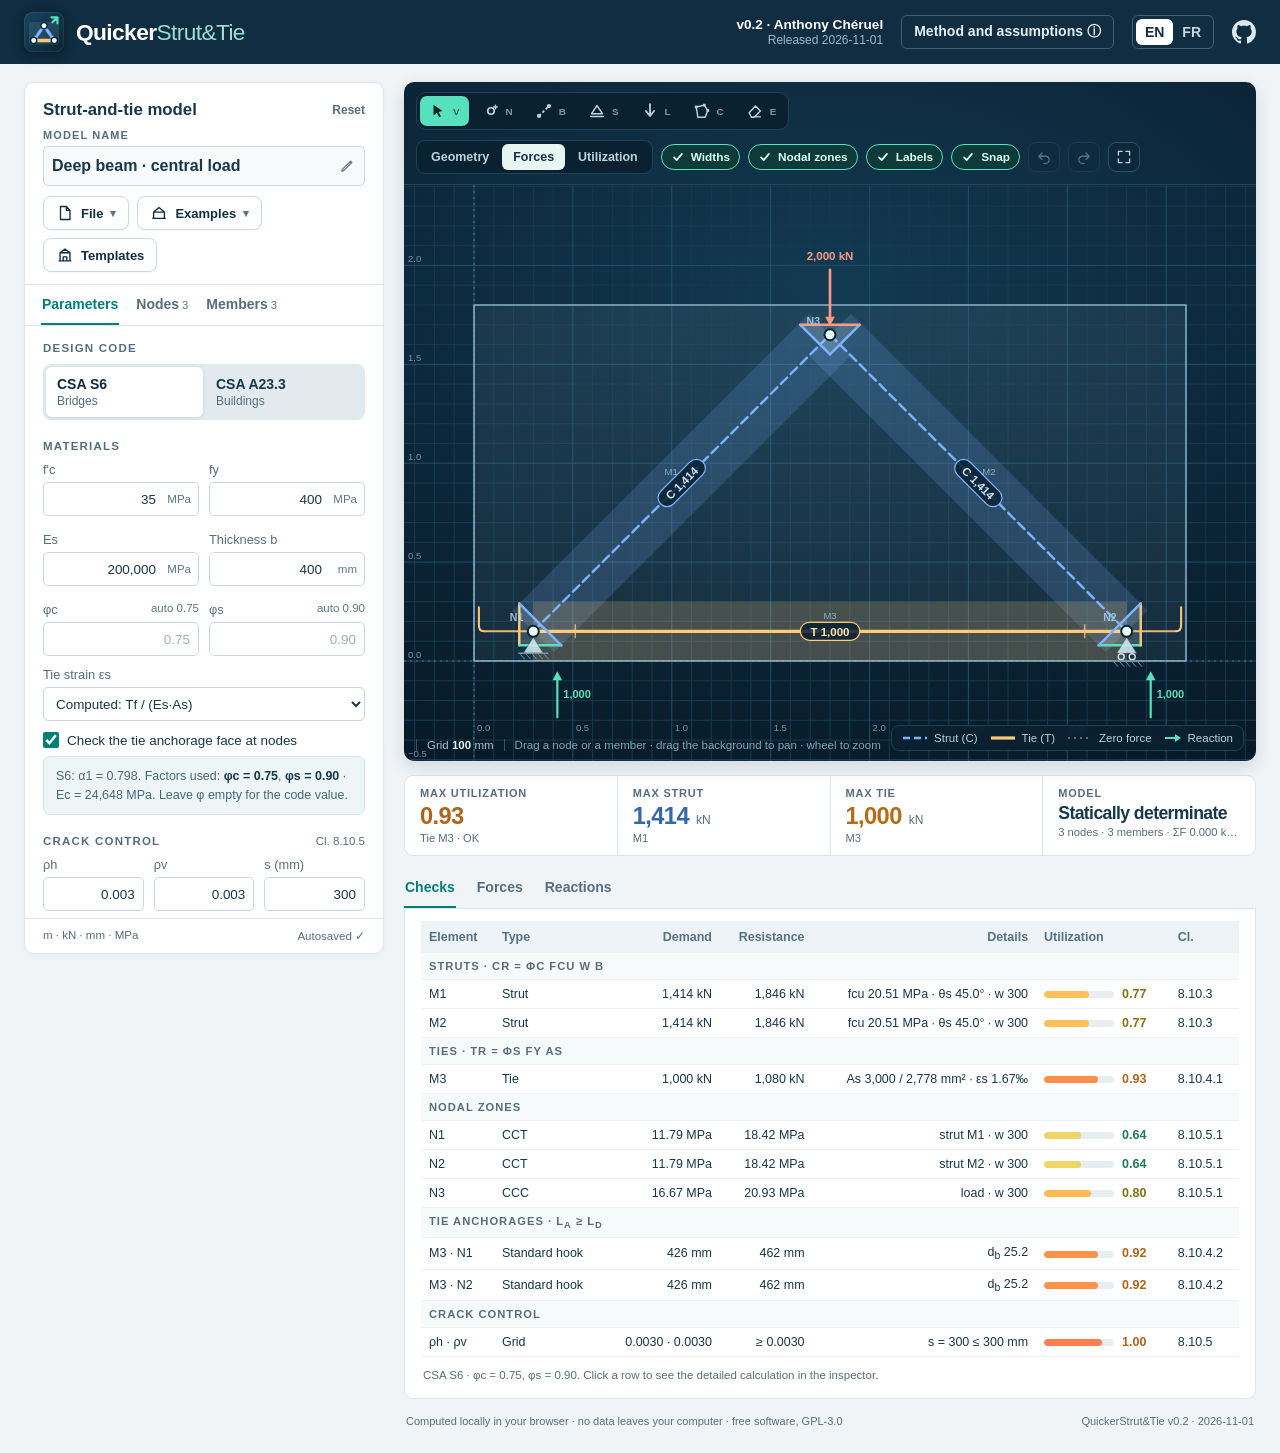
<file: QuickerStrut-Tie-v0.2-2026-11-01.html>
<!doctype html>
<!-- QuickerStrut&Tie · © 2026 Anthony Chéruel · SPDX-License-Identifier: GPL-3.0-or-later -->
<html lang="fr">
<head>
  <meta charset="UTF-8"><meta name="viewport" content="width=device-width,initial-scale=1">
  <title>QuickerStrut&amp;Tie · Strut-and-tie models</title>
  <meta name="description" content="Interactive 2D strut-and-tie models checked to CSA S6 and CSA A23.3, computed in your browser.">
  <meta property="og:title" content="QuickerStrut&amp;Tie · Strut-and-tie models"><meta property="og:description" content="Draw a 2D strut-and-tie model, drag its nodes and see forces and CSA S6 / A23.3 checks update live."><meta name="theme-color" content="#102d41">
  <link rel="icon" href="data:image/svg+xml,%3Csvg xmlns='http://www.w3.org/2000/svg' viewBox='0 0 64 64'%3E%3Crect width='64' height='64' rx='14' fill='%23102d41'/%3E%3Crect x='8' y='16' width='48' height='36' rx='3' fill='%239fc3d2' fill-opacity='.16'/%3E%3Cpath d='M32 22L15.5 45.5M32 22L48.5 45.5' stroke='%237cb4ff' stroke-width='5.5' stroke-linecap='round'/%3E%3Cpath d='M15.5 45.5H48.5' stroke='%23ffc978' stroke-width='6' stroke-linecap='round'/%3E%3Cg fill='%23e8fff8' stroke='%230b2436' stroke-width='2.2'%3E%3Ccircle cx='32' cy='22' r='5.5'/%3E%3Ccircle cx='15.5' cy='45.5' r='5.5'/%3E%3Ccircle cx='48.5' cy='45.5' r='5.5'/%3E%3C/g%3E%3Cpath d='M44 8.5h9.5V18M53 9l-7.5 7.5' fill='none' stroke='%2356e0bb' stroke-width='4' stroke-linecap='round' stroke-linejoin='round'/%3E%3C/svg%3E">
  <style>
@charset "UTF-8";
/* SPDX-License-Identifier: GPL-3.0-or-later */
/* QuickerStrut&Tie — design tokens and layout. */
:root{
  --navy:#102d41;--navy-2:#0b2436;--navy-3:#061520;--ink:#17374b;--muted:#566e7c;--axis:#5d7684;
  --line:#dce5eb;--paper:#fff;--bg:#f0f4f7;--teal:#007f78;--mint:#56e0bb;--mint-soft:#d9f5eb;
  --amber:#b66c16;--blue:#3567ad;--coral:#c4513a;--ok:#1f7a5a;--warn:#9a6a12;--bad:#b23a2a;
  --strut:#7cb4ff;--tie:#ffc978;--load:#ff9b85;--react:#56e0bb;
  --shadow:0 2px 7px #15354a08;--radius:10px;
  font-family:"Segoe UI",Inter,Roboto,Arial,sans-serif;color:var(--ink);font-size:16px;
}
*{box-sizing:border-box}
html,body{margin:0;background:var(--bg)}
body{min-height:100vh}
button,input,select{font:inherit}
button{cursor:pointer;border:1px solid var(--line);background:#fff;color:var(--ink);border-radius:6px;padding:7px 12px;font-size:.875rem;font-weight:600;transition:background .15s,border-color .15s,color .15s}
button:hover:not(:disabled){background:#eef5f7}
button:disabled{opacity:.4;cursor:default}
button:focus-visible,input:focus-visible,select:focus-visible,[tabindex]:focus-visible{outline:3px solid var(--teal);outline-offset:2px}
input,select{width:100%;min-height:34px;border:1px solid #cbd8e1;border-radius:5px;background:#fff;color:var(--ink);padding:5px 8px;font-size:.84rem;font-variant-numeric:tabular-nums}
input.num{text-align:right}
input::placeholder{color:#9fb0ba}
input.num-err{border-color:#ba3838;background:#fff6f4}
input[type=checkbox]{width:16px;min-height:16px;accent-color:var(--teal);margin:0}
label{font-size:.875rem}
small{font-size:.75rem}
.hidden{display:none!important}
.sr-only{position:absolute;width:1px;height:1px;overflow:hidden;clip:rect(0 0 0 0);white-space:nowrap}
kbd{font:600 .6875rem "Segoe UI",Arial,sans-serif;color:var(--axis);border:1px solid #dbe5eb;border-radius:4px;padding:1px 5px;background:#f7fafb}

/* ---------- Top bar ---------- */
.topbar{height:64px;background:var(--navy);color:#fff;display:flex;align-items:center;justify-content:space-between;padding:0 24px;gap:16px}
.brand{display:flex;align-items:center;gap:12px;font-size:1.42rem;font-weight:650;letter-spacing:-.6px;white-space:nowrap}
.brand>div>span{font-weight:350;color:#9cdfcf}
.brand-logo{display:block;flex:none;width:40px;height:40px;filter:drop-shadow(0 2px 6px #0006)}
.top-warning{display:flex;align-items:center;gap:9px;margin:0;padding:6px 14px;border:1px solid #2f5268;border-radius:999px;color:#c9dbe4;font-size:.78rem;background:#0e2839}
.warning-symbol{width:15px;height:15px;border:1px solid #d7b25c;border-radius:50%;text-align:center;line-height:13px;color:#e9c46a;font-weight:bold;font-size:.625rem;flex:none}
.header-right{display:flex;gap:18px;align-items:center}
.release-info{display:flex;flex-direction:column;align-items:flex-end;line-height:1.2}
.release-info b{font-size:.85rem}
.release-info small{color:#9fb8c6}
.method-open{background:transparent;border-color:#3d6075;color:#e3eef3}
.method-open:hover:not(:disabled){background:#173a50}
.language{display:flex;border:1px solid #4b6373;border-radius:6px;padding:3px}
.language button{padding:5px 9px;border:0;background:transparent;color:#c5d8e0}
.language button.selected{background:#fff;color:var(--navy)}
.language button:hover:not(.selected){background:#1b3d52}
.github-link{color:#dbe9ef;display:flex}
.github-link svg{width:24px;height:24px}

/* ---------- Workspace ---------- */
.workspace{display:grid;grid-template-columns:360px minmax(0,1fr);gap:20px;max-width:1880px;margin:0 auto;padding:18px 24px 12px}
.inputs{align-self:start;position:sticky;top:14px;background:#fff;border:1px solid var(--line);border-radius:var(--radius);box-shadow:var(--shadow);max-height:calc(100vh - 28px);display:flex;flex-direction:column;min-width:0}
.panel-heading{display:flex;align-items:center;justify-content:space-between;padding:16px 18px 8px}
h1{font-size:1.05rem;margin:0;font-weight:650}
.text-button{border:0;padding:4px 0;background:none;color:var(--muted);font-size:.75rem}
.text-button:hover:not(:disabled){background:none;color:var(--teal)}
.project-bar{padding:0 18px 12px;display:flex;flex-direction:column;gap:10px;border-bottom:1px solid var(--line)}
.pn-label{display:block;font-size:.6875rem;letter-spacing:1.1px;font-weight:700;color:var(--muted);text-transform:uppercase;margin-bottom:5px}
.pn-wrap{position:relative;display:block}
.pn-wrap input{font-weight:650;font-size:1rem;background:#f7fafb;padding-right:30px;min-height:40px}
.pn-pencil{position:absolute;right:9px;top:11px;width:17px;height:17px;color:var(--axis);pointer-events:none}
.dirty{font-size:.7rem;color:var(--amber);margin-left:6px}
.project-actions{display:flex;gap:8px;flex-wrap:wrap}
.qst-menu{position:relative}
.menu-button{display:inline-flex;align-items:center;gap:7px;padding:7px 12px;border:1px solid #c9d8e1;border-radius:8px;background:#fff;color:var(--navy);font-size:.8125rem;font-weight:650;box-shadow:0 1px 2px #15354a0d}
.menu-button:hover{border-color:#8fb2c2;background:#f6fafb}
.qst-menu.open>.menu-button{border-color:var(--teal);background:#eefaf6;color:#00564f}
.menu-button .caret{font-size:.7rem;color:var(--axis);transition:transform .15s}
.qst-menu.open .caret{transform:rotate(180deg)}
.mi-ico{width:18px;height:18px;flex:none}
.menu-pop{display:none;position:absolute;z-index:60;left:0;top:calc(100% + 6px);min-width:300px;padding:6px;background:#fff;border:1px solid #d3e0e7;border-radius:11px;box-shadow:0 10px 24px #0b1e2b26}
.qst-menu.open>.menu-pop{display:block;animation:menuIn .14s ease-out}
@keyframes menuIn{from{opacity:0;transform:translateY(-4px)}to{opacity:1;transform:none}}
.menu-pop button{display:flex;align-items:center;gap:11px;width:100%;padding:8px 10px;border:0;border-radius:8px;background:none;color:var(--ink);text-align:left;font-size:.8125rem}
.menu-pop button:hover:not(:disabled),.menu-pop button:focus-visible{background:#eef6f8;outline:none}
.menu-pop button .mi-ico{color:var(--teal)}
.mi-text{display:flex;flex-direction:column;flex:1;min-width:0}
.mi-text b{font-weight:650}
.mi-text small{color:var(--muted);font-weight:400}
.menu-sep{height:1px;background:var(--line);margin:5px 4px}
.ex-thumb{width:58px;height:34px;flex:none;border-radius:6px;background:var(--navy);display:block}
.input-tabs{display:flex;padding:0 16px;border-bottom:1px solid var(--line);gap:16px}
.input-tabs button,.view-tabs button{border:0;border-radius:0;background:none;padding:11px 1px;color:var(--muted);border-bottom:2px solid transparent}
.input-tabs button:hover,.view-tabs button:hover{background:none!important;color:var(--ink)}
.input-tabs button.active,.view-tabs button.active{color:var(--teal);border-bottom-color:var(--teal)}
.input-tabs .count{font-size:.7rem;color:var(--axis);font-weight:500;margin-left:3px}
#input-content{padding:16px 18px 18px;overflow:auto;scrollbar-width:thin;min-height:0}
.section-label{font-size:.72rem;letter-spacing:1.2px;font-weight:700;margin:20px 0 10px;color:var(--muted);text-transform:uppercase;display:flex;align-items:center;justify-content:space-between}
.section-label:first-child{margin-top:0}
.field{display:block;margin-bottom:11px}
.field>span{display:flex;justify-content:space-between;margin-bottom:5px;color:var(--muted);font-size:.8rem}
.field>span em{font-style:normal;color:var(--axis);font-size:.72rem}
.field-row{display:grid;grid-template-columns:1fr 1fr;gap:10px}
.field-row.three{grid-template-columns:1fr 1fr 1fr}
.unit-wrap{position:relative;display:block}
.unit-wrap input{padding-right:42px}
.unit-wrap i{position:absolute;right:8px;top:50%;transform:translateY(-50%);font-style:normal;font-size:.72rem;color:var(--axis);pointer-events:none}
.segmented{display:inline-flex;padding:3px;background:#e2eaf0;border-radius:8px;gap:2px}
.segmented button{border:0;background:transparent;padding:6px 12px;white-space:nowrap}
.segmented button.active{background:#fff;box-shadow:0 1px 4px #20374718;color:var(--navy)}
.segmented.full{display:flex}
.segmented.full button{flex:1}
.code-card{display:flex;flex-direction:column;gap:2px;text-align:left;padding:9px 11px!important}
.code-card small{font-weight:400;color:var(--muted)}
.note{padding:10px 12px;background:#eef5f7;border:1px solid #d3e5ec;border-radius:7px;font-size:.78rem;line-height:1.5;color:#486777}
.note b{color:var(--ink)}
.toggle-row{display:flex;align-items:center;gap:8px;font-size:.84rem;margin:8px 0}
.add-button{width:100%;border-style:dashed;color:var(--teal);margin:6px 0 4px}
.rows{display:flex;flex-direction:column;gap:8px}
.row-card{border:1px solid var(--line);border-radius:8px;padding:8px 9px;display:grid;gap:6px;transition:border-color .15s,box-shadow .15s;background:#fff}
.row-card.selected{border-color:var(--teal);box-shadow:0 0 0 2px #56e0bb55}
.row-card:hover{border-color:#b9cdd8}
.row-line{display:grid;gap:6px;align-items:center}
.row-node-1{grid-template-columns:44px 1fr 1fr 26px}
.row-node-2{grid-template-columns:1.25fr 1fr 1fr 0.9fr}
.row-mem-1{grid-template-columns:44px 1fr 1fr 1fr 26px}
.row-mem-2{grid-template-columns:0.75fr 1.45fr 1fr}
.row-card input,.row-card select{min-height:30px;padding:3px 6px;font-size:.8rem}
.row-card .mini{font-size:.62rem;color:var(--axis);display:block;margin:0 0 2px 2px;letter-spacing:.3px}
.tag{display:inline-flex;align-items:center;justify-content:center;height:24px;border-radius:6px;font-weight:700;font-size:.78rem;color:var(--navy);background:#eaf1f5;cursor:pointer}
.tag.strut{background:#e3eefe;color:#244f8e}
.tag.tie{background:#fdf0db;color:#7a4a0c}
.tag.zero{background:#eef1f3;color:#71818b}
.del{border:0;background:none;color:#97a9b4;font-size:1.05rem;padding:0;height:26px}
.del:hover:not(:disabled){color:var(--bad);background:none}
.bars-pick{display:grid;grid-template-columns:42px 10px minmax(62px,1fr);align-items:center;gap:3px}
.bars-row{grid-template-columns:1.6fr 1fr}
.bars-pick b{text-align:center;color:var(--axis);font-weight:400}
.input-footer{padding:10px 18px;border-top:1px solid var(--line);color:var(--muted);font-size:.72rem;display:flex;justify-content:space-between;gap:8px}

/* ---------- Stage (canvas) ---------- */
.results{min-width:0;display:flex;flex-direction:column}
.stage{background:radial-gradient(120% 90% at 50% 30%,#123a52 0%,var(--navy-2) 55%,var(--navy-3) 100%);border-radius:var(--radius);color:#fff;overflow:hidden;box-shadow:0 6px 18px #0b1e2b22;position:relative}
.stage-top{display:flex;align-items:center;justify-content:space-between;gap:10px;padding:10px 12px;border-bottom:1px solid #1d4458;flex-wrap:wrap}
.toolbox{display:flex;gap:4px;padding:3px;background:#0a2131;border:1px solid #1f4256;border-radius:10px}
.tool{display:flex;align-items:center;gap:6px;border:0;background:transparent;color:#bcd3de;padding:6px 9px;border-radius:7px;font-size:.78rem;position:relative}
.tool svg{width:18px;height:18px}
.tool:hover:not(:disabled){background:#163a50;color:#fff}
.tool.active{background:#56e0bb;color:#062a24}
.tool .k{font-size:.62rem;opacity:.65;font-weight:700}
.tool .tl{display:none}
.stage-right{display:flex;align-items:center;gap:8px;flex-wrap:wrap}
.dark-seg{display:inline-flex;padding:3px;background:#0a2131;border:1px solid #1f4256;border-radius:9px;gap:2px}
.dark-seg button{border:0;background:transparent;color:#bcd3de;padding:6px 11px;font-size:.78rem;border-radius:6px}
.dark-seg button:hover:not(:disabled){background:#163a50;color:#fff}
.dark-seg button.active{background:#e8f6f2;color:var(--navy)}
.chip{display:inline-flex;align-items:center;gap:6px;border:1px solid #2a4f64;background:#0d283a;color:#bcd3de;padding:5px 9px;border-radius:999px;font-size:.74rem;font-weight:600}
.chip:hover:not(:disabled){background:#163a50;color:#fff}
.chip[aria-pressed=true]{border-color:#56e0bb;color:#d8fff3;background:#0f3a3a}
.chip svg{width:14px;height:14px}
.icon-chip{width:32px;height:30px;padding:0;display:inline-flex;align-items:center;justify-content:center;border:1px solid #2a4f64;background:#0d283a;color:#bcd3de;border-radius:8px}
.icon-chip:hover:not(:disabled){background:#163a50;color:#fff}
.icon-chip svg{width:16px;height:16px}
.canvas-wrap{position:relative;height:clamp(460px,64vh,820px);touch-action:none}
#canvas{position:absolute;inset:0;width:100%;height:100%;display:block;user-select:none;-webkit-user-select:none}
#canvas text{font-family:"Segoe UI",Inter,Roboto,Arial,sans-serif}
#canvas.tool-select{cursor:default}
#canvas.tool-node,#canvas.tool-member,#canvas.tool-outline{cursor:crosshair}
#canvas.tool-support,#canvas.tool-load,#canvas.tool-erase{cursor:pointer}
#canvas.panning{cursor:grabbing!important}
#canvas .hit-node,#canvas .hit-member{cursor:pointer}
#canvas.tool-select .hit-node{cursor:grab}
#canvas.dragging,#canvas.dragging *{cursor:grabbing!important}
.hud{position:absolute;left:12px;bottom:10px;display:flex;gap:10px;align-items:center;font-size:.72rem;color:#a9c3cf;pointer-events:none;font-variant-numeric:tabular-nums;flex-wrap:wrap;max-width:calc(100% - 330px)}
.hud b{color:#e6f3f7;font-weight:600}
.hud .hint{color:#7fa6b8}
.hud .sep{width:1px;height:12px;background:#2c5368}
.legend-hud{position:absolute;right:12px;bottom:10px;display:flex;gap:12px;align-items:center;font-size:.72rem;color:#bcd3de;background:#0a2131cc;border:1px solid #1f4256;padding:6px 10px;border-radius:8px;backdrop-filter:blur(4px)}
.legend-hud span{display:inline-flex;align-items:center;gap:6px}
.legend-hud svg{display:block}
.grad{width:110px;height:8px;border-radius:4px;background:linear-gradient(90deg,#56e0bb 0%,#a6e36b 40%,#ffd166 70%,#ff9f43 90%,#ff5d5d 100%)}
.banner{position:absolute;left:14px;top:12px;max-width:min(640px,calc(100% - 360px));padding:8px 14px;border-radius:9px;font-size:.8rem;line-height:1.4;display:flex;gap:9px;align-items:flex-start;box-shadow:0 6px 16px #0006;z-index:3}
.banner.bad{background:#3a1512ee;border:1px solid #a8483a;color:#ffd9d1}
.banner.warn{background:#3a2a0eee;border:1px solid #a8822f;color:#ffe9b8}
.banner b{color:#fff}
.empty-hint{position:absolute;inset:0;display:flex;align-items:center;justify-content:center;pointer-events:none}
.empty-hint div{background:#0a2131dd;border:1px dashed #2f5a70;border-radius:12px;padding:18px 22px;color:#bcd3de;font-size:.85rem;line-height:1.6;max-width:420px;text-align:center}
.empty-hint b{color:#56e0bb}
.tooltip{position:absolute;pointer-events:none;z-index:5;background:#f7fbfc;color:var(--ink);border-radius:8px;padding:7px 10px;font-size:.75rem;line-height:1.45;box-shadow:0 8px 20px #0007;min-width:150px;font-variant-numeric:tabular-nums}
.tooltip b{font-weight:700}
.tooltip .tt-head{display:flex;justify-content:space-between;gap:10px;margin-bottom:3px}
.tooltip .tt-row{display:flex;justify-content:space-between;gap:14px;color:var(--muted)}
.tooltip .tt-row span:last-child{color:var(--ink);font-weight:600}

/* Inspector */
.inspector{position:absolute;right:12px;top:12px;width:318px;max-height:calc(100% - 64px);overflow:auto;background:#f9fcfdf5;color:var(--ink);border-radius:12px;box-shadow:0 12px 30px #0009;border:1px solid #ffffff40;z-index:4;scrollbar-width:thin;animation:insIn .16s ease-out}
@keyframes insIn{from{opacity:0;transform:translateY(-6px) scale(.98)}to{opacity:1;transform:none}}
.ins-head{display:flex;align-items:center;gap:10px;padding:12px 14px 10px;border-bottom:1px solid var(--line);position:sticky;top:0;background:#f9fcfd;z-index:1}
.ins-badge{width:34px;height:34px;border-radius:9px;display:flex;align-items:center;justify-content:center;font-weight:800;font-size:.8rem;color:#fff;background:var(--navy);flex:none}
.ins-badge.strut{background:#2f64b0}
.ins-badge.tie{background:#b66c16}
.ins-badge.zero{background:#7f909a}
.ins-title{flex:1;min-width:0}
.ins-title b{display:block;font-size:.95rem}
.ins-title small{color:var(--muted)}
.ins-close{border:0;background:none;font-size:1.25rem;color:var(--axis);padding:2px 6px}
.ins-body{padding:12px 14px 14px}
.ins-body .field{margin-bottom:9px}
.ins-body .field>span{font-size:.74rem}
.ins-body input,.ins-body select{min-height:32px}
.ins-result{margin-top:10px;border-radius:9px;background:#fff;border:1px solid var(--line);overflow:hidden}
.ins-result .big{display:flex;align-items:baseline;justify-content:space-between;padding:10px 12px;border-bottom:1px solid var(--line)}
.ins-result .big b{font-size:1.45rem;letter-spacing:-.5px;font-variant-numeric:tabular-nums}
.ins-result .big small{color:var(--muted)}
.kv{display:grid;grid-template-columns:1fr auto;gap:4px 10px;padding:9px 12px;font-size:.78rem;font-variant-numeric:tabular-nums}
.kv span:nth-child(odd){color:var(--muted)}
.kv span:nth-child(even){text-align:right;font-weight:600}
.steps{margin:0;padding:9px 12px 11px;border-top:1px solid var(--line);font-size:.74rem;line-height:1.65;color:#3d5868;background:#fbfdfe}
.steps div{white-space:normal}
.steps .eq{font-family:Cambria,"Cambria Math","Times New Roman",serif;font-size:.86rem;color:var(--ink)}
.steps .cl{float:right;color:var(--axis);font-size:.68rem}
.ubar{position:relative;height:8px;border-radius:4px;background:#e7eef2;overflow:hidden;margin:2px 12px 10px}
.ubar i{position:absolute;left:0;top:0;bottom:0;border-radius:4px}
.status{display:inline-flex;align-items:center;gap:5px;font-size:.72rem;font-weight:700;padding:2px 8px;border-radius:999px}
.status.ok{background:#dff5ea;color:var(--ok)}
.status.warn{background:#fdf0d5;color:var(--warn)}
.status.bad{background:#fde4df;color:var(--bad)}
.status.na{background:#eef1f3;color:#71818b}
.ins-hint{font-size:.74rem;color:var(--muted);line-height:1.5;margin-top:8px}

/* ---------- Metrics and results ---------- */
.metrics{display:grid;grid-template-columns:repeat(4,1fr);gap:1px;background:var(--line);border:1px solid var(--line);border-radius:9px;overflow:hidden;margin-top:14px}
.metric{background:#fff;padding:11px 15px;border:0;border-radius:0;text-align:left;min-width:0;font-weight:400}
button.metric:hover:not(:disabled){background:#f6fafb}
.metric-label{font-size:.6875rem;letter-spacing:.8px;font-weight:650;text-transform:uppercase;color:var(--muted)}
.metric-value{display:flex;gap:7px;align-items:baseline;margin-top:4px;font-size:1.48rem;font-weight:650;font-variant-numeric:tabular-nums;letter-spacing:-.6px}
.metric-value small{font-size:.75rem;font-weight:400;letter-spacing:0;color:var(--muted)}
.metric-location{font-size:.7rem;color:var(--muted);margin-top:2px;white-space:nowrap;overflow:hidden;text-overflow:ellipsis}
.chart-toolbar{display:flex;align-items:center;justify-content:space-between;margin-top:12px;border-bottom:1px solid var(--line);gap:8px;flex-wrap:wrap}
.view-tabs{display:flex;gap:20px}
.result-view{background:#fff;border:1px solid var(--line);border-top:0;border-radius:0 0 9px 9px;padding:12px 16px 14px;margin-bottom:10px}
.table-scroll{overflow:auto}
table{border-collapse:collapse;width:100%;font-size:.78rem;font-variant-numeric:tabular-nums;white-space:nowrap}
th{text-align:right;padding:9px 8px;background:#edf3f6;color:#547285;font-weight:600;position:sticky;top:0}
th:first-child,td:first-child,th.l,td.l{text-align:left}
td{text-align:right;padding:7px 8px;border-bottom:1px solid #edf2f5}
tbody tr{cursor:pointer}
tbody tr:hover td{background:#f5fafb}
tbody tr.selected td{background:#e6f7f1}
tr.group td{background:#f7fafb;color:var(--muted);font-weight:700;font-size:.7rem;letter-spacing:1px;text-transform:uppercase;cursor:default;text-align:left}
td .cell-ubar{display:inline-block;vertical-align:middle;width:70px;height:7px;background:#e7eef2;border-radius:4px;overflow:hidden;margin-right:8px;position:relative}
td .cell-ubar i{position:absolute;left:0;top:0;bottom:0;border-radius:4px}
.table-note{font-size:.72rem;color:var(--muted);margin:10px 2px 0;line-height:1.5}
.result-footer{display:flex;justify-content:space-between;font-size:.6875rem;color:var(--muted);padding:6px 2px 14px;gap:12px;flex-wrap:wrap}

/* ---------- Dialogs ---------- */
dialog{border:0;border-radius:14px;padding:0;box-shadow:0 20px 50px #0b1e2b55;max-width:min(860px,calc(100vw - 24px));width:860px;color:var(--ink)}
dialog::backdrop{background:#061520aa;backdrop-filter:blur(2px)}
.dlg-head{display:flex;align-items:center;gap:12px;padding:16px 20px;border-bottom:1px solid var(--line);position:sticky;top:0;background:#fff}
.dlg-head b{display:block;font-size:1.05rem}
.dlg-head small{color:var(--muted)}
.dlg-head .ins-close{margin-left:auto}
.dlg-body{padding:6px 24px 22px;max-height:72vh;overflow:auto;font-size:.88rem;line-height:1.6}
.dlg-body h3{font-size:.95rem;margin:18px 0 6px;color:var(--navy)}
.dlg-body .eq{font-family:Cambria,"Cambria Math","Times New Roman",serif;font-size:1rem;background:#f4f8fa;border-radius:7px;padding:8px 12px;margin:6px 0;display:block}
.dlg-body table{white-space:normal}
.dlg-body td,.dlg-body th{text-align:left}
.dlg-actions{display:flex;justify-content:flex-end;gap:8px;padding:12px 20px;border-top:1px solid var(--line)}
.primary{background:var(--teal);border-color:var(--teal);color:#fff}
.primary:hover:not(:disabled){background:#006a64}
.toast{position:fixed;left:50%;bottom:22px;transform:translateX(-50%) translateY(20px);background:var(--navy);color:#fff;padding:10px 16px;border-radius:9px;font-size:.84rem;box-shadow:0 10px 26px #0006;opacity:0;transition:all .25s;z-index:200;pointer-events:none}
.toast.show{opacity:1;transform:translateX(-50%) translateY(0)}

/* ---------- Templates dialog ---------- */
.tpl-dialog{width:1040px}
.tpl-body{display:grid;grid-template-columns:330px minmax(0,1fr);gap:16px;padding:14px 18px;max-height:72vh;overflow:auto}
.tpl-kinds{display:flex;flex-direction:column;gap:6px;margin-bottom:12px}
.tpl-kind{display:flex;flex-direction:column;align-items:flex-start;text-align:left;gap:2px;padding:9px 11px;border-radius:9px}
.tpl-kind small{font-weight:400;color:var(--muted)}
.tpl-kind.active{border-color:var(--teal);background:#eefaf6;box-shadow:0 0 0 2px #56e0bb44}
.tpl-form .field{margin-bottom:8px}
.tpl-preview{display:flex;flex-direction:column;gap:10px;min-width:0}
.tpl-svg{border:1px solid var(--line);border-radius:10px;overflow:hidden;background:#fff}
.tpl-svg svg{width:100%;height:auto;display:block}
.tpl-info{font-size:.8rem;color:var(--muted);line-height:1.55}
.tpl-info b{color:var(--ink)}
.tpl-info .bad{color:var(--bad)}

/* ---------- Responsive ---------- */
@media (max-width:1380px){.top-warning{display:none}}
@media (max-width:1180px){
  .workspace{grid-template-columns:1fr;padding:12px}
  .inputs{position:static;max-height:none;order:2}
  .metrics{grid-template-columns:repeat(2,1fr)}
  .inspector{width:290px}
}
@media (max-width:760px){
  .tpl-body{grid-template-columns:1fr}
  .topbar{padding:0 12px;height:56px}.brand{font-size:1.15rem}.release-info,.method-open .lbl{display:none}
  .header-right{gap:10px}
  .canvas-wrap{height:68vh}
  .inspector{left:8px;right:8px;width:auto;top:auto;bottom:44px;max-height:48%}
  .hud{max-width:100%}.legend-hud{display:none}
  .banner{max-width:calc(100% - 20px)}
  .tool .k{display:none}
  .metrics{grid-template-columns:1fr 1fr}
}
/* ---------- Galaxy Z Fold 8 unfolded in landscape (~816 × 536 CSS px) and other
   wide, short screens: slim header, narrow side panel that scrolls on its own,
   vertical tool column inside the canvas, canvas sized from the screen height. */
@media (orientation:landscape) and (max-height:620px) and (min-width:700px){
  .topbar{height:46px;padding:0 12px;gap:10px}
  .brand{font-size:1.08rem;gap:8px}
  .brand-logo{width:30px;height:30px}
  .top-warning,.release-info{display:none}
  .header-right{gap:10px}
  .method-open{padding:5px 9px;font-size:.75rem}
  .method-open .lbl{display:none}
  .language button{padding:4px 8px}
  .github-link svg{width:20px;height:20px}
  .workspace{grid-template-columns:250px minmax(0,1fr);gap:10px;padding:8px 10px}
  .inputs{position:sticky;top:8px;order:0;max-height:calc(100svh - 16px)}
  .panel-heading{padding:10px 12px 6px}
  h1{font-size:.95rem}
  .project-bar{padding:0 12px 8px;gap:7px}
  .pn-label{margin-bottom:3px}
  .pn-wrap input{min-height:34px;font-size:.9rem}
  .menu-button{padding:5px 9px;font-size:.75rem}
  .input-tabs{padding:0 10px;gap:10px}
  .input-tabs button{padding:8px 1px;font-size:.78rem}
  #input-content{padding:10px 12px}
  .input-footer{display:none}
  .field-row{gap:7px}
  .row-node-1{grid-template-columns:36px 1fr 1fr 22px}
  .row-mem-1{grid-template-columns:36px 1fr 1fr 1fr 22px}
  .stage-top{padding:6px 8px;gap:6px;flex-wrap:nowrap}
  .stage-right{gap:5px;flex-wrap:nowrap;margin-left:auto}
  .toolbox{position:absolute;left:8px;top:54px;z-index:4;flex-direction:column;gap:2px;padding:3px;box-shadow:0 6px 16px #0006}
  .tool{padding:7px;justify-content:center}
  .tool .k{display:none}
  .dark-seg button{padding:5px 8px;font-size:.72rem}
  .chip{padding:5px 7px}
  .chip .cl{display:none}
  .icon-chip{width:30px;height:28px}
  .canvas-wrap{height:calc(100svh - 46px - 16px - 44px);min-height:300px}
  .hud{left:56px;bottom:6px;font-size:.66rem;gap:7px}
  .hud .hint{display:none}
  .legend-hud{display:none}
  .banner{left:56px;max-width:calc(100% - 320px);font-size:.74rem;padding:6px 10px}
  .inspector{top:8px;right:8px;width:244px;max-height:calc(100% - 16px);font-size:.92em;border-radius:10px}
  .ins-head{padding:9px 11px 8px}
  .ins-badge{width:30px;height:30px}
  .ins-body{padding:9px 11px 11px}
  .ins-result .big b{font-size:1.2rem}
  .steps{font-size:.7rem}
  .bars-row{grid-template-columns:1fr}
  .metrics{margin-top:8px}
  .metric{padding:7px 10px}
  .metric-label{font-size:.62rem;letter-spacing:.3px;white-space:nowrap;overflow:hidden;text-overflow:ellipsis}
  .metric-value{font-size:1.1rem}
  .metric-value>span[style*="1.1rem"]{font-size:.95rem!important}
  .chart-toolbar{margin-top:6px}
  .view-tabs{gap:12px}
  .view-tabs button{padding:8px 1px;font-size:.8rem}
  .result-view{padding:8px 10px 10px}
  dialog{max-height:calc(100svh - 12px)}
  .tpl-body{grid-template-columns:250px minmax(0,1fr);max-height:calc(100svh - 130px);padding:10px}
  .dlg-body{max-height:calc(100svh - 120px)}
}
@media (pointer:coarse){
  .input-tabs button,.view-tabs button{min-height:40px}
  .dark-seg button,.tool{min-height:36px;min-width:36px}
  .chip,.icon-chip{min-height:34px}
  .menu-pop button{min-height:42px}
}
@media (prefers-reduced-motion:reduce){*{animation:none!important;transition:none!important}}

/* ---------- Printed report ---------- */
#report{display:none}
@media print{
  @page{size:letter;margin:14mm}
  body{background:#fff}
  body>*:not(#report){display:none!important}
  #report{display:block;color:#111;font-size:10.5pt;line-height:1.45}
  #report h1{font-size:18pt;margin:0 0 4px}
  #report h2{font-size:12.5pt;margin:16px 0 6px;border-bottom:1.5px solid #102d41;padding-bottom:3px;color:#102d41;break-after:avoid}
  #report .rp-head{display:flex;justify-content:space-between;align-items:flex-end;border-bottom:3px solid #102d41;padding-bottom:8px;margin-bottom:10px}
  #report .rp-brand{font-weight:700;font-size:13pt;color:#102d41}
  #report .rp-brand span{color:#007f78;font-weight:400}
  #report .rp-meta{font-size:9pt;color:#444;text-align:right}
  #report .rp-figure{border:1px solid #ccd6dd;border-radius:6px;padding:4px;break-inside:avoid}
  #report .rp-figure svg{width:100%;height:auto;display:block}
  #report table{font-size:8.6pt;white-space:normal;break-inside:auto}
  #report th{background:#e9eff3!important;color:#223;position:static;-webkit-print-color-adjust:exact;print-color-adjust:exact}
  #report td{padding:4px 6px}
  #report tr{break-inside:avoid}
  #report .rp-calc td,#report .rp-calc th{text-align:left;vertical-align:top}
  #report .rp-calc td:last-child{text-align:right;white-space:nowrap}
  #report .rp-eq{font-family:Cambria,"Times New Roman",serif}
  #report .rp-ok{color:#1f7a5a;font-weight:700}
  #report .rp-bad{color:#b23a2a;font-weight:700}
  #report .rp-disclaimer{margin-top:14px;padding:8px 10px;border:1px solid #d7b25c;background:#fff8e6!important;font-size:8.8pt;-webkit-print-color-adjust:exact;print-color-adjust:exact}
  #report .rp-grid{display:grid;grid-template-columns:1fr 1fr;gap:4px 18px;font-size:9.5pt}
}

</style>
</head>
<body>
<header class="topbar">
  <div class="brand"><svg class="brand-logo" viewBox="0 0 64 64" width="40" height="40" aria-hidden="true"><defs><linearGradient id="qst-tile-top" x1="0" y1="0" x2="1" y2="1"><stop offset="0" stop-color="#174560"/><stop offset="1" stop-color="#0b2436"/></linearGradient></defs><rect width="64" height="64" rx="14" fill="url(#qst-tile-top)"/><rect x=".5" y=".5" width="63" height="63" rx="13.5" fill="none" stroke="#fff" stroke-opacity=".14"/><rect x="8" y="16" width="48" height="36" rx="3" fill="#9fc3d2" fill-opacity=".14"/><path d="M32 22L15.5 45.5M32 22L48.5 45.5" stroke="#7cb4ff" stroke-width="5" stroke-dasharray="6.4 3.4" stroke-linecap="round"/><path d="M15.5 45.5H48.5" stroke="#ffc978" stroke-width="5.6" stroke-linecap="round"/><g fill="#e8fff8" stroke="#0b2436" stroke-width="2.2"><circle cx="32" cy="22" r="5"/><circle cx="15.5" cy="45.5" r="5"/><circle cx="48.5" cy="45.5" r="5"/></g><path d="M44 8.5h9.5V18M53 9l-7.5 7.5" fill="none" stroke="#56e0bb" stroke-width="3.6" stroke-linecap="round" stroke-linejoin="round"/></svg><div>Quicker<span>Strut&amp;Tie</span></div></div>
  <p class="top-warning" role="note"><span class="warning-symbol" aria-hidden="true">!</span><span data-i18n="warning"></span></p>
  <div class="header-right">
    <div class="release-info"><b id="release-version"></b><small id="release-date"></small></div>
    <button id="method-open" class="method-open" type="button"><span class="lbl" data-i18n="methodOpen"></span><span aria-hidden="true"> ⓘ</span></button>
    <div class="language" role="group" aria-label="Language / Langue"><button id="lang-en" type="button">EN</button><button id="lang-fr" type="button">FR</button></div>
    <a class="github-link" href="https://github.com/acheruel/QuickerStrut-Tie" target="_blank" rel="noopener noreferrer" title="GitHub · acheruel/QuickerStrut-Tie" aria-label="GitHub · acheruel/QuickerStrut-Tie"><svg viewBox="0 0 16 16" aria-hidden="true"><path fill="currentColor" d="M8 0C3.58 0 0 3.58 0 8c0 3.54 2.29 6.53 5.47 7.59.4.07.55-.17.55-.38 0-.19-.01-.82-.01-1.49-2.01.37-2.53-.49-2.69-.94-.09-.23-.48-.94-.82-1.13-.28-.15-.68-.52-.01-.53.63-.01 1.08.58 1.23.82.72 1.21 1.87.87 2.33.66.07-.52.28-.87.51-1.07-1.78-.2-3.64-.89-3.64-3.95 0-.87.31-1.59.82-2.15-.08-.2-.36-1.02.08-2.12 0 0 .67-.21 2.2.82.64-.18 1.32-.27 2-.27.68 0 1.36.09 2 .27 1.53-1.04 2.2-.82 2.2-.82.44 1.1.16 1.92.08 2.12.51.56.82 1.27.82 2.15 0 3.07-1.87 3.75-3.65 3.95.29.25.54.73.54 1.48 0 1.07-.01 1.93-.01 2.2 0 .21.15.46.55.38A8.013 8.013 0 0016 8c0-4.42-3.58-8-8-8z"/></svg></a>
  </div>
</header>

<main class="workspace">
  <aside class="inputs" aria-label="Model">
    <div class="panel-heading"><h1 data-i18n="model"></h1><button class="text-button" id="reset" type="button" data-i18n="reset"></button></div>
    <div class="project-bar">
      <label for="project-name"><span class="pn-label"><span data-i18n="modelName"></span><span id="dirty" class="dirty"></span></span><span class="pn-wrap"><input id="project-name" maxlength="120" autocomplete="off" spellcheck="false"><svg class="pn-pencil" viewBox="0 0 20 20" aria-hidden="true"><path d="M4 14.5l-.8 2.3 2.3-.8L15 6.5 13.5 5z M12.5 6l1.5 1.5" fill="none" stroke="currentColor" stroke-width="1.4" stroke-linejoin="round"/></svg></span></label>
      <div class="project-actions">
        <div class="qst-menu"><button type="button" class="menu-button" data-menu-toggle aria-haspopup="menu" aria-expanded="false"><svg class="mi-ico" viewBox="0 0 20 20" aria-hidden="true"><path d="M5 2.8h6.5L15.5 7v10.2H5z M11.5 2.8V7h4" fill="none" stroke="currentColor" stroke-width="1.5" stroke-linejoin="round"/></svg><span data-i18n="fileMenu"></span><span class="caret" aria-hidden="true">▾</span></button>
          <div class="menu-pop" role="menu">
            <button type="button" id="new-project" role="menuitem"><svg class="mi-ico" viewBox="0 0 20 20" aria-hidden="true"><path d="M5 2.8h6.5L15.5 7v10.2H5z M10 9v6 M7 12h6" fill="none" stroke="currentColor" stroke-width="1.5" stroke-linejoin="round"/></svg><span class="mi-text"><b data-i18n="newProject"></b><small data-i18n="newProjectSub"></small></span></button>
            <button type="button" id="open-project" role="menuitem"><svg class="mi-ico" viewBox="0 0 20 20" aria-hidden="true"><path d="M2.5 5.5h5l1.6 1.8h8.4v8.7h-15z" fill="none" stroke="currentColor" stroke-width="1.5" stroke-linejoin="round"/></svg><span class="mi-text"><b data-i18n="openProject"></b><small data-i18n="openProjectSub"></small></span><kbd>Ctrl O</kbd></button>
            <button type="button" id="save-project" role="menuitem"><svg class="mi-ico" viewBox="0 0 20 20" aria-hidden="true"><path d="M3.5 3.5h10.5l2.5 2.5v10.5h-13z M6.5 3.5v4h6v-4 M6 16.5v-5h8v5" fill="none" stroke="currentColor" stroke-width="1.5" stroke-linejoin="round"/></svg><span class="mi-text"><b data-i18n="saveProject"></b><small data-i18n="saveProjectSub"></small></span><kbd>Ctrl S</kbd></button>
            <div class="menu-sep" role="separator"></div>
            <button type="button" id="print-report" role="menuitem"><svg class="mi-ico" viewBox="0 0 20 20" aria-hidden="true"><path d="M5.5 7.5V3h9v4.5 M5.5 14H3.5V8h13v6h-2 M5.5 11.5h9V17h-9z" fill="none" stroke="currentColor" stroke-width="1.5" stroke-linejoin="round"/></svg><span class="mi-text"><b data-i18n="report"></b><small data-i18n="reportSub"></small></span><kbd>Ctrl P</kbd></button>
            <button type="button" id="export-svg" role="menuitem"><svg class="mi-ico" viewBox="0 0 20 20" aria-hidden="true"><path d="M3 15l4.5-9 4 6 2-3 3.5 6z" fill="none" stroke="currentColor" stroke-width="1.5" stroke-linejoin="round"/></svg><span class="mi-text"><b data-i18n="exportSvg"></b><small data-i18n="exportSvgSub"></small></span></button>
            <button type="button" id="export-pile-menu" role="menuitem"><svg class="mi-ico" viewBox="0 0 20 20" aria-hidden="true"><path d="M4 4h12v4H4z M6.5 8v9 M13.5 8v9 M5 17h3 M12 17h3" fill="none" stroke="currentColor" stroke-width="1.5" stroke-linejoin="round"/></svg><span class="mi-text"><b data-i18n="exportPile"></b><small data-i18n="exportPileSub"></small></span></button>
            <button type="button" id="export-csv" role="menuitem"><svg class="mi-ico" viewBox="0 0 20 20" aria-hidden="true"><rect x="3.5" y="3.5" width="13" height="13" rx="2" fill="none" stroke="currentColor" stroke-width="1.5"/><path d="M3.5 8h13 M3.5 12.3h13 M8 3.5v13" stroke="currentColor" stroke-width="1.3"/></svg><span class="mi-text"><b data-i18n="exportCsv"></b><small data-i18n="exportCsvSub"></small></span></button>
          </div></div>
        <div class="qst-menu"><button type="button" class="menu-button" data-menu-toggle aria-haspopup="menu" aria-expanded="false"><svg class="mi-ico" viewBox="0 0 20 20" aria-hidden="true"><path d="M2.5 16h15 M4 16V9h12v7 M4 9l6-5 6 5" fill="none" stroke="currentColor" stroke-width="1.5" stroke-linejoin="round"/></svg><span data-i18n="examplesMenu"></span><span class="caret" aria-hidden="true">▾</span></button>
          <div class="menu-pop" role="menu" id="examples-list"></div></div>
        <button type="button" class="menu-button" id="open-templates"><svg class="mi-ico" viewBox="0 0 20 20" aria-hidden="true"><path d="M3 16.5h14 M4.5 16.5v-9h11v9 M4.5 7.5l5.5-4 5.5 4 M8 16.5v-4.5h4v4.5" fill="none" stroke="currentColor" stroke-width="1.5" stroke-linejoin="round"/></svg><span data-i18n="templatesMenu"></span></button>
        <input id="project-file" type="file" accept=".json,application/json" hidden>
      </div>
    </div>
    <div class="input-tabs" role="tablist"><button type="button" class="active" data-panel="params" data-i18n="tabParams"></button><button type="button" data-panel="nodes"><span data-i18n="tabNodes"></span><span class="count" id="count-nodes"></span></button><button type="button" data-panel="members"><span data-i18n="tabMembers"></span><span class="count" id="count-members"></span></button></div>
    <div id="input-content" role="tabpanel"></div>
    <div class="input-footer"><span id="footer-units" data-i18n="unitsNote"></span><span id="autosave-state"></span></div>
  </aside>

  <section class="results" aria-label="Results">
    <div class="stage">
      <div class="stage-top">
        <div class="toolbox" role="toolbar" id="toolbox"></div>
        <div class="stage-right">
          <div class="dark-seg" id="display-mode" role="group"></div>
          <button type="button" class="chip" id="toggle-bands" aria-pressed="true"></button>
          <button type="button" class="chip" id="toggle-zones" aria-pressed="true"></button>
          <button type="button" class="chip" id="toggle-ids" aria-pressed="true"></button>
          <button type="button" class="chip" id="toggle-snap" aria-pressed="true"></button>
          <button type="button" class="icon-chip" id="undo" data-i18n-title="undo"><svg viewBox="0 0 20 20" aria-hidden="true"><path d="M7.5 5L3.5 9l4 4 M3.8 9H12a4.5 4.5 0 010 9h-2" fill="none" stroke="currentColor" stroke-width="1.7" stroke-linecap="round" stroke-linejoin="round"/></svg></button>
          <button type="button" class="icon-chip" id="redo" data-i18n-title="redo"><svg viewBox="0 0 20 20" aria-hidden="true"><path d="M12.5 5l4 4-4 4 M16.2 9H8a4.5 4.5 0 000 9h2" fill="none" stroke="currentColor" stroke-width="1.7" stroke-linecap="round" stroke-linejoin="round"/></svg></button>
          <button type="button" class="icon-chip" id="fit" data-i18n-title="fit"><svg viewBox="0 0 20 20" aria-hidden="true"><path d="M3 7.5V3h4.5 M12.5 3H17v4.5 M17 12.5V17h-4.5 M7.5 17H3v-4.5" fill="none" stroke="currentColor" stroke-width="1.7" stroke-linecap="round" stroke-linejoin="round"/></svg></button>
        </div>
      </div>
      <div class="canvas-wrap" id="canvas-wrap">
        <svg id="canvas" role="img" aria-label="Strut-and-tie model"></svg>
        <div id="banner" class="banner hidden" role="alert"></div>
        <div id="empty-hint" class="empty-hint hidden"></div>
        <div id="inspector" class="inspector hidden" aria-live="polite"></div>
        <div id="tooltip" class="tooltip hidden"></div>
        <div class="hud" id="hud"></div>
        <div class="legend-hud" id="legend"></div>
      </div>
    </div>
    <div class="metrics" id="metrics"></div>
    <div class="chart-toolbar"><div class="view-tabs" role="tablist" id="view-tabs"><button type="button" class="active" data-view="checks" data-i18n="viewChecks"></button><button type="button" data-view="forces" data-i18n="viewForces"></button><button type="button" data-view="reactions" data-i18n="viewReactions"></button></div></div>
    <div class="result-view" id="result-view"></div>
    <div class="result-footer"><span data-i18n="footerNote"></span><span id="footer-version"></span></div>
  </section>
</main>

<dialog id="method-dialog"><div class="dlg-head"><span class="ins-badge">i</span><div><b data-i18n="methodOpen"></b><small data-i18n="methodSub"></small></div><button type="button" class="ins-close" data-close aria-label="Close">×</button></div><div class="dlg-body" id="method-body"></div></dialog>
<dialog id="tpl-dialog" class="tpl-dialog"><div class="dlg-head"><span class="ins-badge">⌂</span><div><b data-i18n="templatesMenu"></b><small data-i18n="templatesSub"></small></div><button type="button" class="ins-close" data-close aria-label="Close">×</button></div>
  <div class="tpl-body"><div class="tpl-side"><div class="tpl-kinds" id="tpl-kinds"></div><div id="tpl-form" class="tpl-form"></div></div><div class="tpl-preview"><div id="tpl-svg" class="tpl-svg"></div><div id="tpl-info" class="tpl-info"></div></div></div>
  <div class="dlg-actions"><button type="button" data-close data-i18n="cancel"></button><button type="button" class="primary" id="tpl-create" data-i18n="tplCreate"></button></div></dialog>
<dialog id="confirm-dialog" style="width:460px"><form method="dialog"><div class="dlg-head"><div><b id="confirm-title"></b></div></div><div class="dlg-body"><p id="confirm-body"></p></div><div class="dlg-actions"><button value="cancel" data-i18n="cancel"></button><button value="ok" class="primary" id="confirm-ok"></button></div></form></dialog>
<div id="toast" class="toast" role="status" aria-live="polite"></div>
<div id="report"></div>
<script>/* js/version.js */
// SPDX-License-Identifier: GPL-3.0-or-later
window.QST_META = { version: '0.2', date: '2026-11-01', author: 'Anthony Chéruel', schema: 1 };

</script>
<script>/* js/solver.js */
// SPDX-License-Identifier: GPL-3.0-or-later
/* QuickerStrut&Tie — 2D pin-jointed truss solver (direct stiffness method).
 *
 * Units: coordinates in m, forces in kN, widths/thickness in mm, areas in mm²,
 * stresses in MPa. Axial force N > 0 is tension (tie), N < 0 compression (strut).
 *
 * Axial stiffness of each bar: struts EA = Ec·w·b, ties EA = Es·As. For a
 * statically determinate model the forces do not depend on EA; for an
 * indeterminate model the bar roles (strut/tie) are iterated until stable.
 */
(function (root) {
  'use strict';

  var ZERO_FORCE_KN = 0.05; // |N| below this is reported as a zero-force member

  function concreteModulus(code, fc) {
    // A23.3 8.6.2.3 / S6 8.4.1.7 simplified expressions for normal-density concrete.
    if (code === 'S6') return 3000 * Math.sqrt(fc) + 6900;
    return 4500 * Math.sqrt(fc);
  }

  function supportDofs(type) {
    if (type === 'pin') return [true, true];
    if (type === 'ry') return [false, true];
    if (type === 'rx') return [true, false];
    return [false, false];
  }

  function memberGeometry(model) {
    var index = {};
    model.nodes.forEach(function (n, k) { index[n.id] = k; });
    return model.members.map(function (m) {
      var a = index[m.i], b = index[m.j];
      if (a === undefined || b === undefined) return { error: 'missingNode', member: m.id };
      var A = model.nodes[a], B = model.nodes[b];
      var dx = B.x - A.x, dy = B.y - A.y, L = Math.hypot(dx, dy);
      if (!(L > 1e-6)) return { error: 'zeroLength', member: m.id };
      return { a: a, b: b, L: L, c: dx / L, s: dy / L };
    });
  }

  // Gaussian elimination with partial pivoting on a dense copy. Returns the
  // solution or {singular: column} for the first column without a usable pivot.
  function linearSolve(K, F) {
    var n = F.length, A = K.map(function (r) { return r.slice(); }), x = F.slice();
    var scale = 0;
    for (var d = 0; d < n; d++) scale = Math.max(scale, Math.abs(A[d][d]));
    var tol = Math.max(scale, 1e-30) * 1e-10;
    var perm = [];
    for (var p = 0; p < n; p++) perm.push(p);
    for (var k = 0; k < n; k++) {
      var piv = k, best = Math.abs(A[k][k]);
      for (var r = k + 1; r < n; r++) if (Math.abs(A[r][k]) > best) { best = Math.abs(A[r][k]); piv = r; }
      if (best < tol) return { singular: k };
      if (piv !== k) { var t = A[k]; A[k] = A[piv]; A[piv] = t; var tx = x[k]; x[k] = x[piv]; x[piv] = tx; }
      var akk = A[k][k];
      for (var i = k + 1; i < n; i++) {
        var f = A[i][k] / akk;
        if (f === 0) continue;
        var Ai = A[i], Ak = A[k];
        for (var j = k; j < n; j++) Ai[j] -= f * Ak[j];
        x[i] -= f * x[k];
      }
    }
    for (var i2 = n - 1; i2 >= 0; i2--) {
      var sum = x[i2];
      for (var j2 = i2 + 1; j2 < n; j2++) sum -= A[i2][j2] * x[j2];
      x[i2] = sum / A[i2][i2];
    }
    return { x: x };
  }

  function axialStiffness(model, m, isTie, Ec) {
    var mat = model.material, b = mat.b;
    if (isTie) {
      var As = m.As > 0 ? m.As : 1000;
      return mat.Es * As / 1000; // kN
    }
    var w = m.w > 0 ? m.w : 100;
    return Ec * w * b / 1000; // kN
  }

  function solve(model) {
    var nodes = model.nodes, members = model.members, nn = nodes.length, nd = nn * 2;
    var out = { ok: false, nodes: nn, members: members.length };
    if (!nn) { out.error = 'empty'; return out; }
    var geo = memberGeometry(model);
    for (var g = 0; g < geo.length; g++) if (geo[g].error) { out.error = geo[g].error; out.member = geo[g].member; return out; }

    var fixed = [], nReactions = 0;
    nodes.forEach(function (n) {
      var f = supportDofs(n.support);
      fixed.push(f[0], f[1]);
      nReactions += (f[0] ? 1 : 0) + (f[1] ? 1 : 0);
    });
    var F = new Array(nd).fill(0);
    nodes.forEach(function (n, k) { F[2 * k] = Number(n.fx) || 0; F[2 * k + 1] = Number(n.fy) || 0; });
    out.indeterminacy = members.length + nReactions - 2 * nn;
    var free = [];
    for (var d = 0; d < nd; d++) if (!fixed[d]) free.push(d);
    var Ec = concreteModulus(model.code, model.material.fc);
    out.Ec = Ec;

    // Initial roles: explicit roles, otherwise strut.
    var tie = members.map(function (m) { return m.role === 'tie'; });
    var N, u, EA, iter = 0, converged = false, K;
    while (iter < 12) {
      iter++;
      EA = members.map(function (m, k) { return axialStiffness(model, m, tie[k], Ec); });
      K = [];
      for (var r = 0; r < nd; r++) K.push(new Array(nd).fill(0));
      members.forEach(function (m, k) {
        var G = geo[k], kk = EA[k] / G.L, c = G.c, s = G.s;
        var e = [[c * c, c * s], [c * s, s * s]];
        var dofs = [2 * G.a, 2 * G.a + 1, 2 * G.b, 2 * G.b + 1];
        for (var p = 0; p < 4; p++) for (var q = 0; q < 4; q++) {
          var sign = (p < 2) === (q < 2) ? 1 : -1;
          K[dofs[p]][dofs[q]] += sign * kk * e[p % 2][q % 2];
        }
      });
      var Kr = free.map(function (i) { return free.map(function (j) { return K[i][j]; }); });
      var Fr = free.map(function (i) { return F[i]; });
      u = new Array(nd).fill(0);
      if (free.length) {
        var sol = linearSolve(Kr, Fr);
        if (sol.singular !== undefined) {
          var dof = free[sol.singular];
          out.error = 'mechanism';
          out.mechanismNode = nodes[Math.floor(dof / 2)].id;
          out.mechanismDir = dof % 2 ? 'y' : 'x';
          return out;
        }
        free.forEach(function (dd, k2) { u[dd] = sol.x[k2]; });
      }
      N = members.map(function (m, k) {
        var G = geo[k];
        var du = u[2 * G.b] - u[2 * G.a], dv = u[2 * G.b + 1] - u[2 * G.a + 1];
        return EA[k] / G.L * (G.c * du + G.s * dv);
      });
      var next = members.map(function (m, k) {
        if (m.role === 'tie') return true;
        if (m.role === 'strut') return false;
        return N[k] > ZERO_FORCE_KN;
      });
      var same = next.every(function (v, k) { return v === tie[k]; });
      tie = next;
      if (same) { converged = true; break; }
    }

    // Reactions R = K·u − F at restrained dofs; residual at free dofs.
    var Ku = new Array(nd).fill(0);
    for (var i = 0; i < nd; i++) { var sum = 0; for (var j = 0; j < nd; j++) sum += K[i][j] * u[j]; Ku[i] = sum; }
    var reactions = [], residual = 0, sumFx = 0, sumFy = 0, loadScale = 0;
    nodes.forEach(function (n, k) {
      sumFx += F[2 * k]; sumFy += F[2 * k + 1];
      loadScale = Math.max(loadScale, Math.abs(F[2 * k]), Math.abs(F[2 * k + 1]));
      var rx = fixed[2 * k] ? Ku[2 * k] - F[2 * k] : 0, ry = fixed[2 * k + 1] ? Ku[2 * k + 1] - F[2 * k + 1] : 0;
      if (!fixed[2 * k]) residual = Math.max(residual, Math.abs(Ku[2 * k] - F[2 * k]));
      if (!fixed[2 * k + 1]) residual = Math.max(residual, Math.abs(Ku[2 * k + 1] - F[2 * k + 1]));
      if (fixed[2 * k] || fixed[2 * k + 1]) reactions.push({ node: n.id, rx: rx, ry: ry, fixedX: fixed[2 * k], fixedY: fixed[2 * k + 1] });
    });
    var sumRx = 0, sumRy = 0;
    reactions.forEach(function (R) { sumRx += R.rx; sumRy += R.ry; });

    out.ok = true;
    out.converged = converged;
    out.iterations = iter;
    out.u = u;
    out.reactions = reactions;
    out.residual = residual;
    out.globalResidual = Math.hypot(sumFx + sumRx, sumFy + sumRy);
    out.loadScale = loadScale;
    out.sumLoads = { fx: sumFx, fy: sumFy };
    out.forces = members.map(function (m, k) {
      var n = Math.abs(N[k]) < ZERO_FORCE_KN ? 0 : N[k];
      return {
        id: m.id, N: n, L: geo[k].L, c: geo[k].c, s: geo[k].s, EA: EA[k],
        kind: n > 0 ? 'tie' : n < 0 ? 'strut' : 'zero'
      };
    });
    return out;
  }

  var api = { solve: solve, concreteModulus: concreteModulus, linearSolve: linearSolve, supportDofs: supportDofs, ZERO_FORCE_KN: ZERO_FORCE_KN };
  root.QST = root.QST || {};
  root.QST.solver = api;
  if (typeof module !== 'undefined' && module.exports) module.exports = api;
})(typeof window !== 'undefined' ? window : globalThis);

</script>
<script>/* js/csa.js */
// SPDX-License-Identifier: GPL-3.0-or-later
/* QuickerStrut&Tie — strut-and-tie verification to CSA S6 (bridges) and
 * CSA A23.3 (buildings).
 *
 * Struts : Cr = φc·fcu·Acs, fcu = f'c / (0.8 + 170·ε1) ≤ 0.85·f'c (A23.3) or α1·f'c (S6),
 *          ε1 = εs + (εs + 0.002)·cot²θs  (θs = smallest strut–tie angle).
 * Ties   : Tr = φs·fy·Ast.
 * Nodes  : face stresses ≤ 0.85 / 0.75 / 0.65 ·φc·f'c (A23.3) or
 *          α1 / 0.88 α1 / 0.76 α1 ·φc·f'c (S6), for CCC / CCT / CTT.
 * Crack control: orthogonal grid, ρ ≥ ρmin each way, spacing ≤ 300 mm.
 *
 * Clause numbers and factors live in CODES so they can be checked and
 * corrected in one place.
 */
(function (root) {
  'use strict';

  // S6: α1 = 0.85 − 0.0015 f′c ≥ 0.67 caps the strut stress (α1 f′c) and sets the
  // nodal limits α1, 0.88 α1 and 0.76 α1 (× φc f′c). A23.3: 0.85 f′c, 0.85/0.75/0.65.
  function alpha1(fc) { return Math.max(0.67, 0.85 - 0.0015 * fc); }
  var CODES = {
    S6: {
      name: 'CSA S6',
      phiC: 0.75, phiS: 0.90,
      strutCap: function (fc) { return alpha1(fc); },
      node: function (type, fc) { var a = alpha1(fc); return { CCC: a, CCT: 0.88 * a, CTT: 0.76 * a }[type]; },
      nodeText: { CCC: 'α1', CCT: '0,88 α1', CTT: '0,76 α1' },
      rhoMin: 0.003, sMax: 300, maxFaceArea: 1500,
      clause: { phi: '8.4.6', strut: '8.10.3', fcu: '8.10.3.3', tie: '8.10.4.1', node: '8.10.5.1', crack: '8.10.5', anchor: '8.10.4.2 · A23.3 12.2.3 / 12.5' }
    },
    A23: {
      name: 'CSA A23.3',
      phiC: 0.65, phiS: 0.85,
      strutCap: function () { return 0.85; },
      node: function (type) { return { CCC: 0.85, CCT: 0.75, CTT: 0.65 }[type]; },
      nodeText: { CCC: '0,85', CCT: '0,75', CTT: '0,65' },
      rhoMin: 0.002, sMax: 300, maxFaceArea: null,
      clause: { phi: '8.4.2 / 8.4.3', strut: '11.4.2', fcu: '11.4.2.3', tie: '11.4.3.1', node: '11.4.4.1', crack: '11.4.5', anchor: '11.4.3.2 · 12.2.3 / 12.5' }
    }
  };

  // CSA G30.18 bar designations: nominal area (mm²) and diameter (mm).
  var BARS = {
    '10M': { A: 100, d: 11.3 }, '15M': { A: 200, d: 16.0 }, '20M': { A: 300, d: 19.5 },
    '25M': { A: 500, d: 25.2 }, '30M': { A: 700, d: 29.9 }, '35M': { A: 1000, d: 35.7 },
    '45M': { A: 1500, d: 43.7 }, '55M': { A: 2500, d: 56.4 }
  };

  function factors(model) {
    var c = CODES[model.code] || CODES.S6, m = model.material;
    return {
      code: c,
      phiC: m.phiC > 0 ? Number(m.phiC) : c.phiC,
      phiS: m.phiS > 0 ? Number(m.phiS) : c.phiS
    };
  }

  function memberArea(m) {
    if (m.bars && m.bars.n > 0 && BARS[m.bars.size]) return m.bars.n * BARS[m.bars.size].A;
    return Number(m.As) || 0;
  }

  // Effective area used by the solver and the checks (bars override As).
  function normalize(model) {
    model.members.forEach(function (m) { m.As = memberArea(m); });
    return model;
  }

  function strutFcu(fc, epsS, theta, cap) {
    // theta in radians, acute angle between the strut and the adjoining tie;
    // cap: limiting ratio fcu / f′c (0.85 for A23.3, α1 for S6).
    cap = cap === undefined ? 0.85 : cap;
    var cot = 1 / Math.tan(theta);
    var eps1 = epsS + (epsS + 0.002) * cot * cot;
    var raw = fc / (0.8 + 170 * eps1);
    return { eps1: eps1, raw: raw, fcu: Math.min(raw, cap * fc), capped: raw >= cap * fc, cap: cap };
  }

  function acuteAngle(fa, fb) {
    var dot = Math.abs(fa.c * fb.c + fa.s * fb.s);
    return Math.acos(Math.min(1, dot));
  }

  function check(model, result) {
    var out = { ok: false, members: [], nodes: [], crack: null, governing: null, maxUtil: 0, warnings: [] };
    if (!result || !result.ok) return out;
    var mat = model.material, fc = Number(mat.fc), fy = Number(mat.fy), Es = Number(mat.Es), b = Number(mat.b);
    var F = factors(model), code = F.code, cap = code.strutCap(fc);
    var byId = {}, memberById = {}, nodeById = {};
    result.forces.forEach(function (f) { byId[f.id] = f; });
    model.members.forEach(function (m) { memberById[m.id] = m; });
    model.nodes.forEach(function (n) { nodeById[n.id] = n; });
    var atNode = {};
    model.nodes.forEach(function (n) { atNode[n.id] = []; });
    model.members.forEach(function (m) { atNode[m.i].push(m); atNode[m.j].push(m); });

    function tieStrain(m, f) {
      var As = memberArea(m);
      if (mat.epsMode === 'yield') return fy / Es;
      if (!(As > 0)) return fy / Es;
      return f.N * 1000 / (Es * As);
    }

    // --- Ties ---------------------------------------------------------------
    var tieInfo = {};
    model.members.forEach(function (m) {
      var f = byId[m.id];
      if (f.kind !== 'tie') return;
      var As = memberArea(m), Tr = F.phiS * fy * As / 1000;
      var util = As > 0 ? f.N / Tr : Infinity;
      var eps = tieStrain(m, f);
      tieInfo[m.id] = { eps: eps };
      out.members.push({
        id: m.id, kind: 'tie', demand: f.N, capacity: Tr, util: util, As: As,
        asReq: f.N * 1000 / (F.phiS * fy), epsS: eps, clause: code.clause.tie
      });
    });

    // --- Struts -------------------------------------------------------------
    model.members.forEach(function (m) {
      var f = byId[m.id];
      if (f.kind !== 'strut') return;
      var C = -f.N, w = Number(m.w) || 0, ends = [];
      [m.i, m.j].forEach(function (nid) {
        var best = null;
        atNode[nid].forEach(function (o) {
          if (o.id === m.id) return;
          var fo = byId[o.id];
          if (fo.kind !== 'tie') return;
          // A tie on the strut's line (within 5°) does not cross it.
          if (acuteAngle(f, fo) < 5 * Math.PI / 180) return;
          // Each adjoining tie is evaluated; the lowest fcu (smallest angle,
          // largest tie strain) governs.
          var th = acuteAngle(f, fo), eps = tieInfo[o.id].eps;
          var r = strutFcu(fc, eps, th, cap);
          var cand = { tie: o.id, theta: th, epsS: eps, eps1: r.eps1, fcuRaw: r.raw, fcu: r.fcu, capped: r.capped };
          if (!best || cand.fcu < best.fcu - 1e-9 || (Math.abs(cand.fcu - best.fcu) <= 1e-9 && th < best.theta)) best = cand;
        });
        if (best) {
          ends.push({ node: nid, tie: best.tie, theta: best.theta, epsS: best.epsS, eps1: best.eps1, fcuRaw: best.fcuRaw, fcu: best.fcu, capped: best.capped });
        } else {
          ends.push({ node: nid, tie: null, theta: null, epsS: 0, eps1: 0, fcuRaw: fc / 0.8, fcu: cap * fc, capped: true });
        }
      });
      var gov = ends[0].fcu <= ends[1].fcu ? ends[0] : ends[1];
      var Cr = F.phiC * gov.fcu * w * b / 1000;
      out.members.push({
        id: m.id, kind: 'strut', demand: C, capacity: Cr, util: Cr > 0 ? C / Cr : Infinity,
        w: w, wReq: gov.fcu > 0 ? C * 1000 / (F.phiC * gov.fcu * b) : Infinity,
        ends: ends, governingEnd: gov.node, fcu: gov.fcu, eps1: gov.eps1, theta: gov.theta, epsS: gov.epsS,
        clause: code.clause.strut + ' · ' + code.clause.fcu
      });
    });
    model.members.forEach(function (m) {
      if (byId[m.id].kind === 'zero') out.members.push({ id: m.id, kind: 'zero', demand: 0, capacity: null, util: 0, clause: '' });
    });

    // --- Nodal zones --------------------------------------------------------
    var reactionById = {};
    result.reactions.forEach(function (R) { reactionById[R.node] = R; });
    model.nodes.forEach(function (n) {
      var ties = [], faces = [];
      atNode[n.id].forEach(function (m) {
        var f = byId[m.id];
        if (f.kind === 'tie') ties.push({ m: m, f: f });
        if (f.kind === 'strut') {
          var w = Number(m.w) || 0;
          faces.push({ kind: 'strut', ref: m.id, force: -f.N, width: w, stress: w > 0 ? -f.N * 1000 / (w * b) : Infinity });
        }
      });
      // Distinct tie directions (collinear ties through a node count once).
      var dirs = [];
      ties.forEach(function (t) {
        var same = dirs.some(function (d) { return acuteAngle(d, t.f) < 5 * Math.PI / 180; });
        if (!same) dirs.push(t.f);
      });
      var type = dirs.length === 0 ? 'CCC' : dirs.length === 1 ? 'CCT' : 'CTT';
      var lb = Number(n.bearing) || 0;
      var R = reactionById[n.id];
      if (R && lb > 0) {
        var Rm = Math.hypot(R.rx, R.ry);
        if (Rm > 0) faces.push({ kind: 'support', ref: n.id, force: Rm, width: lb, stress: Rm * 1000 / (lb * b) });
      }
      var P = Math.hypot(Number(n.fx) || 0, Number(n.fy) || 0);
      if (P > 0 && lb > 0) faces.push({ kind: 'load', ref: n.id, force: P, width: lb, stress: P * 1000 / (lb * b) });
      // Anchorage face of a tie that ends here (a tie continuing through the
      // node on the same line is not anchored and has no bearing face).
      ties.forEach(function (t) {
        var w = Number(t.m.w) || 0;
        var continues = ties.some(function (o) { return o !== t && acuteAngle(o.f, t.f) < 5 * Math.PI / 180; });
        if (w > 0 && !continues && mat.tieFaces !== false) faces.push({ kind: 'tie', ref: t.m.id, force: t.f.N, width: w, stress: t.f.N * 1000 / (w * b) });
      });
      if (!faces.length) return;
      var factor = code.node(type, fc), limit = factor * F.phiC * fc;
      var maxFace = null;
      faces.forEach(function (fa) { fa.util = fa.stress / limit; if (!maxFace || fa.util > maxFace.util) maxFace = fa; });
      out.nodes.push({
        id: n.id, kind: 'node', type: type, factor: factor, limit: limit, faces: faces,
        util: maxFace ? maxFace.util : 0, governingFace: maxFace, ties: ties.length,
        zone: hydrostaticZone(n, atNode[n.id], byId, R, b, limit, model.outline),
        clause: code.clause.node
      });
    });

    // --- Crack control reinforcement -----------------------------------------
    var rh = Number(mat.rhoH) || 0, rv = Number(mat.rhoV) || 0, sp = Number(mat.spacing) || 0;
    // S6: the grid need not exceed maxFaceArea mm²/m on each face (two faces).
    var rhoReq = code.maxFaceArea ? Math.min(code.rhoMin, 2 * code.maxFaceArea / (b * 1000)) : code.rhoMin;
    out.crack = {
      rhoMin: rhoReq, rhoCode: code.rhoMin, capped: rhoReq < code.rhoMin, sMax: code.sMax, rhoH: rh, rhoV: rv, spacing: sp,
      okH: rh >= rhoReq - 1e-12, okV: rv >= rhoReq - 1e-12, okS: sp > 0 && sp <= code.sMax,
      util: Math.max(rh > 0 ? rhoReq / rh : Infinity, rv > 0 ? rhoReq / rv : Infinity, sp > 0 ? sp / code.sMax : Infinity),
      clause: code.clause.crack
    };

    // --- Anchorage of ties -----------------------------------------------------
    out.anchors = anchorageChecks(model, byId, atNode, out.nodes, { fc: fc, fy: fy, b: b, code: code, mat: mat, reactions: reactionById });

    // --- Governing element ----------------------------------------------------
    var all = out.members.concat(out.nodes).concat(out.anchors.filter(function (a) { return !a.na; }));
    all.forEach(function (e) { if (!out.governing || e.util > out.governing.util) out.governing = e; });
    out.maxUtil = out.governing ? out.governing.util : 0;
    out.phiC = F.phiC; out.phiS = F.phiS; out.code = model.code; out.strutCap = cap;
    out.ok = true;
    return out;
  }


  // ---------------------------------------------------------------------------
  // Hydrostatic nodal zone. Every force on the node is represented as a push on
  // one face: struts on their own side, ties as a push on the back face (net
  // force of collinear ties), loads and reactions on their plate. The closed
  // force polygon rotated by 90° and scaled by 1 / (σ·b) is the node outline:
  // each face is perpendicular to its force and all faces carry the same
  // stress σ. σ is the largest stress on a face with a given width (so every
  // hydrostatic width ≤ the width entered), or the node limit if no width is
  // given (smallest admissible node).
  function hydrostaticZone(n, members, byId, R, b, limit, outline) {
    var faces = [], tieGroups = [];
    members.forEach(function (m) {
      var f = byId[m.id];
      if (!f || f.kind === 'zero') return;
      var sgn = m.i === n.id ? 1 : -1, ux = sgn * f.c, uy = sgn * f.s;
      if (f.kind === 'strut') faces.push({ kind: 'strut', ref: m.id, force: -f.N, ux: ux, uy: uy, wGiven: Number(m.w) || 0 });
      else {
        var g = tieGroups.filter(function (t) { return Math.abs(t.dx * uy - t.dy * ux) < Math.sin(5 * Math.PI / 180); })[0];
        if (!g) { g = { dx: ux, dy: uy, px: 0, py: 0, refs: [], w: 0 }; tieGroups.push(g); }
        g.px += f.N * ux; g.py += f.N * uy; g.refs.push(m.id); g.w = Math.max(g.w, Number(m.w) || 0);
      }
    });
    tieGroups.forEach(function (g) {
      var T = Math.hypot(g.px, g.py);
      if (T > 0.05) faces.push({ kind: 'tie', ref: g.refs.join('+'), force: T, ux: -g.px / T, uy: -g.py / T, wGiven: g.w });
    });
    var lb = Number(n.bearing) || 0;
    var P = Math.hypot(Number(n.fx) || 0, Number(n.fy) || 0);
    if (P > 0.05) faces.push({ kind: 'load', ref: n.id, force: P, ux: -(Number(n.fx) || 0) / P, uy: -(Number(n.fy) || 0) / P, wGiven: lb });
    if (R) {
      var Rm = Math.hypot(R.rx, R.ry);
      if (Rm > 0.05) faces.push({ kind: 'support', ref: n.id, force: Rm, ux: -R.rx / Rm, uy: -R.ry / Rm, wGiven: lb });
    }
    if (faces.length < 3) return null;
    var sigma = 0;
    faces.forEach(function (fa) { if (fa.wGiven > 0) sigma = Math.max(sigma, fa.force * 1000 / (fa.wGiven * b)); });
    var scaled = sigma > 0 ? 'face' : 'limit';
    if (!(sigma > 0)) sigma = limit;
    faces.forEach(function (fa) { fa.angle = Math.atan2(fa.uy, fa.ux); fa.wHydro = fa.force * 1000 / (sigma * b); });
    faces.sort(function (a, c) { return a.angle - c.angle; });
    var pts = [[0, 0]];
    faces.forEach(function (fa) {
      var L = fa.wHydro / 1000, last = pts[pts.length - 1];
      pts.push([last[0] - fa.uy * L, last[1] + fa.ux * L]);
    });
    var end = pts.pop(), closure = Math.hypot(end[0], end[1]);
    // Area and centroid (shoelace), then centre the polygon on the node.
    var A = 0, cx = 0, cy = 0;
    for (var i = 0; i < pts.length; i++) {
      var p = pts[i], q = pts[(i + 1) % pts.length], cr = p[0] * q[1] - q[0] * p[1];
      A += cr; cx += (p[0] + q[0]) * cr; cy += (p[1] + q[1]) * cr;
    }
    A /= 2;
    if (Math.abs(A) < 1e-8) return null;
    cx /= 6 * A; cy /= 6 * A;
    var poly = pts.map(function (p) { return [n.x + p[0] - cx, n.y + p[1] - cy]; });
    // Faces as segments (for drawing): face k joins vertex k and k+1.
    faces.forEach(function (fa, k) { fa.a = poly[k]; fa.b = poly[(k + 1) % poly.length]; });
    var outside = outline && outline.length >= 3 ? poly.some(function (p) { return !insideOrOn(p[0], p[1], outline, 0.005); }) : false;
    return { sigma: sigma, scaled: scaled, util: sigma / limit, faces: faces, poly: poly, area: Math.abs(A), closure: closure, outside: outside };
  }

  // Distance (m) from (x, y) along the unit direction (dx, dy) to the outline.
  function rayToOutline(x, y, dx, dy, poly) {
    var best = Infinity;
    for (var i = 0; i < poly.length; i++) {
      var a = poly[i], c = poly[(i + 1) % poly.length], ex = c[0] - a[0], ey = c[1] - a[1];
      var den = dx * ey - dy * ex;
      if (Math.abs(den) < 1e-12) continue;
      var t = ((a[0] - x) * ey - (a[1] - y) * ex) / den, u = ((a[0] - x) * dy - (a[1] - y) * dx) / den;
      if (t > 1e-9 && u >= -1e-9 && u <= 1 + 1e-9) best = Math.min(best, t);
    }
    return best;
  }

  // Development length of a straight bar (A23.3 12.2.3, simplified) and of a
  // standard hook (A23.3 12.5.2, basic length × fy / 400).
  function developmentLength(type, db, fy, fc, opts) {
    var sq = Math.min(Math.sqrt(fc), 8);
    if (type === 'hook') return Math.max(100 * db / sq * fy / 400, 8 * db, 150);
    var k = opts.k || 0.45, k1 = opts.top ? 1.3 : 1.0, k4 = db <= 20 ? 0.8 : 1.0;
    return Math.max(k * k1 * k4 * fy / sq * db, 300);
  }

  // Tie anchorage: at each node where a tie ends, the bars must develop fy at
  // the edge of the extended nodal zone. Available length la = critical-section
  // offset (strut edge or hydrostatic zone crossing the tie axis) + extension of
  // the bars beyond the node to the concrete face, less the cover.
  function anchorageChecks(model, byId, atNode, nodeChecks, o) {
    var out = [], poly = model.outline || [], zoneOf = {};
    nodeChecks.forEach(function (c) { zoneOf[c.id] = c.zone; });
    var cover = Number(o.mat.cover) >= 0 ? Number(o.mat.cover) : 50;
    model.members.forEach(function (m) {
      var f = byId[m.id];
      if (!f || f.kind !== 'tie') return;
      [m.i, m.j].forEach(function (nid) {
        var sgn = m.i === nid ? 1 : -1, dx = sgn * f.c, dy = sgn * f.s;
        var continues = atNode[nid].some(function (o2) {
          if (o2.id === m.id) return false;
          var g = byId[o2.id];
          return g && g.kind === 'tie' && Math.abs(g.c * f.s - g.s * f.c) < Math.sin(5 * Math.PI / 180);
        });
        if (continues) return;
        var n = model.nodes.filter(function (x) { return x.id === nid; })[0];
        // A support reaction in line with the tie stands for its continuation
        // (symmetry plane, continuous member): no anchorage there.
        var Rn = o.reactions[nid];
        if (Rn && Math.abs(Rn.rx * dx + Rn.ry * dy) >= 0.9 * f.N) return;
        var dc = 0;
        atNode[nid].forEach(function (o2) {
          var g = byId[o2.id];
          if (!g || g.kind !== 'strut') return;
          var th = acuteAngle(f, g);
          if (th > 5 * Math.PI / 180) dc = Math.max(dc, (Number(o2.w) || 0) / 2 / Math.sin(th));
        });
        var z = zoneOf[nid];
        if (z) z.poly.forEach(function (p) { dc = Math.max(dc, ((p[0] - n.x) * dx + (p[1] - n.y) * dy) * 1000); });
        var ray = poly.length >= 3 ? rayToOutline(n.x, n.y, -dx, -dy, poly) : 0;
        var e = isFinite(ray) ? Math.max(0, ray * 1000 - cover) : 0;
        var la = dc + e, type = m.anchor || 'straight';
        var db = m.bars && BARS[m.bars.size] ? BARS[m.bars.size].d : (Number(m.db) > 0 ? Number(m.db) : null);
        // Top bars: more than 300 mm of concrete below them (k1 = 1.3).
        var below = poly.length >= 3 ? rayToOutline(n.x, n.y, 0, -1, poly) : 0;
        var top = isFinite(below) && below > 0.3;
        var rec = { id: m.id + '@' + nid, kind: 'anchor', member: m.id, node: nid, type: type, la: la, e: e, dc: dc, db: db, top: top, clause: o.code.clause.anchor, end: [n.x - dx * e / 1000, n.y - dy * e / 1000], dir: [-dx, -dy] };
        if (type === 'plate' || type === 'stirrup') { rec.req = 0; rec.util = 0; rec.mechanical = true; }
        else if (!db) { rec.na = true; rec.util = 0; }
        else { rec.req = developmentLength(type, db, o.fy, o.fc, { k: Number(o.mat.ldFactor) || 0.45, top: top }); rec.util = la > 0 ? rec.req / la : Infinity; }
        out.push(rec);
      });
    });
    return out;
  }

  // Geometric sanity checks: nodes and bars outside the concrete outline.
  function pointInPolygon(x, y, poly) {
    var inside = false;
    for (var i = 0, j = poly.length - 1; i < poly.length; j = i++) {
      var xi = poly[i][0], yi = poly[i][1], xj = poly[j][0], yj = poly[j][1];
      if (((yi > y) !== (yj > y)) && (x < (xj - xi) * (y - yi) / (yj - yi) + xi)) inside = !inside;
    }
    return inside;
  }

  function distToSegment(x, y, a, b) {
    var dx = b[0] - a[0], dy = b[1] - a[1], L2 = dx * dx + dy * dy;
    var t = L2 ? Math.max(0, Math.min(1, ((x - a[0]) * dx + (y - a[1]) * dy) / L2)) : 0;
    return Math.hypot(x - a[0] - t * dx, y - a[1] - t * dy);
  }

  function insideOrOn(x, y, poly, tol) {
    if (pointInPolygon(x, y, poly)) return true;
    for (var i = 0; i < poly.length; i++) if (distToSegment(x, y, poly[i], poly[(i + 1) % poly.length]) < (tol || 1e-6)) return true;
    return false;
  }

  function geometryWarnings(model) {
    var poly = model.outline || [], warn = [];
    if (poly.length < 3) return warn;
    var nodeById = {};
    model.nodes.forEach(function (n) {
      nodeById[n.id] = n;
      if (!insideOrOn(n.x, n.y, poly)) warn.push({ kind: 'nodeOutside', id: n.id });
    });
    model.members.forEach(function (m) {
      var A = nodeById[m.i], B = nodeById[m.j];
      if (!A || !B) return;
      for (var k = 1; k < 10; k++) {
        var t = k / 10, x = A.x + t * (B.x - A.x), y = A.y + t * (B.y - A.y);
        if (!insideOrOn(x, y, poly)) { warn.push({ kind: 'memberOutside', id: m.id }); break; }
      }
    });
    return warn;
  }

  var api = {
    CODES: CODES, BARS: BARS, alpha1: alpha1, check: check, strutFcu: strutFcu, factors: factors,
    memberArea: memberArea, normalize: normalize, geometryWarnings: geometryWarnings,
    pointInPolygon: pointInPolygon, acuteAngle: acuteAngle, hydrostaticZone: hydrostaticZone,
    developmentLength: developmentLength, rayToOutline: rayToOutline
  };
  root.QST = root.QST || {};
  root.QST.csa = api;
  if (typeof module !== 'undefined' && module.exports) module.exports = api;
})(typeof window !== 'undefined' ? window : globalThis);

</script>
<script>/* js/examples.js */
// SPDX-License-Identifier: GPL-3.0-or-later
/* QuickerStrut&Tie — example models (ULS factored loads, kN; geometry in m). */
(function (root) {
  'use strict';

  function material(over) {
    var m = { fc: 35, fy: 400, Es: 200000, b: 400, phiC: 0, phiS: 0, epsMode: 'computed', rhoH: 0.003, rhoV: 0.003, spacing: 300, tieFaces: true, cover: 50, ldFactor: 0.45 };
    for (var k in over) m[k] = over[k];
    return m;
  }
  function N(id, x, y, o) {
    o = o || {};
    return { id: id, x: x, y: y, support: o.support || null, fx: o.fx || 0, fy: o.fy || 0, bearing: o.bearing || 0 };
  }
  function S(id, i, j, w) { return { id: id, i: i, j: j, role: 'auto', w: w, bars: null, As: 0 }; }
  function T(id, i, j, n, size, w, anchor) { return { id: id, i: i, j: j, role: 'auto', w: w || 0, bars: { n: n, size: size }, As: 0, anchor: anchor || 'hook' }; }
  function TA(id, i, j, As, w, db, anchor) { return { id: id, i: i, j: j, role: 'auto', w: w || 0, bars: null, As: As, db: db, anchor: anchor || 'hook' }; }
  var IN = 0.0254, KIP = 4.448222;

  var EXAMPLES = [
    {
      key: 'deep-beam-1',
      title: { fr: 'Poutre-cloison · charge centrée', en: 'Deep beam · central load' },
      sub: { fr: 'Treillis triangulaire, 1 tirant inférieur', en: 'Triangular truss, one bottom tie' },
      model: {
        code: 'S6',
        material: material({ fc: 35, b: 400 }),
        outline: [[0, 0], [3.6, 0], [3.6, 1.8], [0, 1.8]],
        nodes: [
          N('N1', 0.3, 0.15, { support: 'pin', bearing: 300 }),
          N('N2', 3.3, 0.15, { support: 'ry', bearing: 300 }),
          N('N3', 1.8, 1.65, { fy: -2000, bearing: 300 })
        ],
        members: [S('M1', 'N1', 'N3', 300), S('M2', 'N3', 'N2', 300), T('M3', 'N1', 'N2', 6, '25M', 300)]
      }
    },
    {
      key: 'deep-beam-2',
      title: { fr: 'Poutre-cloison · deux charges', en: 'Deep beam · two point loads' },
      sub: { fr: 'Bielle supérieure, montants à effort nul', en: 'Top strut, zero-force web members' },
      model: {
        code: 'S6',
        material: material({ fc: 35, b: 450 }),
        outline: [[0, 0], [4.6, 0], [4.6, 2.15], [0, 2.15]],
        nodes: [
          N('N1', 0.35, 0.15, { support: 'pin', bearing: 350 }),
          N('N2', 4.25, 0.15, { support: 'ry', bearing: 350 }),
          N('N3', 1.65, 2.0, { fy: -1800, bearing: 350 }),
          N('N4', 2.95, 2.0, { fy: -1800, bearing: 350 }),
          N('N5', 1.65, 0.15),
          N('N6', 2.95, 0.15)
        ],
        members: [
          S('M1', 'N1', 'N3', 350), S('M2', 'N3', 'N4', 250), S('M3', 'N4', 'N2', 350),
          T('M4', 'N1', 'N5', 6, '30M', 300), T('M5', 'N5', 'N6', 6, '30M', 300), T('M6', 'N6', 'N2', 6, '30M', 300),
          S('M7', 'N3', 'N5', 200), S('M8', 'N4', 'N6', 200), S('M9', 'N3', 'N6', 200)
        ]
      }
    },
    {
      key: 'double-corbel',
      title: { fr: 'Corbeau double', en: 'Double corbel' },
      sub: { fr: 'Tirant supérieur ancré aux charges', en: 'Top tie anchored under the loads' },
      model: {
        code: 'A23',
        material: material({ fc: 40, b: 400 }),
        outline: [[-0.25, 0], [0.25, 0], [0.25, 0.45], [0.6, 0.8], [0.6, 1.1], [-0.6, 1.1], [-0.6, 0.8], [-0.25, 0.45]],
        nodes: [
          N('N1', -0.45, 1.0, { fy: -600, bearing: 150 }),
          N('N2', 0.45, 1.0, { fy: -600, bearing: 150 }),
          N('N3', -0.15, 0.4),
          N('N4', 0.15, 0.4),
          N('N5', -0.15, 0.0, { support: 'pin', bearing: 200 }),
          N('N6', 0.15, 0.0, { support: 'pin', bearing: 200 })
        ],
        members: [
          T('M1', 'N1', 'N2', 4, '20M', 120, 'plate'),
          S('M2', 'N1', 'N3', 150), S('M3', 'N2', 'N4', 150),
          S('M4', 'N3', 'N4', 120), S('M5', 'N3', 'N5', 200), S('M6', 'N4', 'N6', 200),
          S('M7', 'N3', 'N2', 100), S('M8', 'N3', 'N6', 100)
        ]
      }
    },
    {
      key: 'hammerhead',
      title: { fr: 'Chevêtre en porte-à-faux', en: 'Hammerhead pier cap' },
      sub: { fr: '4 poutres, tirant supérieur continu', en: '4 girders, continuous top tie' },
      model: {
        code: 'S6',
        material: material({ fc: 35, b: 1500 }),
        outline: [[-0.75, -1.2], [0.75, -1.2], [0.75, 0], [4, 1.0], [4, 2.0], [-4, 2.0], [-4, 1.0], [-0.75, 0]],
        nodes: [
          N('N1', -3.3, 1.85, { fy: -2500, bearing: 600 }),
          N('N2', -1.5, 1.85, { fy: -2500, bearing: 600 }),
          N('N3', 1.5, 1.85, { fy: -2500, bearing: 600 }),
          N('N4', 3.3, 1.85, { fy: -2500, bearing: 600 }),
          N('N5', -0.45, 0.2, { support: 'pin', bearing: 600 }),
          N('N6', 0.45, 0.2, { support: 'ry', bearing: 600 })
        ],
        members: [
          T('M1', 'N1', 'N2', 16, '35M', 200), T('M2', 'N2', 'N3', 20, '35M', 200), T('M3', 'N3', 'N4', 16, '35M', 200),
          S('M4', 'N1', 'N5', 450), S('M5', 'N2', 'N5', 350), S('M6', 'N3', 'N6', 350), S('M7', 'N4', 'N6', 450),
          S('M8', 'N5', 'N6', 300), S('M9', 'N2', 'N6', 200)
        ]
      }
    },
    {
      key: 'half-joint',
      title: { fr: 'Appui en chaise (demi-joint)', en: 'Half-joint seat (dapped end)' },
      sub: { fr: 'Travée suspendue sur chaise · bande de 1 m', en: 'Suspended span on a seat · 1 m strip' },
      model: {
        code: 'S6',
        material: material({ fc: 35, b: 1000 }),
        outline: [[0, 0.6], [0.45, 0.6], [0.45, 0], [3.0, 0], [3.0, 1.2], [0, 1.2]],
        nodes: [
          N('N1', 0.2, 0.68, { support: 'ry', bearing: 250 }),
          N('N2', 0.55, 1.12),
          N('N3', 0.55, 0.08),
          N('N4', 1.3, 0.68),
          N('N5', 1.3, 1.12, { fy: -330, bearing: 300 }),
          N('N6', 1.3, 0.08),
          N('N7', 2.15, 1.12, { fy: -190, bearing: 300 }),
          N('N8', 2.15, 0.08),
          N('N9', 3.0, 1.12, { support: 'rx', fy: -80 }),
          N('N10', 3.0, 0.08, { support: 'rx' })
        ],
        members: [
          S('M1', 'N1', 'N2', 300), T('M2', 'N1', 'N4', 5, '20M', 150, 'plate'), T('M3', 'N2', 'N3', 6, '20M', 150, 'stirrup'),
          S('M4', 'N2', 'N5', 150), S('M5', 'N3', 'N4', 250), S('M6', 'N3', 'N5', 300), T('M7', 'N3', 'N6', 6, '25M', 150, 'plate'),
          S('M8', 'N5', 'N4', 150), T('M9', 'N4', 'N6', 5, '15M', 150, 'stirrup'), S('M10', 'N5', 'N7', 150), T('M11', 'N6', 'N8', 6, '25M', 150),
          S('M12', 'N6', 'N7', 250), T('M13', 'N7', 'N8', 4, '15M', 150, 'stirrup'), S('M14', 'N7', 'N9', 150), T('M15', 'N8', 'N10', 6, '25M', 150),
          S('M16', 'N8', 'N9', 250), T('M17', 'N9', 'N10', 4, '15M', 150, 'stirrup')
        ]
      }
    },
    {
      key: 'fhwa-deep-beam',
      literature: true,
      title: { fr: 'Poutre-cloison · manuel FHWA, ex. 1', en: 'Deep beam · FHWA manual, ex. 1' },
      sub: { fr: 'Géométrie et efforts publiés (conversion SI)', en: 'Published geometry and forces (SI units)' },
      model: {
        code: 'S6',
        material: material({ fc: 34.5, fy: 414, b: 48 * IN * 1000 }),
        outline: [[0, 0], [29 * 12 * IN, 0], [29 * 12 * IN, 72 * IN], [0, 72 * IN]],
        nodes: [
          N('A', 12 * IN, 5 * IN, { support: 'pin', bearing: 12 * IN * 1000 }),
          N('B', 66 * IN, 5 * IN),
          N('C', 336 * IN, 5 * IN, { support: 'ry', bearing: 12 * IN * 1000 }),
          N('D', 66 * IN, 69 * IN),
          N('E', 120 * IN, 69 * IN, { fy: -600 * KIP, bearing: 12 * IN * 1000 }),
          N('F', 228 * IN, 69 * IN, { fy: -600 * KIP, bearing: 12 * IN * 1000 })
        ],
        members: [
          TA('AB', 'A', 'B', 16 * 1.27 * IN * IN * 1e6, 10 * IN * 1000, 1.27 * IN * 1000), TA('BC', 'B', 'C', 16 * 1.27 * IN * IN * 1e6, 10 * IN * 1000, 1.27 * IN * 1000),
          S('AD', 'A', 'D', 400), T('BD', 'B', 'D', 26, '20M', 0, 'stirrup'), S('BE', 'B', 'E', 400), S('CF', 'C', 'F', 287),
          S('DE', 'D', 'E', 6 * IN * 1000), S('EF', 'E', 'F', 6 * IN * 1000),
          // Bracing diagonal (zero force) so that the stiffness matrix is regular.
          S('BF', 'B', 'F', 150)
        ]
      }
    },
    {
      key: 'pile-cap',
      title: { fr: 'Semelle sur deux pieux', en: 'Two-pile cap' },
      sub: { fr: 'Colonne centrée, tirant entre les pieux', en: 'Centred column, tie between piles' },
      model: {
        code: 'S6',
        material: material({ fc: 30, b: 1200 }),
        outline: [[-1.5, 0], [-1.3, 0], [-1.3, -0.6], [-0.7, -0.6], [-0.7, 0], [0.7, 0], [0.7, -0.6], [1.3, -0.6], [1.3, 0], [1.5, 0],
          [1.5, 1.5], [0.3, 1.5], [0.3, 2.3], [-0.3, 2.3], [-0.3, 1.5], [-1.5, 1.5]],
        nodes: [
          N('N1', -0.2, 1.35, { fy: -1500, bearing: 300 }),
          N('N2', 0.2, 1.35, { fy: -1500, bearing: 300 }),
          N('N3', -1.0, 0.15, { support: 'pin', bearing: 500 }),
          N('N4', 1.0, 0.15, { support: 'ry', bearing: 500 })
        ],
        members: [
          T('M1', 'N3', 'N4', 8, '25M', 250), S('M2', 'N1', 'N3', 300), S('M3', 'N2', 'N4', 300),
          S('M4', 'N1', 'N2', 250), S('M5', 'N1', 'N4', 200)
        ]
      }
    }
  ];

  function blank() {
    return {
      code: 'S6', material: material({}),
      outline: [[0, 0], [3, 0], [3, 1.5], [0, 1.5]], nodes: [], members: []
    };
  }

  function build(key, lang) {
    var ex = EXAMPLES.filter(function (e) { return e.key === key; })[0];
    if (!ex) return null;
    var m = JSON.parse(JSON.stringify(ex.model));
    m.schema = 1;
    m.name = ex.title[lang || 'fr'];
    return m;
  }

  var api = { EXAMPLES: EXAMPLES, build: build, blank: blank, material: material };
  root.QST = root.QST || {};
  root.QST.examples = api;
  if (typeof module !== 'undefined' && module.exports) module.exports = api;
})(typeof window !== 'undefined' ? window : globalThis);

</script>
<script>/* js/templates.js */
// SPDX-License-Identifier: GPL-3.0-or-later
/* QuickerStrut&Tie — parametric bridge templates, automatic sizing and pile
 * head loads export.
 *
 * Templates (geometry in m, loads in kN, factored):
 *   dappedEnd   about réduit / demi-joint, orthogonal model, half span with symmetry
 *   bentCap     multi-column bent cap, truss with diagonals towards the columns
 *   pileCap     pile cap on 2, 3 or 4 piles, 2D elevation (see pileMap / tie3D)
 */
(function (root) {
  'use strict';
  var Q = root.QST || {};
  var solver = Q.solver || (typeof require !== 'undefined' ? require('./solver.js') : null);
  var csa = Q.csa || (typeof require !== 'undefined' ? require('./csa.js') : null);
  var examples = Q.examples || (typeof require !== 'undefined' ? require('./examples.js') : null);

  function r6(v) { return Math.round(v * 1e6) / 1e6; }
  function node(id, x, y, o) {
    o = o || {};
    return { id: id, x: r6(x), y: r6(y), support: o.support || null, fx: o.fx || 0, fy: r6(o.fy || 0), bearing: o.bearing || 0 };
  }
  function bar(id, i, j, o) {
    o = o || {};
    return { id: id, i: i, j: j, role: 'auto', w: o.w || 200, bars: o.tie ? { n: 4, size: '20M' } : null, As: 0, anchor: o.anchor || 'hook', db: 0 };
  }

  var DEFAULTS = {
    dappedEnd: { h: 1.2, hn: 0.6, ln: 0.45, a: 0.2, half: 3.0, R: 600, n: 3, b: 1000, fc: 35 },
    bentCap: { ncol: 3, spacing: 6.0, overhang: 1.8, h: 1.5, colWidth: 1.0, nGirders: 5, girderSpacing: 3.2, P: 1500, b: 1200, fc: 35 },
    pileCap: { np: 4, s: 2.7, edge: 0.75, h: 1.6, colWidth: 1.0, pileD: 0.6, P: 8000, fc: 30 }
  };

  // ---------------------------------------------------------------- about réduit
  function dappedEnd(p) {
    p = Object.assign({}, DEFAULTS.dappedEnd, p || {});
    var h = p.h, hn = p.hn, ln = p.ln, c = Math.min(0.1, 0.07 * h), yNib = h - hn + c;
    var xh = ln + Math.max(0.1, 0.08 * h), n = Math.max(1, Math.round(p.n));
    var errors = [];
    if (!(hn > 0.2 * h && hn < 0.9 * h)) errors.push('hn');
    if (!(p.a > 0 && p.a < ln)) errors.push('a');
    if (!(p.half > xh + 0.3)) errors.push('half');
    var xs = [];
    for (var i = 1; i <= n; i++) xs.push(xh + i * (p.half - xh) / n);
    var P = p.R / (n - 0.5);
    var nodes = [
      node('N1', p.a, yNib, { support: 'ry', bearing: 250 }),
      node('N2', xh, h - c), node('N3', xh, c), node('N4', xs[0], yNib)
    ];
    var T = [], B = [];
    xs.forEach(function (x, k) {
      var last = k === n - 1;
      T.push('N' + (5 + 2 * k)); B.push('N' + (6 + 2 * k));
      nodes.push(node(T[k], x, h - c, { fy: -(last ? P / 2 : P), bearing: last ? 0 : 300, support: last ? 'rx' : null }));
      nodes.push(node(B[k], x, c, { support: last ? 'rx' : null }));
    });
    var mem = [], id = 0;
    function add(i, j, o) { mem.push(bar('M' + (++id), i, j, o)); }
    add('N1', 'N2', { w: 300 });
    add('N1', 'N4', { tie: true, w: 150, anchor: 'plate' });
    add('N2', 'N3', { tie: true, w: 150, anchor: 'stirrup' });
    add('N2', T[0], { w: 150 });
    add('N3', 'N4', { w: 250 });
    add('N3', T[0], { w: 300 });
    add('N3', B[0], { tie: true, w: 150, anchor: 'plate' });
    add(T[0], 'N4', { w: 150, anchor: 'stirrup' });
    add('N4', B[0], { tie: true, w: 150, anchor: 'stirrup' });
    for (var k = 0; k < n - 1; k++) {
      add(T[k], T[k + 1], { w: 150 });
      add(B[k], B[k + 1], { tie: true, w: 150, anchor: 'hook' });
      add(B[k], T[k + 1], { w: 250 });
      add(T[k + 1], B[k + 1], { tie: true, w: 150, anchor: 'stirrup' });
    }
    return {
      errors: errors,
      model: {
        schema: 1, code: 'S6', material: examples.material({ fc: p.fc, b: p.b }),
        outline: [[0, h - hn], [ln, h - hn], [ln, 0], [p.half, 0], [p.half, h], [0, h]].map(function (q) { return [r6(q[0]), r6(q[1])]; }),
        nodes: nodes, members: mem, meta: { template: 'dappedEnd', params: p }
      }
    };
  }

  // ------------------------------------------------------- chevêtre multicolonne
  function bentCap(p) {
    p = Object.assign({}, DEFAULTS.bentCap, p || {});
    var ncol = Math.max(2, Math.min(4, Math.round(p.ncol))), ng = Math.max(1, Math.round(p.nGirders));
    var h = p.h, c = Math.max(0.1, 0.08 * h), errors = [];
    var cols = [], girders = [];
    for (var i = 0; i < ncol; i++) cols.push((i - (ncol - 1) / 2) * p.spacing);
    for (var g = 0; g < ng; g++) girders.push((g - (ng - 1) / 2) * p.girderSpacing);
    var x0 = cols[0] - p.overhang, x1 = cols[ncol - 1] + p.overhang;
    girders.forEach(function (x) { if (x < x0 + 0.2 || x > x1 - 0.2) errors.push('girders'); });
    var xs = cols.concat(girders).sort(function (a, b) { return a - b; });
    xs = xs.filter(function (x, k) { return k === 0 || x - xs[k - 1] > 1e-3; });
    var nodes = [], T = [], B = [];
    xs.forEach(function (x, k) {
      var load = girders.some(function (gx) { return Math.abs(gx - x) < 1e-3; });
      var col = cols.findIndex(function (cx) { return Math.abs(cx - x) < 1e-3; });
      T.push('N' + (2 * k + 1)); B.push('N' + (2 * k + 2));
      nodes.push(node(T[k], x, h - c, { fy: load ? -p.P : 0, bearing: load ? 500 : 0 }));
      nodes.push(node(B[k], x, c, { support: col < 0 ? null : col === 0 ? 'pin' : 'ry', bearing: col < 0 ? 0 : p.colWidth * 1000 }));
    });
    var mem = [], id = 0;
    function add(i, j, o) { mem.push(bar('M' + (++id), i, j, o)); }
    for (var k = 0; k < xs.length; k++) {
      add(T[k], B[k], { tie: true, w: 150, anchor: 'stirrup' });
      if (k === xs.length - 1) break;
      add(T[k], T[k + 1], { tie: true, w: 200, anchor: 'hook' });
      add(B[k], B[k + 1], { tie: true, w: 200, anchor: 'hook' });
      // Diagonal strut falls towards the nearest column.
      var mid = (xs[k] + xs[k + 1]) / 2, near = cols.reduce(function (a, b) { return Math.abs(b - mid) < Math.abs(a - mid) ? b : a; });
      if (near > mid) add(T[k], B[k + 1], { w: 350 }); else add(T[k + 1], B[k], { w: 350 });
    }
    var cw = p.colWidth / 2, stub = Math.min(1.2, h);
    var outline = [[x0, 0]];
    cols.forEach(function (cx) { outline.push([cx - cw, 0], [cx - cw, -stub], [cx + cw, -stub], [cx + cw, 0]); });
    outline.push([x1, 0], [x1, h], [x0, h]);
    return {
      errors: errors,
      model: {
        schema: 1, code: 'S6', material: examples.material({ fc: p.fc, b: p.b }),
        outline: outline.map(function (q) { return [r6(q[0]), r6(q[1])]; }),
        nodes: nodes, members: mem, meta: { template: 'bentCap', params: p }
      }
    };
  }

  // ------------------------------------------------------- semelle sur pieux
  // 2D elevation. 2 piles: as drawn. 4 piles (square, side s): each pile line
  // stands for two piles; the 2D tie is shared by two parallel ties. 3 piles
  // (equilateral triangle, side s): section through pile A and the B–C line;
  // the side ties of the triangle carry T2D / √3.
  function pileCap(p) {
    p = Object.assign({}, DEFAULTS.pileCap, p || {});
    var np = [2, 3, 4].indexOf(Math.round(p.np)) >= 0 ? Math.round(p.np) : 4;
    var h = p.h, c = 0.15, ytop = h - 0.15, errors = [];
    var s = p.s, e = p.edge, d = p.pileD, cw = p.colWidth, stub = 0.6;
    if (!(e >= d / 2 + 0.15)) errors.push('edge');
    if (!(s >= 2.5 * d)) errors.push('s');
    var nodes, mem, xa, xb, b, pileMap, tie3D;
    // Plate lengths over the full width b giving the real bearing areas
    // (square pile of equal area 0.886 d, square column cw × cw).
    var bmm = (np === 3 ? s + 2 * e : np === 4 ? s + 2 * e : 2 * e) * 1000, sq = 0.886 * d * 1000;
    var plate1 = Math.round(sq * sq / bmm), colPlate = Math.round(cw * cw * 1e6 / bmm);
    if (np === 3) {
      var r = s / Math.sqrt(3);
      xa = -r / 2; xb = r;
      b = s + 2 * e;
      nodes = [
        node('N1', 0, ytop, { fy: -p.P, bearing: colPlate }),
        node('N2', xa, c, { support: 'pin', bearing: 2 * plate1 }),
        node('N3', xb, c, { support: 'ry', bearing: plate1 })
      ];
      mem = [bar('M1', 'N2', 'N3', { tie: true, w: 250, anchor: 'hook' }), bar('M2', 'N1', 'N2', { w: 400 }), bar('M3', 'N1', 'N3', { w: 400 })];
      pileMap = { N2: [{ pile: 'P2', share: 0.5 }, { pile: 'P3', share: 0.5 }], N3: [{ pile: 'P1', share: 1 }] };
      tie3D = { factor: 1 / Math.sqrt(3), ties: 3 };
    } else {
      xa = -s / 2; xb = s / 2;
      b = np === 4 ? s + 2 * e : 2 * e;
      nodes = [
        node('N1', -cw / 4, ytop, { fy: -p.P / 2, bearing: Math.round(colPlate / 2) }),
        node('N2', cw / 4, ytop, { fy: -p.P / 2, bearing: Math.round(colPlate / 2) }),
        node('N3', xa, c, { support: 'pin', bearing: plate1 * (np === 4 ? 2 : 1) }),
        node('N4', xb, c, { support: 'ry', bearing: plate1 * (np === 4 ? 2 : 1) })
      ];
      mem = [bar('M1', 'N3', 'N4', { tie: true, w: 250, anchor: 'hook' }), bar('M2', 'N1', 'N3', { w: 400 }), bar('M3', 'N2', 'N4', { w: 400 }),
        bar('M4', 'N1', 'N2', { w: 250 }), bar('M5', 'N1', 'N4', { w: 150 })];
      pileMap = np === 4
        ? { N3: [{ pile: 'P1', share: 0.5 }, { pile: 'P3', share: 0.5 }], N4: [{ pile: 'P2', share: 0.5 }, { pile: 'P4', share: 0.5 }] }
        : { N3: [{ pile: 'P1', share: 1 }], N4: [{ pile: 'P2', share: 1 }] };
      tie3D = np === 4 ? { factor: 0.5, ties: 4 } : { factor: 1, ties: 1 };
    }
    var L0 = xa - e, L1 = xb + e;
    var outline = [[L0, 0], [xa - d / 2, 0], [xa - d / 2, -stub], [xa + d / 2, -stub], [xa + d / 2, 0],
      [xb - d / 2, 0], [xb - d / 2, -stub], [xb + d / 2, -stub], [xb + d / 2, 0], [L1, 0],
      [L1, h], [cw / 2, h], [cw / 2, h + stub], [-cw / 2, h + stub], [-cw / 2, h], [L0, h]];
    return {
      errors: errors,
      model: {
        schema: 1, code: 'S6', material: examples.material({ fc: p.fc, b: Math.round(b * 1000) }),
        outline: outline.map(function (q) { return [r6(q[0]), r6(q[1])]; }),
        nodes: nodes, members: mem, meta: { template: 'pileCap', params: Object.assign({}, p, { np: np }), pileMap: pileMap, tie3D: tie3D }
      }
    };
  }

  // ------------------------------------------------------- automatic sizing
  // Picks tie bars, strut widths and missing plates so that every check is at
  // or below the target utilization (three passes: strut strength depends on
  // the tie strains, which depend on the bars).
  var SIZES = ['15M', '20M', '25M', '30M', '35M'];
  function autoSize(model, opt) {
    opt = opt || {};
    var target = opt.target || 0.85;
    var info = { passes: 0 };
    for (var pass = 0; pass < 4; pass++) {
      csa.normalize(model);
      var r = solver.solve(model);
      if (!r.ok) { info.error = r.error; return info; }
      var c = csa.check(model, r), F = csa.factors(model), fy = model.material.fy, b = model.material.b;
      info.passes = pass + 1;
      model.members.forEach(function (m) {
        var f = r.forces.filter(function (x) { return x.id === m.id; })[0];
        if (f.kind === 'tie') {
          var T = f.N, size = T < 250 ? '15M' : T < 700 ? '20M' : T < 1800 ? '25M' : T < 3500 ? '30M' : '35M';
          var A = csa.BARS[size].A, n = Math.max(2, Math.ceil(T * 1000 / (target * F.phiS * fy * A)));
          while (n > 16 && SIZES.indexOf(size) < SIZES.length - 1) { size = SIZES[SIZES.indexOf(size) + 1]; A = csa.BARS[size].A; n = Math.max(2, Math.ceil(T * 1000 / (target * F.phiS * fy * A))); }
          m.bars = { n: n, size: size };
        } else if (f.kind === 'strut') {
          var ck = c.members.filter(function (x) { return x.id === m.id; })[0];
          if (ck && isFinite(ck.wReq)) m.w = Math.max(100, Math.ceil(ck.wReq / target / 10) * 10);
        }
      });
      // Anchorage: upgrade straight → hook → plate where the length is short.
      c.anchors.forEach(function (a) {
        if (a.na || a.mechanical || a.util <= target) return;
        var m = model.members.filter(function (x) { return x.id === a.member; })[0];
        m.anchor = a.type === 'straight' ? 'hook' : 'plate';
      });
      // Plates on loaded or supported nodes: at least the width giving the
      // target stress on the bearing face.
      c.nodes.forEach(function (nc) {
        var n = model.nodes.filter(function (x) { return x.id === nc.id; })[0];
        nc.faces.forEach(function (fa) {
          if ((fa.kind === 'support' || fa.kind === 'load') && fa.util > target) n.bearing = Math.ceil(fa.force * 1000 / (target * nc.limit * b) / 10) * 10;
        });
      });
    }
    csa.normalize(model);
    return info;
  }

  // ------------------------------------------------------- QuickerPile export
  // Factored pile head loads (N > 0 compression, H along x, M = 0 pinned head).
  function pileLoads(model, result, meta) {
    if (!result || !result.ok) return null;
    var map = model.meta && model.meta.pileMap, piles = [];
    result.reactions.forEach(function (R) {
      var n = model.nodes.filter(function (x) { return x.id === R.node; })[0];
      var list = map && map[R.node] ? map[R.node] : [{ pile: 'P' + (piles.length + 1), share: 1 }];
      list.forEach(function (it) {
        piles.push({ id: it.pile, node: R.node, x: n.x, N: r6(R.ry * it.share), H: r6(R.rx * it.share), M: 0 });
      });
    });
    piles.sort(function (a, b) { return a.id.localeCompare(b.id, undefined, { numeric: true }); });
    return {
      format: 'quickerpile-head-loads', version: 1,
      source: 'QuickerStrut&Tie' + (meta && meta.version ? ' v' + meta.version : ''),
      project: model.name || '', code: model.code, limitState: 'ULS (factored)',
      units: { force: 'kN', moment: 'kN·m', length: 'm' },
      convention: 'N > 0 compression at the pile head; H along the model x axis; M = 0 (pinned head in the strut-and-tie model)',
      piles: piles
    };
  }

  var api = { DEFAULTS: DEFAULTS, dappedEnd: dappedEnd, bentCap: bentCap, pileCap: pileCap, autoSize: autoSize, pileLoads: pileLoads };
  root.QST = root.QST || {};
  root.QST.templates = api;
  if (typeof module !== 'undefined' && module.exports) module.exports = api;
})(typeof window !== 'undefined' ? window : globalThis);

</script>
<script>/* js/i18n.js */
// SPDX-License-Identifier: GPL-3.0-or-later
/* QuickerStrut&Tie — French / English strings. */
(function (root) {
  'use strict';

  var METHOD_FR = [
    '<h3>Modèle</h3><p>Le modèle bielles-tirants est un treillis plan articulé : les nœuds sont reliés par des barres qui ne transmettent qu’un effort axial. Les charges pondérées (ÉLUL) sont appliquées aux nœuds. Le treillis est résolu par la méthode des rigidités directe ; N &gt; 0 est une traction (tirant), N &lt; 0 une compression (bielle). Le rôle d’une barre est déterminé automatiquement par le signe de l’effort, ou imposé.</p>',
    '<p>Rigidité axiale : bielles <i>EA = Ec·w·b</i>, tirants <i>EA = Es·As</i>. Pour un modèle isostatique les efforts n’en dépendent pas. Pour un modèle hyperstatique, les rôles sont itérés jusqu’à stabilité ; la répartition dépend alors des largeurs et des aires saisies.</p>',
    '<h3>Bielles</h3><span class="eq">Cr = φc · fcu · Acs,&nbsp;&nbsp; Acs = w · b</span><span class="eq">fcu = f′c / (0,8 + 170 ε1) ≤ 0,85 f′c (A23.3) ou α1 f′c (S6),&nbsp;&nbsp; ε1 = εs + (εs + 0,002) cot²θs</span><p>Pour la S6, α1 = 0,85 − 0,0015 f′c ≥ 0,67. θs est le plus petit angle entre la bielle et un tirant adjacent, évalué aux deux extrémités ; la valeur de fcu la plus faible gouverne. Un tirant dans le prolongement de la bielle (à moins de 5°) ne la traverse pas et n’est pas pris en compte. εs est la déformation du tirant, calculée (Tf / Es·As) ou prise égale à fy / Es. Sans tirant adjacent, fcu atteint la limite supérieure.</p>',
    '<h3>Tirants</h3><span class="eq">Tr = φs · fy · Ast</span><p>Les armatures sont choisies en nombre × diamètre (barres CSA G30.18). L’ancrage n’est pas vérifié : la pleine résistance doit être développée à la sortie de la zone nodale prolongée.</p>',
    '<h3>Zones nodales</h3><p>Contrainte sur chaque face ≤ 0,85 / 0,75 / 0,65 φc f′c selon l’A23.3, ou α1 / 0,88 α1 / 0,76 α1 φc f′c selon la S6, pour les nœuds CCC (bielles et appuis), CCT (un tirant ancré) et CTT (tirants dans plus d’une direction). Faces vérifiées : bielles (C / w·b), plaques d’appui et de charge (R / lb·b) et, en option, face d’ancrage des tirants (T / w·b).</p>',
    '<h3>Zones nodales hydrostatiques</h3><p>Chaque force sur le nœud est une poussée sur une face : bielles de leur côté, tirants sur la face arrière (force nette des tirants alignés), charges et réactions sur leur plaque. Le polygone des forces fermé, tourné de 90° et mis à l’échelle 1 / (σh·b), donne la zone nodale : chaque face est perpendiculaire à sa force et toutes portent la même contrainte σh. σh est la plus forte contrainte des faces de largeur saisie ; la zone est tracée au canevas et un avertissement signale un dépassement du contour.</p>',
    '<h3>Ancrage des tirants</h3><p>À chaque nœud où un tirant se termine (sauf plan de symétrie), l<sub>a</sub> = distance à la section critique (bord de la bielle ou de la zone hydrostatique sur l’axe du tirant) + prolongement des barres jusqu’à la face du béton − enrobage. Exigé : l<sub>d</sub> = k·k1·k4·fy/√f′c·db ≥ 300 mm (barre droite, k = 0,45 ou 0,6, k1 = 1,3 barres supérieures, k4 = 0,8 jusqu’au 20M) ou l<sub>dh</sub> = 100·db/√f′c·fy/400 ≥ 8db, 150 mm (crochet), selon l’A23.3 12.2.3 et 12.5 (méthode simplifiée, aussi utilisée avec la S6 : à confirmer avec la S6 8.15). Plaques, barres soudées et étriers fermés sont considérés ancrés mécaniquement.</p>',
    '<h3>Armature de contrôle de la fissuration</h3><p>Grille orthogonale près de chaque face : ρ ≥ 0,003 (S6) ou 0,002 (A23.3) dans chaque direction, espacement ≤ 300 mm. Selon la S6, la grille n’a pas à dépasser 1500 mm²/m par face.</p>',
    '<h3>Coefficients</h3><table><tr><th></th><th>φc</th><th>φs</th><th>Articles</th></tr><tr><td>CSA S6</td><td>0,75</td><td>0,90</td><td>8.4.6, 8.10.3.3, 8.10.4.1, 8.10.5.1</td></tr><tr><td>CSA A23.3</td><td>0,65</td><td>0,85</td><td>8.4, 11.4.2.3, 11.4.3.1, 11.4.4.1, 11.4.5</td></tr></table><p>Les coefficients peuvent être remplacés (béton préfabriqué, etc.). Les numéros d’article et facteurs sont à confirmer avec l’édition de la norme applicable au projet.</p>',
    '<h3>Limites</h3><p>Modèle 2D, un seul cas de charge pondéré, épaisseur b constante. Pas de poids propre automatique, de génération automatique du modèle ni de champs de contraintes. La géométrie du modèle (position des nœuds, largeurs) relève du jugement de l’ingénieur.</p>'
  ].join('');
  var METHOD_EN = [
    '<h3>Model</h3><p>A strut-and-tie model is a plane pin-jointed truss: nodes are linked by bars carrying axial force only. Factored (ULS) loads act at the nodes. The truss is solved with the direct stiffness method; N &gt; 0 is tension (tie), N &lt; 0 compression (strut). A bar’s role follows the sign of its force, or can be imposed.</p>',
    '<p>Axial stiffness: struts <i>EA = Ec·w·b</i>, ties <i>EA = Es·As</i>. Forces in a statically determinate model do not depend on it. For an indeterminate model the roles are iterated until stable; the force distribution then depends on the widths and areas entered.</p>',
    '<h3>Struts</h3><span class="eq">Cr = φc · fcu · Acs,&nbsp;&nbsp; Acs = w · b</span><span class="eq">fcu = f′c / (0.8 + 170 ε1) ≤ 0.85 f′c (A23.3) or α1 f′c (S6),&nbsp;&nbsp; ε1 = εs + (εs + 0.002) cot²θs</span><p>For S6, α1 = 0.85 − 0.0015 f′c ≥ 0.67. θs is the smallest angle between the strut and an adjoining tie, evaluated at both ends; the lowest fcu governs. A tie in line with the strut (within 5°) does not cross it and is ignored. εs is the tie strain, computed (Tf / Es·As) or taken as fy / Es. With no adjoining tie, fcu reaches the upper limit.</p>',
    '<h3>Ties</h3><span class="eq">Tr = φs · fy · Ast</span><p>Reinforcement is entered as number × bar size (CSA G30.18 bars). Anchorage is not checked: full strength must be developed where the tie leaves the extended nodal zone.</p>',
    '<h3>Nodal zones</h3><p>Stress on each face ≤ 0.85 / 0.75 / 0.65 φc f′c to A23.3, or α1 / 0.88 α1 / 0.76 α1 φc f′c to S6, for CCC (struts and bearings), CCT (one anchored tie) and CTT (ties in more than one direction) nodes. Faces checked: struts (C / w·b), bearing and load plates (R / lb·b) and, optionally, the anchorage face of ties (T / w·b).</p>',
    '<h3>Hydrostatic nodal zones</h3><p>Each force on the node is a push on one face: struts on their own side, ties on the back face (net force of collinear ties), loads and reactions on their plate. The closed force polygon, rotated by 90° and scaled by 1 / (σh·b), is the nodal zone: every face is perpendicular to its force and all carry the same stress σh. σh is the highest stress on a face with an entered width; the zone is drawn on the canvas and a warning flags a zone outside the outline.</p>',
    '<h3>Tie anchorage</h3><p>At every node where a tie ends (except a symmetry plane), l<sub>a</sub> = distance to the critical section (strut or hydrostatic zone edge on the tie axis) + bar extension to the concrete face − cover. Required: l<sub>d</sub> = k·k1·k4·fy/√f′c·db ≥ 300 mm (straight, k = 0.45 or 0.6, k1 = 1.3 top bars, k4 = 0.8 up to 20M) or l<sub>dh</sub> = 100·db/√f′c·fy/400 ≥ 8db, 150 mm (hook), to A23.3 12.2.3 and 12.5 (simplified, also used with S6: to be confirmed with S6 8.15). Plates, welded bars and closed stirrups are taken as mechanically anchored.</p>',
    '<h3>Crack control reinforcement</h3><p>Orthogonal grid near each face: ρ ≥ 0.003 (S6) or 0.002 (A23.3) in each direction, spacing ≤ 300 mm. To S6, the grid need not exceed 1500 mm²/m on each face.</p>',
    '<h3>Factors</h3><table><tr><th></th><th>φc</th><th>φs</th><th>Clauses</th></tr><tr><td>CSA S6</td><td>0.75</td><td>0.90</td><td>8.4.6, 8.10.3.3, 8.10.4.1, 8.10.5.1</td></tr><tr><td>CSA A23.3</td><td>0.65</td><td>0.85</td><td>8.4, 11.4.2.3, 11.4.3.1, 11.4.4.1, 11.4.5</td></tr></table><p>The factors can be overridden (precast concrete, etc.). Clause numbers and factors must be confirmed against the edition of the standard that applies to the project.</p>',
    '<h3>Limits</h3><p>2D model, a single factored load case, constant thickness b. No automatic self-weight, automatic model generation or stress fields. The model geometry (node positions, widths) is the engineer’s judgement.</p>'
  ].join('');

  var STR = {
    fr: {
      chipZones: 'Zones nodales', anchorage: 'Ancrage', anchorages: 'Ancrages des tirants', cover: 'Enrobage', ldFactor: 'Coefficient de l<sub>d</sub>', ldFav: 'enrobage et espacement minimaux', ldOther: 'autres cas',
      anchorNote: 'Longueur disponible l<sub>a</sub> = distance du nœud à la section critique (bord de la zone nodale prolongée) + prolongement des barres jusqu’à la face du béton, moins l’enrobage. l<sub>d</sub> barre droite (12.2.3) ou l<sub>dh</sub> crochet normalisé (12.5) selon l’A23.3, méthode simplifiée ; k1 = 1,3 pour les barres ayant plus de 300 mm de béton dessous.',
      autoSizeTitle: 'Prédimensionnement', autoSize: 'Prédimensionner automatiquement', autoSizeNote: 'Choisit les barres des tirants, les largeurs des bielles, les plaques manquantes et le type d’ancrage (droit → crochet → plaque) pour viser une utilisation de 0,85. La géométrie n’est pas modifiée.',
      autoSizeDone: 'Prédimensionnement appliqué', autoSizeFail: 'Prédimensionnement impossible : modèle instable',
      hydroZone: 'Zone nodale hydrostatique · σh', hydroZones: 'Zones nodales hydrostatiques', face: 'Face',
      hydroNoteFace: 'Polygone des forces tourné de 90° : chaque face est perpendiculaire à sa force et toutes les faces portent la même contrainte σh, égale à la plus forte contrainte des faces de largeur saisie (w<sub>h</sub> ≤ w).',
      hydroNoteLimit: 'Aucune largeur saisie : zone minimale dimensionnée à la contrainte limite du nœud.',
      zoneOutside: 'La zone nodale hydrostatique dépasse le contour du béton.',
      anchorType: 'Ancrage du tirant', anchor_straight: 'Barre droite', anchor_hook: 'Crochet normalisé', anchor_plate: 'Plaque / barre soudée', anchor_stirrup: 'Étriers fermés',
      anchorSteps: 'l<sub>a</sub> = section critique + prolongement − enrobage ≥ l<sub>d</sub>.', dbUnknown: 'diamètre inconnu (As direct)', mechanicalNote: 'ancrage mécanique, vérifier la face arrière',
      pile: 'Pieu', pileNote: 'Charges pondérées en tête de pieu : N &gt; 0 en compression, H selon x, M = 0 (tête articulée dans le modèle).', tie3D: 'Semelle 3D : chaque tirant réel porte {f} × le tirant du modèle 2D.',
      exportPile: 'Exporter vers QuickerPile', exportPileSub: 'Charges en tête de pieu (.json)', noPiles: 'Aucun appui : rien à exporter', pileExported: '{n} pieux exportés', pileLoadsTitle: 'Charges en tête de pieu',
      templatesMenu: 'Gabarits', templatesSub: 'Modèles paramétriques de ponts, prédimensionnés', tplCreate: 'Créer le modèle', tplCreated: 'Modèle créé à partir du gabarit',
      tpl_dappedEnd: 'About réduit (demi-joint)', tpl_bentCap: 'Chevêtre multicolonne', tpl_pileCap: 'Semelle sur pieux',
      tplSub_dappedEnd: 'Suspente, tirant de chaise, demi-portée', tplSub_bentCap: '2 à 4 colonnes, poutres réparties', tplSub_pileCap: '2, 3 ou 4 pieux · coupe 2D',
      tplNote_dappedEnd: 'Modèle orthogonal : bielle de la plaque au sommet de la suspente, tirant de chaise prolongé jusqu’au premier montant, treillis jusqu’à la mi-portée (plan de symétrie). Réaction R répartie sur les nœuds supérieurs.',
      tplNote_bentCap: 'Treillis à membrures supérieure et inférieure, montants à chaque poutre et colonne, diagonales comprimées dirigées vers la colonne la plus proche. Hyperstatique dès 3 colonnes (r = n − 2).',
      tplNote_pileCap: 'Coupe 2D. 4 pieux : chaque ligne représente deux pieux et le tirant 2D se partage entre deux tirants parallèles. 3 pieux (triangle) : coupe par un pieu et la ligne des deux autres ; tirants de côté = T2D / √3. Plaques équivalentes aux aires réelles.',
      tplAutoNote: 'Barres, largeurs et plaques prédimensionnées automatiquement (utilisation visée 0,85).',
      tf_h: 'Hauteur h', tf_hn: 'Hauteur de la chaise', tf_ln: 'Longueur de la chaise', tf_a: 'Appui depuis l’about', tf_half: 'Demi-portée', tf_R: 'Réaction R', tf_n: 'Panneaux', tf_b: 'Épaisseur b', tf_fc: "f'c",
      tf_ncol: 'Colonnes', tf_spacing: 'Entraxe des colonnes', tf_overhang: 'Porte-à-faux', tf_colWidth: 'Largeur de colonne', tf_nGirders: 'Poutres', tf_girderSpacing: 'Entraxe des poutres', tf_P: 'Charge par poutre / colonne',
      tf_np: 'Nombre de pieux', tf_s: 'Entraxe des pieux', tf_edge: 'Distance au bord', tf_pileD: 'Diamètre des pieux',
      tplErr_hn: 'hauteur de chaise hors limites', tplErr_a: 'l’appui doit être sur la chaise', tplErr_half: 'demi-portée trop courte', tplErr_girders: 'poutres hors du chevêtre', tplErr_edge: 'distance au bord trop faible', tplErr_s: 'entraxe < 2,5 diamètres',
      license: 'Licence GPL-3.0',
      warning: 'Valeurs préliminaires indicatives — ne remplace pas la conception détaillée.',
      methodOpen: 'Méthode et hypothèses', methodSub: 'Comment QuickerStrut&Tie calcule', methodHtml: METHOD_FR,
      released: 'Version du', model: 'Modèle bielles-tirants', reset: 'Réinitialiser', modelName: 'Nom du modèle', untitled: 'Modèle sans titre',
      fileMenu: 'Fichier', newProject: 'Nouveau', newProjectSub: 'Contour vide, outil Nœud',
      openProject: 'Ouvrir', openProjectSub: 'Projet QuickerStrut&Tie (.json)', saveProject: 'Enregistrer', saveProjectSub: 'Télécharge le projet (.json)',
      report: 'Rapport PDF', reportSub: 'Note de calcul imprimable', exportSvg: 'Exporter le dessin', exportSvgSub: 'Figure vectorielle (.svg)',
      exportCsv: 'Exporter les vérifications', exportCsvSub: 'Tableau (.csv)', examplesMenu: 'Exemples',
      tabParams: 'Paramètres', tabNodes: 'Nœuds', tabMembers: 'Barres', unitsNote: 'm · kN · mm · MPa', autosaved: 'Sauvegarde auto ✓',
      undo: 'Annuler (Ctrl Z)', redo: 'Rétablir (Ctrl Y)', fit: 'Recadrer (F)',
      viewChecks: 'Vérifications', viewForces: 'Efforts', viewReactions: 'Réactions',
      footerNote: 'Calcul local dans le navigateur · aucune donnée transmise · logiciel libre GPL-3.0', cancel: 'Annuler',
      grid: 'Grille', hintChain: 'Échap pour terminer la chaîne',
      hint_select: 'Glisser un nœud ou une barre · glisser le fond pour déplacer · molette pour zoomer',
      hint_node: 'Cliquer pour ajouter un nœud · sur une barre pour la diviser',
      hint_member: 'Cliquer deux nœuds (ou le vide) pour tracer une barre',
      hint_support: 'Cliquer un nœud : rotule → rouleau Ry → rouleau Rx → libre',
      hint_load: 'Cliquer un nœud pour saisir sa charge',
      hint_outline: 'Glisser les sommets · + pour en ajouter · clic droit pour supprimer',
      hint_erase: 'Cliquer un nœud, une barre ou un sommet pour le supprimer',
      memberExists: 'Cette barre existe déjà', memberSelf: 'Une barre doit relier deux nœuds différents',
      kind_strut: 'Bielle', kind_tie: 'Tirant', kind_zero: 'Effort nul', utilShort: 'Utilisation',
      tool_select: 'Sélection', tool_node: 'Nœud', tool_member: 'Barre', tool_support: 'Appui', tool_load: 'Charge', tool_outline: 'Contour', tool_erase: 'Effacer',
      mode_geometry: 'Géométrie', mode_forces: 'Efforts', mode_util: 'Utilisation',
      chipBands: 'Largeurs', chipIds: 'Étiquettes', chipSnap: 'Aimant',
      legendStrut: 'Bielle (C)', legendTie: 'Tirant (T)', legendZero: 'Effort nul', legendReaction: 'Réaction',
      unsaved: 'non enregistré', designCode: 'Norme', code_S6: 'Ponts', code_A23: 'Bâtiments', materials: 'Matériaux',
      thickness: 'Épaisseur', auto: 'auto', epsMode: 'Déformation εs des tirants', epsComputed: 'Calculée : Tf / (Es·As)', epsYield: 'Plastification : fy / Es',
      tieFaces: 'Vérifier la face d’ancrage des tirants aux nœuds',
      factorsNote: 'Coefficients appliqués : <b>φc = {phiC}</b>, <b>φs = {phiS}</b> · Ec = {Ec} MPa. Laissez φ vide pour la valeur de la norme.',
      crackControl: 'Contrôle de la fissuration', clause: 'Art.', crackNote: 'Grille orthogonale près de chaque face : ρ ≥ {rho} dans chaque direction, s ≤ {s} mm.', crackCapNote: 'Pas plus de {a} mm²/m par face exigés.', alphaNote: 'S6 : α1 = {a}.',
      outline: 'Contour du béton', vertices: 'sommets', width: 'Largeur', height: 'Hauteur', applyRect: 'Remplacer par un rectangle',
      outlineNote: 'Outil <b>Contour (C)</b> : glissez les sommets au canevas, cliquez les <b>+</b> pour en ajouter, clic droit pour en retirer.',
      sup_none: 'Libre', sup_null: '—', sup_pin: 'Rotule (Rx, Ry)', sup_ry: 'Rouleau (Ry)', sup_rx: 'Rouleau (Rx)',
      noNodes: 'Aucun nœud. Utilisez l’outil Nœud (N) ou chargez un exemple.', delete: 'Supprimer', support: 'Appui', bearingShort: 'Plaque',
      addNode: 'Ajouter un nœud', nodesNote: 'Charges pondérées en kN (Fy &lt; 0 vers le bas). <b>Plaque</b> : longueur d’appui ou de charge pour la vérification de la zone nodale.',
      noMembers: 'Aucune barre. Utilisez l’outil Barre (B).', from: 'De', to: 'À', role: 'Rôle', role_auto: 'Auto', bars: 'Armature',
      membersNote: '<b>w</b> : largeur effective de la bielle ou du tirant. <b>Armature</b> : nombre × barre, utilisée si la barre est un tirant.',
      close: 'Fermer', statusBad: 'Non conforme', statusWarn: 'Limite', statusOk: 'Conforme', node: 'Nœud',
      nodeType_CCC: 'Zone nodale CCC', nodeType_CCT: 'Zone nodale CCT', nodeType_CTT: 'Zone nodale CTT', nodeFree: 'Sans zone nodale vérifiée',
      nodalZone: 'Zone nodale', stressLimit: 'Contrainte limite', face_strut: 'bielle', face_support: 'appui', face_load: 'charge', face_tie: 'ancrage',
      nodeHint: 'Glissez le nœud au canevas ou utilisez les flèches du clavier.',
      effWidth: 'Largeur', tension: 'Traction', compression: 'Compression', zeroForce: 'Effort nul', withTie: 'tirant', end: 'Extrémité', governs: 'gouverne',
      noTieAtEnd: 'Aucun tirant adjacent', memberHint: 'Glissez la barre pour déplacer ses deux nœuds.',
      vertex: 'Sommet', deleteVertex: 'Supprimer le sommet', vertexHint: 'Glissez le sommet ou utilisez les flèches.',
      mUtil: 'Utilisation max', mStrut: 'Bielle max', mTie: 'Tirant max', mModel: 'Modèle', mechanism: 'Mécanisme',
      emptyModel: 'Modèle vide', invalidModel: 'Modèle invalide', nodesLc: 'nœuds', membersLc: 'barres', determinate: 'Isostatique', indeterminate: 'Hyperstatique', none: 'aucun',
      mechanismMsg: 'le nœud {node} est libre en {dir}. Ajoutez une barre ou un appui pour stabiliser le treillis.',
      err_missingNode: 'une barre référence un nœud inexistant', err_zeroLength: 'barre de longueur nulle',
      notConverged: 'Les rôles bielle/tirant oscillent : imposez le rôle de certaines barres.',
      outsideMsg: 'Hors du contour du béton :',
      emptyHint: 'Commencez avec l’outil <b>Nœud (N)</b>, puis reliez les nœuds avec <b>Barre (B)</b>.<br>Ou ouvrez un modèle dans <b>Exemples</b>.',
      noResults: 'Aucun résultat : le modèle doit être stable et contenir au moins une barre.',
      element: 'Élément', type: 'Type', demand: 'Sollicitation', resistance: 'Résistance', details: 'Détails',
      struts: 'Bielles', ties: 'Tirants', nodalZones: 'Zones nodales',
      checksNote: '{code} · φc = {phiC}, φs = {phiS}. Cliquez une ligne pour voir le calcul détaillé dans l’inspecteur.',
      member: 'Barre', nodesCol: 'Nœuds', angle: 'Angle', forcesNote: 'N &gt; 0 : traction · N &lt; 0 : compression.',
      equilibrium: 'Équilibre global', loads: 'charges', reactions: 'réactions', residual: 'Résidu',
      reportTitle: 'Note de calcul bielles-tirants', reportSigned: 'Préparé par : ____________', rpInputs: 'Données', rpModel: 'Modèle et efforts', rpResults: 'Résultats',
      rpForces: 'Efforts et réactions', rpChecks: 'Vérifications', calc: 'Calcul',
      reportDisclaimer: 'Ce document est produit par un outil d’aide à la conception. Le modèle, les hypothèses et les résultats doivent être vérifiés et approuvés par un ingénieur. L’auteur de l’outil ne peut être tenu responsable de leur utilisation.',
      unsavedTitle: 'Modifications non enregistrées', unsavedBody: 'Le modèle actuel n’a pas été enregistré. Le remplacer quand même ?', discard: 'Remplacer',
      saved: 'Projet enregistré', opened: 'Projet ouvert', openError: 'Fichier illisible : projet QuickerStrut&Tie attendu', exampleLoaded: 'Exemple chargé',
      resetTitle: 'Réinitialiser le modèle ?', resetBody: 'Le modèle actuel sera remplacé par l’exemple de départ.'
    },
    en: {
      chipZones: 'Nodal zones', anchorage: 'Anchorage', anchorages: 'Tie anchorages', cover: 'Cover', ldFactor: 'l<sub>d</sub> factor', ldFav: 'minimum cover and spacing', ldOther: 'other cases',
      anchorNote: 'Available length l<sub>a</sub> = distance from the node to the critical section (edge of the extended nodal zone) + extension of the bars to the concrete face, less the cover. l<sub>d</sub> straight bar (12.2.3) or l<sub>dh</sub> standard hook (12.5) to A23.3, simplified; k1 = 1.3 for bars with more than 300 mm of concrete below.',
      autoSizeTitle: 'Preliminary sizing', autoSize: 'Size automatically', autoSizeNote: 'Picks tie bars, strut widths, missing plates and the anchorage type (straight → hook → plate) for a target utilization of 0.85. The geometry is not changed.',
      autoSizeDone: 'Sizing applied', autoSizeFail: 'Sizing not possible: unstable model',
      hydroZone: 'Hydrostatic nodal zone · σh', hydroZones: 'Hydrostatic nodal zones', face: 'Face',
      hydroNoteFace: 'Force polygon rotated by 90°: each face is perpendicular to its force and all faces carry the same stress σh, equal to the highest stress on a face with an entered width (w<sub>h</sub> ≤ w).',
      hydroNoteLimit: 'No width entered: smallest zone sized at the node stress limit.',
      zoneOutside: 'The hydrostatic nodal zone extends beyond the concrete outline.',
      anchorType: 'Tie anchorage', anchor_straight: 'Straight bar', anchor_hook: 'Standard hook', anchor_plate: 'Plate / welded bar', anchor_stirrup: 'Closed stirrups',
      anchorSteps: 'l<sub>a</sub> = critical section + extension − cover ≥ l<sub>d</sub>.', dbUnknown: 'bar size unknown (direct As)', mechanicalNote: 'mechanical anchorage, check the back face',
      pile: 'Pile', pileNote: 'Factored pile head loads: N &gt; 0 compression, H along x, M = 0 (pinned head in the model).', tie3D: '3D cap: each real tie carries {f} × the 2D model tie.',
      exportPile: 'Export to QuickerPile', exportPileSub: 'Pile head loads (.json)', noPiles: 'No supports: nothing to export', pileExported: '{n} piles exported', pileLoadsTitle: 'Pile head loads',
      templatesMenu: 'Templates', templatesSub: 'Parametric bridge models, pre-sized', tplCreate: 'Create model', tplCreated: 'Model created from the template',
      tpl_dappedEnd: 'Dapped end (half-joint)', tpl_bentCap: 'Multi-column bent cap', tpl_pileCap: 'Pile cap',
      tplSub_dappedEnd: 'Hanger, nib tie, half span', tplSub_bentCap: '2 to 4 columns, distributed girders', tplSub_pileCap: '2, 3 or 4 piles · 2D section',
      tplNote_dappedEnd: 'Orthogonal model: strut from the plate to the top of the hanger, nib tie extended to the first vertical, truss to mid-span (symmetry plane). Reaction R spread over the top nodes.',
      tplNote_bentCap: 'Truss with top and bottom chords, verticals at every girder and column, compression diagonals towards the nearest column. Indeterminate from 3 columns (r = n − 2).',
      tplNote_pileCap: '2D section. 4 piles: each line stands for two piles and the 2D tie is shared by two parallel ties. 3 piles (triangle): section through one pile and the line of the other two; side ties = T2D / √3. Plates equivalent to the real areas.',
      tplAutoNote: 'Bars, widths and plates sized automatically (target utilization 0.85).',
      tf_h: 'Depth h', tf_hn: 'Nib depth', tf_ln: 'Nib length', tf_a: 'Bearing from the end', tf_half: 'Half span', tf_R: 'Reaction R', tf_n: 'Panels', tf_b: 'Thickness b', tf_fc: "f'c",
      tf_ncol: 'Columns', tf_spacing: 'Column spacing', tf_overhang: 'Overhang', tf_colWidth: 'Column width', tf_nGirders: 'Girders', tf_girderSpacing: 'Girder spacing', tf_P: 'Load per girder / column',
      tf_np: 'Number of piles', tf_s: 'Pile spacing', tf_edge: 'Edge distance', tf_pileD: 'Pile diameter',
      tplErr_hn: 'nib depth out of range', tplErr_a: 'the bearing must be on the nib', tplErr_half: 'half span too short', tplErr_girders: 'girders outside the cap', tplErr_edge: 'edge distance too small', tplErr_s: 'spacing < 2.5 diameters',
      license: 'GPL-3.0 licence',
      warning: 'Indicative preliminary values only — not a substitute for detailed design.',
      methodOpen: 'Method and assumptions', methodSub: 'How QuickerStrut&Tie calculates', methodHtml: METHOD_EN,
      released: 'Released', model: 'Strut-and-tie model', reset: 'Reset', modelName: 'Model name', untitled: 'Untitled model',
      fileMenu: 'File', newProject: 'New', newProjectSub: 'Empty outline, Node tool',
      openProject: 'Open', openProjectSub: 'QuickerStrut&Tie project (.json)', saveProject: 'Save', saveProjectSub: 'Downloads the project (.json)',
      report: 'PDF report', reportSub: 'Printable calculation note', exportSvg: 'Export drawing', exportSvgSub: 'Vector figure (.svg)',
      exportCsv: 'Export checks', exportCsvSub: 'Table (.csv)', examplesMenu: 'Examples',
      tabParams: 'Parameters', tabNodes: 'Nodes', tabMembers: 'Members', unitsNote: 'm · kN · mm · MPa', autosaved: 'Autosaved ✓',
      undo: 'Undo (Ctrl Z)', redo: 'Redo (Ctrl Y)', fit: 'Fit view (F)',
      viewChecks: 'Checks', viewForces: 'Forces', viewReactions: 'Reactions',
      footerNote: 'Computed locally in your browser · no data leaves your computer · free software, GPL-3.0', cancel: 'Cancel',
      grid: 'Grid', hintChain: 'Esc to end the chain',
      hint_select: 'Drag a node or a member · drag the background to pan · wheel to zoom',
      hint_node: 'Click to add a node · on a member to split it',
      hint_member: 'Click two nodes (or empty space) to draw a member',
      hint_support: 'Click a node: pin → roller Ry → roller Rx → free',
      hint_load: 'Click a node to enter its load',
      hint_outline: 'Drag the vertices · + to add one · right-click to delete',
      hint_erase: 'Click a node, member or vertex to delete it',
      memberExists: 'This member already exists', memberSelf: 'A member must link two different nodes',
      kind_strut: 'Strut', kind_tie: 'Tie', kind_zero: 'Zero force', utilShort: 'Utilization',
      tool_select: 'Select', tool_node: 'Node', tool_member: 'Member', tool_support: 'Support', tool_load: 'Load', tool_outline: 'Outline', tool_erase: 'Erase',
      mode_geometry: 'Geometry', mode_forces: 'Forces', mode_util: 'Utilization',
      chipBands: 'Widths', chipIds: 'Labels', chipSnap: 'Snap',
      legendStrut: 'Strut (C)', legendTie: 'Tie (T)', legendZero: 'Zero force', legendReaction: 'Reaction',
      unsaved: 'unsaved', designCode: 'Design code', code_S6: 'Bridges', code_A23: 'Buildings', materials: 'Materials',
      thickness: 'Thickness', auto: 'auto', epsMode: 'Tie strain εs', epsComputed: 'Computed: Tf / (Es·As)', epsYield: 'Yield: fy / Es',
      tieFaces: 'Check the tie anchorage face at nodes',
      factorsNote: 'Factors used: <b>φc = {phiC}</b>, <b>φs = {phiS}</b> · Ec = {Ec} MPa. Leave φ empty for the code value.',
      crackControl: 'Crack control', clause: 'Cl.', crackNote: 'Orthogonal grid near each face: ρ ≥ {rho} in each direction, s ≤ {s} mm.', crackCapNote: 'No more than {a} mm²/m per face required.', alphaNote: 'S6: α1 = {a}.',
      outline: 'Concrete outline', vertices: 'vertices', width: 'Width', height: 'Height', applyRect: 'Replace with a rectangle',
      outlineNote: '<b>Outline tool (C)</b>: drag the vertices on the canvas, click the <b>+</b> markers to add one, right-click to remove one.',
      sup_none: 'Free', sup_null: '—', sup_pin: 'Pin (Rx, Ry)', sup_ry: 'Roller (Ry)', sup_rx: 'Roller (Rx)',
      noNodes: 'No nodes yet. Use the Node tool (N) or load an example.', delete: 'Delete', support: 'Support', bearingShort: 'Plate',
      addNode: 'Add a node', nodesNote: 'Factored loads in kN (Fy &lt; 0 downwards). <b>Plate</b>: bearing or load plate length for the nodal zone check.',
      noMembers: 'No members yet. Use the Member tool (B).', from: 'From', to: 'To', role: 'Role', role_auto: 'Auto', bars: 'Reinforcement',
      membersNote: '<b>w</b>: effective width of the strut or tie. <b>Reinforcement</b>: number × bar size, used when the member is a tie.',
      close: 'Close', statusBad: 'Fails', statusWarn: 'Close to limit', statusOk: 'OK', node: 'Node',
      nodeType_CCC: 'CCC nodal zone', nodeType_CCT: 'CCT nodal zone', nodeType_CTT: 'CTT nodal zone', nodeFree: 'No nodal zone check',
      nodalZone: 'Nodal zone', stressLimit: 'Stress limit', face_strut: 'strut', face_support: 'bearing', face_load: 'load', face_tie: 'anchorage',
      nodeHint: 'Drag the node on the canvas or use the arrow keys.',
      effWidth: 'Width', tension: 'Tension', compression: 'Compression', zeroForce: 'Zero force', withTie: 'tie', end: 'End', governs: 'governs',
      noTieAtEnd: 'No adjoining tie', memberHint: 'Drag the member to move both of its nodes.',
      vertex: 'Vertex', deleteVertex: 'Delete vertex', vertexHint: 'Drag the vertex or use the arrow keys.',
      mUtil: 'Max utilization', mStrut: 'Max strut', mTie: 'Max tie', mModel: 'Model', mechanism: 'Mechanism',
      emptyModel: 'Empty model', invalidModel: 'Invalid model', nodesLc: 'nodes', membersLc: 'members', determinate: 'Statically determinate', indeterminate: 'Indeterminate', none: 'none',
      mechanismMsg: 'node {node} is free in {dir}. Add a member or a support to stabilize the truss.',
      err_missingNode: 'a member refers to a missing node', err_zeroLength: 'zero-length member',
      notConverged: 'Strut/tie roles keep switching: impose the role of some members.',
      outsideMsg: 'Outside the concrete outline:',
      emptyHint: 'Start with the <b>Node tool (N)</b>, then link nodes with <b>Member (B)</b>.<br>Or open a model from <b>Examples</b>.',
      noResults: 'No results: the model must be stable and have at least one member.',
      element: 'Element', type: 'Type', demand: 'Demand', resistance: 'Resistance', details: 'Details',
      struts: 'Struts', ties: 'Ties', nodalZones: 'Nodal zones',
      checksNote: '{code} · φc = {phiC}, φs = {phiS}. Click a row to see the detailed calculation in the inspector.',
      member: 'Member', nodesCol: 'Nodes', angle: 'Angle', forcesNote: 'N &gt; 0: tension · N &lt; 0: compression.',
      equilibrium: 'Global equilibrium', loads: 'loads', reactions: 'reactions', residual: 'Residual',
      reportTitle: 'Strut-and-tie calculation note', reportSigned: 'Prepared by: ____________', rpInputs: 'Input data', rpModel: 'Model and forces', rpResults: 'Results',
      rpForces: 'Forces and reactions', rpChecks: 'Checks', calc: 'Calculation',
      reportDisclaimer: 'This document is produced by a design aid. The model, assumptions and results must be checked and approved by an engineer. The author of the tool cannot be held liable for their use.',
      unsavedTitle: 'Unsaved changes', unsavedBody: 'The current model has not been saved. Replace it anyway?', discard: 'Replace',
      saved: 'Project saved', opened: 'Project opened', openError: 'Unreadable file: a QuickerStrut&Tie project is expected', exampleLoaded: 'Example loaded',
      resetTitle: 'Reset the model?', resetBody: 'The current model will be replaced by the starting example.'
    }
  };

  function t(lang, key) {
    var d = STR[lang] || STR.fr;
    if (d[key] !== undefined) return d[key];
    if (STR.fr[key] !== undefined) return STR.fr[key];
    return key;
  }

  var api = { STR: STR, t: t };
  root.QST = root.QST || {};
  root.QST.i18n = api;
  if (typeof module !== 'undefined' && module.exports) module.exports = api;
})(typeof window !== 'undefined' ? window : globalThis);

</script>
<script>/* js/app.js */
// SPDX-License-Identifier: GPL-3.0-or-later
/* QuickerStrut&Tie — application state, model operations, history, storage. */
(function () {
  'use strict';
  var QST = window.QST;
  var STORE_MODEL = 'qst-autosave-v1', STORE_LANG = 'qst-lang', STORE_UI = 'qst-ui-v1';

  function store(fn) { try { return fn(window.localStorage); } catch (e) { return null; } }

  var App = {
    model: null, result: null, checks: null, warnings: [],
    sel: null, hover: null, tool: 'select',
    display: { mode: 'forces', bands: true, ids: true, snap: true, zones: true },
    panel: 'params', view: 'checks',
    history: [], future: [], dirty: false,
    listeners: []
  };
  QST.App = App;

  // ---------- Language and number formatting ----------
  App.lang = (function () {
    var s = store(function (ls) { return ls.getItem(STORE_LANG); });
    if (s === 'fr' || s === 'en') return s;
    return /^fr/i.test(navigator.language || 'fr') ? 'fr' : 'en';
  })();
  App.t = function (k) { return QST.i18n.t(App.lang, k); };
  App.locale = function () { return App.lang === 'fr' ? 'fr-CA' : 'en-CA'; };
  App.fmt = function (v, dec, opts) {
    if (v === null || v === undefined || !isFinite(v)) return v === Infinity ? '∞' : '—';
    dec = dec === undefined ? 0 : dec;
    if (Math.abs(v) < 0.5 * Math.pow(10, -dec)) v = 0;
    var s = Number(v).toLocaleString(App.locale(), { minimumFractionDigits: dec, maximumFractionDigits: dec });
    if (opts && opts.sign && v > 0) s = '+' + s;
    return s.replace(/^-/, '−');
  };
  App.fmtInput = function (v) {
    if (v === null || v === undefined || v === '' || !isFinite(v)) return '';
    return Number(v).toLocaleString(App.locale(), { maximumFractionDigits: 6, useGrouping: Math.abs(v) >= 1e4 });
  };
  // Accepts "1 234,5", "1,234.5", "2*17,4", "(3+4)/2", "1,2e3".
  App.parse = function (raw) {
    var s = String(raw === undefined || raw === null ? '' : raw).trim();
    if (!s) return null;
    s = s.replace(/[\s  ']/g, '').replace(/[−–]/g, '-').replace(/[×·]/g, '*').replace(/÷/g, '/');
    s = App.lang === 'fr' ? s.replace(/,/g, '.') : s.replace(/,/g, '');
    var i = 0;
    function peek() { return s[i]; }
    function num() { var m = /^(\d+\.?\d*|\.\d+)(e[-+]?\d+)?/i.exec(s.slice(i)); if (!m) throw 0; i += m[0].length; return parseFloat(m[0]); }
    function primary() { if (peek() === '(') { i++; var v = expr(); if (peek() !== ')') throw 0; i++; return v; } return num(); }
    function unary() { if (peek() === '-') { i++; return -unary(); } if (peek() === '+') { i++; return unary(); } return primary(); }
    function term() { var v = unary(); while (peek() === '*' || peek() === '/') { var op = s[i++], r = unary(); v = op === '*' ? v * r : v / r; } return v; }
    function expr() { var v = term(); while (peek() === '+' || peek() === '-') { var op = s[i++], r = term(); v = op === '+' ? v + r : v - r; } return v; }
    try { var v = expr(); return i === s.length && isFinite(v) ? v : NaN; } catch (e) { return NaN; }
  };
  // Locale-aware decimal literal for formulas ("0,85" in French, "0.85" in English).
  App.dl = function (s) { return App.lang === 'fr' ? s : s.replace(/,/g, '.'); };
  // Strut stress cap as text: α1 f′c (S6) or 0,85 f′c (A23.3).
  App.capLabel = function () {
    if (App.model.code === 'S6') return 'α1 f′c';
    return App.dl('0,85') + ' f′c';
  };
  App.nodeFactorText = function (type) { return App.dl(QST.csa.CODES[App.model.code].nodeText[type]); };
  App.esc = function (s) { return String(s).replace(/[&<>"']/g, function (c) { return { '&': '&amp;', '<': '&lt;', '>': '&gt;', '"': '&quot;', "'": '&#39;' }[c]; }); };

  // ---------- Model helpers ----------
  App.node = function (id) { return App.model.nodes.filter(function (n) { return n.id === id; })[0] || null; };
  App.member = function (id) { return App.model.members.filter(function (m) { return m.id === id; })[0] || null; };
  App.nextId = function (prefix, list) {
    var max = 0;
    list.forEach(function (o) { var m = new RegExp('^' + prefix + '(\\d+)$').exec(o.id); if (m) max = Math.max(max, +m[1]); });
    return prefix + (max + 1);
  };
  App.force = function (id) {
    if (!App.result || !App.result.ok) return null;
    return App.result.forces.filter(function (f) { return f.id === id; })[0] || null;
  };
  App.memberCheck = function (id) { return App.checks && App.checks.members.filter(function (c) { return c.id === id; })[0] || null; };
  App.nodeCheck = function (id) { return App.checks && App.checks.nodes.filter(function (c) { return c.id === id; })[0] || null; };
  App.reaction = function (id) { return App.result && App.result.ok ? App.result.reactions.filter(function (r) { return r.node === id; })[0] || null : null; };

  App.addNode = function (x, y) {
    var id = App.nextId('N', App.model.nodes);
    App.model.nodes.push({ id: id, x: round(x), y: round(y), support: null, fx: 0, fy: 0, bearing: 0 });
    return id;
  };
  App.addMember = function (i, j, proto) {
    if (i === j) return null;
    var dup = App.model.members.some(function (m) { return (m.i === i && m.j === j) || (m.i === j && m.j === i); });
    if (dup) return null;
    var id = App.nextId('M', App.model.members);
    var m = { id: id, i: i, j: j, role: 'auto', w: 200, bars: { n: 4, size: '20M' }, As: 0, anchor: 'hook', db: 0 };
    if (proto) { m.role = proto.role; m.w = proto.w; m.bars = proto.bars ? { n: proto.bars.n, size: proto.bars.size } : null; m.As = proto.As; m.anchor = proto.anchor || 'hook'; }
    App.model.members.push(m);
    return id;
  };
  App.deleteNode = function (id) {
    App.model.nodes = App.model.nodes.filter(function (n) { return n.id !== id; });
    App.model.members = App.model.members.filter(function (m) { return m.i !== id && m.j !== id; });
  };
  App.deleteMember = function (id) { App.model.members = App.model.members.filter(function (m) { return m.id !== id; }); };
  App.splitMember = function (id, x, y) {
    var m = App.member(id); if (!m) return null;
    var nid = App.addNode(x, y), j = m.j;
    m.j = nid;
    App.addMember(nid, j, m);
    return nid;
  };
  function round(v) { return Math.round(v * 1e6) / 1e6; }
  App.round = round;

  // ---------- History ----------
  App.snapshot = function () { return JSON.stringify(App.model); };
  App.commit = function () {
    App.history.push(App.snapshot());
    if (App.history.length > 300) App.history.shift();
    App.future = [];
    App.dirty = true;
  };
  App.undo = function () {
    if (!App.history.length) return;
    App.future.push(App.snapshot());
    App.model = JSON.parse(App.history.pop());
    App.dirty = true; App.validateSel(); App.update({ inputs: true });
  };
  App.redo = function () {
    if (!App.future.length) return;
    App.history.push(App.snapshot());
    App.model = JSON.parse(App.future.pop());
    App.dirty = true; App.validateSel(); App.update({ inputs: true });
  };
  App.validateSel = function () {
    var s = App.sel; if (!s) return;
    if (s.type === 'node' && !App.node(s.id)) App.sel = null;
    if (s.type === 'member' && !App.member(s.id)) App.sel = null;
    if (s.type === 'vertex' && !(App.model.outline && App.model.outline[s.index])) App.sel = null;
  };

  // ---------- Compute pipeline ----------
  App.compute = function () {
    QST.csa.normalize(App.model);
    var t0 = performance.now();
    App.result = QST.solver.solve(App.model);
    App.checks = QST.csa.check(App.model, App.result);
    App.warnings = QST.csa.geometryWarnings(App.model);
    App.computeMs = performance.now() - t0;
  };
  App.on = function (fn) { App.listeners.push(fn); };
  App.update = function (opts) {
    App.compute();
    App.listeners.forEach(function (fn) { fn(opts || {}); });
    App.autosave();
  };

  // ---------- Storage ----------
  var saveTimer = null;
  App.autosave = function () {
    clearTimeout(saveTimer);
    saveTimer = setTimeout(function () {
      store(function (ls) { ls.setItem(STORE_MODEL, JSON.stringify({ model: App.model, dirty: App.dirty, at: Date.now() })); });
      var el = document.getElementById('autosave-state');
      if (el) el.textContent = App.t('autosaved');
    }, 400);
  };
  App.restore = function () {
    var raw = store(function (ls) { return ls.getItem(STORE_MODEL); });
    if (!raw) return false;
    try {
      var o = JSON.parse(raw);
      if (!o || !o.model || !Array.isArray(o.model.nodes)) return false;
      App.model = App.sanitize(o.model);
      App.dirty = !!o.dirty;
      return true;
    } catch (e) { return false; }
  };
  App.saveUi = function () { store(function (ls) { ls.setItem(STORE_UI, JSON.stringify({ display: App.display, panel: App.panel, view: App.view })); }); };
  App.restoreUi = function () {
    var raw = store(function (ls) { return ls.getItem(STORE_UI); });
    try { var o = JSON.parse(raw); if (o && o.display) { for (var k in o.display) App.display[k] = o.display[k]; App.panel = o.panel || App.panel; App.view = o.view || App.view; } } catch (e) {}
  };
  App.setLang = function (l) {
    App.lang = l;
    store(function (ls) { ls.setItem(STORE_LANG, l); });
  };

  // Accepts a loose object (file, storage) and returns a clean model.
  App.sanitize = function (m) {
    var base = QST.examples.blank();
    var out = {
      schema: 1,
      name: typeof m.name === 'string' ? m.name.slice(0, 120) : '',
      code: m.code === 'A23' ? 'A23' : 'S6',
      material: base.material,
      outline: Array.isArray(m.outline) ? m.outline.filter(function (p) { return Array.isArray(p) && isFinite(p[0]) && isFinite(p[1]); }).map(function (p) { return [+p[0], +p[1]]; }) : base.outline,
      nodes: [], members: []
    };
    if (m.material) for (var k in base.material) if (m.material[k] !== undefined) out.material[k] = k === 'epsMode' ? (m.material[k] === 'yield' ? 'yield' : 'computed') : k === 'tieFaces' ? m.material[k] !== false : Number(m.material[k]) || 0;
    var ids = {};
    (m.nodes || []).forEach(function (n) {
      if (!n || !isFinite(n.x) || !isFinite(n.y) || ids[n.id]) return;
      var id = String(n.id || App.nextId('N', out.nodes));
      ids[id] = 1;
      out.nodes.push({ id: id, x: +n.x, y: +n.y, support: ['pin', 'rx', 'ry'].indexOf(n.support) >= 0 ? n.support : null, fx: +n.fx || 0, fy: +n.fy || 0, bearing: Math.max(0, +n.bearing || 0) });
    });
    var mids = {};
    (m.members || []).forEach(function (b) {
      if (!b || !ids[b.i] || !ids[b.j] || b.i === b.j || mids[b.id]) return;
      var id = String(b.id || App.nextId('M', out.members));
      mids[id] = 1;
      var bars = b.bars && b.bars.n > 0 && QST.csa.BARS[b.bars.size] ? { n: Math.round(+b.bars.n), size: b.bars.size } : null;
      out.members.push({ id: id, i: b.i, j: b.j, role: ['auto', 'strut', 'tie'].indexOf(b.role) >= 0 ? b.role : 'auto', w: Math.max(0, +b.w || 0), bars: bars, As: Math.max(0, +b.As || 0),
        anchor: ['straight', 'hook', 'plate', 'stirrup'].indexOf(b.anchor) >= 0 ? b.anchor : 'hook', db: Math.max(0, +b.db || 0) });
    });
    if (out.outline.length < 3) out.outline = base.outline;
    if (m.meta && typeof m.meta === 'object') { try { out.meta = JSON.parse(JSON.stringify(m.meta)); } catch (e) {} }
    return out;
  };

  App.load = function (model, opts) {
    App.model = App.sanitize(model);
    App.history = []; App.future = []; App.sel = null; App.hover = null;
    App.dirty = !!(opts && opts.dirty);
    App.update({ inputs: true, fit: true });
  };

  // ---------- UI helpers shared by modules ----------
  App.toast = function (msg) {
    var el = document.getElementById('toast'); if (!el) return;
    el.textContent = msg; el.classList.add('show');
    clearTimeout(App._toast); App._toast = setTimeout(function () { el.classList.remove('show'); }, 2200);
  };
  App.download = function (name, text, type) {
    var blob = new Blob([text], { type: type || 'application/octet-stream' });
    var a = document.createElement('a');
    a.href = URL.createObjectURL(blob); a.download = name;
    document.body.appendChild(a); a.click();
    setTimeout(function () { URL.revokeObjectURL(a.href); a.remove(); }, 500);
  };
  App.fileBase = function () {
    var n = (App.model.name || 'quickerstrut').normalize('NFD').replace(/[̀-ͯ]/g, '').replace(/[^\w-]+/g, '-').replace(/^-+|-+$/g, '');
    return n || 'quickerstrut';
  };
  App.utilColor = function (u) {
    if (!isFinite(u)) return '#ff5d5d';
    var stops = [[0, [86, 224, 187]], [0.4, [166, 227, 107]], [0.7, [255, 209, 102]], [0.9, [255, 159, 67]], [1.0, [255, 93, 93]]];
    if (u > 1.0005) return 'rgb(255,93,93)';
    if (u >= 1) return 'rgb(255,127,80)';
    for (var i = 1; i < stops.length; i++) {
      if (u <= stops[i][0]) {
        var a = stops[i - 1], b = stops[i], f = (u - a[0]) / (b[0] - a[0]);
        return 'rgb(' + a[1].map(function (c, k) { return Math.round(c + f * (b[1][k] - c)); }).join(',') + ')';
      }
    }
    return 'rgb(255,93,93)';
  };
  // Ink colour for utilisation on a light background (bars, tables).
  App.utilInk = function (u) { return !isFinite(u) || u > 1 ? '#b23a2a' : u > 0.9 ? '#b0641a' : u > 0.7 ? '#8a6d12' : '#1f7a5a'; };
  App.statusOf = function (u) { return !isFinite(u) || u > 1.0005 ? 'bad' : u > 0.95 ? 'warn' : 'ok'; };
})();

</script>
<script>/* js/canvas.js */
// SPDX-License-Identifier: GPL-3.0-or-later
/* QuickerStrut&Tie — interactive SVG model editor and static drawings. */
(function () {
  'use strict';
  var QST = window.QST, App = QST.App;

  var PAL = {
    dark: {
      bg: null, gridMinor: '#163a4f', gridMajor: '#215069', axis: '#3d7896', gridText: '#6f98ab',
      concrete: '#9fc3d2', concreteOp: 0.085, concreteStroke: '#88b3c6',
      strut: '#7cb4ff', tie: '#ffc978', zero: '#6f8a99', neutral: '#cfe6ef',
      nodeFill: '#e8fff8', nodeStroke: '#0b2436', load: '#ff9b85', react: '#56e0bb', support: '#cfe6ef', ground: '#6f98ab',
      pill: '#0a2131', pillOp: 0.86, pillText: '#e6f3f7', idText: '#9fc3d2', sel: '#56e0bb', bandOp: 0.17, tieBandOp: 0.2, warn: '#ff7a6b'
    },
    light: {
      bg: '#ffffff', gridMinor: '#f1f5f7', gridMajor: '#e1e9ee', axis: '#c5d3db', gridText: '#8aa0ad',
      concrete: '#c9d8e1', concreteOp: 0.45, concreteStroke: '#6f8c9c',
      strut: '#2f64b0', tie: '#b66c16', zero: '#9aa9b2', neutral: '#5d7684',
      nodeFill: '#ffffff', nodeStroke: '#17374b', load: '#c4513a', react: '#007f78', support: '#5d7684', ground: '#8aa0ad',
      pill: '#ffffff', pillOp: 0.92, pillText: '#17374b', idText: '#566e7c', sel: '#007f78', bandOp: 0.16, tieBandOp: 0.22, warn: '#b23a2a'
    }
  };

  var svg, wrap, W = 0, H = 0;
  var view = { ox: 0, oy: 0, k: 120 };
  var cursor = null;        // world coordinates of the pointer (snapped)
  var cursorRaw = null;
  var pending = null;       // first node of a member being drawn
  var drag = null;          // current drag operation
  var pointers = {};        // active pointers (pinch zoom)
  var spaceDown = false;
  var raf = 0;

  function n2(v) { return Math.round(v * 10) / 10; }
  function toScreen(v, x, y) { return [v.ox + x * v.k, v.oy - y * v.k]; }
  function toWorld(px, py) { return [(px - view.ox) / view.k, (view.oy - py) / view.k]; }

  function bbox(model) {
    var xs = [], ys = [];
    (model.outline || []).forEach(function (p) { xs.push(p[0]); ys.push(p[1]); });
    model.nodes.forEach(function (n) { xs.push(n.x); ys.push(n.y); });
    if (!xs.length) return { x0: 0, y0: 0, x1: 3, y1: 1.5 };
    return { x0: Math.min.apply(null, xs), x1: Math.max.apply(null, xs), y0: Math.min.apply(null, ys), y1: Math.max.apply(null, ys) };
  }
  function fitView(model, w, h, pad) {
    var b = bbox(model), bw = Math.max(b.x1 - b.x0, 0.2), bh = Math.max(b.y1 - b.y0, 0.2);
    var k = Math.min((w - pad.l - pad.r) / bw, (h - pad.t - pad.b) / bh);
    k = Math.max(5, Math.min(k, 4000));
    var cx = (b.x0 + b.x1) / 2, cy = (b.y0 + b.y1) / 2;
    return { k: k, ox: pad.l + (w - pad.l - pad.r) / 2 - cx * k, oy: pad.t + (h - pad.t - pad.b) / 2 + cy * k };
  }
  function niceStep(k) {
    var c = [0.005, 0.01, 0.025, 0.05, 0.1, 0.25, 0.5, 1, 2, 5, 10, 25, 50];
    for (var i = 0; i < c.length; i++) if (c[i] * k >= 16) return c[i];
    return 100;
  }
  App.gridStep = function () { return niceStep(view.k); };

  function nodeMap(model) { var o = {}; model.nodes.forEach(function (n) { o[n.id] = n; }); return o; }

  function label(x, y, angle, text, pal, opt) {
    opt = opt || {};
    var w = text.length * (opt.small ? 5.6 : 6.5) + (opt.small ? 10 : 14), h = opt.small ? 15 : 18;
    var a = angle; if (a > 90) a -= 180; if (a < -90) a += 180;
    var fill = opt.fill || pal.pill, color = opt.color || pal.pillText;
    return '<g transform="translate(' + n2(x) + ' ' + n2(y) + ') rotate(' + n2(a) + ')" class="lbl">' +
      '<rect x="' + n2(-w / 2) + '" y="' + n2(-h / 2) + '" width="' + n2(w) + '" height="' + h + '" rx="' + h / 2 + '" fill="' + fill + '" fill-opacity="' + (opt.op || pal.pillOp) + '"' + (opt.stroke ? ' stroke="' + opt.stroke + '" stroke-width="1.2"' : '') + '/>' +
      '<text x="0" y="' + (opt.small ? 3.8 : 4.3) + '" text-anchor="middle" font-size="' + (opt.small ? 10 : 11.5) + '" font-weight="650" fill="' + color + '">' + App.esc(text) + '</text></g>';
  }

  function arrow(x1, y1, x2, y2, color, width, id) {
    // Line from (x1,y1) to (x2,y2) with an arrow head at the end.
    var dx = x2 - x1, dy = y2 - y1, L = Math.hypot(dx, dy) || 1, ux = dx / L, uy = dy / L, hl = 9, hw = 4.8;
    var bx = x2 - ux * hl, by = y2 - uy * hl;
    return '<g' + (id ? ' ' + id : '') + '><line x1="' + n2(x1) + '" y1="' + n2(y1) + '" x2="' + n2(bx) + '" y2="' + n2(by) + '" stroke="' + color + '" stroke-width="' + width + '" stroke-linecap="round"/>' +
      '<path d="M' + n2(x2) + ' ' + n2(y2) + 'L' + n2(bx - uy * hw) + ' ' + n2(by + ux * hw) + 'L' + n2(bx + uy * hw) + ' ' + n2(by - ux * hw) + 'Z" fill="' + color + '"/></g>';
  }

  function supportGlyph(x, y, type, pal) {
    var g = '<g transform="translate(' + n2(x) + ' ' + n2(y) + ')' + (type === 'rx' ? ' rotate(90)' : '') + '">';
    g += '<path d="M0 6l-10 16h20Z" fill="' + pal.support + '" fill-opacity=".9" stroke="' + pal.nodeStroke + '" stroke-opacity=".35"/>';
    var gy = 22;
    if (type !== 'pin') { g += '<circle cx="-5.5" cy="25.5" r="3" fill="none" stroke="' + pal.support + '" stroke-width="1.4"/><circle cx="5.5" cy="25.5" r="3" fill="none" stroke="' + pal.support + '" stroke-width="1.4"/>'; gy = 29.5; }
    g += '<line x1="-15" x2="15" y1="' + gy + '" y2="' + gy + '" stroke="' + pal.ground + '" stroke-width="1.6"/>';
    for (var h = -13; h <= 11; h += 6) g += '<line x1="' + h + '" x2="' + (h + 4.5) + '" y1="' + (gy + 1) + '" y2="' + (gy + 6) + '" stroke="' + pal.ground + '" stroke-width="1"/>';
    return g + '</g>';
  }

  // ---------------------------------------------------------------- draw ---
  function draw(model, result, checks, o) {
    var pal = PAL[o.palette || 'dark'], v = o.view, mode = o.mode || 'forces';
    var nm = nodeMap(model), ok = result && result.ok;
    var forces = {}, mchk = {}, nchk = {}, react = {};
    if (ok) result.forces.forEach(function (f) { forces[f.id] = f; });
    if (ok && result.reactions) result.reactions.forEach(function (r) { react[r.node] = r; });
    if (checks && checks.ok) { checks.members.forEach(function (c) { mchk[c.id] = c; }); checks.nodes.forEach(function (c) { nchk[c.id] = c; }); }
    var warnIds = {};
    (o.warnings || []).forEach(function (w) { warnIds[w.id] = 1; });
    var sel = o.sel || null, hov = o.hover || null;
    var out = [];
    var clipId = 'clip-' + (o.palette || 'dark');

    // Outline path
    var poly = (model.outline || []).map(function (p) { var s = toScreen(v, p[0], p[1]); return n2(s[0]) + ',' + n2(s[1]); }).join(' ');
    out.push('<defs><clipPath id="' + clipId + '"><polygon points="' + poly + '"/></clipPath></defs>');
    if (pal.bg) out.push('<rect x="0" y="0" width="' + o.w + '" height="' + o.h + '" fill="' + pal.bg + '"/>');

    // Grid
    if (o.grid !== false) {
      var step = niceStep(v.k), major = step * ([0.025, 0.25, 25].indexOf(step) >= 0 ? 4 : 5);
      var x0 = (0 - v.ox) / v.k, x1 = (o.w - v.ox) / v.k, y1 = (v.oy - 0) / v.k, y0 = (v.oy - o.h) / v.k;
      var gm = [], gM = [], txt = [];
      var count = (x1 - x0) / step + (y1 - y0) / step;
      if (count < 900) {
        for (var gx = Math.ceil(x0 / step) * step; gx <= x1; gx += step) {
          var isM = Math.abs(gx / major - Math.round(gx / major)) < 1e-6, sx = n2(v.ox + gx * v.k);
          (isM ? gM : gm).push('M' + sx + ' 0V' + o.h);
          if (isM && o.interactive) txt.push('<text x="' + (sx + 3) + '" y="' + (o.h - 30) + '" font-size="9.5" fill="' + pal.gridText + '">' + App.fmt(gx, decimalsFor(major)) + '</text>');
        }
        for (var gy = Math.ceil(y0 / step) * step; gy <= y1; gy += step) {
          var isMy = Math.abs(gy / major - Math.round(gy / major)) < 1e-6, sy = n2(v.oy - gy * v.k);
          (isMy ? gM : gm).push('M0 ' + sy + 'H' + o.w);
          if (isMy && o.interactive) txt.push('<text x="4" y="' + (sy - 3) + '" font-size="9.5" fill="' + pal.gridText + '">' + App.fmt(gy, decimalsFor(major)) + '</text>');
        }
      }
      out.push('<path d="' + gm.join('') + '" stroke="' + pal.gridMinor + '" stroke-width="1" fill="none"/>');
      out.push('<path d="' + gM.join('') + '" stroke="' + pal.gridMajor + '" stroke-width="1" fill="none"/>');
      var ax = toScreen(v, 0, 0);
      out.push('<path d="M' + n2(ax[0]) + ' 0V' + o.h + 'M0 ' + n2(ax[1]) + 'H' + o.w + '" stroke="' + pal.axis + '" stroke-width="1" stroke-dasharray="2 4" fill="none"/>');
      out.push(txt.join(''));
    }

    // Concrete region
    out.push('<polygon points="' + poly + '" fill="' + pal.concrete + '" fill-opacity="' + pal.concreteOp + '" stroke="' + pal.concreteStroke + '" stroke-width="1.5" stroke-linejoin="round"/>');

    // Member geometry in screen space
    var geo = {};
    model.members.forEach(function (m) {
      var A = nm[m.i], B = nm[m.j]; if (!A || !B) return;
      var a = toScreen(v, A.x, A.y), b = toScreen(v, B.x, B.y);
      var dx = b[0] - a[0], dy = b[1] - a[1], L = Math.hypot(dx, dy) || 1;
      geo[m.id] = { a: a, b: b, ux: dx / L, uy: dy / L, L: L, ang: Math.atan2(dy, dx) * 180 / Math.PI };
    });
    function kindOf(m) {
      var f = forces[m.id];
      if (f) return f.kind;
      return m.role === 'tie' ? 'tie' : m.role === 'strut' ? 'strut' : 'zero';
    }
    function colorOf(m) {
      var kind = kindOf(m);
      if (mode === 'geometry') return m.role === 'tie' ? pal.tie : m.role === 'strut' ? pal.strut : pal.neutral;
      if (mode === 'util' && mchk[m.id] && kind !== 'zero') return App.utilColor(mchk[m.id].util);
      return kind === 'strut' ? pal.strut : kind === 'tie' ? pal.tie : pal.zero;
    }

    // Bands (real widths), clipped to the concrete
    if (o.bands !== false) {
      var bands = [];
      model.members.forEach(function (m) {
        var g = geo[m.id]; if (!g) return;
        var kind = kindOf(m);
        if (kind === 'zero' && mode !== 'geometry') return;
        var wpx = (Number(m.w) || 0) / 1000 * v.k;
        if (wpx < 1) return;
        var nx = -g.uy * wpx / 2, ny = g.ux * wpx / 2, c = colorOf(m);
        var op = kind === 'tie' ? pal.tieBandOp : pal.bandOp;
        if (mode === 'util') op = (o.palette === 'light' ? 0.42 : 0.26);
        bands.push('<path d="M' + n2(g.a[0] + nx) + ' ' + n2(g.a[1] + ny) + 'L' + n2(g.b[0] + nx) + ' ' + n2(g.b[1] + ny) + 'L' + n2(g.b[0] - nx) + ' ' + n2(g.b[1] - ny) + 'L' + n2(g.a[0] - nx) + ' ' + n2(g.a[1] - ny) + 'Z" fill="' + c + '" fill-opacity="' + op + '"/>');
      });
      out.push('<g clip-path="url(#' + clipId + ')">' + bands.join('') + '</g>');
    }

    // Member axes
    model.members.forEach(function (m) {
      var g = geo[m.id]; if (!g) return;
      var kind = kindOf(m), c = colorOf(m);
      var isSel = sel && sel.type === 'member' && sel.id === m.id, isHov = hov && hov.type === 'member' && hov.id === m.id;
      if (isSel || isHov) out.push('<line x1="' + n2(g.a[0]) + '" y1="' + n2(g.a[1]) + '" x2="' + n2(g.b[0]) + '" y2="' + n2(g.b[1]) + '" stroke="' + pal.sel + '" stroke-opacity="' + (isSel ? 0.55 : 0.3) + '" stroke-width="' + (isSel ? 11 : 9) + '" stroke-linecap="round"/>');
      if (warnIds[m.id]) out.push('<line x1="' + n2(g.a[0]) + '" y1="' + n2(g.a[1]) + '" x2="' + n2(g.b[0]) + '" y2="' + n2(g.b[1]) + '" stroke="' + pal.warn + '" stroke-opacity=".45" stroke-width="8"/>');
      var dash = kind === 'strut' ? ' stroke-dasharray="9 5"' : kind === 'zero' ? ' stroke-dasharray="2 4"' : '';
      if (mode === 'geometry') dash = m.role === 'tie' ? '' : m.role === 'strut' ? ' stroke-dasharray="9 5"' : ' stroke-dasharray="5 3"';
      var sw = kind === 'tie' ? 3.2 : kind === 'strut' ? 2.4 : 1.4;
      out.push('<line x1="' + n2(g.a[0]) + '" y1="' + n2(g.a[1]) + '" x2="' + n2(g.b[0]) + '" y2="' + n2(g.b[1]) + '" stroke="' + c + '" stroke-width="' + sw + '"' + dash + ' stroke-linecap="round"/>');
    });

    // Hydrostatic nodal zones and tie anchorages
    if (o.zones !== false && checks && checks.ok) {
      var zs = [];
      checks.nodes.forEach(function (nc) {
        var z = nc.zone; if (!z) return;
        var pts = z.poly.map(function (q) { var sp = toScreen(v, q[0], q[1]); return n2(sp[0]) + ',' + n2(sp[1]); }).join(' ');
        var fillZ = mode === 'util' ? App.utilColor(z.util) : (o.palette === 'light' ? '#dfe9ef' : '#e8fff8');
        zs.push('<polygon points="' + pts + '" fill="' + fillZ + '" fill-opacity="' + (mode === 'util' ? 0.45 : (o.palette === 'light' ? 0.7 : 0.16)) + '" stroke="' + (z.outside ? pal.warn : (o.palette === 'light' ? '#5d7684' : '#cfe6ef')) + '" stroke-width="1.2" stroke-linejoin="round"' + (z.outside ? ' stroke-dasharray="3 2"' : '') + '/>');
        z.faces.forEach(function (fa) {
          var A = toScreen(v, fa.a[0], fa.a[1]), Bp = toScreen(v, fa.b[0], fa.b[1]);
          var col = fa.kind === 'strut' ? pal.strut : fa.kind === 'tie' ? pal.tie : fa.kind === 'load' ? pal.load : pal.react;
          zs.push('<line x1="' + n2(A[0]) + '" y1="' + n2(A[1]) + '" x2="' + n2(Bp[0]) + '" y2="' + n2(Bp[1]) + '" stroke="' + col + '" stroke-width="2.4" stroke-linecap="round"/>');
        });
      });
      var opl = model.outline || [], cen = [0, 0];
      opl.forEach(function (q) { cen[0] += q[0] / opl.length; cen[1] += q[1] / opl.length; });
      (checks.anchors || []).forEach(function (an) {
        var nn = nm[an.node]; if (!nn) return;
        var s0 = toScreen(v, nn.x, nn.y), s1 = toScreen(v, an.end[0], an.end[1]);
        var col = mode === 'util' && !an.na && !an.mechanical ? App.utilColor(an.util) : pal.tie;
        zs.push('<line x1="' + n2(s0[0]) + '" y1="' + n2(s0[1]) + '" x2="' + n2(s1[0]) + '" y2="' + n2(s1[1]) + '" stroke="' + col + '" stroke-width="2" stroke-dasharray="1 0" opacity=".9"/>');
        var ux = an.dir[0], uy = -an.dir[1];
        if (an.type === 'hook') {
          // 90° hook turned towards the inside of the concrete (away from the nearest face)
          var px = -an.dir[1], py = an.dir[0];
          if (px * (cen[0] - nn.x) + py * (cen[1] - nn.y) < 0) { px = -px; py = -py; }
          var hx = px, hy = -py;
          var hl = Math.min(18, Math.max(8, 0.012 * v.k * 10));
          zs.push('<path d="M' + n2(s1[0]) + ' ' + n2(s1[1]) + 'q' + n2(ux * 5) + ' ' + n2(uy * 5) + ' ' + n2(ux * 5 + hx * 6) + ' ' + n2(uy * 5 + hy * 6) + 'l' + n2(hx * hl) + ' ' + n2(hy * hl) + '" fill="none" stroke="' + col + '" stroke-width="2" stroke-linecap="round"/>');
        } else if (an.type === 'plate') {
          zs.push('<line x1="' + n2(s1[0] - uy * 9) + '" y1="' + n2(s1[1] + ux * 9) + '" x2="' + n2(s1[0] + uy * 9) + '" y2="' + n2(s1[1] - ux * 9) + '" stroke="' + col + '" stroke-width="4" stroke-linecap="round"/>');
        } else if (an.type === 'straight') {
          zs.push('<circle cx="' + n2(s1[0]) + '" cy="' + n2(s1[1]) + '" r="2.4" fill="' + col + '"/>');
        }
        // Critical section (edge of the extended nodal zone)
        var cx0 = nn.x - an.dir[0] * an.dc / 1000, cy0 = nn.y - an.dir[1] * an.dc / 1000, cs = toScreen(v, cx0, cy0);
        zs.push('<line x1="' + n2(cs[0] - uy * 7) + '" y1="' + n2(cs[1] + ux * 7) + '" x2="' + n2(cs[0] + uy * 7) + '" y2="' + n2(cs[1] - ux * 7) + '" stroke="' + col + '" stroke-width="1.4" opacity=".8"/>');
      });
      out.push('<g class="zones">' + zs.join('') + '</g>');
    }

    // Supports
    model.nodes.forEach(function (n) {
      if (!n.support) return;
      var s = toScreen(v, n.x, n.y);
      out.push(supportGlyph(s[0], s[1], n.support, pal));
    });

    // Reactions
    if (ok && mode !== 'geometry') {
      result.reactions.forEach(function (R) {
        var n = nm[R.node]; if (!n) return;
        var s = toScreen(v, n.x, n.y);
        if (R.fixedY && Math.abs(R.ry) > 0.05) {
          var up = R.ry > 0, off = n.support === 'rx' ? 12 : 40, len = 46;
          var y1 = up ? s[1] + off + len : s[1] - off - len, y2 = up ? s[1] + off : s[1] - off;
          var xr = n.support === 'pin' || n.support === 'ry' ? s[0] + 24 : s[0];
          out.push(arrow(xr, y1, xr, y2, pal.react, 2.2));
          out.push('<text x="' + n2(xr + 6) + '" y="' + n2((y1 + y2) / 2 + 4) + '" font-size="11" font-weight="650" fill="' + pal.react + '">' + App.fmt(Math.abs(R.ry), 0) + '</text>');
        }
        if (R.fixedX && Math.abs(R.rx) > 0.05) {
          var right = R.rx > 0, offx = n.support === 'rx' ? 40 : 14, lenx = 46;
          var x1 = right ? s[0] - offx - lenx : s[0] + offx + lenx, x2 = right ? s[0] - offx : s[0] + offx;
          var yr = n.support === 'rx' ? s[1] - 22 : s[1] + 34;
          out.push(arrow(x1, yr, x2, yr, pal.react, 2.2));
          out.push('<text x="' + n2((x1 + x2) / 2) + '" y="' + n2(yr - 6) + '" text-anchor="middle" font-size="11" font-weight="650" fill="' + pal.react + '">' + App.fmt(Math.abs(R.rx), 0) + '</text>');
        }
      });
    }

    // Loads
    model.nodes.forEach(function (n) {
      var fx = Number(n.fx) || 0, fy = Number(n.fy) || 0, P = Math.hypot(fx, fy);
      if (!(P > 0)) return;
      var s = toScreen(v, n.x, n.y), ux = fx / P, uy = -fy / P, len = 56, gap = 9;
      var tx = s[0] - ux * (len + gap), ty = s[1] - uy * (len + gap);
      out.push(arrow(tx, ty, s[0] - ux * gap, s[1] - uy * gap, pal.load, 2.6));
      var lx = tx - ux * 8 + (Math.abs(uy) > 0.7 ? 0 : 0), ly = ty - uy * 8;
      var anchor = Math.abs(ux) > 0.7 ? (ux > 0 ? 'end' : 'start') : 'middle';
      out.push('<text x="' + n2(lx) + '" y="' + n2(ly + (uy > 0.7 ? -2 : uy < -0.7 ? 11 : 4)) + '" text-anchor="' + anchor + '" font-size="11.5" font-weight="700" fill="' + pal.load + '">' + App.fmt(P, 0) + ' kN</text>');
    });

    // Nodes
    model.nodes.forEach(function (n) {
      var s = toScreen(v, n.x, n.y);
      var isSel = sel && sel.type === 'node' && sel.id === n.id, isHov = hov && hov.type === 'node' && hov.id === n.id;
      var isPending = pending === n.id && o.interactive;
      if (isSel || isHov || isPending) out.push('<circle cx="' + n2(s[0]) + '" cy="' + n2(s[1]) + '" r="' + (isSel || isPending ? 12 : 10) + '" fill="' + pal.sel + '" fill-opacity="' + (isSel || isPending ? 0.35 : 0.22) + '"/>');
      if (mode === 'util' && nchk[n.id]) {
        out.push('<circle cx="' + n2(s[0]) + '" cy="' + n2(s[1]) + '" r="10" fill="none" stroke="' + App.utilColor(nchk[n.id].util) + '" stroke-width="3"/>');
      }
      if (warnIds[n.id]) out.push('<circle cx="' + n2(s[0]) + '" cy="' + n2(s[1]) + '" r="11" fill="none" stroke="' + pal.warn + '" stroke-width="2" stroke-dasharray="3 2"/>');
      out.push('<circle cx="' + n2(s[0]) + '" cy="' + n2(s[1]) + '" r="5.5" fill="' + pal.nodeFill + '" stroke="' + pal.nodeStroke + '" stroke-width="2"/>');
    });

    // Labels: member values and ids
    model.members.forEach(function (m) {
      var g = geo[m.id]; if (!g || g.L < 26) return;
      var mx = (g.a[0] + g.b[0]) / 2, my = (g.a[1] + g.b[1]) / 2, f = forces[m.id], c = mchk[m.id];
      var text = null, opt = {};
      if (mode === 'geometry') {
        text = (o.ids !== false ? m.id + ' · ' : '') + App.fmt(m.w, 0);
        opt.small = true;
      } else if (mode === 'forces' && f) {
        text = f.kind === 'zero' ? '0' : (f.kind === 'strut' ? 'C ' : 'T ') + App.fmt(Math.abs(f.N), 0);
        opt.color = f.kind === 'strut' ? (o.palette === 'light' ? '#244f8e' : '#cfe2ff') : f.kind === 'tie' ? (o.palette === 'light' ? '#7a4a0c' : '#ffe2ae') : pal.idText;
        opt.stroke = f.kind === 'zero' ? null : colorOf(m);
        opt.small = f.kind === 'zero';
      } else if (mode === 'util' && c && f && f.kind !== 'zero') {
        text = App.fmt(c.util, 2);
        opt.color = o.palette === 'light' ? App.utilInk(c.util) : App.utilColor(c.util);
        opt.stroke = App.utilColor(c.util);
      }
      if (text) out.push(label(mx, my, g.ang, text, pal, opt));
      if (o.ids !== false && mode !== 'geometry') {
        var off = 15, px = -g.uy * off, py = g.ux * off;
        if (py > 0) { px = -px; py = -py; }
        out.push('<text x="' + n2(mx + px) + '" y="' + n2(my + py + 3) + '" text-anchor="middle" font-size="9.5" fill="' + pal.idText + '" opacity=".85">' + m.id + '</text>');
      }
    });
    model.nodes.forEach(function (n) {
      var s = toScreen(v, n.x, n.y), nc = nchk[n.id];
      var parts = [];
      if (o.ids !== false) parts.push(n.id);
      if (mode === 'util' && nc) parts.push(nc.type + ' ' + App.fmt(nc.util, 2));
      if (!parts.length) return;
      out.push('<text x="' + n2(s[0] - 10) + '" y="' + n2(s[1] - 10) + '" text-anchor="end" font-size="10.5" font-weight="650" fill="' + (mode === 'util' && nc ? (o.palette === 'light' ? App.utilInk(nc.util) : App.utilColor(nc.util)) : pal.idText) + '">' + parts.join(' · ') + '</text>');
    });

    // Interactive overlays: outline handles, preview, hit areas
    if (o.interactive) {
      if (App.tool === 'outline') {
        var pts = model.outline || [];
        pts.forEach(function (p, k) {
          var s = toScreen(v, p[0], p[1]), q = pts[(k + 1) % pts.length], t = toScreen(v, q[0], q[1]);
          var mx = (s[0] + t[0]) / 2, my = (s[1] + t[1]) / 2;
          out.push('<g class="hit-edge" data-edge="' + k + '" style="cursor:copy"><circle cx="' + n2(mx) + '" cy="' + n2(my) + '" r="9" fill="transparent"/><circle cx="' + n2(mx) + '" cy="' + n2(my) + '" r="4.5" fill="#0a2131" stroke="' + pal.sel + '" stroke-width="1.3"/><path d="M' + n2(mx - 2.5) + ' ' + n2(my) + 'h5M' + n2(mx) + ' ' + n2(my - 2.5) + 'v5" stroke="' + pal.sel + '" stroke-width="1.2"/></g>');
        });
        pts.forEach(function (p, k) {
          var s = toScreen(v, p[0], p[1]), isS = sel && sel.type === 'vertex' && sel.index === k;
          out.push('<g class="hit-vertex" data-vertex="' + k + '" style="cursor:move"><rect x="' + n2(s[0] - 10) + '" y="' + n2(s[1] - 10) + '" width="20" height="20" fill="transparent"/><rect x="' + n2(s[0] - 5) + '" y="' + n2(s[1] - 5) + '" width="10" height="10" rx="2" fill="' + (isS ? pal.sel : '#e8fff8') + '" stroke="#0b2436" stroke-width="1.5"/></g>');
        });
      }
      if (App.tool === 'member' && pending && cursor) {
        var pn = nm[pending];
        if (pn) {
          var a = toScreen(v, pn.x, pn.y), target = hov && hov.type === 'node' ? nm[hov.id] : null;
          var b = target ? toScreen(v, target.x, target.y) : toScreen(v, cursor[0], cursor[1]);
          out.push('<line x1="' + n2(a[0]) + '" y1="' + n2(a[1]) + '" x2="' + n2(b[0]) + '" y2="' + n2(b[1]) + '" stroke="' + pal.sel + '" stroke-width="2" stroke-dasharray="6 4"/>');
          var Lm = Math.hypot((b[0] - a[0]) / v.k, (b[1] - a[1]) / v.k);
          out.push(label((a[0] + b[0]) / 2, (a[1] + b[1]) / 2 - 14, 0, App.fmt(Lm, 3) + ' m', pal, { small: true, color: pal.sel }));
        }
      }
      if ((App.tool === 'node' || App.tool === 'member') && cursor && !(hov && hov.type === 'node')) {
        var c2 = toScreen(v, cursor[0], cursor[1]);
        out.push('<g pointer-events="none"><circle cx="' + n2(c2[0]) + '" cy="' + n2(c2[1]) + '" r="5" fill="none" stroke="' + pal.sel + '" stroke-width="1.5"/><path d="M' + n2(c2[0] - 11) + ' ' + n2(c2[1]) + 'h7M' + n2(c2[0] + 4) + ' ' + n2(c2[1]) + 'h7M' + n2(c2[0]) + ' ' + n2(c2[1] - 11) + 'v7M' + n2(c2[0]) + ' ' + n2(c2[1] + 4) + 'v7" stroke="' + pal.sel + '" stroke-width="1.2"/></g>');
      }
      if (App.tool !== 'outline') {
        model.members.forEach(function (m) {
          var g = geo[m.id]; if (!g) return;
          out.push('<line class="hit-member" data-member="' + m.id + '" x1="' + n2(g.a[0]) + '" y1="' + n2(g.a[1]) + '" x2="' + n2(g.b[0]) + '" y2="' + n2(g.b[1]) + '" stroke="transparent" stroke-width="' + (App.coarse ? 24 : 14) + '"/>');
        });
        model.nodes.forEach(function (n) {
          var s = toScreen(v, n.x, n.y);
          out.push('<circle class="hit-node" data-node="' + n.id + '" cx="' + n2(s[0]) + '" cy="' + n2(s[1]) + '" r="' + (App.coarse ? 19 : 12) + '" fill="transparent"/>');
        });
      }
    }
    return out.join('');
  }
  function decimalsFor(step) { for (var d = 0; d < 4; d++) { var x = step * Math.pow(10, d); if (Math.abs(x - Math.round(x)) < 1e-9) return d; } return 4; }

  // ------------------------------------------------------------- render ---
  function render() {
    if (!svg || !App.model) return;
    cancelAnimationFrame(raf);
    raf = requestAnimationFrame(function () {
      svg.setAttribute('viewBox', '0 0 ' + W + ' ' + H);
      svg.setAttribute('class', 'tool-' + App.tool + (drag && drag.kind === 'pan' ? ' panning' : '') + (drag && drag.moved && drag.kind !== 'pan' ? ' dragging' : ''));
      svg.innerHTML = draw(App.model, App.result, App.checks, {
        view: view, w: W, h: H, palette: 'dark', mode: App.display.mode, bands: App.display.bands, ids: App.display.ids, zones: App.display.zones,
        interactive: true, sel: App.sel, hover: App.hover, warnings: App.warnings
      });
      hud();
    });
  }

  function hud() {
    var el = document.getElementById('hud'); if (!el) return;
    var parts = [];
    if (cursorRaw) parts.push('<span>x <b>' + App.fmt(cursorRaw[0], 3) + '</b> · y <b>' + App.fmt(cursorRaw[1], 3) + '</b> m</span>');
    parts.push('<span class="sep"></span><span>' + App.t('grid') + ' <b>' + App.fmt(niceStep(view.k) * 1000, 0) + '</b> mm</span>');
    parts.push('<span class="sep"></span><span class="hint">' + App.t('hint_' + App.tool) + (pending ? ' · ' + App.t('hintChain') : '') + '</span>');
    el.innerHTML = parts.join('');
  }

  // ------------------------------------------------------------ helpers ---
  function localPoint(e) { var r = svg.getBoundingClientRect(); return [e.clientX - r.left, e.clientY - r.top]; }
  function snapWorld(p, e) {
    var w = toWorld(p[0], p[1]);
    if (!App.display.snap || (e && e.altKey)) return [App.round(w[0]), App.round(w[1])];
    var s = niceStep(view.k);
    return [App.round(Math.round(w[0] / s) * s), App.round(Math.round(w[1] / s) * s)];
  }
  function hitOf(e) {
    var t = e.target && e.target.closest ? e.target.closest('[data-node],[data-member],[data-vertex],[data-edge]') : null;
    if (!t) return null;
    if (t.dataset.node) return { type: 'node', id: t.dataset.node };
    if (t.dataset.member) return { type: 'member', id: t.dataset.member };
    if (t.dataset.vertex !== undefined) return { type: 'vertex', index: +t.dataset.vertex };
    if (t.dataset.edge !== undefined) return { type: 'edge', index: +t.dataset.edge };
    return null;
  }
  function select(s) { App.sel = s; App.emitSelection(); }
  App.emitSelection = function () { App.listeners.forEach(function (fn) { fn({ selection: true }); }); };
  function changed(opts) { App.update(opts || {}); }
  App.cancelPending = function () { if (pending) { pending = null; render(); } };

  function projectOnMember(m, w) {
    var A = App.node(m.i), B = App.node(m.j);
    var dx = B.x - A.x, dy = B.y - A.y, L2 = dx * dx + dy * dy;
    var t = Math.max(0.05, Math.min(0.95, ((w[0] - A.x) * dx + (w[1] - A.y) * dy) / L2));
    return [A.x + t * dx, A.y + t * dy];
  }

  // ------------------------------------------------------------- events ---
  function onDown(e) {
    if (e.pointerType === 'mouse' && e.button === 2) return;
    svg.setPointerCapture(e.pointerId);
    var p = localPoint(e);
    pointers[e.pointerId] = p;
    hideTooltip();
    if (Object.keys(pointers).length === 2) { startPinch(); return; }
    var hit = hitOf(e), w = snapWorld(p, e);
    if (e.button === 1 || spaceDown) { drag = { kind: 'pan', start: p, view: { ox: view.ox, oy: view.oy }, moved: false }; render(); return; }
    var tool = App.tool;
    if (tool === 'select') {
      if (hit && hit.type === 'node') {
        var n = App.node(hit.id);
        select({ type: 'node', id: hit.id });
        drag = { kind: 'node', id: hit.id, start: p, orig: [n.x, n.y], moved: false };
      } else if (hit && hit.type === 'member') {
        var m = App.member(hit.id), A = App.node(m.i), B = App.node(m.j);
        select({ type: 'member', id: hit.id });
        drag = { kind: 'member', id: hit.id, start: p, origA: [A.x, A.y], origB: [B.x, B.y], moved: false };
      } else {
        drag = { kind: 'pan', start: p, view: { ox: view.ox, oy: view.oy }, moved: false, clear: true };
      }
    } else if (tool === 'node') {
      App.commit();
      if (hit && hit.type === 'node') { select({ type: 'node', id: hit.id }); App.history.pop(); return; }
      var id;
      if (hit && hit.type === 'member') { var pr = projectOnMember(App.member(hit.id), w); id = App.splitMember(hit.id, pr[0], pr[1]); }
      else id = App.addNode(w[0], w[1]);
      App.sel = { type: 'node', id: id };
      changed({ inputs: true });
    } else if (tool === 'member') {
      var nid = null;
      if (hit && hit.type === 'node') nid = hit.id;
      else { App.commit(); nid = App.addNode(w[0], w[1]); App.update({ inputs: true }); }
      if (!pending) { pending = nid; App.sel = { type: 'node', id: nid }; App.emitSelection(); render(); return; }
      if (pending === nid) { pending = null; render(); return; }
      App.commit();
      var mid = App.addMember(pending, nid, App.lastMemberProto);
      if (!mid) { App.history.pop(); App.toast(App.t('memberExists')); }
      else App.sel = { type: 'member', id: mid };
      pending = nid;
      changed({ inputs: true });
    } else if (tool === 'support') {
      if (hit && hit.type === 'node') {
        App.commit();
        var nd = App.node(hit.id), order = [null, 'pin', 'ry', 'rx'];
        nd.support = order[(order.indexOf(nd.support) + 1) % order.length];
        App.sel = { type: 'node', id: hit.id };
        changed({ inputs: true });
      }
    } else if (tool === 'load') {
      if (hit && hit.type === 'node') {
        var nl = App.node(hit.id);
        if (!nl.fx && !nl.fy) { App.commit(); nl.fy = -100; }
        App.sel = { type: 'node', id: hit.id };
        changed({ inputs: true, focus: 'fy' });
      }
    } else if (tool === 'outline') {
      if (hit && hit.type === 'vertex') {
        var pt = App.model.outline[hit.index];
        select({ type: 'vertex', index: hit.index });
        drag = { kind: 'vertex', index: hit.index, start: p, orig: [pt[0], pt[1]], moved: false };
      } else if (hit && hit.type === 'edge') {
        App.commit();
        App.model.outline.splice(hit.index + 1, 0, [w[0], w[1]]);
        select({ type: 'vertex', index: hit.index + 1 });
        drag = { kind: 'vertex', index: hit.index + 1, start: p, orig: [w[0], w[1]], moved: true, committed: true };
        changed({ inputs: true });
      } else {
        drag = { kind: 'pan', start: p, view: { ox: view.ox, oy: view.oy }, moved: false, clear: true };
      }
    } else if (tool === 'erase') {
      if (hit) {
        App.commit();
        if (hit.type === 'node') App.deleteNode(hit.id);
        else if (hit.type === 'member') App.deleteMember(hit.id);
        else if (hit.type === 'vertex') { if (App.model.outline.length > 3) App.model.outline.splice(hit.index, 1); else App.history.pop(); }
        App.validateSel();
        changed({ inputs: true });
      } else {
        drag = { kind: 'pan', start: p, view: { ox: view.ox, oy: view.oy }, moved: false };
      }
    }
  }

  function onMove(e) {
    var p = localPoint(e);
    if (pointers[e.pointerId]) pointers[e.pointerId] = p;
    if (pinch && Object.keys(pointers).length === 2) { movePinch(); return; }
    cursorRaw = toWorld(p[0], p[1]);
    cursor = snapWorld(p, e);
    var hit = hitOf(e);
    if (drag) {
      var dx = p[0] - drag.start[0], dy = p[1] - drag.start[1];
      if (!drag.moved && Math.hypot(dx, dy) < 3) return;
      if (drag.kind === 'pan') {
        drag.moved = true;
        view.ox = drag.view.ox + dx; view.oy = drag.view.oy + dy; render(); return;
      }
      if (!drag.committed) { App.commit(); drag.committed = true; }
      drag.moved = true;
      var s = App.display.snap && !e.altKey ? niceStep(view.k) : 0;
      var snap = function (v) { return s ? App.round(Math.round(v / s) * s) : App.round(v); };
      var dwx = dx / view.k, dwy = -dy / view.k;
      if (drag.kind === 'node') {
        var n = App.node(drag.id);
        n.x = snap(drag.orig[0] + dwx); n.y = snap(drag.orig[1] + dwy);
      } else if (drag.kind === 'member') {
        var m = App.member(drag.id), A = App.node(m.i), B = App.node(m.j);
        var ddx = snap(drag.origA[0] + dwx) - drag.origA[0], ddy = snap(drag.origA[1] + dwy) - drag.origA[1];
        A.x = App.round(drag.origA[0] + ddx); A.y = App.round(drag.origA[1] + ddy);
        B.x = App.round(drag.origB[0] + ddx); B.y = App.round(drag.origB[1] + ddy);
      } else if (drag.kind === 'vertex') {
        App.model.outline[drag.index] = [snap(drag.orig[0] + dwx), snap(drag.orig[1] + dwy)];
      }
      changed({ drag: true });
      return;
    }
    var key = hit ? hit.type + ':' + (hit.id || hit.index) : '';
    var prev = App.hover ? App.hover.type + ':' + (App.hover.id || App.hover.index) : '';
    if (key !== prev) { App.hover = hit && (hit.type === 'node' || hit.type === 'member') ? hit : null; render(); }
    else if (App.tool === 'member' || App.tool === 'node') render();
    else hud();
    showTooltip(hit, p);
  }

  function onUp(e) {
    delete pointers[e.pointerId];
    if (pinch) { if (Object.keys(pointers).length < 2) pinch = null; return; }
    if (!drag) return;
    var d = drag; drag = null;
    if (d.kind === 'pan' && !d.moved && d.clear) { pending = null; select(null); }
    if (d.kind !== 'pan' && d.moved) changed({ inputs: true });
    render();
  }

  function onWheel(e) {
    e.preventDefault();
    var p = localPoint(e), f = Math.exp(-e.deltaY * (e.ctrlKey ? 0.01 : 0.0016));
    zoomAt(p, f);
  }
  function zoomAt(p, f) {
    var k = Math.max(5, Math.min(view.k * f, 6000));
    f = k / view.k;
    view.ox = p[0] - (p[0] - view.ox) * f; view.oy = p[1] - (p[1] - view.oy) * f; view.k = k;
    render();
  }
  App.zoom = function (f) { zoomAt([W / 2, H / 2], f); };

  var pinch = null;
  function startPinch() {
    var ids = Object.keys(pointers), a = pointers[ids[0]], b = pointers[ids[1]];
    drag = null;
    pinch = { d: Math.hypot(a[0] - b[0], a[1] - b[1]), m: [(a[0] + b[0]) / 2, (a[1] + b[1]) / 2] };
  }
  function movePinch() {
    var ids = Object.keys(pointers), a = pointers[ids[0]], b = pointers[ids[1]];
    var d = Math.hypot(a[0] - b[0], a[1] - b[1]), m = [(a[0] + b[0]) / 2, (a[1] + b[1]) / 2];
    view.ox += m[0] - pinch.m[0]; view.oy += m[1] - pinch.m[1];
    zoomAt(m, d / pinch.d);
    pinch = { d: d, m: m };
  }

  // ------------------------------------------------------------ tooltip ---
  function hideTooltip() { var t = document.getElementById('tooltip'); if (t) t.classList.add('hidden'); }
  function showTooltip(hit, p) {
    var t = document.getElementById('tooltip');
    if (!t) return;
    if (!hit || (hit.type !== 'node' && hit.type !== 'member') || drag) { t.classList.add('hidden'); return; }
    var html = '';
    if (hit.type === 'member') {
      var m = App.member(hit.id), f = App.force(hit.id), c = App.memberCheck(hit.id);
      if (!m) return;
      var kind = f ? f.kind : 'zero';
      html = '<div class="tt-head"><b>' + m.id + ' · ' + App.t('kind_' + kind) + '</b><span>' + m.i + '–' + m.j + '</span></div>';
      if (f) html += '<div class="tt-row"><span>N</span><span>' + App.fmt(f.N, 1) + ' kN</span></div><div class="tt-row"><span>L</span><span>' + App.fmt(f.L, 3) + ' m</span></div>';
      if (c && c.capacity !== null) html += '<div class="tt-row"><span>' + (kind === 'tie' ? 'Tr' : 'Cr') + '</span><span>' + App.fmt(c.capacity, 0) + ' kN</span></div><div class="tt-row"><span>' + App.t('utilShort') + '</span><span style="color:' + App.utilInk(c.util) + '">' + App.fmt(c.util, 2) + '</span></div>';
    } else {
      var n = App.node(hit.id), nc = App.nodeCheck(hit.id), R = App.reaction(hit.id);
      if (!n) return;
      html = '<div class="tt-head"><b>' + n.id + (nc ? ' · ' + nc.type : '') + '</b><span>(' + App.fmt(n.x, 3) + ' ; ' + App.fmt(n.y, 3) + ')</span></div>';
      if (n.fx || n.fy) html += '<div class="tt-row"><span>F</span><span>' + App.fmt(n.fx, 0) + ' ; ' + App.fmt(n.fy, 0) + ' kN</span></div>';
      if (R) html += '<div class="tt-row"><span>R</span><span>' + App.fmt(R.rx, 0) + ' ; ' + App.fmt(R.ry, 0) + ' kN</span></div>';
      if (nc) html += '<div class="tt-row"><span>' + App.t('utilShort') + '</span><span style="color:' + App.utilInk(nc.util) + '">' + App.fmt(nc.util, 2) + '</span></div>';
    }
    t.innerHTML = html;
    t.classList.remove('hidden');
    var x = p[0] + 16, y = p[1] + 14, tw = t.offsetWidth, th = t.offsetHeight;
    if (x + tw > W - 8) x = p[0] - tw - 12;
    if (y + th > H - 8) y = p[1] - th - 10;
    t.style.left = x + 'px'; t.style.top = y + 'px';
  }

  // --------------------------------------------------------------- public ---
  App.fit = function () {
    if (!App.model) return;
    var ins = document.getElementById('inspector');
    var right = ins && !ins.classList.contains('hidden') && W > 900 ? 340 : 70;
    var v = fitView(App.model, W, H, { l: 70, r: right, t: 90, b: 70 });
    view.ox = v.ox; view.oy = v.oy; view.k = v.k;
    render();
  };
  App.setTool = function (t) {
    App.tool = t; pending = null;
    if (t !== 'outline' && App.sel && App.sel.type === 'vertex') App.sel = null;
    App.listeners.forEach(function (fn) { fn({ tool: true }); });
    render();
  };
  App.nudge = function (dx, dy) {
    if (!App.sel) return;
    var s = niceStep(view.k);
    App.commit();
    if (App.sel.type === 'node') { var n = App.node(App.sel.id); n.x = App.round(n.x + dx * s); n.y = App.round(n.y + dy * s); }
    else if (App.sel.type === 'vertex') { var p = App.model.outline[App.sel.index]; p[0] = App.round(p[0] + dx * s); p[1] = App.round(p[1] + dy * s); }
    else if (App.sel.type === 'member') { var m = App.member(App.sel.id);[App.node(m.i), App.node(m.j)].forEach(function (nn) { nn.x = App.round(nn.x + dx * s); nn.y = App.round(nn.y + dy * s); }); }
    changed({ inputs: true });
  };

  // Light drawing for reports and SVG export.
  App.staticSVG = function (opts) {
    opts = opts || {};
    var model = opts.model || App.model, result = opts.result || App.result, checks = opts.checks || App.checks;
    var w = opts.width || 1000;
    var b = bbox(model), bw = Math.max(b.x1 - b.x0, 0.2), bh = Math.max(b.y1 - b.y0, 0.2);
    var h = opts.height || Math.round(Math.max(340, Math.min(720, (w - 140) * bh / bw + 150)));
    var pad = opts.pad || { l: 70, r: 70, t: 80, b: 70 };
    var v = fitView(model, w, h, pad);
    var body = draw(model, result, checks, { view: v, w: w, h: h, palette: opts.palette || 'light', mode: opts.mode || 'forces', bands: true, ids: opts.ids !== false, zones: opts.zones !== false, grid: opts.grid !== false, interactive: false });
    return '<svg xmlns="http://www.w3.org/2000/svg" viewBox="0 0 ' + w + ' ' + h + '" width="' + w + '" height="' + h + '" font-family="Segoe UI, Inter, Roboto, Arial, sans-serif">' + body + '</svg>';
  };

  App.initCanvas = function () {
    svg = document.getElementById('canvas');
    wrap = document.getElementById('canvas-wrap');
    var first = true;
    var ro = new ResizeObserver(function () {
      var r = wrap.getBoundingClientRect();
      var cx = W ? (W / 2 - view.ox) / view.k : 0, cy = H ? (view.oy - H / 2) / view.k : 0;
      W = Math.max(200, Math.round(r.width)); H = Math.max(200, Math.round(r.height));
      if (first) { first = false; App.fit(); return; }
      view.ox = W / 2 - cx * view.k; view.oy = H / 2 + cy * view.k;
      render();
    });
    ro.observe(wrap);
    svg.addEventListener('pointerdown', onDown);
    svg.addEventListener('pointermove', onMove);
    svg.addEventListener('pointerup', onUp);
    svg.addEventListener('pointercancel', onUp);
    svg.addEventListener('pointerleave', function () { cursor = null; cursorRaw = null; if (App.hover) { App.hover = null; render(); } hideTooltip(); hud(); });
    svg.addEventListener('wheel', onWheel, { passive: false });
    svg.addEventListener('dblclick', function (e) { if (!hitOf(e) && App.tool === 'select') App.fit(); });
    svg.addEventListener('contextmenu', function (e) {
      e.preventDefault();
      if (pending) { pending = null; render(); return; }
      var hit = hitOf(e);
      if (App.tool === 'outline' && hit && hit.type === 'vertex' && App.model.outline.length > 3) {
        App.commit(); App.model.outline.splice(hit.index, 1); App.sel = null; changed({ inputs: true });
      }
    });
    window.addEventListener('keydown', function (e) { if (e.code === 'Space' && !/INPUT|SELECT|TEXTAREA|BUTTON/.test(document.activeElement.tagName)) { spaceDown = true; e.preventDefault(); } });
    window.addEventListener('keyup', function (e) { if (e.code === 'Space') spaceDown = false; });
    App.on(function (o) { if (o.fit) App.fit(); else render(); });
  };
  App.renderCanvas = render;
  App.canvasView = function () { return view; };
})();

</script>
<script>/* js/panels.js */
// SPDX-License-Identifier: GPL-3.0-or-later
/* QuickerStrut&Tie — side panel, inspector, metrics, result tables, toolbar. */
(function () {
  'use strict';
  var QST = window.QST, App = QST.App, t = App.t, fmt = App.fmt, esc = App.esc;
  var $ = function (s, r) { return (r || document).querySelector(s); };
  var $$ = function (s, r) { return Array.prototype.slice.call((r || document).querySelectorAll(s)); };

  var ICONS = {
    select: '<path d="M5 3l10 7-4.3 1 2.6 5-2 1-2.6-5L5 15z" fill="currentColor"/>',
    node: '<circle cx="10" cy="10" r="3.6" fill="none" stroke="currentColor" stroke-width="1.8"/><path d="M15 3.5v4M13 5.5h4" stroke="currentColor" stroke-width="1.6" stroke-linecap="round"/>',
    member: '<path d="M4.5 15.5L15.5 4.5" stroke="currentColor" stroke-width="2" stroke-dasharray="3 2.2"/><circle cx="4.5" cy="15.5" r="2.4" fill="currentColor"/><circle cx="15.5" cy="4.5" r="2.4" fill="currentColor"/>',
    support: '<path d="M10 4l-6 9h12z" fill="none" stroke="currentColor" stroke-width="1.7" stroke-linejoin="round"/><path d="M3 16h14" stroke="currentColor" stroke-width="1.7" stroke-linecap="round"/>',
    load: '<path d="M10 2.5v11" stroke="currentColor" stroke-width="2" stroke-linecap="round"/><path d="M5.5 10l4.5 5.5 4.5-5.5" fill="none" stroke="currentColor" stroke-width="2" stroke-linejoin="round" stroke-linecap="round"/>',
    outline: '<path d="M3.5 5.5l9-2 4 6-3 7.5h-8z" fill="none" stroke="currentColor" stroke-width="1.6" stroke-linejoin="round"/><rect x="2" y="4" width="3" height="3" fill="currentColor"/><rect x="11" y="2" width="3" height="3" fill="currentColor"/><rect x="15" y="8" width="3" height="3" fill="currentColor"/>',
    erase: '<path d="M8 16.5h8.5M3.5 12l7-7.5 5.5 5.5-7 7H6z" fill="none" stroke="currentColor" stroke-width="1.6" stroke-linejoin="round"/>'
  };
  var TOOLS = [['select', 'V'], ['node', 'N'], ['member', 'B'], ['support', 'S'], ['load', 'L'], ['outline', 'C'], ['erase', 'E']];

  function numInput(value, attrs) {
    return '<input class="num" inputmode="decimal" autocomplete="off" spellcheck="false" value="' + esc(App.fmtInput(value)) + '" ' + attrs + '>';
  }
  function unitField(label, key, value, unit, extra) {
    return '<label class="field"><span>' + label + (extra || '') + '</span><span class="unit-wrap">' + numInput(value, 'data-k="' + key + '"') + '<i>' + unit + '</i></span></label>';
  }

  // ---------------------------------------------------------- toolbox ---
  function renderToolbox() {
    $('#toolbox').innerHTML = TOOLS.map(function (tl) {
      return '<button type="button" class="tool' + (App.tool === tl[0] ? ' active' : '') + '" data-tool="' + tl[0] + '" title="' + esc(t('tool_' + tl[0]) + ' (' + tl[1] + ')') + '" aria-pressed="' + (App.tool === tl[0]) + '"><svg viewBox="0 0 20 20" aria-hidden="true">' + ICONS[tl[0]] + '</svg><span class="tl">' + t('tool_' + tl[0]) + '</span><span class="k">' + tl[1] + '</span></button>';
    }).join('');
    $('#display-mode').innerHTML = ['geometry', 'forces', 'util'].map(function (m) {
      return '<button type="button" data-mode="' + m + '" class="' + (App.display.mode === m ? 'active' : '') + '">' + t('mode_' + m) + '</button>';
    }).join('');
    var chips = { bands: 'chipBands', zones: 'chipZones', ids: 'chipIds', snap: 'chipSnap' };
    Object.keys(chips).forEach(function (k) {
      var el = $('#toggle-' + k);
      el.setAttribute('aria-pressed', String(!!App.display[k]));
      el.innerHTML = '<svg viewBox="0 0 16 16" aria-hidden="true">' + (App.display[k] ? '<path d="M3.5 8.5l3 3 6-7" fill="none" stroke="currentColor" stroke-width="2" stroke-linecap="round" stroke-linejoin="round"/>' : '<circle cx="8" cy="8" r="4.5" fill="none" stroke="currentColor" stroke-width="1.5"/>') + '</svg><span class="cl">' + t(chips[k]) + '</span>';
      el.title = t(chips[k]);
    });
    $('#undo').disabled = !App.history.length;
    $('#redo').disabled = !App.future.length;
  }

  function renderLegend() {
    var el = $('#legend');
    if (App.display.mode === 'util') {
      el.innerHTML = '<span>0</span><span class="grad"></span><span>≥ 1,0</span>'.replace('1,0', fmt(1, 1));
      return;
    }
    el.innerHTML =
      '<span><svg width="26" height="8"><line x1="1" y1="4" x2="25" y2="4" stroke="#7cb4ff" stroke-width="2.4" stroke-dasharray="7 4"/></svg>' + t('legendStrut') + '</span>' +
      '<span><svg width="26" height="8"><line x1="1" y1="4" x2="25" y2="4" stroke="#ffc978" stroke-width="3.2"/></svg>' + t('legendTie') + '</span>' +
      '<span><svg width="26" height="8"><line x1="1" y1="4" x2="25" y2="4" stroke="#6f8a99" stroke-width="1.4" stroke-dasharray="2 4"/></svg>' + t('legendZero') + '</span>' +
      (App.display.mode === 'forces' ? '<span><svg width="18" height="10"><path d="M1 5h11" stroke="#56e0bb" stroke-width="2"/><path d="M17 5l-6-4v8z" fill="#56e0bb"/></svg>' + t('legendReaction') + '</span>' : '');
  }

  // --------------------------------------------------------- inputs ---
  function renderInputs() {
    var box = $('#input-content'), active = document.activeElement, key = active && box.contains(active) ? active.dataset.k : null;
    var scroll = box.scrollTop;
    $$('.input-tabs button').forEach(function (b) { b.classList.toggle('active', b.dataset.panel === App.panel); });
    $('#count-nodes').textContent = App.model.nodes.length;
    $('#count-members').textContent = App.model.members.length;
    if (App.panel === 'params') box.innerHTML = paramsPanel();
    else if (App.panel === 'nodes') box.innerHTML = nodesPanel();
    else box.innerHTML = membersPanel();
    box.scrollTop = scroll;
    if (key) { var el = box.querySelector('[data-k="' + key + '"]'); if (el) { el.focus(); if (el.select) try { el.select(); } catch (e) {} } }
    $('#project-name').value = App.model.name || '';
    $('#dirty').textContent = App.dirty ? '● ' + t('unsaved') : '';
  }

  function paramsPanel() {
    var m = App.model, mat = m.material, code = QST.csa.CODES[m.code], F = QST.csa.factors(m);
    var h = '';
    h += '<div class="section-label">' + t('designCode') + '</div>';
    h += '<div class="segmented full" role="group">' + ['S6', 'A23'].map(function (c) {
      return '<button type="button" class="code-card' + (m.code === c ? ' active' : '') + '" data-code="' + c + '"><b>' + QST.csa.CODES[c].name + '</b><small>' + t('code_' + c) + '</small></button>';
    }).join('') + '</div>';
    h += '<div class="section-label">' + t('materials') + '</div>';
    h += '<div class="field-row">' + unitField("f'c", 'mat.fc', mat.fc, 'MPa') + unitField('fy', 'mat.fy', mat.fy, 'MPa') + '</div>';
    h += '<div class="field-row">' + unitField('Es', 'mat.Es', mat.Es, 'MPa') + unitField(t('thickness') + ' b', 'mat.b', mat.b, 'mm') + '</div>';
    h += '<div class="field-row">' +
      '<label class="field"><span>φc <em>' + t('auto') + ' ' + fmt(code.phiC, 2) + '</em></span>' + numInput(mat.phiC || '', 'data-k="mat.phiC" placeholder="' + fmt(code.phiC, 2) + '"') + '</label>' +
      '<label class="field"><span>φs <em>' + t('auto') + ' ' + fmt(code.phiS, 2) + '</em></span>' + numInput(mat.phiS || '', 'data-k="mat.phiS" placeholder="' + fmt(code.phiS, 2) + '"') + '</label></div>';
    h += '<label class="field"><span>' + t('epsMode') + '</span><select data-k="mat.epsMode"><option value="computed"' + (mat.epsMode !== 'yield' ? ' selected' : '') + '>' + t('epsComputed') + '</option><option value="yield"' + (mat.epsMode === 'yield' ? ' selected' : '') + '>' + t('epsYield') + '</option></select></label>';
    h += '<label class="toggle-row"><input type="checkbox" data-k="mat.tieFaces"' + (mat.tieFaces !== false ? ' checked' : '') + '>' + t('tieFaces') + '</label>';
    h += '<div class="note">' + (m.code === 'S6' ? t('alphaNote').replace('{a}', fmt(QST.csa.alpha1(mat.fc), 3)) + ' ' : '') + t('factorsNote').replace('{phiC}', fmt(F.phiC, 2)).replace('{phiS}', fmt(F.phiS, 2)).replace('{Ec}', fmt(QST.solver.concreteModulus(m.code, mat.fc), 0)) + '</div>';
    h += '<div class="section-label">' + t('crackControl') + '<span style="font-weight:500;letter-spacing:0;text-transform:none">' + t('clause') + ' ' + code.clause.crack + '</span></div>';
    h += '<div class="field-row three">' +
      '<label class="field"><span>ρh</span>' + numInput(mat.rhoH, 'data-k="mat.rhoH"') + '</label>' +
      '<label class="field"><span>ρv</span>' + numInput(mat.rhoV, 'data-k="mat.rhoV"') + '</label>' +
      '<label class="field"><span>s (mm)</span>' + numInput(mat.spacing, 'data-k="mat.spacing"') + '</label></div>';
    h += '<p class="note">' + t('crackNote').replace('{rho}', fmt(code.rhoMin, 3)).replace('{s}', fmt(code.sMax, 0)) + (code.maxFaceArea ? ' ' + t('crackCapNote').replace('{a}', fmt(code.maxFaceArea, 0)) : '') + '</p>';
    h += '<div class="section-label">' + t('outline') + '<span style="font-weight:500;letter-spacing:0;text-transform:none">' + m.outline.length + ' ' + t('vertices') + '</span></div>';
    var b = bounds(m.outline);
    h += '<div class="field-row">' + unitField(t('width'), 'rect.w', App.round(b.x1 - b.x0), 'm') + unitField(t('height'), 'rect.h', App.round(b.y1 - b.y0), 'm') + '</div>';
    h += '<button type="button" class="add-button" id="apply-rect">' + t('applyRect') + '</button>';
    h += '<p class="note">' + t('outlineNote') + '</p>';
    h += '<div class="section-label">' + t('anchorage') + '<span style="font-weight:500;letter-spacing:0;text-transform:none">' + t('clause') + ' ' + code.clause.anchor.split(' · ')[0] + '</span></div>';
    h += '<div class="field-row">' + unitField(t('cover'), 'mat.cover', mat.cover, 'mm') +
      '<label class="field"><span>' + t('ldFactor') + '</span><select data-k="mat.ldFactor"><option value="0.45"' + (Number(mat.ldFactor) !== 0.6 ? ' selected' : '') + '>0,45 · ' + t('ldFav') + '</option><option value="0.6"' + (Number(mat.ldFactor) === 0.6 ? ' selected' : '') + '>0,6 · ' + t('ldOther') + '</option></select></label></div>';
    h += '<p class="note">' + t('anchorNote') + '</p>';
    h += '<div class="section-label">' + t('autoSizeTitle') + '</div>';
    h += '<button type="button" class="add-button" id="auto-size">⚙ ' + t('autoSize') + '</button><p class="note">' + t('autoSizeNote') + '</p>';
    return h;
  }
  function bounds(pts) {
    var xs = pts.map(function (p) { return p[0]; }), ys = pts.map(function (p) { return p[1]; });
    return { x0: Math.min.apply(null, xs), x1: Math.max.apply(null, xs), y0: Math.min.apply(null, ys), y1: Math.max.apply(null, ys) };
  }

  function supportOptions(v) {
    return [['', t('sup_none')], ['pin', t('sup_pin')], ['ry', t('sup_ry')], ['rx', t('sup_rx')]].map(function (o) {
      return '<option value="' + o[0] + '"' + ((v || '') === o[0] ? ' selected' : '') + '>' + o[1] + '</option>';
    }).join('');
  }
  function nodesPanel() {
    var h = '<div class="rows">';
    if (!App.model.nodes.length) h += '<p class="note">' + t('noNodes') + '</p>';
    App.model.nodes.forEach(function (n) {
      var sel = App.sel && App.sel.type === 'node' && App.sel.id === n.id;
      h += '<div class="row-card' + (sel ? ' selected' : '') + '" data-row-node="' + n.id + '">' +
        '<div class="row-line row-node-1"><span class="tag" data-pick-node="' + n.id + '">' + n.id + '</span>' +
        '<label><span class="mini">x (m)</span>' + numInput(n.x, 'data-k="n.' + n.id + '.x"') + '</label>' +
        '<label><span class="mini">y (m)</span>' + numInput(n.y, 'data-k="n.' + n.id + '.y"') + '</label>' +
        '<button type="button" class="del" data-del-node="' + n.id + '" title="' + t('delete') + '">×</button></div>' +
        '<div class="row-line row-node-2"><label><span class="mini">' + t('support') + '</span><select data-k="n.' + n.id + '.support">' + supportOptions(n.support) + '</select></label>' +
        '<label><span class="mini">Fx (kN)</span>' + numInput(n.fx, 'data-k="n.' + n.id + '.fx"') + '</label>' +
        '<label><span class="mini">Fy (kN)</span>' + numInput(n.fy, 'data-k="n.' + n.id + '.fy"') + '</label>' +
        '<label><span class="mini">' + t('bearingShort') + ' (mm)</span>' + numInput(n.bearing, 'data-k="n.' + n.id + '.bearing"') + '</label></div></div>';
    });
    h += '</div><button type="button" class="add-button" id="add-node">+ ' + t('addNode') + '</button>';
    h += '<p class="note">' + t('nodesNote') + '</p>';
    return h;
  }
  function barOptions(size) {
    return Object.keys(QST.csa.BARS).map(function (k) { return '<option' + (k === size ? ' selected' : '') + '>' + k + '</option>'; }).join('');
  }
  function nodeOptions(v) { return App.model.nodes.map(function (n) { return '<option' + (n.id === v ? ' selected' : '') + '>' + n.id + '</option>'; }).join(''); }
  function membersPanel() {
    var h = '<div class="rows">';
    if (!App.model.members.length) h += '<p class="note">' + t('noMembers') + '</p>';
    App.model.members.forEach(function (m) {
      var sel = App.sel && App.sel.type === 'member' && App.sel.id === m.id, f = App.force(m.id), kind = f ? f.kind : 'zero';
      h += '<div class="row-card' + (sel ? ' selected' : '') + '" data-row-member="' + m.id + '">' +
        '<div class="row-line row-mem-1"><span class="tag ' + kind + '" data-pick-member="' + m.id + '" title="' + t('kind_' + kind) + '">' + m.id + '</span>' +
        '<label><span class="mini">' + t('from') + '</span><select data-k="m.' + m.id + '.i">' + nodeOptions(m.i) + '</select></label>' +
        '<label><span class="mini">' + t('to') + '</span><select data-k="m.' + m.id + '.j">' + nodeOptions(m.j) + '</select></label>' +
        '<label><span class="mini">' + t('role') + '</span><select data-k="m.' + m.id + '.role"><option value="auto"' + (m.role === 'auto' ? ' selected' : '') + '>' + t('role_auto') + '</option><option value="strut"' + (m.role === 'strut' ? ' selected' : '') + '>' + t('kind_strut') + '</option><option value="tie"' + (m.role === 'tie' ? ' selected' : '') + '>' + t('kind_tie') + '</option></select></label>' +
        '<button type="button" class="del" data-del-member="' + m.id + '" title="' + t('delete') + '">×</button></div>' +
        '<div class="row-line row-mem-2"><label><span class="mini">w (mm)</span>' + numInput(m.w, 'data-k="m.' + m.id + '.w"') + '</label>' +
        '<label><span class="mini">' + t('bars') + '</span><span class="bars-pick">' + numInput(m.bars ? m.bars.n : 0, 'data-k="m.' + m.id + '.barsN"') + '<b>×</b><select data-k="m.' + m.id + '.barsSize">' + barOptions(m.bars ? m.bars.size : '20M') + '</select></span></label>' +
        '<label><span class="mini">N (kN)</span><input disabled class="num" value="' + (f ? fmt(f.N, 1) : '—') + '"></label></div></div>';
    });
    h += '</div>';
    h += '<p class="note">' + t('membersNote') + '</p>';
    return h;
  }

  // Apply one edited field (data-k) to the model.
  function applyField(el) {
    var k = el.dataset.k; if (!k) return;
    var parts = k.split('.'), m = App.model;
    var isNum = el.classList.contains('num');
    var val = el.type === 'checkbox' ? el.checked : isNum ? App.parse(el.value) : el.value;
    if (isNum && (val === null && !/phi/.test(k))) { el.classList.add('num-err'); return; }
    if (isNum && Number.isNaN(val)) { el.classList.add('num-err'); return; }
    el.classList.remove('num-err');
    App.commit();
    if (parts[0] === 'mat') {
      var key = parts[1];
      if (key === 'epsMode') m.material.epsMode = val;
      else if (key === 'ldFactor') m.material.ldFactor = Number(val);
      else if (key === 'tieFaces') m.material.tieFaces = !!val;
      else m.material[key] = val === null ? 0 : Math.max(0, val);
    } else if (parts[0] === 'n') {
      var n = App.node(parts[1]); if (!n) return;
      if (parts[2] === 'support') n.support = val || null;
      else if (parts[2] === 'bearing') n.bearing = Math.max(0, val);
      else n[parts[2]] = val;
    } else if (parts[0] === 'm') {
      var b = App.member(parts[1]); if (!b) return;
      var f = parts[2];
      if (f === 'i' || f === 'j') {
        var other = f === 'i' ? b.j : b.i;
        if (val === other) { App.history.pop(); App.toast(t('memberSelf')); renderInputs(); return; }
        b[f] = val;
      } else if (f === 'role') b.role = val;
      else if (f === 'w') b.w = Math.max(0, val);
      else if (f === 'barsN') { var nb = Math.max(0, Math.round(val)); b.bars = nb > 0 ? { n: nb, size: b.bars ? b.bars.size : '20M' } : null; if (!nb) b.As = 0; }
      else if (f === 'barsSize') { b.bars = { n: b.bars && b.bars.n > 0 ? b.bars.n : 2, size: val }; }
      else if (f === 'As') { b.bars = null; b.As = Math.max(0, val); }
      else if (f === 'anchor') b.anchor = val;
      App.lastMemberProto = { role: 'auto', w: b.w, bars: b.bars, As: b.As };
    } else if (parts[0] === 'rect') {
      App.history.pop();
      return; // applied with the button
    }
    App.update({ inputs: true });
  }

  // -------------------------------------------------------- inspector ---
  function renderInspector(opts) {
    var el = $('#inspector'), s = App.sel;
    if (!s || s.type === 'vertex' && !App.model.outline[s.index]) { el.classList.add('hidden'); el.innerHTML = ''; return; }
    var focusKey = document.activeElement && el.contains(document.activeElement) ? document.activeElement.dataset.k : null;
    var h = '';
    if (s.type === 'node') h = nodeInspector(App.node(s.id));
    else if (s.type === 'member') h = memberInspector(App.member(s.id));
    else if (s.type === 'vertex') h = vertexInspector(s.index);
    if (!h) { el.classList.add('hidden'); return; }
    var wasHidden = el.classList.contains('hidden');
    el.innerHTML = h;
    el.classList.remove('hidden');
    if (wasHidden) { el.style.animation = 'none'; void el.offsetWidth; el.style.animation = ''; }
    var fk = (opts && opts.focus) ? 'n.' + s.id + '.' + opts.focus : focusKey;
    if (fk) { var f = el.querySelector('[data-k="' + fk + '"]'); if (f) { f.focus(); try { f.select(); } catch (e) {} } }
  }
  function head(badge, cls, title, sub) {
    return '<div class="ins-head"><span class="ins-badge ' + (cls || '') + '">' + badge + '</span><div class="ins-title"><b>' + title + '</b><small>' + sub + '</small></div><button type="button" class="ins-close" data-ins-close aria-label="' + t('close') + '">×</button></div>';
  }
  function ubar(u) { var w = Math.min(100, (isFinite(u) ? u : 1.2) * 100 / 1.2); return '<div class="ubar"><i style="width:' + w + '%;background:' + App.utilColor(u) + '"></i></div>'; }
  function statusBadge(u) {
    var s = App.statusOf(u);
    return '<span class="status ' + s + '">' + (s === 'bad' ? '✕ ' + t('statusBad') : s === 'warn' ? '! ' + t('statusWarn') : '✓ ' + t('statusOk')) + '</span>';
  }
  function deg(r) { return r * 180 / Math.PI; }

  function nodeInspector(n) {
    if (!n) return '';
    var nc = App.nodeCheck(n.id), R = App.reaction(n.id);
    var h = head(n.id, '', t('node') + ' ' + n.id, nc ? t('nodeType_' + nc.type) : t('nodeFree'));
    h += '<div class="ins-body">';
    h += '<div class="field-row"><label class="field"><span>x (m)</span>' + numInput(n.x, 'data-k="n.' + n.id + '.x"') + '</label><label class="field"><span>y (m)</span>' + numInput(n.y, 'data-k="n.' + n.id + '.y"') + '</label></div>';
    h += '<label class="field"><span>' + t('support') + '</span><select data-k="n.' + n.id + '.support">' + supportOptions(n.support) + '</select></label>';
    h += '<div class="field-row three"><label class="field"><span>Fx (kN)</span>' + numInput(n.fx, 'data-k="n.' + n.id + '.fx"') + '</label><label class="field"><span>Fy (kN)</span>' + numInput(n.fy, 'data-k="n.' + n.id + '.fy"') + '</label><label class="field"><span>' + t('bearingShort') + ' (mm)</span>' + numInput(n.bearing, 'data-k="n.' + n.id + '.bearing"') + '</label></div>';
    if (R) h += '<div class="ins-result"><div class="kv"><span>Rx</span><span>' + fmt(R.rx, 1) + ' kN</span><span>Ry</span><span>' + fmt(R.ry, 1) + ' kN</span></div></div>';
    if (nc) {
      var code = QST.csa.CODES[App.model.code];
      h += '<div class="ins-result"><div class="big"><div><small>' + t('nodalZone') + ' ' + nc.type + '</small><br><b style="color:' + App.utilInk(nc.util) + '">' + fmt(nc.util, 2) + '</b></div>' + statusBadge(nc.util) + '</div>' + ubar(nc.util);
      h += '<div class="kv"><span>' + t('stressLimit') + '</span><span>' + fmt(nc.limit, 2) + ' MPa</span>';
      nc.faces.forEach(function (fa) {
        h += '<span>σ ' + t('face_' + fa.kind) + ' ' + (fa.kind === 'strut' || fa.kind === 'tie' ? fa.ref : '') + '</span><span style="color:' + App.utilInk(fa.util) + '">' + fmt(fa.stress, 2) + ' MPa</span>';
      });
      h += '</div><div class="steps"><span class="cl">' + code.name + ' ' + nc.clause + '</span><div class="eq">f<sub>lim</sub> = ' + fmt(nc.factor, 2) + ' · φc · f′c = ' + fmt(nc.factor, 2) + ' × ' + fmt(App.checks.phiC, 2) + ' × ' + fmt(App.model.material.fc, 1) + ' = ' + fmt(nc.limit, 2) + ' MPa</div>';
      if (nc.governingFace) { var g = nc.governingFace; h += '<div class="eq">σ = F / (w · b) = ' + fmt(g.force, 0) + ' kN / (' + fmt(g.width, 0) + ' × ' + fmt(App.model.material.b, 0) + ') = ' + fmt(g.stress, 2) + ' MPa</div>'; }
      h += '</div></div>';
    }
    if (nc && nc.zone) {
      var z = nc.zone;
      h += '<div class="ins-result"><div class="big"><div><small>' + t('hydroZone') + '</small><br><b style="color:' + App.utilInk(z.util) + '">' + fmt(z.sigma, 2) + ' <small>MPa</small></b></div><div style="text-align:right"><small>' + t('utilShort') + '</small><br><b style="color:' + App.utilInk(z.util) + '">' + fmt(z.util, 2) + '</b></div></div>';
      h += '<div class="kv"><span><b>' + t('face') + '</b></span><span><b>F · w → w<sub>h</sub></b></span>';
      z.faces.forEach(function (fa) { h += '<span>' + t('face_' + fa.kind) + ' ' + (fa.kind === 'strut' || fa.kind === 'tie' ? fa.ref : '') + '</span><span>' + fmt(fa.force, 0) + ' kN · ' + (fa.wGiven > 0 ? fmt(fa.wGiven, 0) : '—') + ' → ' + fmt(fa.wHydro, 0) + ' mm</span>'; });
      h += '</div><div class="steps">' + t(z.scaled === 'face' ? 'hydroNoteFace' : 'hydroNoteLimit') + (z.outside ? '<div style="color:var(--bad)">⚠ ' + t('zoneOutside') + '</div>' : '') + '</div></div>';
    }
    h += '<p class="ins-hint">' + t('nodeHint') + '</p></div>';
    return h;
  }

  function memberInspector(m) {
    if (!m) return '';
    var f = App.force(m.id), c = App.memberCheck(m.id), kind = f ? f.kind : 'zero';
    var A = App.node(m.i), B = App.node(m.j), L = Math.hypot(B.x - A.x, B.y - A.y), ang = deg(Math.atan2(B.y - A.y, B.x - A.x));
    var code = QST.csa.CODES[App.model.code], mat = App.model.material;
    var h = head(m.id, kind, t('kind_' + kind) + ' ' + m.id, m.i + ' → ' + m.j + ' · L = ' + fmt(L, 3) + ' m · ' + fmt(ang, 1) + '°');
    h += '<div class="ins-body">';
    h += '<div class="field-row"><label class="field"><span>' + t('role') + '</span><select data-k="m.' + m.id + '.role"><option value="auto"' + (m.role === 'auto' ? ' selected' : '') + '>' + t('role_auto') + '</option><option value="strut"' + (m.role === 'strut' ? ' selected' : '') + '>' + t('kind_strut') + '</option><option value="tie"' + (m.role === 'tie' ? ' selected' : '') + '>' + t('kind_tie') + '</option></select></label>' +
      '<label class="field"><span>' + t('effWidth') + ' w (mm)</span>' + numInput(m.w, 'data-k="m.' + m.id + '.w"') + '</label></div>';
    h += '<div class="field-row bars-row"><label class="field"><span>' + t('bars') + '</span><span class="bars-pick" style="grid-template-columns:56px 12px 1fr">' + numInput(m.bars ? m.bars.n : 0, 'data-k="m.' + m.id + '.barsN"') + '<b>×</b><select data-k="m.' + m.id + '.barsSize">' + barOptions(m.bars ? m.bars.size : '20M') + '</select></span></label>' +
      '<label class="field"><span>As (mm²)</span>' + numInput(QST.csa.memberArea(m), 'data-k="m.' + m.id + '.As"') + '</label></div>';
    if (f) {
      h += '<div class="ins-result"><div class="big"><div><small>' + (kind === 'tie' ? t('tension') : kind === 'strut' ? t('compression') : t('zeroForce')) + '</small><br><b>' + fmt(Math.abs(f.N), 1) + ' <small>kN</small></b></div>' + (c && kind !== 'zero' ? '<div style="text-align:right"><small>' + t('utilShort') + '</small><br><b style="color:' + App.utilInk(c.util) + '">' + fmt(c.util, 2) + '</b></div>' : '') + '</div>';
      if (c && kind !== 'zero') {
        h += ubar(c.util) + '<div style="padding:0 12px 6px">' + statusBadge(c.util) + '</div>';
        if (kind === 'tie') {
          h += '<div class="kv"><span>Tr</span><span>' + fmt(c.capacity, 0) + ' kN</span><span>As</span><span>' + fmt(c.As, 0) + ' mm²</span><span>As,req</span><span>' + fmt(c.asReq, 0) + ' mm²</span><span>εs</span><span>' + fmt(c.epsS * 1000, 3) + ' ‰</span></div>';
          h += '<div class="steps"><span class="cl">' + code.name + ' ' + c.clause + '</span><div class="eq">Tr = φs · fy · As = ' + fmt(App.checks.phiS, 2) + ' × ' + fmt(mat.fy, 0) + ' × ' + fmt(c.As, 0) + ' = ' + fmt(c.capacity, 0) + ' kN</div></div>';
        } else {
          h += '<div class="kv"><span>Cr</span><span>' + fmt(c.capacity, 0) + ' kN</span><span>fcu</span><span>' + fmt(c.fcu, 2) + ' MPa</span><span>w / w,req</span><span>' + fmt(c.w, 0) + ' / ' + fmt(c.wReq, 0) + ' mm</span>' +
            (c.theta !== null ? '<span>θs (' + t('withTie') + ')</span><span>' + fmt(deg(c.theta), 1) + '°</span><span>ε1</span><span>' + fmt(c.eps1 * 1000, 3) + ' ‰</span>' : '') + '</div>';
          h += '<div class="steps"><span class="cl">' + code.name + ' ' + c.clause + '</span>';
          c.ends.forEach(function (e) {
            var gov = e.node === c.governingEnd;
            h += '<div style="' + (gov ? '' : 'opacity:.6') + '"><b>' + t('end') + ' ' + e.node + '</b>' + (gov ? ' · ' + t('governs') : '') + '</div>';
            if (e.tie) {
              h += '<div class="eq">ε1 = εs + (εs + ' + App.dl('0,002') + ') cot²θs = ' + fmt(e.epsS * 1000, 3) + '‰ + (' + fmt(e.epsS * 1000, 3) + '‰ + 2‰) · cot²(' + fmt(deg(e.theta), 1) + '°) = ' + fmt(e.eps1 * 1000, 3) + ' ‰</div>';
              h += '<div class="eq">fcu = f′c / (' + App.dl('0,8') + ' + 170 ε1) = ' + fmt(mat.fc, 1) + ' / (' + App.dl('0,8') + ' + 170 × ' + fmt(e.eps1, 5) + ') = ' + fmt(e.fcuRaw, 2) + (e.capped ? ' → ' + App.capLabel() + ' = ' + fmt(e.fcu, 2) : '') + ' MPa</div>';
            } else {
              h += '<div class="eq">' + t('noTieAtEnd') + ' → fcu = ' + App.capLabel() + ' = ' + fmt(e.fcu, 2) + ' MPa</div>';
            }
          });
          h += '<div class="eq">Cr = φc · fcu · w · b = ' + fmt(App.checks.phiC, 2) + ' × ' + fmt(c.fcu, 2) + ' × ' + fmt(c.w, 0) + ' × ' + fmt(mat.b, 0) + ' = ' + fmt(c.capacity, 0) + ' kN</div></div>';
        }
      }
      h += '</div>';
    }
    h += '<label class="field" style="margin-top:10px"><span>' + t('anchorType') + '</span><select data-k="m.' + m.id + '.anchor">' + ['straight', 'hook', 'plate', 'stirrup'].map(function (a) { return '<option value="' + a + '"' + ((m.anchor || 'hook') === a ? ' selected' : '') + '>' + t('anchor_' + a) + '</option>'; }).join('') + '</select></label>';
    var ans = App.checks && App.checks.ok ? App.checks.anchors.filter(function (a) { return a.member === m.id; }) : [];
    if (ans.length) {
      h += '<div class="ins-result"><div class="kv">';
      ans.forEach(function (a) {
        h += '<span><b>' + t('anchorage') + ' ' + a.node + '</b>' + (a.top ? ' · k1 = 1,3' : '') + '</span><span>' + (a.mechanical ? '<span class="status ok">' + t('anchor_' + a.type) + '</span>' : a.na ? '<span class="status na">db ?</span>' : '<b style="color:' + App.utilInk(a.util) + '">' + fmt(a.util, 2) + '</b>') + '</span>';
        h += '<span>l<sub>a</sub> = ' + fmt(a.dc, 0) + ' + ' + fmt(a.e, 0) + '</span><span>' + fmt(a.la, 0) + ' mm</span>';
        if (!a.mechanical && !a.na) h += '<span>' + (a.type === 'hook' ? 'l<sub>dh</sub>' : 'l<sub>d</sub>') + ' (d<sub>b</sub> ' + fmt(a.db, 1) + ')</span><span>' + fmt(a.req, 0) + ' mm</span>';
      });
      h += '</div><div class="steps">' + t('anchorSteps') + '<span class="cl">' + QST.csa.CODES[App.model.code].name + ' ' + QST.csa.CODES[App.model.code].clause.anchor + '</span></div></div>';
    }
    h += '<p class="ins-hint">' + t('memberHint') + '</p></div>';
    return h;
  }
  function vertexInspector(k) {
    var p = App.model.outline[k]; if (!p) return '';
    var h = head('◇', '', t('vertex') + ' ' + (k + 1), t('outline'));
    h += '<div class="ins-body"><div class="field-row"><label class="field"><span>x (m)</span>' + numInput(p[0], 'data-k="v.' + k + '.0"') + '</label><label class="field"><span>y (m)</span>' + numInput(p[1], 'data-k="v.' + k + '.1"') + '</label></div>';
    h += '<button type="button" class="add-button" data-del-vertex="' + k + '"' + (App.model.outline.length <= 3 ? ' disabled' : '') + '>' + t('deleteVertex') + '</button><p class="ins-hint">' + t('vertexHint') + '</p></div>';
    return h;
  }

  // ---------------------------------------------------------- metrics ---
  function renderMetrics() {
    var el = $('#metrics'), r = App.result, c = App.checks;
    if (!r || !r.ok) {
      el.innerHTML = metric(t('mUtil'), '—', '', '', null) + metric(t('mStrut'), '—', 'kN', '', null) + metric(t('mTie'), '—', 'kN', '', null) +
        metric(t('mModel'), '<span style="color:var(--bad)">' + (r && r.error === 'mechanism' ? t('mechanism') : r && r.error === 'empty' ? t('emptyModel') : t('invalidModel')) + '</span>', '', App.model.nodes.length + ' ' + t('nodesLc') + ' · ' + App.model.members.length + ' ' + t('membersLc'), null);
      return;
    }
    var gov = c.governing, maxS = null, maxT = null;
    r.forces.forEach(function (f) { if (f.kind === 'strut' && (!maxS || -f.N > -maxS.N)) maxS = f; if (f.kind === 'tie' && (!maxT || f.N > maxT.N)) maxT = f; });
    var r0 = r.indeterminacy;
    var stat = r0 === 0 ? t('determinate') : r0 > 0 ? t('indeterminate') + ' (r = ' + r0 + ')' : t('mechanism');
    el.innerHTML =
      metric(t('mUtil'), gov ? '<span style="color:' + App.utilInk(c.maxUtil) + '">' + fmt(c.maxUtil, 2) + '</span>' : '—', '', gov ? (gov.kind === 'node' ? t('node') + ' ' + gov.id + ' · ' + gov.type : gov.kind === 'anchor' ? t('anchorage') + ' ' + gov.member + ' · ' + gov.node : t('kind_' + gov.kind) + ' ' + gov.id) + ' · ' + statusText(c.maxUtil) : '', gov ? (gov.kind === 'node' ? 'node:' + gov.id : gov.kind === 'anchor' ? 'member:' + gov.member : 'member:' + gov.id) : null) +
      metric(t('mStrut'), maxS ? '<span style="color:var(--blue)">' + fmt(-maxS.N, 0) + '</span>' : '—', 'kN', maxS ? maxS.id : t('none'), maxS ? 'member:' + maxS.id : null) +
      metric(t('mTie'), maxT ? '<span style="color:var(--amber)">' + fmt(maxT.N, 0) + '</span>' : '—', 'kN', maxT ? maxT.id : t('none'), maxT ? 'member:' + maxT.id : null) +
      metric(t('mModel'), '<span style="font-size:1.1rem">' + stat + '</span>', '', App.model.nodes.length + ' ' + t('nodesLc') + ' · ' + App.model.members.length + ' ' + t('membersLc') + ' · ΣF ' + fmt(r.globalResidual, 3) + ' kN · ' + fmt(App.computeMs, 1) + ' ms', null);
  }
  function statusText(u) { var s = App.statusOf(u); return s === 'bad' ? t('statusBad') : s === 'warn' ? t('statusWarn') : t('statusOk'); }
  function metric(label, value, unit, loc, target) {
    var tag = target ? 'button type="button" data-target="' + target + '"' : 'div';
    return '<' + tag + ' class="metric"><div class="metric-label">' + label + '</div><div class="metric-value">' + value + (unit ? '<small>' + unit + '</small>' : '') + '</div><div class="metric-location">' + loc + '</div></' + (target ? 'button' : 'div') + '>';
  }

  // ----------------------------------------------------------- banner ---
  function renderBanner() {
    var el = $('#banner'), r = App.result, msg = null, cls = 'bad';
    if (r && !r.ok && r.error === 'mechanism') msg = '<span>⚠</span><span><b>' + t('mechanism') + '</b> — ' + t('mechanismMsg').replace('{node}', r.mechanismNode).replace('{dir}', r.mechanismDir) + '</span>';
    else if (r && !r.ok && r.error && r.error !== 'empty') msg = '<span>⚠</span><span><b>' + t('invalidModel') + '</b> — ' + t('err_' + r.error) + (r.member ? ' (' + r.member + ')' : '') + '</span>';
    else if (r && r.ok && !r.converged) { msg = '<span>!</span><span>' + t('notConverged') + '</span>'; cls = 'warn'; }
    else if (App.warnings.length) {
      cls = 'warn';
      msg = '<span>!</span><span>' + t('outsideMsg') + ' ' + App.warnings.map(function (w) { return w.id; }).join(', ') + '</span>';
    }
    if (!msg) { el.classList.add('hidden'); return; }
    el.className = 'banner ' + cls; el.innerHTML = msg;
  }
  function renderEmpty() {
    var el = $('#empty-hint');
    if (App.model.nodes.length) { el.classList.add('hidden'); return; }
    el.innerHTML = '<div>' + t('emptyHint') + '</div>';
    el.classList.remove('hidden');
  }

  // ---------------------------------------------------------- results ---
  function cellU(u) {
    var w = Math.min(100, (isFinite(u) ? u : 1.2) * 100 / 1.2);
    return '<span class="cell-ubar"><i style="width:' + w + '%;background:' + App.utilColor(u) + '"></i></span><b style="color:' + App.utilInk(u) + '">' + fmt(u, 2) + '</b>';
  }
  function isSel(type, id) { return App.sel && App.sel.type === type && App.sel.id === id ? ' class="selected"' : ''; }
  function renderResults() {
    var el = $('#result-view'), r = App.result, c = App.checks;
    $$('#view-tabs button').forEach(function (b) { b.classList.toggle('active', b.dataset.view === App.view); });
    if (!r || !r.ok) { el.innerHTML = '<p class="table-note">' + t('noResults') + '</p>'; return; }
    var code = QST.csa.CODES[App.model.code], h = '';
    if (App.view === 'checks') {
      h += '<div class="table-scroll"><table><thead><tr><th>' + t('element') + '</th><th class="l">' + t('type') + '</th><th>' + t('demand') + '</th><th>' + t('resistance') + '</th><th>' + t('details') + '</th><th class="l">' + t('utilShort') + '</th><th class="l">' + t('clause') + '</th></tr></thead><tbody>';
      var struts = c.members.filter(function (e) { return e.kind === 'strut'; }), ties = c.members.filter(function (e) { return e.kind === 'tie'; });
      if (struts.length) h += '<tr class="group"><td colspan="7">' + t('struts') + ' · Cr = φc fcu w b</td></tr>';
      struts.forEach(function (e) {
        h += '<tr data-target="member:' + e.id + '"' + isSel('member', e.id) + '><td>' + e.id + '</td><td class="l">' + t('kind_strut') + '</td><td>' + fmt(e.demand, 0) + ' kN</td><td>' + fmt(e.capacity, 0) + ' kN</td><td>fcu ' + fmt(e.fcu, 2) + ' MPa' + (e.theta !== null ? ' · θs ' + fmt(deg(e.theta), 1) + '°' : '') + ' · w ' + fmt(e.w, 0) + '</td><td class="l">' + cellU(e.util) + '</td><td class="l">' + code.clause.strut + '</td></tr>';
      });
      if (ties.length) h += '<tr class="group"><td colspan="7">' + t('ties') + ' · Tr = φs fy As</td></tr>';
      ties.forEach(function (e) {
        h += '<tr data-target="member:' + e.id + '"' + isSel('member', e.id) + '><td>' + e.id + '</td><td class="l">' + t('kind_tie') + '</td><td>' + fmt(e.demand, 0) + ' kN</td><td>' + fmt(e.capacity, 0) + ' kN</td><td>As ' + fmt(e.As, 0) + ' / ' + fmt(e.asReq, 0) + ' mm² · εs ' + fmt(e.epsS * 1000, 2) + '‰</td><td class="l">' + cellU(e.util) + '</td><td class="l">' + code.clause.tie + '</td></tr>';
      });
      if (c.nodes.length) h += '<tr class="group"><td colspan="7">' + t('nodalZones') + '</td></tr>';
      c.nodes.forEach(function (e) {
        var g = e.governingFace;
        h += '<tr data-target="node:' + e.id + '"' + isSel('node', e.id) + '><td>' + e.id + '</td><td class="l">' + e.type + '</td><td>' + (g ? fmt(g.stress, 2) + ' MPa' : '—') + '</td><td>' + fmt(e.limit, 2) + ' MPa</td><td>' + (g ? t('face_' + g.kind) + (g.kind === 'strut' || g.kind === 'tie' ? ' ' + g.ref : '') + ' · w ' + fmt(g.width, 0) : '') + '</td><td class="l">' + cellU(e.util) + '</td><td class="l">' + code.clause.node + '</td></tr>';
      });
      if (c.anchors.length) h += '<tr class="group"><td colspan="7">' + t('anchorages') + ' · l<sub>a</sub> ≥ l<sub>d</sub></td></tr>';
      c.anchors.forEach(function (a) {
        h += '<tr data-target="member:' + a.member + '"' + isSel('member', a.member) + '><td>' + a.member + ' · ' + a.node + '</td><td class="l">' + t('anchor_' + a.type) + '</td><td>' + (a.mechanical || a.na ? '—' : fmt(a.req, 0) + ' mm') + '</td><td>' + fmt(a.la, 0) + ' mm</td><td>' + (a.na ? t('dbUnknown') : a.mechanical ? t('mechanicalNote') : 'd<sub>b</sub> ' + fmt(a.db, 1) + (a.top ? ' · k1 1,3' : '')) + '</td><td class="l">' + (a.mechanical || a.na ? '<span class="status ' + (a.na ? 'na' : 'ok') + '">' + (a.na ? '?' : '✓') + '</span>' : cellU(a.util)) + '</td><td class="l">' + a.clause.split(' · ')[0] + '</td></tr>';
      });
      var ck = c.crack;
      h += '<tr class="group"><td colspan="7">' + t('crackControl') + '</td></tr>';
      h += '<tr><td>ρh · ρv</td><td class="l">' + t('grid') + '</td><td>' + fmt(ck.rhoH, 4) + ' · ' + fmt(ck.rhoV, 4) + '</td><td>≥ ' + fmt(ck.rhoMin, 4) + '</td><td>s = ' + fmt(ck.spacing, 0) + ' ≤ ' + fmt(ck.sMax, 0) + ' mm</td><td class="l">' + cellU(ck.util) + '</td><td class="l">' + ck.clause + '</td></tr>';
      h += '</tbody></table></div><p class="table-note">' + t('checksNote').replace('{code}', code.name).replace('{phiC}', fmt(c.phiC, 2)).replace('{phiS}', fmt(c.phiS, 2)) + '</p>';
    } else if (App.view === 'forces') {
      h += '<div class="table-scroll"><table><thead><tr><th>' + t('member') + '</th><th class="l">' + t('nodesCol') + '</th><th>L (m)</th><th>' + t('angle') + ' (°)</th><th>N (kN)</th><th class="l">' + t('type') + '</th><th>w (mm)</th><th>As (mm²)</th></tr></thead><tbody>';
      r.forces.forEach(function (f) {
        var m = App.member(f.id);
        h += '<tr data-target="member:' + f.id + '"' + isSel('member', f.id) + '><td>' + f.id + '</td><td class="l">' + m.i + ' – ' + m.j + '</td><td>' + fmt(f.L, 3) + '</td><td>' + fmt(deg(Math.atan2(f.s, f.c)), 1) + '</td><td><b style="color:' + (f.kind === 'tie' ? 'var(--amber)' : f.kind === 'strut' ? 'var(--blue)' : 'var(--muted)') + '">' + fmt(f.N, 1) + '</b></td><td class="l">' + t('kind_' + f.kind) + '</td><td>' + fmt(m.w, 0) + '</td><td>' + fmt(QST.csa.memberArea(m), 0) + '</td></tr>';
      });
      h += '</tbody></table></div><p class="table-note">' + t('forcesNote') + '</p>';
    } else {
      h += '<div class="table-scroll"><table><thead><tr><th>' + t('node') + '</th><th class="l">' + t('support') + '</th><th>Rx (kN)</th><th>Ry (kN)</th><th>|R| (kN)</th></tr></thead><tbody>';
      r.reactions.forEach(function (R) {
        var n = App.node(R.node);
        h += '<tr data-target="node:' + R.node + '"' + isSel('node', R.node) + '><td>' + R.node + '</td><td class="l">' + t('sup_' + n.support) + '</td><td>' + fmt(R.rx, 1) + '</td><td>' + fmt(R.ry, 1) + '</td><td>' + fmt(Math.hypot(R.rx, R.ry), 1) + '</td></tr>';
      });
      var sx = 0, sy = 0; r.reactions.forEach(function (R) { sx += R.rx; sy += R.ry; });
      h += '<tr class="group"><td colspan="5">' + t('equilibrium') + '</td></tr>';
      h += '<tr><td>Σ ' + t('loads') + '</td><td></td><td>' + fmt(r.sumLoads.fx, 1) + '</td><td>' + fmt(r.sumLoads.fy, 1) + '</td><td></td></tr>';
      h += '<tr><td>Σ ' + t('reactions') + '</td><td></td><td>' + fmt(sx, 1) + '</td><td>' + fmt(sy, 1) + '</td><td></td></tr>';
      h += '<tr><td>' + t('residual') + '</td><td></td><td colspan="3">' + r.globalResidual.toExponential(1) + ' kN</td></tr>';
      h += '</tbody></table></div>';
      var pl = QST.templates.pileLoads(App.model, r, window.QST_META);
      if (pl && pl.piles.length && App.model.meta && App.model.meta.pileMap) {
        h += '<div class="table-scroll" style="margin-top:12px"><table><thead><tr><th>' + t('pile') + '</th><th class="l">' + t('node') + '</th><th>x (m)</th><th>N (kN)</th><th>H (kN)</th><th>M (kN·m)</th></tr></thead><tbody>';
        pl.piles.forEach(function (q) { h += '<tr data-target="node:' + q.node + '"><td>' + q.id + '</td><td class="l">' + q.node + '</td><td>' + fmt(q.x, 3) + '</td><td>' + fmt(q.N, 1) + '</td><td>' + fmt(q.H, 1) + '</td><td>0</td></tr>'; });
        h += '</tbody></table></div><p class="table-note">' + t('pileNote') + (App.model.meta && App.model.meta.tie3D && App.model.meta.tie3D.factor !== 1 ? ' ' + t('tie3D').replace('{f}', App.model.meta.tie3D.factor === 0.5 ? (App.lang === 'fr' ? '0,5 (deux tirants parallèles)' : '0.5 (two parallel ties)') : '1/√3') : '') + '</p>';
        h += '<button type="button" class="add-button" id="export-pile" style="max-width:340px">↗ ' + t('exportPile') + '</button>';
      }
    }
    el.innerHTML = h;
  }

  // ------------------------------------------------------- examples ---
  function renderExamples() {
    $('#examples-list').innerHTML = QST.examples.EXAMPLES.map(function (ex) {
      return '<button type="button" role="menuitem" data-example="' + ex.key + '"><svg class="ex-thumb" viewBox="0 0 58 34" aria-hidden="true">' + thumb(ex.model) + '</svg><span class="mi-text"><b>' + ex.title[App.lang] + '</b><small>' + ex.sub[App.lang] + '</small></span></button>';
    }).join('');
  }
  function thumb(m) {
    var xs = m.outline.map(function (p) { return p[0]; }).concat(m.nodes.map(function (n) { return n.x; }));
    var ys = m.outline.map(function (p) { return p[1]; }).concat(m.nodes.map(function (n) { return n.y; }));
    var x0 = Math.min.apply(null, xs), x1 = Math.max.apply(null, xs), y0 = Math.min.apply(null, ys), y1 = Math.max.apply(null, ys);
    var k = Math.min(50 / (x1 - x0), 26 / (y1 - y0)), ox = 29 - (x0 + x1) / 2 * k, oy = 17 + (y0 + y1) / 2 * k;
    var P = function (x, y) { return (ox + x * k).toFixed(1) + ',' + (oy - y * k).toFixed(1); };
    var s = '<polygon points="' + m.outline.map(function (p) { return P(p[0], p[1]); }).join(' ') + '" fill="#9fc3d2" fill-opacity=".15" stroke="#88b3c6" stroke-width=".7"/>';
    var nm = {}; m.nodes.forEach(function (n) { nm[n.id] = n; });
    m.members.forEach(function (b) {
      var A = nm[b.i], B = nm[b.j], tie = !!b.bars || b.As > 0;
      s += '<polyline points="' + P(A.x, A.y) + ' ' + P(B.x, B.y) + '" stroke="' + (tie ? '#ffc978' : '#7cb4ff') + '" stroke-width="' + (tie ? 1.4 : 1) + '"' + (tie ? '' : ' stroke-dasharray="2 1.3"') + '/>';
    });
    return s;
  }

  // ---------------------------------------------------------- binding ---
  function bind() {
    $('#toolbox').addEventListener('click', function (e) { var b = e.target.closest('[data-tool]'); if (b) App.setTool(b.dataset.tool); });
    $('#display-mode').addEventListener('click', function (e) { var b = e.target.closest('[data-mode]'); if (!b) return; App.display.mode = b.dataset.mode; App.saveUi(); renderToolbox(); renderLegend(); App.renderCanvas(); });
    ['bands', 'zones', 'ids', 'snap'].forEach(function (k) { $('#toggle-' + k).addEventListener('click', function () { App.display[k] = !App.display[k]; App.saveUi(); renderToolbox(); App.renderCanvas(); }); });
    $('#undo').addEventListener('click', App.undo);
    $('#redo').addEventListener('click', App.redo);
    $('#fit').addEventListener('click', App.fit);
    $$('.input-tabs button').forEach(function (b) { b.addEventListener('click', function () { App.panel = b.dataset.panel; App.saveUi(); renderInputs(); }); });
    $('#view-tabs').addEventListener('click', function (e) { var b = e.target.closest('[data-view]'); if (!b) return; App.view = b.dataset.view; App.saveUi(); renderResults(); });

    var box = $('#input-content'), ins = $('#inspector');
    [box, ins].forEach(function (root) {
      root.addEventListener('change', function (e) {
        var el = e.target; if (!el.dataset.k) return;
        // Deferred so that Tab moves the focus first; the re-render restores it.
        setTimeout(function () { if (el.dataset.k.indexOf('v.') === 0) applyVertex(el); else applyField(el); }, 0);
      });
      root.addEventListener('keydown', function (e) {
        if (e.key === 'Enter' && e.target.classList.contains('num')) { e.preventDefault(); e.target.blur(); }
        if (e.key === 'Escape' && root === ins) { App.sel = null; App.emitSelection(); }
      });
      root.addEventListener('input', function (e) { if (e.target.classList.contains('num')) { var v = App.parse(e.target.value); e.target.classList.toggle('num-err', Number.isNaN(v)); } });
    });
    box.addEventListener('click', function (e) {
      var b;
      if ((b = e.target.closest('[data-code]'))) { App.commit(); App.model.code = b.dataset.code; App.update({ inputs: true }); return; }
      if ((b = e.target.closest('#auto-size'))) {
        App.commit();
        var info = QST.templates.autoSize(App.model);
        App.update({ inputs: true });
        App.toast(info.error ? t('autoSizeFail') : t('autoSizeDone'));
        return;
      }
      if ((b = e.target.closest('#apply-rect'))) {
        var w = App.parse($('[data-k="rect.w"]').value), hgt = App.parse($('[data-k="rect.h"]').value);
        if (!(w > 0 && hgt > 0)) return;
        var bb = bounds(App.model.outline);
        App.commit(); App.model.outline = [[bb.x0, bb.y0], [bb.x0 + w, bb.y0], [bb.x0 + w, bb.y0 + hgt], [bb.x0, bb.y0 + hgt]];
        App.update({ inputs: true }); return;
      }
      if ((b = e.target.closest('#add-node'))) {
        var bb2 = bounds(App.model.outline);
        App.commit(); var id = App.addNode((bb2.x0 + bb2.x1) / 2, (bb2.y0 + bb2.y1) / 2); App.sel = { type: 'node', id: id };
        App.update({ inputs: true }); return;
      }
      if ((b = e.target.closest('[data-del-node]'))) { App.commit(); App.deleteNode(b.dataset.delNode); App.validateSel(); App.update({ inputs: true }); return; }
      if ((b = e.target.closest('[data-del-member]'))) { App.commit(); App.deleteMember(b.dataset.delMember); App.validateSel(); App.update({ inputs: true }); return; }
      if ((b = e.target.closest('[data-pick-node]'))) { App.sel = { type: 'node', id: b.dataset.pickNode }; App.emitSelection(); return; }
      if ((b = e.target.closest('[data-pick-member]'))) { App.sel = { type: 'member', id: b.dataset.pickMember }; App.emitSelection(); }
    });
    box.addEventListener('focusin', function (e) {
      var row = e.target.closest('[data-row-node],[data-row-member]');
      if (!row) return;
      var s = row.dataset.rowNode ? { type: 'node', id: row.dataset.rowNode } : { type: 'member', id: row.dataset.rowMember };
      if (!App.sel || App.sel.type !== s.type || App.sel.id !== s.id) { App.sel = s; App.renderCanvas(); renderInspector(); $$('.row-card').forEach(function (r) { r.classList.toggle('selected', r === row); }); }
    });
    ins.addEventListener('click', function (e) {
      if (e.target.closest('[data-ins-close]')) { App.sel = null; App.emitSelection(); return; }
      var b = e.target.closest('[data-del-vertex]');
      if (b && App.model.outline.length > 3) { App.commit(); App.model.outline.splice(+b.dataset.delVertex, 1); App.sel = null; App.update({ inputs: true }); }
    });
    ins.addEventListener('pointerdown', function (e) { e.stopPropagation(); });
    ins.addEventListener('wheel', function (e) { e.stopPropagation(); }, { passive: true });
    $('#metrics').addEventListener('click', function (e) { var b = e.target.closest('[data-target]'); if (b) pick(b.dataset.target); });
    $('#result-view').addEventListener('click', function (e) {
      if (e.target.closest('#export-pile')) { App.exportPileLoads(); return; }
      var b = e.target.closest('[data-target]'); if (b) pick(b.dataset.target);
    });
    $('#project-name').addEventListener('change', function (e) { App.commit(); App.model.name = e.target.value.trim(); App.update({ inputs: true }); });
  }
  function applyVertex(el) {
    var parts = el.dataset.k.split('.'), v = App.parse(el.value);
    if (!isFinite(v) || v === null) { el.classList.add('num-err'); return; }
    App.commit(); App.model.outline[+parts[1]][+parts[2]] = v; App.update({ inputs: true });
  }
  function pick(target) {
    var p = target.split(':');
    App.sel = { type: p[0], id: p[1] };
    App.emitSelection();
  }

  App.initPanels = function () {
    bind();
    App.on(function (o) {
      if (o.tool) { renderToolbox(); return; }
      if (o.selection) {
        renderInspector(); renderResults();
        if (App.panel !== 'params') $$('.row-card').forEach(function (r) { var id = r.dataset.rowNode || r.dataset.rowMember; r.classList.toggle('selected', !!App.sel && App.sel.id === id); });
        App.renderCanvas();
        return;
      }
      renderToolbox(); renderLegend(); renderMetrics(); renderBanner(); renderEmpty();
      renderResults();
      if (!o.drag || App.panel !== 'params') { if (!o.drag) renderInputs(); }
      renderInspector(o);
    });
  };
  App.renderAllText = function () { renderToolbox(); renderLegend(); renderExamples(); renderInputs(); renderMetrics(); renderBanner(); renderEmpty(); renderResults(); renderInspector(); };
})();

</script>
<script>/* js/report.js */
// SPDX-License-Identifier: GPL-3.0-or-later
/* QuickerStrut&Tie — printable calculation report (browser print → PDF) and CSV export. */
(function () {
  'use strict';
  var QST = window.QST, App = QST.App;

  function deg(r) { return r * 180 / Math.PI; }

  App.buildReport = function () {
    var t = App.t, fmt = App.fmt, esc = App.esc, m = App.model, r = App.result, c = App.checks;
    var code = QST.csa.CODES[m.code], mat = m.material, meta = window.QST_META || {};
    var today = new Date().toLocaleDateString(App.locale(), { year: 'numeric', month: 'long', day: 'numeric' });
    var ok = function (u) { return App.statusOf(u) === 'bad' ? '<span class="rp-bad">' + fmt(u, 2) + ' ✕</span>' : '<span class="rp-ok">' + fmt(u, 2) + ' ✓</span>'; };
    var h = '';
    h += '<div class="rp-head"><div><div class="rp-brand">Quicker<span>Strut&amp;Tie</span></div><h1>' + esc(m.name || t('untitled')) + '</h1><div>' + t('reportTitle') + ' · ' + code.name + '</div></div>' +
      '<div class="rp-meta">' + today + '<br>v' + (meta.version || '') + ' · ' + (meta.date || '') + '<br>' + t('reportSigned') + '</div></div>';

    h += '<h2>1. ' + t('rpInputs') + '</h2><div class="rp-grid">' +
      '<div>' + t('designCode') + ' : <b>' + code.name + '</b> (' + t('code_' + m.code) + ')</div>' +
      '<div>φc = ' + fmt(c.phiC || QST.csa.factors(m).phiC, 2) + ' · φs = ' + fmt(c.phiS || QST.csa.factors(m).phiS, 2) + '</div>' +
      "<div>f′c = " + fmt(mat.fc, 1) + ' MPa · fy = ' + fmt(mat.fy, 0) + ' MPa · Es = ' + fmt(mat.Es, 0) + ' MPa</div>' +
      '<div>' + t('thickness') + ' b = ' + fmt(mat.b, 0) + ' mm · Ec = ' + fmt(QST.solver.concreteModulus(m.code, mat.fc), 0) + ' MPa</div>' +
      '<div>εs : ' + (mat.epsMode === 'yield' ? t('epsYield') : t('epsComputed')) + '</div>' +
      '<div>' + t('crackControl') + ' : ρh = ' + fmt(mat.rhoH, 4) + ' · ρv = ' + fmt(mat.rhoV, 4) + ' · s = ' + fmt(mat.spacing, 0) + ' mm</div></div>';

    h += '<h2>2. ' + t('rpModel') + '</h2><div class="rp-figure">' + App.staticSVG({ mode: 'forces', width: 1000 }) + '</div>';

    h += '<table><thead><tr><th>' + t('node') + '</th><th>x (m)</th><th>y (m)</th><th>' + t('support') + '</th><th>Fx (kN)</th><th>Fy (kN)</th><th>' + t('bearingShort') + ' (mm)</th></tr></thead><tbody>';
    m.nodes.forEach(function (n) { h += '<tr><td>' + n.id + '</td><td>' + fmt(n.x, 3) + '</td><td>' + fmt(n.y, 3) + '</td><td>' + t('sup_' + n.support) + '</td><td>' + fmt(n.fx, 1) + '</td><td>' + fmt(n.fy, 1) + '</td><td>' + fmt(n.bearing, 0) + '</td></tr>'; });
    h += '</tbody></table>';

    if (!r || !r.ok) {
      h += '<h2>3. ' + t('rpResults') + '</h2><p class="rp-bad">' + (r && r.error === 'mechanism' ? t('mechanism') + ' — ' + t('mechanismMsg').replace('{node}', r.mechanismNode).replace('{dir}', r.mechanismDir) : t('noResults')) + '</p>';
    } else {
      h += '<h2>3. ' + t('rpForces') + '</h2><table><thead><tr><th>' + t('member') + '</th><th>' + t('nodesCol') + '</th><th>L (m)</th><th>' + t('angle') + ' (°)</th><th>N (kN)</th><th>' + t('type') + '</th><th>w (mm)</th><th>As (mm²)</th></tr></thead><tbody>';
      r.forces.forEach(function (f) {
        var b = App.member(f.id);
        h += '<tr><td>' + f.id + '</td><td>' + b.i + ' – ' + b.j + '</td><td>' + fmt(f.L, 3) + '</td><td>' + fmt(deg(Math.atan2(f.s, f.c)), 1) + '</td><td>' + fmt(f.N, 1) + '</td><td>' + t('kind_' + f.kind) + '</td><td>' + fmt(b.w, 0) + '</td><td>' + fmt(QST.csa.memberArea(b), 0) + '</td></tr>';
      });
      h += '</tbody></table>';
      var sx = 0, sy = 0;
      h += '<table style="margin-top:8px"><thead><tr><th>' + t('node') + '</th><th>Rx (kN)</th><th>Ry (kN)</th></tr></thead><tbody>';
      r.reactions.forEach(function (R) { sx += R.rx; sy += R.ry; h += '<tr><td>' + R.node + '</td><td>' + fmt(R.rx, 1) + '</td><td>' + fmt(R.ry, 1) + '</td></tr>'; });
      h += '<tr><td>Σ ' + t('reactions') + ' / Σ ' + t('loads') + '</td><td>' + fmt(sx, 1) + ' / ' + fmt(r.sumLoads.fx, 1) + '</td><td>' + fmt(sy, 1) + ' / ' + fmt(r.sumLoads.fy, 1) + '</td></tr></tbody></table>';
      h += '<p>' + (r.indeterminacy === 0 ? t('determinate') : t('indeterminate') + ' (r = ' + r.indeterminacy + ')') + ' · ' + t('residual') + ' ' + r.globalResidual.toExponential(1) + ' kN</p>';

      h += '<h2>4. ' + t('rpChecks') + '</h2><div class="rp-figure">' + App.staticSVG({ mode: 'util', width: 1000, grid: false }) + '</div>';
      h += '<table class="rp-calc"><thead><tr><th>' + t('element') + '</th><th>' + t('calc') + '</th><th>' + t('utilShort') + '</th></tr></thead><tbody>';
      c.members.forEach(function (e) {
        if (e.kind === 'zero') return;
        var calc;
        if (e.kind === 'tie') {
          calc = '<span class="rp-eq">Tr = φs fy As = ' + fmt(c.phiS, 2) + ' × ' + fmt(mat.fy, 0) + ' × ' + fmt(e.As, 0) + ' = ' + fmt(e.capacity, 0) + ' kN ≥ Tf = ' + fmt(e.demand, 0) + ' kN</span> <small>(' + code.clause.tie + ')</small>';
        } else {
          var g = e.ends.filter(function (x) { return x.node === e.governingEnd; })[0];
          calc = (g.tie ? '<span class="rp-eq">ε1 = ' + fmt(g.epsS * 1000, 3) + '‰ + (' + fmt(g.epsS * 1000, 3) + '‰ + 2‰) cot²(' + fmt(deg(g.theta), 1) + '°) = ' + fmt(g.eps1 * 1000, 3) + '‰ ; fcu = ' + fmt(mat.fc, 1) + ' / (' + App.dl('0,8') + ' + 170 ε1) = ' + fmt(g.fcuRaw, 2) + (g.capped ? ' → ' + App.capLabel() : '') + ' = ' + fmt(g.fcu, 2) + ' MPa</span><br>' : t('noTieAtEnd') + ' → fcu = ' + App.capLabel() + ' = ' + fmt(g.fcu, 2) + ' MPa<br>') +
            '<span class="rp-eq">Cr = φc fcu w b = ' + fmt(c.phiC, 2) + ' × ' + fmt(e.fcu, 2) + ' × ' + fmt(e.w, 0) + ' × ' + fmt(mat.b, 0) + ' = ' + fmt(e.capacity, 0) + ' kN ≥ Cf = ' + fmt(e.demand, 0) + ' kN</span> <small>(' + code.clause.strut + ', ' + t('end') + ' ' + e.governingEnd + ')</small>';
        }
        h += '<tr><td>' + e.id + '<br><small>' + t('kind_' + e.kind) + '</small></td><td>' + calc + '</td><td>' + ok(e.util) + '</td></tr>';
      });
      c.nodes.forEach(function (e) {
        var g = e.governingFace;
        var calc = '<span class="rp-eq">' + e.type + ' : f<sub>lim</sub> = ' + App.nodeFactorText(e.type) + ' φc f′c = ' + fmt(e.limit, 2) + ' MPa' + (g ? ' ; σ = ' + fmt(g.force, 0) + ' kN / (' + fmt(g.width, 0) + ' × ' + fmt(mat.b, 0) + ') = ' + fmt(g.stress, 2) + ' MPa (' + t('face_' + g.kind) + (g.kind === 'strut' || g.kind === 'tie' ? ' ' + g.ref : '') + ')' : '') + '</span> <small>(' + code.clause.node + ')</small>';
        h += '<tr><td>' + e.id + '<br><small>' + t('nodalZone') + '</small></td><td>' + calc + '</td><td>' + ok(e.util) + '</td></tr>';
      });
      c.anchors.forEach(function (a) {
        var calc = a.mechanical ? t('anchor_' + a.type) + ' — ' + t('mechanicalNote') : a.na ? t('dbUnknown') :
          '<span class="rp-eq">l<sub>a</sub> = ' + fmt(a.dc, 0) + ' + ' + fmt(a.e, 0) + ' = ' + fmt(a.la, 0) + ' mm ≥ ' + (a.type === 'hook' ? 'l<sub>dh</sub>' : 'l<sub>d</sub>') + ' = ' + fmt(a.req, 0) + ' mm (d<sub>b</sub> = ' + fmt(a.db, 1) + ' mm' + (a.top ? ', k1 = 1,3' : '') + ')</span>';
        h += '<tr><td>' + a.member + ' · ' + a.node + '<br><small>' + t('anchorage') + '</small></td><td>' + calc + ' <small>(' + a.clause + ')</small></td><td>' + (a.mechanical || a.na ? '—' : ok(a.util)) + '</td></tr>';
      });
      var ck = c.crack;
      h += '<tr><td>' + t('crackControl') + '</td><td>ρh = ' + fmt(ck.rhoH, 4) + ', ρv = ' + fmt(ck.rhoV, 4) + ' ≥ ' + fmt(ck.rhoMin, 4) + ' ; s = ' + fmt(ck.spacing, 0) + ' ≤ ' + fmt(ck.sMax, 0) + ' mm <small>(' + ck.clause + ')</small></td><td>' + ok(ck.util) + '</td></tr>';
      h += '</tbody></table>';
      h += '<p><b>' + t('mUtil') + ' : ' + fmt(c.maxUtil, 2) + '</b> (' + (c.governing.kind === 'node' ? t('node') : c.governing.kind === 'anchor' ? t('anchorage') : t('kind_' + c.governing.kind)) + ' ' + c.governing.id + ')</p>';
      var zones = c.nodes.filter(function (e) { return e.zone; });
      if (zones.length) {
        h += '<h2>5. ' + t('hydroZones') + '</h2><table><thead><tr><th>' + t('node') + '</th><th>σ<sub>h</sub> (MPa)</th><th>' + t('face') + ' : F (kN) · w → w<sub>h</sub> (mm)</th></tr></thead><tbody>';
        zones.forEach(function (e) {
          h += '<tr><td>' + e.id + ' (' + e.type + ')</td><td>' + fmt(e.zone.sigma, 2) + '</td><td>' + e.zone.faces.map(function (fa) { return t('face_' + fa.kind) + (fa.kind === 'strut' || fa.kind === 'tie' ? ' ' + fa.ref : '') + ' : ' + fmt(fa.force, 0) + ' · ' + (fa.wGiven > 0 ? fmt(fa.wGiven, 0) : '—') + ' → ' + fmt(fa.wHydro, 0); }).join(' ; ') + (e.zone.outside ? ' <span class="rp-bad">' + t('zoneOutside') + '</span>' : '') + '</td></tr>';
        });
        h += '</tbody></table>';
      }
      var pl = QST.templates.pileLoads(App.model, r, window.QST_META);
      if (pl && App.model.meta && App.model.meta.pileMap) {
        h += '<h2>6. ' + t('pileLoadsTitle') + '</h2><table><thead><tr><th>' + t('pile') + '</th><th>N (kN)</th><th>H (kN)</th></tr></thead><tbody>';
        pl.piles.forEach(function (q) { h += '<tr><td>' + q.id + '</td><td>' + fmt(q.N, 1) + '</td><td>' + fmt(q.H, 1) + '</td></tr>'; });
        h += '</tbody></table><p>' + t('pileNote') + '</p>';
      }
      if (App.warnings.length) h += '<p class="rp-bad">' + t('outsideMsg') + ' ' + App.warnings.map(function (w) { return w.id; }).join(', ') + '</p>';
    }
    h += '<div class="rp-disclaimer"><b>' + t('warning') + '</b><br>' + t('reportDisclaimer') + '</div>';
    return h;
  };

  App.printReport = function () {
    document.getElementById('report').innerHTML = App.buildReport();
    setTimeout(function () { window.print(); }, 60);
  };

  App.exportPileLoads = function () {
    var data = QST.templates.pileLoads(App.model, App.result, window.QST_META);
    if (!data || !data.piles.length) { App.toast(App.t('noPiles')); return; }
    App.download(App.fileBase() + '-quickerpile.json', JSON.stringify(data, null, 2), 'application/json');
    App.toast(App.t('pileExported').replace('{n}', data.piles.length));
  };

  App.exportCSV = function () {
    var t = App.t, r = App.result, c = App.checks, sep = App.lang === 'fr' ? ';' : ',';
    var num = function (v, d) { return isFinite(v) ? Number(v).toFixed(d).replace('.', App.lang === 'fr' ? ',' : '.') : ''; };
    var rows = [[t('element'), t('type'), 'N (kN)', t('resistance') + ' (kN | MPa)', t('utilShort'), t('clause')]];
    if (r && r.ok) {
      c.members.forEach(function (e) { rows.push([e.id, t('kind_' + e.kind), num(e.kind === 'strut' ? -e.demand : e.demand, 1), num(e.capacity, 1), num(e.util, 3), e.clause]); });
      c.nodes.forEach(function (e) { rows.push([e.id, e.type, e.governingFace ? num(e.governingFace.stress, 2) + ' MPa' : '', num(e.limit, 2), num(e.util, 3), e.clause]); });
    }
    var text = '﻿' + rows.map(function (row) { return row.map(function (v) { v = String(v); return /[";,\n]/.test(v) ? '"' + v.replace(/"/g, '""') + '"' : v; }).join(sep); }).join('\r\n');
    App.download(App.fileBase() + '-checks.csv', text, 'text/csv;charset=utf-8');
  };
})();

</script>
<script>/* js/main.js */
// SPDX-License-Identifier: GPL-3.0-or-later
/* QuickerStrut&Tie — start-up, language, menus, files and keyboard shortcuts. */
(function () {
  'use strict';
  var QST = window.QST, App = QST.App;
  var $ = function (s) { return document.querySelector(s); };
  var $$ = function (s) { return Array.prototype.slice.call(document.querySelectorAll(s)); };

  function applyLanguage() {
    document.documentElement.lang = App.lang;
    $$('[data-i18n]').forEach(function (el) { el.textContent = App.t(el.dataset.i18n); });
    $$('[data-i18n-title]').forEach(function (el) { el.title = App.t(el.dataset.i18nTitle); el.setAttribute('aria-label', App.t(el.dataset.i18nTitle)); });
    $('#lang-fr').classList.toggle('selected', App.lang === 'fr');
    $('#lang-en').classList.toggle('selected', App.lang === 'en');
    var meta = window.QST_META || {};
    $('#release-version').textContent = 'v' + meta.version + ' · ' + meta.author;
    $('#release-date').textContent = App.t('released') + ' ' + meta.date;
    $('#footer-version').textContent = 'QuickerStrut&Tie v' + meta.version + ' · ' + meta.date;
    $('#method-body').innerHTML = App.t('methodHtml');
    $('#project-name').placeholder = App.t('untitled');
    $('#autosave-state').textContent = App.t('autosaved');
    App.renderAllText();
    App.renderCanvas();
  }

  function closeMenus(except) {
    $$('.qst-menu.open').forEach(function (m) { if (m !== except) { m.classList.remove('open'); m.querySelector('[data-menu-toggle]').setAttribute('aria-expanded', 'false'); } });
  }

  function confirmDialog(title, body, okLabel) {
    return new Promise(function (resolve) {
      var d = $('#confirm-dialog');
      $('#confirm-title').textContent = title; $('#confirm-body').textContent = body; $('#confirm-ok').textContent = okLabel;
      d.returnValue = '';
      d.onclose = function () { resolve(d.returnValue === 'ok'); };
      d.showModal();
    });
  }
  function guard(action) {
    if (!App.dirty) return Promise.resolve(true);
    return confirmDialog(App.t('unsavedTitle'), App.t('unsavedBody'), App.t('discard'));
  }

  function saveProject() {
    var data = { app: 'QuickerStrut&Tie', version: (window.QST_META || {}).version, schema: 1, savedAt: new Date().toISOString(), model: App.model };
    App.download(App.fileBase() + '.quickerstrut.json', JSON.stringify(data, null, 1), 'application/json');
    App.dirty = false; App.update({ inputs: true });
    App.toast(App.t('saved'));
  }
  function openFile(file) {
    var reader = new FileReader();
    reader.onload = function () {
      try {
        var o = JSON.parse(reader.result), model = o.model || o;
        if (!model || !Array.isArray(model.nodes)) throw new Error('format');
        App.load(model);
        App.toast(App.t('opened') + ' · ' + file.name);
      } catch (e) { App.toast(App.t('openError')); }
    };
    reader.readAsText(file);
  }


  // ---------------------------------------------------------------- templates
  var TPL = {
    dappedEnd: [['h', 'm'], ['hn', 'm'], ['ln', 'm'], ['a', 'm'], ['half', 'm'], ['R', 'kN'], ['n', ''], ['b', 'mm'], ['fc', 'MPa']],
    bentCap: [['ncol', ''], ['spacing', 'm'], ['overhang', 'm'], ['h', 'm'], ['colWidth', 'm'], ['nGirders', ''], ['girderSpacing', 'm'], ['P', 'kN'], ['b', 'mm'], ['fc', 'MPa']],
    pileCap: [['np', ''], ['s', 'm'], ['edge', 'm'], ['h', 'm'], ['colWidth', 'm'], ['pileD', 'm'], ['P', 'kN'], ['fc', 'MPa']]
  };
  var tplState = { kind: 'dappedEnd', params: {} };
  Object.keys(TPL).forEach(function (k) { tplState.params[k] = Object.assign({}, QST.templates.DEFAULTS[k]); });

  function tplGenerate() {
    var g = QST.templates[tplState.kind](tplState.params[tplState.kind]);
    var m = App.sanitize(g.model);
    m.meta = g.model.meta;
    var info = QST.templates.autoSize(m);
    QST.csa.normalize(m);
    var r = QST.solver.solve(m), c = QST.csa.check(m, r);
    return { model: m, result: r, checks: c, errors: g.errors, info: info };
  }
  function tplRender() {
    var t = App.t, fmt = App.fmt;
    $('#tpl-kinds').innerHTML = Object.keys(TPL).map(function (k) {
      return '<button type="button" class="tpl-kind' + (k === tplState.kind ? ' active' : '') + '" data-kind="' + k + '"><b>' + t('tpl_' + k) + '</b><small>' + t('tplSub_' + k) + '</small></button>';
    }).join('');
    var p = tplState.params[tplState.kind];
    $('#tpl-form').innerHTML = '<div class="field-row">' + TPL[tplState.kind].map(function (f) {
      if (f[0] === 'np') return '<label class="field"><span>' + t('tf_np') + '</span><select data-tf="np">' + [2, 3, 4].map(function (n) { return '<option' + (p.np === n ? ' selected' : '') + '>' + n + '</option>'; }).join('') + '</select></label>';
      return '<label class="field"><span>' + t('tf_' + f[0]) + '</span><span class="unit-wrap"><input class="num" inputmode="decimal" data-tf="' + f[0] + '" value="' + App.esc(App.fmtInput(p[f[0]])) + '"><i>' + f[1] + '</i></span></label>';
    }).join('') + '</div>';
    tplPreview();
  }
  function tplPreview() {
    var t = App.t, fmt = App.fmt, g;
    try { g = tplGenerate(); } catch (e) { $('#tpl-svg').innerHTML = ''; $('#tpl-info').innerHTML = '<span class="bad">' + App.esc(e.message) + '</span>'; return; }
    $('#tpl-svg').innerHTML = App.staticSVG({ model: g.model, result: g.result, checks: g.checks, mode: 'forces', width: 760, height: 380, grid: false, ids: false, pad: { l: 40, r: 40, t: 60, b: 50 } });
    var h = '';
    if (g.errors.length) h += '<div class="bad">⚠ ' + g.errors.map(function (e) { return t('tplErr_' + e); }).join(' · ') + '</div>';
    if (!g.result.ok) h += '<div class="bad">' + t('mechanism') + '</div>';
    else h += '<div><b>' + t('mUtil') + ' ' + fmt(g.checks.maxUtil, 2) + '</b> · ' + (g.result.indeterminacy === 0 ? t('determinate') : t('indeterminate') + ' (r = ' + g.result.indeterminacy + ')') + ' · ' + g.model.nodes.length + ' ' + t('nodesLc') + ' · ' + g.model.members.length + ' ' + t('membersLc') + '</div>';
    h += '<div>' + t('tplNote_' + tplState.kind) + '</div><div>' + t('tplAutoNote') + '</div>';
    $('#tpl-info').innerHTML = h;
  }
  function bindTemplates() {
    $('#open-templates').addEventListener('click', function () { closeMenus(); tplRender(); $('#tpl-dialog').showModal(); });
    $('#tpl-kinds').addEventListener('click', function (e) { var b = e.target.closest('[data-kind]'); if (!b) return; tplState.kind = b.dataset.kind; tplRender(); });
    $('#tpl-form').addEventListener('change', function (e) {
      var el = e.target, k = el.dataset.tf; if (!k) return;
      var v = el.tagName === 'SELECT' ? Number(el.value) : App.parse(el.value);
      if (!(isFinite(v) && v > 0)) { el.classList.add('num-err'); return; }
      el.classList.remove('num-err');
      tplState.params[tplState.kind][k] = v;
      tplPreview();
    });
    $('#tpl-form').addEventListener('keydown', function (e) { if (e.key === 'Enter') { e.preventDefault(); e.target.blur(); } });
    $('#tpl-create').addEventListener('click', function () {
      var g = tplGenerate();
      guard().then(function (go) {
        if (!go) return;
        g.model.name = App.t('tpl_' + tplState.kind);
        App.load(g.model);
        $('#tpl-dialog').close();
        App.toast(App.t('tplCreated'));
      });
    });
  }

  function bind() {
    $('#lang-fr').addEventListener('click', function () { App.setLang('fr'); applyLanguage(); });
    $('#lang-en').addEventListener('click', function () { App.setLang('en'); applyLanguage(); });
    $$('[data-menu-toggle]').forEach(function (b) {
      b.addEventListener('click', function (e) {
        e.stopPropagation();
        var menu = b.closest('.qst-menu'), open = !menu.classList.contains('open');
        closeMenus(menu); menu.classList.toggle('open', open); b.setAttribute('aria-expanded', String(open));
      });
    });
    document.addEventListener('click', function (e) { if (!e.target.closest('.qst-menu')) closeMenus(); });
    $('#examples-list').addEventListener('click', function (e) {
      var b = e.target.closest('[data-example]'); if (!b) return;
      closeMenus();
      guard().then(function (go) { if (go) { App.load(QST.examples.build(b.dataset.example, App.lang)); App.toast(App.t('exampleLoaded')); } });
    });
    $('#new-project').addEventListener('click', function () {
      closeMenus();
      guard().then(function (go) { if (go) { var m = QST.examples.blank(); m.name = ''; App.load(m); App.setTool('node'); } });
    });
    $('#reset').addEventListener('click', function () {
      confirmDialog(App.t('resetTitle'), App.t('resetBody'), App.t('reset')).then(function (go) { if (go) App.load(QST.examples.build('deep-beam-1', App.lang)); });
    });
    $('#open-project').addEventListener('click', function () { closeMenus(); guard().then(function (go) { if (go) $('#project-file').click(); }); });
    $('#project-file').addEventListener('change', function (e) { var f = e.target.files[0]; if (f) openFile(f); e.target.value = ''; });
    $('#save-project').addEventListener('click', function () { closeMenus(); saveProject(); });
    $('#print-report').addEventListener('click', function () { closeMenus(); App.printReport(); });
    $('#export-svg').addEventListener('click', function () { closeMenus(); App.download(App.fileBase() + '-' + App.display.mode + '.svg', App.staticSVG({ mode: App.display.mode === 'geometry' ? 'forces' : App.display.mode }), 'image/svg+xml'); });
    $('#export-csv').addEventListener('click', function () { closeMenus(); App.exportCSV(); });
    $('#export-pile-menu').addEventListener('click', function () { closeMenus(); App.exportPileLoads(); });
    bindTemplates();
    $('#method-open').addEventListener('click', function () { $('#method-dialog').showModal(); });
    $$('dialog [data-close]').forEach(function (b) { b.addEventListener('click', function () { b.closest('dialog').close(); }); });
    $('#method-dialog').addEventListener('click', function (e) { if (e.target === e.currentTarget) e.currentTarget.close(); });
    window.addEventListener('beforeprint', function () { var r = $('#report'); if (!r.innerHTML) r.innerHTML = App.buildReport(); });
    window.addEventListener('afterprint', function () { $('#report').innerHTML = ''; });
    // Drop a project file anywhere on the page.
    document.addEventListener('dragover', function (e) { e.preventDefault(); });
    document.addEventListener('drop', function (e) { e.preventDefault(); var f = e.dataTransfer.files && e.dataTransfer.files[0]; if (f) guard().then(function (go) { if (go) openFile(f); }); });

    document.addEventListener('keydown', function (e) {
      var tag = document.activeElement && document.activeElement.tagName;
      var typing = /INPUT|SELECT|TEXTAREA/.test(tag) || document.querySelector('dialog[open]');
      var mod = e.ctrlKey || e.metaKey;
      if (mod && e.key.toLowerCase() === 's') { e.preventDefault(); saveProject(); return; }
      if (mod && e.key.toLowerCase() === 'o') { e.preventDefault(); $('#open-project').click(); return; }
      if (mod && e.key.toLowerCase() === 'p') { e.preventDefault(); App.printReport(); return; }
      if (typing) return;
      if (mod && e.key.toLowerCase() === 'z') { e.preventDefault(); if (e.shiftKey) App.redo(); else App.undo(); return; }
      if (mod && e.key.toLowerCase() === 'y') { e.preventDefault(); App.redo(); return; }
      if (mod) return;
      var tools = { v: 'select', n: 'node', b: 'member', s: 'support', l: 'load', c: 'outline', e: 'erase' };
      var k = e.key.toLowerCase();
      if (tools[k]) { App.setTool(tools[k]); return; }
      if (k === 'f') { App.fit(); return; }
      if (k === '1') { App.display.mode = 'geometry'; App.saveUi(); App.update(); return; }
      if (k === '2') { App.display.mode = 'forces'; App.saveUi(); App.update(); return; }
      if (k === '3') { App.display.mode = 'util'; App.saveUi(); App.update(); return; }
      if (k === '+' || k === '=') { App.zoom(1.2); return; }
      if (k === '-') { App.zoom(1 / 1.2); return; }
      if (e.key === 'Escape') { App.cancelPending(); if (App.tool !== 'select') App.setTool('select'); else { App.sel = null; App.emitSelection(); } return; }
      if ((e.key === 'Delete' || e.key === 'Backspace') && App.sel) {
        e.preventDefault();
        App.commit();
        if (App.sel.type === 'node') App.deleteNode(App.sel.id);
        else if (App.sel.type === 'member') App.deleteMember(App.sel.id);
        else if (App.sel.type === 'vertex' && App.model.outline.length > 3) App.model.outline.splice(App.sel.index, 1);
        App.sel = null; App.update({ inputs: true }); return;
      }
      var arrows = { ArrowLeft: [-1, 0], ArrowRight: [1, 0], ArrowUp: [0, 1], ArrowDown: [0, -1] };
      if (arrows[e.key] && App.sel) { e.preventDefault(); App.nudge(arrows[e.key][0], arrows[e.key][1]); }
    });
  }

  function start() {
    App.restoreUi();
    if (!App.restore()) App.model = App.sanitize(QST.examples.build('deep-beam-1', App.lang));
    App.compute();
    App.initPanels();
    App.initCanvas();
    bind();
    applyLanguage();
    App.update({ inputs: true });
  }
  if (document.readyState === 'loading') document.addEventListener('DOMContentLoaded', start); else start();
})();

</script>
</body>
</html>
</file>
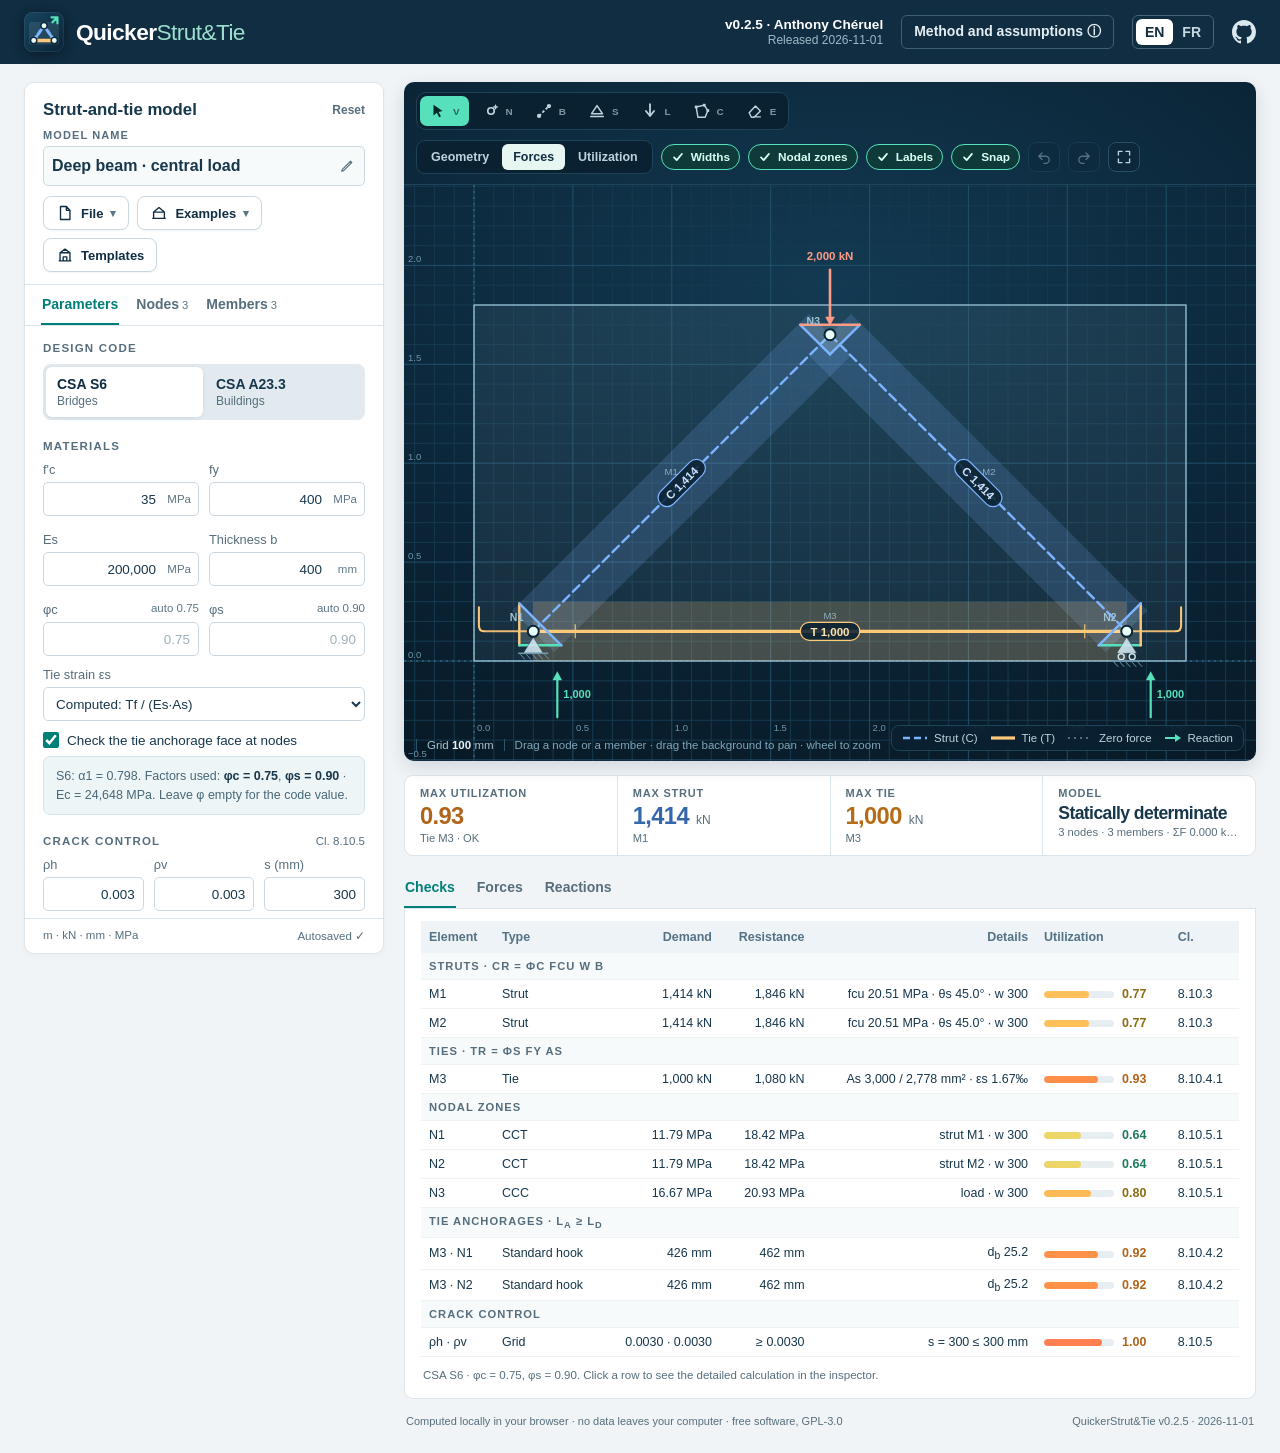
<file: QuickerStrut-Tie-v0.2.5-2026-11-01.html>
<!doctype html>
<!-- QuickerStrut&Tie · © 2026 Anthony Chéruel · SPDX-License-Identifier: GPL-3.0-or-later -->
<html lang="fr">
<head>
  <meta charset="UTF-8"><meta name="viewport" content="width=device-width,initial-scale=1">
  <title>QuickerStrut&amp;Tie · Strut-and-tie models</title>
  <meta name="description" content="Interactive 2D strut-and-tie models checked to CSA S6 and CSA A23.3, computed in your browser.">
  <meta property="og:title" content="QuickerStrut&amp;Tie · Strut-and-tie models"><meta property="og:description" content="Draw a 2D strut-and-tie model, drag its nodes and see forces and CSA S6 / A23.3 checks update live."><meta name="theme-color" content="#102d41">
  <link rel="icon" href="data:image/svg+xml,%3Csvg xmlns='http://www.w3.org/2000/svg' viewBox='0 0 64 64'%3E%3Crect width='64' height='64' rx='14' fill='%23102d41'/%3E%3Crect x='8' y='16' width='48' height='36' rx='3' fill='%239fc3d2' fill-opacity='.16'/%3E%3Cpath d='M32 22L15.5 45.5M32 22L48.5 45.5' stroke='%237cb4ff' stroke-width='5.5' stroke-linecap='round'/%3E%3Cpath d='M15.5 45.5H48.5' stroke='%23ffc978' stroke-width='6' stroke-linecap='round'/%3E%3Cg fill='%23e8fff8' stroke='%230b2436' stroke-width='2.2'%3E%3Ccircle cx='32' cy='22' r='5.5'/%3E%3Ccircle cx='15.5' cy='45.5' r='5.5'/%3E%3Ccircle cx='48.5' cy='45.5' r='5.5'/%3E%3C/g%3E%3Cpath d='M44 8.5h9.5V18M53 9l-7.5 7.5' fill='none' stroke='%2356e0bb' stroke-width='4' stroke-linecap='round' stroke-linejoin='round'/%3E%3C/svg%3E">
  <style>
@charset "UTF-8";
/* SPDX-License-Identifier: GPL-3.0-or-later */
/* QuickerStrut&Tie — design tokens and layout. */
:root{
  --navy:#102d41;--navy-2:#0b2436;--navy-3:#061520;--ink:#17374b;--muted:#566e7c;--axis:#5d7684;
  --line:#dce5eb;--paper:#fff;--bg:#f0f4f7;--teal:#007f78;--mint:#56e0bb;--mint-soft:#d9f5eb;
  --amber:#b66c16;--blue:#3567ad;--coral:#c4513a;--ok:#1f7a5a;--warn:#9a6a12;--bad:#b23a2a;
  --strut:#7cb4ff;--tie:#ffc978;--load:#ff9b85;--react:#56e0bb;
  --shadow:0 2px 7px #15354a08;--radius:10px;
  font-family:"Segoe UI",Inter,Roboto,Arial,sans-serif;color:var(--ink);font-size:16px;
}
*{box-sizing:border-box}
html,body{margin:0;background:var(--bg)}
body{min-height:100vh}
button,input,select{font:inherit}
button{cursor:pointer;border:1px solid var(--line);background:#fff;color:var(--ink);border-radius:6px;padding:7px 12px;font-size:.875rem;font-weight:600;transition:background .15s,border-color .15s,color .15s}
button:hover:not(:disabled){background:#eef5f7}
button:disabled{opacity:.4;cursor:default}
button:focus-visible,input:focus-visible,select:focus-visible,[tabindex]:focus-visible{outline:3px solid var(--teal);outline-offset:2px}
input,select{width:100%;min-height:34px;border:1px solid #cbd8e1;border-radius:5px;background:#fff;color:var(--ink);padding:5px 8px;font-size:.84rem;font-variant-numeric:tabular-nums}
input.num{text-align:right}
input::placeholder{color:#9fb0ba}
input.num-err{border-color:#ba3838;background:#fff6f4}
input[type=checkbox]{width:16px;min-height:16px;accent-color:var(--teal);margin:0}
label{font-size:.875rem}
small{font-size:.75rem}
.hidden{display:none!important}
.sr-only{position:absolute;width:1px;height:1px;overflow:hidden;clip:rect(0 0 0 0);white-space:nowrap}
kbd{font:600 .6875rem "Segoe UI",Arial,sans-serif;color:var(--axis);border:1px solid #dbe5eb;border-radius:4px;padding:1px 5px;background:#f7fafb}

/* ---------- Top bar ---------- */
.topbar{height:64px;background:var(--navy);color:#fff;display:flex;align-items:center;justify-content:space-between;padding:0 24px;gap:16px}
.brand{display:flex;align-items:center;gap:12px;font-size:1.42rem;font-weight:650;letter-spacing:-.6px;white-space:nowrap}
.brand>div>span{font-weight:350;color:#9cdfcf}
.brand-logo{display:block;flex:none;width:40px;height:40px;filter:drop-shadow(0 2px 6px #0006)}
.top-warning{display:flex;align-items:center;gap:9px;margin:0;padding:6px 14px;border:1px solid #2f5268;border-radius:999px;color:#c9dbe4;font-size:.78rem;background:#0e2839}
.warning-symbol{width:15px;height:15px;border:1px solid #d7b25c;border-radius:50%;text-align:center;line-height:13px;color:#e9c46a;font-weight:bold;font-size:.625rem;flex:none}
.header-right{display:flex;gap:18px;align-items:center}
.release-info{display:flex;flex-direction:column;align-items:flex-end;line-height:1.2}
.release-info b{font-size:.85rem}
.release-info small{color:#9fb8c6}
.method-open{background:transparent;border-color:#3d6075;color:#e3eef3}
.method-open:hover:not(:disabled){background:#173a50}
.language{display:flex;border:1px solid #4b6373;border-radius:6px;padding:3px}
.language button{padding:5px 9px;border:0;background:transparent;color:#c5d8e0}
.language button.selected{background:#fff;color:var(--navy)}
.language button:hover:not(.selected){background:#1b3d52}
.github-link{color:#dbe9ef;display:flex}
.github-link svg{width:24px;height:24px}

/* ---------- Workspace ---------- */
.workspace{display:grid;grid-template-columns:360px minmax(0,1fr);gap:20px;max-width:1880px;margin:0 auto;padding:18px 24px 12px}
.inputs{align-self:start;position:sticky;top:14px;z-index:20;background:#fff;border:1px solid var(--line);border-radius:var(--radius);box-shadow:var(--shadow);max-height:calc(100vh - 28px);display:flex;flex-direction:column;min-width:0}
.panel-heading{display:flex;align-items:center;justify-content:space-between;padding:16px 18px 8px}
h1{font-size:1.05rem;margin:0;font-weight:650}
.text-button{border:0;padding:4px 0;background:none;color:var(--muted);font-size:.75rem}
.text-button:hover:not(:disabled){background:none;color:var(--teal)}
.project-bar{padding:0 18px 12px;display:flex;flex-direction:column;gap:10px;border-bottom:1px solid var(--line)}
.pn-label{display:block;font-size:.6875rem;letter-spacing:1.1px;font-weight:700;color:var(--muted);text-transform:uppercase;margin-bottom:5px}
.pn-wrap{position:relative;display:block}
.pn-wrap input{font-weight:650;font-size:1rem;background:#f7fafb;padding-right:30px;min-height:40px}
.pn-pencil{position:absolute;right:9px;top:11px;width:17px;height:17px;color:var(--axis);pointer-events:none}
.dirty{font-size:.7rem;color:var(--amber);margin-left:6px}
.project-actions{display:flex;gap:8px;flex-wrap:wrap}
.qst-menu{position:relative}
.menu-button{display:inline-flex;align-items:center;gap:7px;padding:7px 12px;border:1px solid #c9d8e1;border-radius:8px;background:#fff;color:var(--navy);font-size:.8125rem;font-weight:650;box-shadow:0 1px 2px #15354a0d}
.menu-button:hover{border-color:#8fb2c2;background:#f6fafb}
.qst-menu.open>.menu-button{border-color:var(--teal);background:#eefaf6;color:#00564f}
.menu-button .caret{font-size:.7rem;color:var(--axis);transition:transform .15s}
.qst-menu.open .caret{transform:rotate(180deg)}
.mi-ico{width:18px;height:18px;flex:none}
.menu-pop{display:none;position:absolute;z-index:60;left:0;top:calc(100% + 6px);min-width:300px;max-height:680px;overflow-y:auto;scrollbar-width:thin;padding:6px;background:#fff;border:1px solid #d3e0e7;border-radius:11px;box-shadow:0 10px 24px #0b1e2b26}
.qst-menu.open>.menu-pop{display:block;animation:menuIn .14s ease-out}
@keyframes menuIn{from{opacity:0;transform:translateY(-4px)}to{opacity:1;transform:none}}
.menu-pop button{display:flex;align-items:center;gap:11px;width:100%;padding:8px 10px;border:0;border-radius:8px;background:none;color:var(--ink);text-align:left;font-size:.8125rem}
.menu-pop button:hover:not(:disabled),.menu-pop button:focus-visible{background:#eef6f8;outline:none}
.menu-pop button .mi-ico{color:var(--teal)}
.mi-text{display:flex;flex-direction:column;flex:1;min-width:0}
.mi-text b{font-weight:650}
.mi-text small{color:var(--muted);font-weight:400}
.menu-sep{height:1px;background:var(--line);margin:5px 4px}
.ex-thumb{width:58px;height:34px;flex:none;border-radius:6px;background:var(--navy);display:block}
.input-tabs{display:flex;padding:0 16px;border-bottom:1px solid var(--line);gap:16px}
.input-tabs button,.view-tabs button{border:0;border-radius:0;background:none;padding:11px 1px;color:var(--muted);border-bottom:2px solid transparent}
.input-tabs button:hover,.view-tabs button:hover{background:none!important;color:var(--ink)}
.input-tabs button.active,.view-tabs button.active{color:var(--teal);border-bottom-color:var(--teal)}
.input-tabs .count{font-size:.7rem;color:var(--axis);font-weight:500;margin-left:3px}
#input-content{padding:16px 18px 18px;overflow:auto;scrollbar-width:thin;min-height:0}
.section-label{font-size:.72rem;letter-spacing:1.2px;font-weight:700;margin:20px 0 10px;color:var(--muted);text-transform:uppercase;display:flex;align-items:center;justify-content:space-between}
.section-label:first-child{margin-top:0}
.field{display:block;margin-bottom:11px}
.field>span{display:flex;justify-content:space-between;margin-bottom:5px;color:var(--muted);font-size:.8rem}
.field>span em{font-style:normal;color:var(--axis);font-size:.72rem}
.field-row{display:grid;grid-template-columns:1fr 1fr;gap:10px}
.field-row.three{grid-template-columns:1fr 1fr 1fr}
.unit-wrap{position:relative;display:block}
.unit-wrap input{padding-right:42px}
.unit-wrap i{position:absolute;right:8px;top:50%;transform:translateY(-50%);font-style:normal;font-size:.72rem;color:var(--axis);pointer-events:none}
.segmented{display:inline-flex;padding:3px;background:#e2eaf0;border-radius:8px;gap:2px}
.segmented button{border:0;background:transparent;padding:6px 12px;white-space:nowrap}
.segmented button.active{background:#fff;box-shadow:0 1px 4px #20374718;color:var(--navy)}
.segmented.full{display:flex}
.segmented.full button{flex:1}
.code-card{display:flex;flex-direction:column;gap:2px;text-align:left;padding:9px 11px!important}
.code-card small{font-weight:400;color:var(--muted)}
.note{padding:10px 12px;background:#eef5f7;border:1px solid #d3e5ec;border-radius:7px;font-size:.78rem;line-height:1.5;color:#486777}
.note b{color:var(--ink)}
.toggle-row{display:flex;align-items:center;gap:8px;font-size:.84rem;margin:8px 0}
.add-button{width:100%;border-style:dashed;color:var(--teal);margin:6px 0 4px}
.rows{display:flex;flex-direction:column;gap:8px}
.row-card{border:1px solid var(--line);border-radius:8px;padding:8px 9px;display:grid;gap:6px;transition:border-color .15s,box-shadow .15s;background:#fff}
.row-card.selected{border-color:var(--teal);box-shadow:0 0 0 2px #56e0bb55}
.row-card:hover{border-color:#b9cdd8}
.row-line{display:grid;gap:6px;align-items:center}
.row-node-1{grid-template-columns:44px 1fr 1fr 26px}
.row-node-2{grid-template-columns:1.25fr 1fr 1fr 0.9fr}
.row-mem-1{grid-template-columns:44px 1fr 1fr 1fr 26px}
.row-mem-2{grid-template-columns:0.75fr 1.45fr 1fr}
.row-card input,.row-card select{min-height:30px;padding:3px 6px;font-size:.8rem}
.row-card .mini{font-size:.62rem;color:var(--axis);display:block;margin:0 0 2px 2px;letter-spacing:.3px}
.tag{display:inline-flex;align-items:center;justify-content:center;height:24px;border-radius:6px;font-weight:700;font-size:.78rem;color:var(--navy);background:#eaf1f5;cursor:pointer}
.tag.strut{background:#e3eefe;color:#244f8e}
.tag.tie{background:#fdf0db;color:#7a4a0c}
.tag.zero{background:#eef1f3;color:#71818b}
.del{border:0;background:none;color:#97a9b4;font-size:1.05rem;padding:0;height:26px}
.del:hover:not(:disabled){color:var(--bad);background:none}
.bars-pick{display:grid;grid-template-columns:42px 10px minmax(62px,1fr);align-items:center;gap:3px}
.bars-row{grid-template-columns:1.6fr 1fr}
.bars-pick b{text-align:center;color:var(--axis);font-weight:400}
.input-footer{padding:10px 18px;border-top:1px solid var(--line);color:var(--muted);font-size:.72rem;display:flex;justify-content:space-between;gap:8px}

/* ---------- Stage (canvas) ---------- */
.results{min-width:0;display:flex;flex-direction:column}
.stage{background:radial-gradient(120% 90% at 50% 30%,#123a52 0%,var(--navy-2) 55%,var(--navy-3) 100%);border-radius:var(--radius);color:#fff;overflow:hidden;box-shadow:0 6px 18px #0b1e2b22;position:relative;isolation:isolate}
.stage-top{display:flex;align-items:center;justify-content:space-between;gap:10px;padding:10px 12px;border-bottom:1px solid #1d4458;flex-wrap:wrap}
.toolbox{display:flex;gap:4px;padding:3px;background:#0a2131;border:1px solid #1f4256;border-radius:10px}
.tool{display:flex;align-items:center;gap:6px;border:0;background:transparent;color:#bcd3de;padding:6px 9px;border-radius:7px;font-size:.78rem;position:relative}
.tool svg{width:18px;height:18px}
.tool:hover:not(:disabled){background:#163a50;color:#fff}
.tool.active{background:#56e0bb;color:#062a24}
.tool .k{font-size:.62rem;opacity:.65;font-weight:700}
.tool .tl{display:none}
.stage-right{display:flex;align-items:center;gap:8px;flex-wrap:wrap}
.dark-seg{display:inline-flex;padding:3px;background:#0a2131;border:1px solid #1f4256;border-radius:9px;gap:2px}
.dark-seg button{border:0;background:transparent;color:#bcd3de;padding:6px 11px;font-size:.78rem;border-radius:6px}
.dark-seg button:hover:not(:disabled){background:#163a50;color:#fff}
.dark-seg button.active{background:#e8f6f2;color:var(--navy)}
.chip{display:inline-flex;align-items:center;gap:6px;border:1px solid #2a4f64;background:#0d283a;color:#bcd3de;padding:5px 9px;border-radius:999px;font-size:.74rem;font-weight:600}
.chip:hover:not(:disabled){background:#163a50;color:#fff}
.chip[aria-pressed=true]{border-color:#56e0bb;color:#d8fff3;background:#0f3a3a}
.chip svg{width:14px;height:14px}
.icon-chip{width:32px;height:30px;padding:0;display:inline-flex;align-items:center;justify-content:center;border:1px solid #2a4f64;background:#0d283a;color:#bcd3de;border-radius:8px}
.icon-chip:hover:not(:disabled){background:#163a50;color:#fff}
.icon-chip svg{width:16px;height:16px}
.canvas-wrap{position:relative;height:clamp(460px,64vh,820px);touch-action:none}
#canvas{position:absolute;inset:0;width:100%;height:100%;display:block;user-select:none;-webkit-user-select:none}
#canvas text{font-family:"Segoe UI",Inter,Roboto,Arial,sans-serif}
#canvas.tool-select{cursor:default}
#canvas.tool-node,#canvas.tool-member,#canvas.tool-outline{cursor:crosshair}
#canvas.tool-support,#canvas.tool-load,#canvas.tool-erase{cursor:pointer}
#canvas.panning{cursor:grabbing!important}
#canvas .hit-node,#canvas .hit-member{cursor:pointer}
#canvas.tool-select .hit-node{cursor:grab}
#canvas.dragging,#canvas.dragging *{cursor:grabbing!important}
.hud{position:absolute;left:12px;bottom:10px;display:flex;gap:10px;align-items:center;font-size:.72rem;color:#a9c3cf;pointer-events:none;font-variant-numeric:tabular-nums;flex-wrap:wrap;max-width:calc(100% - 330px)}
.hud b{color:#e6f3f7;font-weight:600}
.hud .hint{color:#7fa6b8}
.hud .sep{width:1px;height:12px;background:#2c5368}
.legend-hud{position:absolute;right:12px;bottom:10px;display:flex;gap:12px;align-items:center;font-size:.72rem;color:#bcd3de;background:#0a2131cc;border:1px solid #1f4256;padding:6px 10px;border-radius:8px;backdrop-filter:blur(4px)}
.legend-hud span{display:inline-flex;align-items:center;gap:6px}
.legend-hud svg{display:block}
.grad{width:110px;height:8px;border-radius:4px;background:linear-gradient(90deg,#56e0bb 0%,#a6e36b 40%,#ffd166 70%,#ff9f43 90%,#ff5d5d 100%)}
.banner{position:absolute;left:14px;top:12px;max-width:min(640px,calc(100% - 360px));padding:8px 14px;border-radius:9px;font-size:.8rem;line-height:1.4;display:flex;gap:9px;align-items:flex-start;box-shadow:0 6px 16px #0006;z-index:3}
.banner.bad{background:#3a1512ee;border:1px solid #a8483a;color:#ffd9d1}
.banner.warn{background:#3a2a0eee;border:1px solid #a8822f;color:#ffe9b8}
.banner b{color:#fff}
.empty-hint{position:absolute;inset:0;display:flex;align-items:center;justify-content:center;pointer-events:none}
.empty-hint div{background:#0a2131dd;border:1px dashed #2f5a70;border-radius:12px;padding:18px 22px;color:#bcd3de;font-size:.85rem;line-height:1.6;max-width:420px;text-align:center}
.empty-hint b{color:#56e0bb}
.tooltip{position:absolute;pointer-events:none;z-index:5;background:#f7fbfc;color:var(--ink);border-radius:8px;padding:7px 10px;font-size:.75rem;line-height:1.45;box-shadow:0 8px 20px #0007;min-width:150px;font-variant-numeric:tabular-nums}
.tooltip b{font-weight:700}
.tooltip .tt-head{display:flex;justify-content:space-between;gap:10px;margin-bottom:3px}
.tooltip .tt-row{display:flex;justify-content:space-between;gap:14px;color:var(--muted)}
.tooltip .tt-row span:last-child{color:var(--ink);font-weight:600}

/* Inspector */
.inspector{position:absolute;right:12px;top:12px;width:318px;max-height:calc(100% - 64px);overflow:auto;background:#f9fcfdf5;color:var(--ink);border-radius:12px;box-shadow:0 12px 30px #0009;border:1px solid #ffffff40;z-index:4;scrollbar-width:thin;animation:insIn .16s ease-out}
@keyframes insIn{from{opacity:0;transform:translateY(-6px) scale(.98)}to{opacity:1;transform:none}}
.ins-head{display:flex;align-items:center;gap:10px;padding:12px 14px 10px;border-bottom:1px solid var(--line);position:sticky;top:0;background:#f9fcfd;z-index:1}
.ins-badge{width:34px;height:34px;border-radius:9px;display:flex;align-items:center;justify-content:center;font-weight:800;font-size:.8rem;color:#fff;background:var(--navy);flex:none}
.ins-badge.strut{background:#2f64b0}
.ins-badge.tie{background:#b66c16}
.ins-badge.zero{background:#7f909a}
.ins-title{flex:1;min-width:0}
.ins-title b{display:block;font-size:.95rem}
.ins-title small{color:var(--muted)}
.ins-close{border:0;background:none;font-size:1.25rem;color:var(--axis);padding:2px 6px}
.ins-body{padding:12px 14px 14px}
.ins-body .field{margin-bottom:9px}
.ins-body .field>span{font-size:.74rem}
.ins-body input,.ins-body select{min-height:32px}
.ins-result{margin-top:10px;border-radius:9px;background:#fff;border:1px solid var(--line);overflow:hidden}
.ins-result .big{display:flex;align-items:baseline;justify-content:space-between;padding:10px 12px;border-bottom:1px solid var(--line)}
.ins-result .big b{font-size:1.45rem;letter-spacing:-.5px;font-variant-numeric:tabular-nums}
.ins-result .big small{color:var(--muted)}
.kv{display:grid;grid-template-columns:1fr auto;gap:4px 10px;padding:9px 12px;font-size:.78rem;font-variant-numeric:tabular-nums}
.kv span:nth-child(odd){color:var(--muted)}
.kv span:nth-child(even){text-align:right;font-weight:600}
.steps{margin:0;padding:9px 12px 11px;border-top:1px solid var(--line);font-size:.74rem;line-height:1.65;color:#3d5868;background:#fbfdfe}
.steps div{white-space:normal}
.steps .eq{font-family:Cambria,"Cambria Math","Times New Roman",serif;font-size:.86rem;color:var(--ink)}
.steps .cl{float:right;color:var(--axis);font-size:.68rem}
.ubar{position:relative;height:8px;border-radius:4px;background:#e7eef2;overflow:hidden;margin:2px 12px 10px}
.ubar i{position:absolute;left:0;top:0;bottom:0;border-radius:4px}
.status{display:inline-flex;align-items:center;gap:5px;font-size:.72rem;font-weight:700;padding:2px 8px;border-radius:999px}
.status.ok{background:#dff5ea;color:var(--ok)}
.status.warn{background:#fdf0d5;color:var(--warn)}
.status.bad{background:#fde4df;color:var(--bad)}
.status.na{background:#eef1f3;color:#71818b}
.ins-hint{font-size:.74rem;color:var(--muted);line-height:1.5;margin-top:8px}

/* ---------- Metrics and results ---------- */
.metrics{display:grid;grid-template-columns:repeat(4,1fr);gap:1px;background:var(--line);border:1px solid var(--line);border-radius:9px;overflow:hidden;margin-top:14px}
.metric{background:#fff;padding:11px 15px;border:0;border-radius:0;text-align:left;min-width:0;font-weight:400}
button.metric:hover:not(:disabled){background:#f6fafb}
.metric-label{font-size:.6875rem;letter-spacing:.8px;font-weight:650;text-transform:uppercase;color:var(--muted)}
.metric-value{display:flex;gap:7px;align-items:baseline;margin-top:4px;font-size:1.48rem;font-weight:650;font-variant-numeric:tabular-nums;letter-spacing:-.6px}
.metric-value small{font-size:.75rem;font-weight:400;letter-spacing:0;color:var(--muted)}
.metric-location{font-size:.7rem;color:var(--muted);margin-top:2px;white-space:nowrap;overflow:hidden;text-overflow:ellipsis}
.chart-toolbar{display:flex;align-items:center;justify-content:space-between;margin-top:12px;border-bottom:1px solid var(--line);gap:8px;flex-wrap:wrap}
.view-tabs{display:flex;gap:20px}
.result-view{background:#fff;border:1px solid var(--line);border-top:0;border-radius:0 0 9px 9px;padding:12px 16px 14px;margin-bottom:10px}
.table-scroll{overflow:auto}
table{border-collapse:collapse;width:100%;font-size:.78rem;font-variant-numeric:tabular-nums;white-space:nowrap}
th{text-align:right;padding:9px 8px;background:#edf3f6;color:#547285;font-weight:600;position:sticky;top:0}
th:first-child,td:first-child,th.l,td.l{text-align:left}
td{text-align:right;padding:7px 8px;border-bottom:1px solid #edf2f5}
tbody tr{cursor:pointer}
tbody tr:hover td{background:#f5fafb}
tbody tr.selected td{background:#e6f7f1}
tr.group td{background:#f7fafb;color:var(--muted);font-weight:700;font-size:.7rem;letter-spacing:1px;text-transform:uppercase;cursor:default;text-align:left}
td .cell-ubar{display:inline-block;vertical-align:middle;width:70px;height:7px;background:#e7eef2;border-radius:4px;overflow:hidden;margin-right:8px;position:relative}
td .cell-ubar i{position:absolute;left:0;top:0;bottom:0;border-radius:4px}
.table-note{font-size:.72rem;color:var(--muted);margin:10px 2px 0;line-height:1.5}
.result-footer{display:flex;justify-content:space-between;font-size:.6875rem;color:var(--muted);padding:6px 2px 14px;gap:12px;flex-wrap:wrap}

/* ---------- Dialogs ---------- */
dialog{border:0;border-radius:14px;padding:0;box-shadow:0 20px 50px #0b1e2b55;max-width:min(860px,calc(100vw - 24px));width:860px;color:var(--ink)}
dialog::backdrop{background:#061520aa;backdrop-filter:blur(2px)}
.dlg-head{display:flex;align-items:center;gap:12px;padding:16px 20px;border-bottom:1px solid var(--line);position:sticky;top:0;background:#fff}
.dlg-head b{display:block;font-size:1.05rem}
.dlg-head small{color:var(--muted)}
.dlg-head .ins-close{margin-left:auto}
.dlg-body{padding:6px 24px 22px;max-height:72vh;overflow:auto;font-size:.88rem;line-height:1.6}
.dlg-body h3{font-size:.95rem;margin:18px 0 6px;color:var(--navy)}
.dlg-body .eq{font-family:Cambria,"Cambria Math","Times New Roman",serif;font-size:1rem;background:#f4f8fa;border-radius:7px;padding:8px 12px;margin:6px 0;display:block}
.dlg-body table{white-space:normal}
.dlg-body td,.dlg-body th{text-align:left}
.dlg-actions{display:flex;justify-content:flex-end;gap:8px;padding:12px 20px;border-top:1px solid var(--line)}
.primary{background:var(--teal);border-color:var(--teal);color:#fff}
.primary:hover:not(:disabled){background:#006a64}
.toast{position:fixed;left:50%;bottom:22px;transform:translateX(-50%) translateY(20px);background:var(--navy);color:#fff;padding:10px 16px;border-radius:9px;font-size:.84rem;box-shadow:0 10px 26px #0006;opacity:0;transition:all .25s;z-index:200;pointer-events:none}
.toast.show{opacity:1;transform:translateX(-50%) translateY(0)}

/* ---------- Templates dialog ---------- */
.tpl-dialog{width:1040px}
.tpl-body{display:grid;grid-template-columns:330px minmax(0,1fr);gap:16px;padding:14px 18px;max-height:72vh;overflow:auto}
.tpl-kinds{display:flex;flex-direction:column;gap:6px;margin-bottom:12px}
.tpl-kind{display:flex;flex-direction:column;align-items:flex-start;text-align:left;gap:2px;padding:9px 11px;border-radius:9px}
.tpl-kind small{font-weight:400;color:var(--muted)}
.tpl-kind.active{border-color:var(--teal);background:#eefaf6;box-shadow:0 0 0 2px #56e0bb44}
.tpl-form .field{margin-bottom:8px}
.tpl-preview{display:flex;flex-direction:column;gap:10px;min-width:0}
.tpl-svg{border:1px solid var(--line);border-radius:10px;overflow:hidden;background:#fff}
.tpl-svg svg{width:100%;height:auto;display:block}
.tpl-info{font-size:.8rem;color:var(--muted);line-height:1.55}
.tpl-info b{color:var(--ink)}
.tpl-info .bad{color:var(--bad)}

/* ---------- Responsive ---------- */
@media (max-width:1380px){.top-warning{display:none}}
@media (max-width:1180px){
  .workspace{grid-template-columns:1fr;padding:12px}
  .inputs{position:static;max-height:none;order:2}
  .metrics{grid-template-columns:repeat(2,1fr)}
  .inspector{width:290px}
}
@media (max-width:760px){
  .tpl-body{grid-template-columns:1fr}
  .topbar{padding:0 12px;height:56px}.brand{font-size:1.15rem}.release-info,.method-open .lbl{display:none}
  .header-right{gap:10px}
  .canvas-wrap{height:68vh}
  .inspector{left:8px;right:8px;width:auto;top:auto;bottom:44px;max-height:48%}
  .hud{max-width:100%}.legend-hud{display:none}
  .banner{max-width:calc(100% - 20px)}
  .tool .k{display:none}
  .metrics{grid-template-columns:1fr 1fr}
}
/* ---------- Galaxy Z Fold 8 unfolded in landscape (~816 × 536 CSS px) and other
   wide, short screens: slim header, narrow side panel that scrolls on its own,
   vertical tool column inside the canvas, canvas sized from the screen height. */
@media (orientation:landscape) and (max-height:620px) and (min-width:700px){
  .topbar{height:46px;padding:0 12px;gap:10px}
  .brand{font-size:1.08rem;gap:8px}
  .brand-logo{width:30px;height:30px}
  .top-warning,.release-info{display:none}
  .header-right{gap:10px}
  .method-open{padding:5px 9px;font-size:.75rem}
  .method-open .lbl{display:none}
  .language button{padding:4px 8px}
  .github-link svg{width:20px;height:20px}
  .workspace{grid-template-columns:250px minmax(0,1fr);gap:10px;padding:8px 10px}
  .inputs{position:sticky;top:8px;order:0;max-height:calc(100svh - 16px)}
  .panel-heading{padding:10px 12px 6px}
  h1{font-size:.95rem}
  .project-bar{padding:0 12px 8px;gap:7px}
  .pn-label{margin-bottom:3px}
  .pn-wrap input{min-height:34px;font-size:.9rem}
  .menu-button{padding:5px 9px;font-size:.75rem}
  .input-tabs{padding:0 10px;gap:10px}
  .input-tabs button{padding:8px 1px;font-size:.78rem}
  #input-content{padding:10px 12px}
  .input-footer{display:none}
  .field-row{gap:7px}
  .row-node-1{grid-template-columns:36px 1fr 1fr 22px}
  .row-mem-1{grid-template-columns:36px 1fr 1fr 1fr 22px}
  .stage-top{padding:6px 8px;gap:6px;flex-wrap:nowrap}
  .stage-right{gap:5px;flex-wrap:nowrap;margin-left:auto}
  .toolbox{position:absolute;left:8px;top:54px;z-index:4;flex-direction:column;gap:2px;padding:3px;box-shadow:0 6px 16px #0006}
  .tool{padding:7px;justify-content:center}
  .tool .k{display:none}
  .dark-seg button{padding:5px 8px;font-size:.72rem}
  .chip{padding:5px 7px}
  .chip .cl{display:none}
  .icon-chip{width:30px;height:28px}
  .canvas-wrap{height:calc(100svh - 46px - 16px - 44px);min-height:300px}
  .hud{left:56px;bottom:6px;font-size:.66rem;gap:7px}
  .hud .hint{display:none}
  .legend-hud{display:none}
  .banner{left:56px;max-width:calc(100% - 320px);font-size:.74rem;padding:6px 10px}
  .inspector{top:8px;right:8px;width:244px;max-height:calc(100% - 16px);font-size:.92em;border-radius:10px}
  .ins-head{padding:9px 11px 8px}
  .ins-badge{width:30px;height:30px}
  .ins-body{padding:9px 11px 11px}
  .ins-result .big b{font-size:1.2rem}
  .steps{font-size:.7rem}
  .bars-row{grid-template-columns:1fr}
  .metrics{margin-top:8px}
  .metric{padding:7px 10px}
  .metric-label{font-size:.62rem;letter-spacing:.3px;white-space:nowrap;overflow:hidden;text-overflow:ellipsis}
  .metric-value{font-size:1.1rem}
  .metric-value>span[style*="1.1rem"]{font-size:.95rem!important}
  .chart-toolbar{margin-top:6px}
  .view-tabs{gap:12px}
  .view-tabs button{padding:8px 1px;font-size:.8rem}
  .result-view{padding:8px 10px 10px}
  dialog{max-height:calc(100svh - 12px)}
  .tpl-body{grid-template-columns:250px minmax(0,1fr);max-height:calc(100svh - 130px);padding:10px}
  .dlg-body{max-height:calc(100svh - 120px)}
}
@media (pointer:coarse){
  .input-tabs button,.view-tabs button{min-height:40px}
  .dark-seg button,.tool{min-height:36px;min-width:36px}
  .chip,.icon-chip{min-height:34px}
  .menu-pop button{min-height:42px}
}
@media (prefers-reduced-motion:reduce){*{animation:none!important;transition:none!important}}

/* ---------- Printed report ---------- */
#report{display:none}
@media print{
  @page{size:letter;margin:14mm}
  body{background:#fff}
  body>*:not(#report){display:none!important}
  #report{display:block;color:#111;font-size:10.5pt;line-height:1.45}
  #report h1{font-size:18pt;margin:0 0 4px}
  #report h2{font-size:12.5pt;margin:16px 0 6px;border-bottom:1.5px solid #102d41;padding-bottom:3px;color:#102d41;break-after:avoid}
  #report .rp-head{display:flex;justify-content:space-between;align-items:flex-end;border-bottom:3px solid #102d41;padding-bottom:8px;margin-bottom:10px}
  #report .rp-brand{font-weight:700;font-size:13pt;color:#102d41}
  #report .rp-brand span{color:#007f78;font-weight:400}
  #report .rp-meta{font-size:9pt;color:#444;text-align:right}
  #report .rp-figure{border:1px solid #ccd6dd;border-radius:6px;padding:4px;break-inside:avoid}
  #report .rp-figure svg{width:100%;height:auto;display:block}
  #report table{font-size:8.6pt;white-space:normal;break-inside:auto}
  #report th{background:#e9eff3!important;color:#223;position:static;-webkit-print-color-adjust:exact;print-color-adjust:exact}
  #report td{padding:4px 6px}
  #report tr{break-inside:avoid}
  #report .rp-calc td,#report .rp-calc th{text-align:left;vertical-align:top}
  #report .rp-calc td:last-child{text-align:right;white-space:nowrap}
  #report .rp-eq{font-family:Cambria,"Times New Roman",serif}
  #report .rp-ok{color:#1f7a5a;font-weight:700}
  #report .rp-bad{color:#b23a2a;font-weight:700}
  #report .rp-disclaimer{margin-top:14px;padding:8px 10px;border:1px solid #d7b25c;background:#fff8e6!important;font-size:8.8pt;-webkit-print-color-adjust:exact;print-color-adjust:exact}
  #report .rp-grid{display:grid;grid-template-columns:1fr 1fr;gap:4px 18px;font-size:9.5pt}
}

</style>
</head>
<body>
<header class="topbar">
  <div class="brand"><svg class="brand-logo" viewBox="0 0 64 64" width="40" height="40" aria-hidden="true"><defs><linearGradient id="qst-tile-top" x1="0" y1="0" x2="1" y2="1"><stop offset="0" stop-color="#174560"/><stop offset="1" stop-color="#0b2436"/></linearGradient></defs><rect width="64" height="64" rx="14" fill="url(#qst-tile-top)"/><rect x=".5" y=".5" width="63" height="63" rx="13.5" fill="none" stroke="#fff" stroke-opacity=".14"/><rect x="8" y="16" width="48" height="36" rx="3" fill="#9fc3d2" fill-opacity=".14"/><path d="M32 22L15.5 45.5M32 22L48.5 45.5" stroke="#7cb4ff" stroke-width="5" stroke-dasharray="6.4 3.4" stroke-linecap="round"/><path d="M15.5 45.5H48.5" stroke="#ffc978" stroke-width="5.6" stroke-linecap="round"/><g fill="#e8fff8" stroke="#0b2436" stroke-width="2.2"><circle cx="32" cy="22" r="5"/><circle cx="15.5" cy="45.5" r="5"/><circle cx="48.5" cy="45.5" r="5"/></g><path d="M44 8.5h9.5V18M53 9l-7.5 7.5" fill="none" stroke="#56e0bb" stroke-width="3.6" stroke-linecap="round" stroke-linejoin="round"/></svg><div>Quicker<span>Strut&amp;Tie</span></div></div>
  <p class="top-warning" role="note"><span class="warning-symbol" aria-hidden="true">!</span><span data-i18n="warning"></span></p>
  <div class="header-right">
    <div class="release-info"><b id="release-version"></b><small id="release-date"></small></div>
    <button id="method-open" class="method-open" type="button"><span class="lbl" data-i18n="methodOpen"></span><span aria-hidden="true"> ⓘ</span></button>
    <div class="language" role="group" aria-label="Language / Langue"><button id="lang-en" type="button">EN</button><button id="lang-fr" type="button">FR</button></div>
    <a class="github-link" href="https://github.com/acheruel/QuickerStrut-Tie" target="_blank" rel="noopener noreferrer" title="GitHub · acheruel/QuickerStrut-Tie" aria-label="GitHub · acheruel/QuickerStrut-Tie"><svg viewBox="0 0 16 16" aria-hidden="true"><path fill="currentColor" d="M8 0C3.58 0 0 3.58 0 8c0 3.54 2.29 6.53 5.47 7.59.4.07.55-.17.55-.38 0-.19-.01-.82-.01-1.49-2.01.37-2.53-.49-2.69-.94-.09-.23-.48-.94-.82-1.13-.28-.15-.68-.52-.01-.53.63-.01 1.08.58 1.23.82.72 1.21 1.87.87 2.33.66.07-.52.28-.87.51-1.07-1.78-.2-3.64-.89-3.64-3.95 0-.87.31-1.59.82-2.15-.08-.2-.36-1.02.08-2.12 0 0 .67-.21 2.2.82.64-.18 1.32-.27 2-.27.68 0 1.36.09 2 .27 1.53-1.04 2.2-.82 2.2-.82.44 1.1.16 1.92.08 2.12.51.56.82 1.27.82 2.15 0 3.07-1.87 3.75-3.65 3.95.29.25.54.73.54 1.48 0 1.07-.01 1.93-.01 2.2 0 .21.15.46.55.38A8.013 8.013 0 0016 8c0-4.42-3.58-8-8-8z"/></svg></a>
  </div>
</header>

<main class="workspace">
  <aside class="inputs" aria-label="Model">
    <div class="panel-heading"><h1 data-i18n="model"></h1><button class="text-button" id="reset" type="button" data-i18n="reset"></button></div>
    <div class="project-bar">
      <label for="project-name"><span class="pn-label"><span data-i18n="modelName"></span><span id="dirty" class="dirty"></span></span><span class="pn-wrap"><input id="project-name" maxlength="120" autocomplete="off" spellcheck="false"><svg class="pn-pencil" viewBox="0 0 20 20" aria-hidden="true"><path d="M4 14.5l-.8 2.3 2.3-.8L15 6.5 13.5 5z M12.5 6l1.5 1.5" fill="none" stroke="currentColor" stroke-width="1.4" stroke-linejoin="round"/></svg></span></label>
      <div class="project-actions">
        <div class="qst-menu"><button type="button" class="menu-button" data-menu-toggle aria-haspopup="menu" aria-expanded="false"><svg class="mi-ico" viewBox="0 0 20 20" aria-hidden="true"><path d="M5 2.8h6.5L15.5 7v10.2H5z M11.5 2.8V7h4" fill="none" stroke="currentColor" stroke-width="1.5" stroke-linejoin="round"/></svg><span data-i18n="fileMenu"></span><span class="caret" aria-hidden="true">▾</span></button>
          <div class="menu-pop" role="menu">
            <button type="button" id="new-project" role="menuitem"><svg class="mi-ico" viewBox="0 0 20 20" aria-hidden="true"><path d="M5 2.8h6.5L15.5 7v10.2H5z M10 9v6 M7 12h6" fill="none" stroke="currentColor" stroke-width="1.5" stroke-linejoin="round"/></svg><span class="mi-text"><b data-i18n="newProject"></b><small data-i18n="newProjectSub"></small></span></button>
            <button type="button" id="open-project" role="menuitem"><svg class="mi-ico" viewBox="0 0 20 20" aria-hidden="true"><path d="M2.5 5.5h5l1.6 1.8h8.4v8.7h-15z" fill="none" stroke="currentColor" stroke-width="1.5" stroke-linejoin="round"/></svg><span class="mi-text"><b data-i18n="openProject"></b><small data-i18n="openProjectSub"></small></span><kbd>Ctrl O</kbd></button>
            <button type="button" id="save-project" role="menuitem"><svg class="mi-ico" viewBox="0 0 20 20" aria-hidden="true"><path d="M3.5 3.5h10.5l2.5 2.5v10.5h-13z M6.5 3.5v4h6v-4 M6 16.5v-5h8v5" fill="none" stroke="currentColor" stroke-width="1.5" stroke-linejoin="round"/></svg><span class="mi-text"><b data-i18n="saveProject"></b><small data-i18n="saveProjectSub"></small></span><kbd>Ctrl S</kbd></button>
            <div class="menu-sep" role="separator"></div>
            <button type="button" id="print-report" role="menuitem"><svg class="mi-ico" viewBox="0 0 20 20" aria-hidden="true"><path d="M5.5 7.5V3h9v4.5 M5.5 14H3.5V8h13v6h-2 M5.5 11.5h9V17h-9z" fill="none" stroke="currentColor" stroke-width="1.5" stroke-linejoin="round"/></svg><span class="mi-text"><b data-i18n="report"></b><small data-i18n="reportSub"></small></span><kbd>Ctrl P</kbd></button>
            <button type="button" id="export-svg" role="menuitem"><svg class="mi-ico" viewBox="0 0 20 20" aria-hidden="true"><path d="M3 15l4.5-9 4 6 2-3 3.5 6z" fill="none" stroke="currentColor" stroke-width="1.5" stroke-linejoin="round"/></svg><span class="mi-text"><b data-i18n="exportSvg"></b><small data-i18n="exportSvgSub"></small></span></button>
            <button type="button" id="export-pile-menu" role="menuitem"><svg class="mi-ico" viewBox="0 0 20 20" aria-hidden="true"><path d="M4 4h12v4H4z M6.5 8v9 M13.5 8v9 M5 17h3 M12 17h3" fill="none" stroke="currentColor" stroke-width="1.5" stroke-linejoin="round"/></svg><span class="mi-text"><b data-i18n="exportPile"></b><small data-i18n="exportPileSub"></small></span></button>
            <button type="button" id="export-csv" role="menuitem"><svg class="mi-ico" viewBox="0 0 20 20" aria-hidden="true"><rect x="3.5" y="3.5" width="13" height="13" rx="2" fill="none" stroke="currentColor" stroke-width="1.5"/><path d="M3.5 8h13 M3.5 12.3h13 M8 3.5v13" stroke="currentColor" stroke-width="1.3"/></svg><span class="mi-text"><b data-i18n="exportCsv"></b><small data-i18n="exportCsvSub"></small></span></button>
          </div></div>
        <div class="qst-menu"><button type="button" class="menu-button" data-menu-toggle aria-haspopup="menu" aria-expanded="false"><svg class="mi-ico" viewBox="0 0 20 20" aria-hidden="true"><path d="M2.5 16h15 M4 16V9h12v7 M4 9l6-5 6 5" fill="none" stroke="currentColor" stroke-width="1.5" stroke-linejoin="round"/></svg><span data-i18n="examplesMenu"></span><span class="caret" aria-hidden="true">▾</span></button>
          <div class="menu-pop" role="menu" id="examples-list"></div></div>
        <button type="button" class="menu-button" id="open-templates"><svg class="mi-ico" viewBox="0 0 20 20" aria-hidden="true"><path d="M3 16.5h14 M4.5 16.5v-9h11v9 M4.5 7.5l5.5-4 5.5 4 M8 16.5v-4.5h4v4.5" fill="none" stroke="currentColor" stroke-width="1.5" stroke-linejoin="round"/></svg><span data-i18n="templatesMenu"></span></button>
        <input id="project-file" type="file" accept=".json,application/json" hidden>
      </div>
    </div>
    <div class="input-tabs" role="tablist"><button type="button" class="active" data-panel="params" data-i18n="tabParams"></button><button type="button" data-panel="nodes"><span data-i18n="tabNodes"></span><span class="count" id="count-nodes"></span></button><button type="button" data-panel="members"><span data-i18n="tabMembers"></span><span class="count" id="count-members"></span></button></div>
    <div id="input-content" role="tabpanel"></div>
    <div class="input-footer"><span id="footer-units" data-i18n="unitsNote"></span><span id="autosave-state"></span></div>
  </aside>

  <section class="results" aria-label="Results">
    <div class="stage">
      <div class="stage-top">
        <div class="toolbox" role="toolbar" id="toolbox"></div>
        <div class="stage-right">
          <div class="dark-seg" id="display-mode" role="group"></div>
          <button type="button" class="chip" id="toggle-bands" aria-pressed="true"></button>
          <button type="button" class="chip" id="toggle-zones" aria-pressed="true"></button>
          <button type="button" class="chip" id="toggle-ids" aria-pressed="true"></button>
          <button type="button" class="chip" id="toggle-snap" aria-pressed="true"></button>
          <button type="button" class="icon-chip" id="undo" data-i18n-title="undo"><svg viewBox="0 0 20 20" aria-hidden="true"><path d="M7.5 5L3.5 9l4 4 M3.8 9H12a4.5 4.5 0 010 9h-2" fill="none" stroke="currentColor" stroke-width="1.7" stroke-linecap="round" stroke-linejoin="round"/></svg></button>
          <button type="button" class="icon-chip" id="redo" data-i18n-title="redo"><svg viewBox="0 0 20 20" aria-hidden="true"><path d="M12.5 5l4 4-4 4 M16.2 9H8a4.5 4.5 0 000 9h2" fill="none" stroke="currentColor" stroke-width="1.7" stroke-linecap="round" stroke-linejoin="round"/></svg></button>
          <button type="button" class="icon-chip" id="fit" data-i18n-title="fit"><svg viewBox="0 0 20 20" aria-hidden="true"><path d="M3 7.5V3h4.5 M12.5 3H17v4.5 M17 12.5V17h-4.5 M7.5 17H3v-4.5" fill="none" stroke="currentColor" stroke-width="1.7" stroke-linecap="round" stroke-linejoin="round"/></svg></button>
        </div>
      </div>
      <div class="canvas-wrap" id="canvas-wrap">
        <svg id="canvas" role="img" aria-label="Strut-and-tie model"></svg>
        <div id="banner" class="banner hidden" role="alert"></div>
        <div id="empty-hint" class="empty-hint hidden"></div>
        <div id="inspector" class="inspector hidden" aria-live="polite"></div>
        <div id="tooltip" class="tooltip hidden"></div>
        <div class="hud" id="hud"></div>
        <div class="legend-hud" id="legend"></div>
      </div>
    </div>
    <div class="metrics" id="metrics"></div>
    <div class="chart-toolbar"><div class="view-tabs" role="tablist" id="view-tabs"><button type="button" class="active" data-view="checks" data-i18n="viewChecks"></button><button type="button" data-view="forces" data-i18n="viewForces"></button><button type="button" data-view="reactions" data-i18n="viewReactions"></button></div></div>
    <div class="result-view" id="result-view"></div>
    <div class="result-footer"><span data-i18n="footerNote"></span><span id="footer-version"></span></div>
  </section>
</main>

<dialog id="method-dialog"><div class="dlg-head"><span class="ins-badge">i</span><div><b data-i18n="methodOpen"></b><small data-i18n="methodSub"></small></div><button type="button" class="ins-close" data-close aria-label="Close">×</button></div><div class="dlg-body" id="method-body"></div></dialog>
<dialog id="tpl-dialog" class="tpl-dialog"><div class="dlg-head"><span class="ins-badge">⌂</span><div><b data-i18n="templatesMenu"></b><small data-i18n="templatesSub"></small></div><button type="button" class="ins-close" data-close aria-label="Close">×</button></div>
  <div class="tpl-body"><div class="tpl-side"><div class="tpl-kinds" id="tpl-kinds"></div><div id="tpl-form" class="tpl-form"></div></div><div class="tpl-preview"><div id="tpl-svg" class="tpl-svg"></div><div id="tpl-info" class="tpl-info"></div></div></div>
  <div class="dlg-actions"><button type="button" data-close data-i18n="cancel"></button><button type="button" class="primary" id="tpl-create" data-i18n="tplCreate"></button></div></dialog>
<dialog id="confirm-dialog" style="width:460px"><form method="dialog"><div class="dlg-head"><div><b id="confirm-title"></b></div></div><div class="dlg-body"><p id="confirm-body"></p></div><div class="dlg-actions"><button value="cancel" data-i18n="cancel"></button><button value="ok" class="primary" id="confirm-ok"></button></div></form></dialog>
<div id="toast" class="toast" role="status" aria-live="polite"></div>
<div id="report"></div>
<script>/* js/version.js */
// SPDX-License-Identifier: GPL-3.0-or-later
window.QST_META = { version: '0.2.5', date: '2026-11-01', author: 'Anthony Chéruel', schema: 1 };

</script>
<script>/* js/solver.js */
// SPDX-License-Identifier: GPL-3.0-or-later
/* QuickerStrut&Tie — 2D pin-jointed truss solver (direct stiffness method).
 *
 * Units: coordinates in m, forces in kN, widths/thickness in mm, areas in mm²,
 * stresses in MPa. Axial force N > 0 is tension (tie), N < 0 compression (strut).
 *
 * Axial stiffness of each bar: struts EA = Ec·w·b, ties EA = Es·As. For a
 * statically determinate model the forces do not depend on EA; for an
 * indeterminate model the bar roles (strut/tie) are iterated until stable.
 */
(function (root) {
  'use strict';

  var ZERO_FORCE_KN = 0.05; // |N| below this is reported as a zero-force member

  function concreteModulus(code, fc) {
    // A23.3 8.6.2.3 / S6 8.4.1.7 simplified expressions for normal-density concrete.
    if (code === 'S6') return 3000 * Math.sqrt(fc) + 6900;
    return 4500 * Math.sqrt(fc);
  }

  function supportDofs(type) {
    if (type === 'pin') return [true, true];
    if (type === 'ry') return [false, true];
    if (type === 'rx') return [true, false];
    return [false, false];
  }

  function memberGeometry(model) {
    var index = {};
    model.nodes.forEach(function (n, k) { index[n.id] = k; });
    return model.members.map(function (m) {
      var a = index[m.i], b = index[m.j];
      if (a === undefined || b === undefined) return { error: 'missingNode', member: m.id };
      var A = model.nodes[a], B = model.nodes[b];
      var dx = B.x - A.x, dy = B.y - A.y, L = Math.hypot(dx, dy);
      if (!(L > 1e-6)) return { error: 'zeroLength', member: m.id };
      return { a: a, b: b, L: L, c: dx / L, s: dy / L };
    });
  }

  // Gaussian elimination with partial pivoting on a dense copy. Returns the
  // solution or {singular: column} for the first column without a usable pivot.
  function linearSolve(K, F) {
    var n = F.length, A = K.map(function (r) { return r.slice(); }), x = F.slice();
    var scale = 0;
    for (var d = 0; d < n; d++) scale = Math.max(scale, Math.abs(A[d][d]));
    var tol = Math.max(scale, 1e-30) * 1e-10;
    var perm = [];
    for (var p = 0; p < n; p++) perm.push(p);
    for (var k = 0; k < n; k++) {
      var piv = k, best = Math.abs(A[k][k]);
      for (var r = k + 1; r < n; r++) if (Math.abs(A[r][k]) > best) { best = Math.abs(A[r][k]); piv = r; }
      if (best < tol) return { singular: k };
      if (piv !== k) { var t = A[k]; A[k] = A[piv]; A[piv] = t; var tx = x[k]; x[k] = x[piv]; x[piv] = tx; }
      var akk = A[k][k];
      for (var i = k + 1; i < n; i++) {
        var f = A[i][k] / akk;
        if (f === 0) continue;
        var Ai = A[i], Ak = A[k];
        for (var j = k; j < n; j++) Ai[j] -= f * Ak[j];
        x[i] -= f * x[k];
      }
    }
    for (var i2 = n - 1; i2 >= 0; i2--) {
      var sum = x[i2];
      for (var j2 = i2 + 1; j2 < n; j2++) sum -= A[i2][j2] * x[j2];
      x[i2] = sum / A[i2][i2];
    }
    return { x: x };
  }

  function axialStiffness(model, m, isTie, Ec) {
    var mat = model.material, b = mat.b;
    if (isTie) {
      var As = m.As > 0 ? m.As : 1000;
      return mat.Es * As / 1000; // kN
    }
    var w = m.w > 0 ? m.w : 100;
    return Ec * w * b / 1000; // kN
  }

  function solve(model) {
    var nodes = model.nodes, members = model.members, nn = nodes.length, nd = nn * 2;
    var out = { ok: false, nodes: nn, members: members.length };
    if (!nn) { out.error = 'empty'; return out; }
    var geo = memberGeometry(model);
    for (var g = 0; g < geo.length; g++) if (geo[g].error) { out.error = geo[g].error; out.member = geo[g].member; return out; }

    var fixed = [], nReactions = 0;
    nodes.forEach(function (n) {
      var f = supportDofs(n.support);
      fixed.push(f[0], f[1]);
      nReactions += (f[0] ? 1 : 0) + (f[1] ? 1 : 0);
    });
    var F = new Array(nd).fill(0);
    nodes.forEach(function (n, k) { F[2 * k] = Number(n.fx) || 0; F[2 * k + 1] = Number(n.fy) || 0; });
    out.indeterminacy = members.length + nReactions - 2 * nn;
    var free = [];
    for (var d = 0; d < nd; d++) if (!fixed[d]) free.push(d);
    var Ec = concreteModulus(model.code, model.material.fc);
    out.Ec = Ec;

    // Initial roles: explicit roles, otherwise strut.
    var tie = members.map(function (m) { return m.role === 'tie'; });
    var N, u, EA, iter = 0, converged = false, K;
    while (iter < 12) {
      iter++;
      EA = members.map(function (m, k) { return axialStiffness(model, m, tie[k], Ec); });
      K = [];
      for (var r = 0; r < nd; r++) K.push(new Array(nd).fill(0));
      members.forEach(function (m, k) {
        var G = geo[k], kk = EA[k] / G.L, c = G.c, s = G.s;
        var e = [[c * c, c * s], [c * s, s * s]];
        var dofs = [2 * G.a, 2 * G.a + 1, 2 * G.b, 2 * G.b + 1];
        for (var p = 0; p < 4; p++) for (var q = 0; q < 4; q++) {
          var sign = (p < 2) === (q < 2) ? 1 : -1;
          K[dofs[p]][dofs[q]] += sign * kk * e[p % 2][q % 2];
        }
      });
      var Kr = free.map(function (i) { return free.map(function (j) { return K[i][j]; }); });
      var Fr = free.map(function (i) { return F[i]; });
      u = new Array(nd).fill(0);
      if (free.length) {
        var sol = linearSolve(Kr, Fr);
        if (sol.singular !== undefined) {
          var dof = free[sol.singular];
          out.error = 'mechanism';
          out.mechanismNode = nodes[Math.floor(dof / 2)].id;
          out.mechanismDir = dof % 2 ? 'y' : 'x';
          return out;
        }
        free.forEach(function (dd, k2) { u[dd] = sol.x[k2]; });
      }
      N = members.map(function (m, k) {
        var G = geo[k];
        var du = u[2 * G.b] - u[2 * G.a], dv = u[2 * G.b + 1] - u[2 * G.a + 1];
        return EA[k] / G.L * (G.c * du + G.s * dv);
      });
      var next = members.map(function (m, k) {
        if (m.role === 'tie') return true;
        if (m.role === 'strut') return false;
        return N[k] > ZERO_FORCE_KN;
      });
      var same = next.every(function (v, k) { return v === tie[k]; });
      tie = next;
      if (same) { converged = true; break; }
    }

    // Reactions R = K·u − F at restrained dofs; residual at free dofs.
    var Ku = new Array(nd).fill(0);
    for (var i = 0; i < nd; i++) { var sum = 0; for (var j = 0; j < nd; j++) sum += K[i][j] * u[j]; Ku[i] = sum; }
    var reactions = [], residual = 0, sumFx = 0, sumFy = 0, loadScale = 0;
    nodes.forEach(function (n, k) {
      sumFx += F[2 * k]; sumFy += F[2 * k + 1];
      loadScale = Math.max(loadScale, Math.abs(F[2 * k]), Math.abs(F[2 * k + 1]));
      var rx = fixed[2 * k] ? Ku[2 * k] - F[2 * k] : 0, ry = fixed[2 * k + 1] ? Ku[2 * k + 1] - F[2 * k + 1] : 0;
      if (!fixed[2 * k]) residual = Math.max(residual, Math.abs(Ku[2 * k] - F[2 * k]));
      if (!fixed[2 * k + 1]) residual = Math.max(residual, Math.abs(Ku[2 * k + 1] - F[2 * k + 1]));
      if (fixed[2 * k] || fixed[2 * k + 1]) reactions.push({ node: n.id, rx: rx, ry: ry, fixedX: fixed[2 * k], fixedY: fixed[2 * k + 1] });
    });
    var sumRx = 0, sumRy = 0;
    reactions.forEach(function (R) { sumRx += R.rx; sumRy += R.ry; });

    out.ok = true;
    out.converged = converged;
    out.iterations = iter;
    out.u = u;
    out.reactions = reactions;
    out.residual = residual;
    out.globalResidual = Math.hypot(sumFx + sumRx, sumFy + sumRy);
    out.loadScale = loadScale;
    out.sumLoads = { fx: sumFx, fy: sumFy };
    out.forces = members.map(function (m, k) {
      var n = Math.abs(N[k]) < ZERO_FORCE_KN ? 0 : N[k];
      return {
        id: m.id, N: n, L: geo[k].L, c: geo[k].c, s: geo[k].s, EA: EA[k],
        kind: n > 0 ? 'tie' : n < 0 ? 'strut' : 'zero'
      };
    });
    return out;
  }

  var api = { solve: solve, concreteModulus: concreteModulus, linearSolve: linearSolve, supportDofs: supportDofs, ZERO_FORCE_KN: ZERO_FORCE_KN };
  root.QST = root.QST || {};
  root.QST.solver = api;
  if (typeof module !== 'undefined' && module.exports) module.exports = api;
})(typeof window !== 'undefined' ? window : globalThis);

</script>
<script>/* js/csa.js */
// SPDX-License-Identifier: GPL-3.0-or-later
/* QuickerStrut&Tie — strut-and-tie verification to CSA S6 (bridges) and
 * CSA A23.3 (buildings).
 *
 * Struts : Cr = φc·fcu·Acs, fcu = f'c / (0.8 + 170·ε1) ≤ 0.85·f'c (A23.3) or α1·f'c (S6),
 *          ε1 = εs + (εs + 0.002)·cot²θs  (θs = smallest strut–tie angle).
 * Ties   : Tr = φs·fy·Ast.
 * Nodes  : face stresses ≤ 0.85 / 0.75 / 0.65 ·φc·f'c (A23.3) or
 *          α1 / 0.88 α1 / 0.76 α1 ·φc·f'c (S6), for CCC / CCT / CTT.
 * Crack control: orthogonal grid, ρ ≥ ρmin each way, spacing ≤ 300 mm.
 *
 * Clause numbers and factors live in CODES so they can be checked and
 * corrected in one place.
 */
(function (root) {
  'use strict';

  // S6: α1 = 0.85 − 0.0015 f′c ≥ 0.67 caps the strut stress (α1 f′c) and sets the
  // nodal limits α1, 0.88 α1 and 0.76 α1 (× φc f′c). A23.3: 0.85 f′c, 0.85/0.75/0.65.
  function alpha1(fc) { return Math.max(0.67, 0.85 - 0.0015 * fc); }
  var CODES = {
    S6: {
      name: 'CSA S6',
      phiC: 0.75, phiS: 0.90,
      strutCap: function (fc) { return alpha1(fc); },
      node: function (type, fc) { var a = alpha1(fc); return { CCC: a, CCT: 0.88 * a, CTT: 0.76 * a }[type]; },
      nodeText: { CCC: 'α1', CCT: '0,88 α1', CTT: '0,76 α1' },
      rhoMin: 0.003, sMax: 300, maxFaceArea: 1500,
      clause: { phi: '8.4.6', strut: '8.10.3', fcu: '8.10.3.3', tie: '8.10.4.1', node: '8.10.5.1', crack: '8.10.5', anchor: '8.10.4.2 · A23.3 12.2.3 / 12.5' }
    },
    A23: {
      name: 'CSA A23.3',
      phiC: 0.65, phiS: 0.85,
      strutCap: function () { return 0.85; },
      node: function (type) { return { CCC: 0.85, CCT: 0.75, CTT: 0.65 }[type]; },
      nodeText: { CCC: '0,85', CCT: '0,75', CTT: '0,65' },
      rhoMin: 0.002, sMax: 300, maxFaceArea: null,
      clause: { phi: '8.4.2 / 8.4.3', strut: '11.4.2', fcu: '11.4.2.3', tie: '11.4.3.1', node: '11.4.4.1', crack: '11.4.5', anchor: '11.4.3.2 · 12.2.3 / 12.5' }
    }
  };

  // CSA G30.18 bar designations: nominal area (mm²) and diameter (mm).
  var BARS = {
    '10M': { A: 100, d: 11.3 }, '15M': { A: 200, d: 16.0 }, '20M': { A: 300, d: 19.5 },
    '25M': { A: 500, d: 25.2 }, '30M': { A: 700, d: 29.9 }, '35M': { A: 1000, d: 35.7 },
    '45M': { A: 1500, d: 43.7 }, '55M': { A: 2500, d: 56.4 }
  };

  // Tie anchorage types (member.anchor), in the order offered in the inspector.
  var ANCHORS = ['straight', 'hook', 'plate', 'stirrup', 'continuous'];

  function factors(model) {
    var c = CODES[model.code] || CODES.S6, m = model.material;
    return {
      code: c,
      phiC: m.phiC > 0 ? Number(m.phiC) : c.phiC,
      phiS: m.phiS > 0 ? Number(m.phiS) : c.phiS
    };
  }

  function memberArea(m) {
    if (m.bars && m.bars.n > 0 && BARS[m.bars.size]) return m.bars.n * BARS[m.bars.size].A;
    return Number(m.As) || 0;
  }

  // Effective area used by the solver and the checks (bars override As).
  function normalize(model) {
    model.members.forEach(function (m) { m.As = memberArea(m); });
    return model;
  }

  function strutFcu(fc, epsS, theta, cap) {
    // theta in radians, acute angle between the strut and the adjoining tie;
    // cap: limiting ratio fcu / f′c (0.85 for A23.3, α1 for S6).
    cap = cap === undefined ? 0.85 : cap;
    var cot = 1 / Math.tan(theta);
    var eps1 = epsS + (epsS + 0.002) * cot * cot;
    var raw = fc / (0.8 + 170 * eps1);
    return { eps1: eps1, raw: raw, fcu: Math.min(raw, cap * fc), capped: raw >= cap * fc, cap: cap };
  }

  function acuteAngle(fa, fb) {
    var dot = Math.abs(fa.c * fb.c + fa.s * fb.s);
    return Math.acos(Math.min(1, dot));
  }

  function check(model, result) {
    var out = { ok: false, members: [], nodes: [], crack: null, governing: null, maxUtil: 0, warnings: [] };
    if (!result || !result.ok) return out;
    var mat = model.material, fc = Number(mat.fc), fy = Number(mat.fy), Es = Number(mat.Es), b = Number(mat.b);
    var F = factors(model), code = F.code, cap = code.strutCap(fc);
    var byId = {}, memberById = {}, nodeById = {};
    result.forces.forEach(function (f) { byId[f.id] = f; });
    model.members.forEach(function (m) { memberById[m.id] = m; });
    model.nodes.forEach(function (n) { nodeById[n.id] = n; });
    var atNode = {};
    model.nodes.forEach(function (n) { atNode[n.id] = []; });
    model.members.forEach(function (m) { atNode[m.i].push(m); atNode[m.j].push(m); });

    function tieStrain(m, f) {
      var As = memberArea(m);
      if (mat.epsMode === 'yield') return fy / Es;
      if (!(As > 0)) return fy / Es;
      return f.N * 1000 / (Es * As);
    }

    // --- Ties ---------------------------------------------------------------
    var tieInfo = {};
    model.members.forEach(function (m) {
      var f = byId[m.id];
      if (f.kind !== 'tie') return;
      var As = memberArea(m), Tr = F.phiS * fy * As / 1000;
      var util = As > 0 ? f.N / Tr : Infinity;
      var eps = tieStrain(m, f);
      tieInfo[m.id] = { eps: eps };
      out.members.push({
        id: m.id, kind: 'tie', demand: f.N, capacity: Tr, util: util, As: As,
        asReq: f.N * 1000 / (F.phiS * fy), epsS: eps, clause: code.clause.tie
      });
    });

    // --- Struts -------------------------------------------------------------
    model.members.forEach(function (m) {
      var f = byId[m.id];
      if (f.kind !== 'strut') return;
      var C = -f.N, w = Number(m.w) || 0, ends = [];
      [m.i, m.j].forEach(function (nid) {
        var best = null;
        atNode[nid].forEach(function (o) {
          if (o.id === m.id) return;
          var fo = byId[o.id];
          if (fo.kind !== 'tie') return;
          // A tie on the strut's line (within 5°) does not cross it.
          if (acuteAngle(f, fo) < 5 * Math.PI / 180) return;
          // Each adjoining tie is evaluated; the lowest fcu (smallest angle,
          // largest tie strain) governs.
          var th = acuteAngle(f, fo), eps = tieInfo[o.id].eps;
          var r = strutFcu(fc, eps, th, cap);
          var cand = { tie: o.id, theta: th, epsS: eps, eps1: r.eps1, fcuRaw: r.raw, fcu: r.fcu, capped: r.capped };
          if (!best || cand.fcu < best.fcu - 1e-9 || (Math.abs(cand.fcu - best.fcu) <= 1e-9 && th < best.theta)) best = cand;
        });
        if (best) {
          ends.push({ node: nid, tie: best.tie, theta: best.theta, epsS: best.epsS, eps1: best.eps1, fcuRaw: best.fcuRaw, fcu: best.fcu, capped: best.capped });
        } else {
          ends.push({ node: nid, tie: null, theta: null, epsS: 0, eps1: 0, fcuRaw: fc / 0.8, fcu: cap * fc, capped: true });
        }
      });
      var gov = ends[0].fcu <= ends[1].fcu ? ends[0] : ends[1];
      var Cr = F.phiC * gov.fcu * w * b / 1000;
      out.members.push({
        id: m.id, kind: 'strut', demand: C, capacity: Cr, util: Cr > 0 ? C / Cr : Infinity,
        w: w, wReq: gov.fcu > 0 ? C * 1000 / (F.phiC * gov.fcu * b) : Infinity,
        ends: ends, governingEnd: gov.node, fcu: gov.fcu, eps1: gov.eps1, theta: gov.theta, epsS: gov.epsS,
        clause: code.clause.strut + ' · ' + code.clause.fcu
      });
    });
    model.members.forEach(function (m) {
      if (byId[m.id].kind === 'zero') out.members.push({ id: m.id, kind: 'zero', demand: 0, capacity: null, util: 0, clause: '' });
    });

    // --- Nodal zones --------------------------------------------------------
    var reactionById = {};
    result.reactions.forEach(function (R) { reactionById[R.node] = R; });
    model.nodes.forEach(function (n) {
      var ties = [], faces = [];
      atNode[n.id].forEach(function (m) {
        var f = byId[m.id];
        if (f.kind === 'tie') ties.push({ m: m, f: f });
        if (f.kind === 'strut') {
          var w = Number(m.w) || 0;
          faces.push({ kind: 'strut', ref: m.id, force: -f.N, width: w, stress: w > 0 ? -f.N * 1000 / (w * b) : Infinity });
        }
      });
      // Distinct tie directions (collinear ties through a node count once).
      var dirs = [];
      ties.forEach(function (t) {
        var same = dirs.some(function (d) { return acuteAngle(d, t.f) < 5 * Math.PI / 180; });
        if (!same) dirs.push(t.f);
      });
      var type = dirs.length === 0 ? 'CCC' : dirs.length === 1 ? 'CCT' : 'CTT';
      var lb = Number(n.bearing) || 0;
      var R = reactionById[n.id];
      if (R && lb > 0) {
        var Rm = Math.hypot(R.rx, R.ry);
        if (Rm > 0) faces.push({ kind: 'support', ref: n.id, force: Rm, width: lb, stress: Rm * 1000 / (lb * b) });
      }
      var P = Math.hypot(Number(n.fx) || 0, Number(n.fy) || 0);
      if (P > 0 && lb > 0) faces.push({ kind: 'load', ref: n.id, force: P, width: lb, stress: P * 1000 / (lb * b) });
      // Anchorage face of a tie that ends here (a tie continuing through the
      // node on the same line, or across a symmetry plane where the reaction
      // stands for it, is not anchored and has no bearing face).
      ties.forEach(function (t) {
        var w = Number(t.m.w) || 0;
        var continues = ties.some(function (o) { return o !== t && acuteAngle(o.f, t.f) < 5 * Math.PI / 180; }) ||
          (R && Math.abs(R.rx * t.f.c + R.ry * t.f.s) >= 0.9 * t.f.N);
        if (w > 0 && !continues && mat.tieFaces !== false) faces.push({ kind: 'tie', ref: t.m.id, force: t.f.N, width: w, stress: t.f.N * 1000 / (w * b) });
      });
      if (!faces.length) return;
      var factor = code.node(type, fc), limit = factor * F.phiC * fc;
      var maxFace = null;
      faces.forEach(function (fa) { fa.util = fa.stress / limit; if (!maxFace || fa.util > maxFace.util) maxFace = fa; });
      out.nodes.push({
        id: n.id, kind: 'node', type: type, factor: factor, limit: limit, faces: faces,
        util: maxFace ? maxFace.util : 0, governingFace: maxFace, ties: ties.length,
        zone: hydrostaticZone(n, atNode[n.id], byId, R, b, limit, model.outline),
        clause: code.clause.node
      });
    });

    // --- Crack control reinforcement -----------------------------------------
    var rh = Number(mat.rhoH) || 0, rv = Number(mat.rhoV) || 0, sp = Number(mat.spacing) || 0;
    // S6: the grid need not exceed maxFaceArea mm²/m on each face (two faces).
    var rhoReq = code.maxFaceArea ? Math.min(code.rhoMin, 2 * code.maxFaceArea / (b * 1000)) : code.rhoMin;
    out.crack = {
      rhoMin: rhoReq, rhoCode: code.rhoMin, capped: rhoReq < code.rhoMin, sMax: code.sMax, rhoH: rh, rhoV: rv, spacing: sp,
      okH: rh >= rhoReq - 1e-12, okV: rv >= rhoReq - 1e-12, okS: sp > 0 && sp <= code.sMax,
      util: Math.max(rh > 0 ? rhoReq / rh : Infinity, rv > 0 ? rhoReq / rv : Infinity, sp > 0 ? sp / code.sMax : Infinity),
      clause: code.clause.crack
    };

    // --- Anchorage of ties -----------------------------------------------------
    out.anchors = anchorageChecks(model, byId, atNode, out.nodes, { fc: fc, fy: fy, b: b, code: code, mat: mat, reactions: reactionById });

    // --- Governing element ----------------------------------------------------
    var all = out.members.concat(out.nodes).concat(out.anchors.filter(function (a) { return !a.na; }));
    all.forEach(function (e) { if (!out.governing || e.util > out.governing.util) out.governing = e; });
    out.maxUtil = out.governing ? out.governing.util : 0;
    out.phiC = F.phiC; out.phiS = F.phiS; out.code = model.code; out.strutCap = cap;
    out.ok = true;
    return out;
  }


  // ---------------------------------------------------------------------------
  // Hydrostatic nodal zone. Every force on the node is represented as a push on
  // one face: struts on their own side, ties as a push on the back face (net
  // force of collinear ties), loads and reactions on their plate. The closed
  // force polygon rotated by 90° and scaled by 1 / (σ·b) is the node outline:
  // each face is perpendicular to its force and all faces carry the same
  // stress σ. σ is the largest stress on a face with a given width (so every
  // hydrostatic width ≤ the width entered), or the node limit if no width is
  // given (smallest admissible node).
  function hydrostaticZone(n, members, byId, R, b, limit, outline) {
    var faces = [], tieGroups = [];
    members.forEach(function (m) {
      var f = byId[m.id];
      if (!f || f.kind === 'zero') return;
      var sgn = m.i === n.id ? 1 : -1, ux = sgn * f.c, uy = sgn * f.s;
      if (f.kind === 'strut') faces.push({ kind: 'strut', ref: m.id, force: -f.N, ux: ux, uy: uy, wGiven: Number(m.w) || 0 });
      else {
        var g = tieGroups.filter(function (t) { return Math.abs(t.dx * uy - t.dy * ux) < Math.sin(5 * Math.PI / 180); })[0];
        if (!g) { g = { dx: ux, dy: uy, px: 0, py: 0, refs: [], w: 0 }; tieGroups.push(g); }
        g.px += f.N * ux; g.py += f.N * uy; g.refs.push(m.id); g.w = Math.max(g.w, Number(m.w) || 0);
      }
    });
    tieGroups.forEach(function (g) {
      var T = Math.hypot(g.px, g.py);
      if (T > 0.05) faces.push({ kind: 'tie', ref: g.refs.join('+'), force: T, ux: -g.px / T, uy: -g.py / T, wGiven: g.w });
    });
    var lb = Number(n.bearing) || 0;
    var P = Math.hypot(Number(n.fx) || 0, Number(n.fy) || 0);
    if (P > 0.05) faces.push({ kind: 'load', ref: n.id, force: P, ux: -(Number(n.fx) || 0) / P, uy: -(Number(n.fy) || 0) / P, wGiven: lb });
    if (R) {
      var Rm = Math.hypot(R.rx, R.ry);
      if (Rm > 0.05) faces.push({ kind: 'support', ref: n.id, force: Rm, ux: -R.rx / Rm, uy: -R.ry / Rm, wGiven: lb });
    }
    if (faces.length < 3) return null;
    var sigma = 0;
    faces.forEach(function (fa) { if (fa.wGiven > 0) sigma = Math.max(sigma, fa.force * 1000 / (fa.wGiven * b)); });
    var scaled = sigma > 0 ? 'face' : 'limit';
    if (!(sigma > 0)) sigma = limit;
    faces.forEach(function (fa) { fa.angle = Math.atan2(fa.uy, fa.ux); fa.wHydro = fa.force * 1000 / (sigma * b); });
    faces.sort(function (a, c) { return a.angle - c.angle; });
    var pts = [[0, 0]];
    faces.forEach(function (fa) {
      var L = fa.wHydro / 1000, last = pts[pts.length - 1];
      pts.push([last[0] - fa.uy * L, last[1] + fa.ux * L]);
    });
    var end = pts.pop(), closure = Math.hypot(end[0], end[1]);
    // Area and centroid (shoelace), then centre the polygon on the node.
    var A = 0, cx = 0, cy = 0;
    for (var i = 0; i < pts.length; i++) {
      var p = pts[i], q = pts[(i + 1) % pts.length], cr = p[0] * q[1] - q[0] * p[1];
      A += cr; cx += (p[0] + q[0]) * cr; cy += (p[1] + q[1]) * cr;
    }
    A /= 2;
    if (Math.abs(A) < 1e-8) return null;
    cx /= 6 * A; cy /= 6 * A;
    var poly = pts.map(function (p) { return [n.x + p[0] - cx, n.y + p[1] - cy]; });
    // Faces as segments (for drawing): face k joins vertex k and k+1.
    faces.forEach(function (fa, k) { fa.a = poly[k]; fa.b = poly[(k + 1) % poly.length]; });
    var outside = outline && outline.length >= 3 ? poly.some(function (p) { return !insideOrOn(p[0], p[1], outline, 0.005); }) : false;
    return { sigma: sigma, scaled: scaled, util: sigma / limit, faces: faces, poly: poly, area: Math.abs(A), closure: closure, outside: outside };
  }

  // Distance (m) from (x, y) along the unit direction (dx, dy) to the outline.
  function rayToOutline(x, y, dx, dy, poly) {
    var best = Infinity;
    for (var i = 0; i < poly.length; i++) {
      var a = poly[i], c = poly[(i + 1) % poly.length], ex = c[0] - a[0], ey = c[1] - a[1];
      var den = dx * ey - dy * ex;
      if (Math.abs(den) < 1e-12) continue;
      var t = ((a[0] - x) * ey - (a[1] - y) * ex) / den, u = ((a[0] - x) * dy - (a[1] - y) * dx) / den;
      if (t > 1e-9 && u >= -1e-9 && u <= 1 + 1e-9) best = Math.min(best, t);
    }
    return best;
  }

  // Development length of a straight bar (A23.3 12.2.3, simplified) and of a
  // standard hook (A23.3 12.5.2, basic length × fy / 400).
  function developmentLength(type, db, fy, fc, opts) {
    var sq = Math.min(Math.sqrt(fc), 8);
    if (type === 'hook') return Math.max(100 * db / sq * fy / 400, 8 * db, 150);
    var k = opts.k || 0.45, k1 = opts.top ? 1.3 : 1.0, k4 = db <= 20 ? 0.8 : 1.0;
    return Math.max(k * k1 * k4 * fy / sq * db, 300);
  }

  // Tie anchorage: at each node where a tie ends, the bars must develop fy at
  // the edge of the extended nodal zone. Available length la = critical-section
  // offset (strut edge or hydrostatic zone crossing the tie axis) + extension of
  // the bars beyond the node to the concrete face, less the cover.
  function anchorageChecks(model, byId, atNode, nodeChecks, o) {
    var out = [], poly = model.outline || [], zoneOf = {};
    nodeChecks.forEach(function (c) { zoneOf[c.id] = c.zone; });
    var cover = Number(o.mat.cover) >= 0 ? Number(o.mat.cover) : 50;
    model.members.forEach(function (m) {
      var f = byId[m.id];
      if (!f || f.kind !== 'tie') return;
      [m.i, m.j].forEach(function (nid) {
        var sgn = m.i === nid ? 1 : -1, dx = sgn * f.c, dy = sgn * f.s;
        var continues = atNode[nid].some(function (o2) {
          if (o2.id === m.id) return false;
          var g = byId[o2.id];
          return g && g.kind === 'tie' && Math.abs(g.c * f.s - g.s * f.c) < Math.sin(5 * Math.PI / 180);
        });
        if (continues) return;
        var n = model.nodes.filter(function (x) { return x.id === nid; })[0];
        // A support reaction in line with the tie stands for its continuation
        // (symmetry plane, continuous member): no anchorage there.
        var Rn = o.reactions[nid];
        if (Rn && Math.abs(Rn.rx * dx + Rn.ry * dy) >= 0.9 * f.N) return;
        var dc = 0;
        atNode[nid].forEach(function (o2) {
          var g = byId[o2.id];
          if (!g || g.kind !== 'strut') return;
          var th = acuteAngle(f, g);
          if (th > 5 * Math.PI / 180) dc = Math.max(dc, (Number(o2.w) || 0) / 2 / Math.sin(th));
        });
        var z = zoneOf[nid];
        if (z) z.poly.forEach(function (p) { dc = Math.max(dc, ((p[0] - n.x) * dx + (p[1] - n.y) * dy) * 1000); });
        var ray = poly.length >= 3 ? rayToOutline(n.x, n.y, -dx, -dy, poly) : 0;
        var e = isFinite(ray) ? Math.max(0, ray * 1000 - cover) : 0;
        var la = dc + e, type = m.anchor || 'straight';
        // Continuous bars need no anchorage where they can carry on: bent into
        // another tie (frame corner) or past the edge of the D-region (load or
        // reaction on the node). Anywhere else they are checked as straight bars.
        var carriesOn = false;
        if (type === 'continuous') {
          carriesOn = !!Rn || !!Number(n.fx) || !!Number(n.fy) || atNode[nid].some(function (o2) {
            var g = byId[o2.id];
            return o2.id !== m.id && g && g.kind === 'tie';
          });
          if (!carriesOn) type = 'straight';
        }
        var db = m.bars && BARS[m.bars.size] ? BARS[m.bars.size].d : (Number(m.db) > 0 ? Number(m.db) : null);
        // Top bars: more than 300 mm of concrete below them (k1 = 1.3).
        var below = poly.length >= 3 ? rayToOutline(n.x, n.y, 0, -1, poly) : 0;
        var top = isFinite(below) && below > 0.3;
        var rec = { id: m.id + '@' + nid, kind: 'anchor', member: m.id, node: nid, type: type, la: la, e: e, dc: dc, db: db, top: top, clause: o.code.clause.anchor, end: [n.x - dx * e / 1000, n.y - dy * e / 1000], dir: [-dx, -dy] };
        if (type === 'plate' || type === 'stirrup' || carriesOn) { rec.req = 0; rec.util = 0; rec.mechanical = true; }
        else if (!db) { rec.na = true; rec.util = 0; }
        else { rec.req = developmentLength(type, db, o.fy, o.fc, { k: Number(o.mat.ldFactor) || 0.45, top: top }); rec.util = la > 0 ? rec.req / la : Infinity; }
        out.push(rec);
      });
    });
    return out;
  }

  // Geometric sanity checks: nodes and bars outside the concrete outline.
  function pointInPolygon(x, y, poly) {
    var inside = false;
    for (var i = 0, j = poly.length - 1; i < poly.length; j = i++) {
      var xi = poly[i][0], yi = poly[i][1], xj = poly[j][0], yj = poly[j][1];
      if (((yi > y) !== (yj > y)) && (x < (xj - xi) * (y - yi) / (yj - yi) + xi)) inside = !inside;
    }
    return inside;
  }

  function distToSegment(x, y, a, b) {
    var dx = b[0] - a[0], dy = b[1] - a[1], L2 = dx * dx + dy * dy;
    var t = L2 ? Math.max(0, Math.min(1, ((x - a[0]) * dx + (y - a[1]) * dy) / L2)) : 0;
    return Math.hypot(x - a[0] - t * dx, y - a[1] - t * dy);
  }

  function insideOrOn(x, y, poly, tol) {
    if (pointInPolygon(x, y, poly)) return true;
    for (var i = 0; i < poly.length; i++) if (distToSegment(x, y, poly[i], poly[(i + 1) % poly.length]) < (tol || 1e-6)) return true;
    return false;
  }

  function geometryWarnings(model) {
    var poly = model.outline || [], warn = [];
    if (poly.length < 3) return warn;
    var nodeById = {};
    model.nodes.forEach(function (n) {
      nodeById[n.id] = n;
      if (!insideOrOn(n.x, n.y, poly)) warn.push({ kind: 'nodeOutside', id: n.id });
    });
    model.members.forEach(function (m) {
      var A = nodeById[m.i], B = nodeById[m.j];
      if (!A || !B) return;
      for (var k = 1; k < 10; k++) {
        var t = k / 10, x = A.x + t * (B.x - A.x), y = A.y + t * (B.y - A.y);
        if (!insideOrOn(x, y, poly)) { warn.push({ kind: 'memberOutside', id: m.id }); break; }
      }
    });
    return warn;
  }

  var api = {
    CODES: CODES, BARS: BARS, alpha1: alpha1, check: check, strutFcu: strutFcu, factors: factors,
    memberArea: memberArea, normalize: normalize, geometryWarnings: geometryWarnings,
    pointInPolygon: pointInPolygon, acuteAngle: acuteAngle, hydrostaticZone: hydrostaticZone,
    developmentLength: developmentLength, rayToOutline: rayToOutline, ANCHORS: ANCHORS
  };
  root.QST = root.QST || {};
  root.QST.csa = api;
  if (typeof module !== 'undefined' && module.exports) module.exports = api;
})(typeof window !== 'undefined' ? window : globalThis);

</script>
<script>/* js/examples.js */
// SPDX-License-Identifier: GPL-3.0-or-later
/* QuickerStrut&Tie — example models (ULS factored loads, kN; geometry in m). */
(function (root) {
  'use strict';

  function material(over) {
    var m = { fc: 35, fy: 400, Es: 200000, b: 400, phiC: 0, phiS: 0, epsMode: 'computed', rhoH: 0.003, rhoV: 0.003, spacing: 300, tieFaces: true, cover: 50, ldFactor: 0.45 };
    for (var k in over) m[k] = over[k];
    return m;
  }
  function N(id, x, y, o) {
    o = o || {};
    return { id: id, x: x, y: y, support: o.support || null, fx: o.fx || 0, fy: o.fy || 0, bearing: o.bearing || 0 };
  }
  function S(id, i, j, w) { return { id: id, i: i, j: j, role: 'auto', w: w, bars: null, As: 0 }; }
  function T(id, i, j, n, size, w, anchor) { return { id: id, i: i, j: j, role: 'auto', w: w || 0, bars: { n: n, size: size }, As: 0, anchor: anchor || 'hook' }; }
  function TA(id, i, j, As, w, db, anchor) { return { id: id, i: i, j: j, role: 'auto', w: w || 0, bars: null, As: As, db: db, anchor: anchor || 'hook' }; }
  var IN = 0.0254, KIP = 4.448222;

  var EXAMPLES = [
    {
      key: 'deep-beam-1',
      title: { fr: 'Poutre-cloison · charge centrée', en: 'Deep beam · central load' },
      sub: { fr: 'Treillis triangulaire, 1 tirant inférieur', en: 'Triangular truss, one bottom tie' },
      model: {
        code: 'S6',
        material: material({ fc: 35, b: 400 }),
        outline: [[0, 0], [3.6, 0], [3.6, 1.8], [0, 1.8]],
        nodes: [
          N('N1', 0.3, 0.15, { support: 'pin', bearing: 300 }),
          N('N2', 3.3, 0.15, { support: 'ry', bearing: 300 }),
          N('N3', 1.8, 1.65, { fy: -2000, bearing: 300 })
        ],
        members: [S('M1', 'N1', 'N3', 300), S('M2', 'N3', 'N2', 300), T('M3', 'N1', 'N2', 6, '25M', 300)]
      }
    },
    {
      key: 'deep-beam-2',
      title: { fr: 'Poutre-cloison · deux charges', en: 'Deep beam · two point loads' },
      sub: { fr: 'Bielle supérieure, montants à effort nul', en: 'Top strut, zero-force web members' },
      model: {
        code: 'S6',
        material: material({ fc: 35, b: 450 }),
        outline: [[0, 0], [4.6, 0], [4.6, 2.15], [0, 2.15]],
        nodes: [
          N('N1', 0.35, 0.15, { support: 'pin', bearing: 350 }),
          N('N2', 4.25, 0.15, { support: 'ry', bearing: 350 }),
          N('N3', 1.65, 2.0, { fy: -1800, bearing: 350 }),
          N('N4', 2.95, 2.0, { fy: -1800, bearing: 350 }),
          N('N5', 1.65, 0.15),
          N('N6', 2.95, 0.15)
        ],
        members: [
          S('M1', 'N1', 'N3', 350), S('M2', 'N3', 'N4', 250), S('M3', 'N4', 'N2', 350),
          T('M4', 'N1', 'N5', 6, '30M', 300), T('M5', 'N5', 'N6', 6, '30M', 300), T('M6', 'N6', 'N2', 6, '30M', 300),
          S('M7', 'N3', 'N5', 200), S('M8', 'N4', 'N6', 200), S('M9', 'N3', 'N6', 200)
        ]
      }
    },
    {
      key: 'double-corbel',
      title: { fr: 'Corbeau double', en: 'Double corbel' },
      sub: { fr: 'Tirant supérieur ancré aux charges', en: 'Top tie anchored under the loads' },
      model: {
        code: 'A23',
        material: material({ fc: 40, b: 400 }),
        outline: [[-0.25, 0], [0.25, 0], [0.25, 0.45], [0.6, 0.8], [0.6, 1.1], [-0.6, 1.1], [-0.6, 0.8], [-0.25, 0.45]],
        nodes: [
          N('N1', -0.45, 1.0, { fy: -600, bearing: 150 }),
          N('N2', 0.45, 1.0, { fy: -600, bearing: 150 }),
          N('N3', -0.15, 0.4),
          N('N4', 0.15, 0.4),
          N('N5', -0.15, 0.0, { support: 'pin', bearing: 200 }),
          N('N6', 0.15, 0.0, { support: 'pin', bearing: 200 })
        ],
        members: [
          T('M1', 'N1', 'N2', 4, '20M', 120, 'plate'),
          S('M2', 'N1', 'N3', 150), S('M3', 'N2', 'N4', 150),
          S('M4', 'N3', 'N4', 120), S('M5', 'N3', 'N5', 200), S('M6', 'N4', 'N6', 200),
          S('M7', 'N3', 'N2', 100), S('M8', 'N3', 'N6', 100)
        ]
      }
    },
    {
      key: 'hammerhead',
      title: { fr: 'Chevêtre en porte-à-faux', en: 'Hammerhead pier cap' },
      sub: { fr: '4 poutres, tirant supérieur continu', en: '4 girders, continuous top tie' },
      model: {
        code: 'S6',
        material: material({ fc: 35, b: 1500 }),
        outline: [[-0.75, -1.2], [0.75, -1.2], [0.75, 0], [4, 1.0], [4, 2.0], [-4, 2.0], [-4, 1.0], [-0.75, 0]],
        nodes: [
          N('N1', -3.3, 1.85, { fy: -2500, bearing: 600 }),
          N('N2', -1.5, 1.85, { fy: -2500, bearing: 600 }),
          N('N3', 1.5, 1.85, { fy: -2500, bearing: 600 }),
          N('N4', 3.3, 1.85, { fy: -2500, bearing: 600 }),
          N('N5', -0.45, 0.2, { support: 'pin', bearing: 600 }),
          N('N6', 0.45, 0.2, { support: 'ry', bearing: 600 })
        ],
        members: [
          T('M1', 'N1', 'N2', 16, '35M', 200), T('M2', 'N2', 'N3', 20, '35M', 200), T('M3', 'N3', 'N4', 16, '35M', 200),
          S('M4', 'N1', 'N5', 450), S('M5', 'N2', 'N5', 350), S('M6', 'N3', 'N6', 350), S('M7', 'N4', 'N6', 450),
          S('M8', 'N5', 'N6', 300), S('M9', 'N2', 'N6', 200)
        ]
      }
    },
    {
      key: 'half-joint',
      title: { fr: 'Appui en chaise (demi-joint)', en: 'Half-joint seat (dapped end)' },
      sub: { fr: 'Travée suspendue sur chaise · bande de 1 m', en: 'Suspended span on a seat · 1 m strip' },
      model: {
        code: 'S6',
        material: material({ fc: 35, b: 1000 }),
        outline: [[0, 0.6], [0.45, 0.6], [0.45, 0], [3.0, 0], [3.0, 1.2], [0, 1.2]],
        nodes: [
          N('N1', 0.2, 0.68, { support: 'ry', bearing: 250 }),
          N('N2', 0.55, 1.12),
          N('N3', 0.55, 0.08),
          N('N4', 1.3, 0.68),
          N('N5', 1.3, 1.12, { fy: -330, bearing: 300 }),
          N('N6', 1.3, 0.08),
          N('N7', 2.15, 1.12, { fy: -190, bearing: 300 }),
          N('N8', 2.15, 0.08),
          N('N9', 3.0, 1.12, { support: 'rx', fy: -80 }),
          N('N10', 3.0, 0.08, { support: 'rx' })
        ],
        members: [
          S('M1', 'N1', 'N2', 300), T('M2', 'N1', 'N4', 5, '20M', 150, 'plate'), T('M3', 'N2', 'N3', 6, '20M', 150, 'stirrup'),
          S('M4', 'N2', 'N5', 150), S('M5', 'N3', 'N4', 250), S('M6', 'N3', 'N5', 300), T('M7', 'N3', 'N6', 6, '25M', 150, 'plate'),
          S('M8', 'N5', 'N4', 150), T('M9', 'N4', 'N6', 5, '15M', 150, 'stirrup'), S('M10', 'N5', 'N7', 150), T('M11', 'N6', 'N8', 6, '25M', 150),
          S('M12', 'N6', 'N7', 250), T('M13', 'N7', 'N8', 4, '15M', 150, 'stirrup'), S('M14', 'N7', 'N9', 150), T('M15', 'N8', 'N10', 6, '25M', 150),
          S('M16', 'N8', 'N9', 250), T('M17', 'N9', 'N10', 4, '15M', 150, 'stirrup')
        ]
      }
    },
    {
      key: 'bridge-corbel',
      title: { fr: 'Corbeau de pile de pont', en: 'Bridge pier corbel' },
      sub: { fr: 'Corbeau simple sous appareil d’appui, H = 0,2 V', en: 'Single corbel under a girder bearing, H = 0.2 V' },
      model: {
        code: 'S6',
        material: material({ fc: 35, b: 900 }),
        // Column 1.0 m deep (far face at x = 0), corbel projecting 0.6 m; the
        // column is cut 1.4 m below the corbel, where the supports stand for it.
        outline: [[0, -2.4], [1.0, -2.4], [1.0, -0.9], [1.6, -0.5], [1.6, 0], [0, 0]],
        nodes: [
          N('N1', 1.3, -0.08, { fy: -1400, fx: 280, bearing: 400 }),
          N('N2', 0.08, -0.08),
          N('N3', 0.92, -0.95),
          N('N4', 0.08, -0.95),
          N('N5', 0.92, -2.3, { support: 'pin', bearing: 200 }),
          N('N6', 0.08, -2.3, { support: 'ry' }),
          N('N7', 0.92, -0.08)
        ],
        members: [
          T('M1', 'N1', 'N7', 8, '25M', 160, 'plate'), T('M2', 'N7', 'N2', 8, '25M', 160, 'continuous'),
          S('M3', 'N1', 'N3', 350), S('M4', 'N2', 'N3', 300), S('M5', 'N7', 'N3', 150),
          T('M6', 'N2', 'N4', 10, '25M', 160, 'continuous'), T('M7', 'N3', 'N4', 6, '15M', 0, 'stirrup'),
          S('M8', 'N3', 'N5', 250), T('M9', 'N4', 'N6', 10, '25M', 160, 'continuous'), S('M10', 'N4', 'N5', 250),
          S('M11', 'N5', 'N6', 200)
        ]
      }
    },
    {
      key: 'integral-abutment',
      title: { fr: 'Culée intégrale · diaphragme d’about', en: 'Integral abutment · end diaphragm' },
      sub: { fr: 'Coin tablier–culée sous moment négatif · bande de 1 m', en: 'Deck–abutment corner under hogging moment · 1 m strip' },
      model: {
        code: 'S6',
        material: material({ fc: 35, b: 1000 }),
        // Longitudinal section: abutment 1.0 m thick (backfill side at x = 0),
        // superstructure 1.8 m deep cut 1.8 m from the abutment face, abutment
        // wall cut 1.5 m below the soffit. Cut forces from the frame analysis:
        // M = 200 kN·m/m and V = 300 kN/m at the deck cut, earth pressure on
        // the back face.
        outline: [[0, 0], [1.0, 0], [1.0, 1.5], [2.8, 1.5], [2.8, 3.3], [0, 3.3]],
        nodes: [
          N('D1', 2.8, 3.2, { fx: 127, fy: -300 }),
          N('D2', 2.8, 1.62, { fx: -127 }),
          N('K1', 0.1, 3.2, { fx: 30 }),
          N('K2', 0.88, 1.62),
          N('B3', 0.1, 1.1, { fx: 120 }),
          N('B1', 0.1, 0.12, { support: 'ry' }),
          N('B2', 0.88, 0.12, { support: 'pin', bearing: 240 })
        ],
        members: [
          T('M1', 'D1', 'K1', 8, '20M', 200, 'continuous'), S('M2', 'D2', 'K2', 240), S('M3', 'D1', 'K2', 300),
          S('M4', 'D1', 'D2', 200), S('M5', 'K1', 'K2', 300),
          T('M6', 'K1', 'B3', 8, '25M', 200, 'continuous'), T('M7', 'B3', 'B1', 8, '25M', 200, 'continuous'),
          S('M8', 'K2', 'B2', 240), S('M9', 'B1', 'B2', 200), S('M10', 'K1', 'B2', 250), S('M11', 'B3', 'B2', 250)
        ]
      }
    },
    {
      key: 'paultre-corbel',
      literature: true,
      title: { fr: 'Console courte double · Paultre, ex. 13.2', en: 'Double corbel · Paultre, ex. 13.2' },
      sub: { fr: 'Efforts et contraintes publiés (A23.3)', en: 'Published forces and stresses (A23.3)' },
      model: {
        code: 'A23',
        material: material({ fc: 40, fy: 400, b: 350 }),
        // Column 350 mm, corbels 200 mm (200 mm square + 200 mm sloped). Tie
        // 28 mm under the top, node C at hc / 2 = 15.5 mm above the corbel base.
        // AC width 76 mm = A_b at A (26 587 mm²) / b.
        outline: [[-0.175, -0.3], [0.175, -0.3], [0.175, 0], [0.375, 0.2], [0.375, 0.4], [0.175, 0.4], [0.175, 0.7],
          [-0.175, 0.7], [-0.175, 0.4], [-0.375, 0.4], [-0.375, 0.2], [-0.175, 0]],
        nodes: [
          N('A', -0.33, 0.372, { fx: -70, fy: -350, bearing: 100 }),
          N('A2', 0.33, 0.372, { fx: 70, fy: -350, bearing: 100 }),
          N('C', -0.0875, 0.0155, { support: 'pin', bearing: 175 }),
          N('C2', 0.0875, 0.0155, { support: 'ry', bearing: 175 })
        ],
        members: [
          T('AB', 'A', 'A2', 5, '15M', 56, 'plate'), S('AC', 'A', 'C', 76), S('A2C2', 'A2', 'C2', 76), S('CC2', 'C', 'C2', 31),
          // Bracing diagonal (zero force under the symmetric loads).
          S('AC2', 'A', 'C2', 100)
        ]
      }
    },
    {
      key: 'cac-dapped-end',
      literature: true,
      title: { fr: 'Poutre à about réduit · CAC, ex. 4.10', en: 'Dapped-end beam · CAC Handbook, ex. 4.10' },
      sub: { fr: '24 efforts publiés reproduits · demi-poutre', en: '24 published forces reproduced · half beam' },
      model: {
        code: 'A23',
        // Precast plant: φc = 0.70 as in the handbook.
        material: material({ fc: 40, fy: 400, b: 400, phiC: 0.70 }),
        // Beam 700 mm, nib 400 mm over a 300 mm dap; bearing A 25 mm above the
        // nib soffit; chords 63 mm and 60 mm from the faces; midspan at x = 3.15 m.
        outline: [[-0.1, 0.3], [0.15, 0.3], [0.15, 0], [3.15, 0], [3.15, 0.7], [-0.1, 0.7]],
        nodes: [
          N('A', 0, 0.325, { support: 'ry', fx: -80, bearing: 100 }),
          N('B', 0.25, 0.637, { fy: -61 }), N('C', 0.25, 0.06), N('D', 0.461, 0.325),
          N('E', 0.71, 0.637, { fy: -71 }), N('F', 0.71, 0.06),
          N('G', 1.37, 0.637, { fy: -84 }), N('H', 1.37, 0.06),
          N('I', 2.03, 0.637, { fy: -84 }), N('J', 2.03, 0.06),
          N('K', 2.69, 0.637, { fy: -71 }), N('L', 2.69, 0.06),
          N('M', 3.15, 0.637, { fy: -29, support: 'rx' }), N('N', 3.15, 0.06, { support: 'rx' })
        ],
        members: [
          S('AB', 'A', 'B', 150), S('DB', 'D', 'B', 150), T('AD', 'A', 'D', 5, '20M', 100, 'plate'),
          T('CB', 'C', 'B', 10, '15M', 215, 'stirrup'), S('CD', 'C', 'D', 200), S('DE', 'D', 'E', 150),
          S('BE', 'B', 'E', 125), T('CF', 'C', 'F', 5, '30M', 120, 'straight'), T('EF', 'E', 'F', 8, '10M', 0, 'stirrup'),
          S('EG', 'E', 'G', 125), S('FG', 'F', 'G', 150), T('FH', 'F', 'H', 5, '30M', 120, 'straight'),
          T('GH', 'G', 'H', 6, '10M', 0, 'stirrup'), S('GI', 'G', 'I', 125), S('HI', 'H', 'I', 150),
          T('HJ', 'H', 'J', 5, '30M', 120, 'straight'), T('IJ', 'I', 'J', 4, '10M', 0, 'stirrup'), S('IK', 'I', 'K', 125),
          S('JK', 'J', 'K', 150), T('JL', 'J', 'L', 5, '30M', 120, 'straight'), T('KL', 'K', 'L', 4, '10M', 0, 'stirrup'),
          S('KM', 'K', 'M', 125), S('LM', 'L', 'M', 150), T('LN', 'L', 'N', 5, '30M', 120, 'straight'),
          // Zero-force post that holds N vertically (symmetry plane).
          S('MN', 'M', 'N', 100)
        ]
      }
    },
    {
      key: 'fhwa-deep-beam',
      literature: true,
      title: { fr: 'Poutre-cloison · manuel FHWA, ex. 1', en: 'Deep beam · FHWA manual, ex. 1' },
      sub: { fr: 'Géométrie et efforts publiés (conversion SI)', en: 'Published geometry and forces (SI units)' },
      model: {
        code: 'S6',
        material: material({ fc: 34.5, fy: 414, b: 48 * IN * 1000 }),
        outline: [[0, 0], [29 * 12 * IN, 0], [29 * 12 * IN, 72 * IN], [0, 72 * IN]],
        nodes: [
          N('A', 12 * IN, 5 * IN, { support: 'pin', bearing: 12 * IN * 1000 }),
          N('B', 66 * IN, 5 * IN),
          N('C', 336 * IN, 5 * IN, { support: 'ry', bearing: 12 * IN * 1000 }),
          N('D', 66 * IN, 69 * IN),
          N('E', 120 * IN, 69 * IN, { fy: -600 * KIP, bearing: 12 * IN * 1000 }),
          N('F', 228 * IN, 69 * IN, { fy: -600 * KIP, bearing: 12 * IN * 1000 })
        ],
        members: [
          TA('AB', 'A', 'B', 16 * 1.27 * IN * IN * 1e6, 10 * IN * 1000, 1.27 * IN * 1000), TA('BC', 'B', 'C', 16 * 1.27 * IN * IN * 1e6, 10 * IN * 1000, 1.27 * IN * 1000),
          S('AD', 'A', 'D', 400), T('BD', 'B', 'D', 26, '20M', 0, 'stirrup'), S('BE', 'B', 'E', 400), S('CF', 'C', 'F', 287),
          S('DE', 'D', 'E', 6 * IN * 1000), S('EF', 'E', 'F', 6 * IN * 1000),
          // Bracing diagonal (zero force) so that the stiffness matrix is regular.
          S('BF', 'B', 'F', 150)
        ]
      }
    },
    {
      key: 'pile-cap',
      title: { fr: 'Semelle sur deux pieux', en: 'Two-pile cap' },
      sub: { fr: 'Colonne centrée, tirant entre les pieux', en: 'Centred column, tie between piles' },
      model: {
        code: 'S6',
        material: material({ fc: 30, b: 1200 }),
        outline: [[-1.5, 0], [-1.3, 0], [-1.3, -0.6], [-0.7, -0.6], [-0.7, 0], [0.7, 0], [0.7, -0.6], [1.3, -0.6], [1.3, 0], [1.5, 0],
          [1.5, 1.5], [0.3, 1.5], [0.3, 2.3], [-0.3, 2.3], [-0.3, 1.5], [-1.5, 1.5]],
        nodes: [
          N('N1', -0.2, 1.35, { fy: -1500, bearing: 300 }),
          N('N2', 0.2, 1.35, { fy: -1500, bearing: 300 }),
          N('N3', -1.0, 0.15, { support: 'pin', bearing: 500 }),
          N('N4', 1.0, 0.15, { support: 'ry', bearing: 500 })
        ],
        members: [
          T('M1', 'N3', 'N4', 8, '25M', 250), S('M2', 'N1', 'N3', 300), S('M3', 'N2', 'N4', 300),
          S('M4', 'N1', 'N2', 250), S('M5', 'N1', 'N4', 200)
        ]
      }
    }
  ];

  function blank() {
    return {
      code: 'S6', material: material({}),
      outline: [[0, 0], [3, 0], [3, 1.5], [0, 1.5]], nodes: [], members: []
    };
  }

  function build(key, lang) {
    var ex = EXAMPLES.filter(function (e) { return e.key === key; })[0];
    if (!ex) return null;
    var m = JSON.parse(JSON.stringify(ex.model));
    m.schema = 1;
    m.name = ex.title[lang || 'fr'];
    return m;
  }

  var api = { EXAMPLES: EXAMPLES, build: build, blank: blank, material: material };
  root.QST = root.QST || {};
  root.QST.examples = api;
  if (typeof module !== 'undefined' && module.exports) module.exports = api;
})(typeof window !== 'undefined' ? window : globalThis);

</script>
<script>/* js/templates.js */
// SPDX-License-Identifier: GPL-3.0-or-later
/* QuickerStrut&Tie — parametric bridge templates, automatic sizing and pile
 * head loads export.
 *
 * Templates (geometry in m, loads in kN, factored):
 *   dappedEnd   about réduit / demi-joint, orthogonal model, half span with symmetry
 *   bentCap     multi-column bent cap, truss with diagonals towards the columns
 *   pileCap     pile cap on 2, 3 or 4 piles, 2D elevation (see pileMap / tie3D)
 */
(function (root) {
  'use strict';
  var Q = root.QST || {};
  var solver = Q.solver || (typeof require !== 'undefined' ? require('./solver.js') : null);
  var csa = Q.csa || (typeof require !== 'undefined' ? require('./csa.js') : null);
  var examples = Q.examples || (typeof require !== 'undefined' ? require('./examples.js') : null);

  function r6(v) { return Math.round(v * 1e6) / 1e6; }
  function node(id, x, y, o) {
    o = o || {};
    return { id: id, x: r6(x), y: r6(y), support: o.support || null, fx: o.fx || 0, fy: r6(o.fy || 0), bearing: o.bearing || 0 };
  }
  function bar(id, i, j, o) {
    o = o || {};
    return { id: id, i: i, j: j, role: 'auto', w: o.w || 200, bars: o.tie ? { n: 4, size: '20M' } : null, As: 0, anchor: o.anchor || 'hook', db: 0 };
  }

  var DEFAULTS = {
    dappedEnd: { h: 1.2, hn: 0.6, ln: 0.45, a: 0.2, half: 3.0, R: 600, n: 3, b: 1000, fc: 35 },
    bentCap: { ncol: 3, spacing: 6.0, overhang: 1.8, h: 1.5, colWidth: 1.0, nGirders: 5, girderSpacing: 3.2, P: 1500, b: 1200, fc: 35 },
    pileCap: { np: 4, s: 2.7, edge: 0.75, h: 1.6, colWidth: 1.0, pileD: 0.6, P: 8000, fc: 30 }
  };

  // ---------------------------------------------------------------- about réduit
  function dappedEnd(p) {
    p = Object.assign({}, DEFAULTS.dappedEnd, p || {});
    var h = p.h, hn = p.hn, ln = p.ln, c = Math.min(0.1, 0.07 * h), yNib = h - hn + c;
    var xh = ln + Math.max(0.1, 0.08 * h), n = Math.max(1, Math.round(p.n));
    var errors = [];
    if (!(hn > 0.2 * h && hn < 0.9 * h)) errors.push('hn');
    if (!(p.a > 0 && p.a < ln)) errors.push('a');
    if (!(p.half > xh + 0.3)) errors.push('half');
    var xs = [];
    for (var i = 1; i <= n; i++) xs.push(xh + i * (p.half - xh) / n);
    var P = p.R / (n - 0.5);
    var nodes = [
      node('N1', p.a, yNib, { support: 'ry', bearing: 250 }),
      node('N2', xh, h - c), node('N3', xh, c), node('N4', xs[0], yNib)
    ];
    var T = [], B = [];
    xs.forEach(function (x, k) {
      var last = k === n - 1;
      T.push('N' + (5 + 2 * k)); B.push('N' + (6 + 2 * k));
      nodes.push(node(T[k], x, h - c, { fy: -(last ? P / 2 : P), bearing: last ? 0 : 300, support: last ? 'rx' : null }));
      nodes.push(node(B[k], x, c, { support: last ? 'rx' : null }));
    });
    var mem = [], id = 0;
    function add(i, j, o) { mem.push(bar('M' + (++id), i, j, o)); }
    add('N1', 'N2', { w: 300 });
    add('N1', 'N4', { tie: true, w: 150, anchor: 'plate' });
    add('N2', 'N3', { tie: true, w: 150, anchor: 'stirrup' });
    add('N2', T[0], { w: 150 });
    add('N3', 'N4', { w: 250 });
    add('N3', T[0], { w: 300 });
    add('N3', B[0], { tie: true, w: 150, anchor: 'plate' });
    add(T[0], 'N4', { w: 150, anchor: 'stirrup' });
    add('N4', B[0], { tie: true, w: 150, anchor: 'stirrup' });
    for (var k = 0; k < n - 1; k++) {
      add(T[k], T[k + 1], { w: 150 });
      add(B[k], B[k + 1], { tie: true, w: 150, anchor: 'hook' });
      add(B[k], T[k + 1], { w: 250 });
      add(T[k + 1], B[k + 1], { tie: true, w: 150, anchor: 'stirrup' });
    }
    return {
      errors: errors,
      model: {
        schema: 1, code: 'S6', material: examples.material({ fc: p.fc, b: p.b }),
        outline: [[0, h - hn], [ln, h - hn], [ln, 0], [p.half, 0], [p.half, h], [0, h]].map(function (q) { return [r6(q[0]), r6(q[1])]; }),
        nodes: nodes, members: mem, meta: { template: 'dappedEnd', params: p }
      }
    };
  }

  // ------------------------------------------------------- chevêtre multicolonne
  function bentCap(p) {
    p = Object.assign({}, DEFAULTS.bentCap, p || {});
    var ncol = Math.max(2, Math.min(4, Math.round(p.ncol))), ng = Math.max(1, Math.round(p.nGirders));
    var h = p.h, c = Math.max(0.1, 0.08 * h), errors = [];
    var cols = [], girders = [];
    for (var i = 0; i < ncol; i++) cols.push((i - (ncol - 1) / 2) * p.spacing);
    for (var g = 0; g < ng; g++) girders.push((g - (ng - 1) / 2) * p.girderSpacing);
    var x0 = cols[0] - p.overhang, x1 = cols[ncol - 1] + p.overhang;
    girders.forEach(function (x) { if (x < x0 + 0.2 || x > x1 - 0.2) errors.push('girders'); });
    var xs = cols.concat(girders).sort(function (a, b) { return a - b; });
    xs = xs.filter(function (x, k) { return k === 0 || x - xs[k - 1] > 1e-3; });
    var nodes = [], T = [], B = [];
    xs.forEach(function (x, k) {
      var load = girders.some(function (gx) { return Math.abs(gx - x) < 1e-3; });
      var col = cols.findIndex(function (cx) { return Math.abs(cx - x) < 1e-3; });
      T.push('N' + (2 * k + 1)); B.push('N' + (2 * k + 2));
      nodes.push(node(T[k], x, h - c, { fy: load ? -p.P : 0, bearing: load ? 500 : 0 }));
      nodes.push(node(B[k], x, c, { support: col < 0 ? null : col === 0 ? 'pin' : 'ry', bearing: col < 0 ? 0 : p.colWidth * 1000 }));
    });
    var mem = [], id = 0;
    function add(i, j, o) { mem.push(bar('M' + (++id), i, j, o)); }
    for (var k = 0; k < xs.length; k++) {
      add(T[k], B[k], { tie: true, w: 150, anchor: 'stirrup' });
      if (k === xs.length - 1) break;
      add(T[k], T[k + 1], { tie: true, w: 200, anchor: 'hook' });
      add(B[k], B[k + 1], { tie: true, w: 200, anchor: 'hook' });
      // Diagonal strut falls towards the nearest column.
      var mid = (xs[k] + xs[k + 1]) / 2, near = cols.reduce(function (a, b) { return Math.abs(b - mid) < Math.abs(a - mid) ? b : a; });
      if (near > mid) add(T[k], B[k + 1], { w: 350 }); else add(T[k + 1], B[k], { w: 350 });
    }
    var cw = p.colWidth / 2, stub = Math.min(1.2, h);
    var outline = [[x0, 0]];
    cols.forEach(function (cx) { outline.push([cx - cw, 0], [cx - cw, -stub], [cx + cw, -stub], [cx + cw, 0]); });
    outline.push([x1, 0], [x1, h], [x0, h]);
    return {
      errors: errors,
      model: {
        schema: 1, code: 'S6', material: examples.material({ fc: p.fc, b: p.b }),
        outline: outline.map(function (q) { return [r6(q[0]), r6(q[1])]; }),
        nodes: nodes, members: mem, meta: { template: 'bentCap', params: p }
      }
    };
  }

  // ------------------------------------------------------- semelle sur pieux
  // 2D elevation. 2 piles: as drawn. 4 piles (square, side s): each pile line
  // stands for two piles; the 2D tie is shared by two parallel ties. 3 piles
  // (equilateral triangle, side s): section through pile A and the B–C line;
  // the side ties of the triangle carry T2D / √3.
  function pileCap(p) {
    p = Object.assign({}, DEFAULTS.pileCap, p || {});
    var np = [2, 3, 4].indexOf(Math.round(p.np)) >= 0 ? Math.round(p.np) : 4;
    var h = p.h, c = 0.15, ytop = h - 0.15, errors = [];
    var s = p.s, e = p.edge, d = p.pileD, cw = p.colWidth, stub = 0.6;
    if (!(e >= d / 2 + 0.15)) errors.push('edge');
    if (!(s >= 2.5 * d)) errors.push('s');
    var nodes, mem, xa, xb, b, pileMap, tie3D;
    // Plate lengths over the full width b giving the real bearing areas
    // (square pile of equal area 0.886 d, square column cw × cw).
    var bmm = (np === 3 ? s + 2 * e : np === 4 ? s + 2 * e : 2 * e) * 1000, sq = 0.886 * d * 1000;
    var plate1 = Math.round(sq * sq / bmm), colPlate = Math.round(cw * cw * 1e6 / bmm);
    if (np === 3) {
      var r = s / Math.sqrt(3);
      xa = -r / 2; xb = r;
      b = s + 2 * e;
      nodes = [
        node('N1', 0, ytop, { fy: -p.P, bearing: colPlate }),
        node('N2', xa, c, { support: 'pin', bearing: 2 * plate1 }),
        node('N3', xb, c, { support: 'ry', bearing: plate1 })
      ];
      mem = [bar('M1', 'N2', 'N3', { tie: true, w: 250, anchor: 'hook' }), bar('M2', 'N1', 'N2', { w: 400 }), bar('M3', 'N1', 'N3', { w: 400 })];
      pileMap = { N2: [{ pile: 'P2', share: 0.5 }, { pile: 'P3', share: 0.5 }], N3: [{ pile: 'P1', share: 1 }] };
      tie3D = { factor: 1 / Math.sqrt(3), ties: 3 };
    } else {
      xa = -s / 2; xb = s / 2;
      b = np === 4 ? s + 2 * e : 2 * e;
      nodes = [
        node('N1', -cw / 4, ytop, { fy: -p.P / 2, bearing: Math.round(colPlate / 2) }),
        node('N2', cw / 4, ytop, { fy: -p.P / 2, bearing: Math.round(colPlate / 2) }),
        node('N3', xa, c, { support: 'pin', bearing: plate1 * (np === 4 ? 2 : 1) }),
        node('N4', xb, c, { support: 'ry', bearing: plate1 * (np === 4 ? 2 : 1) })
      ];
      mem = [bar('M1', 'N3', 'N4', { tie: true, w: 250, anchor: 'hook' }), bar('M2', 'N1', 'N3', { w: 400 }), bar('M3', 'N2', 'N4', { w: 400 }),
        bar('M4', 'N1', 'N2', { w: 250 }), bar('M5', 'N1', 'N4', { w: 150 })];
      pileMap = np === 4
        ? { N3: [{ pile: 'P1', share: 0.5 }, { pile: 'P3', share: 0.5 }], N4: [{ pile: 'P2', share: 0.5 }, { pile: 'P4', share: 0.5 }] }
        : { N3: [{ pile: 'P1', share: 1 }], N4: [{ pile: 'P2', share: 1 }] };
      tie3D = np === 4 ? { factor: 0.5, ties: 4 } : { factor: 1, ties: 1 };
    }
    var L0 = xa - e, L1 = xb + e;
    var outline = [[L0, 0], [xa - d / 2, 0], [xa - d / 2, -stub], [xa + d / 2, -stub], [xa + d / 2, 0],
      [xb - d / 2, 0], [xb - d / 2, -stub], [xb + d / 2, -stub], [xb + d / 2, 0], [L1, 0],
      [L1, h], [cw / 2, h], [cw / 2, h + stub], [-cw / 2, h + stub], [-cw / 2, h], [L0, h]];
    return {
      errors: errors,
      model: {
        schema: 1, code: 'S6', material: examples.material({ fc: p.fc, b: Math.round(b * 1000) }),
        outline: outline.map(function (q) { return [r6(q[0]), r6(q[1])]; }),
        nodes: nodes, members: mem, meta: { template: 'pileCap', params: Object.assign({}, p, { np: np }), pileMap: pileMap, tie3D: tie3D }
      }
    };
  }

  // ------------------------------------------------------- automatic sizing
  // Picks tie bars, strut widths and missing plates so that every check is at
  // or below the target utilization (three passes: strut strength depends on
  // the tie strains, which depend on the bars).
  var SIZES = ['15M', '20M', '25M', '30M', '35M'];
  function autoSize(model, opt) {
    opt = opt || {};
    var target = opt.target || 0.85;
    var info = { passes: 0 };
    for (var pass = 0; pass < 4; pass++) {
      csa.normalize(model);
      var r = solver.solve(model);
      if (!r.ok) { info.error = r.error; return info; }
      var c = csa.check(model, r), F = csa.factors(model), fy = model.material.fy, b = model.material.b;
      info.passes = pass + 1;
      model.members.forEach(function (m) {
        var f = r.forces.filter(function (x) { return x.id === m.id; })[0];
        if (f.kind === 'tie') {
          var T = f.N, size = T < 250 ? '15M' : T < 700 ? '20M' : T < 1800 ? '25M' : T < 3500 ? '30M' : '35M';
          var A = csa.BARS[size].A, n = Math.max(2, Math.ceil(T * 1000 / (target * F.phiS * fy * A)));
          while (n > 16 && SIZES.indexOf(size) < SIZES.length - 1) { size = SIZES[SIZES.indexOf(size) + 1]; A = csa.BARS[size].A; n = Math.max(2, Math.ceil(T * 1000 / (target * F.phiS * fy * A))); }
          m.bars = { n: n, size: size };
        } else if (f.kind === 'strut') {
          var ck = c.members.filter(function (x) { return x.id === m.id; })[0];
          if (ck && isFinite(ck.wReq)) m.w = Math.max(100, Math.ceil(ck.wReq / target / 10) * 10);
        }
      });
      // Anchorage: upgrade straight → hook → plate where the length is short.
      c.anchors.forEach(function (a) {
        if (a.na || a.mechanical || a.util <= target) return;
        var m = model.members.filter(function (x) { return x.id === a.member; })[0];
        m.anchor = a.type === 'straight' ? 'hook' : 'plate';
      });
      // Plates on loaded or supported nodes: at least the width giving the
      // target stress on the bearing face.
      c.nodes.forEach(function (nc) {
        var n = model.nodes.filter(function (x) { return x.id === nc.id; })[0];
        nc.faces.forEach(function (fa) {
          if ((fa.kind === 'support' || fa.kind === 'load') && fa.util > target) n.bearing = Math.ceil(fa.force * 1000 / (target * nc.limit * b) / 10) * 10;
        });
      });
    }
    csa.normalize(model);
    return info;
  }

  // ------------------------------------------------------- QuickerPile export
  // Factored pile head loads (N > 0 compression, H along x, M = 0 pinned head).
  function pileLoads(model, result, meta) {
    if (!result || !result.ok) return null;
    var map = model.meta && model.meta.pileMap, piles = [];
    result.reactions.forEach(function (R) {
      var n = model.nodes.filter(function (x) { return x.id === R.node; })[0];
      var list = map && map[R.node] ? map[R.node] : [{ pile: 'P' + (piles.length + 1), share: 1 }];
      list.forEach(function (it) {
        piles.push({ id: it.pile, node: R.node, x: n.x, N: r6(R.ry * it.share), H: r6(R.rx * it.share), M: 0 });
      });
    });
    piles.sort(function (a, b) { return a.id.localeCompare(b.id, undefined, { numeric: true }); });
    return {
      format: 'quickerpile-head-loads', version: 1,
      source: 'QuickerStrut&Tie' + (meta && meta.version ? ' v' + meta.version : ''),
      project: model.name || '', code: model.code, limitState: 'ULS (factored)',
      units: { force: 'kN', moment: 'kN·m', length: 'm' },
      convention: 'N > 0 compression at the pile head; H along the model x axis; M = 0 (pinned head in the strut-and-tie model)',
      piles: piles
    };
  }

  var api = { DEFAULTS: DEFAULTS, dappedEnd: dappedEnd, bentCap: bentCap, pileCap: pileCap, autoSize: autoSize, pileLoads: pileLoads };
  root.QST = root.QST || {};
  root.QST.templates = api;
  if (typeof module !== 'undefined' && module.exports) module.exports = api;
})(typeof window !== 'undefined' ? window : globalThis);

</script>
<script>/* js/i18n.js */
// SPDX-License-Identifier: GPL-3.0-or-later
/* QuickerStrut&Tie — French / English strings. */
(function (root) {
  'use strict';

  var METHOD_FR = [
    '<h3>Modèle</h3><p>Le modèle bielles-tirants est un treillis plan articulé : les nœuds sont reliés par des barres qui ne transmettent qu’un effort axial. Les charges pondérées (ÉLUL) sont appliquées aux nœuds. Le treillis est résolu par la méthode des rigidités directe ; N &gt; 0 est une traction (tirant), N &lt; 0 une compression (bielle). Le rôle d’une barre est déterminé automatiquement par le signe de l’effort, ou imposé.</p>',
    '<p>Rigidité axiale : bielles <i>EA = Ec·w·b</i>, tirants <i>EA = Es·As</i>. Pour un modèle isostatique les efforts n’en dépendent pas. Pour un modèle hyperstatique, les rôles sont itérés jusqu’à stabilité ; la répartition dépend alors des largeurs et des aires saisies.</p>',
    '<h3>Bielles</h3><span class="eq">Cr = φc · fcu · Acs,&nbsp;&nbsp; Acs = w · b</span><span class="eq">fcu = f′c / (0,8 + 170 ε1) ≤ 0,85 f′c (A23.3) ou α1 f′c (S6),&nbsp;&nbsp; ε1 = εs + (εs + 0,002) cot²θs</span><p>Pour la S6, α1 = 0,85 − 0,0015 f′c ≥ 0,67. θs est le plus petit angle entre la bielle et un tirant adjacent, évalué aux deux extrémités ; la valeur de fcu la plus faible gouverne. Un tirant dans le prolongement de la bielle (à moins de 5°) ne la traverse pas et n’est pas pris en compte. εs est la déformation du tirant, calculée (Tf / Es·As) ou prise égale à fy / Es. Sans tirant adjacent, fcu atteint la limite supérieure.</p>',
    '<h3>Tirants</h3><span class="eq">Tr = φs · fy · Ast</span><p>Les armatures sont choisies en nombre × diamètre (barres CSA G30.18). L’ancrage n’est pas vérifié : la pleine résistance doit être développée à la sortie de la zone nodale prolongée.</p>',
    '<h3>Zones nodales</h3><p>Contrainte sur chaque face ≤ 0,85 / 0,75 / 0,65 φc f′c selon l’A23.3, ou α1 / 0,88 α1 / 0,76 α1 φc f′c selon la S6, pour les nœuds CCC (bielles et appuis), CCT (un tirant ancré) et CTT (tirants dans plus d’une direction). Faces vérifiées : bielles (C / w·b), plaques d’appui et de charge (R / lb·b) et, en option, face d’ancrage des tirants (T / w·b).</p>',
    '<h3>Zones nodales hydrostatiques</h3><p>Chaque force sur le nœud est une poussée sur une face : bielles de leur côté, tirants sur la face arrière (force nette des tirants alignés), charges et réactions sur leur plaque. Le polygone des forces fermé, tourné de 90° et mis à l’échelle 1 / (σh·b), donne la zone nodale : chaque face est perpendiculaire à sa force et toutes portent la même contrainte σh. σh est la plus forte contrainte des faces de largeur saisie ; la zone est tracée au canevas et un avertissement signale un dépassement du contour.</p>',
    '<h3>Ancrage des tirants</h3><p>À chaque nœud où un tirant se termine (sauf plan de symétrie), l<sub>a</sub> = distance à la section critique (bord de la bielle ou de la zone hydrostatique sur l’axe du tirant) + prolongement des barres jusqu’à la face du béton − enrobage. Exigé : l<sub>d</sub> = k·k1·k4·fy/√f′c·db ≥ 300 mm (barre droite, k = 0,45 ou 0,6, k1 = 1,3 barres supérieures, k4 = 0,8 jusqu’au 20M) ou l<sub>dh</sub> = 100·db/√f′c·fy/400 ≥ 8db, 150 mm (crochet), selon l’A23.3 12.2.3 et 12.5 (méthode simplifiée, aussi utilisée avec la S6 : à confirmer avec la S6 8.15). Plaques, barres soudées et étriers fermés sont considérés ancrés mécaniquement. Une « barre continue ou pliée » n’a pas à être ancrée là où elle se poursuit : pliée dans un autre tirant (coin de portique) ou prolongée au-delà de la région D (nœud chargé ou appuyé) ; ailleurs, elle est vérifiée comme barre droite.</p>',
    '<h3>Armature de contrôle de la fissuration</h3><p>Grille orthogonale près de chaque face : ρ ≥ 0,003 (S6) ou 0,002 (A23.3) dans chaque direction, espacement ≤ 300 mm. Selon la S6, la grille n’a pas à dépasser 1500 mm²/m par face.</p>',
    '<h3>Coefficients</h3><table><tr><th></th><th>φc</th><th>φs</th><th>Articles</th></tr><tr><td>CSA S6</td><td>0,75</td><td>0,90</td><td>8.4.6, 8.10.3.3, 8.10.4.1, 8.10.5.1</td></tr><tr><td>CSA A23.3</td><td>0,65</td><td>0,85</td><td>8.4, 11.4.2.3, 11.4.3.1, 11.4.4.1, 11.4.5</td></tr></table><p>Les coefficients peuvent être remplacés (béton préfabriqué, etc.). Les numéros d’article et facteurs sont à confirmer avec l’édition de la norme applicable au projet.</p>',
    '<h3>Limites</h3><p>Modèle 2D, un seul cas de charge pondéré, épaisseur b constante. Pas de poids propre automatique, de génération automatique du modèle ni de champs de contraintes. La géométrie du modèle (position des nœuds, largeurs) relève du jugement de l’ingénieur.</p>'
  ].join('');
  var METHOD_EN = [
    '<h3>Model</h3><p>A strut-and-tie model is a plane pin-jointed truss: nodes are linked by bars carrying axial force only. Factored (ULS) loads act at the nodes. The truss is solved with the direct stiffness method; N &gt; 0 is tension (tie), N &lt; 0 compression (strut). A bar’s role follows the sign of its force, or can be imposed.</p>',
    '<p>Axial stiffness: struts <i>EA = Ec·w·b</i>, ties <i>EA = Es·As</i>. Forces in a statically determinate model do not depend on it. For an indeterminate model the roles are iterated until stable; the force distribution then depends on the widths and areas entered.</p>',
    '<h3>Struts</h3><span class="eq">Cr = φc · fcu · Acs,&nbsp;&nbsp; Acs = w · b</span><span class="eq">fcu = f′c / (0.8 + 170 ε1) ≤ 0.85 f′c (A23.3) or α1 f′c (S6),&nbsp;&nbsp; ε1 = εs + (εs + 0.002) cot²θs</span><p>For S6, α1 = 0.85 − 0.0015 f′c ≥ 0.67. θs is the smallest angle between the strut and an adjoining tie, evaluated at both ends; the lowest fcu governs. A tie in line with the strut (within 5°) does not cross it and is ignored. εs is the tie strain, computed (Tf / Es·As) or taken as fy / Es. With no adjoining tie, fcu reaches the upper limit.</p>',
    '<h3>Ties</h3><span class="eq">Tr = φs · fy · Ast</span><p>Reinforcement is entered as number × bar size (CSA G30.18 bars). Anchorage is not checked: full strength must be developed where the tie leaves the extended nodal zone.</p>',
    '<h3>Nodal zones</h3><p>Stress on each face ≤ 0.85 / 0.75 / 0.65 φc f′c to A23.3, or α1 / 0.88 α1 / 0.76 α1 φc f′c to S6, for CCC (struts and bearings), CCT (one anchored tie) and CTT (ties in more than one direction) nodes. Faces checked: struts (C / w·b), bearing and load plates (R / lb·b) and, optionally, the anchorage face of ties (T / w·b).</p>',
    '<h3>Hydrostatic nodal zones</h3><p>Each force on the node is a push on one face: struts on their own side, ties on the back face (net force of collinear ties), loads and reactions on their plate. The closed force polygon, rotated by 90° and scaled by 1 / (σh·b), is the nodal zone: every face is perpendicular to its force and all carry the same stress σh. σh is the highest stress on a face with an entered width; the zone is drawn on the canvas and a warning flags a zone outside the outline.</p>',
    '<h3>Tie anchorage</h3><p>At every node where a tie ends (except a symmetry plane), l<sub>a</sub> = distance to the critical section (strut or hydrostatic zone edge on the tie axis) + bar extension to the concrete face − cover. Required: l<sub>d</sub> = k·k1·k4·fy/√f′c·db ≥ 300 mm (straight, k = 0.45 or 0.6, k1 = 1.3 top bars, k4 = 0.8 up to 20M) or l<sub>dh</sub> = 100·db/√f′c·fy/400 ≥ 8db, 150 mm (hook), to A23.3 12.2.3 and 12.5 (simplified, also used with S6: to be confirmed with S6 8.15). Plates, welded bars and closed stirrups are taken as mechanically anchored. A “continuous or bent bar” needs no anchorage where it carries on: bent into another tie (frame corner) or extended past the D-region (loaded or supported node); elsewhere it is checked as a straight bar.</p>',
    '<h3>Crack control reinforcement</h3><p>Orthogonal grid near each face: ρ ≥ 0.003 (S6) or 0.002 (A23.3) in each direction, spacing ≤ 300 mm. To S6, the grid need not exceed 1500 mm²/m on each face.</p>',
    '<h3>Factors</h3><table><tr><th></th><th>φc</th><th>φs</th><th>Clauses</th></tr><tr><td>CSA S6</td><td>0.75</td><td>0.90</td><td>8.4.6, 8.10.3.3, 8.10.4.1, 8.10.5.1</td></tr><tr><td>CSA A23.3</td><td>0.65</td><td>0.85</td><td>8.4, 11.4.2.3, 11.4.3.1, 11.4.4.1, 11.4.5</td></tr></table><p>The factors can be overridden (precast concrete, etc.). Clause numbers and factors must be confirmed against the edition of the standard that applies to the project.</p>',
    '<h3>Limits</h3><p>2D model, a single factored load case, constant thickness b. No automatic self-weight, automatic model generation or stress fields. The model geometry (node positions, widths) is the engineer’s judgement.</p>'
  ].join('');

  var STR = {
    fr: {
      chipZones: 'Zones nodales', anchorage: 'Ancrage', anchorages: 'Ancrages des tirants', cover: 'Enrobage', ldFactor: 'Coefficient de l<sub>d</sub>', ldFav: 'enrobage et espacement minimaux', ldOther: 'autres cas',
      anchorNote: 'Longueur disponible l<sub>a</sub> = distance du nœud à la section critique (bord de la zone nodale prolongée) + prolongement des barres jusqu’à la face du béton, moins l’enrobage. l<sub>d</sub> barre droite (12.2.3) ou l<sub>dh</sub> crochet normalisé (12.5) selon l’A23.3, méthode simplifiée ; k1 = 1,3 pour les barres ayant plus de 300 mm de béton dessous.',
      autoSizeTitle: 'Prédimensionnement', autoSize: 'Prédimensionner automatiquement', autoSizeNote: 'Choisit les barres des tirants, les largeurs des bielles, les plaques manquantes et le type d’ancrage (droit → crochet → plaque) pour viser une utilisation de 0,85. La géométrie n’est pas modifiée.',
      autoSizeDone: 'Prédimensionnement appliqué', autoSizeFail: 'Prédimensionnement impossible : modèle instable',
      hydroZone: 'Zone nodale hydrostatique · σh', hydroZones: 'Zones nodales hydrostatiques', face: 'Face',
      hydroNoteFace: 'Polygone des forces tourné de 90° : chaque face est perpendiculaire à sa force et toutes les faces portent la même contrainte σh, égale à la plus forte contrainte des faces de largeur saisie (w<sub>h</sub> ≤ w).',
      hydroNoteLimit: 'Aucune largeur saisie : zone minimale dimensionnée à la contrainte limite du nœud.',
      zoneOutside: 'La zone nodale hydrostatique dépasse le contour du béton.',
      anchorType: 'Ancrage du tirant', anchor_straight: 'Barre droite', anchor_hook: 'Crochet normalisé', anchor_plate: 'Plaque / barre soudée', anchor_stirrup: 'Étriers fermés', anchor_continuous: 'Barre continue ou pliée',
      anchorSteps: 'l<sub>a</sub> = section critique + prolongement − enrobage ≥ l<sub>d</sub>.', dbUnknown: 'diamètre inconnu (As direct)', mechanicalNote: 'ancrage mécanique, vérifier la face arrière', continuousNote: 'barres prolongées ou pliées dans le tirant voisin : vérifier le diamètre de pliage et les chevauchements',
      pile: 'Pieu', pileNote: 'Charges pondérées en tête de pieu : N &gt; 0 en compression, H selon x, M = 0 (tête articulée dans le modèle).', tie3D: 'Semelle 3D : chaque tirant réel porte {f} × le tirant du modèle 2D.',
      exportPile: 'Exporter vers QuickerPile', exportPileSub: 'Charges en tête de pieu (.json)', noPiles: 'Aucun appui : rien à exporter', pileExported: '{n} pieux exportés', pileLoadsTitle: 'Charges en tête de pieu',
      templatesMenu: 'Gabarits', templatesSub: 'Modèles paramétriques de ponts, prédimensionnés', tplCreate: 'Créer le modèle', tplCreated: 'Modèle créé à partir du gabarit',
      tpl_dappedEnd: 'About réduit (demi-joint)', tpl_bentCap: 'Chevêtre multicolonne', tpl_pileCap: 'Semelle sur pieux',
      tplSub_dappedEnd: 'Suspente, tirant de chaise, demi-portée', tplSub_bentCap: '2 à 4 colonnes, poutres réparties', tplSub_pileCap: '2, 3 ou 4 pieux · coupe 2D',
      tplNote_dappedEnd: 'Modèle orthogonal : bielle de la plaque au sommet de la suspente, tirant de chaise prolongé jusqu’au premier montant, treillis jusqu’à la mi-portée (plan de symétrie). Réaction R répartie sur les nœuds supérieurs.',
      tplNote_bentCap: 'Treillis à membrures supérieure et inférieure, montants à chaque poutre et colonne, diagonales comprimées dirigées vers la colonne la plus proche. Hyperstatique dès 3 colonnes (r = n − 2).',
      tplNote_pileCap: 'Coupe 2D. 4 pieux : chaque ligne représente deux pieux et le tirant 2D se partage entre deux tirants parallèles. 3 pieux (triangle) : coupe par un pieu et la ligne des deux autres ; tirants de côté = T2D / √3. Plaques équivalentes aux aires réelles.',
      tplAutoNote: 'Barres, largeurs et plaques prédimensionnées automatiquement (utilisation visée 0,85).',
      tf_h: 'Hauteur h', tf_hn: 'Hauteur de la chaise', tf_ln: 'Longueur de la chaise', tf_a: 'Appui depuis l’about', tf_half: 'Demi-portée', tf_R: 'Réaction R', tf_n: 'Panneaux', tf_b: 'Épaisseur b', tf_fc: "f'c",
      tf_ncol: 'Colonnes', tf_spacing: 'Entraxe des colonnes', tf_overhang: 'Porte-à-faux', tf_colWidth: 'Largeur de colonne', tf_nGirders: 'Poutres', tf_girderSpacing: 'Entraxe des poutres', tf_P: 'Charge par poutre / colonne',
      tf_np: 'Nombre de pieux', tf_s: 'Entraxe des pieux', tf_edge: 'Distance au bord', tf_pileD: 'Diamètre des pieux',
      tplErr_hn: 'hauteur de chaise hors limites', tplErr_a: 'l’appui doit être sur la chaise', tplErr_half: 'demi-portée trop courte', tplErr_girders: 'poutres hors du chevêtre', tplErr_edge: 'distance au bord trop faible', tplErr_s: 'entraxe < 2,5 diamètres',
      license: 'Licence GPL-3.0',
      warning: 'Valeurs préliminaires indicatives — ne remplace pas la conception détaillée.',
      methodOpen: 'Méthode et hypothèses', methodSub: 'Comment QuickerStrut&Tie calcule', methodHtml: METHOD_FR,
      released: 'Version du', model: 'Modèle bielles-tirants', reset: 'Réinitialiser', modelName: 'Nom du modèle', untitled: 'Modèle sans titre',
      fileMenu: 'Fichier', newProject: 'Nouveau', newProjectSub: 'Contour vide, outil Nœud',
      openProject: 'Ouvrir', openProjectSub: 'Projet QuickerStrut&Tie (.json)', saveProject: 'Enregistrer', saveProjectSub: 'Télécharge le projet (.json)',
      report: 'Rapport PDF', reportSub: 'Note de calcul imprimable', exportSvg: 'Exporter le dessin', exportSvgSub: 'Figure vectorielle (.svg)',
      exportCsv: 'Exporter les vérifications', exportCsvSub: 'Tableau (.csv)', examplesMenu: 'Exemples',
      tabParams: 'Paramètres', tabNodes: 'Nœuds', tabMembers: 'Barres', unitsNote: 'm · kN · mm · MPa', autosaved: 'Sauvegarde auto ✓',
      undo: 'Annuler (Ctrl Z)', redo: 'Rétablir (Ctrl Y)', fit: 'Recadrer (F)',
      viewChecks: 'Vérifications', viewForces: 'Efforts', viewReactions: 'Réactions',
      footerNote: 'Calcul local dans le navigateur · aucune donnée transmise · logiciel libre GPL-3.0', cancel: 'Annuler',
      grid: 'Grille', hintChain: 'Échap pour terminer la chaîne',
      hint_select: 'Glisser un nœud ou une barre · glisser le fond pour déplacer · molette pour zoomer',
      hint_node: 'Cliquer pour ajouter un nœud · sur une barre pour la diviser',
      hint_member: 'Cliquer deux nœuds (ou le vide) pour tracer une barre',
      hint_support: 'Cliquer un nœud : rotule → rouleau Ry → rouleau Rx → libre',
      hint_load: 'Cliquer un nœud pour saisir sa charge',
      hint_outline: 'Glisser les sommets · + pour en ajouter · clic droit pour supprimer',
      hint_erase: 'Cliquer un nœud, une barre ou un sommet pour le supprimer',
      memberExists: 'Cette barre existe déjà', memberSelf: 'Une barre doit relier deux nœuds différents',
      kind_strut: 'Bielle', kind_tie: 'Tirant', kind_zero: 'Effort nul', utilShort: 'Utilisation',
      tool_select: 'Sélection', tool_node: 'Nœud', tool_member: 'Barre', tool_support: 'Appui', tool_load: 'Charge', tool_outline: 'Contour', tool_erase: 'Effacer',
      mode_geometry: 'Géométrie', mode_forces: 'Efforts', mode_util: 'Utilisation',
      chipBands: 'Largeurs', chipIds: 'Étiquettes', chipSnap: 'Aimant',
      legendStrut: 'Bielle (C)', legendTie: 'Tirant (T)', legendZero: 'Effort nul', legendReaction: 'Réaction',
      unsaved: 'non enregistré', designCode: 'Norme', code_S6: 'Ponts', code_A23: 'Bâtiments', materials: 'Matériaux',
      thickness: 'Épaisseur', auto: 'auto', epsMode: 'Déformation εs des tirants', epsComputed: 'Calculée : Tf / (Es·As)', epsYield: 'Plastification : fy / Es',
      tieFaces: 'Vérifier la face d’ancrage des tirants aux nœuds',
      factorsNote: 'Coefficients appliqués : <b>φc = {phiC}</b>, <b>φs = {phiS}</b> · Ec = {Ec} MPa. Laissez φ vide pour la valeur de la norme.',
      crackControl: 'Contrôle de la fissuration', clause: 'Art.', crackNote: 'Grille orthogonale près de chaque face : ρ ≥ {rho} dans chaque direction, s ≤ {s} mm.', crackCapNote: 'Pas plus de {a} mm²/m par face exigés.', alphaNote: 'S6 : α1 = {a}.',
      outline: 'Contour du béton', vertices: 'sommets', width: 'Largeur', height: 'Hauteur', applyRect: 'Remplacer par un rectangle',
      outlineNote: 'Outil <b>Contour (C)</b> : glissez les sommets au canevas, cliquez les <b>+</b> pour en ajouter, clic droit pour en retirer.',
      sup_none: 'Libre', sup_null: '—', sup_pin: 'Rotule (Rx, Ry)', sup_ry: 'Rouleau (Ry)', sup_rx: 'Rouleau (Rx)',
      noNodes: 'Aucun nœud. Utilisez l’outil Nœud (N) ou chargez un exemple.', delete: 'Supprimer', support: 'Appui', bearingShort: 'Plaque',
      addNode: 'Ajouter un nœud', nodesNote: 'Charges pondérées en kN (Fy &lt; 0 vers le bas). <b>Plaque</b> : longueur d’appui ou de charge pour la vérification de la zone nodale.',
      noMembers: 'Aucune barre. Utilisez l’outil Barre (B).', from: 'De', to: 'À', role: 'Rôle', role_auto: 'Auto', bars: 'Armature',
      membersNote: '<b>w</b> : largeur effective de la bielle ou du tirant. <b>Armature</b> : nombre × barre, utilisée si la barre est un tirant.',
      close: 'Fermer', statusBad: 'Non conforme', statusWarn: 'Limite', statusOk: 'Conforme', node: 'Nœud',
      nodeType_CCC: 'Zone nodale CCC', nodeType_CCT: 'Zone nodale CCT', nodeType_CTT: 'Zone nodale CTT', nodeFree: 'Sans zone nodale vérifiée',
      nodalZone: 'Zone nodale', stressLimit: 'Contrainte limite', face_strut: 'bielle', face_support: 'appui', face_load: 'charge', face_tie: 'ancrage',
      nodeHint: 'Glissez le nœud au canevas ou utilisez les flèches du clavier.',
      effWidth: 'Largeur', tension: 'Traction', compression: 'Compression', zeroForce: 'Effort nul', withTie: 'tirant', end: 'Extrémité', governs: 'gouverne',
      noTieAtEnd: 'Aucun tirant adjacent', memberHint: 'Glissez la barre pour déplacer ses deux nœuds.',
      vertex: 'Sommet', deleteVertex: 'Supprimer le sommet', vertexHint: 'Glissez le sommet ou utilisez les flèches.',
      mUtil: 'Utilisation max', mStrut: 'Bielle max', mTie: 'Tirant max', mModel: 'Modèle', mechanism: 'Mécanisme',
      emptyModel: 'Modèle vide', invalidModel: 'Modèle invalide', nodesLc: 'nœuds', membersLc: 'barres', determinate: 'Isostatique', indeterminate: 'Hyperstatique', none: 'aucun',
      mechanismMsg: 'le nœud {node} est libre en {dir}. Ajoutez une barre ou un appui pour stabiliser le treillis.',
      err_missingNode: 'une barre référence un nœud inexistant', err_zeroLength: 'barre de longueur nulle',
      notConverged: 'Les rôles bielle/tirant oscillent : imposez le rôle de certaines barres.',
      outsideMsg: 'Hors du contour du béton :',
      emptyHint: 'Commencez avec l’outil <b>Nœud (N)</b>, puis reliez les nœuds avec <b>Barre (B)</b>.<br>Ou ouvrez un modèle dans <b>Exemples</b>.',
      noResults: 'Aucun résultat : le modèle doit être stable et contenir au moins une barre.',
      element: 'Élément', type: 'Type', demand: 'Sollicitation', resistance: 'Résistance', details: 'Détails',
      struts: 'Bielles', ties: 'Tirants', nodalZones: 'Zones nodales',
      checksNote: '{code} · φc = {phiC}, φs = {phiS}. Cliquez une ligne pour voir le calcul détaillé dans l’inspecteur.',
      member: 'Barre', nodesCol: 'Nœuds', angle: 'Angle', forcesNote: 'N &gt; 0 : traction · N &lt; 0 : compression.',
      equilibrium: 'Équilibre global', loads: 'charges', reactions: 'réactions', residual: 'Résidu',
      reportTitle: 'Note de calcul bielles-tirants', reportSigned: 'Préparé par : ____________', rpInputs: 'Données', rpModel: 'Modèle et efforts', rpResults: 'Résultats',
      rpForces: 'Efforts et réactions', rpChecks: 'Vérifications', calc: 'Calcul',
      reportDisclaimer: 'Ce document est produit par un outil d’aide à la conception. Le modèle, les hypothèses et les résultats doivent être vérifiés et approuvés par un ingénieur. L’auteur de l’outil ne peut être tenu responsable de leur utilisation.',
      unsavedTitle: 'Modifications non enregistrées', unsavedBody: 'Le modèle actuel n’a pas été enregistré. Le remplacer quand même ?', discard: 'Remplacer',
      saved: 'Projet enregistré', opened: 'Projet ouvert', openError: 'Fichier illisible : projet QuickerStrut&Tie attendu', exampleLoaded: 'Exemple chargé',
      resetTitle: 'Réinitialiser le modèle ?', resetBody: 'Le modèle actuel sera remplacé par l’exemple de départ.'
    },
    en: {
      chipZones: 'Nodal zones', anchorage: 'Anchorage', anchorages: 'Tie anchorages', cover: 'Cover', ldFactor: 'l<sub>d</sub> factor', ldFav: 'minimum cover and spacing', ldOther: 'other cases',
      anchorNote: 'Available length l<sub>a</sub> = distance from the node to the critical section (edge of the extended nodal zone) + extension of the bars to the concrete face, less the cover. l<sub>d</sub> straight bar (12.2.3) or l<sub>dh</sub> standard hook (12.5) to A23.3, simplified; k1 = 1.3 for bars with more than 300 mm of concrete below.',
      autoSizeTitle: 'Preliminary sizing', autoSize: 'Size automatically', autoSizeNote: 'Picks tie bars, strut widths, missing plates and the anchorage type (straight → hook → plate) for a target utilization of 0.85. The geometry is not changed.',
      autoSizeDone: 'Sizing applied', autoSizeFail: 'Sizing not possible: unstable model',
      hydroZone: 'Hydrostatic nodal zone · σh', hydroZones: 'Hydrostatic nodal zones', face: 'Face',
      hydroNoteFace: 'Force polygon rotated by 90°: each face is perpendicular to its force and all faces carry the same stress σh, equal to the highest stress on a face with an entered width (w<sub>h</sub> ≤ w).',
      hydroNoteLimit: 'No width entered: smallest zone sized at the node stress limit.',
      zoneOutside: 'The hydrostatic nodal zone extends beyond the concrete outline.',
      anchorType: 'Tie anchorage', anchor_straight: 'Straight bar', anchor_hook: 'Standard hook', anchor_plate: 'Plate / welded bar', anchor_stirrup: 'Closed stirrups', anchor_continuous: 'Continuous or bent bar',
      anchorSteps: 'l<sub>a</sub> = critical section + extension − cover ≥ l<sub>d</sub>.', dbUnknown: 'bar size unknown (direct As)', mechanicalNote: 'mechanical anchorage, check the back face', continuousNote: 'bars carried on or bent into the adjoining tie: check the bend diameter and the laps',
      pile: 'Pile', pileNote: 'Factored pile head loads: N &gt; 0 compression, H along x, M = 0 (pinned head in the model).', tie3D: '3D cap: each real tie carries {f} × the 2D model tie.',
      exportPile: 'Export to QuickerPile', exportPileSub: 'Pile head loads (.json)', noPiles: 'No supports: nothing to export', pileExported: '{n} piles exported', pileLoadsTitle: 'Pile head loads',
      templatesMenu: 'Templates', templatesSub: 'Parametric bridge models, pre-sized', tplCreate: 'Create model', tplCreated: 'Model created from the template',
      tpl_dappedEnd: 'Dapped end (half-joint)', tpl_bentCap: 'Multi-column bent cap', tpl_pileCap: 'Pile cap',
      tplSub_dappedEnd: 'Hanger, nib tie, half span', tplSub_bentCap: '2 to 4 columns, distributed girders', tplSub_pileCap: '2, 3 or 4 piles · 2D section',
      tplNote_dappedEnd: 'Orthogonal model: strut from the plate to the top of the hanger, nib tie extended to the first vertical, truss to mid-span (symmetry plane). Reaction R spread over the top nodes.',
      tplNote_bentCap: 'Truss with top and bottom chords, verticals at every girder and column, compression diagonals towards the nearest column. Indeterminate from 3 columns (r = n − 2).',
      tplNote_pileCap: '2D section. 4 piles: each line stands for two piles and the 2D tie is shared by two parallel ties. 3 piles (triangle): section through one pile and the line of the other two; side ties = T2D / √3. Plates equivalent to the real areas.',
      tplAutoNote: 'Bars, widths and plates sized automatically (target utilization 0.85).',
      tf_h: 'Depth h', tf_hn: 'Nib depth', tf_ln: 'Nib length', tf_a: 'Bearing from the end', tf_half: 'Half span', tf_R: 'Reaction R', tf_n: 'Panels', tf_b: 'Thickness b', tf_fc: "f'c",
      tf_ncol: 'Columns', tf_spacing: 'Column spacing', tf_overhang: 'Overhang', tf_colWidth: 'Column width', tf_nGirders: 'Girders', tf_girderSpacing: 'Girder spacing', tf_P: 'Load per girder / column',
      tf_np: 'Number of piles', tf_s: 'Pile spacing', tf_edge: 'Edge distance', tf_pileD: 'Pile diameter',
      tplErr_hn: 'nib depth out of range', tplErr_a: 'the bearing must be on the nib', tplErr_half: 'half span too short', tplErr_girders: 'girders outside the cap', tplErr_edge: 'edge distance too small', tplErr_s: 'spacing < 2.5 diameters',
      license: 'GPL-3.0 licence',
      warning: 'Indicative preliminary values only — not a substitute for detailed design.',
      methodOpen: 'Method and assumptions', methodSub: 'How QuickerStrut&Tie calculates', methodHtml: METHOD_EN,
      released: 'Released', model: 'Strut-and-tie model', reset: 'Reset', modelName: 'Model name', untitled: 'Untitled model',
      fileMenu: 'File', newProject: 'New', newProjectSub: 'Empty outline, Node tool',
      openProject: 'Open', openProjectSub: 'QuickerStrut&Tie project (.json)', saveProject: 'Save', saveProjectSub: 'Downloads the project (.json)',
      report: 'PDF report', reportSub: 'Printable calculation note', exportSvg: 'Export drawing', exportSvgSub: 'Vector figure (.svg)',
      exportCsv: 'Export checks', exportCsvSub: 'Table (.csv)', examplesMenu: 'Examples',
      tabParams: 'Parameters', tabNodes: 'Nodes', tabMembers: 'Members', unitsNote: 'm · kN · mm · MPa', autosaved: 'Autosaved ✓',
      undo: 'Undo (Ctrl Z)', redo: 'Redo (Ctrl Y)', fit: 'Fit view (F)',
      viewChecks: 'Checks', viewForces: 'Forces', viewReactions: 'Reactions',
      footerNote: 'Computed locally in your browser · no data leaves your computer · free software, GPL-3.0', cancel: 'Cancel',
      grid: 'Grid', hintChain: 'Esc to end the chain',
      hint_select: 'Drag a node or a member · drag the background to pan · wheel to zoom',
      hint_node: 'Click to add a node · on a member to split it',
      hint_member: 'Click two nodes (or empty space) to draw a member',
      hint_support: 'Click a node: pin → roller Ry → roller Rx → free',
      hint_load: 'Click a node to enter its load',
      hint_outline: 'Drag the vertices · + to add one · right-click to delete',
      hint_erase: 'Click a node, member or vertex to delete it',
      memberExists: 'This member already exists', memberSelf: 'A member must link two different nodes',
      kind_strut: 'Strut', kind_tie: 'Tie', kind_zero: 'Zero force', utilShort: 'Utilization',
      tool_select: 'Select', tool_node: 'Node', tool_member: 'Member', tool_support: 'Support', tool_load: 'Load', tool_outline: 'Outline', tool_erase: 'Erase',
      mode_geometry: 'Geometry', mode_forces: 'Forces', mode_util: 'Utilization',
      chipBands: 'Widths', chipIds: 'Labels', chipSnap: 'Snap',
      legendStrut: 'Strut (C)', legendTie: 'Tie (T)', legendZero: 'Zero force', legendReaction: 'Reaction',
      unsaved: 'unsaved', designCode: 'Design code', code_S6: 'Bridges', code_A23: 'Buildings', materials: 'Materials',
      thickness: 'Thickness', auto: 'auto', epsMode: 'Tie strain εs', epsComputed: 'Computed: Tf / (Es·As)', epsYield: 'Yield: fy / Es',
      tieFaces: 'Check the tie anchorage face at nodes',
      factorsNote: 'Factors used: <b>φc = {phiC}</b>, <b>φs = {phiS}</b> · Ec = {Ec} MPa. Leave φ empty for the code value.',
      crackControl: 'Crack control', clause: 'Cl.', crackNote: 'Orthogonal grid near each face: ρ ≥ {rho} in each direction, s ≤ {s} mm.', crackCapNote: 'No more than {a} mm²/m per face required.', alphaNote: 'S6: α1 = {a}.',
      outline: 'Concrete outline', vertices: 'vertices', width: 'Width', height: 'Height', applyRect: 'Replace with a rectangle',
      outlineNote: '<b>Outline tool (C)</b>: drag the vertices on the canvas, click the <b>+</b> markers to add one, right-click to remove one.',
      sup_none: 'Free', sup_null: '—', sup_pin: 'Pin (Rx, Ry)', sup_ry: 'Roller (Ry)', sup_rx: 'Roller (Rx)',
      noNodes: 'No nodes yet. Use the Node tool (N) or load an example.', delete: 'Delete', support: 'Support', bearingShort: 'Plate',
      addNode: 'Add a node', nodesNote: 'Factored loads in kN (Fy &lt; 0 downwards). <b>Plate</b>: bearing or load plate length for the nodal zone check.',
      noMembers: 'No members yet. Use the Member tool (B).', from: 'From', to: 'To', role: 'Role', role_auto: 'Auto', bars: 'Reinforcement',
      membersNote: '<b>w</b>: effective width of the strut or tie. <b>Reinforcement</b>: number × bar size, used when the member is a tie.',
      close: 'Close', statusBad: 'Fails', statusWarn: 'Close to limit', statusOk: 'OK', node: 'Node',
      nodeType_CCC: 'CCC nodal zone', nodeType_CCT: 'CCT nodal zone', nodeType_CTT: 'CTT nodal zone', nodeFree: 'No nodal zone check',
      nodalZone: 'Nodal zone', stressLimit: 'Stress limit', face_strut: 'strut', face_support: 'bearing', face_load: 'load', face_tie: 'anchorage',
      nodeHint: 'Drag the node on the canvas or use the arrow keys.',
      effWidth: 'Width', tension: 'Tension', compression: 'Compression', zeroForce: 'Zero force', withTie: 'tie', end: 'End', governs: 'governs',
      noTieAtEnd: 'No adjoining tie', memberHint: 'Drag the member to move both of its nodes.',
      vertex: 'Vertex', deleteVertex: 'Delete vertex', vertexHint: 'Drag the vertex or use the arrow keys.',
      mUtil: 'Max utilization', mStrut: 'Max strut', mTie: 'Max tie', mModel: 'Model', mechanism: 'Mechanism',
      emptyModel: 'Empty model', invalidModel: 'Invalid model', nodesLc: 'nodes', membersLc: 'members', determinate: 'Statically determinate', indeterminate: 'Indeterminate', none: 'none',
      mechanismMsg: 'node {node} is free in {dir}. Add a member or a support to stabilize the truss.',
      err_missingNode: 'a member refers to a missing node', err_zeroLength: 'zero-length member',
      notConverged: 'Strut/tie roles keep switching: impose the role of some members.',
      outsideMsg: 'Outside the concrete outline:',
      emptyHint: 'Start with the <b>Node tool (N)</b>, then link nodes with <b>Member (B)</b>.<br>Or open a model from <b>Examples</b>.',
      noResults: 'No results: the model must be stable and have at least one member.',
      element: 'Element', type: 'Type', demand: 'Demand', resistance: 'Resistance', details: 'Details',
      struts: 'Struts', ties: 'Ties', nodalZones: 'Nodal zones',
      checksNote: '{code} · φc = {phiC}, φs = {phiS}. Click a row to see the detailed calculation in the inspector.',
      member: 'Member', nodesCol: 'Nodes', angle: 'Angle', forcesNote: 'N &gt; 0: tension · N &lt; 0: compression.',
      equilibrium: 'Global equilibrium', loads: 'loads', reactions: 'reactions', residual: 'Residual',
      reportTitle: 'Strut-and-tie calculation note', reportSigned: 'Prepared by: ____________', rpInputs: 'Input data', rpModel: 'Model and forces', rpResults: 'Results',
      rpForces: 'Forces and reactions', rpChecks: 'Checks', calc: 'Calculation',
      reportDisclaimer: 'This document is produced by a design aid. The model, assumptions and results must be checked and approved by an engineer. The author of the tool cannot be held liable for their use.',
      unsavedTitle: 'Unsaved changes', unsavedBody: 'The current model has not been saved. Replace it anyway?', discard: 'Replace',
      saved: 'Project saved', opened: 'Project opened', openError: 'Unreadable file: a QuickerStrut&Tie project is expected', exampleLoaded: 'Example loaded',
      resetTitle: 'Reset the model?', resetBody: 'The current model will be replaced by the starting example.'
    }
  };

  function t(lang, key) {
    var d = STR[lang] || STR.fr;
    if (d[key] !== undefined) return d[key];
    if (STR.fr[key] !== undefined) return STR.fr[key];
    return key;
  }

  var api = { STR: STR, t: t };
  root.QST = root.QST || {};
  root.QST.i18n = api;
  if (typeof module !== 'undefined' && module.exports) module.exports = api;
})(typeof window !== 'undefined' ? window : globalThis);

</script>
<script>/* js/app.js */
// SPDX-License-Identifier: GPL-3.0-or-later
/* QuickerStrut&Tie — application state, model operations, history, storage. */
(function () {
  'use strict';
  var QST = window.QST;
  var STORE_MODEL = 'qst-autosave-v1', STORE_LANG = 'qst-lang', STORE_UI = 'qst-ui-v1';

  function store(fn) { try { return fn(window.localStorage); } catch (e) { return null; } }

  var App = {
    model: null, result: null, checks: null, warnings: [],
    sel: null, hover: null, tool: 'select',
    display: { mode: 'forces', bands: true, ids: true, snap: true, zones: true },
    panel: 'params', view: 'checks',
    history: [], future: [], dirty: false,
    listeners: []
  };
  QST.App = App;

  // ---------- Language and number formatting ----------
  App.lang = (function () {
    var s = store(function (ls) { return ls.getItem(STORE_LANG); });
    if (s === 'fr' || s === 'en') return s;
    return /^fr/i.test(navigator.language || 'fr') ? 'fr' : 'en';
  })();
  App.t = function (k) { return QST.i18n.t(App.lang, k); };
  App.locale = function () { return App.lang === 'fr' ? 'fr-CA' : 'en-CA'; };
  App.fmt = function (v, dec, opts) {
    if (v === null || v === undefined || !isFinite(v)) return v === Infinity ? '∞' : '—';
    dec = dec === undefined ? 0 : dec;
    if (Math.abs(v) < 0.5 * Math.pow(10, -dec)) v = 0;
    var s = Number(v).toLocaleString(App.locale(), { minimumFractionDigits: dec, maximumFractionDigits: dec });
    if (opts && opts.sign && v > 0) s = '+' + s;
    return s.replace(/^-/, '−');
  };
  App.fmtInput = function (v) {
    if (v === null || v === undefined || v === '' || !isFinite(v)) return '';
    return Number(v).toLocaleString(App.locale(), { maximumFractionDigits: 6, useGrouping: Math.abs(v) >= 1e4 });
  };
  // Accepts "1 234,5", "1,234.5", "2*17,4", "(3+4)/2", "1,2e3".
  App.parse = function (raw) {
    var s = String(raw === undefined || raw === null ? '' : raw).trim();
    if (!s) return null;
    s = s.replace(/[\s  ']/g, '').replace(/[−–]/g, '-').replace(/[×·]/g, '*').replace(/÷/g, '/');
    s = App.lang === 'fr' ? s.replace(/,/g, '.') : s.replace(/,/g, '');
    var i = 0;
    function peek() { return s[i]; }
    function num() { var m = /^(\d+\.?\d*|\.\d+)(e[-+]?\d+)?/i.exec(s.slice(i)); if (!m) throw 0; i += m[0].length; return parseFloat(m[0]); }
    function primary() { if (peek() === '(') { i++; var v = expr(); if (peek() !== ')') throw 0; i++; return v; } return num(); }
    function unary() { if (peek() === '-') { i++; return -unary(); } if (peek() === '+') { i++; return unary(); } return primary(); }
    function term() { var v = unary(); while (peek() === '*' || peek() === '/') { var op = s[i++], r = unary(); v = op === '*' ? v * r : v / r; } return v; }
    function expr() { var v = term(); while (peek() === '+' || peek() === '-') { var op = s[i++], r = term(); v = op === '+' ? v + r : v - r; } return v; }
    try { var v = expr(); return i === s.length && isFinite(v) ? v : NaN; } catch (e) { return NaN; }
  };
  // Locale-aware decimal literal for formulas ("0,85" in French, "0.85" in English).
  App.dl = function (s) { return App.lang === 'fr' ? s : s.replace(/,/g, '.'); };
  // Strut stress cap as text: α1 f′c (S6) or 0,85 f′c (A23.3).
  App.capLabel = function () {
    if (App.model.code === 'S6') return 'α1 f′c';
    return App.dl('0,85') + ' f′c';
  };
  App.nodeFactorText = function (type) { return App.dl(QST.csa.CODES[App.model.code].nodeText[type]); };
  App.esc = function (s) { return String(s).replace(/[&<>"']/g, function (c) { return { '&': '&amp;', '<': '&lt;', '>': '&gt;', '"': '&quot;', "'": '&#39;' }[c]; }); };

  // ---------- Model helpers ----------
  App.node = function (id) { return App.model.nodes.filter(function (n) { return n.id === id; })[0] || null; };
  App.member = function (id) { return App.model.members.filter(function (m) { return m.id === id; })[0] || null; };
  App.nextId = function (prefix, list) {
    var max = 0;
    list.forEach(function (o) { var m = new RegExp('^' + prefix + '(\\d+)$').exec(o.id); if (m) max = Math.max(max, +m[1]); });
    return prefix + (max + 1);
  };
  App.force = function (id) {
    if (!App.result || !App.result.ok) return null;
    return App.result.forces.filter(function (f) { return f.id === id; })[0] || null;
  };
  App.memberCheck = function (id) { return App.checks && App.checks.members.filter(function (c) { return c.id === id; })[0] || null; };
  App.nodeCheck = function (id) { return App.checks && App.checks.nodes.filter(function (c) { return c.id === id; })[0] || null; };
  App.reaction = function (id) { return App.result && App.result.ok ? App.result.reactions.filter(function (r) { return r.node === id; })[0] || null : null; };

  App.addNode = function (x, y) {
    var id = App.nextId('N', App.model.nodes);
    App.model.nodes.push({ id: id, x: round(x), y: round(y), support: null, fx: 0, fy: 0, bearing: 0 });
    return id;
  };
  App.addMember = function (i, j, proto) {
    if (i === j) return null;
    var dup = App.model.members.some(function (m) { return (m.i === i && m.j === j) || (m.i === j && m.j === i); });
    if (dup) return null;
    var id = App.nextId('M', App.model.members);
    var m = { id: id, i: i, j: j, role: 'auto', w: 200, bars: { n: 4, size: '20M' }, As: 0, anchor: 'hook', db: 0 };
    if (proto) { m.role = proto.role; m.w = proto.w; m.bars = proto.bars ? { n: proto.bars.n, size: proto.bars.size } : null; m.As = proto.As; m.anchor = proto.anchor || 'hook'; }
    App.model.members.push(m);
    return id;
  };
  App.deleteNode = function (id) {
    App.model.nodes = App.model.nodes.filter(function (n) { return n.id !== id; });
    App.model.members = App.model.members.filter(function (m) { return m.i !== id && m.j !== id; });
  };
  App.deleteMember = function (id) { App.model.members = App.model.members.filter(function (m) { return m.id !== id; }); };
  App.splitMember = function (id, x, y) {
    var m = App.member(id); if (!m) return null;
    var nid = App.addNode(x, y), j = m.j;
    m.j = nid;
    App.addMember(nid, j, m);
    return nid;
  };
  function round(v) { return Math.round(v * 1e6) / 1e6; }
  App.round = round;

  // ---------- History ----------
  App.snapshot = function () { return JSON.stringify(App.model); };
  App.commit = function () {
    App.history.push(App.snapshot());
    if (App.history.length > 300) App.history.shift();
    App.future = [];
    App.dirty = true;
  };
  App.undo = function () {
    if (!App.history.length) return;
    App.future.push(App.snapshot());
    App.model = JSON.parse(App.history.pop());
    App.dirty = true; App.validateSel(); App.update({ inputs: true });
  };
  App.redo = function () {
    if (!App.future.length) return;
    App.history.push(App.snapshot());
    App.model = JSON.parse(App.future.pop());
    App.dirty = true; App.validateSel(); App.update({ inputs: true });
  };
  App.validateSel = function () {
    var s = App.sel; if (!s) return;
    if (s.type === 'node' && !App.node(s.id)) App.sel = null;
    if (s.type === 'member' && !App.member(s.id)) App.sel = null;
    if (s.type === 'vertex' && !(App.model.outline && App.model.outline[s.index])) App.sel = null;
  };

  // ---------- Compute pipeline ----------
  App.compute = function () {
    QST.csa.normalize(App.model);
    var t0 = performance.now();
    App.result = QST.solver.solve(App.model);
    App.checks = QST.csa.check(App.model, App.result);
    App.warnings = QST.csa.geometryWarnings(App.model);
    App.computeMs = performance.now() - t0;
  };
  App.on = function (fn) { App.listeners.push(fn); };
  App.update = function (opts) {
    App.compute();
    App.listeners.forEach(function (fn) { fn(opts || {}); });
    App.autosave();
  };

  // ---------- Storage ----------
  var saveTimer = null;
  App.autosave = function () {
    clearTimeout(saveTimer);
    saveTimer = setTimeout(function () {
      store(function (ls) { ls.setItem(STORE_MODEL, JSON.stringify({ model: App.model, dirty: App.dirty, at: Date.now() })); });
      var el = document.getElementById('autosave-state');
      if (el) el.textContent = App.t('autosaved');
    }, 400);
  };
  App.restore = function () {
    var raw = store(function (ls) { return ls.getItem(STORE_MODEL); });
    if (!raw) return false;
    try {
      var o = JSON.parse(raw);
      if (!o || !o.model || !Array.isArray(o.model.nodes)) return false;
      App.model = App.sanitize(o.model);
      App.dirty = !!o.dirty;
      return true;
    } catch (e) { return false; }
  };
  App.saveUi = function () { store(function (ls) { ls.setItem(STORE_UI, JSON.stringify({ display: App.display, panel: App.panel, view: App.view })); }); };
  App.restoreUi = function () {
    var raw = store(function (ls) { return ls.getItem(STORE_UI); });
    try { var o = JSON.parse(raw); if (o && o.display) { for (var k in o.display) App.display[k] = o.display[k]; App.panel = o.panel || App.panel; App.view = o.view || App.view; } } catch (e) {}
  };
  App.setLang = function (l) {
    App.lang = l;
    store(function (ls) { ls.setItem(STORE_LANG, l); });
  };

  // Accepts a loose object (file, storage) and returns a clean model.
  App.sanitize = function (m) {
    var base = QST.examples.blank();
    var out = {
      schema: 1,
      name: typeof m.name === 'string' ? m.name.slice(0, 120) : '',
      code: m.code === 'A23' ? 'A23' : 'S6',
      material: base.material,
      outline: Array.isArray(m.outline) ? m.outline.filter(function (p) { return Array.isArray(p) && isFinite(p[0]) && isFinite(p[1]); }).map(function (p) { return [+p[0], +p[1]]; }) : base.outline,
      nodes: [], members: []
    };
    if (m.material) for (var k in base.material) if (m.material[k] !== undefined) out.material[k] = k === 'epsMode' ? (m.material[k] === 'yield' ? 'yield' : 'computed') : k === 'tieFaces' ? m.material[k] !== false : Number(m.material[k]) || 0;
    var ids = {};
    (m.nodes || []).forEach(function (n) {
      if (!n || !isFinite(n.x) || !isFinite(n.y) || ids[n.id]) return;
      var id = String(n.id || App.nextId('N', out.nodes));
      ids[id] = 1;
      out.nodes.push({ id: id, x: +n.x, y: +n.y, support: ['pin', 'rx', 'ry'].indexOf(n.support) >= 0 ? n.support : null, fx: +n.fx || 0, fy: +n.fy || 0, bearing: Math.max(0, +n.bearing || 0) });
    });
    var mids = {};
    (m.members || []).forEach(function (b) {
      if (!b || !ids[b.i] || !ids[b.j] || b.i === b.j || mids[b.id]) return;
      var id = String(b.id || App.nextId('M', out.members));
      mids[id] = 1;
      var bars = b.bars && b.bars.n > 0 && QST.csa.BARS[b.bars.size] ? { n: Math.round(+b.bars.n), size: b.bars.size } : null;
      out.members.push({ id: id, i: b.i, j: b.j, role: ['auto', 'strut', 'tie'].indexOf(b.role) >= 0 ? b.role : 'auto', w: Math.max(0, +b.w || 0), bars: bars, As: Math.max(0, +b.As || 0),
        anchor: QST.csa.ANCHORS.indexOf(b.anchor) >= 0 ? b.anchor : 'hook', db: Math.max(0, +b.db || 0) });
    });
    if (out.outline.length < 3) out.outline = base.outline;
    if (m.meta && typeof m.meta === 'object') { try { out.meta = JSON.parse(JSON.stringify(m.meta)); } catch (e) {} }
    return out;
  };

  App.load = function (model, opts) {
    App.model = App.sanitize(model);
    App.history = []; App.future = []; App.sel = null; App.hover = null;
    App.dirty = !!(opts && opts.dirty);
    App.update({ inputs: true, fit: true });
  };

  // ---------- UI helpers shared by modules ----------
  App.toast = function (msg) {
    var el = document.getElementById('toast'); if (!el) return;
    el.textContent = msg; el.classList.add('show');
    clearTimeout(App._toast); App._toast = setTimeout(function () { el.classList.remove('show'); }, 2200);
  };
  App.download = function (name, text, type) {
    var blob = new Blob([text], { type: type || 'application/octet-stream' });
    var a = document.createElement('a');
    a.href = URL.createObjectURL(blob); a.download = name;
    document.body.appendChild(a); a.click();
    setTimeout(function () { URL.revokeObjectURL(a.href); a.remove(); }, 500);
  };
  App.fileBase = function () {
    var n = (App.model.name || 'quickerstrut').normalize('NFD').replace(/[̀-ͯ]/g, '').replace(/[^\w-]+/g, '-').replace(/^-+|-+$/g, '');
    return n || 'quickerstrut';
  };
  App.utilColor = function (u) {
    if (!isFinite(u)) return '#ff5d5d';
    var stops = [[0, [86, 224, 187]], [0.4, [166, 227, 107]], [0.7, [255, 209, 102]], [0.9, [255, 159, 67]], [1.0, [255, 93, 93]]];
    if (u > 1.0005) return 'rgb(255,93,93)';
    if (u >= 1) return 'rgb(255,127,80)';
    for (var i = 1; i < stops.length; i++) {
      if (u <= stops[i][0]) {
        var a = stops[i - 1], b = stops[i], f = (u - a[0]) / (b[0] - a[0]);
        return 'rgb(' + a[1].map(function (c, k) { return Math.round(c + f * (b[1][k] - c)); }).join(',') + ')';
      }
    }
    return 'rgb(255,93,93)';
  };
  // Ink colour for utilisation on a light background (bars, tables).
  App.utilInk = function (u) { return !isFinite(u) || u > 1 ? '#b23a2a' : u > 0.9 ? '#b0641a' : u > 0.7 ? '#8a6d12' : '#1f7a5a'; };
  App.statusOf = function (u) { return !isFinite(u) || u > 1.0005 ? 'bad' : u > 0.95 ? 'warn' : 'ok'; };
})();

</script>
<script>/* js/canvas.js */
// SPDX-License-Identifier: GPL-3.0-or-later
/* QuickerStrut&Tie — interactive SVG model editor and static drawings. */
(function () {
  'use strict';
  var QST = window.QST, App = QST.App;

  var PAL = {
    dark: {
      bg: null, gridMinor: '#163a4f', gridMajor: '#215069', axis: '#3d7896', gridText: '#6f98ab',
      concrete: '#9fc3d2', concreteOp: 0.085, concreteStroke: '#88b3c6',
      strut: '#7cb4ff', tie: '#ffc978', zero: '#6f8a99', neutral: '#cfe6ef',
      nodeFill: '#e8fff8', nodeStroke: '#0b2436', load: '#ff9b85', react: '#56e0bb', support: '#cfe6ef', ground: '#6f98ab',
      pill: '#0a2131', pillOp: 0.86, pillText: '#e6f3f7', idText: '#9fc3d2', sel: '#56e0bb', bandOp: 0.17, tieBandOp: 0.2, warn: '#ff7a6b'
    },
    light: {
      bg: '#ffffff', gridMinor: '#f1f5f7', gridMajor: '#e1e9ee', axis: '#c5d3db', gridText: '#8aa0ad',
      concrete: '#c9d8e1', concreteOp: 0.45, concreteStroke: '#6f8c9c',
      strut: '#2f64b0', tie: '#b66c16', zero: '#9aa9b2', neutral: '#5d7684',
      nodeFill: '#ffffff', nodeStroke: '#17374b', load: '#c4513a', react: '#007f78', support: '#5d7684', ground: '#8aa0ad',
      pill: '#ffffff', pillOp: 0.92, pillText: '#17374b', idText: '#566e7c', sel: '#007f78', bandOp: 0.16, tieBandOp: 0.22, warn: '#b23a2a'
    }
  };

  var svg, wrap, W = 0, H = 0;
  var view = { ox: 0, oy: 0, k: 120 };
  var cursor = null;        // world coordinates of the pointer (snapped)
  var cursorRaw = null;
  var pending = null;       // first node of a member being drawn
  var drag = null;          // current drag operation
  var pointers = {};        // active pointers (pinch zoom)
  var spaceDown = false;
  var raf = 0;

  function n2(v) { return Math.round(v * 10) / 10; }
  function toScreen(v, x, y) { return [v.ox + x * v.k, v.oy - y * v.k]; }
  function toWorld(px, py) { return [(px - view.ox) / view.k, (view.oy - py) / view.k]; }

  function bbox(model) {
    var xs = [], ys = [];
    (model.outline || []).forEach(function (p) { xs.push(p[0]); ys.push(p[1]); });
    model.nodes.forEach(function (n) { xs.push(n.x); ys.push(n.y); });
    if (!xs.length) return { x0: 0, y0: 0, x1: 3, y1: 1.5 };
    return { x0: Math.min.apply(null, xs), x1: Math.max.apply(null, xs), y0: Math.min.apply(null, ys), y1: Math.max.apply(null, ys) };
  }
  function fitView(model, w, h, pad) {
    var b = bbox(model), bw = Math.max(b.x1 - b.x0, 0.2), bh = Math.max(b.y1 - b.y0, 0.2);
    var k = Math.min((w - pad.l - pad.r) / bw, (h - pad.t - pad.b) / bh);
    k = Math.max(5, Math.min(k, 4000));
    var cx = (b.x0 + b.x1) / 2, cy = (b.y0 + b.y1) / 2;
    return { k: k, ox: pad.l + (w - pad.l - pad.r) / 2 - cx * k, oy: pad.t + (h - pad.t - pad.b) / 2 + cy * k };
  }
  function niceStep(k) {
    var c = [0.005, 0.01, 0.025, 0.05, 0.1, 0.25, 0.5, 1, 2, 5, 10, 25, 50];
    for (var i = 0; i < c.length; i++) if (c[i] * k >= 16) return c[i];
    return 100;
  }
  App.gridStep = function () { return niceStep(view.k); };

  function nodeMap(model) { var o = {}; model.nodes.forEach(function (n) { o[n.id] = n; }); return o; }

  function label(x, y, angle, text, pal, opt) {
    opt = opt || {};
    var w = text.length * (opt.small ? 5.6 : 6.5) + (opt.small ? 10 : 14), h = opt.small ? 15 : 18;
    var a = angle; if (a > 90) a -= 180; if (a < -90) a += 180;
    var fill = opt.fill || pal.pill, color = opt.color || pal.pillText;
    return '<g transform="translate(' + n2(x) + ' ' + n2(y) + ') rotate(' + n2(a) + ')" class="lbl">' +
      '<rect x="' + n2(-w / 2) + '" y="' + n2(-h / 2) + '" width="' + n2(w) + '" height="' + h + '" rx="' + h / 2 + '" fill="' + fill + '" fill-opacity="' + (opt.op || pal.pillOp) + '"' + (opt.stroke ? ' stroke="' + opt.stroke + '" stroke-width="1.2"' : '') + '/>' +
      '<text x="0" y="' + (opt.small ? 3.8 : 4.3) + '" text-anchor="middle" font-size="' + (opt.small ? 10 : 11.5) + '" font-weight="650" fill="' + color + '">' + App.esc(text) + '</text></g>';
  }

  function arrow(x1, y1, x2, y2, color, width, id) {
    // Line from (x1,y1) to (x2,y2) with an arrow head at the end.
    var dx = x2 - x1, dy = y2 - y1, L = Math.hypot(dx, dy) || 1, ux = dx / L, uy = dy / L, hl = 9, hw = 4.8;
    var bx = x2 - ux * hl, by = y2 - uy * hl;
    return '<g' + (id ? ' ' + id : '') + '><line x1="' + n2(x1) + '" y1="' + n2(y1) + '" x2="' + n2(bx) + '" y2="' + n2(by) + '" stroke="' + color + '" stroke-width="' + width + '" stroke-linecap="round"/>' +
      '<path d="M' + n2(x2) + ' ' + n2(y2) + 'L' + n2(bx - uy * hw) + ' ' + n2(by + ux * hw) + 'L' + n2(bx + uy * hw) + ' ' + n2(by - ux * hw) + 'Z" fill="' + color + '"/></g>';
  }

  function supportGlyph(x, y, type, pal) {
    var g = '<g transform="translate(' + n2(x) + ' ' + n2(y) + ')' + (type === 'rx' ? ' rotate(90)' : '') + '">';
    g += '<path d="M0 6l-10 16h20Z" fill="' + pal.support + '" fill-opacity=".9" stroke="' + pal.nodeStroke + '" stroke-opacity=".35"/>';
    var gy = 22;
    if (type !== 'pin') { g += '<circle cx="-5.5" cy="25.5" r="3" fill="none" stroke="' + pal.support + '" stroke-width="1.4"/><circle cx="5.5" cy="25.5" r="3" fill="none" stroke="' + pal.support + '" stroke-width="1.4"/>'; gy = 29.5; }
    g += '<line x1="-15" x2="15" y1="' + gy + '" y2="' + gy + '" stroke="' + pal.ground + '" stroke-width="1.6"/>';
    for (var h = -13; h <= 11; h += 6) g += '<line x1="' + h + '" x2="' + (h + 4.5) + '" y1="' + (gy + 1) + '" y2="' + (gy + 6) + '" stroke="' + pal.ground + '" stroke-width="1"/>';
    return g + '</g>';
  }

  // ---------------------------------------------------------------- draw ---
  function draw(model, result, checks, o) {
    var pal = PAL[o.palette || 'dark'], v = o.view, mode = o.mode || 'forces';
    var nm = nodeMap(model), ok = result && result.ok;
    var forces = {}, mchk = {}, nchk = {}, react = {};
    if (ok) result.forces.forEach(function (f) { forces[f.id] = f; });
    if (ok && result.reactions) result.reactions.forEach(function (r) { react[r.node] = r; });
    if (checks && checks.ok) { checks.members.forEach(function (c) { mchk[c.id] = c; }); checks.nodes.forEach(function (c) { nchk[c.id] = c; }); }
    var warnIds = {};
    (o.warnings || []).forEach(function (w) { warnIds[w.id] = 1; });
    var sel = o.sel || null, hov = o.hover || null;
    var out = [];
    var clipId = 'clip-' + (o.palette || 'dark');

    // Outline path
    var poly = (model.outline || []).map(function (p) { var s = toScreen(v, p[0], p[1]); return n2(s[0]) + ',' + n2(s[1]); }).join(' ');
    out.push('<defs><clipPath id="' + clipId + '"><polygon points="' + poly + '"/></clipPath></defs>');
    if (pal.bg) out.push('<rect x="0" y="0" width="' + o.w + '" height="' + o.h + '" fill="' + pal.bg + '"/>');

    // Grid
    if (o.grid !== false) {
      var step = niceStep(v.k), major = step * ([0.025, 0.25, 25].indexOf(step) >= 0 ? 4 : 5);
      var x0 = (0 - v.ox) / v.k, x1 = (o.w - v.ox) / v.k, y1 = (v.oy - 0) / v.k, y0 = (v.oy - o.h) / v.k;
      var gm = [], gM = [], txt = [];
      var count = (x1 - x0) / step + (y1 - y0) / step;
      if (count < 900) {
        for (var gx = Math.ceil(x0 / step) * step; gx <= x1; gx += step) {
          var isM = Math.abs(gx / major - Math.round(gx / major)) < 1e-6, sx = n2(v.ox + gx * v.k);
          (isM ? gM : gm).push('M' + sx + ' 0V' + o.h);
          if (isM && o.interactive) txt.push('<text x="' + (sx + 3) + '" y="' + (o.h - 30) + '" font-size="9.5" fill="' + pal.gridText + '">' + App.fmt(gx, decimalsFor(major)) + '</text>');
        }
        for (var gy = Math.ceil(y0 / step) * step; gy <= y1; gy += step) {
          var isMy = Math.abs(gy / major - Math.round(gy / major)) < 1e-6, sy = n2(v.oy - gy * v.k);
          (isMy ? gM : gm).push('M0 ' + sy + 'H' + o.w);
          if (isMy && o.interactive) txt.push('<text x="4" y="' + (sy - 3) + '" font-size="9.5" fill="' + pal.gridText + '">' + App.fmt(gy, decimalsFor(major)) + '</text>');
        }
      }
      out.push('<path d="' + gm.join('') + '" stroke="' + pal.gridMinor + '" stroke-width="1" fill="none"/>');
      out.push('<path d="' + gM.join('') + '" stroke="' + pal.gridMajor + '" stroke-width="1" fill="none"/>');
      var ax = toScreen(v, 0, 0);
      out.push('<path d="M' + n2(ax[0]) + ' 0V' + o.h + 'M0 ' + n2(ax[1]) + 'H' + o.w + '" stroke="' + pal.axis + '" stroke-width="1" stroke-dasharray="2 4" fill="none"/>');
      out.push(txt.join(''));
    }

    // Concrete region
    out.push('<polygon points="' + poly + '" fill="' + pal.concrete + '" fill-opacity="' + pal.concreteOp + '" stroke="' + pal.concreteStroke + '" stroke-width="1.5" stroke-linejoin="round"/>');

    // Member geometry in screen space
    var geo = {};
    model.members.forEach(function (m) {
      var A = nm[m.i], B = nm[m.j]; if (!A || !B) return;
      var a = toScreen(v, A.x, A.y), b = toScreen(v, B.x, B.y);
      var dx = b[0] - a[0], dy = b[1] - a[1], L = Math.hypot(dx, dy) || 1;
      geo[m.id] = { a: a, b: b, ux: dx / L, uy: dy / L, L: L, ang: Math.atan2(dy, dx) * 180 / Math.PI };
    });
    function kindOf(m) {
      var f = forces[m.id];
      if (f) return f.kind;
      return m.role === 'tie' ? 'tie' : m.role === 'strut' ? 'strut' : 'zero';
    }
    function colorOf(m) {
      var kind = kindOf(m);
      if (mode === 'geometry') return m.role === 'tie' ? pal.tie : m.role === 'strut' ? pal.strut : pal.neutral;
      if (mode === 'util' && mchk[m.id] && kind !== 'zero') return App.utilColor(mchk[m.id].util);
      return kind === 'strut' ? pal.strut : kind === 'tie' ? pal.tie : pal.zero;
    }

    // Bands (real widths), clipped to the concrete
    if (o.bands !== false) {
      var bands = [];
      model.members.forEach(function (m) {
        var g = geo[m.id]; if (!g) return;
        var kind = kindOf(m);
        if (kind === 'zero' && mode !== 'geometry') return;
        var wpx = (Number(m.w) || 0) / 1000 * v.k;
        if (wpx < 1) return;
        var nx = -g.uy * wpx / 2, ny = g.ux * wpx / 2, c = colorOf(m);
        var op = kind === 'tie' ? pal.tieBandOp : pal.bandOp;
        if (mode === 'util') op = (o.palette === 'light' ? 0.42 : 0.26);
        bands.push('<path d="M' + n2(g.a[0] + nx) + ' ' + n2(g.a[1] + ny) + 'L' + n2(g.b[0] + nx) + ' ' + n2(g.b[1] + ny) + 'L' + n2(g.b[0] - nx) + ' ' + n2(g.b[1] - ny) + 'L' + n2(g.a[0] - nx) + ' ' + n2(g.a[1] - ny) + 'Z" fill="' + c + '" fill-opacity="' + op + '"/>');
      });
      out.push('<g clip-path="url(#' + clipId + ')">' + bands.join('') + '</g>');
    }

    // Member axes
    model.members.forEach(function (m) {
      var g = geo[m.id]; if (!g) return;
      var kind = kindOf(m), c = colorOf(m);
      var isSel = sel && sel.type === 'member' && sel.id === m.id, isHov = hov && hov.type === 'member' && hov.id === m.id;
      if (isSel || isHov) out.push('<line x1="' + n2(g.a[0]) + '" y1="' + n2(g.a[1]) + '" x2="' + n2(g.b[0]) + '" y2="' + n2(g.b[1]) + '" stroke="' + pal.sel + '" stroke-opacity="' + (isSel ? 0.55 : 0.3) + '" stroke-width="' + (isSel ? 11 : 9) + '" stroke-linecap="round"/>');
      if (warnIds[m.id]) out.push('<line x1="' + n2(g.a[0]) + '" y1="' + n2(g.a[1]) + '" x2="' + n2(g.b[0]) + '" y2="' + n2(g.b[1]) + '" stroke="' + pal.warn + '" stroke-opacity=".45" stroke-width="8"/>');
      var dash = kind === 'strut' ? ' stroke-dasharray="9 5"' : kind === 'zero' ? ' stroke-dasharray="2 4"' : '';
      if (mode === 'geometry') dash = m.role === 'tie' ? '' : m.role === 'strut' ? ' stroke-dasharray="9 5"' : ' stroke-dasharray="5 3"';
      var sw = kind === 'tie' ? 3.2 : kind === 'strut' ? 2.4 : 1.4;
      out.push('<line x1="' + n2(g.a[0]) + '" y1="' + n2(g.a[1]) + '" x2="' + n2(g.b[0]) + '" y2="' + n2(g.b[1]) + '" stroke="' + c + '" stroke-width="' + sw + '"' + dash + ' stroke-linecap="round"/>');
    });

    // Hydrostatic nodal zones and tie anchorages
    if (o.zones !== false && checks && checks.ok) {
      var zs = [];
      checks.nodes.forEach(function (nc) {
        var z = nc.zone; if (!z) return;
        var pts = z.poly.map(function (q) { var sp = toScreen(v, q[0], q[1]); return n2(sp[0]) + ',' + n2(sp[1]); }).join(' ');
        var fillZ = mode === 'util' ? App.utilColor(z.util) : (o.palette === 'light' ? '#dfe9ef' : '#e8fff8');
        zs.push('<polygon points="' + pts + '" fill="' + fillZ + '" fill-opacity="' + (mode === 'util' ? 0.45 : (o.palette === 'light' ? 0.7 : 0.16)) + '" stroke="' + (z.outside ? pal.warn : (o.palette === 'light' ? '#5d7684' : '#cfe6ef')) + '" stroke-width="1.2" stroke-linejoin="round"' + (z.outside ? ' stroke-dasharray="3 2"' : '') + '/>');
        z.faces.forEach(function (fa) {
          var A = toScreen(v, fa.a[0], fa.a[1]), Bp = toScreen(v, fa.b[0], fa.b[1]);
          var col = fa.kind === 'strut' ? pal.strut : fa.kind === 'tie' ? pal.tie : fa.kind === 'load' ? pal.load : pal.react;
          zs.push('<line x1="' + n2(A[0]) + '" y1="' + n2(A[1]) + '" x2="' + n2(Bp[0]) + '" y2="' + n2(Bp[1]) + '" stroke="' + col + '" stroke-width="2.4" stroke-linecap="round"/>');
        });
      });
      var opl = model.outline || [], cen = [0, 0];
      opl.forEach(function (q) { cen[0] += q[0] / opl.length; cen[1] += q[1] / opl.length; });
      (checks.anchors || []).forEach(function (an) {
        var nn = nm[an.node]; if (!nn) return;
        var s0 = toScreen(v, nn.x, nn.y), s1 = toScreen(v, an.end[0], an.end[1]);
        var col = mode === 'util' && !an.na && !an.mechanical ? App.utilColor(an.util) : pal.tie;
        zs.push('<line x1="' + n2(s0[0]) + '" y1="' + n2(s0[1]) + '" x2="' + n2(s1[0]) + '" y2="' + n2(s1[1]) + '" stroke="' + col + '" stroke-width="2" stroke-dasharray="1 0" opacity=".9"/>');
        var ux = an.dir[0], uy = -an.dir[1];
        if (an.type === 'hook') {
          // 90° hook turned towards the inside of the concrete (away from the nearest face)
          var px = -an.dir[1], py = an.dir[0];
          if (px * (cen[0] - nn.x) + py * (cen[1] - nn.y) < 0) { px = -px; py = -py; }
          var hx = px, hy = -py;
          var hl = Math.min(18, Math.max(8, 0.012 * v.k * 10));
          zs.push('<path d="M' + n2(s1[0]) + ' ' + n2(s1[1]) + 'q' + n2(ux * 5) + ' ' + n2(uy * 5) + ' ' + n2(ux * 5 + hx * 6) + ' ' + n2(uy * 5 + hy * 6) + 'l' + n2(hx * hl) + ' ' + n2(hy * hl) + '" fill="none" stroke="' + col + '" stroke-width="2" stroke-linecap="round"/>');
        } else if (an.type === 'plate') {
          zs.push('<line x1="' + n2(s1[0] - uy * 9) + '" y1="' + n2(s1[1] + ux * 9) + '" x2="' + n2(s1[0] + uy * 9) + '" y2="' + n2(s1[1] - ux * 9) + '" stroke="' + col + '" stroke-width="4" stroke-linecap="round"/>');
        } else if (an.type === 'straight') {
          zs.push('<circle cx="' + n2(s1[0]) + '" cy="' + n2(s1[1]) + '" r="2.4" fill="' + col + '"/>');
        }
        // Critical section (edge of the extended nodal zone)
        var cx0 = nn.x - an.dir[0] * an.dc / 1000, cy0 = nn.y - an.dir[1] * an.dc / 1000, cs = toScreen(v, cx0, cy0);
        zs.push('<line x1="' + n2(cs[0] - uy * 7) + '" y1="' + n2(cs[1] + ux * 7) + '" x2="' + n2(cs[0] + uy * 7) + '" y2="' + n2(cs[1] - ux * 7) + '" stroke="' + col + '" stroke-width="1.4" opacity=".8"/>');
      });
      out.push('<g class="zones">' + zs.join('') + '</g>');
    }

    // Supports
    model.nodes.forEach(function (n) {
      if (!n.support) return;
      var s = toScreen(v, n.x, n.y);
      out.push(supportGlyph(s[0], s[1], n.support, pal));
    });

    // Reactions
    if (ok && mode !== 'geometry') {
      result.reactions.forEach(function (R) {
        var n = nm[R.node]; if (!n) return;
        var s = toScreen(v, n.x, n.y);
        if (R.fixedY && Math.abs(R.ry) > 0.05) {
          var up = R.ry > 0, off = n.support === 'rx' ? 12 : 40, len = 46;
          var y1 = up ? s[1] + off + len : s[1] - off - len, y2 = up ? s[1] + off : s[1] - off;
          var xr = n.support === 'pin' || n.support === 'ry' ? s[0] + 24 : s[0];
          out.push(arrow(xr, y1, xr, y2, pal.react, 2.2));
          out.push('<text x="' + n2(xr + 6) + '" y="' + n2((y1 + y2) / 2 + 4) + '" font-size="11" font-weight="650" fill="' + pal.react + '">' + App.fmt(Math.abs(R.ry), 0) + '</text>');
        }
        if (R.fixedX && Math.abs(R.rx) > 0.05) {
          var right = R.rx > 0, offx = n.support === 'rx' ? 40 : 14, lenx = 46;
          var x1 = right ? s[0] - offx - lenx : s[0] + offx + lenx, x2 = right ? s[0] - offx : s[0] + offx;
          var yr = n.support === 'rx' ? s[1] - 22 : s[1] + 34;
          out.push(arrow(x1, yr, x2, yr, pal.react, 2.2));
          out.push('<text x="' + n2((x1 + x2) / 2) + '" y="' + n2(yr - 6) + '" text-anchor="middle" font-size="11" font-weight="650" fill="' + pal.react + '">' + App.fmt(Math.abs(R.rx), 0) + '</text>');
        }
      });
    }

    // Loads
    model.nodes.forEach(function (n) {
      var fx = Number(n.fx) || 0, fy = Number(n.fy) || 0, P = Math.hypot(fx, fy);
      if (!(P > 0)) return;
      var s = toScreen(v, n.x, n.y), ux = fx / P, uy = -fy / P, len = 56, gap = 9;
      var tx = s[0] - ux * (len + gap), ty = s[1] - uy * (len + gap);
      out.push(arrow(tx, ty, s[0] - ux * gap, s[1] - uy * gap, pal.load, 2.6));
      var lx = tx - ux * 8 + (Math.abs(uy) > 0.7 ? 0 : 0), ly = ty - uy * 8;
      var anchor = Math.abs(ux) > 0.7 ? (ux > 0 ? 'end' : 'start') : 'middle';
      out.push('<text x="' + n2(lx) + '" y="' + n2(ly + (uy > 0.7 ? -2 : uy < -0.7 ? 11 : 4)) + '" text-anchor="' + anchor + '" font-size="11.5" font-weight="700" fill="' + pal.load + '">' + App.fmt(P, 0) + ' kN</text>');
    });

    // Nodes
    model.nodes.forEach(function (n) {
      var s = toScreen(v, n.x, n.y);
      var isSel = sel && sel.type === 'node' && sel.id === n.id, isHov = hov && hov.type === 'node' && hov.id === n.id;
      var isPending = pending === n.id && o.interactive;
      if (isSel || isHov || isPending) out.push('<circle cx="' + n2(s[0]) + '" cy="' + n2(s[1]) + '" r="' + (isSel || isPending ? 12 : 10) + '" fill="' + pal.sel + '" fill-opacity="' + (isSel || isPending ? 0.35 : 0.22) + '"/>');
      if (mode === 'util' && nchk[n.id]) {
        out.push('<circle cx="' + n2(s[0]) + '" cy="' + n2(s[1]) + '" r="10" fill="none" stroke="' + App.utilColor(nchk[n.id].util) + '" stroke-width="3"/>');
      }
      if (warnIds[n.id]) out.push('<circle cx="' + n2(s[0]) + '" cy="' + n2(s[1]) + '" r="11" fill="none" stroke="' + pal.warn + '" stroke-width="2" stroke-dasharray="3 2"/>');
      out.push('<circle cx="' + n2(s[0]) + '" cy="' + n2(s[1]) + '" r="5.5" fill="' + pal.nodeFill + '" stroke="' + pal.nodeStroke + '" stroke-width="2"/>');
    });

    // Labels: member values and ids
    model.members.forEach(function (m) {
      var g = geo[m.id]; if (!g || g.L < 26) return;
      var mx = (g.a[0] + g.b[0]) / 2, my = (g.a[1] + g.b[1]) / 2, f = forces[m.id], c = mchk[m.id];
      var text = null, opt = {};
      if (mode === 'geometry') {
        text = (o.ids !== false ? m.id + ' · ' : '') + App.fmt(m.w, 0);
        opt.small = true;
      } else if (mode === 'forces' && f) {
        text = f.kind === 'zero' ? '0' : (f.kind === 'strut' ? 'C ' : 'T ') + App.fmt(Math.abs(f.N), 0);
        opt.color = f.kind === 'strut' ? (o.palette === 'light' ? '#244f8e' : '#cfe2ff') : f.kind === 'tie' ? (o.palette === 'light' ? '#7a4a0c' : '#ffe2ae') : pal.idText;
        opt.stroke = f.kind === 'zero' ? null : colorOf(m);
        opt.small = f.kind === 'zero';
      } else if (mode === 'util' && c && f && f.kind !== 'zero') {
        text = App.fmt(c.util, 2);
        opt.color = o.palette === 'light' ? App.utilInk(c.util) : App.utilColor(c.util);
        opt.stroke = App.utilColor(c.util);
      }
      if (text) out.push(label(mx, my, g.ang, text, pal, opt));
      if (o.ids !== false && mode !== 'geometry') {
        var off = 15, px = -g.uy * off, py = g.ux * off;
        if (py > 0) { px = -px; py = -py; }
        out.push('<text x="' + n2(mx + px) + '" y="' + n2(my + py + 3) + '" text-anchor="middle" font-size="9.5" fill="' + pal.idText + '" opacity=".85">' + m.id + '</text>');
      }
    });
    model.nodes.forEach(function (n) {
      var s = toScreen(v, n.x, n.y), nc = nchk[n.id];
      var parts = [];
      if (o.ids !== false) parts.push(n.id);
      if (mode === 'util' && nc) parts.push(nc.type + ' ' + App.fmt(nc.util, 2));
      if (!parts.length) return;
      out.push('<text x="' + n2(s[0] - 10) + '" y="' + n2(s[1] - 10) + '" text-anchor="end" font-size="10.5" font-weight="650" fill="' + (mode === 'util' && nc ? (o.palette === 'light' ? App.utilInk(nc.util) : App.utilColor(nc.util)) : pal.idText) + '">' + parts.join(' · ') + '</text>');
    });

    // Interactive overlays: outline handles, preview, hit areas
    if (o.interactive) {
      if (App.tool === 'outline') {
        var pts = model.outline || [];
        pts.forEach(function (p, k) {
          var s = toScreen(v, p[0], p[1]), q = pts[(k + 1) % pts.length], t = toScreen(v, q[0], q[1]);
          var mx = (s[0] + t[0]) / 2, my = (s[1] + t[1]) / 2;
          out.push('<g class="hit-edge" data-edge="' + k + '" style="cursor:copy"><circle cx="' + n2(mx) + '" cy="' + n2(my) + '" r="9" fill="transparent"/><circle cx="' + n2(mx) + '" cy="' + n2(my) + '" r="4.5" fill="#0a2131" stroke="' + pal.sel + '" stroke-width="1.3"/><path d="M' + n2(mx - 2.5) + ' ' + n2(my) + 'h5M' + n2(mx) + ' ' + n2(my - 2.5) + 'v5" stroke="' + pal.sel + '" stroke-width="1.2"/></g>');
        });
        pts.forEach(function (p, k) {
          var s = toScreen(v, p[0], p[1]), isS = sel && sel.type === 'vertex' && sel.index === k;
          out.push('<g class="hit-vertex" data-vertex="' + k + '" style="cursor:move"><rect x="' + n2(s[0] - 10) + '" y="' + n2(s[1] - 10) + '" width="20" height="20" fill="transparent"/><rect x="' + n2(s[0] - 5) + '" y="' + n2(s[1] - 5) + '" width="10" height="10" rx="2" fill="' + (isS ? pal.sel : '#e8fff8') + '" stroke="#0b2436" stroke-width="1.5"/></g>');
        });
      }
      if (App.tool === 'member' && pending && cursor) {
        var pn = nm[pending];
        if (pn) {
          var a = toScreen(v, pn.x, pn.y), target = hov && hov.type === 'node' ? nm[hov.id] : null;
          var b = target ? toScreen(v, target.x, target.y) : toScreen(v, cursor[0], cursor[1]);
          out.push('<line x1="' + n2(a[0]) + '" y1="' + n2(a[1]) + '" x2="' + n2(b[0]) + '" y2="' + n2(b[1]) + '" stroke="' + pal.sel + '" stroke-width="2" stroke-dasharray="6 4"/>');
          var Lm = Math.hypot((b[0] - a[0]) / v.k, (b[1] - a[1]) / v.k);
          out.push(label((a[0] + b[0]) / 2, (a[1] + b[1]) / 2 - 14, 0, App.fmt(Lm, 3) + ' m', pal, { small: true, color: pal.sel }));
        }
      }
      if ((App.tool === 'node' || App.tool === 'member') && cursor && !(hov && hov.type === 'node')) {
        var c2 = toScreen(v, cursor[0], cursor[1]);
        out.push('<g pointer-events="none"><circle cx="' + n2(c2[0]) + '" cy="' + n2(c2[1]) + '" r="5" fill="none" stroke="' + pal.sel + '" stroke-width="1.5"/><path d="M' + n2(c2[0] - 11) + ' ' + n2(c2[1]) + 'h7M' + n2(c2[0] + 4) + ' ' + n2(c2[1]) + 'h7M' + n2(c2[0]) + ' ' + n2(c2[1] - 11) + 'v7M' + n2(c2[0]) + ' ' + n2(c2[1] + 4) + 'v7" stroke="' + pal.sel + '" stroke-width="1.2"/></g>');
      }
      if (App.tool !== 'outline') {
        model.members.forEach(function (m) {
          var g = geo[m.id]; if (!g) return;
          out.push('<line class="hit-member" data-member="' + m.id + '" x1="' + n2(g.a[0]) + '" y1="' + n2(g.a[1]) + '" x2="' + n2(g.b[0]) + '" y2="' + n2(g.b[1]) + '" stroke="transparent" stroke-width="' + (App.coarse ? 24 : 14) + '"/>');
        });
        model.nodes.forEach(function (n) {
          var s = toScreen(v, n.x, n.y);
          out.push('<circle class="hit-node" data-node="' + n.id + '" cx="' + n2(s[0]) + '" cy="' + n2(s[1]) + '" r="' + (App.coarse ? 19 : 12) + '" fill="transparent"/>');
        });
      }
    }
    return out.join('');
  }
  function decimalsFor(step) { for (var d = 0; d < 4; d++) { var x = step * Math.pow(10, d); if (Math.abs(x - Math.round(x)) < 1e-9) return d; } return 4; }

  // ------------------------------------------------------------- render ---
  function render() {
    if (!svg || !App.model) return;
    cancelAnimationFrame(raf);
    raf = requestAnimationFrame(function () {
      svg.setAttribute('viewBox', '0 0 ' + W + ' ' + H);
      svg.setAttribute('class', 'tool-' + App.tool + (drag && drag.kind === 'pan' ? ' panning' : '') + (drag && drag.moved && drag.kind !== 'pan' ? ' dragging' : ''));
      svg.innerHTML = draw(App.model, App.result, App.checks, {
        view: view, w: W, h: H, palette: 'dark', mode: App.display.mode, bands: App.display.bands, ids: App.display.ids, zones: App.display.zones,
        interactive: true, sel: App.sel, hover: App.hover, warnings: App.warnings
      });
      hud();
    });
  }

  function hud() {
    var el = document.getElementById('hud'); if (!el) return;
    var parts = [];
    if (cursorRaw) parts.push('<span>x <b>' + App.fmt(cursorRaw[0], 3) + '</b> · y <b>' + App.fmt(cursorRaw[1], 3) + '</b> m</span>');
    parts.push('<span class="sep"></span><span>' + App.t('grid') + ' <b>' + App.fmt(niceStep(view.k) * 1000, 0) + '</b> mm</span>');
    parts.push('<span class="sep"></span><span class="hint">' + App.t('hint_' + App.tool) + (pending ? ' · ' + App.t('hintChain') : '') + '</span>');
    el.innerHTML = parts.join('');
  }

  // ------------------------------------------------------------ helpers ---
  function localPoint(e) { var r = svg.getBoundingClientRect(); return [e.clientX - r.left, e.clientY - r.top]; }
  function snapWorld(p, e) {
    var w = toWorld(p[0], p[1]);
    if (!App.display.snap || (e && e.altKey)) return [App.round(w[0]), App.round(w[1])];
    var s = niceStep(view.k);
    return [App.round(Math.round(w[0] / s) * s), App.round(Math.round(w[1] / s) * s)];
  }
  function hitOf(e) {
    var t = e.target && e.target.closest ? e.target.closest('[data-node],[data-member],[data-vertex],[data-edge]') : null;
    if (!t) return null;
    if (t.dataset.node) return { type: 'node', id: t.dataset.node };
    if (t.dataset.member) return { type: 'member', id: t.dataset.member };
    if (t.dataset.vertex !== undefined) return { type: 'vertex', index: +t.dataset.vertex };
    if (t.dataset.edge !== undefined) return { type: 'edge', index: +t.dataset.edge };
    return null;
  }
  function select(s) { App.sel = s; App.emitSelection(); }
  App.emitSelection = function () { App.listeners.forEach(function (fn) { fn({ selection: true }); }); };
  function changed(opts) { App.update(opts || {}); }
  App.cancelPending = function () { if (pending) { pending = null; render(); } };

  function projectOnMember(m, w) {
    var A = App.node(m.i), B = App.node(m.j);
    var dx = B.x - A.x, dy = B.y - A.y, L2 = dx * dx + dy * dy;
    var t = Math.max(0.05, Math.min(0.95, ((w[0] - A.x) * dx + (w[1] - A.y) * dy) / L2));
    return [A.x + t * dx, A.y + t * dy];
  }

  // ------------------------------------------------------------- events ---
  function onDown(e) {
    if (e.pointerType === 'mouse' && e.button === 2) return;
    svg.setPointerCapture(e.pointerId);
    var p = localPoint(e);
    pointers[e.pointerId] = p;
    hideTooltip();
    if (Object.keys(pointers).length === 2) { startPinch(); return; }
    var hit = hitOf(e), w = snapWorld(p, e);
    if (e.button === 1 || spaceDown) { drag = { kind: 'pan', start: p, view: { ox: view.ox, oy: view.oy }, moved: false }; render(); return; }
    var tool = App.tool;
    if (tool === 'select') {
      if (hit && hit.type === 'node') {
        var n = App.node(hit.id);
        select({ type: 'node', id: hit.id });
        drag = { kind: 'node', id: hit.id, start: p, orig: [n.x, n.y], moved: false };
      } else if (hit && hit.type === 'member') {
        var m = App.member(hit.id), A = App.node(m.i), B = App.node(m.j);
        select({ type: 'member', id: hit.id });
        drag = { kind: 'member', id: hit.id, start: p, origA: [A.x, A.y], origB: [B.x, B.y], moved: false };
      } else {
        drag = { kind: 'pan', start: p, view: { ox: view.ox, oy: view.oy }, moved: false, clear: true };
      }
    } else if (tool === 'node') {
      App.commit();
      if (hit && hit.type === 'node') { select({ type: 'node', id: hit.id }); App.history.pop(); return; }
      var id;
      if (hit && hit.type === 'member') { var pr = projectOnMember(App.member(hit.id), w); id = App.splitMember(hit.id, pr[0], pr[1]); }
      else id = App.addNode(w[0], w[1]);
      App.sel = { type: 'node', id: id };
      changed({ inputs: true });
    } else if (tool === 'member') {
      var nid = null;
      if (hit && hit.type === 'node') nid = hit.id;
      else { App.commit(); nid = App.addNode(w[0], w[1]); App.update({ inputs: true }); }
      if (!pending) { pending = nid; App.sel = { type: 'node', id: nid }; App.emitSelection(); render(); return; }
      if (pending === nid) { pending = null; render(); return; }
      App.commit();
      var mid = App.addMember(pending, nid, App.lastMemberProto);
      if (!mid) { App.history.pop(); App.toast(App.t('memberExists')); }
      else App.sel = { type: 'member', id: mid };
      pending = nid;
      changed({ inputs: true });
    } else if (tool === 'support') {
      if (hit && hit.type === 'node') {
        App.commit();
        var nd = App.node(hit.id), order = [null, 'pin', 'ry', 'rx'];
        nd.support = order[(order.indexOf(nd.support) + 1) % order.length];
        App.sel = { type: 'node', id: hit.id };
        changed({ inputs: true });
      }
    } else if (tool === 'load') {
      if (hit && hit.type === 'node') {
        var nl = App.node(hit.id);
        if (!nl.fx && !nl.fy) { App.commit(); nl.fy = -100; }
        App.sel = { type: 'node', id: hit.id };
        changed({ inputs: true, focus: 'fy' });
      }
    } else if (tool === 'outline') {
      if (hit && hit.type === 'vertex') {
        var pt = App.model.outline[hit.index];
        select({ type: 'vertex', index: hit.index });
        drag = { kind: 'vertex', index: hit.index, start: p, orig: [pt[0], pt[1]], moved: false };
      } else if (hit && hit.type === 'edge') {
        App.commit();
        App.model.outline.splice(hit.index + 1, 0, [w[0], w[1]]);
        select({ type: 'vertex', index: hit.index + 1 });
        drag = { kind: 'vertex', index: hit.index + 1, start: p, orig: [w[0], w[1]], moved: true, committed: true };
        changed({ inputs: true });
      } else {
        drag = { kind: 'pan', start: p, view: { ox: view.ox, oy: view.oy }, moved: false, clear: true };
      }
    } else if (tool === 'erase') {
      if (hit) {
        App.commit();
        if (hit.type === 'node') App.deleteNode(hit.id);
        else if (hit.type === 'member') App.deleteMember(hit.id);
        else if (hit.type === 'vertex') { if (App.model.outline.length > 3) App.model.outline.splice(hit.index, 1); else App.history.pop(); }
        App.validateSel();
        changed({ inputs: true });
      } else {
        drag = { kind: 'pan', start: p, view: { ox: view.ox, oy: view.oy }, moved: false };
      }
    }
  }

  function onMove(e) {
    var p = localPoint(e);
    if (pointers[e.pointerId]) pointers[e.pointerId] = p;
    if (pinch && Object.keys(pointers).length === 2) { movePinch(); return; }
    cursorRaw = toWorld(p[0], p[1]);
    cursor = snapWorld(p, e);
    var hit = hitOf(e);
    if (drag) {
      var dx = p[0] - drag.start[0], dy = p[1] - drag.start[1];
      if (!drag.moved && Math.hypot(dx, dy) < 3) return;
      if (drag.kind === 'pan') {
        drag.moved = true;
        view.ox = drag.view.ox + dx; view.oy = drag.view.oy + dy; render(); return;
      }
      if (!drag.committed) { App.commit(); drag.committed = true; }
      drag.moved = true;
      var s = App.display.snap && !e.altKey ? niceStep(view.k) : 0;
      var snap = function (v) { return s ? App.round(Math.round(v / s) * s) : App.round(v); };
      var dwx = dx / view.k, dwy = -dy / view.k;
      if (drag.kind === 'node') {
        var n = App.node(drag.id);
        n.x = snap(drag.orig[0] + dwx); n.y = snap(drag.orig[1] + dwy);
      } else if (drag.kind === 'member') {
        var m = App.member(drag.id), A = App.node(m.i), B = App.node(m.j);
        var ddx = snap(drag.origA[0] + dwx) - drag.origA[0], ddy = snap(drag.origA[1] + dwy) - drag.origA[1];
        A.x = App.round(drag.origA[0] + ddx); A.y = App.round(drag.origA[1] + ddy);
        B.x = App.round(drag.origB[0] + ddx); B.y = App.round(drag.origB[1] + ddy);
      } else if (drag.kind === 'vertex') {
        App.model.outline[drag.index] = [snap(drag.orig[0] + dwx), snap(drag.orig[1] + dwy)];
      }
      changed({ drag: true });
      return;
    }
    var key = hit ? hit.type + ':' + (hit.id || hit.index) : '';
    var prev = App.hover ? App.hover.type + ':' + (App.hover.id || App.hover.index) : '';
    if (key !== prev) { App.hover = hit && (hit.type === 'node' || hit.type === 'member') ? hit : null; render(); }
    else if (App.tool === 'member' || App.tool === 'node') render();
    else hud();
    showTooltip(hit, p);
  }

  function onUp(e) {
    delete pointers[e.pointerId];
    if (pinch) { if (Object.keys(pointers).length < 2) pinch = null; return; }
    if (!drag) return;
    var d = drag; drag = null;
    if (d.kind === 'pan' && !d.moved && d.clear) { pending = null; select(null); }
    if (d.kind !== 'pan' && d.moved) changed({ inputs: true });
    render();
  }

  function onWheel(e) {
    e.preventDefault();
    var p = localPoint(e), f = Math.exp(-e.deltaY * (e.ctrlKey ? 0.01 : 0.0016));
    zoomAt(p, f);
  }
  function zoomAt(p, f) {
    var k = Math.max(5, Math.min(view.k * f, 6000));
    f = k / view.k;
    view.ox = p[0] - (p[0] - view.ox) * f; view.oy = p[1] - (p[1] - view.oy) * f; view.k = k;
    render();
  }
  App.zoom = function (f) { zoomAt([W / 2, H / 2], f); };

  var pinch = null;
  function startPinch() {
    var ids = Object.keys(pointers), a = pointers[ids[0]], b = pointers[ids[1]];
    drag = null;
    pinch = { d: Math.hypot(a[0] - b[0], a[1] - b[1]), m: [(a[0] + b[0]) / 2, (a[1] + b[1]) / 2] };
  }
  function movePinch() {
    var ids = Object.keys(pointers), a = pointers[ids[0]], b = pointers[ids[1]];
    var d = Math.hypot(a[0] - b[0], a[1] - b[1]), m = [(a[0] + b[0]) / 2, (a[1] + b[1]) / 2];
    view.ox += m[0] - pinch.m[0]; view.oy += m[1] - pinch.m[1];
    zoomAt(m, d / pinch.d);
    pinch = { d: d, m: m };
  }

  // ------------------------------------------------------------ tooltip ---
  function hideTooltip() { var t = document.getElementById('tooltip'); if (t) t.classList.add('hidden'); }
  function showTooltip(hit, p) {
    var t = document.getElementById('tooltip');
    if (!t) return;
    if (!hit || (hit.type !== 'node' && hit.type !== 'member') || drag) { t.classList.add('hidden'); return; }
    var html = '';
    if (hit.type === 'member') {
      var m = App.member(hit.id), f = App.force(hit.id), c = App.memberCheck(hit.id);
      if (!m) return;
      var kind = f ? f.kind : 'zero';
      html = '<div class="tt-head"><b>' + m.id + ' · ' + App.t('kind_' + kind) + '</b><span>' + m.i + '–' + m.j + '</span></div>';
      if (f) html += '<div class="tt-row"><span>N</span><span>' + App.fmt(f.N, 1) + ' kN</span></div><div class="tt-row"><span>L</span><span>' + App.fmt(f.L, 3) + ' m</span></div>';
      if (c && c.capacity !== null) html += '<div class="tt-row"><span>' + (kind === 'tie' ? 'Tr' : 'Cr') + '</span><span>' + App.fmt(c.capacity, 0) + ' kN</span></div><div class="tt-row"><span>' + App.t('utilShort') + '</span><span style="color:' + App.utilInk(c.util) + '">' + App.fmt(c.util, 2) + '</span></div>';
    } else {
      var n = App.node(hit.id), nc = App.nodeCheck(hit.id), R = App.reaction(hit.id);
      if (!n) return;
      html = '<div class="tt-head"><b>' + n.id + (nc ? ' · ' + nc.type : '') + '</b><span>(' + App.fmt(n.x, 3) + ' ; ' + App.fmt(n.y, 3) + ')</span></div>';
      if (n.fx || n.fy) html += '<div class="tt-row"><span>F</span><span>' + App.fmt(n.fx, 0) + ' ; ' + App.fmt(n.fy, 0) + ' kN</span></div>';
      if (R) html += '<div class="tt-row"><span>R</span><span>' + App.fmt(R.rx, 0) + ' ; ' + App.fmt(R.ry, 0) + ' kN</span></div>';
      if (nc) html += '<div class="tt-row"><span>' + App.t('utilShort') + '</span><span style="color:' + App.utilInk(nc.util) + '">' + App.fmt(nc.util, 2) + '</span></div>';
    }
    t.innerHTML = html;
    t.classList.remove('hidden');
    var x = p[0] + 16, y = p[1] + 14, tw = t.offsetWidth, th = t.offsetHeight;
    if (x + tw > W - 8) x = p[0] - tw - 12;
    if (y + th > H - 8) y = p[1] - th - 10;
    t.style.left = x + 'px'; t.style.top = y + 'px';
  }

  // --------------------------------------------------------------- public ---
  App.fit = function () {
    if (!App.model) return;
    var ins = document.getElementById('inspector');
    var right = ins && !ins.classList.contains('hidden') && W > 900 ? 340 : 70;
    var v = fitView(App.model, W, H, { l: 70, r: right, t: 90, b: 70 });
    view.ox = v.ox; view.oy = v.oy; view.k = v.k;
    render();
  };
  App.setTool = function (t) {
    App.tool = t; pending = null;
    if (t !== 'outline' && App.sel && App.sel.type === 'vertex') App.sel = null;
    App.listeners.forEach(function (fn) { fn({ tool: true }); });
    render();
  };
  App.nudge = function (dx, dy) {
    if (!App.sel) return;
    var s = niceStep(view.k);
    App.commit();
    if (App.sel.type === 'node') { var n = App.node(App.sel.id); n.x = App.round(n.x + dx * s); n.y = App.round(n.y + dy * s); }
    else if (App.sel.type === 'vertex') { var p = App.model.outline[App.sel.index]; p[0] = App.round(p[0] + dx * s); p[1] = App.round(p[1] + dy * s); }
    else if (App.sel.type === 'member') { var m = App.member(App.sel.id);[App.node(m.i), App.node(m.j)].forEach(function (nn) { nn.x = App.round(nn.x + dx * s); nn.y = App.round(nn.y + dy * s); }); }
    changed({ inputs: true });
  };

  // Light drawing for reports and SVG export.
  App.staticSVG = function (opts) {
    opts = opts || {};
    var model = opts.model || App.model, result = opts.result || App.result, checks = opts.checks || App.checks;
    var w = opts.width || 1000;
    var b = bbox(model), bw = Math.max(b.x1 - b.x0, 0.2), bh = Math.max(b.y1 - b.y0, 0.2);
    var h = opts.height || Math.round(Math.max(340, Math.min(720, (w - 140) * bh / bw + 150)));
    var pad = opts.pad || { l: 70, r: 70, t: 80, b: 70 };
    var v = fitView(model, w, h, pad);
    var body = draw(model, result, checks, { view: v, w: w, h: h, palette: opts.palette || 'light', mode: opts.mode || 'forces', bands: true, ids: opts.ids !== false, zones: opts.zones !== false, grid: opts.grid !== false, interactive: false });
    return '<svg xmlns="http://www.w3.org/2000/svg" viewBox="0 0 ' + w + ' ' + h + '" width="' + w + '" height="' + h + '" font-family="Segoe UI, Inter, Roboto, Arial, sans-serif">' + body + '</svg>';
  };

  App.initCanvas = function () {
    svg = document.getElementById('canvas');
    wrap = document.getElementById('canvas-wrap');
    var first = true;
    var ro = new ResizeObserver(function () {
      var r = wrap.getBoundingClientRect();
      var cx = W ? (W / 2 - view.ox) / view.k : 0, cy = H ? (view.oy - H / 2) / view.k : 0;
      W = Math.max(200, Math.round(r.width)); H = Math.max(200, Math.round(r.height));
      if (first) { first = false; App.fit(); return; }
      view.ox = W / 2 - cx * view.k; view.oy = H / 2 + cy * view.k;
      render();
    });
    ro.observe(wrap);
    svg.addEventListener('pointerdown', onDown);
    svg.addEventListener('pointermove', onMove);
    svg.addEventListener('pointerup', onUp);
    svg.addEventListener('pointercancel', onUp);
    svg.addEventListener('pointerleave', function () { cursor = null; cursorRaw = null; if (App.hover) { App.hover = null; render(); } hideTooltip(); hud(); });
    svg.addEventListener('wheel', onWheel, { passive: false });
    svg.addEventListener('dblclick', function (e) { if (!hitOf(e) && App.tool === 'select') App.fit(); });
    svg.addEventListener('contextmenu', function (e) {
      e.preventDefault();
      if (pending) { pending = null; render(); return; }
      var hit = hitOf(e);
      if (App.tool === 'outline' && hit && hit.type === 'vertex' && App.model.outline.length > 3) {
        App.commit(); App.model.outline.splice(hit.index, 1); App.sel = null; changed({ inputs: true });
      }
    });
    window.addEventListener('keydown', function (e) { if (e.code === 'Space' && !/INPUT|SELECT|TEXTAREA|BUTTON/.test(document.activeElement.tagName)) { spaceDown = true; e.preventDefault(); } });
    window.addEventListener('keyup', function (e) { if (e.code === 'Space') spaceDown = false; });
    App.on(function (o) { if (o.fit) App.fit(); else render(); });
  };
  App.renderCanvas = render;
  App.canvasView = function () { return view; };
})();

</script>
<script>/* js/panels.js */
// SPDX-License-Identifier: GPL-3.0-or-later
/* QuickerStrut&Tie — side panel, inspector, metrics, result tables, toolbar. */
(function () {
  'use strict';
  var QST = window.QST, App = QST.App, t = App.t, fmt = App.fmt, esc = App.esc;
  var $ = function (s, r) { return (r || document).querySelector(s); };
  var $$ = function (s, r) { return Array.prototype.slice.call((r || document).querySelectorAll(s)); };

  var ICONS = {
    select: '<path d="M5 3l10 7-4.3 1 2.6 5-2 1-2.6-5L5 15z" fill="currentColor"/>',
    node: '<circle cx="10" cy="10" r="3.6" fill="none" stroke="currentColor" stroke-width="1.8"/><path d="M15 3.5v4M13 5.5h4" stroke="currentColor" stroke-width="1.6" stroke-linecap="round"/>',
    member: '<path d="M4.5 15.5L15.5 4.5" stroke="currentColor" stroke-width="2" stroke-dasharray="3 2.2"/><circle cx="4.5" cy="15.5" r="2.4" fill="currentColor"/><circle cx="15.5" cy="4.5" r="2.4" fill="currentColor"/>',
    support: '<path d="M10 4l-6 9h12z" fill="none" stroke="currentColor" stroke-width="1.7" stroke-linejoin="round"/><path d="M3 16h14" stroke="currentColor" stroke-width="1.7" stroke-linecap="round"/>',
    load: '<path d="M10 2.5v11" stroke="currentColor" stroke-width="2" stroke-linecap="round"/><path d="M5.5 10l4.5 5.5 4.5-5.5" fill="none" stroke="currentColor" stroke-width="2" stroke-linejoin="round" stroke-linecap="round"/>',
    outline: '<path d="M3.5 5.5l9-2 4 6-3 7.5h-8z" fill="none" stroke="currentColor" stroke-width="1.6" stroke-linejoin="round"/><rect x="2" y="4" width="3" height="3" fill="currentColor"/><rect x="11" y="2" width="3" height="3" fill="currentColor"/><rect x="15" y="8" width="3" height="3" fill="currentColor"/>',
    erase: '<path d="M8 16.5h8.5M3.5 12l7-7.5 5.5 5.5-7 7H6z" fill="none" stroke="currentColor" stroke-width="1.6" stroke-linejoin="round"/>'
  };
  var TOOLS = [['select', 'V'], ['node', 'N'], ['member', 'B'], ['support', 'S'], ['load', 'L'], ['outline', 'C'], ['erase', 'E']];

  function numInput(value, attrs) {
    return '<input class="num" inputmode="decimal" autocomplete="off" spellcheck="false" value="' + esc(App.fmtInput(value)) + '" ' + attrs + '>';
  }
  function unitField(label, key, value, unit, extra) {
    return '<label class="field"><span>' + label + (extra || '') + '</span><span class="unit-wrap">' + numInput(value, 'data-k="' + key + '"') + '<i>' + unit + '</i></span></label>';
  }

  // ---------------------------------------------------------- toolbox ---
  function renderToolbox() {
    $('#toolbox').innerHTML = TOOLS.map(function (tl) {
      return '<button type="button" class="tool' + (App.tool === tl[0] ? ' active' : '') + '" data-tool="' + tl[0] + '" title="' + esc(t('tool_' + tl[0]) + ' (' + tl[1] + ')') + '" aria-pressed="' + (App.tool === tl[0]) + '"><svg viewBox="0 0 20 20" aria-hidden="true">' + ICONS[tl[0]] + '</svg><span class="tl">' + t('tool_' + tl[0]) + '</span><span class="k">' + tl[1] + '</span></button>';
    }).join('');
    $('#display-mode').innerHTML = ['geometry', 'forces', 'util'].map(function (m) {
      return '<button type="button" data-mode="' + m + '" class="' + (App.display.mode === m ? 'active' : '') + '">' + t('mode_' + m) + '</button>';
    }).join('');
    var chips = { bands: 'chipBands', zones: 'chipZones', ids: 'chipIds', snap: 'chipSnap' };
    Object.keys(chips).forEach(function (k) {
      var el = $('#toggle-' + k);
      el.setAttribute('aria-pressed', String(!!App.display[k]));
      el.innerHTML = '<svg viewBox="0 0 16 16" aria-hidden="true">' + (App.display[k] ? '<path d="M3.5 8.5l3 3 6-7" fill="none" stroke="currentColor" stroke-width="2" stroke-linecap="round" stroke-linejoin="round"/>' : '<circle cx="8" cy="8" r="4.5" fill="none" stroke="currentColor" stroke-width="1.5"/>') + '</svg><span class="cl">' + t(chips[k]) + '</span>';
      el.title = t(chips[k]);
    });
    $('#undo').disabled = !App.history.length;
    $('#redo').disabled = !App.future.length;
  }

  function renderLegend() {
    var el = $('#legend');
    if (App.display.mode === 'util') {
      el.innerHTML = '<span>0</span><span class="grad"></span><span>≥ 1,0</span>'.replace('1,0', fmt(1, 1));
      return;
    }
    el.innerHTML =
      '<span><svg width="26" height="8"><line x1="1" y1="4" x2="25" y2="4" stroke="#7cb4ff" stroke-width="2.4" stroke-dasharray="7 4"/></svg>' + t('legendStrut') + '</span>' +
      '<span><svg width="26" height="8"><line x1="1" y1="4" x2="25" y2="4" stroke="#ffc978" stroke-width="3.2"/></svg>' + t('legendTie') + '</span>' +
      '<span><svg width="26" height="8"><line x1="1" y1="4" x2="25" y2="4" stroke="#6f8a99" stroke-width="1.4" stroke-dasharray="2 4"/></svg>' + t('legendZero') + '</span>' +
      (App.display.mode === 'forces' ? '<span><svg width="18" height="10"><path d="M1 5h11" stroke="#56e0bb" stroke-width="2"/><path d="M17 5l-6-4v8z" fill="#56e0bb"/></svg>' + t('legendReaction') + '</span>' : '');
  }

  // --------------------------------------------------------- inputs ---
  function renderInputs() {
    var box = $('#input-content'), active = document.activeElement, key = active && box.contains(active) ? active.dataset.k : null;
    var scroll = box.scrollTop;
    $$('.input-tabs button').forEach(function (b) { b.classList.toggle('active', b.dataset.panel === App.panel); });
    $('#count-nodes').textContent = App.model.nodes.length;
    $('#count-members').textContent = App.model.members.length;
    if (App.panel === 'params') box.innerHTML = paramsPanel();
    else if (App.panel === 'nodes') box.innerHTML = nodesPanel();
    else box.innerHTML = membersPanel();
    box.scrollTop = scroll;
    if (key) { var el = box.querySelector('[data-k="' + key + '"]'); if (el) { el.focus(); if (el.select) try { el.select(); } catch (e) {} } }
    $('#project-name').value = App.model.name || '';
    $('#dirty').textContent = App.dirty ? '● ' + t('unsaved') : '';
  }

  function paramsPanel() {
    var m = App.model, mat = m.material, code = QST.csa.CODES[m.code], F = QST.csa.factors(m);
    var h = '';
    h += '<div class="section-label">' + t('designCode') + '</div>';
    h += '<div class="segmented full" role="group">' + ['S6', 'A23'].map(function (c) {
      return '<button type="button" class="code-card' + (m.code === c ? ' active' : '') + '" data-code="' + c + '"><b>' + QST.csa.CODES[c].name + '</b><small>' + t('code_' + c) + '</small></button>';
    }).join('') + '</div>';
    h += '<div class="section-label">' + t('materials') + '</div>';
    h += '<div class="field-row">' + unitField("f'c", 'mat.fc', mat.fc, 'MPa') + unitField('fy', 'mat.fy', mat.fy, 'MPa') + '</div>';
    h += '<div class="field-row">' + unitField('Es', 'mat.Es', mat.Es, 'MPa') + unitField(t('thickness') + ' b', 'mat.b', mat.b, 'mm') + '</div>';
    h += '<div class="field-row">' +
      '<label class="field"><span>φc <em>' + t('auto') + ' ' + fmt(code.phiC, 2) + '</em></span>' + numInput(mat.phiC || '', 'data-k="mat.phiC" placeholder="' + fmt(code.phiC, 2) + '"') + '</label>' +
      '<label class="field"><span>φs <em>' + t('auto') + ' ' + fmt(code.phiS, 2) + '</em></span>' + numInput(mat.phiS || '', 'data-k="mat.phiS" placeholder="' + fmt(code.phiS, 2) + '"') + '</label></div>';
    h += '<label class="field"><span>' + t('epsMode') + '</span><select data-k="mat.epsMode"><option value="computed"' + (mat.epsMode !== 'yield' ? ' selected' : '') + '>' + t('epsComputed') + '</option><option value="yield"' + (mat.epsMode === 'yield' ? ' selected' : '') + '>' + t('epsYield') + '</option></select></label>';
    h += '<label class="toggle-row"><input type="checkbox" data-k="mat.tieFaces"' + (mat.tieFaces !== false ? ' checked' : '') + '>' + t('tieFaces') + '</label>';
    h += '<div class="note">' + (m.code === 'S6' ? t('alphaNote').replace('{a}', fmt(QST.csa.alpha1(mat.fc), 3)) + ' ' : '') + t('factorsNote').replace('{phiC}', fmt(F.phiC, 2)).replace('{phiS}', fmt(F.phiS, 2)).replace('{Ec}', fmt(QST.solver.concreteModulus(m.code, mat.fc), 0)) + '</div>';
    h += '<div class="section-label">' + t('crackControl') + '<span style="font-weight:500;letter-spacing:0;text-transform:none">' + t('clause') + ' ' + code.clause.crack + '</span></div>';
    h += '<div class="field-row three">' +
      '<label class="field"><span>ρh</span>' + numInput(mat.rhoH, 'data-k="mat.rhoH"') + '</label>' +
      '<label class="field"><span>ρv</span>' + numInput(mat.rhoV, 'data-k="mat.rhoV"') + '</label>' +
      '<label class="field"><span>s (mm)</span>' + numInput(mat.spacing, 'data-k="mat.spacing"') + '</label></div>';
    h += '<p class="note">' + t('crackNote').replace('{rho}', fmt(code.rhoMin, 3)).replace('{s}', fmt(code.sMax, 0)) + (code.maxFaceArea ? ' ' + t('crackCapNote').replace('{a}', fmt(code.maxFaceArea, 0)) : '') + '</p>';
    h += '<div class="section-label">' + t('outline') + '<span style="font-weight:500;letter-spacing:0;text-transform:none">' + m.outline.length + ' ' + t('vertices') + '</span></div>';
    var b = bounds(m.outline);
    h += '<div class="field-row">' + unitField(t('width'), 'rect.w', App.round(b.x1 - b.x0), 'm') + unitField(t('height'), 'rect.h', App.round(b.y1 - b.y0), 'm') + '</div>';
    h += '<button type="button" class="add-button" id="apply-rect">' + t('applyRect') + '</button>';
    h += '<p class="note">' + t('outlineNote') + '</p>';
    h += '<div class="section-label">' + t('anchorage') + '<span style="font-weight:500;letter-spacing:0;text-transform:none">' + t('clause') + ' ' + code.clause.anchor.split(' · ')[0] + '</span></div>';
    h += '<div class="field-row">' + unitField(t('cover'), 'mat.cover', mat.cover, 'mm') +
      '<label class="field"><span>' + t('ldFactor') + '</span><select data-k="mat.ldFactor"><option value="0.45"' + (Number(mat.ldFactor) !== 0.6 ? ' selected' : '') + '>0,45 · ' + t('ldFav') + '</option><option value="0.6"' + (Number(mat.ldFactor) === 0.6 ? ' selected' : '') + '>0,6 · ' + t('ldOther') + '</option></select></label></div>';
    h += '<p class="note">' + t('anchorNote') + '</p>';
    h += '<div class="section-label">' + t('autoSizeTitle') + '</div>';
    h += '<button type="button" class="add-button" id="auto-size">⚙ ' + t('autoSize') + '</button><p class="note">' + t('autoSizeNote') + '</p>';
    return h;
  }
  function bounds(pts) {
    var xs = pts.map(function (p) { return p[0]; }), ys = pts.map(function (p) { return p[1]; });
    return { x0: Math.min.apply(null, xs), x1: Math.max.apply(null, xs), y0: Math.min.apply(null, ys), y1: Math.max.apply(null, ys) };
  }

  function supportOptions(v) {
    return [['', t('sup_none')], ['pin', t('sup_pin')], ['ry', t('sup_ry')], ['rx', t('sup_rx')]].map(function (o) {
      return '<option value="' + o[0] + '"' + ((v || '') === o[0] ? ' selected' : '') + '>' + o[1] + '</option>';
    }).join('');
  }
  function nodesPanel() {
    var h = '<div class="rows">';
    if (!App.model.nodes.length) h += '<p class="note">' + t('noNodes') + '</p>';
    App.model.nodes.forEach(function (n) {
      var sel = App.sel && App.sel.type === 'node' && App.sel.id === n.id;
      h += '<div class="row-card' + (sel ? ' selected' : '') + '" data-row-node="' + n.id + '">' +
        '<div class="row-line row-node-1"><span class="tag" data-pick-node="' + n.id + '">' + n.id + '</span>' +
        '<label><span class="mini">x (m)</span>' + numInput(n.x, 'data-k="n.' + n.id + '.x"') + '</label>' +
        '<label><span class="mini">y (m)</span>' + numInput(n.y, 'data-k="n.' + n.id + '.y"') + '</label>' +
        '<button type="button" class="del" data-del-node="' + n.id + '" title="' + t('delete') + '">×</button></div>' +
        '<div class="row-line row-node-2"><label><span class="mini">' + t('support') + '</span><select data-k="n.' + n.id + '.support">' + supportOptions(n.support) + '</select></label>' +
        '<label><span class="mini">Fx (kN)</span>' + numInput(n.fx, 'data-k="n.' + n.id + '.fx"') + '</label>' +
        '<label><span class="mini">Fy (kN)</span>' + numInput(n.fy, 'data-k="n.' + n.id + '.fy"') + '</label>' +
        '<label><span class="mini">' + t('bearingShort') + ' (mm)</span>' + numInput(n.bearing, 'data-k="n.' + n.id + '.bearing"') + '</label></div></div>';
    });
    h += '</div><button type="button" class="add-button" id="add-node">+ ' + t('addNode') + '</button>';
    h += '<p class="note">' + t('nodesNote') + '</p>';
    return h;
  }
  function barOptions(size) {
    return Object.keys(QST.csa.BARS).map(function (k) { return '<option' + (k === size ? ' selected' : '') + '>' + k + '</option>'; }).join('');
  }
  function nodeOptions(v) { return App.model.nodes.map(function (n) { return '<option' + (n.id === v ? ' selected' : '') + '>' + n.id + '</option>'; }).join(''); }
  function membersPanel() {
    var h = '<div class="rows">';
    if (!App.model.members.length) h += '<p class="note">' + t('noMembers') + '</p>';
    App.model.members.forEach(function (m) {
      var sel = App.sel && App.sel.type === 'member' && App.sel.id === m.id, f = App.force(m.id), kind = f ? f.kind : 'zero';
      h += '<div class="row-card' + (sel ? ' selected' : '') + '" data-row-member="' + m.id + '">' +
        '<div class="row-line row-mem-1"><span class="tag ' + kind + '" data-pick-member="' + m.id + '" title="' + t('kind_' + kind) + '">' + m.id + '</span>' +
        '<label><span class="mini">' + t('from') + '</span><select data-k="m.' + m.id + '.i">' + nodeOptions(m.i) + '</select></label>' +
        '<label><span class="mini">' + t('to') + '</span><select data-k="m.' + m.id + '.j">' + nodeOptions(m.j) + '</select></label>' +
        '<label><span class="mini">' + t('role') + '</span><select data-k="m.' + m.id + '.role"><option value="auto"' + (m.role === 'auto' ? ' selected' : '') + '>' + t('role_auto') + '</option><option value="strut"' + (m.role === 'strut' ? ' selected' : '') + '>' + t('kind_strut') + '</option><option value="tie"' + (m.role === 'tie' ? ' selected' : '') + '>' + t('kind_tie') + '</option></select></label>' +
        '<button type="button" class="del" data-del-member="' + m.id + '" title="' + t('delete') + '">×</button></div>' +
        '<div class="row-line row-mem-2"><label><span class="mini">w (mm)</span>' + numInput(m.w, 'data-k="m.' + m.id + '.w"') + '</label>' +
        '<label><span class="mini">' + t('bars') + '</span><span class="bars-pick">' + numInput(m.bars ? m.bars.n : 0, 'data-k="m.' + m.id + '.barsN"') + '<b>×</b><select data-k="m.' + m.id + '.barsSize">' + barOptions(m.bars ? m.bars.size : '20M') + '</select></span></label>' +
        '<label><span class="mini">N (kN)</span><input disabled class="num" value="' + (f ? fmt(f.N, 1) : '—') + '"></label></div></div>';
    });
    h += '</div>';
    h += '<p class="note">' + t('membersNote') + '</p>';
    return h;
  }

  // Apply one edited field (data-k) to the model.
  function applyField(el) {
    var k = el.dataset.k; if (!k) return;
    var parts = k.split('.'), m = App.model;
    var isNum = el.classList.contains('num');
    var val = el.type === 'checkbox' ? el.checked : isNum ? App.parse(el.value) : el.value;
    if (isNum && (val === null && !/phi/.test(k))) { el.classList.add('num-err'); return; }
    if (isNum && Number.isNaN(val)) { el.classList.add('num-err'); return; }
    el.classList.remove('num-err');
    App.commit();
    if (parts[0] === 'mat') {
      var key = parts[1];
      if (key === 'epsMode') m.material.epsMode = val;
      else if (key === 'ldFactor') m.material.ldFactor = Number(val);
      else if (key === 'tieFaces') m.material.tieFaces = !!val;
      else m.material[key] = val === null ? 0 : Math.max(0, val);
    } else if (parts[0] === 'n') {
      var n = App.node(parts[1]); if (!n) return;
      if (parts[2] === 'support') n.support = val || null;
      else if (parts[2] === 'bearing') n.bearing = Math.max(0, val);
      else n[parts[2]] = val;
    } else if (parts[0] === 'm') {
      var b = App.member(parts[1]); if (!b) return;
      var f = parts[2];
      if (f === 'i' || f === 'j') {
        var other = f === 'i' ? b.j : b.i;
        if (val === other) { App.history.pop(); App.toast(t('memberSelf')); renderInputs(); return; }
        b[f] = val;
      } else if (f === 'role') b.role = val;
      else if (f === 'w') b.w = Math.max(0, val);
      else if (f === 'barsN') { var nb = Math.max(0, Math.round(val)); b.bars = nb > 0 ? { n: nb, size: b.bars ? b.bars.size : '20M' } : null; if (!nb) b.As = 0; }
      else if (f === 'barsSize') { b.bars = { n: b.bars && b.bars.n > 0 ? b.bars.n : 2, size: val }; }
      else if (f === 'As') { b.bars = null; b.As = Math.max(0, val); }
      else if (f === 'anchor') b.anchor = val;
      App.lastMemberProto = { role: 'auto', w: b.w, bars: b.bars, As: b.As };
    } else if (parts[0] === 'rect') {
      App.history.pop();
      return; // applied with the button
    }
    App.update({ inputs: true });
  }

  // -------------------------------------------------------- inspector ---
  function renderInspector(opts) {
    var el = $('#inspector'), s = App.sel;
    if (!s || s.type === 'vertex' && !App.model.outline[s.index]) { el.classList.add('hidden'); el.innerHTML = ''; return; }
    var focusKey = document.activeElement && el.contains(document.activeElement) ? document.activeElement.dataset.k : null;
    var h = '';
    if (s.type === 'node') h = nodeInspector(App.node(s.id));
    else if (s.type === 'member') h = memberInspector(App.member(s.id));
    else if (s.type === 'vertex') h = vertexInspector(s.index);
    if (!h) { el.classList.add('hidden'); return; }
    var wasHidden = el.classList.contains('hidden');
    el.innerHTML = h;
    el.classList.remove('hidden');
    if (wasHidden) { el.style.animation = 'none'; void el.offsetWidth; el.style.animation = ''; }
    var fk = (opts && opts.focus) ? 'n.' + s.id + '.' + opts.focus : focusKey;
    if (fk) { var f = el.querySelector('[data-k="' + fk + '"]'); if (f) { f.focus(); try { f.select(); } catch (e) {} } }
  }
  function head(badge, cls, title, sub) {
    return '<div class="ins-head"><span class="ins-badge ' + (cls || '') + '">' + badge + '</span><div class="ins-title"><b>' + title + '</b><small>' + sub + '</small></div><button type="button" class="ins-close" data-ins-close aria-label="' + t('close') + '">×</button></div>';
  }
  function ubar(u) { var w = Math.min(100, (isFinite(u) ? u : 1.2) * 100 / 1.2); return '<div class="ubar"><i style="width:' + w + '%;background:' + App.utilColor(u) + '"></i></div>'; }
  function statusBadge(u) {
    var s = App.statusOf(u);
    return '<span class="status ' + s + '">' + (s === 'bad' ? '✕ ' + t('statusBad') : s === 'warn' ? '! ' + t('statusWarn') : '✓ ' + t('statusOk')) + '</span>';
  }
  function deg(r) { return r * 180 / Math.PI; }

  function nodeInspector(n) {
    if (!n) return '';
    var nc = App.nodeCheck(n.id), R = App.reaction(n.id);
    var h = head(n.id, '', t('node') + ' ' + n.id, nc ? t('nodeType_' + nc.type) : t('nodeFree'));
    h += '<div class="ins-body">';
    h += '<div class="field-row"><label class="field"><span>x (m)</span>' + numInput(n.x, 'data-k="n.' + n.id + '.x"') + '</label><label class="field"><span>y (m)</span>' + numInput(n.y, 'data-k="n.' + n.id + '.y"') + '</label></div>';
    h += '<label class="field"><span>' + t('support') + '</span><select data-k="n.' + n.id + '.support">' + supportOptions(n.support) + '</select></label>';
    h += '<div class="field-row three"><label class="field"><span>Fx (kN)</span>' + numInput(n.fx, 'data-k="n.' + n.id + '.fx"') + '</label><label class="field"><span>Fy (kN)</span>' + numInput(n.fy, 'data-k="n.' + n.id + '.fy"') + '</label><label class="field"><span>' + t('bearingShort') + ' (mm)</span>' + numInput(n.bearing, 'data-k="n.' + n.id + '.bearing"') + '</label></div>';
    if (R) h += '<div class="ins-result"><div class="kv"><span>Rx</span><span>' + fmt(R.rx, 1) + ' kN</span><span>Ry</span><span>' + fmt(R.ry, 1) + ' kN</span></div></div>';
    if (nc) {
      var code = QST.csa.CODES[App.model.code];
      h += '<div class="ins-result"><div class="big"><div><small>' + t('nodalZone') + ' ' + nc.type + '</small><br><b style="color:' + App.utilInk(nc.util) + '">' + fmt(nc.util, 2) + '</b></div>' + statusBadge(nc.util) + '</div>' + ubar(nc.util);
      h += '<div class="kv"><span>' + t('stressLimit') + '</span><span>' + fmt(nc.limit, 2) + ' MPa</span>';
      nc.faces.forEach(function (fa) {
        h += '<span>σ ' + t('face_' + fa.kind) + ' ' + (fa.kind === 'strut' || fa.kind === 'tie' ? fa.ref : '') + '</span><span style="color:' + App.utilInk(fa.util) + '">' + fmt(fa.stress, 2) + ' MPa</span>';
      });
      h += '</div><div class="steps"><span class="cl">' + code.name + ' ' + nc.clause + '</span><div class="eq">f<sub>lim</sub> = ' + fmt(nc.factor, 2) + ' · φc · f′c = ' + fmt(nc.factor, 2) + ' × ' + fmt(App.checks.phiC, 2) + ' × ' + fmt(App.model.material.fc, 1) + ' = ' + fmt(nc.limit, 2) + ' MPa</div>';
      if (nc.governingFace) { var g = nc.governingFace; h += '<div class="eq">σ = F / (w · b) = ' + fmt(g.force, 0) + ' kN / (' + fmt(g.width, 0) + ' × ' + fmt(App.model.material.b, 0) + ') = ' + fmt(g.stress, 2) + ' MPa</div>'; }
      h += '</div></div>';
    }
    if (nc && nc.zone) {
      var z = nc.zone;
      h += '<div class="ins-result"><div class="big"><div><small>' + t('hydroZone') + '</small><br><b style="color:' + App.utilInk(z.util) + '">' + fmt(z.sigma, 2) + ' <small>MPa</small></b></div><div style="text-align:right"><small>' + t('utilShort') + '</small><br><b style="color:' + App.utilInk(z.util) + '">' + fmt(z.util, 2) + '</b></div></div>';
      h += '<div class="kv"><span><b>' + t('face') + '</b></span><span><b>F · w → w<sub>h</sub></b></span>';
      z.faces.forEach(function (fa) { h += '<span>' + t('face_' + fa.kind) + ' ' + (fa.kind === 'strut' || fa.kind === 'tie' ? fa.ref : '') + '</span><span>' + fmt(fa.force, 0) + ' kN · ' + (fa.wGiven > 0 ? fmt(fa.wGiven, 0) : '—') + ' → ' + fmt(fa.wHydro, 0) + ' mm</span>'; });
      h += '</div><div class="steps">' + t(z.scaled === 'face' ? 'hydroNoteFace' : 'hydroNoteLimit') + (z.outside ? '<div style="color:var(--bad)">⚠ ' + t('zoneOutside') + '</div>' : '') + '</div></div>';
    }
    h += '<p class="ins-hint">' + t('nodeHint') + '</p></div>';
    return h;
  }

  function memberInspector(m) {
    if (!m) return '';
    var f = App.force(m.id), c = App.memberCheck(m.id), kind = f ? f.kind : 'zero';
    var A = App.node(m.i), B = App.node(m.j), L = Math.hypot(B.x - A.x, B.y - A.y), ang = deg(Math.atan2(B.y - A.y, B.x - A.x));
    var code = QST.csa.CODES[App.model.code], mat = App.model.material;
    var h = head(m.id, kind, t('kind_' + kind) + ' ' + m.id, m.i + ' → ' + m.j + ' · L = ' + fmt(L, 3) + ' m · ' + fmt(ang, 1) + '°');
    h += '<div class="ins-body">';
    h += '<div class="field-row"><label class="field"><span>' + t('role') + '</span><select data-k="m.' + m.id + '.role"><option value="auto"' + (m.role === 'auto' ? ' selected' : '') + '>' + t('role_auto') + '</option><option value="strut"' + (m.role === 'strut' ? ' selected' : '') + '>' + t('kind_strut') + '</option><option value="tie"' + (m.role === 'tie' ? ' selected' : '') + '>' + t('kind_tie') + '</option></select></label>' +
      '<label class="field"><span>' + t('effWidth') + ' w (mm)</span>' + numInput(m.w, 'data-k="m.' + m.id + '.w"') + '</label></div>';
    h += '<div class="field-row bars-row"><label class="field"><span>' + t('bars') + '</span><span class="bars-pick" style="grid-template-columns:56px 12px 1fr">' + numInput(m.bars ? m.bars.n : 0, 'data-k="m.' + m.id + '.barsN"') + '<b>×</b><select data-k="m.' + m.id + '.barsSize">' + barOptions(m.bars ? m.bars.size : '20M') + '</select></span></label>' +
      '<label class="field"><span>As (mm²)</span>' + numInput(QST.csa.memberArea(m), 'data-k="m.' + m.id + '.As"') + '</label></div>';
    if (f) {
      h += '<div class="ins-result"><div class="big"><div><small>' + (kind === 'tie' ? t('tension') : kind === 'strut' ? t('compression') : t('zeroForce')) + '</small><br><b>' + fmt(Math.abs(f.N), 1) + ' <small>kN</small></b></div>' + (c && kind !== 'zero' ? '<div style="text-align:right"><small>' + t('utilShort') + '</small><br><b style="color:' + App.utilInk(c.util) + '">' + fmt(c.util, 2) + '</b></div>' : '') + '</div>';
      if (c && kind !== 'zero') {
        h += ubar(c.util) + '<div style="padding:0 12px 6px">' + statusBadge(c.util) + '</div>';
        if (kind === 'tie') {
          h += '<div class="kv"><span>Tr</span><span>' + fmt(c.capacity, 0) + ' kN</span><span>As</span><span>' + fmt(c.As, 0) + ' mm²</span><span>As,req</span><span>' + fmt(c.asReq, 0) + ' mm²</span><span>εs</span><span>' + fmt(c.epsS * 1000, 3) + ' ‰</span></div>';
          h += '<div class="steps"><span class="cl">' + code.name + ' ' + c.clause + '</span><div class="eq">Tr = φs · fy · As = ' + fmt(App.checks.phiS, 2) + ' × ' + fmt(mat.fy, 0) + ' × ' + fmt(c.As, 0) + ' = ' + fmt(c.capacity, 0) + ' kN</div></div>';
        } else {
          h += '<div class="kv"><span>Cr</span><span>' + fmt(c.capacity, 0) + ' kN</span><span>fcu</span><span>' + fmt(c.fcu, 2) + ' MPa</span><span>w / w,req</span><span>' + fmt(c.w, 0) + ' / ' + fmt(c.wReq, 0) + ' mm</span>' +
            (c.theta !== null ? '<span>θs (' + t('withTie') + ')</span><span>' + fmt(deg(c.theta), 1) + '°</span><span>ε1</span><span>' + fmt(c.eps1 * 1000, 3) + ' ‰</span>' : '') + '</div>';
          h += '<div class="steps"><span class="cl">' + code.name + ' ' + c.clause + '</span>';
          c.ends.forEach(function (e) {
            var gov = e.node === c.governingEnd;
            h += '<div style="' + (gov ? '' : 'opacity:.6') + '"><b>' + t('end') + ' ' + e.node + '</b>' + (gov ? ' · ' + t('governs') : '') + '</div>';
            if (e.tie) {
              h += '<div class="eq">ε1 = εs + (εs + ' + App.dl('0,002') + ') cot²θs = ' + fmt(e.epsS * 1000, 3) + '‰ + (' + fmt(e.epsS * 1000, 3) + '‰ + 2‰) · cot²(' + fmt(deg(e.theta), 1) + '°) = ' + fmt(e.eps1 * 1000, 3) + ' ‰</div>';
              h += '<div class="eq">fcu = f′c / (' + App.dl('0,8') + ' + 170 ε1) = ' + fmt(mat.fc, 1) + ' / (' + App.dl('0,8') + ' + 170 × ' + fmt(e.eps1, 5) + ') = ' + fmt(e.fcuRaw, 2) + (e.capped ? ' → ' + App.capLabel() + ' = ' + fmt(e.fcu, 2) : '') + ' MPa</div>';
            } else {
              h += '<div class="eq">' + t('noTieAtEnd') + ' → fcu = ' + App.capLabel() + ' = ' + fmt(e.fcu, 2) + ' MPa</div>';
            }
          });
          h += '<div class="eq">Cr = φc · fcu · w · b = ' + fmt(App.checks.phiC, 2) + ' × ' + fmt(c.fcu, 2) + ' × ' + fmt(c.w, 0) + ' × ' + fmt(mat.b, 0) + ' = ' + fmt(c.capacity, 0) + ' kN</div></div>';
        }
      }
      h += '</div>';
    }
    h += '<label class="field" style="margin-top:10px"><span>' + t('anchorType') + '</span><select data-k="m.' + m.id + '.anchor">' + QST.csa.ANCHORS.map(function (a) { return '<option value="' + a + '"' + ((m.anchor || 'hook') === a ? ' selected' : '') + '>' + t('anchor_' + a) + '</option>'; }).join('') + '</select></label>';
    var ans = App.checks && App.checks.ok ? App.checks.anchors.filter(function (a) { return a.member === m.id; }) : [];
    if (ans.length) {
      h += '<div class="ins-result"><div class="kv">';
      ans.forEach(function (a) {
        h += '<span><b>' + t('anchorage') + ' ' + a.node + '</b>' + (a.top ? ' · k1 = 1,3' : '') + '</span><span>' + (a.mechanical ? '<span class="status ok">' + t('anchor_' + a.type) + '</span>' : a.na ? '<span class="status na">db ?</span>' : '<b style="color:' + App.utilInk(a.util) + '">' + fmt(a.util, 2) + '</b>') + '</span>';
        h += '<span>l<sub>a</sub> = ' + fmt(a.dc, 0) + ' + ' + fmt(a.e, 0) + '</span><span>' + fmt(a.la, 0) + ' mm</span>';
        if (!a.mechanical && !a.na) h += '<span>' + (a.type === 'hook' ? 'l<sub>dh</sub>' : 'l<sub>d</sub>') + ' (d<sub>b</sub> ' + fmt(a.db, 1) + ')</span><span>' + fmt(a.req, 0) + ' mm</span>';
      });
      h += '</div><div class="steps">' + t('anchorSteps') + '<span class="cl">' + QST.csa.CODES[App.model.code].name + ' ' + QST.csa.CODES[App.model.code].clause.anchor + '</span></div></div>';
    }
    h += '<p class="ins-hint">' + t('memberHint') + '</p></div>';
    return h;
  }
  function vertexInspector(k) {
    var p = App.model.outline[k]; if (!p) return '';
    var h = head('◇', '', t('vertex') + ' ' + (k + 1), t('outline'));
    h += '<div class="ins-body"><div class="field-row"><label class="field"><span>x (m)</span>' + numInput(p[0], 'data-k="v.' + k + '.0"') + '</label><label class="field"><span>y (m)</span>' + numInput(p[1], 'data-k="v.' + k + '.1"') + '</label></div>';
    h += '<button type="button" class="add-button" data-del-vertex="' + k + '"' + (App.model.outline.length <= 3 ? ' disabled' : '') + '>' + t('deleteVertex') + '</button><p class="ins-hint">' + t('vertexHint') + '</p></div>';
    return h;
  }

  // ---------------------------------------------------------- metrics ---
  function renderMetrics() {
    var el = $('#metrics'), r = App.result, c = App.checks;
    if (!r || !r.ok) {
      el.innerHTML = metric(t('mUtil'), '—', '', '', null) + metric(t('mStrut'), '—', 'kN', '', null) + metric(t('mTie'), '—', 'kN', '', null) +
        metric(t('mModel'), '<span style="color:var(--bad)">' + (r && r.error === 'mechanism' ? t('mechanism') : r && r.error === 'empty' ? t('emptyModel') : t('invalidModel')) + '</span>', '', App.model.nodes.length + ' ' + t('nodesLc') + ' · ' + App.model.members.length + ' ' + t('membersLc'), null);
      return;
    }
    var gov = c.governing, maxS = null, maxT = null;
    r.forces.forEach(function (f) { if (f.kind === 'strut' && (!maxS || -f.N > -maxS.N)) maxS = f; if (f.kind === 'tie' && (!maxT || f.N > maxT.N)) maxT = f; });
    var r0 = r.indeterminacy;
    var stat = r0 === 0 ? t('determinate') : r0 > 0 ? t('indeterminate') + ' (r = ' + r0 + ')' : t('mechanism');
    el.innerHTML =
      metric(t('mUtil'), gov ? '<span style="color:' + App.utilInk(c.maxUtil) + '">' + fmt(c.maxUtil, 2) + '</span>' : '—', '', gov ? (gov.kind === 'node' ? t('node') + ' ' + gov.id + ' · ' + gov.type : gov.kind === 'anchor' ? t('anchorage') + ' ' + gov.member + ' · ' + gov.node : t('kind_' + gov.kind) + ' ' + gov.id) + ' · ' + statusText(c.maxUtil) : '', gov ? (gov.kind === 'node' ? 'node:' + gov.id : gov.kind === 'anchor' ? 'member:' + gov.member : 'member:' + gov.id) : null) +
      metric(t('mStrut'), maxS ? '<span style="color:var(--blue)">' + fmt(-maxS.N, 0) + '</span>' : '—', 'kN', maxS ? maxS.id : t('none'), maxS ? 'member:' + maxS.id : null) +
      metric(t('mTie'), maxT ? '<span style="color:var(--amber)">' + fmt(maxT.N, 0) + '</span>' : '—', 'kN', maxT ? maxT.id : t('none'), maxT ? 'member:' + maxT.id : null) +
      metric(t('mModel'), '<span style="font-size:1.1rem">' + stat + '</span>', '', App.model.nodes.length + ' ' + t('nodesLc') + ' · ' + App.model.members.length + ' ' + t('membersLc') + ' · ΣF ' + fmt(r.globalResidual, 3) + ' kN · ' + fmt(App.computeMs, 1) + ' ms', null);
  }
  function statusText(u) { var s = App.statusOf(u); return s === 'bad' ? t('statusBad') : s === 'warn' ? t('statusWarn') : t('statusOk'); }
  function metric(label, value, unit, loc, target) {
    var tag = target ? 'button type="button" data-target="' + target + '"' : 'div';
    return '<' + tag + ' class="metric"><div class="metric-label">' + label + '</div><div class="metric-value">' + value + (unit ? '<small>' + unit + '</small>' : '') + '</div><div class="metric-location">' + loc + '</div></' + (target ? 'button' : 'div') + '>';
  }

  // ----------------------------------------------------------- banner ---
  function renderBanner() {
    var el = $('#banner'), r = App.result, msg = null, cls = 'bad';
    if (r && !r.ok && r.error === 'mechanism') msg = '<span>⚠</span><span><b>' + t('mechanism') + '</b> — ' + t('mechanismMsg').replace('{node}', r.mechanismNode).replace('{dir}', r.mechanismDir) + '</span>';
    else if (r && !r.ok && r.error && r.error !== 'empty') msg = '<span>⚠</span><span><b>' + t('invalidModel') + '</b> — ' + t('err_' + r.error) + (r.member ? ' (' + r.member + ')' : '') + '</span>';
    else if (r && r.ok && !r.converged) { msg = '<span>!</span><span>' + t('notConverged') + '</span>'; cls = 'warn'; }
    else if (App.warnings.length) {
      cls = 'warn';
      msg = '<span>!</span><span>' + t('outsideMsg') + ' ' + App.warnings.map(function (w) { return w.id; }).join(', ') + '</span>';
    }
    if (!msg) { el.classList.add('hidden'); return; }
    el.className = 'banner ' + cls; el.innerHTML = msg;
  }
  function renderEmpty() {
    var el = $('#empty-hint');
    if (App.model.nodes.length) { el.classList.add('hidden'); return; }
    el.innerHTML = '<div>' + t('emptyHint') + '</div>';
    el.classList.remove('hidden');
  }

  // ---------------------------------------------------------- results ---
  function cellU(u) {
    var w = Math.min(100, (isFinite(u) ? u : 1.2) * 100 / 1.2);
    return '<span class="cell-ubar"><i style="width:' + w + '%;background:' + App.utilColor(u) + '"></i></span><b style="color:' + App.utilInk(u) + '">' + fmt(u, 2) + '</b>';
  }
  function isSel(type, id) { return App.sel && App.sel.type === type && App.sel.id === id ? ' class="selected"' : ''; }
  function renderResults() {
    var el = $('#result-view'), r = App.result, c = App.checks;
    $$('#view-tabs button').forEach(function (b) { b.classList.toggle('active', b.dataset.view === App.view); });
    if (!r || !r.ok) { el.innerHTML = '<p class="table-note">' + t('noResults') + '</p>'; return; }
    var code = QST.csa.CODES[App.model.code], h = '';
    if (App.view === 'checks') {
      h += '<div class="table-scroll"><table><thead><tr><th>' + t('element') + '</th><th class="l">' + t('type') + '</th><th>' + t('demand') + '</th><th>' + t('resistance') + '</th><th>' + t('details') + '</th><th class="l">' + t('utilShort') + '</th><th class="l">' + t('clause') + '</th></tr></thead><tbody>';
      var struts = c.members.filter(function (e) { return e.kind === 'strut'; }), ties = c.members.filter(function (e) { return e.kind === 'tie'; });
      if (struts.length) h += '<tr class="group"><td colspan="7">' + t('struts') + ' · Cr = φc fcu w b</td></tr>';
      struts.forEach(function (e) {
        h += '<tr data-target="member:' + e.id + '"' + isSel('member', e.id) + '><td>' + e.id + '</td><td class="l">' + t('kind_strut') + '</td><td>' + fmt(e.demand, 0) + ' kN</td><td>' + fmt(e.capacity, 0) + ' kN</td><td>fcu ' + fmt(e.fcu, 2) + ' MPa' + (e.theta !== null ? ' · θs ' + fmt(deg(e.theta), 1) + '°' : '') + ' · w ' + fmt(e.w, 0) + '</td><td class="l">' + cellU(e.util) + '</td><td class="l">' + code.clause.strut + '</td></tr>';
      });
      if (ties.length) h += '<tr class="group"><td colspan="7">' + t('ties') + ' · Tr = φs fy As</td></tr>';
      ties.forEach(function (e) {
        h += '<tr data-target="member:' + e.id + '"' + isSel('member', e.id) + '><td>' + e.id + '</td><td class="l">' + t('kind_tie') + '</td><td>' + fmt(e.demand, 0) + ' kN</td><td>' + fmt(e.capacity, 0) + ' kN</td><td>As ' + fmt(e.As, 0) + ' / ' + fmt(e.asReq, 0) + ' mm² · εs ' + fmt(e.epsS * 1000, 2) + '‰</td><td class="l">' + cellU(e.util) + '</td><td class="l">' + code.clause.tie + '</td></tr>';
      });
      if (c.nodes.length) h += '<tr class="group"><td colspan="7">' + t('nodalZones') + '</td></tr>';
      c.nodes.forEach(function (e) {
        var g = e.governingFace;
        h += '<tr data-target="node:' + e.id + '"' + isSel('node', e.id) + '><td>' + e.id + '</td><td class="l">' + e.type + '</td><td>' + (g ? fmt(g.stress, 2) + ' MPa' : '—') + '</td><td>' + fmt(e.limit, 2) + ' MPa</td><td>' + (g ? t('face_' + g.kind) + (g.kind === 'strut' || g.kind === 'tie' ? ' ' + g.ref : '') + ' · w ' + fmt(g.width, 0) : '') + '</td><td class="l">' + cellU(e.util) + '</td><td class="l">' + code.clause.node + '</td></tr>';
      });
      if (c.anchors.length) h += '<tr class="group"><td colspan="7">' + t('anchorages') + ' · l<sub>a</sub> ≥ l<sub>d</sub></td></tr>';
      c.anchors.forEach(function (a) {
        h += '<tr data-target="member:' + a.member + '"' + isSel('member', a.member) + '><td>' + a.member + ' · ' + a.node + '</td><td class="l">' + t('anchor_' + a.type) + '</td><td>' + (a.mechanical || a.na ? '—' : fmt(a.req, 0) + ' mm') + '</td><td>' + fmt(a.la, 0) + ' mm</td><td>' + (a.na ? t('dbUnknown') : a.mechanical ? t(a.type === 'continuous' ? 'continuousNote' : 'mechanicalNote') : 'd<sub>b</sub> ' + fmt(a.db, 1) + (a.top ? ' · k1 1,3' : '')) + '</td><td class="l">' + (a.mechanical || a.na ? '<span class="status ' + (a.na ? 'na' : 'ok') + '">' + (a.na ? '?' : '✓') + '</span>' : cellU(a.util)) + '</td><td class="l">' + a.clause.split(' · ')[0] + '</td></tr>';
      });
      var ck = c.crack;
      h += '<tr class="group"><td colspan="7">' + t('crackControl') + '</td></tr>';
      h += '<tr><td>ρh · ρv</td><td class="l">' + t('grid') + '</td><td>' + fmt(ck.rhoH, 4) + ' · ' + fmt(ck.rhoV, 4) + '</td><td>≥ ' + fmt(ck.rhoMin, 4) + '</td><td>s = ' + fmt(ck.spacing, 0) + ' ≤ ' + fmt(ck.sMax, 0) + ' mm</td><td class="l">' + cellU(ck.util) + '</td><td class="l">' + ck.clause + '</td></tr>';
      h += '</tbody></table></div><p class="table-note">' + t('checksNote').replace('{code}', code.name).replace('{phiC}', fmt(c.phiC, 2)).replace('{phiS}', fmt(c.phiS, 2)) + '</p>';
    } else if (App.view === 'forces') {
      h += '<div class="table-scroll"><table><thead><tr><th>' + t('member') + '</th><th class="l">' + t('nodesCol') + '</th><th>L (m)</th><th>' + t('angle') + ' (°)</th><th>N (kN)</th><th class="l">' + t('type') + '</th><th>w (mm)</th><th>As (mm²)</th></tr></thead><tbody>';
      r.forces.forEach(function (f) {
        var m = App.member(f.id);
        h += '<tr data-target="member:' + f.id + '"' + isSel('member', f.id) + '><td>' + f.id + '</td><td class="l">' + m.i + ' – ' + m.j + '</td><td>' + fmt(f.L, 3) + '</td><td>' + fmt(deg(Math.atan2(f.s, f.c)), 1) + '</td><td><b style="color:' + (f.kind === 'tie' ? 'var(--amber)' : f.kind === 'strut' ? 'var(--blue)' : 'var(--muted)') + '">' + fmt(f.N, 1) + '</b></td><td class="l">' + t('kind_' + f.kind) + '</td><td>' + fmt(m.w, 0) + '</td><td>' + fmt(QST.csa.memberArea(m), 0) + '</td></tr>';
      });
      h += '</tbody></table></div><p class="table-note">' + t('forcesNote') + '</p>';
    } else {
      h += '<div class="table-scroll"><table><thead><tr><th>' + t('node') + '</th><th class="l">' + t('support') + '</th><th>Rx (kN)</th><th>Ry (kN)</th><th>|R| (kN)</th></tr></thead><tbody>';
      r.reactions.forEach(function (R) {
        var n = App.node(R.node);
        h += '<tr data-target="node:' + R.node + '"' + isSel('node', R.node) + '><td>' + R.node + '</td><td class="l">' + t('sup_' + n.support) + '</td><td>' + fmt(R.rx, 1) + '</td><td>' + fmt(R.ry, 1) + '</td><td>' + fmt(Math.hypot(R.rx, R.ry), 1) + '</td></tr>';
      });
      var sx = 0, sy = 0; r.reactions.forEach(function (R) { sx += R.rx; sy += R.ry; });
      h += '<tr class="group"><td colspan="5">' + t('equilibrium') + '</td></tr>';
      h += '<tr><td>Σ ' + t('loads') + '</td><td></td><td>' + fmt(r.sumLoads.fx, 1) + '</td><td>' + fmt(r.sumLoads.fy, 1) + '</td><td></td></tr>';
      h += '<tr><td>Σ ' + t('reactions') + '</td><td></td><td>' + fmt(sx, 1) + '</td><td>' + fmt(sy, 1) + '</td><td></td></tr>';
      h += '<tr><td>' + t('residual') + '</td><td></td><td colspan="3">' + r.globalResidual.toExponential(1) + ' kN</td></tr>';
      h += '</tbody></table></div>';
      var pl = QST.templates.pileLoads(App.model, r, window.QST_META);
      if (pl && pl.piles.length && App.model.meta && App.model.meta.pileMap) {
        h += '<div class="table-scroll" style="margin-top:12px"><table><thead><tr><th>' + t('pile') + '</th><th class="l">' + t('node') + '</th><th>x (m)</th><th>N (kN)</th><th>H (kN)</th><th>M (kN·m)</th></tr></thead><tbody>';
        pl.piles.forEach(function (q) { h += '<tr data-target="node:' + q.node + '"><td>' + q.id + '</td><td class="l">' + q.node + '</td><td>' + fmt(q.x, 3) + '</td><td>' + fmt(q.N, 1) + '</td><td>' + fmt(q.H, 1) + '</td><td>0</td></tr>'; });
        h += '</tbody></table></div><p class="table-note">' + t('pileNote') + (App.model.meta && App.model.meta.tie3D && App.model.meta.tie3D.factor !== 1 ? ' ' + t('tie3D').replace('{f}', App.model.meta.tie3D.factor === 0.5 ? (App.lang === 'fr' ? '0,5 (deux tirants parallèles)' : '0.5 (two parallel ties)') : '1/√3') : '') + '</p>';
        h += '<button type="button" class="add-button" id="export-pile" style="max-width:340px">↗ ' + t('exportPile') + '</button>';
      }
    }
    el.innerHTML = h;
  }

  // ------------------------------------------------------- examples ---
  function renderExamples() {
    $('#examples-list').innerHTML = QST.examples.EXAMPLES.map(function (ex) {
      return '<button type="button" role="menuitem" data-example="' + ex.key + '"><svg class="ex-thumb" viewBox="0 0 58 34" aria-hidden="true">' + thumb(ex.model) + '</svg><span class="mi-text"><b>' + ex.title[App.lang] + '</b><small>' + ex.sub[App.lang] + '</small></span></button>';
    }).join('');
  }
  function thumb(m) {
    var xs = m.outline.map(function (p) { return p[0]; }).concat(m.nodes.map(function (n) { return n.x; }));
    var ys = m.outline.map(function (p) { return p[1]; }).concat(m.nodes.map(function (n) { return n.y; }));
    var x0 = Math.min.apply(null, xs), x1 = Math.max.apply(null, xs), y0 = Math.min.apply(null, ys), y1 = Math.max.apply(null, ys);
    var k = Math.min(50 / (x1 - x0), 26 / (y1 - y0)), ox = 29 - (x0 + x1) / 2 * k, oy = 17 + (y0 + y1) / 2 * k;
    var P = function (x, y) { return (ox + x * k).toFixed(1) + ',' + (oy - y * k).toFixed(1); };
    var s = '<polygon points="' + m.outline.map(function (p) { return P(p[0], p[1]); }).join(' ') + '" fill="#9fc3d2" fill-opacity=".15" stroke="#88b3c6" stroke-width=".7"/>';
    var nm = {}; m.nodes.forEach(function (n) { nm[n.id] = n; });
    m.members.forEach(function (b) {
      var A = nm[b.i], B = nm[b.j], tie = !!b.bars || b.As > 0;
      s += '<polyline points="' + P(A.x, A.y) + ' ' + P(B.x, B.y) + '" stroke="' + (tie ? '#ffc978' : '#7cb4ff') + '" stroke-width="' + (tie ? 1.4 : 1) + '"' + (tie ? '' : ' stroke-dasharray="2 1.3"') + '/>';
    });
    return s;
  }

  // ---------------------------------------------------------- binding ---
  function bind() {
    $('#toolbox').addEventListener('click', function (e) { var b = e.target.closest('[data-tool]'); if (b) App.setTool(b.dataset.tool); });
    $('#display-mode').addEventListener('click', function (e) { var b = e.target.closest('[data-mode]'); if (!b) return; App.display.mode = b.dataset.mode; App.saveUi(); renderToolbox(); renderLegend(); App.renderCanvas(); });
    ['bands', 'zones', 'ids', 'snap'].forEach(function (k) { $('#toggle-' + k).addEventListener('click', function () { App.display[k] = !App.display[k]; App.saveUi(); renderToolbox(); App.renderCanvas(); }); });
    $('#undo').addEventListener('click', App.undo);
    $('#redo').addEventListener('click', App.redo);
    $('#fit').addEventListener('click', App.fit);
    $$('.input-tabs button').forEach(function (b) { b.addEventListener('click', function () { App.panel = b.dataset.panel; App.saveUi(); renderInputs(); }); });
    $('#view-tabs').addEventListener('click', function (e) { var b = e.target.closest('[data-view]'); if (!b) return; App.view = b.dataset.view; App.saveUi(); renderResults(); });

    var box = $('#input-content'), ins = $('#inspector');
    [box, ins].forEach(function (root) {
      root.addEventListener('change', function (e) {
        var el = e.target; if (!el.dataset.k) return;
        // Deferred so that Tab moves the focus first; the re-render restores it.
        setTimeout(function () { if (el.dataset.k.indexOf('v.') === 0) applyVertex(el); else applyField(el); }, 0);
      });
      root.addEventListener('keydown', function (e) {
        if (e.key === 'Enter' && e.target.classList.contains('num')) { e.preventDefault(); e.target.blur(); }
        if (e.key === 'Escape' && root === ins) { App.sel = null; App.emitSelection(); }
      });
      root.addEventListener('input', function (e) { if (e.target.classList.contains('num')) { var v = App.parse(e.target.value); e.target.classList.toggle('num-err', Number.isNaN(v)); } });
    });
    box.addEventListener('click', function (e) {
      var b;
      if ((b = e.target.closest('[data-code]'))) { App.commit(); App.model.code = b.dataset.code; App.update({ inputs: true }); return; }
      if ((b = e.target.closest('#auto-size'))) {
        App.commit();
        var info = QST.templates.autoSize(App.model);
        App.update({ inputs: true });
        App.toast(info.error ? t('autoSizeFail') : t('autoSizeDone'));
        return;
      }
      if ((b = e.target.closest('#apply-rect'))) {
        var w = App.parse($('[data-k="rect.w"]').value), hgt = App.parse($('[data-k="rect.h"]').value);
        if (!(w > 0 && hgt > 0)) return;
        var bb = bounds(App.model.outline);
        App.commit(); App.model.outline = [[bb.x0, bb.y0], [bb.x0 + w, bb.y0], [bb.x0 + w, bb.y0 + hgt], [bb.x0, bb.y0 + hgt]];
        App.update({ inputs: true }); return;
      }
      if ((b = e.target.closest('#add-node'))) {
        var bb2 = bounds(App.model.outline);
        App.commit(); var id = App.addNode((bb2.x0 + bb2.x1) / 2, (bb2.y0 + bb2.y1) / 2); App.sel = { type: 'node', id: id };
        App.update({ inputs: true }); return;
      }
      if ((b = e.target.closest('[data-del-node]'))) { App.commit(); App.deleteNode(b.dataset.delNode); App.validateSel(); App.update({ inputs: true }); return; }
      if ((b = e.target.closest('[data-del-member]'))) { App.commit(); App.deleteMember(b.dataset.delMember); App.validateSel(); App.update({ inputs: true }); return; }
      if ((b = e.target.closest('[data-pick-node]'))) { App.sel = { type: 'node', id: b.dataset.pickNode }; App.emitSelection(); return; }
      if ((b = e.target.closest('[data-pick-member]'))) { App.sel = { type: 'member', id: b.dataset.pickMember }; App.emitSelection(); }
    });
    box.addEventListener('focusin', function (e) {
      var row = e.target.closest('[data-row-node],[data-row-member]');
      if (!row) return;
      var s = row.dataset.rowNode ? { type: 'node', id: row.dataset.rowNode } : { type: 'member', id: row.dataset.rowMember };
      if (!App.sel || App.sel.type !== s.type || App.sel.id !== s.id) { App.sel = s; App.renderCanvas(); renderInspector(); $$('.row-card').forEach(function (r) { r.classList.toggle('selected', r === row); }); }
    });
    ins.addEventListener('click', function (e) {
      if (e.target.closest('[data-ins-close]')) { App.sel = null; App.emitSelection(); return; }
      var b = e.target.closest('[data-del-vertex]');
      if (b && App.model.outline.length > 3) { App.commit(); App.model.outline.splice(+b.dataset.delVertex, 1); App.sel = null; App.update({ inputs: true }); }
    });
    ins.addEventListener('pointerdown', function (e) { e.stopPropagation(); });
    ins.addEventListener('wheel', function (e) { e.stopPropagation(); }, { passive: true });
    $('#metrics').addEventListener('click', function (e) { var b = e.target.closest('[data-target]'); if (b) pick(b.dataset.target); });
    $('#result-view').addEventListener('click', function (e) {
      if (e.target.closest('#export-pile')) { App.exportPileLoads(); return; }
      var b = e.target.closest('[data-target]'); if (b) pick(b.dataset.target);
    });
    $('#project-name').addEventListener('change', function (e) { App.commit(); App.model.name = e.target.value.trim(); App.update({ inputs: true }); });
  }
  function applyVertex(el) {
    var parts = el.dataset.k.split('.'), v = App.parse(el.value);
    if (!isFinite(v) || v === null) { el.classList.add('num-err'); return; }
    App.commit(); App.model.outline[+parts[1]][+parts[2]] = v; App.update({ inputs: true });
  }
  function pick(target) {
    var p = target.split(':');
    App.sel = { type: p[0], id: p[1] };
    App.emitSelection();
  }

  App.initPanels = function () {
    bind();
    App.on(function (o) {
      if (o.tool) { renderToolbox(); return; }
      if (o.selection) {
        renderInspector(); renderResults();
        if (App.panel !== 'params') $$('.row-card').forEach(function (r) { var id = r.dataset.rowNode || r.dataset.rowMember; r.classList.toggle('selected', !!App.sel && App.sel.id === id); });
        App.renderCanvas();
        return;
      }
      renderToolbox(); renderLegend(); renderMetrics(); renderBanner(); renderEmpty();
      renderResults();
      if (!o.drag || App.panel !== 'params') { if (!o.drag) renderInputs(); }
      renderInspector(o);
    });
  };
  App.renderAllText = function () { renderToolbox(); renderLegend(); renderExamples(); renderInputs(); renderMetrics(); renderBanner(); renderEmpty(); renderResults(); renderInspector(); };
})();

</script>
<script>/* js/report.js */
// SPDX-License-Identifier: GPL-3.0-or-later
/* QuickerStrut&Tie — printable calculation report (browser print → PDF) and CSV export. */
(function () {
  'use strict';
  var QST = window.QST, App = QST.App;

  function deg(r) { return r * 180 / Math.PI; }

  App.buildReport = function () {
    var t = App.t, fmt = App.fmt, esc = App.esc, m = App.model, r = App.result, c = App.checks;
    var code = QST.csa.CODES[m.code], mat = m.material, meta = window.QST_META || {};
    var today = new Date().toLocaleDateString(App.locale(), { year: 'numeric', month: 'long', day: 'numeric' });
    var ok = function (u) { return App.statusOf(u) === 'bad' ? '<span class="rp-bad">' + fmt(u, 2) + ' ✕</span>' : '<span class="rp-ok">' + fmt(u, 2) + ' ✓</span>'; };
    var h = '';
    h += '<div class="rp-head"><div><div class="rp-brand">Quicker<span>Strut&amp;Tie</span></div><h1>' + esc(m.name || t('untitled')) + '</h1><div>' + t('reportTitle') + ' · ' + code.name + '</div></div>' +
      '<div class="rp-meta">' + today + '<br>v' + (meta.version || '') + ' · ' + (meta.date || '') + '<br>' + t('reportSigned') + '</div></div>';

    h += '<h2>1. ' + t('rpInputs') + '</h2><div class="rp-grid">' +
      '<div>' + t('designCode') + ' : <b>' + code.name + '</b> (' + t('code_' + m.code) + ')</div>' +
      '<div>φc = ' + fmt(c.phiC || QST.csa.factors(m).phiC, 2) + ' · φs = ' + fmt(c.phiS || QST.csa.factors(m).phiS, 2) + '</div>' +
      "<div>f′c = " + fmt(mat.fc, 1) + ' MPa · fy = ' + fmt(mat.fy, 0) + ' MPa · Es = ' + fmt(mat.Es, 0) + ' MPa</div>' +
      '<div>' + t('thickness') + ' b = ' + fmt(mat.b, 0) + ' mm · Ec = ' + fmt(QST.solver.concreteModulus(m.code, mat.fc), 0) + ' MPa</div>' +
      '<div>εs : ' + (mat.epsMode === 'yield' ? t('epsYield') : t('epsComputed')) + '</div>' +
      '<div>' + t('crackControl') + ' : ρh = ' + fmt(mat.rhoH, 4) + ' · ρv = ' + fmt(mat.rhoV, 4) + ' · s = ' + fmt(mat.spacing, 0) + ' mm</div></div>';

    h += '<h2>2. ' + t('rpModel') + '</h2><div class="rp-figure">' + App.staticSVG({ mode: 'forces', width: 1000 }) + '</div>';

    h += '<table><thead><tr><th>' + t('node') + '</th><th>x (m)</th><th>y (m)</th><th>' + t('support') + '</th><th>Fx (kN)</th><th>Fy (kN)</th><th>' + t('bearingShort') + ' (mm)</th></tr></thead><tbody>';
    m.nodes.forEach(function (n) { h += '<tr><td>' + n.id + '</td><td>' + fmt(n.x, 3) + '</td><td>' + fmt(n.y, 3) + '</td><td>' + t('sup_' + n.support) + '</td><td>' + fmt(n.fx, 1) + '</td><td>' + fmt(n.fy, 1) + '</td><td>' + fmt(n.bearing, 0) + '</td></tr>'; });
    h += '</tbody></table>';

    if (!r || !r.ok) {
      h += '<h2>3. ' + t('rpResults') + '</h2><p class="rp-bad">' + (r && r.error === 'mechanism' ? t('mechanism') + ' — ' + t('mechanismMsg').replace('{node}', r.mechanismNode).replace('{dir}', r.mechanismDir) : t('noResults')) + '</p>';
    } else {
      h += '<h2>3. ' + t('rpForces') + '</h2><table><thead><tr><th>' + t('member') + '</th><th>' + t('nodesCol') + '</th><th>L (m)</th><th>' + t('angle') + ' (°)</th><th>N (kN)</th><th>' + t('type') + '</th><th>w (mm)</th><th>As (mm²)</th></tr></thead><tbody>';
      r.forces.forEach(function (f) {
        var b = App.member(f.id);
        h += '<tr><td>' + f.id + '</td><td>' + b.i + ' – ' + b.j + '</td><td>' + fmt(f.L, 3) + '</td><td>' + fmt(deg(Math.atan2(f.s, f.c)), 1) + '</td><td>' + fmt(f.N, 1) + '</td><td>' + t('kind_' + f.kind) + '</td><td>' + fmt(b.w, 0) + '</td><td>' + fmt(QST.csa.memberArea(b), 0) + '</td></tr>';
      });
      h += '</tbody></table>';
      var sx = 0, sy = 0;
      h += '<table style="margin-top:8px"><thead><tr><th>' + t('node') + '</th><th>Rx (kN)</th><th>Ry (kN)</th></tr></thead><tbody>';
      r.reactions.forEach(function (R) { sx += R.rx; sy += R.ry; h += '<tr><td>' + R.node + '</td><td>' + fmt(R.rx, 1) + '</td><td>' + fmt(R.ry, 1) + '</td></tr>'; });
      h += '<tr><td>Σ ' + t('reactions') + ' / Σ ' + t('loads') + '</td><td>' + fmt(sx, 1) + ' / ' + fmt(r.sumLoads.fx, 1) + '</td><td>' + fmt(sy, 1) + ' / ' + fmt(r.sumLoads.fy, 1) + '</td></tr></tbody></table>';
      h += '<p>' + (r.indeterminacy === 0 ? t('determinate') : t('indeterminate') + ' (r = ' + r.indeterminacy + ')') + ' · ' + t('residual') + ' ' + r.globalResidual.toExponential(1) + ' kN</p>';

      h += '<h2>4. ' + t('rpChecks') + '</h2><div class="rp-figure">' + App.staticSVG({ mode: 'util', width: 1000, grid: false }) + '</div>';
      h += '<table class="rp-calc"><thead><tr><th>' + t('element') + '</th><th>' + t('calc') + '</th><th>' + t('utilShort') + '</th></tr></thead><tbody>';
      c.members.forEach(function (e) {
        if (e.kind === 'zero') return;
        var calc;
        if (e.kind === 'tie') {
          calc = '<span class="rp-eq">Tr = φs fy As = ' + fmt(c.phiS, 2) + ' × ' + fmt(mat.fy, 0) + ' × ' + fmt(e.As, 0) + ' = ' + fmt(e.capacity, 0) + ' kN ≥ Tf = ' + fmt(e.demand, 0) + ' kN</span> <small>(' + code.clause.tie + ')</small>';
        } else {
          var g = e.ends.filter(function (x) { return x.node === e.governingEnd; })[0];
          calc = (g.tie ? '<span class="rp-eq">ε1 = ' + fmt(g.epsS * 1000, 3) + '‰ + (' + fmt(g.epsS * 1000, 3) + '‰ + 2‰) cot²(' + fmt(deg(g.theta), 1) + '°) = ' + fmt(g.eps1 * 1000, 3) + '‰ ; fcu = ' + fmt(mat.fc, 1) + ' / (' + App.dl('0,8') + ' + 170 ε1) = ' + fmt(g.fcuRaw, 2) + (g.capped ? ' → ' + App.capLabel() : '') + ' = ' + fmt(g.fcu, 2) + ' MPa</span><br>' : t('noTieAtEnd') + ' → fcu = ' + App.capLabel() + ' = ' + fmt(g.fcu, 2) + ' MPa<br>') +
            '<span class="rp-eq">Cr = φc fcu w b = ' + fmt(c.phiC, 2) + ' × ' + fmt(e.fcu, 2) + ' × ' + fmt(e.w, 0) + ' × ' + fmt(mat.b, 0) + ' = ' + fmt(e.capacity, 0) + ' kN ≥ Cf = ' + fmt(e.demand, 0) + ' kN</span> <small>(' + code.clause.strut + ', ' + t('end') + ' ' + e.governingEnd + ')</small>';
        }
        h += '<tr><td>' + e.id + '<br><small>' + t('kind_' + e.kind) + '</small></td><td>' + calc + '</td><td>' + ok(e.util) + '</td></tr>';
      });
      c.nodes.forEach(function (e) {
        var g = e.governingFace;
        var calc = '<span class="rp-eq">' + e.type + ' : f<sub>lim</sub> = ' + App.nodeFactorText(e.type) + ' φc f′c = ' + fmt(e.limit, 2) + ' MPa' + (g ? ' ; σ = ' + fmt(g.force, 0) + ' kN / (' + fmt(g.width, 0) + ' × ' + fmt(mat.b, 0) + ') = ' + fmt(g.stress, 2) + ' MPa (' + t('face_' + g.kind) + (g.kind === 'strut' || g.kind === 'tie' ? ' ' + g.ref : '') + ')' : '') + '</span> <small>(' + code.clause.node + ')</small>';
        h += '<tr><td>' + e.id + '<br><small>' + t('nodalZone') + '</small></td><td>' + calc + '</td><td>' + ok(e.util) + '</td></tr>';
      });
      c.anchors.forEach(function (a) {
        var calc = a.mechanical ? t('anchor_' + a.type) + ' — ' + t(a.type === 'continuous' ? 'continuousNote' : 'mechanicalNote') : a.na ? t('dbUnknown') :
          '<span class="rp-eq">l<sub>a</sub> = ' + fmt(a.dc, 0) + ' + ' + fmt(a.e, 0) + ' = ' + fmt(a.la, 0) + ' mm ≥ ' + (a.type === 'hook' ? 'l<sub>dh</sub>' : 'l<sub>d</sub>') + ' = ' + fmt(a.req, 0) + ' mm (d<sub>b</sub> = ' + fmt(a.db, 1) + ' mm' + (a.top ? ', k1 = 1,3' : '') + ')</span>';
        h += '<tr><td>' + a.member + ' · ' + a.node + '<br><small>' + t('anchorage') + '</small></td><td>' + calc + ' <small>(' + a.clause + ')</small></td><td>' + (a.mechanical || a.na ? '—' : ok(a.util)) + '</td></tr>';
      });
      var ck = c.crack;
      h += '<tr><td>' + t('crackControl') + '</td><td>ρh = ' + fmt(ck.rhoH, 4) + ', ρv = ' + fmt(ck.rhoV, 4) + ' ≥ ' + fmt(ck.rhoMin, 4) + ' ; s = ' + fmt(ck.spacing, 0) + ' ≤ ' + fmt(ck.sMax, 0) + ' mm <small>(' + ck.clause + ')</small></td><td>' + ok(ck.util) + '</td></tr>';
      h += '</tbody></table>';
      h += '<p><b>' + t('mUtil') + ' : ' + fmt(c.maxUtil, 2) + '</b> (' + (c.governing.kind === 'node' ? t('node') : c.governing.kind === 'anchor' ? t('anchorage') : t('kind_' + c.governing.kind)) + ' ' + c.governing.id + ')</p>';
      var zones = c.nodes.filter(function (e) { return e.zone; });
      if (zones.length) {
        h += '<h2>5. ' + t('hydroZones') + '</h2><table><thead><tr><th>' + t('node') + '</th><th>σ<sub>h</sub> (MPa)</th><th>' + t('face') + ' : F (kN) · w → w<sub>h</sub> (mm)</th></tr></thead><tbody>';
        zones.forEach(function (e) {
          h += '<tr><td>' + e.id + ' (' + e.type + ')</td><td>' + fmt(e.zone.sigma, 2) + '</td><td>' + e.zone.faces.map(function (fa) { return t('face_' + fa.kind) + (fa.kind === 'strut' || fa.kind === 'tie' ? ' ' + fa.ref : '') + ' : ' + fmt(fa.force, 0) + ' · ' + (fa.wGiven > 0 ? fmt(fa.wGiven, 0) : '—') + ' → ' + fmt(fa.wHydro, 0); }).join(' ; ') + (e.zone.outside ? ' <span class="rp-bad">' + t('zoneOutside') + '</span>' : '') + '</td></tr>';
        });
        h += '</tbody></table>';
      }
      var pl = QST.templates.pileLoads(App.model, r, window.QST_META);
      if (pl && App.model.meta && App.model.meta.pileMap) {
        h += '<h2>6. ' + t('pileLoadsTitle') + '</h2><table><thead><tr><th>' + t('pile') + '</th><th>N (kN)</th><th>H (kN)</th></tr></thead><tbody>';
        pl.piles.forEach(function (q) { h += '<tr><td>' + q.id + '</td><td>' + fmt(q.N, 1) + '</td><td>' + fmt(q.H, 1) + '</td></tr>'; });
        h += '</tbody></table><p>' + t('pileNote') + '</p>';
      }
      if (App.warnings.length) h += '<p class="rp-bad">' + t('outsideMsg') + ' ' + App.warnings.map(function (w) { return w.id; }).join(', ') + '</p>';
    }
    h += '<div class="rp-disclaimer"><b>' + t('warning') + '</b><br>' + t('reportDisclaimer') + '</div>';
    return h;
  };

  App.printReport = function () {
    document.getElementById('report').innerHTML = App.buildReport();
    setTimeout(function () { window.print(); }, 60);
  };

  App.exportPileLoads = function () {
    var data = QST.templates.pileLoads(App.model, App.result, window.QST_META);
    if (!data || !data.piles.length) { App.toast(App.t('noPiles')); return; }
    App.download(App.fileBase() + '-quickerpile.json', JSON.stringify(data, null, 2), 'application/json');
    App.toast(App.t('pileExported').replace('{n}', data.piles.length));
  };

  App.exportCSV = function () {
    var t = App.t, r = App.result, c = App.checks, sep = App.lang === 'fr' ? ';' : ',';
    var num = function (v, d) { return isFinite(v) ? Number(v).toFixed(d).replace('.', App.lang === 'fr' ? ',' : '.') : ''; };
    var rows = [[t('element'), t('type'), 'N (kN)', t('resistance') + ' (kN | MPa)', t('utilShort'), t('clause')]];
    if (r && r.ok) {
      c.members.forEach(function (e) { rows.push([e.id, t('kind_' + e.kind), num(e.kind === 'strut' ? -e.demand : e.demand, 1), num(e.capacity, 1), num(e.util, 3), e.clause]); });
      c.nodes.forEach(function (e) { rows.push([e.id, e.type, e.governingFace ? num(e.governingFace.stress, 2) + ' MPa' : '', num(e.limit, 2), num(e.util, 3), e.clause]); });
    }
    var text = '﻿' + rows.map(function (row) { return row.map(function (v) { v = String(v); return /[";,\n]/.test(v) ? '"' + v.replace(/"/g, '""') + '"' : v; }).join(sep); }).join('\r\n');
    App.download(App.fileBase() + '-checks.csv', text, 'text/csv;charset=utf-8');
  };
})();

</script>
<script>/* js/main.js */
// SPDX-License-Identifier: GPL-3.0-or-later
/* QuickerStrut&Tie — start-up, language, menus, files and keyboard shortcuts. */
(function () {
  'use strict';
  var QST = window.QST, App = QST.App;
  var $ = function (s) { return document.querySelector(s); };
  var $$ = function (s) { return Array.prototype.slice.call(document.querySelectorAll(s)); };

  function applyLanguage() {
    document.documentElement.lang = App.lang;
    $$('[data-i18n]').forEach(function (el) { el.textContent = App.t(el.dataset.i18n); });
    $$('[data-i18n-title]').forEach(function (el) { el.title = App.t(el.dataset.i18nTitle); el.setAttribute('aria-label', App.t(el.dataset.i18nTitle)); });
    $('#lang-fr').classList.toggle('selected', App.lang === 'fr');
    $('#lang-en').classList.toggle('selected', App.lang === 'en');
    var meta = window.QST_META || {};
    $('#release-version').textContent = 'v' + meta.version + ' · ' + meta.author;
    $('#release-date').textContent = App.t('released') + ' ' + meta.date;
    $('#footer-version').textContent = 'QuickerStrut&Tie v' + meta.version + ' · ' + meta.date;
    $('#method-body').innerHTML = App.t('methodHtml');
    $('#project-name').placeholder = App.t('untitled');
    $('#autosave-state').textContent = App.t('autosaved');
    App.renderAllText();
    App.renderCanvas();
  }

  function closeMenus(except) {
    $$('.qst-menu.open').forEach(function (m) { if (m !== except) { m.classList.remove('open'); m.querySelector('[data-menu-toggle]').setAttribute('aria-expanded', 'false'); } });
  }

  function confirmDialog(title, body, okLabel) {
    return new Promise(function (resolve) {
      var d = $('#confirm-dialog');
      $('#confirm-title').textContent = title; $('#confirm-body').textContent = body; $('#confirm-ok').textContent = okLabel;
      d.returnValue = '';
      d.onclose = function () { resolve(d.returnValue === 'ok'); };
      d.showModal();
    });
  }
  function guard(action) {
    if (!App.dirty) return Promise.resolve(true);
    return confirmDialog(App.t('unsavedTitle'), App.t('unsavedBody'), App.t('discard'));
  }

  function saveProject() {
    var data = { app: 'QuickerStrut&Tie', version: (window.QST_META || {}).version, schema: 1, savedAt: new Date().toISOString(), model: App.model };
    App.download(App.fileBase() + '.quickerstrut.json', JSON.stringify(data, null, 1), 'application/json');
    App.dirty = false; App.update({ inputs: true });
    App.toast(App.t('saved'));
  }
  function openFile(file) {
    var reader = new FileReader();
    reader.onload = function () {
      try {
        var o = JSON.parse(reader.result), model = o.model || o;
        if (!model || !Array.isArray(model.nodes)) throw new Error('format');
        App.load(model);
        App.toast(App.t('opened') + ' · ' + file.name);
      } catch (e) { App.toast(App.t('openError')); }
    };
    reader.readAsText(file);
  }


  // ---------------------------------------------------------------- templates
  var TPL = {
    dappedEnd: [['h', 'm'], ['hn', 'm'], ['ln', 'm'], ['a', 'm'], ['half', 'm'], ['R', 'kN'], ['n', ''], ['b', 'mm'], ['fc', 'MPa']],
    bentCap: [['ncol', ''], ['spacing', 'm'], ['overhang', 'm'], ['h', 'm'], ['colWidth', 'm'], ['nGirders', ''], ['girderSpacing', 'm'], ['P', 'kN'], ['b', 'mm'], ['fc', 'MPa']],
    pileCap: [['np', ''], ['s', 'm'], ['edge', 'm'], ['h', 'm'], ['colWidth', 'm'], ['pileD', 'm'], ['P', 'kN'], ['fc', 'MPa']]
  };
  var tplState = { kind: 'dappedEnd', params: {} };
  Object.keys(TPL).forEach(function (k) { tplState.params[k] = Object.assign({}, QST.templates.DEFAULTS[k]); });

  function tplGenerate() {
    var g = QST.templates[tplState.kind](tplState.params[tplState.kind]);
    var m = App.sanitize(g.model);
    m.meta = g.model.meta;
    var info = QST.templates.autoSize(m);
    QST.csa.normalize(m);
    var r = QST.solver.solve(m), c = QST.csa.check(m, r);
    return { model: m, result: r, checks: c, errors: g.errors, info: info };
  }
  function tplRender() {
    var t = App.t, fmt = App.fmt;
    $('#tpl-kinds').innerHTML = Object.keys(TPL).map(function (k) {
      return '<button type="button" class="tpl-kind' + (k === tplState.kind ? ' active' : '') + '" data-kind="' + k + '"><b>' + t('tpl_' + k) + '</b><small>' + t('tplSub_' + k) + '</small></button>';
    }).join('');
    var p = tplState.params[tplState.kind];
    $('#tpl-form').innerHTML = '<div class="field-row">' + TPL[tplState.kind].map(function (f) {
      if (f[0] === 'np') return '<label class="field"><span>' + t('tf_np') + '</span><select data-tf="np">' + [2, 3, 4].map(function (n) { return '<option' + (p.np === n ? ' selected' : '') + '>' + n + '</option>'; }).join('') + '</select></label>';
      return '<label class="field"><span>' + t('tf_' + f[0]) + '</span><span class="unit-wrap"><input class="num" inputmode="decimal" data-tf="' + f[0] + '" value="' + App.esc(App.fmtInput(p[f[0]])) + '"><i>' + f[1] + '</i></span></label>';
    }).join('') + '</div>';
    tplPreview();
  }
  function tplPreview() {
    var t = App.t, fmt = App.fmt, g;
    try { g = tplGenerate(); } catch (e) { $('#tpl-svg').innerHTML = ''; $('#tpl-info').innerHTML = '<span class="bad">' + App.esc(e.message) + '</span>'; return; }
    $('#tpl-svg').innerHTML = App.staticSVG({ model: g.model, result: g.result, checks: g.checks, mode: 'forces', width: 760, height: 380, grid: false, ids: false, pad: { l: 40, r: 40, t: 60, b: 50 } });
    var h = '';
    if (g.errors.length) h += '<div class="bad">⚠ ' + g.errors.map(function (e) { return t('tplErr_' + e); }).join(' · ') + '</div>';
    if (!g.result.ok) h += '<div class="bad">' + t('mechanism') + '</div>';
    else h += '<div><b>' + t('mUtil') + ' ' + fmt(g.checks.maxUtil, 2) + '</b> · ' + (g.result.indeterminacy === 0 ? t('determinate') : t('indeterminate') + ' (r = ' + g.result.indeterminacy + ')') + ' · ' + g.model.nodes.length + ' ' + t('nodesLc') + ' · ' + g.model.members.length + ' ' + t('membersLc') + '</div>';
    h += '<div>' + t('tplNote_' + tplState.kind) + '</div><div>' + t('tplAutoNote') + '</div>';
    $('#tpl-info').innerHTML = h;
  }
  function bindTemplates() {
    $('#open-templates').addEventListener('click', function () { closeMenus(); tplRender(); $('#tpl-dialog').showModal(); });
    $('#tpl-kinds').addEventListener('click', function (e) { var b = e.target.closest('[data-kind]'); if (!b) return; tplState.kind = b.dataset.kind; tplRender(); });
    $('#tpl-form').addEventListener('change', function (e) {
      var el = e.target, k = el.dataset.tf; if (!k) return;
      var v = el.tagName === 'SELECT' ? Number(el.value) : App.parse(el.value);
      if (!(isFinite(v) && v > 0)) { el.classList.add('num-err'); return; }
      el.classList.remove('num-err');
      tplState.params[tplState.kind][k] = v;
      tplPreview();
    });
    $('#tpl-form').addEventListener('keydown', function (e) { if (e.key === 'Enter') { e.preventDefault(); e.target.blur(); } });
    $('#tpl-create').addEventListener('click', function () {
      var g = tplGenerate();
      guard().then(function (go) {
        if (!go) return;
        g.model.name = App.t('tpl_' + tplState.kind);
        App.load(g.model);
        $('#tpl-dialog').close();
        App.toast(App.t('tplCreated'));
      });
    });
  }

  function bind() {
    $('#lang-fr').addEventListener('click', function () { App.setLang('fr'); applyLanguage(); });
    $('#lang-en').addEventListener('click', function () { App.setLang('en'); applyLanguage(); });
    $$('[data-menu-toggle]').forEach(function (b) {
      b.addEventListener('click', function (e) {
        e.stopPropagation();
        var menu = b.closest('.qst-menu'), open = !menu.classList.contains('open');
        closeMenus(menu); menu.classList.toggle('open', open); b.setAttribute('aria-expanded', String(open));
        // Keep the whole list reachable on short screens: the pop-up scrolls instead of leaving the viewport.
        var pop = menu.querySelector('.menu-pop');
        if (open && pop) pop.style.maxHeight = Math.max(160, window.innerHeight - pop.getBoundingClientRect().top - 12) + 'px';
      });
    });
    document.addEventListener('click', function (e) { if (!e.target.closest('.qst-menu')) closeMenus(); });
    $('#examples-list').addEventListener('click', function (e) {
      var b = e.target.closest('[data-example]'); if (!b) return;
      closeMenus();
      guard().then(function (go) { if (go) { App.load(QST.examples.build(b.dataset.example, App.lang)); App.toast(App.t('exampleLoaded')); } });
    });
    $('#new-project').addEventListener('click', function () {
      closeMenus();
      guard().then(function (go) { if (go) { var m = QST.examples.blank(); m.name = ''; App.load(m); App.setTool('node'); } });
    });
    $('#reset').addEventListener('click', function () {
      confirmDialog(App.t('resetTitle'), App.t('resetBody'), App.t('reset')).then(function (go) { if (go) App.load(QST.examples.build('deep-beam-1', App.lang)); });
    });
    $('#open-project').addEventListener('click', function () { closeMenus(); guard().then(function (go) { if (go) $('#project-file').click(); }); });
    $('#project-file').addEventListener('change', function (e) { var f = e.target.files[0]; if (f) openFile(f); e.target.value = ''; });
    $('#save-project').addEventListener('click', function () { closeMenus(); saveProject(); });
    $('#print-report').addEventListener('click', function () { closeMenus(); App.printReport(); });
    $('#export-svg').addEventListener('click', function () { closeMenus(); App.download(App.fileBase() + '-' + App.display.mode + '.svg', App.staticSVG({ mode: App.display.mode === 'geometry' ? 'forces' : App.display.mode }), 'image/svg+xml'); });
    $('#export-csv').addEventListener('click', function () { closeMenus(); App.exportCSV(); });
    $('#export-pile-menu').addEventListener('click', function () { closeMenus(); App.exportPileLoads(); });
    bindTemplates();
    $('#method-open').addEventListener('click', function () { $('#method-dialog').showModal(); });
    $$('dialog [data-close]').forEach(function (b) { b.addEventListener('click', function () { b.closest('dialog').close(); }); });
    $('#method-dialog').addEventListener('click', function (e) { if (e.target === e.currentTarget) e.currentTarget.close(); });
    window.addEventListener('beforeprint', function () { var r = $('#report'); if (!r.innerHTML) r.innerHTML = App.buildReport(); });
    window.addEventListener('afterprint', function () { $('#report').innerHTML = ''; });
    // Drop a project file anywhere on the page.
    document.addEventListener('dragover', function (e) { e.preventDefault(); });
    document.addEventListener('drop', function (e) { e.preventDefault(); var f = e.dataTransfer.files && e.dataTransfer.files[0]; if (f) guard().then(function (go) { if (go) openFile(f); }); });

    document.addEventListener('keydown', function (e) {
      var tag = document.activeElement && document.activeElement.tagName;
      var typing = /INPUT|SELECT|TEXTAREA/.test(tag) || document.querySelector('dialog[open]');
      var mod = e.ctrlKey || e.metaKey;
      if (mod && e.key.toLowerCase() === 's') { e.preventDefault(); saveProject(); return; }
      if (mod && e.key.toLowerCase() === 'o') { e.preventDefault(); $('#open-project').click(); return; }
      if (mod && e.key.toLowerCase() === 'p') { e.preventDefault(); App.printReport(); return; }
      if (typing) return;
      if (mod && e.key.toLowerCase() === 'z') { e.preventDefault(); if (e.shiftKey) App.redo(); else App.undo(); return; }
      if (mod && e.key.toLowerCase() === 'y') { e.preventDefault(); App.redo(); return; }
      if (mod) return;
      var tools = { v: 'select', n: 'node', b: 'member', s: 'support', l: 'load', c: 'outline', e: 'erase' };
      var k = e.key.toLowerCase();
      if (tools[k]) { App.setTool(tools[k]); return; }
      if (k === 'f') { App.fit(); return; }
      if (k === '1') { App.display.mode = 'geometry'; App.saveUi(); App.update(); return; }
      if (k === '2') { App.display.mode = 'forces'; App.saveUi(); App.update(); return; }
      if (k === '3') { App.display.mode = 'util'; App.saveUi(); App.update(); return; }
      if (k === '+' || k === '=') { App.zoom(1.2); return; }
      if (k === '-') { App.zoom(1 / 1.2); return; }
      if (e.key === 'Escape') { App.cancelPending(); if (App.tool !== 'select') App.setTool('select'); else { App.sel = null; App.emitSelection(); } return; }
      if ((e.key === 'Delete' || e.key === 'Backspace') && App.sel) {
        e.preventDefault();
        App.commit();
        if (App.sel.type === 'node') App.deleteNode(App.sel.id);
        else if (App.sel.type === 'member') App.deleteMember(App.sel.id);
        else if (App.sel.type === 'vertex' && App.model.outline.length > 3) App.model.outline.splice(App.sel.index, 1);
        App.sel = null; App.update({ inputs: true }); return;
      }
      var arrows = { ArrowLeft: [-1, 0], ArrowRight: [1, 0], ArrowUp: [0, 1], ArrowDown: [0, -1] };
      if (arrows[e.key] && App.sel) { e.preventDefault(); App.nudge(arrows[e.key][0], arrows[e.key][1]); }
    });
  }

  function start() {
    App.restoreUi();
    if (!App.restore()) App.model = App.sanitize(QST.examples.build('deep-beam-1', App.lang));
    App.compute();
    App.initPanels();
    App.initCanvas();
    bind();
    applyLanguage();
    App.update({ inputs: true });
  }
  if (document.readyState === 'loading') document.addEventListener('DOMContentLoaded', start); else start();
})();

</script>
</body>
</html>
</file>
<file: app/css/app.css>
@charset "UTF-8";
/* SPDX-License-Identifier: GPL-3.0-or-later */
/* QuickerStrut&Tie — design tokens and layout. */
:root{
  --navy:#102d41;--navy-2:#0b2436;--navy-3:#061520;--ink:#17374b;--muted:#566e7c;--axis:#5d7684;
  --line:#dce5eb;--paper:#fff;--bg:#f0f4f7;--teal:#007f78;--mint:#56e0bb;--mint-soft:#d9f5eb;
  --amber:#b66c16;--ok:#1f7a5a;--warn:#9a6a12;--bad:#b23a2a;
  --strut:#1f5fbf;--tie:#c8322b;--edge:#cfdbe3;
  --shadow:0 2px 7px #15354a08;--radius:10px;
  font-family:"Segoe UI",Inter,Roboto,Arial,sans-serif;color:var(--ink);font-size:16px;
}
*{box-sizing:border-box}
html,body{margin:0;background:var(--bg)}
body{min-height:100vh}
button,input,select{font:inherit}
button{cursor:pointer;border:1px solid var(--line);background:#fff;color:var(--ink);border-radius:6px;padding:7px 12px;font-size:.875rem;font-weight:600;transition:background .15s,border-color .15s,color .15s}
button:hover:not(:disabled){background:#eef5f7}
button:disabled{opacity:.4;cursor:default}
button:focus-visible,input:focus-visible,select:focus-visible,[tabindex]:focus-visible{outline:3px solid var(--teal);outline-offset:2px}
input,select{width:100%;min-height:34px;border:1px solid #cbd8e1;border-radius:5px;background:#fff;color:var(--ink);padding:5px 8px;font-size:.84rem;font-variant-numeric:tabular-nums}
input.num{text-align:right}
input::placeholder{color:#9fb0ba}
input.num-err{border-color:#ba3838;background:#fff6f4}
input[type=checkbox]{width:16px;min-height:16px;accent-color:var(--teal);margin:0}
label{font-size:.875rem}
small{font-size:.75rem}
.hidden{display:none!important}
.sr-only{position:absolute;width:1px;height:1px;overflow:hidden;clip:rect(0 0 0 0);white-space:nowrap}
kbd{font:600 .6875rem "Segoe UI",Arial,sans-serif;color:var(--axis);border:1px solid #dbe5eb;border-radius:4px;padding:1px 5px;background:#f7fafb}

/* ---------- Top bar ---------- */
.topbar{height:64px;background:var(--navy);color:#fff;display:flex;align-items:center;justify-content:space-between;padding:0 24px;gap:16px}
.brand{display:flex;align-items:center;gap:12px;font-size:1.42rem;font-weight:650;letter-spacing:-.6px;white-space:nowrap}
.brand>div>span{font-weight:350;color:#9cdfcf}
.brand-logo{display:block;flex:none;width:40px;height:40px;filter:drop-shadow(0 2px 6px #0006)}
.top-warning{display:flex;align-items:center;gap:9px;margin:0;padding:6px 14px;border:1px solid #2f5268;border-radius:999px;color:#c9dbe4;font-size:.78rem;background:#0e2839}
.warning-symbol{width:15px;height:15px;border:1px solid #d7b25c;border-radius:50%;text-align:center;line-height:13px;color:#e9c46a;font-weight:bold;font-size:.625rem;flex:none}
.header-right{display:flex;gap:18px;align-items:center}
.release-info{display:flex;flex-direction:column;align-items:flex-end;line-height:1.2}
.release-info b{font-size:.85rem}
.release-info small{color:#9fb8c6}
.method-open{background:transparent;border-color:#3d6075;color:#e3eef3}
.method-open:hover:not(:disabled){background:#173a50}
.language{display:flex;border:1px solid #4b6373;border-radius:6px;padding:3px}
.language button{padding:5px 9px;border:0;background:transparent;color:#c5d8e0}
.language button.selected{background:#fff;color:var(--navy)}
.language button:hover:not(.selected){background:#1b3d52}
.github-link{color:#dbe9ef;display:flex}
.github-link svg{width:24px;height:24px}
.guide-open{display:inline-flex;align-items:center;gap:7px;border-color:#56e0bb;color:#d8fff3}
.guide-open svg{width:18px;height:18px}

/* ---------- Workspace ---------- */
.workspace{display:grid;grid-template-columns:360px minmax(0,1fr);gap:20px;max-width:1880px;margin:0 auto;padding:18px 24px 12px}
.inputs{align-self:start;position:sticky;top:14px;z-index:20;background:#fff;border:1px solid var(--line);border-radius:var(--radius);box-shadow:var(--shadow);max-height:calc(100vh - 28px);display:flex;flex-direction:column;min-width:0}
.panel-heading{display:flex;align-items:center;justify-content:space-between;padding:16px 18px 8px}
h1{font-size:1.05rem;margin:0;font-weight:650}
.text-button{border:0;padding:4px 0;background:none;color:var(--muted);font-size:.75rem}
.text-button:hover:not(:disabled){background:none;color:var(--teal)}
.project-bar{padding:0 18px 12px;display:flex;flex-direction:column;gap:10px;border-bottom:1px solid var(--line)}
.pn-label{display:block;font-size:.6875rem;letter-spacing:1.1px;font-weight:700;color:var(--muted);text-transform:uppercase;margin-bottom:5px}
.pn-wrap{position:relative;display:block}
.pn-wrap input{font-weight:650;font-size:1rem;background:#f7fafb;padding-right:30px;min-height:40px}
.pn-pencil{position:absolute;right:9px;top:11px;width:17px;height:17px;color:var(--axis);pointer-events:none}
.dirty{font-size:.7rem;color:var(--amber);margin-left:6px}
.project-actions{display:flex;gap:8px;flex-wrap:wrap}
.qst-menu{position:relative}
.menu-button{display:inline-flex;align-items:center;gap:7px;padding:7px 12px;border:1px solid #c9d8e1;border-radius:8px;background:#fff;color:var(--navy);font-size:.8125rem;font-weight:650;box-shadow:0 1px 2px #15354a0d}
.menu-button:hover{border-color:#8fb2c2;background:#f6fafb}
.qst-menu.open>.menu-button{border-color:var(--teal);background:#eefaf6;color:#00564f}
.menu-button .caret{font-size:.7rem;color:var(--axis);transition:transform .15s}
.qst-menu.open .caret{transform:rotate(180deg)}
.mi-ico{width:18px;height:18px;flex:none}
.menu-pop{display:none;position:absolute;z-index:60;left:0;top:calc(100% + 6px);min-width:300px;max-height:680px;overflow-y:auto;scrollbar-width:thin;padding:6px;background:#fff;border:1px solid #d3e0e7;border-radius:11px;box-shadow:0 10px 24px #0b1e2b26}
.qst-menu.open>.menu-pop{display:block;animation:menuIn .14s ease-out}
@keyframes menuIn{from{opacity:0;transform:translateY(-4px)}to{opacity:1;transform:none}}
.menu-pop button{display:flex;align-items:center;gap:11px;width:100%;padding:8px 10px;border:0;border-radius:8px;background:none;color:var(--ink);text-align:left;font-size:.8125rem}
.menu-pop button:hover:not(:disabled),.menu-pop button:focus-visible{background:#eef6f8;outline:none}
.menu-pop button .mi-ico{color:var(--teal)}
.mi-text{display:flex;flex-direction:column;flex:1;min-width:0}
.mi-text b{font-weight:650}
.mi-text small{color:var(--muted);font-weight:400}
.menu-sep{height:1px;background:var(--line);margin:5px 4px}
.ex-thumb{width:58px;height:34px;flex:none;border-radius:6px;background:#fff;border:1px solid var(--line);display:block}
.input-tabs{display:flex;padding:0 16px;border-bottom:1px solid var(--line);gap:16px}
.input-tabs button,.view-tabs button{border:0;border-radius:0;background:none;padding:11px 1px;color:var(--muted);border-bottom:2px solid transparent}
.input-tabs button:hover,.view-tabs button:hover{background:none!important;color:var(--ink)}
.input-tabs button.active,.view-tabs button.active{color:var(--teal);border-bottom-color:var(--teal)}
.input-tabs .count{font-size:.7rem;color:var(--axis);font-weight:500;margin-left:3px}
#input-content{padding:16px 18px 18px;overflow:auto;scrollbar-width:thin;min-height:0}
.section-label{font-size:.72rem;letter-spacing:1.2px;font-weight:700;margin:20px 0 10px;color:var(--muted);text-transform:uppercase;display:flex;align-items:center;justify-content:space-between}
.section-label:first-child{margin-top:0}
.field{display:block;margin-bottom:11px}
.field>span{display:flex;justify-content:space-between;margin-bottom:5px;color:var(--muted);font-size:.8rem}
.field>span em{font-style:normal;color:var(--axis);font-size:.72rem}
.field-row{display:grid;grid-template-columns:1fr 1fr;gap:10px}
.field-row.three{grid-template-columns:1fr 1fr 1fr}
.unit-wrap{position:relative;display:block}
.unit-wrap input{padding-right:42px}
.unit-wrap i{position:absolute;right:8px;top:50%;transform:translateY(-50%);font-style:normal;font-size:.72rem;color:var(--axis);pointer-events:none}
.segmented{display:inline-flex;padding:3px;background:#e2eaf0;border-radius:8px;gap:2px}
.segmented button{border:0;background:transparent;padding:6px 12px;white-space:nowrap}
.segmented button.active{background:#fff;box-shadow:0 1px 4px #20374718;color:var(--navy)}
.segmented.full{display:flex}
.segmented.full button{flex:1}
.code-card{display:flex;flex-direction:column;gap:2px;text-align:left;padding:9px 11px!important}
.code-card small{font-weight:400;color:var(--muted)}
.note{padding:10px 12px;background:#eef5f7;border:1px solid #d3e5ec;border-radius:7px;font-size:.78rem;line-height:1.5;color:#486777}
.note b{color:var(--ink)}
.toggle-row{display:flex;align-items:center;gap:8px;font-size:.84rem;margin:8px 0}
.add-button{width:100%;border-style:dashed;color:var(--teal);margin:6px 0 4px}
.rows{display:flex;flex-direction:column;gap:8px}
.row-card{border:1px solid var(--line);border-radius:8px;padding:8px 9px;display:grid;gap:6px;transition:border-color .15s,box-shadow .15s;background:#fff}
.row-card.selected{border-color:var(--teal);box-shadow:0 0 0 2px #56e0bb55}
.row-card:hover{border-color:#b9cdd8}
.row-line{display:grid;gap:6px;align-items:center}
.row-node-1{grid-template-columns:44px 1fr 1fr 26px}
.row-node-2{grid-template-columns:1.25fr 1fr 1fr 0.9fr}
.row-mem-1{grid-template-columns:44px 1fr 1fr 1fr 26px}
.row-mem-2{grid-template-columns:0.75fr 1.45fr 1fr}
.row-card input,.row-card select{min-height:30px;padding:3px 6px;font-size:.8rem}
.row-card .mini{font-size:.62rem;color:var(--axis);display:block;margin:0 0 2px 2px;letter-spacing:.3px}
.tag{display:inline-flex;align-items:center;justify-content:center;height:24px;border-radius:6px;font-weight:700;font-size:.78rem;color:var(--navy);background:#eaf1f5;cursor:pointer}
.tag.strut{background:#e3eefe;color:#17498f}
.tag.tie{background:#fde8e6;color:#9c231c}
.tag.zero{background:#eef1f3;color:#71818b}
.del{border:0;background:none;color:#97a9b4;font-size:1.05rem;padding:0;height:26px}
.del:hover:not(:disabled){color:var(--bad);background:none}
.bars-pick{display:grid;grid-template-columns:42px 10px minmax(62px,1fr);align-items:center;gap:3px}
.bars-row{grid-template-columns:1.6fr 1fr}
.bars-pick b{text-align:center;color:var(--axis);font-weight:400}
.input-footer{padding:10px 18px;border-top:1px solid var(--line);color:var(--muted);font-size:.72rem;display:flex;justify-content:space-between;gap:8px}

/* ---------- Tutorial strip ---------- */
.coach{display:flex;align-items:center;gap:14px;margin-bottom:12px;padding:11px 14px;background:#fff;border:1px solid #9fd8cb;border-left:5px solid var(--teal);border-radius:var(--radius);box-shadow:var(--shadow)}
.coach.done{border-color:#7fcf9f;border-left-color:var(--ok);background:#f4fbf7}
.coach-n{flex:none;min-width:44px;height:34px;padding:0 8px;border-radius:9px;background:var(--navy);color:#fff;font-weight:700;font-size:.82rem;display:flex;align-items:center;justify-content:center}
.coach-text{flex:1;min-width:0;display:flex;flex-direction:column;gap:2px;font-size:.84rem;line-height:1.45}
.coach-text b{font-size:.95rem}
.coach-text span{color:#3d5868}
.coach-text span b{font-size:inherit;color:var(--ink)}
.coach-actions{display:flex;align-items:center;gap:8px;flex:none}
.coach-ok{color:var(--ok);font-weight:700;font-size:.8rem;white-space:nowrap}
.coach-x{border:0;background:none;font-size:1.25rem;color:var(--axis);padding:2px 6px}
.coach-target{outline:3px solid var(--teal)!important;outline-offset:2px;animation:coachPulse 1.2s ease-in-out infinite}
@keyframes coachPulse{50%{outline-offset:5px;outline-color:#56e0bb}}

/* ---------- Stage (canvas) ---------- */
.results{min-width:0;display:flex;flex-direction:column}
.stage{background:#fff;border:1px solid var(--edge);border-radius:var(--radius);color:var(--ink);overflow:hidden;box-shadow:0 4px 14px #0b1e2b14;position:relative;isolation:isolate}
.stage-top{display:flex;align-items:center;justify-content:space-between;gap:10px;padding:9px 12px;border-bottom:1px solid var(--line);background:#f5f8fa;flex-wrap:wrap}
.toolbox{display:flex;gap:3px;padding:3px;background:#fff;border:1px solid var(--edge);border-radius:10px}
.tool{display:flex;align-items:center;gap:6px;border:0;background:transparent;color:var(--ink);padding:6px 9px;border-radius:7px;font-size:.78rem;position:relative}
.tool svg{width:18px;height:18px}
.tool:hover:not(:disabled){background:#e8f0f4}
.tool.active,.tool.active:hover{background:var(--navy);color:#fff}
.tool .k{font-size:.62rem;opacity:.6;font-weight:700}
.tool .tl{display:none}
.tool.active .tl{display:inline}
.stage-right{display:flex;align-items:center;gap:8px;flex-wrap:wrap}
.mode-seg{display:inline-flex;padding:3px;background:#e2eaf0;border-radius:9px;gap:2px}
.mode-seg button{border:0;background:transparent;color:var(--muted);padding:6px 11px;font-size:.78rem;border-radius:6px}
.mode-seg button:hover:not(:disabled){background:#d3dfe7;color:var(--ink)}
.mode-seg button.active{background:#fff;color:var(--navy);box-shadow:0 1px 4px #20374726}
.chip{display:inline-flex;align-items:center;gap:6px;border:1px solid var(--edge);background:#fff;color:var(--muted);padding:5px 9px;border-radius:999px;font-size:.74rem;font-weight:600}
.chip:hover:not(:disabled){background:#eef5f7;color:var(--ink)}
.chip[aria-pressed=true]{border-color:var(--teal);color:#00564f;background:#e6f6f1}
.chip svg{width:14px;height:14px}
.icon-chip{width:32px;height:30px;padding:0;display:inline-flex;align-items:center;justify-content:center;border:1px solid var(--edge);background:#fff;color:var(--ink);border-radius:8px}
.icon-chip:hover:not(:disabled){background:#eef5f7}
.icon-chip svg{width:16px;height:16px}
.canvas-wrap{position:relative;height:clamp(460px,64vh,820px);touch-action:none;background:#fff}
#canvas{position:absolute;inset:0;width:100%;height:100%;display:block;user-select:none;-webkit-user-select:none}
#canvas text{font-family:"Segoe UI",Inter,Roboto,Arial,sans-serif}
#canvas.tool-select{cursor:default}
#canvas.tool-node,#canvas.tool-member,#canvas.tool-outline{cursor:crosshair}
#canvas.tool-support,#canvas.tool-load,#canvas.tool-erase{cursor:pointer}
#canvas.panning{cursor:grabbing!important}
#canvas .hit-node,#canvas .hit-member{cursor:pointer}
#canvas.tool-select .hit-node{cursor:grab}
#canvas.dragging,#canvas.dragging *{cursor:grabbing!important}
.hud{position:absolute;left:12px;bottom:10px;display:flex;gap:10px;align-items:center;font-size:.74rem;color:var(--muted);pointer-events:none;font-variant-numeric:tabular-nums;flex-wrap:wrap;max-width:calc(100% - 340px);background:#ffffffe6;border:1px solid var(--line);padding:5px 10px;border-radius:8px}
.hud b{color:var(--ink);font-weight:600}
.hud .hint{color:var(--ink)}
.hud .sep{width:1px;height:12px;background:var(--edge)}
.legend-hud{position:absolute;right:12px;bottom:10px;display:flex;gap:12px;align-items:center;font-size:.72rem;color:var(--ink);background:#ffffffe6;border:1px solid var(--line);padding:6px 10px;border-radius:8px}
.legend-hud span{display:inline-flex;align-items:center;gap:6px}
.legend-hud svg{display:block}
.grad{width:110px;height:8px;border-radius:4px;background:linear-gradient(90deg,#2f9e6e 0%,#7ab034 40%,#e2a300 70%,#e8730c 90%,#d92d20 100%)}
.banner{position:absolute;left:14px;top:12px;max-width:min(640px,calc(100% - 360px));padding:8px 14px;border-radius:9px;font-size:.8rem;line-height:1.4;display:flex;gap:9px;align-items:flex-start;box-shadow:0 6px 16px #0b1e2b26;z-index:3}
.banner.bad{background:#fdeceaf5;border:1px solid #e0a39a;color:#7a1f14}
.banner.warn{background:#fff6e0f5;border:1px solid #e2c275;color:#6b4a00}
.banner b{color:inherit}
.empty-hint{position:absolute;inset:0;display:flex;align-items:center;justify-content:center;pointer-events:none}
.empty-hint div{background:#fffffff0;border:1px dashed #9fb4c0;border-radius:12px;padding:18px 22px;color:var(--muted);font-size:.85rem;line-height:1.6;max-width:420px;text-align:center}
.empty-hint b{color:var(--teal)}
.tooltip{position:absolute;pointer-events:none;z-index:5;background:#fff;color:var(--ink);border:1px solid var(--edge);border-radius:8px;padding:7px 10px;font-size:.75rem;line-height:1.45;box-shadow:0 8px 20px #0b1e2b2e;min-width:150px;font-variant-numeric:tabular-nums}
.tooltip b{font-weight:700}
.tooltip .tt-head{display:flex;justify-content:space-between;gap:10px;margin-bottom:3px}
.tooltip .tt-row{display:flex;justify-content:space-between;gap:14px;color:var(--muted)}
.tooltip .tt-row span:last-child{color:var(--ink);font-weight:600}

/* Inspector */
.inspector{position:absolute;right:12px;top:12px;width:318px;max-height:calc(100% - 64px);overflow:auto;background:#fcfdfef7;color:var(--ink);border-radius:12px;box-shadow:0 12px 30px #0b1e2b33;border:1px solid var(--edge);z-index:4;scrollbar-width:thin;animation:insIn .16s ease-out}
@keyframes insIn{from{opacity:0;transform:translateY(-6px) scale(.98)}to{opacity:1;transform:none}}
.ins-head{display:flex;align-items:center;gap:10px;padding:12px 14px 10px;border-bottom:1px solid var(--line);position:sticky;top:0;background:#f9fcfd;z-index:1}
.ins-badge{width:34px;height:34px;border-radius:9px;display:flex;align-items:center;justify-content:center;font-weight:800;font-size:.8rem;color:#fff;background:var(--navy);flex:none}
.ins-badge.strut{background:var(--strut)}
.ins-badge.tie{background:var(--tie)}
.ins-badge.zero{background:#7f909a}
.ins-title{flex:1;min-width:0}
.ins-title b{display:block;font-size:.95rem}
.ins-title small{color:var(--muted)}
.ins-close{border:0;background:none;font-size:1.25rem;color:var(--axis);padding:2px 6px}
.ins-body{padding:12px 14px 14px}
.ins-body .field{margin-bottom:9px}
.ins-body .field>span{font-size:.74rem}
.ins-body input,.ins-body select{min-height:32px}
.ins-result{margin-top:10px;border-radius:9px;background:#fff;border:1px solid var(--line);overflow:hidden}
.ins-result .big{display:flex;align-items:baseline;justify-content:space-between;padding:10px 12px;border-bottom:1px solid var(--line)}
.ins-result .big b{font-size:1.45rem;letter-spacing:-.5px;font-variant-numeric:tabular-nums}
.ins-result .big small{color:var(--muted)}
.kv{display:grid;grid-template-columns:1fr auto;gap:4px 10px;padding:9px 12px;font-size:.78rem;font-variant-numeric:tabular-nums}
.kv span:nth-child(odd){color:var(--muted)}
.kv span:nth-child(even){text-align:right;font-weight:600}
.steps{margin:0;padding:9px 12px 11px;border-top:1px solid var(--line);font-size:.74rem;line-height:1.65;color:#3d5868;background:#fbfdfe}
.steps div{white-space:normal}
.steps .eq{font-family:Cambria,"Cambria Math","Times New Roman",serif;font-size:.86rem;color:var(--ink)}
.steps .cl{float:right;color:var(--axis);font-size:.68rem}
.ubar{position:relative;height:8px;border-radius:4px;background:#e7eef2;overflow:hidden;margin:2px 12px 10px}
.ubar i{position:absolute;left:0;top:0;bottom:0;border-radius:4px}
.status{display:inline-flex;align-items:center;gap:5px;font-size:.72rem;font-weight:700;padding:2px 8px;border-radius:999px}
.status.ok{background:#dff5ea;color:var(--ok)}
.status.warn{background:#fdf0d5;color:var(--warn)}
.status.bad{background:#fde4df;color:var(--bad)}
.status.na{background:#eef1f3;color:#71818b}
.ins-hint{font-size:.74rem;color:var(--muted);line-height:1.5;margin-top:8px}

/* ---------- Metrics and results ---------- */
.metrics{display:grid;grid-template-columns:repeat(4,1fr);gap:1px;background:var(--line);border:1px solid var(--line);border-radius:9px;overflow:hidden;margin-top:14px}
.metric{background:#fff;padding:11px 15px;border:0;border-radius:0;text-align:left;min-width:0;font-weight:400}
button.metric:hover:not(:disabled){background:#f6fafb}
.metric-label{font-size:.6875rem;letter-spacing:.8px;font-weight:650;text-transform:uppercase;color:var(--muted)}
.metric-value{display:flex;gap:7px;align-items:baseline;margin-top:4px;font-size:1.48rem;font-weight:650;font-variant-numeric:tabular-nums;letter-spacing:-.6px}
.metric-value small{font-size:.75rem;font-weight:400;letter-spacing:0;color:var(--muted)}
.metric-location{font-size:.7rem;color:var(--muted);margin-top:2px;white-space:nowrap;overflow:hidden;text-overflow:ellipsis}
.chart-toolbar{display:flex;align-items:center;justify-content:space-between;margin-top:12px;border-bottom:1px solid var(--line);gap:8px;flex-wrap:wrap}
.view-tabs{display:flex;gap:20px}
.result-view{background:#fff;border:1px solid var(--line);border-top:0;border-radius:0 0 9px 9px;padding:12px 16px 14px;margin-bottom:10px}
.table-scroll{overflow:auto}
table{border-collapse:collapse;width:100%;font-size:.78rem;font-variant-numeric:tabular-nums;white-space:nowrap}
th{text-align:right;padding:9px 8px;background:#edf3f6;color:#547285;font-weight:600;position:sticky;top:0}
th:first-child,td:first-child,th.l,td.l{text-align:left}
td{text-align:right;padding:7px 8px;border-bottom:1px solid #edf2f5}
tbody tr{cursor:pointer}
tbody tr:hover td{background:#f5fafb}
tbody tr.selected td{background:#e6f7f1}
tr.group td{background:#f7fafb;color:var(--muted);font-weight:700;font-size:.7rem;letter-spacing:1px;text-transform:uppercase;cursor:default;text-align:left}
td .cell-ubar{display:inline-block;vertical-align:middle;width:70px;height:7px;background:#e7eef2;border-radius:4px;overflow:hidden;margin-right:8px;position:relative}
td .cell-ubar i{position:absolute;left:0;top:0;bottom:0;border-radius:4px}
.table-note{font-size:.72rem;color:var(--muted);margin:10px 2px 0;line-height:1.5}
.result-footer{display:flex;justify-content:space-between;font-size:.6875rem;color:var(--muted);padding:6px 2px 14px;gap:12px;flex-wrap:wrap}

/* ---------- Dialogs ---------- */
dialog{border:0;border-radius:14px;padding:0;box-shadow:0 20px 50px #0b1e2b55;max-width:min(860px,calc(100vw - 24px));width:860px;color:var(--ink)}
dialog::backdrop{background:#061520aa;backdrop-filter:blur(2px)}
.dlg-head{display:flex;align-items:center;gap:12px;padding:16px 20px;border-bottom:1px solid var(--line);position:sticky;top:0;background:#fff}
.dlg-head b{display:block;font-size:1.05rem}
.dlg-head small{color:var(--muted)}
.dlg-head .ins-close{margin-left:auto}
.dlg-body{padding:6px 24px 22px;max-height:72vh;overflow:auto;font-size:.88rem;line-height:1.6}
.dlg-body h3{font-size:.95rem;margin:18px 0 6px;color:var(--navy)}
.dlg-body .eq{font-family:Cambria,"Cambria Math","Times New Roman",serif;font-size:1rem;background:#f4f8fa;border-radius:7px;padding:8px 12px;margin:6px 0;display:block}
.dlg-body table{white-space:normal}
.dlg-body td,.dlg-body th{text-align:left}
.dlg-actions{display:flex;justify-content:flex-end;gap:8px;padding:12px 20px;border-top:1px solid var(--line)}
.primary{background:var(--teal);border-color:var(--teal);color:#fff}
.primary:hover:not(:disabled){background:#006a64}
.toast{position:fixed;left:50%;bottom:22px;transform:translateX(-50%) translateY(20px);background:var(--navy);color:#fff;padding:10px 16px;border-radius:9px;font-size:.84rem;box-shadow:0 10px 26px #0006;opacity:0;transition:all .25s;z-index:200;pointer-events:none}
.toast.show{opacity:1;transform:translateX(-50%) translateY(0)}

/* ---------- Guide dialog ---------- */
.guide-start{display:flex;align-items:center;justify-content:space-between;gap:14px;margin:14px 24px 0;padding:12px 14px;background:#eefaf6;border:1px solid #9fd8cb;border-radius:10px}
.guide-start b{display:block}
.guide-start small{color:var(--muted)}
.guide-body ol,.guide-body ul{padding-left:22px;margin:6px 0}
.guide-body li{margin:5px 0}
.guide-body .in-tool{display:block;color:#00564f;font-size:.82rem}

/* ---------- Templates dialog ---------- */
.tpl-dialog{width:1040px}
.tpl-body{display:grid;grid-template-columns:330px minmax(0,1fr);gap:16px;padding:14px 18px;max-height:72vh;overflow:auto}
.tpl-kinds{display:flex;flex-direction:column;gap:6px;margin-bottom:12px}
.tpl-kind{display:flex;flex-direction:column;align-items:flex-start;text-align:left;gap:2px;padding:9px 11px;border-radius:9px}
.tpl-kind small{font-weight:400;color:var(--muted)}
.tpl-kind.active{border-color:var(--teal);background:#eefaf6;box-shadow:0 0 0 2px #56e0bb44}
.tpl-form .field{margin-bottom:8px}
.tpl-preview{display:flex;flex-direction:column;gap:10px;min-width:0}
.tpl-svg{border:1px solid var(--line);border-radius:10px;overflow:hidden;background:#fff}
.tpl-svg svg{width:100%;height:auto;display:block}
.tpl-info{font-size:.8rem;color:var(--muted);line-height:1.55}
.tpl-info b{color:var(--ink)}
.tpl-info .bad{color:var(--bad)}

/* ---------- Responsive ---------- */
@media (max-width:1380px){.top-warning{display:none}}
@media (max-width:1180px){
  .workspace{grid-template-columns:1fr;padding:12px}
  .inputs{position:static;max-height:none;order:2}
  .metrics{grid-template-columns:repeat(2,1fr)}
  .inspector{width:290px}
}
@media (max-width:760px){
  .tpl-body{grid-template-columns:1fr}
  .topbar{padding:0 10px;gap:8px;height:56px}.brand{gap:8px;font-size:1rem}.brand-logo{width:30px;height:30px}
  .release-info,.method-open .lbl{display:none}
  .coach,.coach-actions{flex-wrap:wrap}.coach-actions{max-width:100%}.tool.active .tl{display:none}
  .header-right{gap:6px}.method-open{padding:5px 7px}.language button{padding:4px 6px}.github-link svg{width:20px;height:20px}
  .canvas-wrap{height:68vh}
  .inspector{left:8px;right:8px;width:auto;top:auto;bottom:44px;max-height:48%}
  .hud{max-width:100%}.legend-hud{display:none}
  .banner{max-width:calc(100% - 20px)}
  .tool .k{display:none}
  .metrics{grid-template-columns:1fr 1fr}
}
@media (max-width:360px){.topbar .brand-logo{display:none}}
/* ---------- Galaxy Z Fold 8 unfolded in landscape (~816 × 536 CSS px) and other
   wide, short screens: slim header, narrow side panel that scrolls on its own,
   vertical tool column inside the canvas, canvas sized from the screen height. */
@media (orientation:landscape) and (max-height:620px) and (min-width:700px){
  .topbar{height:46px;padding:0 12px;gap:10px}
  .brand{font-size:1.08rem;gap:8px}
  .brand-logo{width:30px;height:30px}
  .top-warning,.release-info{display:none}
  .header-right{gap:10px}
  .method-open{padding:5px 9px;font-size:.75rem}
  .method-open .lbl{display:none}
  .language button{padding:4px 8px}
  .github-link svg{width:20px;height:20px}
  .workspace{grid-template-columns:250px minmax(0,1fr);gap:10px;padding:8px 10px}
  .inputs{position:sticky;top:8px;order:0;max-height:calc(100svh - 16px)}
  .panel-heading{padding:10px 12px 6px}
  h1{font-size:.95rem}
  .project-bar{padding:0 12px 8px;gap:7px}
  .pn-label{margin-bottom:3px}
  .pn-wrap input{min-height:34px;font-size:.9rem}
  .menu-button{padding:5px 9px;font-size:.75rem}
  .input-tabs{padding:0 10px;gap:10px}
  .input-tabs button{padding:8px 1px;font-size:.78rem}
  #input-content{padding:10px 12px}
  .input-footer{display:none}
  .field-row{gap:7px}
  .row-node-1{grid-template-columns:36px 1fr 1fr 22px}
  .row-mem-1{grid-template-columns:36px 1fr 1fr 1fr 22px}
  .stage-top{padding:6px 8px;gap:6px;flex-wrap:nowrap}
  .stage-right{gap:5px;flex-wrap:nowrap;margin-left:auto}
  .toolbox{position:absolute;left:8px;top:54px;z-index:4;flex-direction:column;gap:2px;padding:3px;box-shadow:0 6px 16px #0b1e2b33}
  .tool{padding:7px;justify-content:center}
  .tool .k,.tool.active .tl{display:none}
  .coach{margin-bottom:8px;padding:7px 10px;gap:10px}
  .coach-text{font-size:.76rem}
  .guide-open .lbl{display:none}
  .mode-seg button{padding:5px 8px;font-size:.72rem}
  .chip{padding:5px 7px}
  .chip .cl{display:none}
  .icon-chip{width:30px;height:28px}
  .canvas-wrap{height:calc(100svh - 46px - 16px - 44px);min-height:300px}
  .hud{left:56px;bottom:6px;font-size:.66rem;gap:7px}
  .hud .hint{display:none}
  .legend-hud{display:none}
  .banner{left:56px;max-width:calc(100% - 320px);font-size:.74rem;padding:6px 10px}
  .inspector{top:8px;right:8px;width:244px;max-height:calc(100% - 16px);font-size:.92em;border-radius:10px}
  .ins-head{padding:9px 11px 8px}
  .ins-badge{width:30px;height:30px}
  .ins-body{padding:9px 11px 11px}
  .ins-result .big b{font-size:1.2rem}
  .steps{font-size:.7rem}
  .bars-row{grid-template-columns:1fr}
  .metrics{margin-top:8px}
  .metric{padding:7px 10px}
  .metric-label{font-size:.62rem;letter-spacing:.3px;white-space:nowrap;overflow:hidden;text-overflow:ellipsis}
  .metric-value{font-size:1.1rem}
  .metric-value>span[style*="1.1rem"]{font-size:.95rem!important}
  .chart-toolbar{margin-top:6px}
  .view-tabs{gap:12px}
  .view-tabs button{padding:8px 1px;font-size:.8rem}
  .result-view{padding:8px 10px 10px}
  dialog{max-height:calc(100svh - 12px)}
  .tpl-body{grid-template-columns:250px minmax(0,1fr);max-height:calc(100svh - 130px);padding:10px}
  .dlg-body{max-height:calc(100svh - 120px)}
}
@media (pointer:coarse){
  .input-tabs button,.view-tabs button{min-height:40px}
  .mode-seg button,.tool{min-height:36px;min-width:36px}
  .chip,.icon-chip{min-height:34px}
  .menu-pop button{min-height:42px}
}
@media (prefers-reduced-motion:reduce){*{animation:none!important;transition:none!important}}

/* ---------- Printed report ---------- */
#report{display:none}
@media print{
  @page{size:letter;margin:14mm}
  body{background:#fff}
  body>*:not(#report){display:none!important}
  #report{display:block;color:#111;font-size:10.5pt;line-height:1.45}
  #report h1{font-size:18pt;margin:0 0 4px}
  #report h2{font-size:12.5pt;margin:16px 0 6px;border-bottom:1.5px solid #102d41;padding-bottom:3px;color:#102d41;break-after:avoid}
  #report .rp-head{display:flex;justify-content:space-between;align-items:flex-end;border-bottom:3px solid #102d41;padding-bottom:8px;margin-bottom:10px}
  #report .rp-brand{font-weight:700;font-size:13pt;color:#102d41}
  #report .rp-brand span{color:#007f78;font-weight:400}
  #report .rp-meta{font-size:9pt;color:#444;text-align:right}
  #report .rp-figure{border:1px solid #ccd6dd;border-radius:6px;padding:4px;break-inside:avoid}
  #report .rp-figure svg{width:100%;height:auto;display:block}
  #report table{font-size:8.6pt;white-space:normal;break-inside:auto}
  #report th{background:#e9eff3!important;color:#223;position:static;-webkit-print-color-adjust:exact;print-color-adjust:exact}
  #report td{padding:4px 6px}
  #report tr{break-inside:avoid}
  #report .rp-calc td,#report .rp-calc th{text-align:left;vertical-align:top}
  #report .rp-calc td:last-child{text-align:right;white-space:nowrap}
  #report .rp-eq{font-family:Cambria,"Times New Roman",serif}
  #report .rp-ok{color:#1f7a5a;font-weight:700}
  #report .rp-bad{color:#b23a2a;font-weight:700}
  #report .rp-disclaimer{margin-top:14px;padding:8px 10px;border:1px solid #d7b25c;background:#fff8e6!important;font-size:8.8pt;-webkit-print-color-adjust:exact;print-color-adjust:exact}
  #report .rp-grid{display:grid;grid-template-columns:1fr 1fr;gap:4px 18px;font-size:9.5pt}
}
</file>
